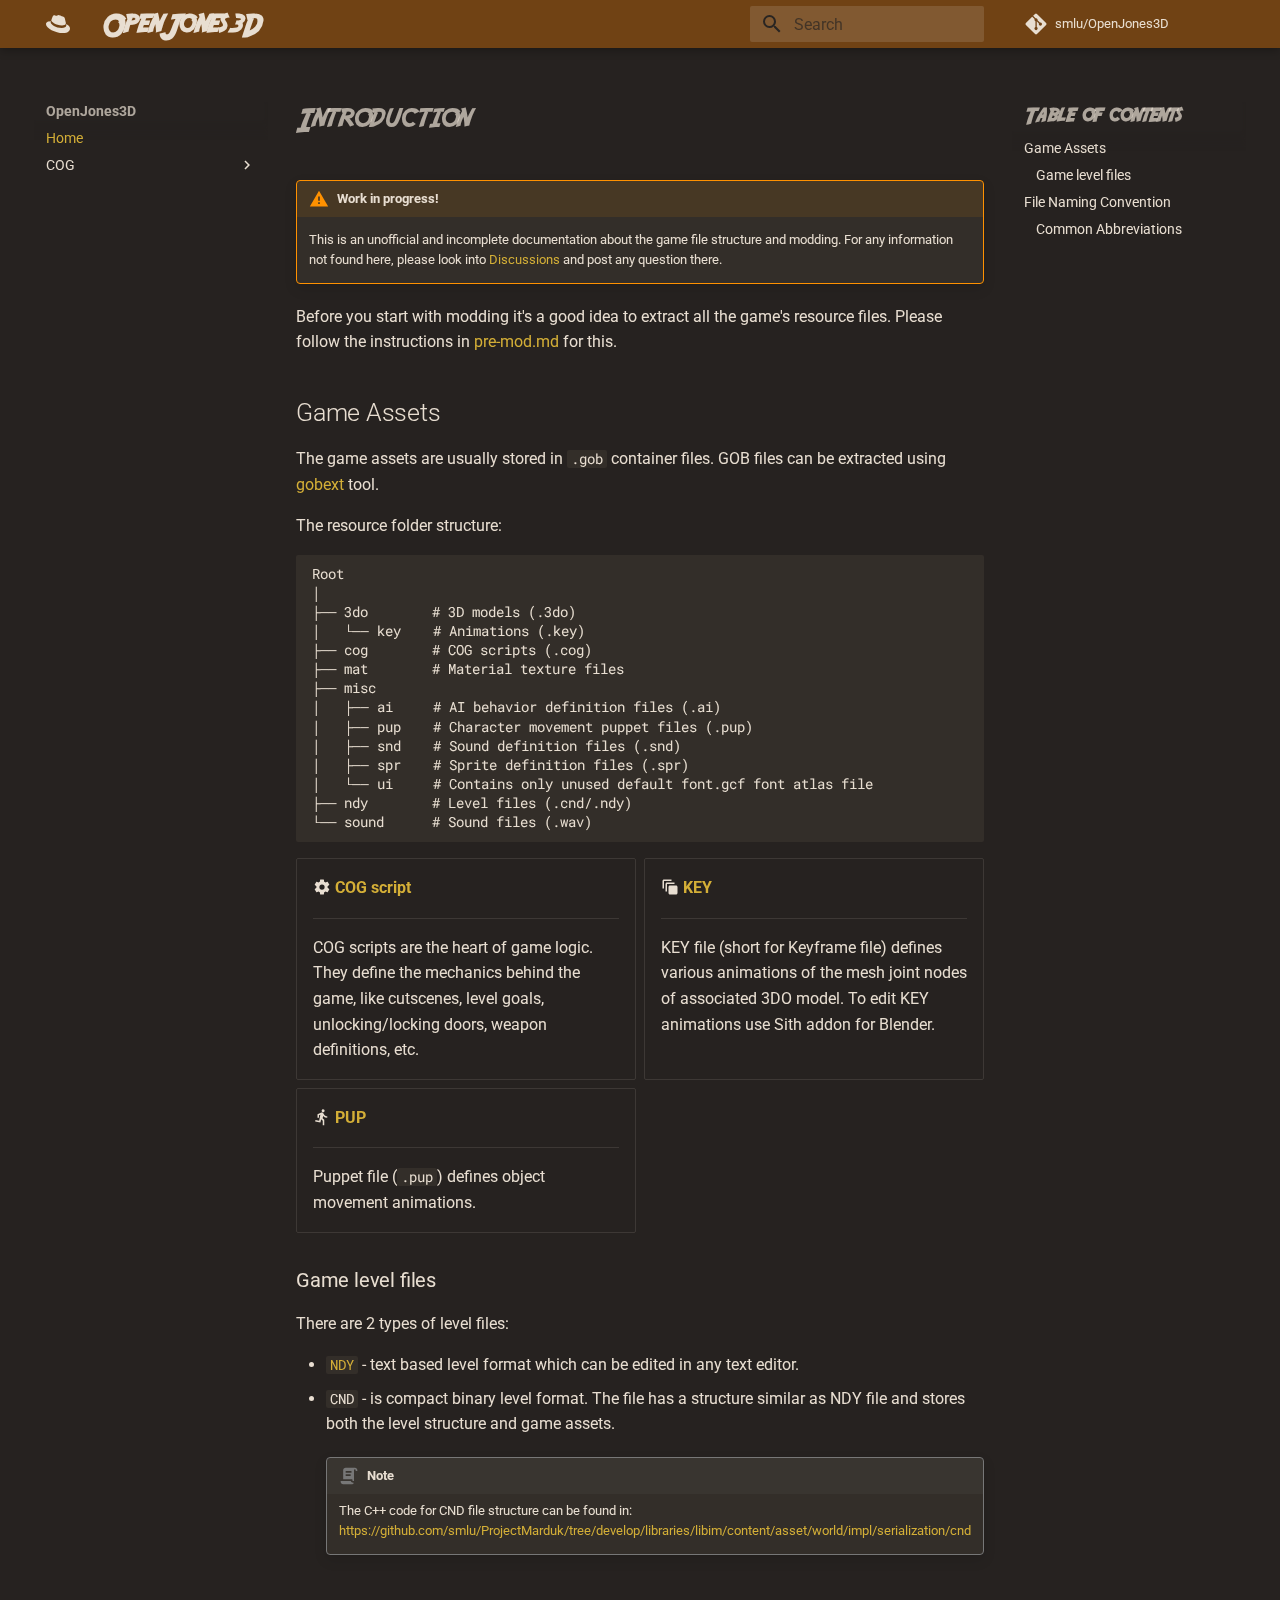
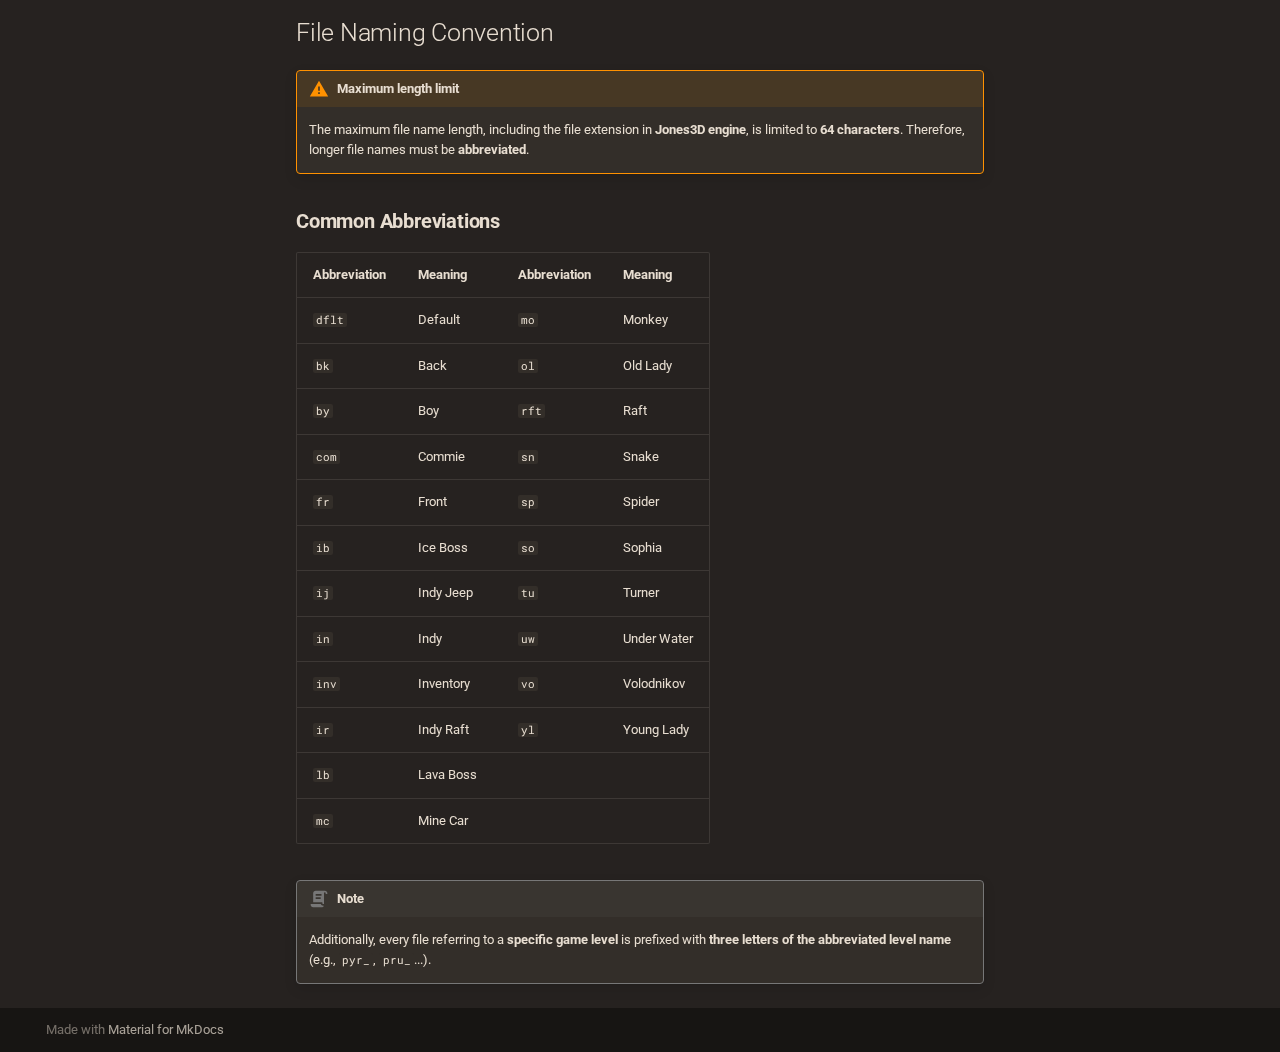
<file: index.html>
<!doctype html>
<html lang="en" class="no-js">
  <head>
    
      <meta charset="utf-8">
      <meta name="viewport" content="width=device-width,initial-scale=1">
      
      
      
      
      
        <link rel="next" href="cog/">
      
      
      <link rel="icon" href="assets/img/favicon.svg">
      <meta name="generator" content="mkdocs-1.6.1, mkdocs-material-9.6.9">
    
    
      
        <title>OpenJones3D</title>
      
    
    
      <link rel="stylesheet" href="assets/stylesheets/main.4af4bdda.min.css">
      
        
        <link rel="stylesheet" href="assets/stylesheets/palette.06af60db.min.css">
      
      
  
  
    
    
  
  
  <style>:root{--md-admonition-icon--note:url('data:image/svg+xml;charset=utf-8,%3Csvg%20xmlns%3D%22http%3A//www.w3.org/2000/svg%22%20viewBox%3D%220%200%2024%2024%22%3E%3Cpath%20d%3D%22M17.8%2020c-.4%201.2-1.5%202-2.8%202H5c-1.7%200-3-1.3-3-3v-1h12.2c.4%201.2%201.5%202%202.8%202zM19%202c1.7%200%203%201.3%203%203v1h-2V5c0-.6-.4-1-1-1s-1%20.4-1%201v13h-1c-.6%200-1-.4-1-1v-1H5V5c0-1.7%201.3-3%203-3zM8%206v2h7V6zm0%204v2h6v-2z%22/%3E%3C/svg%3E');}</style>



    
    
      
    
    
      
        
        
        <link rel="preconnect" href="https://fonts.gstatic.com" crossorigin>
        <link rel="stylesheet" href="https://fonts.googleapis.com/css?family=Roboto:300,300i,400,400i,700,700i%7CRoboto+Mono:400,400i,700,700i&display=fallback">
        <style>:root{--md-text-font:"Roboto";--md-code-font:"Roboto Mono"}</style>
      
    
    
      <link rel="stylesheet" href="assets/extra.css">
    
    <script>__md_scope=new URL(".",location),__md_hash=e=>[...e].reduce(((e,_)=>(e<<5)-e+_.charCodeAt(0)),0),__md_get=(e,_=localStorage,t=__md_scope)=>JSON.parse(_.getItem(t.pathname+"."+e)),__md_set=(e,_,t=localStorage,a=__md_scope)=>{try{t.setItem(a.pathname+"."+e,JSON.stringify(_))}catch(e){}}</script>
    
      

    
    
    
  </head>
  
  
    
    
    
    
    
    <body dir="ltr" data-md-color-scheme="indy" data-md-color-primary="indigo" data-md-color-accent="indigo">
  
    
    <input class="md-toggle" data-md-toggle="drawer" type="checkbox" id="__drawer" autocomplete="off">
    <input class="md-toggle" data-md-toggle="search" type="checkbox" id="__search" autocomplete="off">
    <label class="md-overlay" for="__drawer"></label>
    <div data-md-component="skip">
      
        
        <a href="#introduction" class="md-skip">
          Skip to content
        </a>
      
    </div>
    <div data-md-component="announce">
      
    </div>
    
    
      

  

<header class="md-header md-header--shadow" data-md-component="header">
  <nav class="md-header__inner md-grid" aria-label="Header">
    <a href="." title="OpenJones3D" class="md-header__button md-logo" aria-label="OpenJones3D" data-md-component="logo">
      
  
  <svg xmlns="http://www.w3.org/2000/svg" viewBox="0 0 24 24"><path d="M16.009 13.386c1.577 0 3.86-.326 3.86-2.202a1.8 1.8 0 0 0-.04-.431l-.94-4.08c-.216-.898-.406-1.305-1.982-2.093-1.223-.625-3.888-1.658-4.676-1.658-.733 0-.947.946-1.822.946-.842 0-1.467-.706-2.255-.706-.757 0-1.25.515-1.63 1.576 0 0-1.06 2.99-1.197 3.424a.8.8 0 0 0-.028.245c0 1.162 4.577 4.974 10.71 4.974m4.101-1.435c.218 1.032.218 1.14.218 1.277 0 1.765-1.984 2.745-4.593 2.745-5.895.004-11.06-3.451-11.06-5.734a2.3 2.3 0 0 1 .19-.925C2.746 9.415 0 9.794 0 12.217c0 3.969 9.405 8.861 16.851 8.861 5.71 0 7.149-2.582 7.149-4.62 0-1.605-1.387-3.425-3.887-4.512"/></svg>

    </a>
    <label class="md-header__button md-icon" for="__drawer">
      
      <svg xmlns="http://www.w3.org/2000/svg" viewBox="0 0 24 24"><path d="M3 6h18v2H3zm0 5h18v2H3zm0 5h18v2H3z"/></svg>
    </label>
    <div class="md-header__title" data-md-component="header-title">
      <div class="md-header__ellipsis">
        <div class="md-header__topic">
          <span class="md-ellipsis">
            OpenJones3D
          </span>
        </div>
        <div class="md-header__topic" data-md-component="header-topic">
          <span class="md-ellipsis">
            
              Home
            
          </span>
        </div>
      </div>
    </div>
    
      
    
    
    
    
      <label class="md-header__button md-icon" for="__search">
        
        <svg xmlns="http://www.w3.org/2000/svg" viewBox="0 0 24 24"><path d="M9.5 3A6.5 6.5 0 0 1 16 9.5c0 1.61-.59 3.09-1.56 4.23l.27.27h.79l5 5-1.5 1.5-5-5v-.79l-.27-.27A6.52 6.52 0 0 1 9.5 16 6.5 6.5 0 0 1 3 9.5 6.5 6.5 0 0 1 9.5 3m0 2C7 5 5 7 5 9.5S7 14 9.5 14 14 12 14 9.5 12 5 9.5 5"/></svg>
      </label>
      <div class="md-search" data-md-component="search" role="dialog">
  <label class="md-search__overlay" for="__search"></label>
  <div class="md-search__inner" role="search">
    <form class="md-search__form" name="search">
      <input type="text" class="md-search__input" name="query" aria-label="Search" placeholder="Search" autocapitalize="off" autocorrect="off" autocomplete="off" spellcheck="false" data-md-component="search-query" required>
      <label class="md-search__icon md-icon" for="__search">
        
        <svg xmlns="http://www.w3.org/2000/svg" viewBox="0 0 24 24"><path d="M9.5 3A6.5 6.5 0 0 1 16 9.5c0 1.61-.59 3.09-1.56 4.23l.27.27h.79l5 5-1.5 1.5-5-5v-.79l-.27-.27A6.52 6.52 0 0 1 9.5 16 6.5 6.5 0 0 1 3 9.5 6.5 6.5 0 0 1 9.5 3m0 2C7 5 5 7 5 9.5S7 14 9.5 14 14 12 14 9.5 12 5 9.5 5"/></svg>
        
        <svg xmlns="http://www.w3.org/2000/svg" viewBox="0 0 24 24"><path d="M20 11v2H8l5.5 5.5-1.42 1.42L4.16 12l7.92-7.92L13.5 5.5 8 11z"/></svg>
      </label>
      <nav class="md-search__options" aria-label="Search">
        
        <button type="reset" class="md-search__icon md-icon" title="Clear" aria-label="Clear" tabindex="-1">
          
          <svg xmlns="http://www.w3.org/2000/svg" viewBox="0 0 24 24"><path d="M19 6.41 17.59 5 12 10.59 6.41 5 5 6.41 10.59 12 5 17.59 6.41 19 12 13.41 17.59 19 19 17.59 13.41 12z"/></svg>
        </button>
      </nav>
      
    </form>
    <div class="md-search__output">
      <div class="md-search__scrollwrap" tabindex="0" data-md-scrollfix>
        <div class="md-search-result" data-md-component="search-result">
          <div class="md-search-result__meta">
            Initializing search
          </div>
          <ol class="md-search-result__list" role="presentation"></ol>
        </div>
      </div>
    </div>
  </div>
</div>
    
    
      <div class="md-header__source">
        <a href="https://github.com/smlu/OpenJones3D/" title="Go to repository" class="md-source" data-md-component="source">
  <div class="md-source__icon md-icon">
    
    <svg xmlns="http://www.w3.org/2000/svg" viewBox="0 0 448 512"><!--! Font Awesome Free 6.7.2 by @fontawesome - https://fontawesome.com License - https://fontawesome.com/license/free (Icons: CC BY 4.0, Fonts: SIL OFL 1.1, Code: MIT License) Copyright 2024 Fonticons, Inc.--><path d="M439.55 236.05 244 40.45a28.87 28.87 0 0 0-40.81 0l-40.66 40.63 51.52 51.52c27.06-9.14 52.68 16.77 43.39 43.68l49.66 49.66c34.23-11.8 61.18 31 35.47 56.69-26.49 26.49-70.21-2.87-56-37.34L240.22 199v121.85c25.3 12.54 22.26 41.85 9.08 55a34.34 34.34 0 0 1-48.55 0c-17.57-17.6-11.07-46.91 11.25-56v-123c-20.8-8.51-24.6-30.74-18.64-45L142.57 101 8.45 235.14a28.86 28.86 0 0 0 0 40.81l195.61 195.6a28.86 28.86 0 0 0 40.8 0l194.69-194.69a28.86 28.86 0 0 0 0-40.81"/></svg>
  </div>
  <div class="md-source__repository">
    smlu/OpenJones3D
  </div>
</a>
      </div>
    
  </nav>
  
</header>
    
    <div class="md-container" data-md-component="container">
      
      
        
          
        
      
      <main class="md-main" data-md-component="main">
        <div class="md-main__inner md-grid">
          
            
              
              <div class="md-sidebar md-sidebar--primary" data-md-component="sidebar" data-md-type="navigation" >
                <div class="md-sidebar__scrollwrap">
                  <div class="md-sidebar__inner">
                    



<nav class="md-nav md-nav--primary" aria-label="Navigation" data-md-level="0">
  <label class="md-nav__title" for="__drawer">
    <a href="." title="OpenJones3D" class="md-nav__button md-logo" aria-label="OpenJones3D" data-md-component="logo">
      
  
  <svg xmlns="http://www.w3.org/2000/svg" viewBox="0 0 24 24"><path d="M16.009 13.386c1.577 0 3.86-.326 3.86-2.202a1.8 1.8 0 0 0-.04-.431l-.94-4.08c-.216-.898-.406-1.305-1.982-2.093-1.223-.625-3.888-1.658-4.676-1.658-.733 0-.947.946-1.822.946-.842 0-1.467-.706-2.255-.706-.757 0-1.25.515-1.63 1.576 0 0-1.06 2.99-1.197 3.424a.8.8 0 0 0-.028.245c0 1.162 4.577 4.974 10.71 4.974m4.101-1.435c.218 1.032.218 1.14.218 1.277 0 1.765-1.984 2.745-4.593 2.745-5.895.004-11.06-3.451-11.06-5.734a2.3 2.3 0 0 1 .19-.925C2.746 9.415 0 9.794 0 12.217c0 3.969 9.405 8.861 16.851 8.861 5.71 0 7.149-2.582 7.149-4.62 0-1.605-1.387-3.425-3.887-4.512"/></svg>

    </a>
    OpenJones3D
  </label>
  
    <div class="md-nav__source">
      <a href="https://github.com/smlu/OpenJones3D/" title="Go to repository" class="md-source" data-md-component="source">
  <div class="md-source__icon md-icon">
    
    <svg xmlns="http://www.w3.org/2000/svg" viewBox="0 0 448 512"><!--! Font Awesome Free 6.7.2 by @fontawesome - https://fontawesome.com License - https://fontawesome.com/license/free (Icons: CC BY 4.0, Fonts: SIL OFL 1.1, Code: MIT License) Copyright 2024 Fonticons, Inc.--><path d="M439.55 236.05 244 40.45a28.87 28.87 0 0 0-40.81 0l-40.66 40.63 51.52 51.52c27.06-9.14 52.68 16.77 43.39 43.68l49.66 49.66c34.23-11.8 61.18 31 35.47 56.69-26.49 26.49-70.21-2.87-56-37.34L240.22 199v121.85c25.3 12.54 22.26 41.85 9.08 55a34.34 34.34 0 0 1-48.55 0c-17.57-17.6-11.07-46.91 11.25-56v-123c-20.8-8.51-24.6-30.74-18.64-45L142.57 101 8.45 235.14a28.86 28.86 0 0 0 0 40.81l195.61 195.6a28.86 28.86 0 0 0 40.8 0l194.69-194.69a28.86 28.86 0 0 0 0-40.81"/></svg>
  </div>
  <div class="md-source__repository">
    smlu/OpenJones3D
  </div>
</a>
    </div>
  
  <ul class="md-nav__list" data-md-scrollfix>
    
      
      
  
  
    
  
  
  
    <li class="md-nav__item md-nav__item--active">
      
      <input class="md-nav__toggle md-toggle" type="checkbox" id="__toc">
      
      
        
      
      
        <label class="md-nav__link md-nav__link--active" for="__toc">
          
  
  <span class="md-ellipsis">
    Home
    
  </span>
  

          <span class="md-nav__icon md-icon"></span>
        </label>
      
      <a href="." class="md-nav__link md-nav__link--active">
        
  
  <span class="md-ellipsis">
    Home
    
  </span>
  

      </a>
      
        

<nav class="md-nav md-nav--secondary" aria-label="Table of contents">
  
  
  
    
  
  
    <label class="md-nav__title" for="__toc">
      <span class="md-nav__icon md-icon"></span>
      Table of contents
    </label>
    <ul class="md-nav__list" data-md-component="toc" data-md-scrollfix>
      
        <li class="md-nav__item">
  <a href="#game-assets" class="md-nav__link">
    <span class="md-ellipsis">
      Game Assets
    </span>
  </a>
  
    <nav class="md-nav" aria-label="Game Assets">
      <ul class="md-nav__list">
        
          <li class="md-nav__item">
  <a href="#game-level-files" class="md-nav__link">
    <span class="md-ellipsis">
      Game level files
    </span>
  </a>
  
</li>
        
      </ul>
    </nav>
  
</li>
      
        <li class="md-nav__item">
  <a href="#file-naming-convention" class="md-nav__link">
    <span class="md-ellipsis">
      File Naming Convention
    </span>
  </a>
  
    <nav class="md-nav" aria-label="File Naming Convention">
      <ul class="md-nav__list">
        
          <li class="md-nav__item">
  <a href="#common-abbreviations" class="md-nav__link">
    <span class="md-ellipsis">
      Common Abbreviations
    </span>
  </a>
  
</li>
        
      </ul>
    </nav>
  
</li>
      
    </ul>
  
</nav>
      
    </li>
  

    
      
      
  
  
  
  
    
    
      
        
          
        
      
        
      
        
      
        
      
        
      
        
      
        
      
        
      
        
      
        
      
    
    
    
    <li class="md-nav__item md-nav__item--nested">
      
        
        
        <input class="md-nav__toggle md-toggle " type="checkbox" id="__nav_2" >
        
          
          
          <div class="md-nav__link md-nav__container">
            <a href="cog/" class="md-nav__link ">
              
  
  <span class="md-ellipsis">
    COG
    
  </span>
  

            </a>
            
              
              <label class="md-nav__link " for="__nav_2" id="__nav_2_label" tabindex="0">
                <span class="md-nav__icon md-icon"></span>
              </label>
            
          </div>
        
        <nav class="md-nav" data-md-level="1" aria-labelledby="__nav_2_label" aria-expanded="false">
          <label class="md-nav__title" for="__nav_2">
            <span class="md-nav__icon md-icon"></span>
            COG
          </label>
          <ul class="md-nav__list" data-md-scrollfix>
            
              
            
              
                
  
  
  
  
    <li class="md-nav__item">
      <a href="cog/cog_ai/" class="md-nav__link">
        
  
  <span class="md-ellipsis">
    AI COG functions
    
  </span>
  

      </a>
    </li>
  

              
            
              
                
  
  
  
  
    <li class="md-nav__item">
      <a href="cog/cog_jones/" class="md-nav__link">
        
  
  <span class="md-ellipsis">
    Jones System COG functions
    
  </span>
  

      </a>
    </li>
  

              
            
              
                
  
  
  
  
    <li class="md-nav__item">
      <a href="cog/cog_player/" class="md-nav__link">
        
  
  <span class="md-ellipsis">
    Player COG functions
    
  </span>
  

      </a>
    </li>
  

              
            
              
                
  
  
  
  
    <li class="md-nav__item">
      <a href="cog/cog_sector/" class="md-nav__link">
        
  
  <span class="md-ellipsis">
    Sector COG functions
    
  </span>
  

      </a>
    </li>
  

              
            
              
                
  
  
  
  
    <li class="md-nav__item">
      <a href="cog/cog_sound/" class="md-nav__link">
        
  
  <span class="md-ellipsis">
    Sound COG functions
    
  </span>
  

      </a>
    </li>
  

              
            
              
                
  
  
  
  
    <li class="md-nav__item">
      <a href="cog/cog_surface/" class="md-nav__link">
        
  
  <span class="md-ellipsis">
    Surface COG functions
    
  </span>
  

      </a>
    </li>
  

              
            
              
                
  
  
  
  
    <li class="md-nav__item">
      <a href="cog/cog_system/" class="md-nav__link">
        
  
  <span class="md-ellipsis">
    System COG functions
    
  </span>
  

      </a>
    </li>
  

              
            
              
                
  
  
  
  
    <li class="md-nav__item">
      <a href="cog/cog_thing/" class="md-nav__link">
        
  
  <span class="md-ellipsis">
    Thing COG functions
    
  </span>
  

      </a>
    </li>
  

              
            
              
                
  
  
  
  
    <li class="md-nav__item">
      <a href="cog/cog_voice/" class="md-nav__link">
        
  
  <span class="md-ellipsis">
    Voice COG functions
    
  </span>
  

      </a>
    </li>
  

              
            
          </ul>
        </nav>
      
    </li>
  

    
  </ul>
</nav>
                  </div>
                </div>
              </div>
            
            
              
              <div class="md-sidebar md-sidebar--secondary" data-md-component="sidebar" data-md-type="toc" >
                <div class="md-sidebar__scrollwrap">
                  <div class="md-sidebar__inner">
                    

<nav class="md-nav md-nav--secondary" aria-label="Table of contents">
  
  
  
    
  
  
    <label class="md-nav__title" for="__toc">
      <span class="md-nav__icon md-icon"></span>
      Table of contents
    </label>
    <ul class="md-nav__list" data-md-component="toc" data-md-scrollfix>
      
        <li class="md-nav__item">
  <a href="#game-assets" class="md-nav__link">
    <span class="md-ellipsis">
      Game Assets
    </span>
  </a>
  
    <nav class="md-nav" aria-label="Game Assets">
      <ul class="md-nav__list">
        
          <li class="md-nav__item">
  <a href="#game-level-files" class="md-nav__link">
    <span class="md-ellipsis">
      Game level files
    </span>
  </a>
  
</li>
        
      </ul>
    </nav>
  
</li>
      
        <li class="md-nav__item">
  <a href="#file-naming-convention" class="md-nav__link">
    <span class="md-ellipsis">
      File Naming Convention
    </span>
  </a>
  
    <nav class="md-nav" aria-label="File Naming Convention">
      <ul class="md-nav__list">
        
          <li class="md-nav__item">
  <a href="#common-abbreviations" class="md-nav__link">
    <span class="md-ellipsis">
      Common Abbreviations
    </span>
  </a>
  
</li>
        
      </ul>
    </nav>
  
</li>
      
    </ul>
  
</nav>
                  </div>
                </div>
              </div>
            
          
          
            <div class="md-content" data-md-component="content">
              <article class="md-content__inner md-typeset">
                
                  


  
  


<h1 id="introduction">Introduction</h1>
<div class="admonition warning">
<p class="admonition-title">Work in progress!</p>
<p>This is an unofficial and incomplete documentation about the game file structure and modding. For any information not found here, please look into <a href="https://github.com/Jones3D-The-Infernal-Engine/Documentation/discussions">Discussions</a> and post any question there.</p>
</div>
<p>Before you start with modding it's a good idea to extract all the game's resource files. Please follow the instructions in <a href="pre-mod.md">pre-mod.md</a> for this.</p>
<h2 id="game-assets">Game Assets</h2>
<p>The game assets are usually stored in <code>.gob</code> container files.
GOB files can be extracted using <a href="https://github.com/smlu/ProjectMarduk/releases">gobext</a> tool.</p>
<p>The resource folder structure:</p>
<div class="highlight"><pre><span></span><code>Root
│
├── 3do        # 3D models (.3do)
│   └── key    # Animations (.key)
├── cog        # COG scripts (.cog)
├── mat        # Material texture files
├── misc
│   ├── ai     # AI behavior definition files (.ai)
│   ├── pup    # Character movement puppet files (.pup)
│   ├── snd    # Sound definition files (.snd)
│   ├── spr    # Sprite definition files (.spr)
│   └── ui     # Contains only unused default font.gcf font atlas file
├── ndy        # Level files (.cnd/.ndy)
└── sound      # Sound files (.wav)
</code></pre></div>
<div class="grid cards">
<ul>
<li>
<p><span class="twemoji"><svg xmlns="http://www.w3.org/2000/svg" viewBox="0 0 24 24"><path d="M12 15.5A3.5 3.5 0 0 1 8.5 12 3.5 3.5 0 0 1 12 8.5a3.5 3.5 0 0 1 3.5 3.5 3.5 3.5 0 0 1-3.5 3.5m7.43-2.53c.04-.32.07-.64.07-.97s-.03-.66-.07-1l2.11-1.63c.19-.15.24-.42.12-.64l-2-3.46c-.12-.22-.39-.31-.61-.22l-2.49 1c-.52-.39-1.06-.73-1.69-.98l-.37-2.65A.506.506 0 0 0 14 2h-4c-.25 0-.46.18-.5.42l-.37 2.65c-.63.25-1.17.59-1.69.98l-2.49-1c-.22-.09-.49 0-.61.22l-2 3.46c-.13.22-.07.49.12.64L4.57 11c-.04.34-.07.67-.07 1s.03.65.07.97l-2.11 1.66c-.19.15-.25.42-.12.64l2 3.46c.12.22.39.3.61.22l2.49-1.01c.52.4 1.06.74 1.69.99l.37 2.65c.04.24.25.42.5.42h4c.25 0 .46-.18.5-.42l.37-2.65c.63-.26 1.17-.59 1.69-.99l2.49 1.01c.22.08.49 0 .61-.22l2-3.46c.12-.22.07-.49-.12-.64z"/></svg></span> <a href="cog/"><strong>COG script</strong></a></p>
<hr />
<p>COG scripts are the heart of game logic. They define the mechanics behind the game, like cutscenes, level goals, unlocking/locking doors, weapon definitions, etc.</p>
</li>
<li>
<p><span class="twemoji"><svg xmlns="http://www.w3.org/2000/svg" viewBox="0 0 24 24"><path d="M4 2c-1.11 0-2 .89-2 2v10h2V4h10V2zm4 4c-1.11 0-2 .89-2 2v10h2V8h10V6zm4 4c-1.11 0-2 .89-2 2v8c0 1.11.89 2 2 2h8c1.11 0 2-.89 2-2v-8c0-1.11-.89-2-2-2z"/></svg></span> <a href="key.md"><strong>KEY</strong></a></p>
<hr />
<p>KEY file (short for Keyframe file) defines various animations of the mesh joint nodes of associated 3DO model. To edit KEY animations use Sith addon for Blender.</p>
</li>
<li>
<p><span class="twemoji"><svg xmlns="http://www.w3.org/2000/svg" viewBox="0 0 24 24"><path d="M13.5 5.5c1.09 0 2-.92 2-2a2 2 0 0 0-2-2c-1.11 0-2 .88-2 2 0 1.08.89 2 2 2M9.89 19.38l1-4.38L13 17v6h2v-7.5l-2.11-2 .61-3A7.3 7.3 0 0 0 19 13v-2c-1.91 0-3.5-1-4.31-2.42l-1-1.58c-.4-.62-1-1-1.69-1-.31 0-.5.08-.81.08L6 8.28V13h2V9.58l1.79-.7L8.19 17l-4.9-1-.4 2z"/></svg></span> <a href="pup.md"><strong>PUP</strong></a></p>
<hr />
<p>Puppet file (<code>.pup</code>) defines object movement animations.</p>
</li>
</ul>
</div>
<h3 id="game-level-files">Game level files</h3>
<p>There are 2 types of level files:</p>
<ul>
<li><a href="ndy.md"><code>NDY</code></a> - text based level format which can be edited in any text editor.</li>
<li>
<p><code>CND</code> - is compact binary level format. The file has a structure similar as NDY file and stores both the level structure and game assets.</p>
<div class="admonition note">
<p class="admonition-title">Note</p>
<p>The C++ code for CND file structure can be found in: <a href="https://github.com/smlu/ProjectMarduk/tree/develop/libraries/libim/content/asset/world/impl/serialization/cnd">https://github.com/smlu/ProjectMarduk/tree/develop/libraries/libim/content/asset/world/impl/serialization/cnd</a></p>
</div>
</li>
</ul>
<h2 id="file-naming-convention">File Naming Convention</h2>
<div class="admonition warning">
<p class="admonition-title">Maximum length limit</p>
<p>The maximum file name length, including the file extension in <strong>Jones3D engine</strong>, is limited to <strong>64 characters</strong>. Therefore, longer file names must be <strong>abbreviated</strong>.  </p>
</div>
<h3 id="common-abbreviations"><strong>Common Abbreviations</strong></h3>
<table>
<thead>
<tr>
<th>Abbreviation</th>
<th>Meaning</th>
<th>Abbreviation</th>
<th>Meaning</th>
</tr>
</thead>
<tbody>
<tr>
<td><code>dflt</code></td>
<td>Default</td>
<td><code>mo</code></td>
<td>Monkey</td>
</tr>
<tr>
<td><code>bk</code></td>
<td>Back</td>
<td><code>ol</code></td>
<td>Old Lady</td>
</tr>
<tr>
<td><code>by</code></td>
<td>Boy</td>
<td><code>rft</code></td>
<td>Raft</td>
</tr>
<tr>
<td><code>com</code></td>
<td>Commie</td>
<td><code>sn</code></td>
<td>Snake</td>
</tr>
<tr>
<td><code>fr</code></td>
<td>Front</td>
<td><code>sp</code></td>
<td>Spider</td>
</tr>
<tr>
<td><code>ib</code></td>
<td>Ice Boss</td>
<td><code>so</code></td>
<td>Sophia</td>
</tr>
<tr>
<td><code>ij</code></td>
<td>Indy Jeep</td>
<td><code>tu</code></td>
<td>Turner</td>
</tr>
<tr>
<td><code>in</code></td>
<td>Indy</td>
<td><code>uw</code></td>
<td>Under Water</td>
</tr>
<tr>
<td><code>inv</code></td>
<td>Inventory</td>
<td><code>vo</code></td>
<td>Volodnikov</td>
</tr>
<tr>
<td><code>ir</code></td>
<td>Indy Raft</td>
<td><code>yl</code></td>
<td>Young Lady</td>
</tr>
<tr>
<td><code>lb</code></td>
<td>Lava Boss</td>
<td></td>
<td></td>
</tr>
<tr>
<td><code>mc</code></td>
<td>Mine Car</td>
<td></td>
<td></td>
</tr>
</tbody>
</table>
<div class="admonition note">
<p class="admonition-title">Note</p>
<p>Additionally, every file referring to a <strong>specific game level</strong> is prefixed with <strong>three letters of the abbreviated level name</strong> (e.g., <code>pyr_</code>, <code>pru_</code>...).</p>
</div>












                
              </article>
            </div>
          
          
<script>var target=document.getElementById(location.hash.slice(1));target&&target.name&&(target.checked=target.name.startsWith("__tabbed_"))</script>
        </div>
        
          <button type="button" class="md-top md-icon" data-md-component="top" hidden>
  
  <svg xmlns="http://www.w3.org/2000/svg" viewBox="0 0 24 24"><path d="M13 20h-2V8l-5.5 5.5-1.42-1.42L12 4.16l7.92 7.92-1.42 1.42L13 8z"/></svg>
  Back to top
</button>
        
      </main>
      
        <footer class="md-footer">
  
  <div class="md-footer-meta md-typeset">
    <div class="md-footer-meta__inner md-grid">
      <div class="md-copyright">
  
  
    Made with
    <a href="https://squidfunk.github.io/mkdocs-material/" target="_blank" rel="noopener">
      Material for MkDocs
    </a>
  
</div>
      
    </div>
  </div>
</footer>
      
    </div>
    <div class="md-dialog" data-md-component="dialog">
      <div class="md-dialog__inner md-typeset"></div>
    </div>
    
    
    <script id="__config" type="application/json">{"base": ".", "features": ["navigation.indexes", "navigation.top"], "search": "assets/javascripts/workers/search.f8cc74c7.min.js", "translations": {"clipboard.copied": "Copied to clipboard", "clipboard.copy": "Copy to clipboard", "search.result.more.one": "1 more on this page", "search.result.more.other": "# more on this page", "search.result.none": "No matching documents", "search.result.one": "1 matching document", "search.result.other": "# matching documents", "search.result.placeholder": "Type to start searching", "search.result.term.missing": "Missing", "select.version": "Select version"}}</script>
    
    
      <script src="assets/javascripts/bundle.c8b220af.min.js"></script>
      
    
  </body>
</html>
</file>
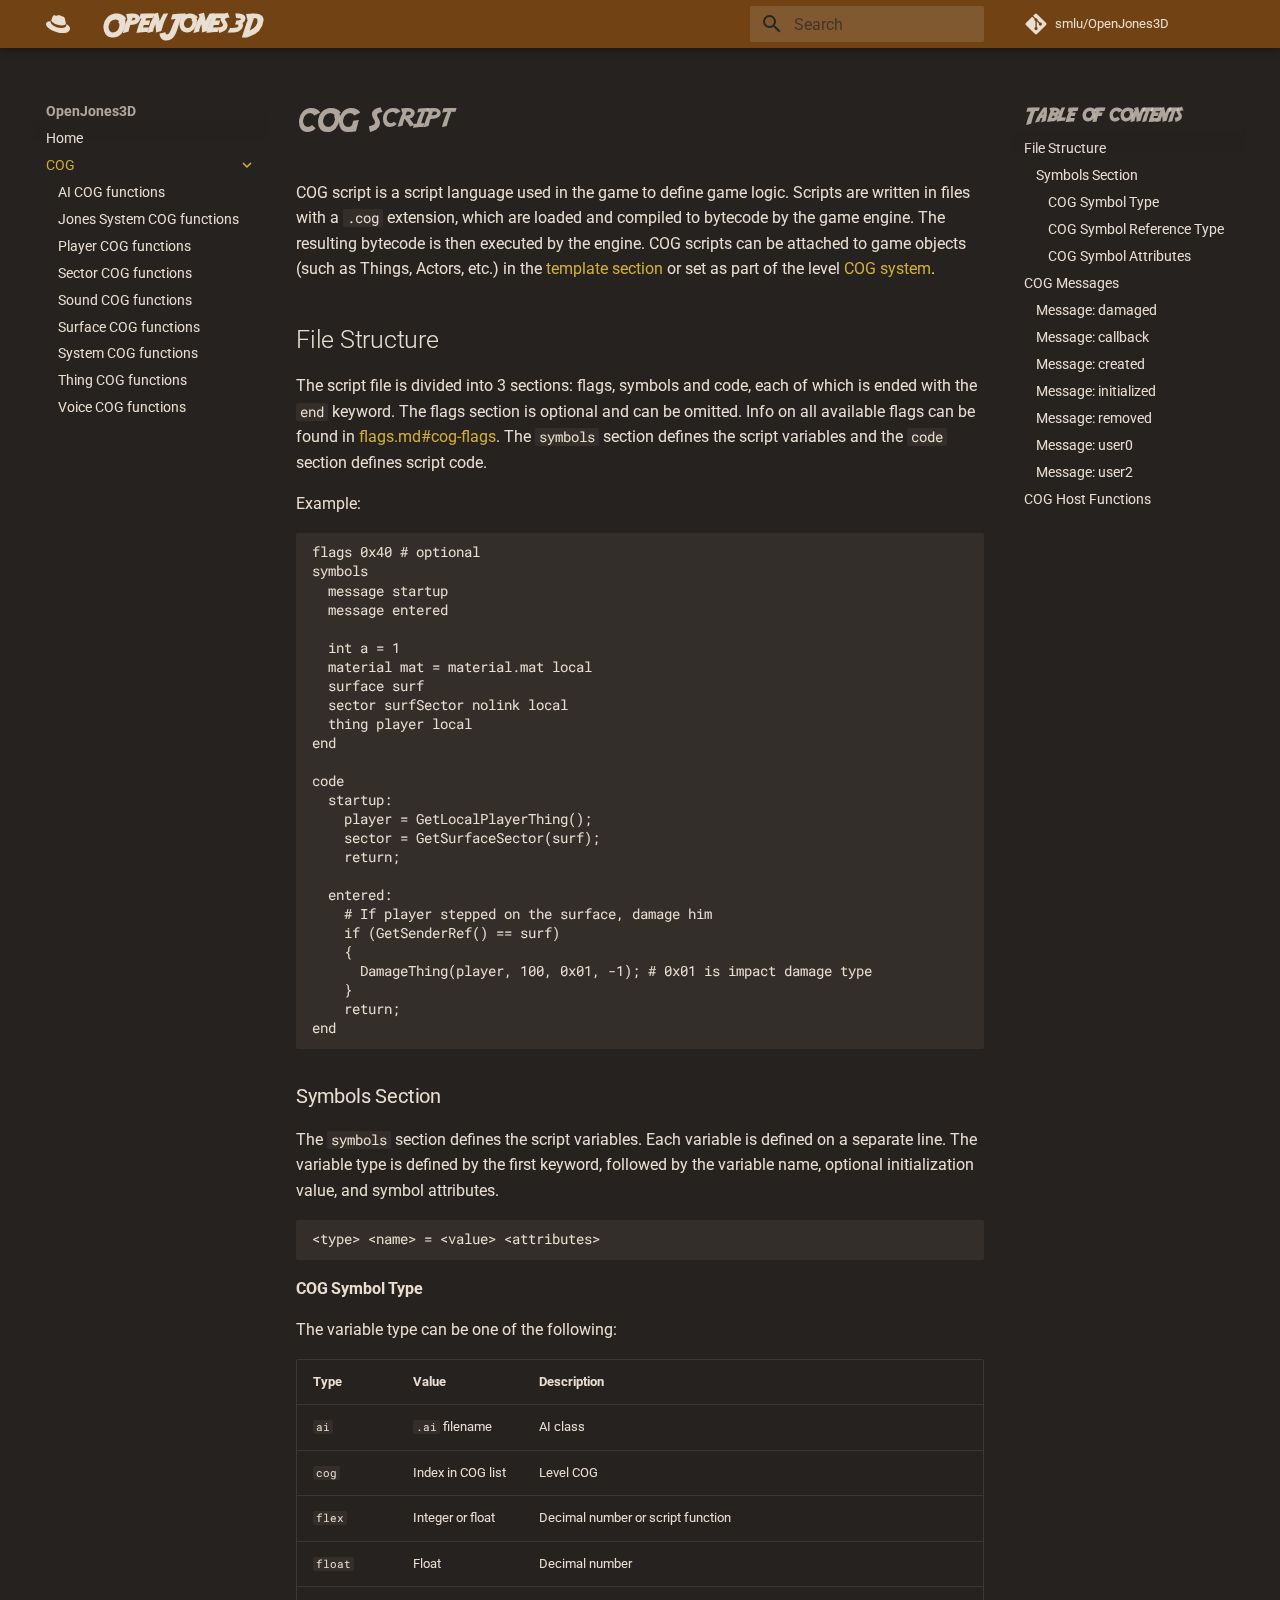
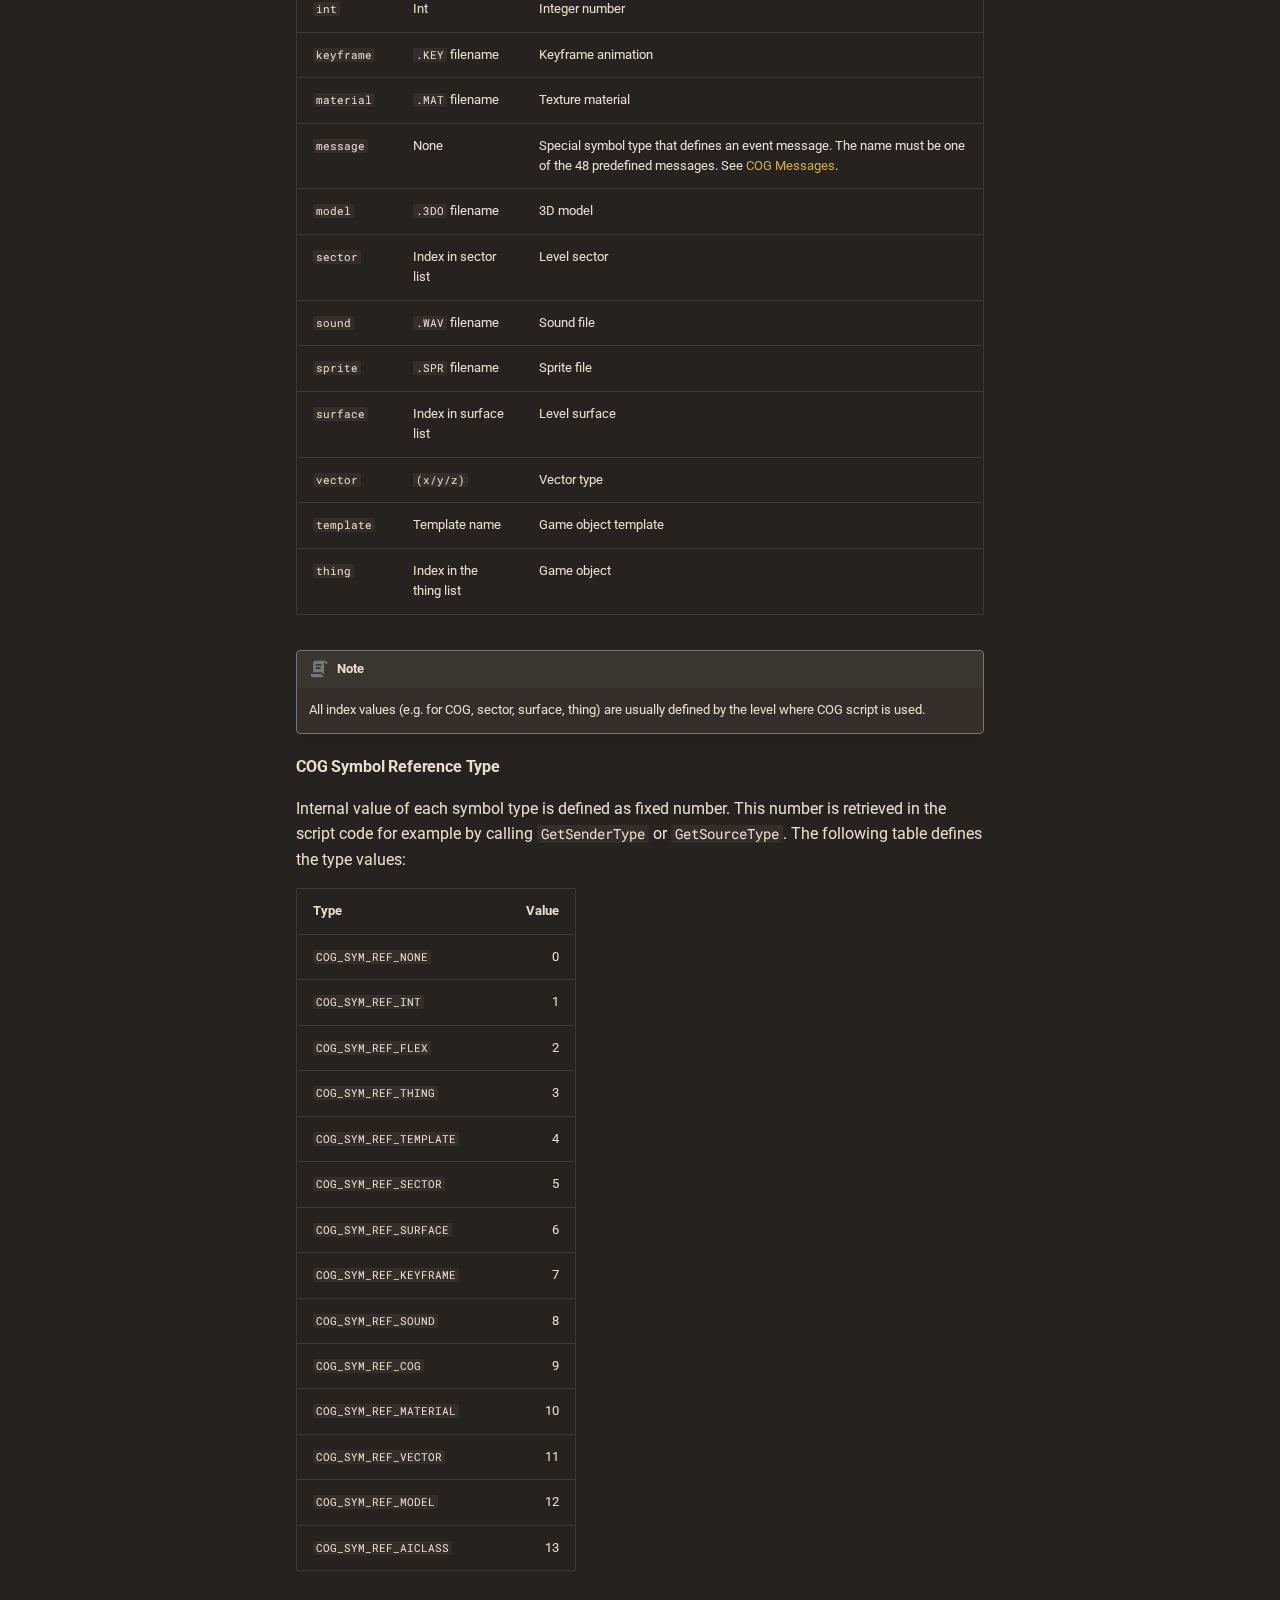
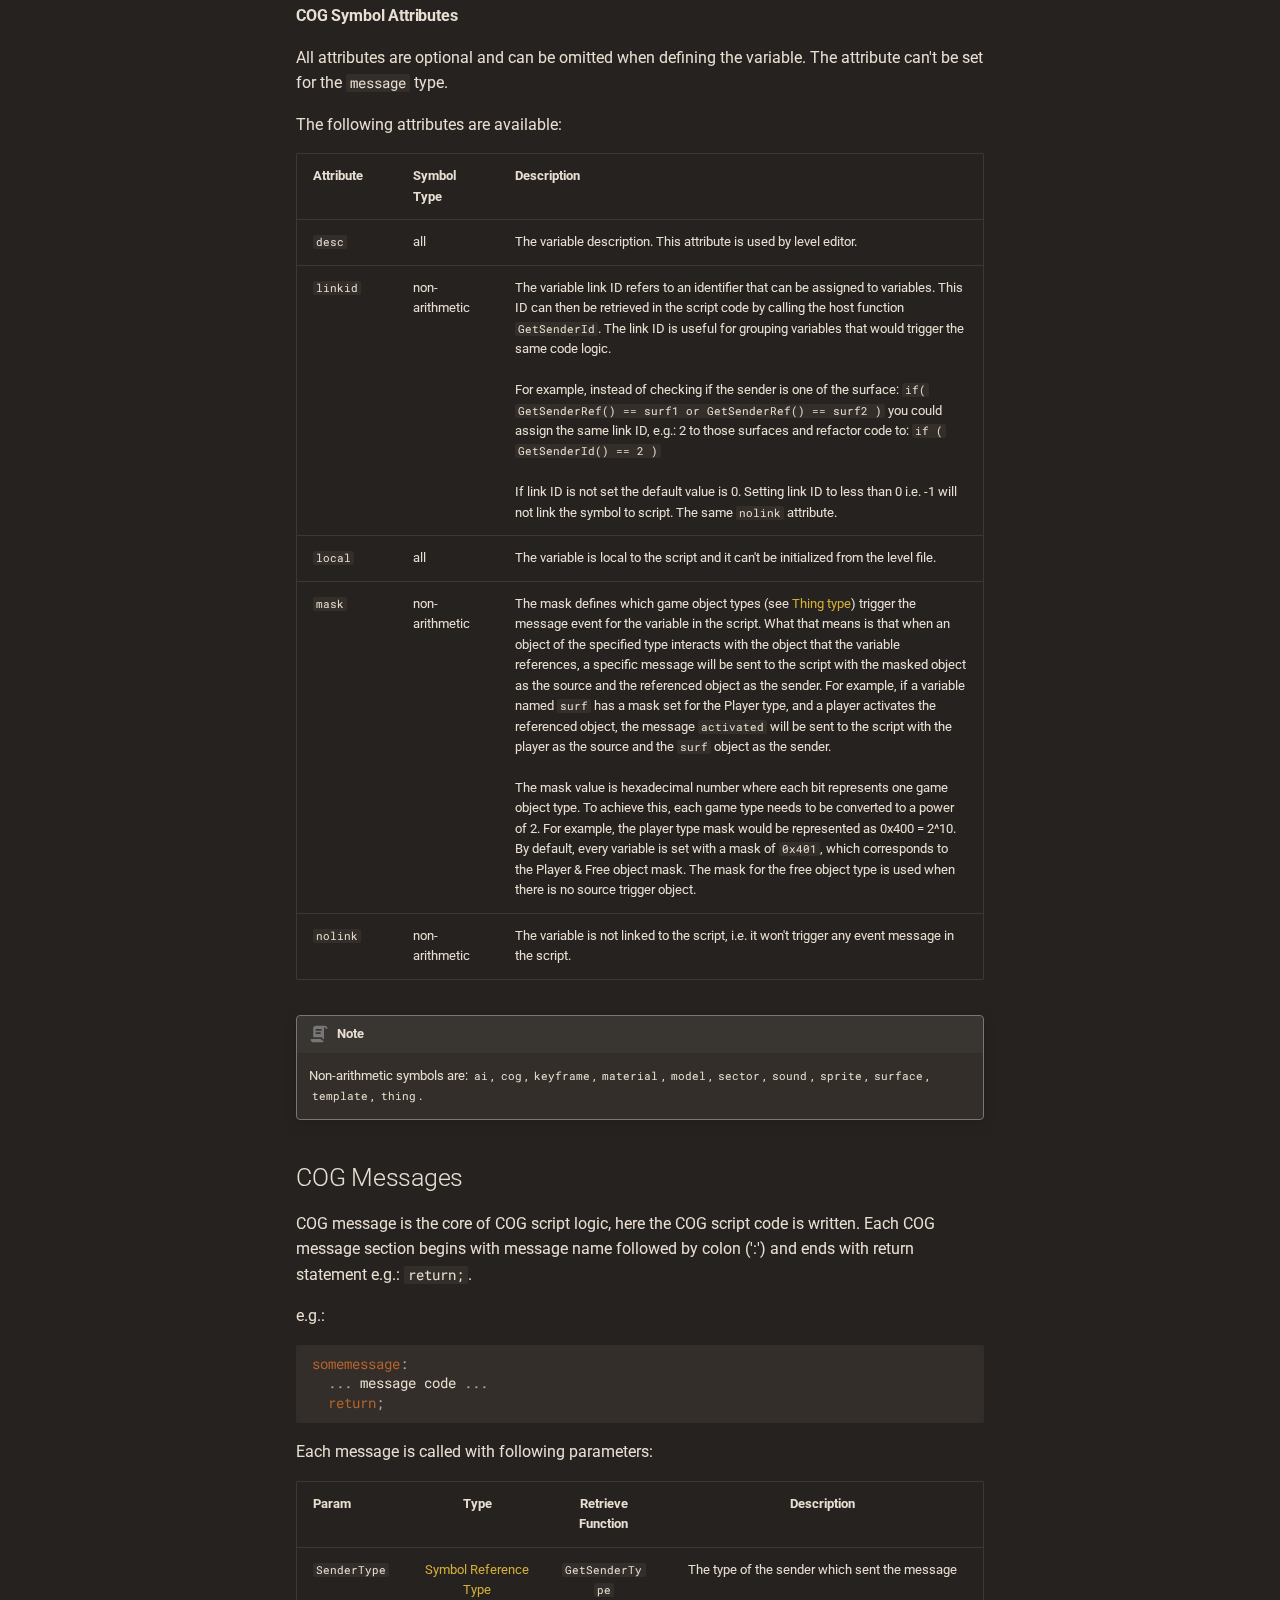
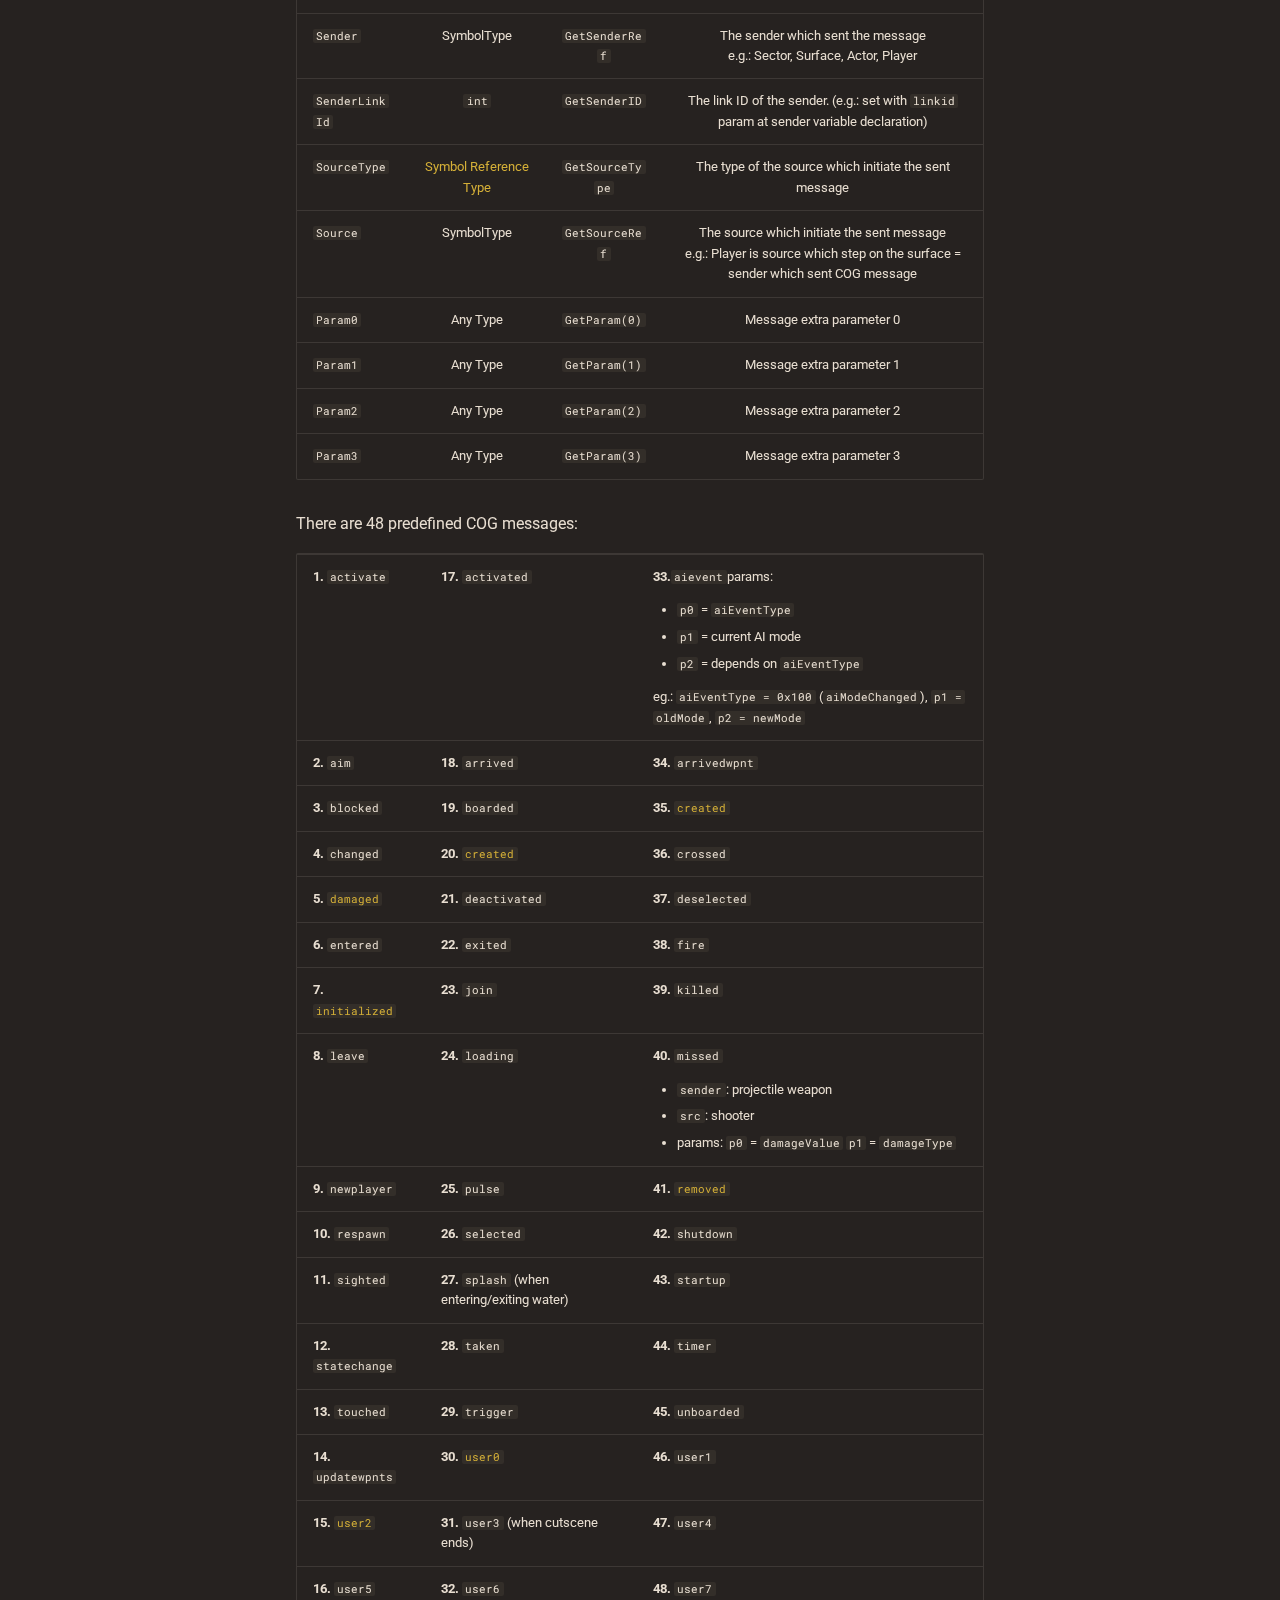
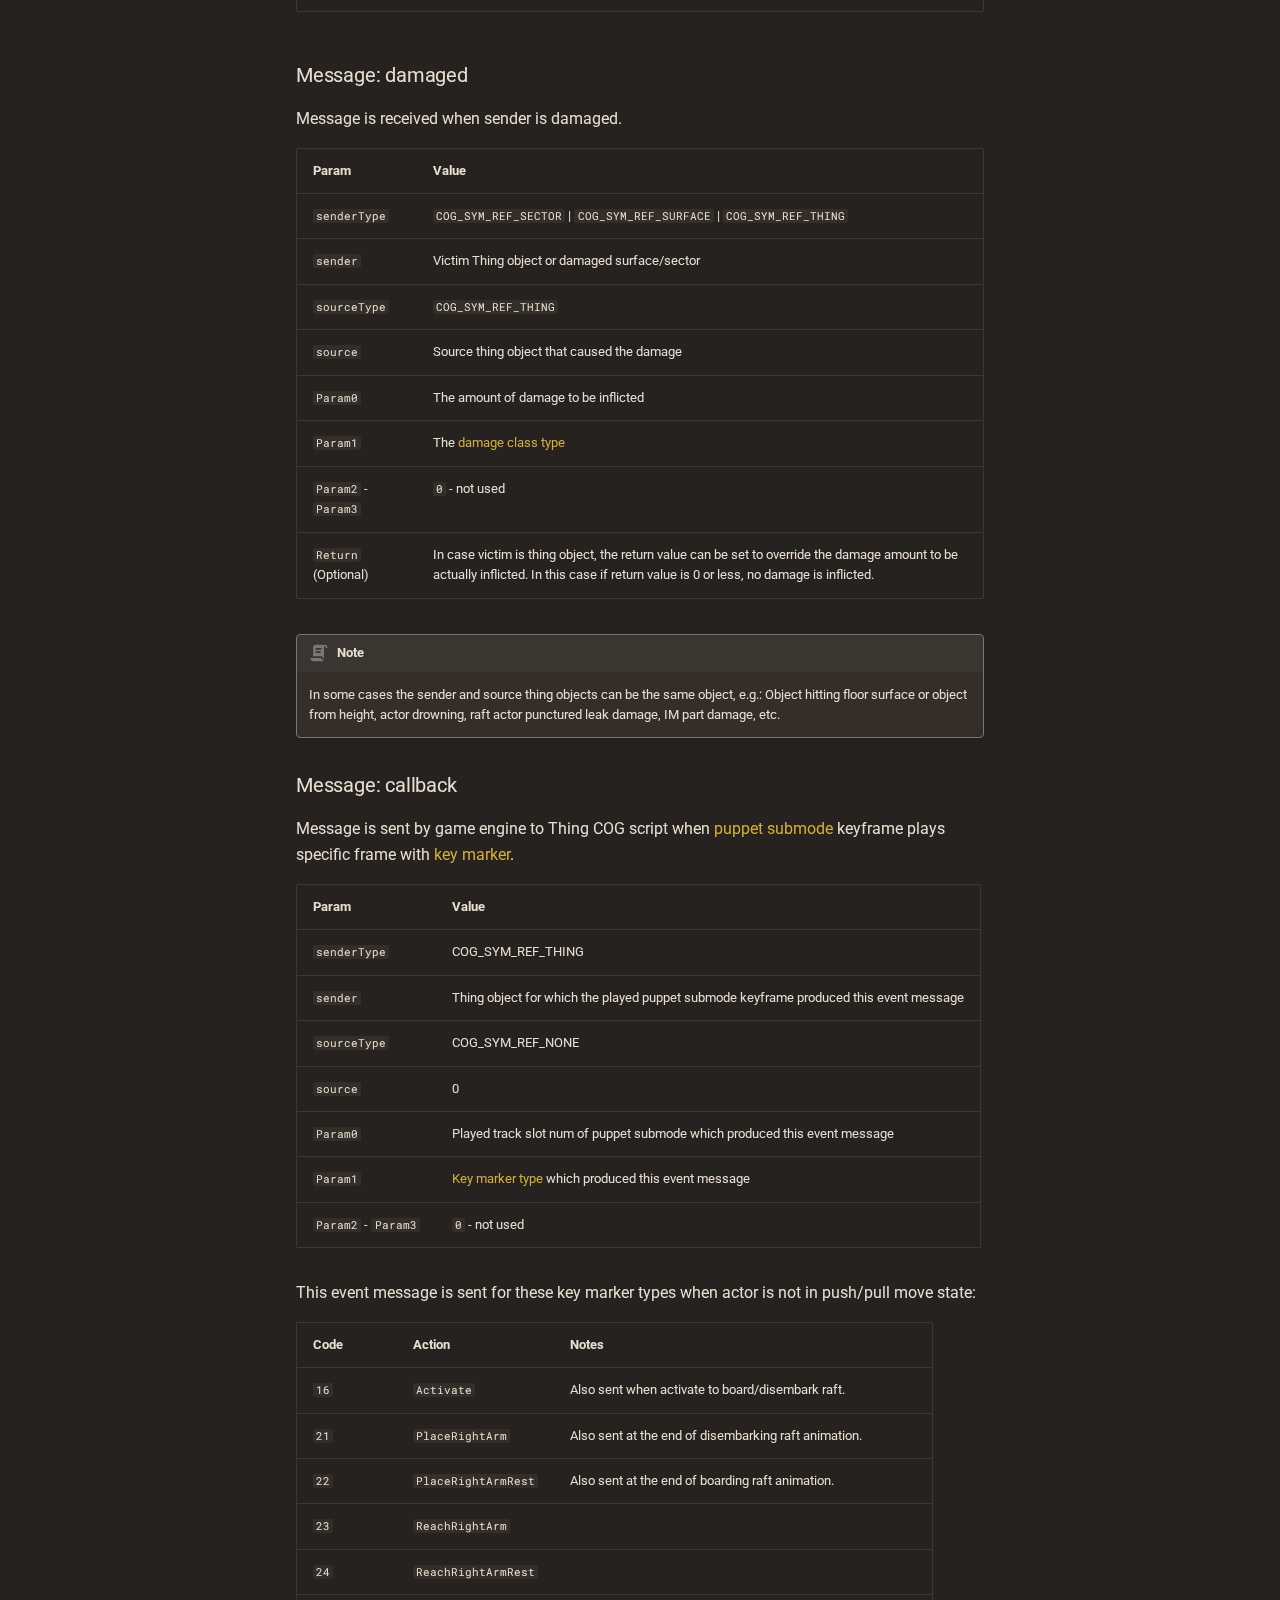
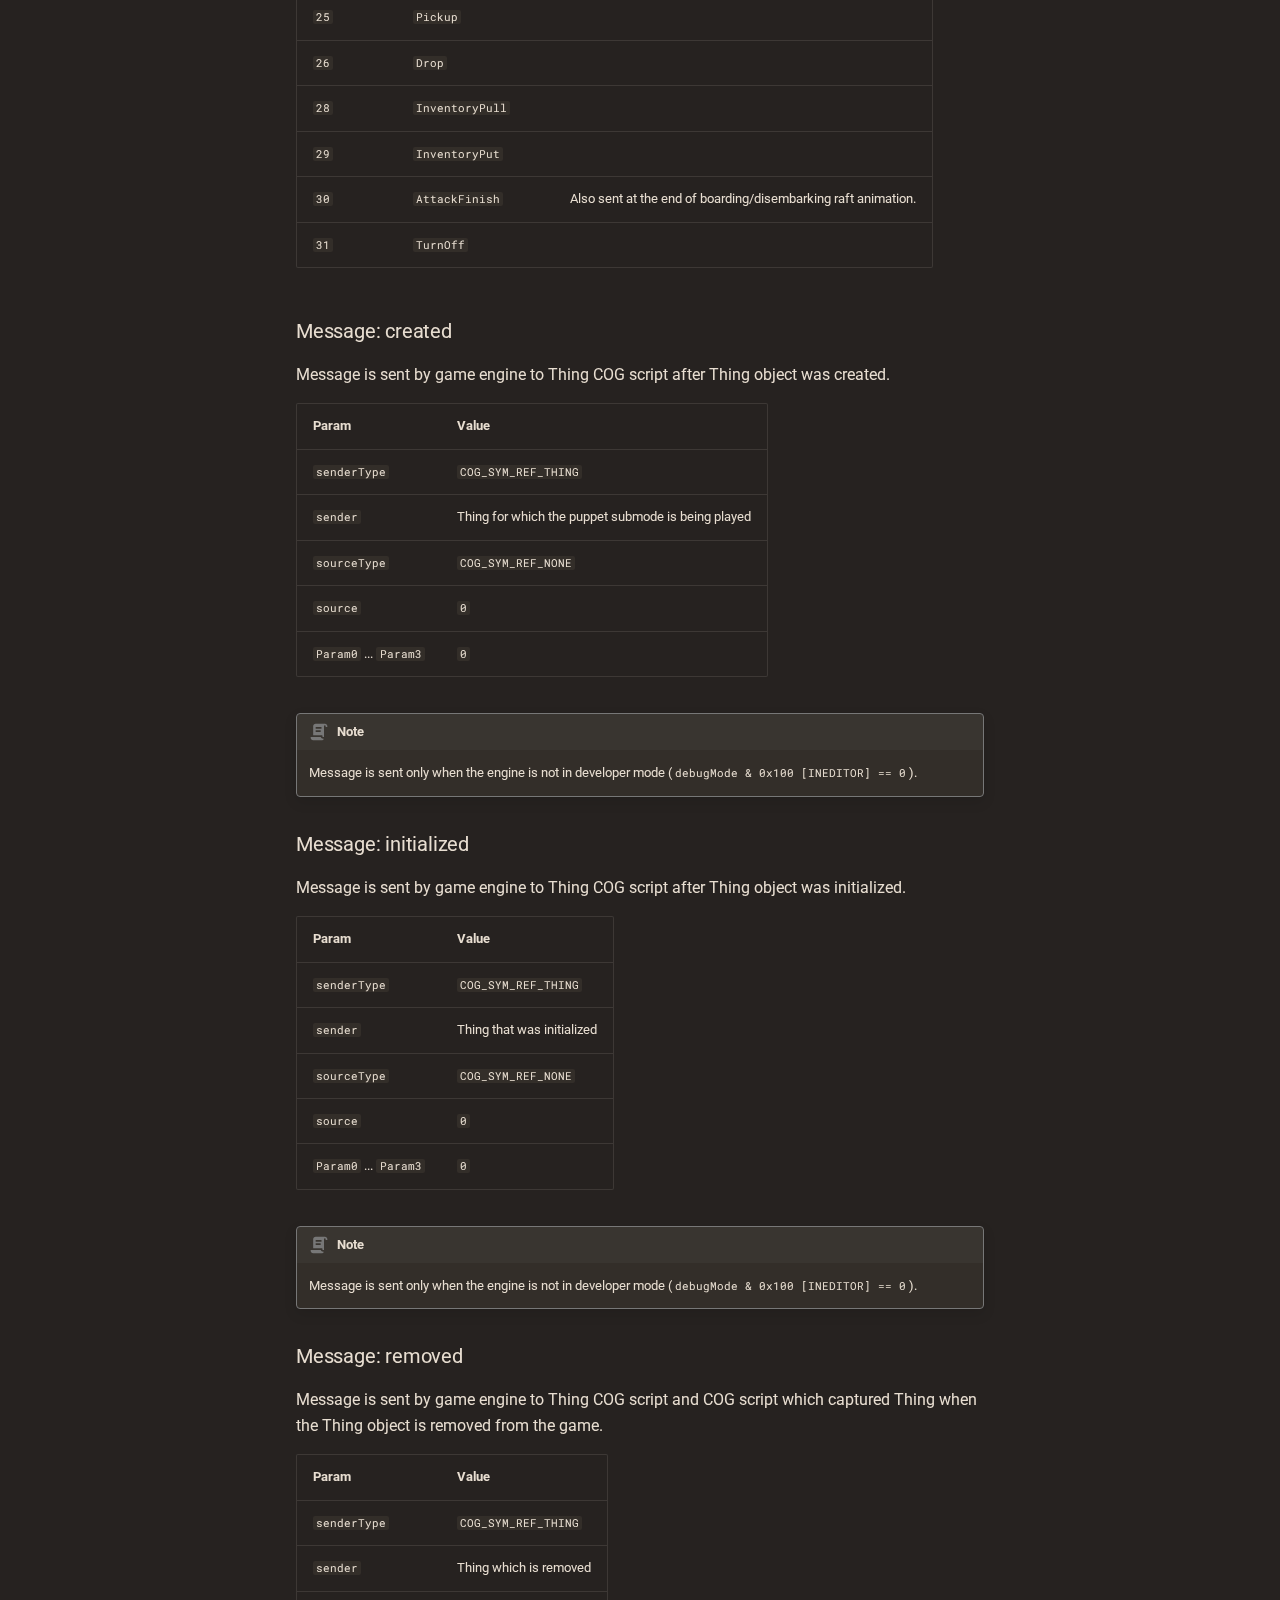
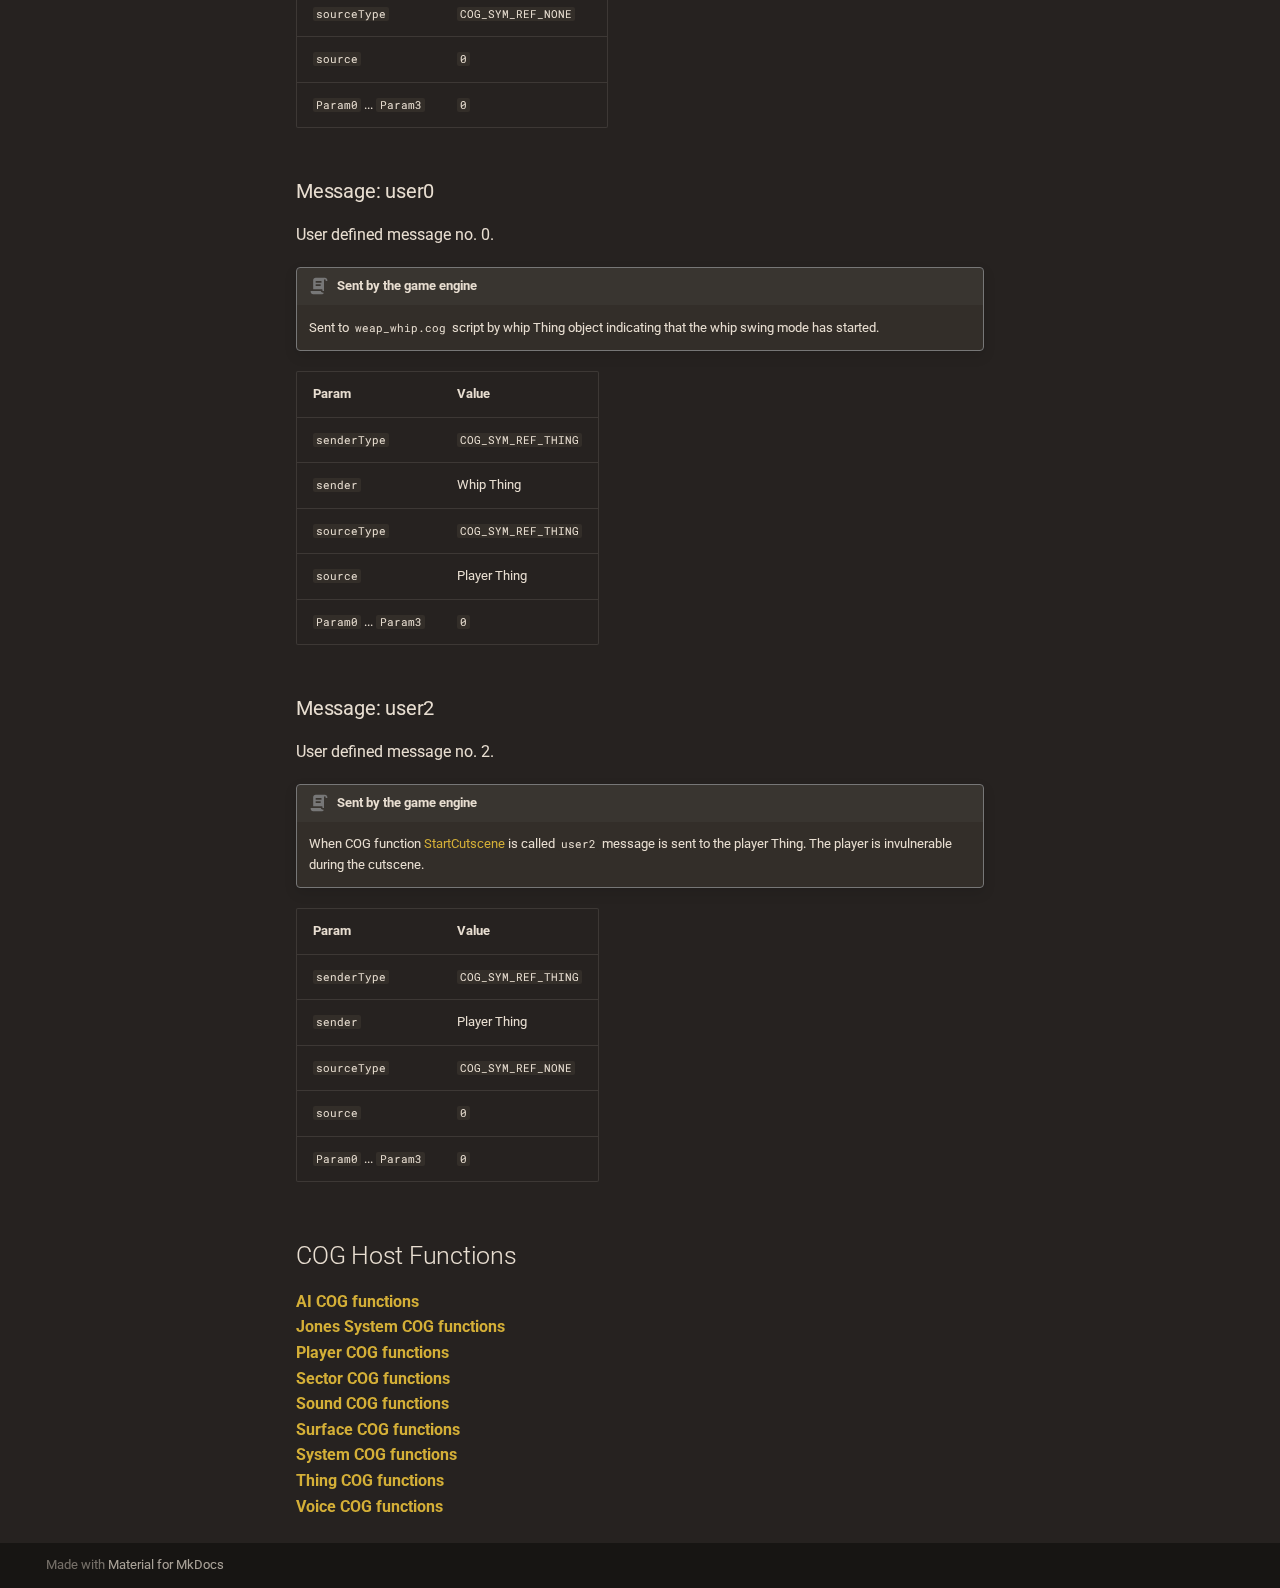
<file: cog/index.html>
<!doctype html>
<html lang="en" class="no-js">
  <head>
    
      <meta charset="utf-8">
      <meta name="viewport" content="width=device-width,initial-scale=1">
      
      
      
      
        <link rel="prev" href="..">
      
      
        <link rel="next" href="cog_ai/">
      
      
      <link rel="icon" href="../assets/img/favicon.svg">
      <meta name="generator" content="mkdocs-1.6.1, mkdocs-material-9.6.9">
    
    
      
        <title>COG Script - OpenJones3D</title>
      
    
    
      <link rel="stylesheet" href="../assets/stylesheets/main.4af4bdda.min.css">
      
        
        <link rel="stylesheet" href="../assets/stylesheets/palette.06af60db.min.css">
      
      
  
  
    
    
  
  
  <style>:root{--md-admonition-icon--note:url('data:image/svg+xml;charset=utf-8,%3Csvg%20xmlns%3D%22http%3A//www.w3.org/2000/svg%22%20viewBox%3D%220%200%2024%2024%22%3E%3Cpath%20d%3D%22M17.8%2020c-.4%201.2-1.5%202-2.8%202H5c-1.7%200-3-1.3-3-3v-1h12.2c.4%201.2%201.5%202%202.8%202zM19%202c1.7%200%203%201.3%203%203v1h-2V5c0-.6-.4-1-1-1s-1%20.4-1%201v13h-1c-.6%200-1-.4-1-1v-1H5V5c0-1.7%201.3-3%203-3zM8%206v2h7V6zm0%204v2h6v-2z%22/%3E%3C/svg%3E');}</style>



    
    
      
    
    
      
        
        
        <link rel="preconnect" href="https://fonts.gstatic.com" crossorigin>
        <link rel="stylesheet" href="https://fonts.googleapis.com/css?family=Roboto:300,300i,400,400i,700,700i%7CRoboto+Mono:400,400i,700,700i&display=fallback">
        <style>:root{--md-text-font:"Roboto";--md-code-font:"Roboto Mono"}</style>
      
    
    
      <link rel="stylesheet" href="../assets/extra.css">
    
    <script>__md_scope=new URL("..",location),__md_hash=e=>[...e].reduce(((e,_)=>(e<<5)-e+_.charCodeAt(0)),0),__md_get=(e,_=localStorage,t=__md_scope)=>JSON.parse(_.getItem(t.pathname+"."+e)),__md_set=(e,_,t=localStorage,a=__md_scope)=>{try{t.setItem(a.pathname+"."+e,JSON.stringify(_))}catch(e){}}</script>
    
      

    
    
    
  </head>
  
  
    
    
    
    
    
    <body dir="ltr" data-md-color-scheme="indy" data-md-color-primary="indigo" data-md-color-accent="indigo">
  
    
    <input class="md-toggle" data-md-toggle="drawer" type="checkbox" id="__drawer" autocomplete="off">
    <input class="md-toggle" data-md-toggle="search" type="checkbox" id="__search" autocomplete="off">
    <label class="md-overlay" for="__drawer"></label>
    <div data-md-component="skip">
      
        
        <a href="#cog-script" class="md-skip">
          Skip to content
        </a>
      
    </div>
    <div data-md-component="announce">
      
    </div>
    
    
      

  

<header class="md-header md-header--shadow" data-md-component="header">
  <nav class="md-header__inner md-grid" aria-label="Header">
    <a href=".." title="OpenJones3D" class="md-header__button md-logo" aria-label="OpenJones3D" data-md-component="logo">
      
  
  <svg xmlns="http://www.w3.org/2000/svg" viewBox="0 0 24 24"><path d="M16.009 13.386c1.577 0 3.86-.326 3.86-2.202a1.8 1.8 0 0 0-.04-.431l-.94-4.08c-.216-.898-.406-1.305-1.982-2.093-1.223-.625-3.888-1.658-4.676-1.658-.733 0-.947.946-1.822.946-.842 0-1.467-.706-2.255-.706-.757 0-1.25.515-1.63 1.576 0 0-1.06 2.99-1.197 3.424a.8.8 0 0 0-.028.245c0 1.162 4.577 4.974 10.71 4.974m4.101-1.435c.218 1.032.218 1.14.218 1.277 0 1.765-1.984 2.745-4.593 2.745-5.895.004-11.06-3.451-11.06-5.734a2.3 2.3 0 0 1 .19-.925C2.746 9.415 0 9.794 0 12.217c0 3.969 9.405 8.861 16.851 8.861 5.71 0 7.149-2.582 7.149-4.62 0-1.605-1.387-3.425-3.887-4.512"/></svg>

    </a>
    <label class="md-header__button md-icon" for="__drawer">
      
      <svg xmlns="http://www.w3.org/2000/svg" viewBox="0 0 24 24"><path d="M3 6h18v2H3zm0 5h18v2H3zm0 5h18v2H3z"/></svg>
    </label>
    <div class="md-header__title" data-md-component="header-title">
      <div class="md-header__ellipsis">
        <div class="md-header__topic">
          <span class="md-ellipsis">
            OpenJones3D
          </span>
        </div>
        <div class="md-header__topic" data-md-component="header-topic">
          <span class="md-ellipsis">
            
              COG Script
            
          </span>
        </div>
      </div>
    </div>
    
      
    
    
    
    
      <label class="md-header__button md-icon" for="__search">
        
        <svg xmlns="http://www.w3.org/2000/svg" viewBox="0 0 24 24"><path d="M9.5 3A6.5 6.5 0 0 1 16 9.5c0 1.61-.59 3.09-1.56 4.23l.27.27h.79l5 5-1.5 1.5-5-5v-.79l-.27-.27A6.52 6.52 0 0 1 9.5 16 6.5 6.5 0 0 1 3 9.5 6.5 6.5 0 0 1 9.5 3m0 2C7 5 5 7 5 9.5S7 14 9.5 14 14 12 14 9.5 12 5 9.5 5"/></svg>
      </label>
      <div class="md-search" data-md-component="search" role="dialog">
  <label class="md-search__overlay" for="__search"></label>
  <div class="md-search__inner" role="search">
    <form class="md-search__form" name="search">
      <input type="text" class="md-search__input" name="query" aria-label="Search" placeholder="Search" autocapitalize="off" autocorrect="off" autocomplete="off" spellcheck="false" data-md-component="search-query" required>
      <label class="md-search__icon md-icon" for="__search">
        
        <svg xmlns="http://www.w3.org/2000/svg" viewBox="0 0 24 24"><path d="M9.5 3A6.5 6.5 0 0 1 16 9.5c0 1.61-.59 3.09-1.56 4.23l.27.27h.79l5 5-1.5 1.5-5-5v-.79l-.27-.27A6.52 6.52 0 0 1 9.5 16 6.5 6.5 0 0 1 3 9.5 6.5 6.5 0 0 1 9.5 3m0 2C7 5 5 7 5 9.5S7 14 9.5 14 14 12 14 9.5 12 5 9.5 5"/></svg>
        
        <svg xmlns="http://www.w3.org/2000/svg" viewBox="0 0 24 24"><path d="M20 11v2H8l5.5 5.5-1.42 1.42L4.16 12l7.92-7.92L13.5 5.5 8 11z"/></svg>
      </label>
      <nav class="md-search__options" aria-label="Search">
        
        <button type="reset" class="md-search__icon md-icon" title="Clear" aria-label="Clear" tabindex="-1">
          
          <svg xmlns="http://www.w3.org/2000/svg" viewBox="0 0 24 24"><path d="M19 6.41 17.59 5 12 10.59 6.41 5 5 6.41 10.59 12 5 17.59 6.41 19 12 13.41 17.59 19 19 17.59 13.41 12z"/></svg>
        </button>
      </nav>
      
    </form>
    <div class="md-search__output">
      <div class="md-search__scrollwrap" tabindex="0" data-md-scrollfix>
        <div class="md-search-result" data-md-component="search-result">
          <div class="md-search-result__meta">
            Initializing search
          </div>
          <ol class="md-search-result__list" role="presentation"></ol>
        </div>
      </div>
    </div>
  </div>
</div>
    
    
      <div class="md-header__source">
        <a href="https://github.com/smlu/OpenJones3D/" title="Go to repository" class="md-source" data-md-component="source">
  <div class="md-source__icon md-icon">
    
    <svg xmlns="http://www.w3.org/2000/svg" viewBox="0 0 448 512"><!--! Font Awesome Free 6.7.2 by @fontawesome - https://fontawesome.com License - https://fontawesome.com/license/free (Icons: CC BY 4.0, Fonts: SIL OFL 1.1, Code: MIT License) Copyright 2024 Fonticons, Inc.--><path d="M439.55 236.05 244 40.45a28.87 28.87 0 0 0-40.81 0l-40.66 40.63 51.52 51.52c27.06-9.14 52.68 16.77 43.39 43.68l49.66 49.66c34.23-11.8 61.18 31 35.47 56.69-26.49 26.49-70.21-2.87-56-37.34L240.22 199v121.85c25.3 12.54 22.26 41.85 9.08 55a34.34 34.34 0 0 1-48.55 0c-17.57-17.6-11.07-46.91 11.25-56v-123c-20.8-8.51-24.6-30.74-18.64-45L142.57 101 8.45 235.14a28.86 28.86 0 0 0 0 40.81l195.61 195.6a28.86 28.86 0 0 0 40.8 0l194.69-194.69a28.86 28.86 0 0 0 0-40.81"/></svg>
  </div>
  <div class="md-source__repository">
    smlu/OpenJones3D
  </div>
</a>
      </div>
    
  </nav>
  
</header>
    
    <div class="md-container" data-md-component="container">
      
      
        
          
        
      
      <main class="md-main" data-md-component="main">
        <div class="md-main__inner md-grid">
          
            
              
              <div class="md-sidebar md-sidebar--primary" data-md-component="sidebar" data-md-type="navigation" >
                <div class="md-sidebar__scrollwrap">
                  <div class="md-sidebar__inner">
                    



<nav class="md-nav md-nav--primary" aria-label="Navigation" data-md-level="0">
  <label class="md-nav__title" for="__drawer">
    <a href=".." title="OpenJones3D" class="md-nav__button md-logo" aria-label="OpenJones3D" data-md-component="logo">
      
  
  <svg xmlns="http://www.w3.org/2000/svg" viewBox="0 0 24 24"><path d="M16.009 13.386c1.577 0 3.86-.326 3.86-2.202a1.8 1.8 0 0 0-.04-.431l-.94-4.08c-.216-.898-.406-1.305-1.982-2.093-1.223-.625-3.888-1.658-4.676-1.658-.733 0-.947.946-1.822.946-.842 0-1.467-.706-2.255-.706-.757 0-1.25.515-1.63 1.576 0 0-1.06 2.99-1.197 3.424a.8.8 0 0 0-.028.245c0 1.162 4.577 4.974 10.71 4.974m4.101-1.435c.218 1.032.218 1.14.218 1.277 0 1.765-1.984 2.745-4.593 2.745-5.895.004-11.06-3.451-11.06-5.734a2.3 2.3 0 0 1 .19-.925C2.746 9.415 0 9.794 0 12.217c0 3.969 9.405 8.861 16.851 8.861 5.71 0 7.149-2.582 7.149-4.62 0-1.605-1.387-3.425-3.887-4.512"/></svg>

    </a>
    OpenJones3D
  </label>
  
    <div class="md-nav__source">
      <a href="https://github.com/smlu/OpenJones3D/" title="Go to repository" class="md-source" data-md-component="source">
  <div class="md-source__icon md-icon">
    
    <svg xmlns="http://www.w3.org/2000/svg" viewBox="0 0 448 512"><!--! Font Awesome Free 6.7.2 by @fontawesome - https://fontawesome.com License - https://fontawesome.com/license/free (Icons: CC BY 4.0, Fonts: SIL OFL 1.1, Code: MIT License) Copyright 2024 Fonticons, Inc.--><path d="M439.55 236.05 244 40.45a28.87 28.87 0 0 0-40.81 0l-40.66 40.63 51.52 51.52c27.06-9.14 52.68 16.77 43.39 43.68l49.66 49.66c34.23-11.8 61.18 31 35.47 56.69-26.49 26.49-70.21-2.87-56-37.34L240.22 199v121.85c25.3 12.54 22.26 41.85 9.08 55a34.34 34.34 0 0 1-48.55 0c-17.57-17.6-11.07-46.91 11.25-56v-123c-20.8-8.51-24.6-30.74-18.64-45L142.57 101 8.45 235.14a28.86 28.86 0 0 0 0 40.81l195.61 195.6a28.86 28.86 0 0 0 40.8 0l194.69-194.69a28.86 28.86 0 0 0 0-40.81"/></svg>
  </div>
  <div class="md-source__repository">
    smlu/OpenJones3D
  </div>
</a>
    </div>
  
  <ul class="md-nav__list" data-md-scrollfix>
    
      
      
  
  
  
  
    <li class="md-nav__item">
      <a href=".." class="md-nav__link">
        
  
  <span class="md-ellipsis">
    Home
    
  </span>
  

      </a>
    </li>
  

    
      
      
  
  
    
  
  
  
    
    
      
        
          
        
      
        
      
        
      
        
      
        
      
        
      
        
      
        
      
        
      
        
      
    
    
    
    <li class="md-nav__item md-nav__item--active md-nav__item--nested">
      
        
        
        <input class="md-nav__toggle md-toggle " type="checkbox" id="__nav_2" checked>
        
          
          
          <div class="md-nav__link md-nav__container">
            <a href="./" class="md-nav__link md-nav__link--active">
              
  
  <span class="md-ellipsis">
    COG
    
  </span>
  

            </a>
            
              
              <label class="md-nav__link md-nav__link--active" for="__nav_2" id="__nav_2_label" tabindex="0">
                <span class="md-nav__icon md-icon"></span>
              </label>
            
          </div>
        
        <nav class="md-nav" data-md-level="1" aria-labelledby="__nav_2_label" aria-expanded="true">
          <label class="md-nav__title" for="__nav_2">
            <span class="md-nav__icon md-icon"></span>
            COG
          </label>
          <ul class="md-nav__list" data-md-scrollfix>
            
              
            
              
                
  
  
  
  
    <li class="md-nav__item">
      <a href="cog_ai/" class="md-nav__link">
        
  
  <span class="md-ellipsis">
    AI COG functions
    
  </span>
  

      </a>
    </li>
  

              
            
              
                
  
  
  
  
    <li class="md-nav__item">
      <a href="cog_jones/" class="md-nav__link">
        
  
  <span class="md-ellipsis">
    Jones System COG functions
    
  </span>
  

      </a>
    </li>
  

              
            
              
                
  
  
  
  
    <li class="md-nav__item">
      <a href="cog_player/" class="md-nav__link">
        
  
  <span class="md-ellipsis">
    Player COG functions
    
  </span>
  

      </a>
    </li>
  

              
            
              
                
  
  
  
  
    <li class="md-nav__item">
      <a href="cog_sector/" class="md-nav__link">
        
  
  <span class="md-ellipsis">
    Sector COG functions
    
  </span>
  

      </a>
    </li>
  

              
            
              
                
  
  
  
  
    <li class="md-nav__item">
      <a href="cog_sound/" class="md-nav__link">
        
  
  <span class="md-ellipsis">
    Sound COG functions
    
  </span>
  

      </a>
    </li>
  

              
            
              
                
  
  
  
  
    <li class="md-nav__item">
      <a href="cog_surface/" class="md-nav__link">
        
  
  <span class="md-ellipsis">
    Surface COG functions
    
  </span>
  

      </a>
    </li>
  

              
            
              
                
  
  
  
  
    <li class="md-nav__item">
      <a href="cog_system/" class="md-nav__link">
        
  
  <span class="md-ellipsis">
    System COG functions
    
  </span>
  

      </a>
    </li>
  

              
            
              
                
  
  
  
  
    <li class="md-nav__item">
      <a href="cog_thing/" class="md-nav__link">
        
  
  <span class="md-ellipsis">
    Thing COG functions
    
  </span>
  

      </a>
    </li>
  

              
            
              
                
  
  
  
  
    <li class="md-nav__item">
      <a href="cog_voice/" class="md-nav__link">
        
  
  <span class="md-ellipsis">
    Voice COG functions
    
  </span>
  

      </a>
    </li>
  

              
            
          </ul>
        </nav>
      
    </li>
  

    
  </ul>
</nav>
                  </div>
                </div>
              </div>
            
            
              
              <div class="md-sidebar md-sidebar--secondary" data-md-component="sidebar" data-md-type="toc" >
                <div class="md-sidebar__scrollwrap">
                  <div class="md-sidebar__inner">
                    

<nav class="md-nav md-nav--secondary" aria-label="Table of contents">
  
  
  
    
  
  
    <label class="md-nav__title" for="__toc">
      <span class="md-nav__icon md-icon"></span>
      Table of contents
    </label>
    <ul class="md-nav__list" data-md-component="toc" data-md-scrollfix>
      
        <li class="md-nav__item">
  <a href="#file-structure" class="md-nav__link">
    <span class="md-ellipsis">
      File Structure
    </span>
  </a>
  
    <nav class="md-nav" aria-label="File Structure">
      <ul class="md-nav__list">
        
          <li class="md-nav__item">
  <a href="#symbols-section" class="md-nav__link">
    <span class="md-ellipsis">
      Symbols Section
    </span>
  </a>
  
    <nav class="md-nav" aria-label="Symbols Section">
      <ul class="md-nav__list">
        
          <li class="md-nav__item">
  <a href="#cog-symbol-type" class="md-nav__link">
    <span class="md-ellipsis">
      COG Symbol Type
    </span>
  </a>
  
</li>
        
          <li class="md-nav__item">
  <a href="#cog-symbol-reference-type" class="md-nav__link">
    <span class="md-ellipsis">
      COG Symbol Reference Type
    </span>
  </a>
  
</li>
        
          <li class="md-nav__item">
  <a href="#cog-symbol-attributes" class="md-nav__link">
    <span class="md-ellipsis">
      COG Symbol Attributes
    </span>
  </a>
  
</li>
        
      </ul>
    </nav>
  
</li>
        
      </ul>
    </nav>
  
</li>
      
        <li class="md-nav__item">
  <a href="#cog-messages" class="md-nav__link">
    <span class="md-ellipsis">
      COG Messages
    </span>
  </a>
  
    <nav class="md-nav" aria-label="COG Messages">
      <ul class="md-nav__list">
        
          <li class="md-nav__item">
  <a href="#message-damaged" class="md-nav__link">
    <span class="md-ellipsis">
      Message: damaged
    </span>
  </a>
  
</li>
        
          <li class="md-nav__item">
  <a href="#message-callback" class="md-nav__link">
    <span class="md-ellipsis">
      Message: callback
    </span>
  </a>
  
</li>
        
          <li class="md-nav__item">
  <a href="#message-created" class="md-nav__link">
    <span class="md-ellipsis">
      Message: created
    </span>
  </a>
  
</li>
        
          <li class="md-nav__item">
  <a href="#message-initialized" class="md-nav__link">
    <span class="md-ellipsis">
      Message: initialized
    </span>
  </a>
  
</li>
        
          <li class="md-nav__item">
  <a href="#message-removed" class="md-nav__link">
    <span class="md-ellipsis">
      Message: removed
    </span>
  </a>
  
</li>
        
          <li class="md-nav__item">
  <a href="#message-user0" class="md-nav__link">
    <span class="md-ellipsis">
      Message: user0
    </span>
  </a>
  
</li>
        
          <li class="md-nav__item">
  <a href="#message-user2" class="md-nav__link">
    <span class="md-ellipsis">
      Message: user2
    </span>
  </a>
  
</li>
        
      </ul>
    </nav>
  
</li>
      
        <li class="md-nav__item">
  <a href="#cog-host-functions" class="md-nav__link">
    <span class="md-ellipsis">
      COG Host Functions
    </span>
  </a>
  
</li>
      
    </ul>
  
</nav>
                  </div>
                </div>
              </div>
            
          
          
            <div class="md-content" data-md-component="content">
              <article class="md-content__inner md-typeset">
                
                  


  
  


<h1 id="cog-script">COG Script</h1>
<p>COG script is a script language used in the game to define game logic. Scripts are written in files with a <code>.cog</code> extension, which are loaded and compiled to bytecode by the game engine. The resulting bytecode is then executed by the engine. COG scripts can be attached to game objects (such as Things, Actors, etc.) in the <a href="ndy.md#section-templates">template section</a> or set as part of the level <a href="ndy.md#section-cogs">COG system</a>.</p>
<h2 id="file-structure">File Structure</h2>
<p>The script file is divided into 3 sections: flags, symbols and code, each of which is ended with the <code>end</code> keyword. The flags section is optional and can be omitted. Info on all available flags can be found in <a href="flags.md#cog-flags">flags.md#cog-flags</a>. The <code>symbols</code> section defines the script variables and the <code>code</code> section defines script code.</p>
<p>Example:
<div class="highlight"><pre><span></span><code>flags 0x40 # optional
symbols
  message startup
  message entered

  int a = 1  
  material mat = material.mat local
  surface surf
  sector surfSector nolink local
  thing player local
end

code
  startup:
    player = GetLocalPlayerThing();
    sector = GetSurfaceSector(surf);
    return;

  entered:
    # If player stepped on the surface, damage him
    if (GetSenderRef() == surf)
    {
      DamageThing(player, 100, 0x01, -1); # 0x01 is impact damage type
    }
    return;
end
</code></pre></div></p>
<h3 id="symbols-section">Symbols Section</h3>
<p>The <code>symbols</code> section defines the script variables. Each variable is defined on a separate line. The variable type is defined by the first keyword, followed by the variable name, optional initialization value, and symbol attributes. </p>
<div class="highlight"><pre><span></span><code>&lt;type&gt; &lt;name&gt; = &lt;value&gt; &lt;attributes&gt;
</code></pre></div>
<h4 id="cog-symbol-type">COG Symbol Type</h4>
<p>The variable type can be one of the following:</p>
<table>
<thead>
<tr>
<th>Type</th>
<th>Value</th>
<th>Description</th>
</tr>
</thead>
<tbody>
<tr>
<td><code>ai</code></td>
<td><code>.ai</code> filename</td>
<td>AI class</td>
</tr>
<tr>
<td><code>cog</code></td>
<td>Index in COG list</td>
<td>Level COG</td>
</tr>
<tr>
<td><code>flex</code></td>
<td>Integer or float</td>
<td>Decimal number or script function</td>
</tr>
<tr>
<td><code>float</code></td>
<td>Float</td>
<td>Decimal number</td>
</tr>
<tr>
<td><code>int</code></td>
<td>Int</td>
<td>Integer number</td>
</tr>
<tr>
<td><code>keyframe</code></td>
<td><code>.KEY</code> filename</td>
<td>Keyframe animation</td>
</tr>
<tr>
<td><code>material</code></td>
<td><code>.MAT</code> filename</td>
<td>Texture material</td>
</tr>
<tr>
<td><code>message</code></td>
<td>None</td>
<td>Special symbol type that defines an event message. The name must be one of the 48 predefined messages. See <a href="#cog-messages">COG Messages</a>.</td>
</tr>
<tr>
<td><code>model</code></td>
<td><code>.3DO</code> filename</td>
<td>3D model</td>
</tr>
<tr>
<td><code>sector</code></td>
<td>Index in sector list</td>
<td>Level sector</td>
</tr>
<tr>
<td><code>sound</code></td>
<td><code>.WAV</code> filename</td>
<td>Sound file</td>
</tr>
<tr>
<td><code>sprite</code></td>
<td><code>.SPR</code> filename</td>
<td>Sprite file</td>
</tr>
<tr>
<td><code>surface</code></td>
<td>Index in surface list</td>
<td>Level surface</td>
</tr>
<tr>
<td><code>vector</code></td>
<td><code>(x/y/z)</code></td>
<td>Vector type</td>
</tr>
<tr>
<td><code>template</code></td>
<td>Template name</td>
<td>Game object template</td>
</tr>
<tr>
<td><code>thing</code></td>
<td>Index in the thing list</td>
<td>Game object</td>
</tr>
</tbody>
</table>
<div class="admonition note">
<p class="admonition-title">Note</p>
<p>All index values (e.g. for COG, sector, surface, thing) are usually defined by the level where COG script is used.</p>
</div>
<h4 id="cog-symbol-reference-type">COG Symbol Reference Type</h4>
<p>Internal value of each symbol type is defined as fixed number. This number is retrieved in the script code for example by calling <code>GetSenderType</code> or <code>GetSourceType</code>. The following table defines the type values:</p>
<table>
<thead>
<tr>
<th>Type</th>
<th style="text-align: right;">Value</th>
</tr>
</thead>
<tbody>
<tr>
<td><code>COG_SYM_REF_NONE</code></td>
<td style="text-align: right;">0</td>
</tr>
<tr>
<td><code>COG_SYM_REF_INT</code></td>
<td style="text-align: right;">1</td>
</tr>
<tr>
<td><code>COG_SYM_REF_FLEX</code></td>
<td style="text-align: right;">2</td>
</tr>
<tr>
<td><code>COG_SYM_REF_THING</code></td>
<td style="text-align: right;">3</td>
</tr>
<tr>
<td><code>COG_SYM_REF_TEMPLATE</code></td>
<td style="text-align: right;">4</td>
</tr>
<tr>
<td><code>COG_SYM_REF_SECTOR</code></td>
<td style="text-align: right;">5</td>
</tr>
<tr>
<td><code>COG_SYM_REF_SURFACE</code></td>
<td style="text-align: right;">6</td>
</tr>
<tr>
<td><code>COG_SYM_REF_KEYFRAME</code></td>
<td style="text-align: right;">7</td>
</tr>
<tr>
<td><code>COG_SYM_REF_SOUND</code></td>
<td style="text-align: right;">8</td>
</tr>
<tr>
<td><code>COG_SYM_REF_COG</code></td>
<td style="text-align: right;">9</td>
</tr>
<tr>
<td><code>COG_SYM_REF_MATERIAL</code></td>
<td style="text-align: right;">10</td>
</tr>
<tr>
<td><code>COG_SYM_REF_VECTOR</code></td>
<td style="text-align: right;">11</td>
</tr>
<tr>
<td><code>COG_SYM_REF_MODEL</code></td>
<td style="text-align: right;">12</td>
</tr>
<tr>
<td><code>COG_SYM_REF_AICLASS</code></td>
<td style="text-align: right;">13</td>
</tr>
</tbody>
</table>
<h4 id="cog-symbol-attributes">COG Symbol Attributes</h4>
<p>All attributes are optional and can be omitted when defining the variable. The attribute can't be set for the <code>message</code> type.</p>
<p>The following attributes are available:</p>
<table>
<thead>
<tr>
<th>Attribute</th>
<th>Symbol Type</th>
<th>Description</th>
</tr>
</thead>
<tbody>
<tr>
<td><code>desc</code></td>
<td>all</td>
<td>The variable description. This attribute is used by level editor.</td>
</tr>
<tr>
<td><code>linkid</code></td>
<td>non-arithmetic</td>
<td>The variable link ID refers to an identifier that can be assigned to variables. This ID can then be retrieved in the script code by calling the host function <code>GetSenderId</code>. The link ID is useful for grouping variables that would trigger the same code logic.<br><br>For example, instead of checking if the sender is one of the surface: <code>if( GetSenderRef() == surf1 or GetSenderRef() == surf2 )</code> you could assign the same link ID, e.g.: 2 to those surfaces and refactor code to: <code>if ( GetSenderId() == 2 )</code> <br><br>If link ID is not set the default value is 0. Setting link ID to less than 0 i.e. -1 will not link the symbol to script. The same <code>nolink</code> attribute.</td>
</tr>
<tr>
<td><code>local</code></td>
<td>all</td>
<td>The variable is local to the script and it can't be initialized from the level file.</td>
</tr>
<tr>
<td><code>mask</code></td>
<td>non-arithmetic</td>
<td>The mask defines which game object types (see <a href="ndy.md#thing-type">Thing type</a>) trigger the message event for the variable in the script. What that means is that when an object of the specified type interacts with the object that the variable references, a specific message will be sent to the script with the masked object as the source and the referenced object as the sender. For example, if a variable named <code>surf</code> has a mask set for the Player type, and a player activates the referenced object, the message <code>activated</code> will be sent to the script with the player as the source and the <code>surf</code> object as the sender. <br><br>The mask value is hexadecimal number where each bit represents one game object type. To achieve this, each game type needs to be converted to a power of 2. For example, the player type mask would be represented as 0x400 = 2^10.<br>By default, every variable is set with a mask of <code>0x401</code>, which corresponds to the Player &amp; Free object mask. The mask for the free object type is used when there is no source trigger object.</td>
</tr>
<tr>
<td><code>nolink</code></td>
<td>non-arithmetic</td>
<td>The variable is not linked to the script, i.e. it won't trigger any event message in the script.</td>
</tr>
</tbody>
</table>
<div class="admonition note">
<p class="admonition-title">Note</p>
<p>Non-arithmetic symbols are: <code>ai</code>, <code>cog</code>, <code>keyframe</code>, <code>material</code>, <code>model</code>, <code>sector</code>, <code>sound</code>, <code>sprite</code>, <code>surface</code>, <code>template</code>, <code>thing</code>.</p>
</div>
<h2 id="cog-messages">COG Messages</h2>
<p>COG message is the core of COG script logic, here the COG script code is written. Each COG message section begins with message name followed by colon (':') and ends with return statement e.g.: <code>return;</code>.</p>
<p>e.g.:</p>
<p><div class="highlight"><pre><span></span><code><span class="nl">somemessage</span><span class="p">:</span>
<span class="w">  </span><span class="p">...</span><span class="w"> </span><span class="n">message</span><span class="w"> </span><span class="n">code</span><span class="w"> </span><span class="p">...</span>
<span class="w">  </span><span class="k">return</span><span class="p">;</span>
</code></pre></div>
Each message is called with following parameters:</p>
<table>
<thead>
<tr>
<th>Param</th>
<th style="text-align: center;">Type</th>
<th style="text-align: center;">Retrieve Function</th>
<th style="text-align: center;">Description</th>
</tr>
</thead>
<tbody>
<tr>
<td><code>SenderType</code></td>
<td style="text-align: center;"><a href="#cog-symbol-reference-type">Symbol Reference Type</a></td>
<td style="text-align: center;"><code>GetSenderType</code></td>
<td style="text-align: center;">The type of the sender which sent the message</td>
</tr>
<tr>
<td><code>Sender</code></td>
<td style="text-align: center;">SymbolType</td>
<td style="text-align: center;"><code>GetSenderRef</code></td>
<td style="text-align: center;">The sender which sent the message<br/>e.g.: Sector, Surface, Actor, Player</td>
</tr>
<tr>
<td><code>SenderLinkId</code></td>
<td style="text-align: center;"><code>int</code></td>
<td style="text-align: center;"><code>GetSenderID</code></td>
<td style="text-align: center;">The link ID of the sender. (e.g.: set with <code>linkid</code> param at sender variable declaration)</td>
</tr>
<tr>
<td><code>SourceType</code></td>
<td style="text-align: center;"><a href="#cog-symbol-reference-type">Symbol Reference Type</a></td>
<td style="text-align: center;"><code>GetSourceType</code></td>
<td style="text-align: center;">The type of the source which initiate the sent message</td>
</tr>
<tr>
<td><code>Source</code></td>
<td style="text-align: center;">SymbolType</td>
<td style="text-align: center;"><code>GetSourceRef</code></td>
<td style="text-align: center;">The source which initiate the sent message<br/>e.g.: Player is source which step on the surface = sender which sent COG message</td>
</tr>
<tr>
<td><code>Param0</code></td>
<td style="text-align: center;">Any Type</td>
<td style="text-align: center;"><code>GetParam(0)</code></td>
<td style="text-align: center;">Message extra parameter 0</td>
</tr>
<tr>
<td><code>Param1</code></td>
<td style="text-align: center;">Any Type</td>
<td style="text-align: center;"><code>GetParam(1)</code></td>
<td style="text-align: center;">Message extra parameter 1</td>
</tr>
<tr>
<td><code>Param2</code></td>
<td style="text-align: center;">Any Type</td>
<td style="text-align: center;"><code>GetParam(2)</code></td>
<td style="text-align: center;">Message extra parameter 2</td>
</tr>
<tr>
<td><code>Param3</code></td>
<td style="text-align: center;">Any Type</td>
<td style="text-align: center;"><code>GetParam(3)</code></td>
<td style="text-align: center;">Message extra parameter 3</td>
</tr>
</tbody>
</table>
<p>There are 48 predefined COG messages:</p>
<table id="cog-messages">
  <tr>
    <td><strong>1.</strong> <code>activate</code></td>
    <td><strong>17.</strong> <code>activated</code></td>
    <td><strong>33.</strong><code>aievent</code>params:
    <ul>
    <li><code>p0</code> = <code>aiEventType</code></li>
    <li><code>p1</code> = current AI mode</li>
    <li><code>p2</code> = depends on <code>aiEventType</code></li>
    </ul>
    eg.: <code>aiEventType = 0x100</code> (<code>aiModeChanged</code>), <code>p1 = oldMode</code>, <code>p2 = newMode</code></td>
  </tr>
  <tr>
    <td><strong>2.</strong> <code>aim</code></td>
    <td><strong>18.</strong> <code>arrived</code></td>
    <td><strong>34.</strong> <code>arrivedwpnt</code></td>
  </tr>
  <tr>
    <td><strong>3.</strong> <code>blocked</code></td>
    <td><strong>19.</strong> <code>boarded</code></td>
    <td><strong>35.</strong> <code><a href="#message-callback">created</a></code></td>
  </tr>
  <tr>
    <td><strong>4.</strong> <code>changed</code></td>
    <td><strong>20.</strong> <code><a href="#message-created">created</a></code></td>
    <td><strong>36.</strong> <code>crossed</code></td>
  </tr>
  <tr>
    <td><strong>5.</strong> <code><a href="#message-damaged">damaged</a></code></td>
    <td><strong>21.</strong> <code>deactivated</code></td>
    <td><strong>37.</strong> <code>deselected</code></td>
  </tr>
  <tr>
    <td><strong>6.</strong> <code>entered</code></td>
    <td><strong>22.</strong> <code>exited</code></td>
    <td><strong>38.</strong> <code>fire</code></td>
  </tr>
  <tr>
    <td><strong>7.</strong> <code><a href="#message-initialized">initialized</a></code></td>
    <td><strong>23.</strong> <code>join</code></td>
    <td><strong>39.</strong> <code>killed</code></td>
  </tr>
  <tr>
    <td><strong>8.</strong> <code>leave</code></td>
    <td><strong>24.</strong> <code>loading</code></td>
    <td><strong>40.</strong> <code>missed</code>
    <ul>
    <li><code>sender</code>: projectile weapon</li>
    <li><code>src</code>: shooter</li>
    <li>params: <code>p0</code> = <code>damageValue</code> <code>p1</code> = <code>damageType</code></li>
    </ul>

    </td>
  </tr>
  <tr>
    <td><strong>9.</strong> <code>newplayer</code></td>
    <td><strong>25.</strong> <code>pulse</code></td>
    <td><strong>41.</strong> <code><a href="#message-removed">removed</a></code></td>
  </tr>
  <tr>
    <td><strong>10.</strong> <code>respawn</code></td>
    <td><strong>26.</strong> <code>selected</code></td>
    <td><strong>42.</strong> <code>shutdown</code></td>
  </tr>
  <tr>
    <td><strong>11.</strong> <code>sighted</code></td>
    <td><strong>27.</strong> <code>splash</code> (when entering/exiting water)</td>
    <td><strong>43.</strong> <code>startup</code></td>
  </tr>
  <tr>
    <td><strong>12.</strong> <code>statechange</code></td>
    <td><strong>28.</strong> <code>taken</code></td>
    <td><strong>44.</strong> <code>timer</code></td>
  </tr>
  <tr>
    <td><strong>13.</strong> <code>touched</code></td>
    <td><strong>29.</strong> <code>trigger</code></td>
    <td><strong>45.</strong> <code>unboarded</code></td>
  </tr>
  <tr>
    <td><strong>14.</strong> <code>updatewpnts</code></td>
    <td><strong>30.</strong> <code><a href="#message-user0">user0</a></code></td>
    <td><strong>46.</strong> <code>user1</code></td>
  </tr>
  <tr>
    <td><strong>15.</strong> <code><a href="#message-user2">user2</a></code></td>
    <td><strong>31.</strong> <code>user3</code> (when cutscene ends)</td>
    <td><strong>47.</strong> <code>user4</code></td>
  </tr>
  <tr>
    <td><strong>16.</strong> <code>user5</code></td>
    <td><strong>32.</strong> <code>user6</code></td>
    <td><strong>48.</strong> <code>user7</code></td>
  </tr>
</table>

<h3 id="message-damaged">Message: damaged</h3>
<p>Message is received when sender is damaged.</p>
<table>
<thead>
<tr>
<th>Param</th>
<th style="text-align: left;">Value</th>
</tr>
</thead>
<tbody>
<tr>
<td><code>senderType</code></td>
<td style="text-align: left;"><code>COG_SYM_REF_SECTOR</code> | <code>COG_SYM_REF_SURFACE</code> | <code>COG_SYM_REF_THING</code></td>
</tr>
<tr>
<td><code>sender</code></td>
<td style="text-align: left;">Victim Thing object or damaged surface/sector</td>
</tr>
<tr>
<td><code>sourceType</code></td>
<td style="text-align: left;"><code>COG_SYM_REF_THING</code></td>
</tr>
<tr>
<td><code>source</code></td>
<td style="text-align: left;">Source thing object that caused the damage</td>
</tr>
<tr>
<td><code>Param0</code></td>
<td style="text-align: left;">The amount of damage to be inflicted</td>
</tr>
<tr>
<td><code>Param1</code></td>
<td style="text-align: left;">The <a href="flags.md#damage-class-flags">damage class type</a></td>
</tr>
<tr>
<td><code>Param2</code> - <code>Param3</code></td>
<td style="text-align: left;"><code>0</code> - not used</td>
</tr>
<tr>
<td><code>Return</code> (Optional)</td>
<td style="text-align: left;">In case victim is thing object, the return value can be set to override the damage amount to be actually inflicted. In this case if return value is 0 or less, no damage is inflicted.</td>
</tr>
</tbody>
</table>
<div class="admonition note">
<p class="admonition-title">Note</p>
<p>In some cases the sender and source thing objects can be the same object, e.g.: Object hitting floor surface or object from height, actor drowning, raft actor punctured leak damage, IM part damage, etc.</p>
</div>
<h3 id="message-callback">Message: callback</h3>
<p>Message is sent by game engine to Thing COG script when <a href="pup.md#sub-mode-list">puppet submode</a> keyframe plays specific frame with <a href="key.md#markers">key marker</a>.</p>
<table>
<thead>
<tr>
<th>Param</th>
<th style="text-align: left;">Value</th>
</tr>
</thead>
<tbody>
<tr>
<td><code>senderType</code></td>
<td style="text-align: left;">COG_SYM_REF_THING</td>
</tr>
<tr>
<td><code>sender</code></td>
<td style="text-align: left;">Thing object for which the played puppet submode keyframe produced this event message</td>
</tr>
<tr>
<td><code>sourceType</code></td>
<td style="text-align: left;">COG_SYM_REF_NONE</td>
</tr>
<tr>
<td><code>source</code></td>
<td style="text-align: left;">0</td>
</tr>
<tr>
<td><code>Param0</code></td>
<td style="text-align: left;">Played track slot num of puppet submode which produced this event message</td>
</tr>
<tr>
<td><code>Param1</code></td>
<td style="text-align: left;"><a href="key.md#marker-types">Key marker type</a> which produced this event message</td>
</tr>
<tr>
<td><code>Param2</code> - <code>Param3</code></td>
<td style="text-align: left;"><code>0</code> - not used</td>
</tr>
</tbody>
</table>
<p>This event message is sent for these key marker types when actor is not in push/pull move state:</p>
<table>
<thead>
<tr>
<th>Code</th>
<th>Action</th>
<th>Notes</th>
</tr>
</thead>
<tbody>
<tr>
<td><code>16</code></td>
<td><code>Activate</code></td>
<td>Also sent when activate to board/disembark raft.</td>
</tr>
<tr>
<td><code>21</code></td>
<td><code>PlaceRightArm</code></td>
<td>Also sent at the end of disembarking raft animation.</td>
</tr>
<tr>
<td><code>22</code></td>
<td><code>PlaceRightArmRest</code></td>
<td>Also sent at the end of boarding raft animation.</td>
</tr>
<tr>
<td><code>23</code></td>
<td><code>ReachRightArm</code></td>
<td></td>
</tr>
<tr>
<td><code>24</code></td>
<td><code>ReachRightArmRest</code></td>
<td></td>
</tr>
<tr>
<td><code>25</code></td>
<td><code>Pickup</code></td>
<td></td>
</tr>
<tr>
<td><code>26</code></td>
<td><code>Drop</code></td>
<td></td>
</tr>
<tr>
<td><code>28</code></td>
<td><code>InventoryPull</code></td>
<td></td>
</tr>
<tr>
<td><code>29</code></td>
<td><code>InventoryPut</code></td>
<td></td>
</tr>
<tr>
<td><code>30</code></td>
<td><code>AttackFinish</code></td>
<td>Also sent at the end of boarding/disembarking raft animation.</td>
</tr>
<tr>
<td><code>31</code></td>
<td><code>TurnOff</code></td>
<td></td>
</tr>
</tbody>
</table>
<h3 id="message-created">Message: created</h3>
<p>Message is sent by game engine to Thing COG script after Thing object was created.</p>
<table>
<thead>
<tr>
<th>Param</th>
<th style="text-align: left;">Value</th>
</tr>
</thead>
<tbody>
<tr>
<td><code>senderType</code></td>
<td style="text-align: left;"><code>COG_SYM_REF_THING</code></td>
</tr>
<tr>
<td><code>sender</code></td>
<td style="text-align: left;">Thing for which the puppet submode is being played</td>
</tr>
<tr>
<td><code>sourceType</code></td>
<td style="text-align: left;"><code>COG_SYM_REF_NONE</code></td>
</tr>
<tr>
<td><code>source</code></td>
<td style="text-align: left;"><code>0</code></td>
</tr>
<tr>
<td><code>Param0</code> ... <code>Param3</code></td>
<td style="text-align: left;"><code>0</code></td>
</tr>
</tbody>
</table>
<div class="admonition note">
<p class="admonition-title">Note</p>
<p>Message is sent only when the engine is not in developer mode (<code>debugMode &amp; 0x100 [INEDITOR] == 0</code>).</p>
</div>
<h3 id="message-initialized">Message: initialized</h3>
<p>Message is sent by  game engine to Thing COG script after Thing object was initialized.</p>
<table>
<thead>
<tr>
<th>Param</th>
<th style="text-align: left;">Value</th>
</tr>
</thead>
<tbody>
<tr>
<td><code>senderType</code></td>
<td style="text-align: left;"><code>COG_SYM_REF_THING</code></td>
</tr>
<tr>
<td><code>sender</code></td>
<td style="text-align: left;">Thing that was initialized</td>
</tr>
<tr>
<td><code>sourceType</code></td>
<td style="text-align: left;"><code>COG_SYM_REF_NONE</code></td>
</tr>
<tr>
<td><code>source</code></td>
<td style="text-align: left;"><code>0</code></td>
</tr>
<tr>
<td><code>Param0</code> ... <code>Param3</code></td>
<td style="text-align: left;"><code>0</code></td>
</tr>
</tbody>
</table>
<div class="admonition note">
<p class="admonition-title">Note</p>
<p>Message is sent only when the engine is not in developer mode (<code>debugMode &amp; 0x100 [INEDITOR] == 0</code>).</p>
</div>
<h3 id="message-removed">Message: removed</h3>
<p>Message is sent by game engine to Thing COG script and COG script which captured Thing when the Thing object is removed from the game.</p>
<table>
<thead>
<tr>
<th>Param</th>
<th>Value</th>
</tr>
</thead>
<tbody>
<tr>
<td><code>senderType</code></td>
<td><code>COG_SYM_REF_THING</code></td>
</tr>
<tr>
<td><code>sender</code></td>
<td>Thing which is removed</td>
</tr>
<tr>
<td><code>sourceType</code></td>
<td><code>COG_SYM_REF_NONE</code></td>
</tr>
<tr>
<td><code>source</code></td>
<td><code>0</code></td>
</tr>
<tr>
<td><code>Param0</code> ... <code>Param3</code></td>
<td><code>0</code></td>
</tr>
</tbody>
</table>
<h3 id="message-user0">Message: user0</h3>
<p>User defined message no. 0.</p>
<div class="admonition note">
<p class="admonition-title">Sent by the game engine</p>
<p>Sent to <code>weap_whip.cog</code> script by whip Thing object indicating that the whip swing mode has started.</p>
</div>
<table>
<thead>
<tr>
<th>Param</th>
<th style="text-align: left;">Value</th>
</tr>
</thead>
<tbody>
<tr>
<td><code>senderType</code></td>
<td style="text-align: left;"><code>COG_SYM_REF_THING</code></td>
</tr>
<tr>
<td><code>sender</code></td>
<td style="text-align: left;">Whip Thing</td>
</tr>
<tr>
<td><code>sourceType</code></td>
<td style="text-align: left;"><code>COG_SYM_REF_THING</code></td>
</tr>
<tr>
<td><code>source</code></td>
<td style="text-align: left;">Player Thing</td>
</tr>
<tr>
<td><code>Param0</code> ... <code>Param3</code></td>
<td style="text-align: left;"><code>0</code></td>
</tr>
</tbody>
</table>
<h3 id="message-user2">Message: user2</h3>
<p>User defined message no. 2.</p>
<div class="admonition note">
<p class="admonition-title">Sent by the game engine</p>
<p>When COG function <a href="#startcutscene-int-type-">StartCutscene</a> is called <code>user2</code> message is sent to the player Thing. The player is invulnerable during the cutscene.</p>
</div>
<table>
<thead>
<tr>
<th>Param</th>
<th style="text-align: left;">Value</th>
</tr>
</thead>
<tbody>
<tr>
<td><code>senderType</code></td>
<td style="text-align: left;"><code>COG_SYM_REF_THING</code></td>
</tr>
<tr>
<td><code>sender</code></td>
<td style="text-align: left;">Player Thing</td>
</tr>
<tr>
<td><code>sourceType</code></td>
<td style="text-align: left;"><code>COG_SYM_REF_NONE</code></td>
</tr>
<tr>
<td><code>source</code></td>
<td style="text-align: left;"><code>0</code></td>
</tr>
<tr>
<td><code>Param0</code> ... <code>Param3</code></td>
<td style="text-align: left;"><code>0</code></td>
</tr>
</tbody>
</table>
<h2 id="cog-host-functions">COG Host Functions</h2>
<p><strong><a href="cog_ai/">AI COG functions</a></strong><br />
<strong><a href="cog_jones/">Jones System COG functions</a></strong><br />
<strong><a href="cog_player/">Player COG functions</a></strong><br />
<strong><a href="cog_sector/">Sector COG functions</a></strong><br />
<strong><a href="cog_sound/">Sound COG functions</a></strong><br />
<strong><a href="cog_surface/">Surface COG functions</a></strong><br />
<strong><a href="cog_system/">System COG functions</a></strong><br />
<strong><a href="cog_thing/">Thing COG functions</a></strong><br />
<strong><a href="cog_voice/">Voice COG functions</a></strong></p>












                
              </article>
            </div>
          
          
<script>var target=document.getElementById(location.hash.slice(1));target&&target.name&&(target.checked=target.name.startsWith("__tabbed_"))</script>
        </div>
        
          <button type="button" class="md-top md-icon" data-md-component="top" hidden>
  
  <svg xmlns="http://www.w3.org/2000/svg" viewBox="0 0 24 24"><path d="M13 20h-2V8l-5.5 5.5-1.42-1.42L12 4.16l7.92 7.92-1.42 1.42L13 8z"/></svg>
  Back to top
</button>
        
      </main>
      
        <footer class="md-footer">
  
  <div class="md-footer-meta md-typeset">
    <div class="md-footer-meta__inner md-grid">
      <div class="md-copyright">
  
  
    Made with
    <a href="https://squidfunk.github.io/mkdocs-material/" target="_blank" rel="noopener">
      Material for MkDocs
    </a>
  
</div>
      
    </div>
  </div>
</footer>
      
    </div>
    <div class="md-dialog" data-md-component="dialog">
      <div class="md-dialog__inner md-typeset"></div>
    </div>
    
    
    <script id="__config" type="application/json">{"base": "..", "features": ["navigation.indexes", "navigation.top"], "search": "../assets/javascripts/workers/search.f8cc74c7.min.js", "translations": {"clipboard.copied": "Copied to clipboard", "clipboard.copy": "Copy to clipboard", "search.result.more.one": "1 more on this page", "search.result.more.other": "# more on this page", "search.result.none": "No matching documents", "search.result.one": "1 matching document", "search.result.other": "# matching documents", "search.result.placeholder": "Type to start searching", "search.result.term.missing": "Missing", "select.version": "Select version"}}</script>
    
    
      <script src="../assets/javascripts/bundle.c8b220af.min.js"></script>
      
    
  </body>
</html>
</file>
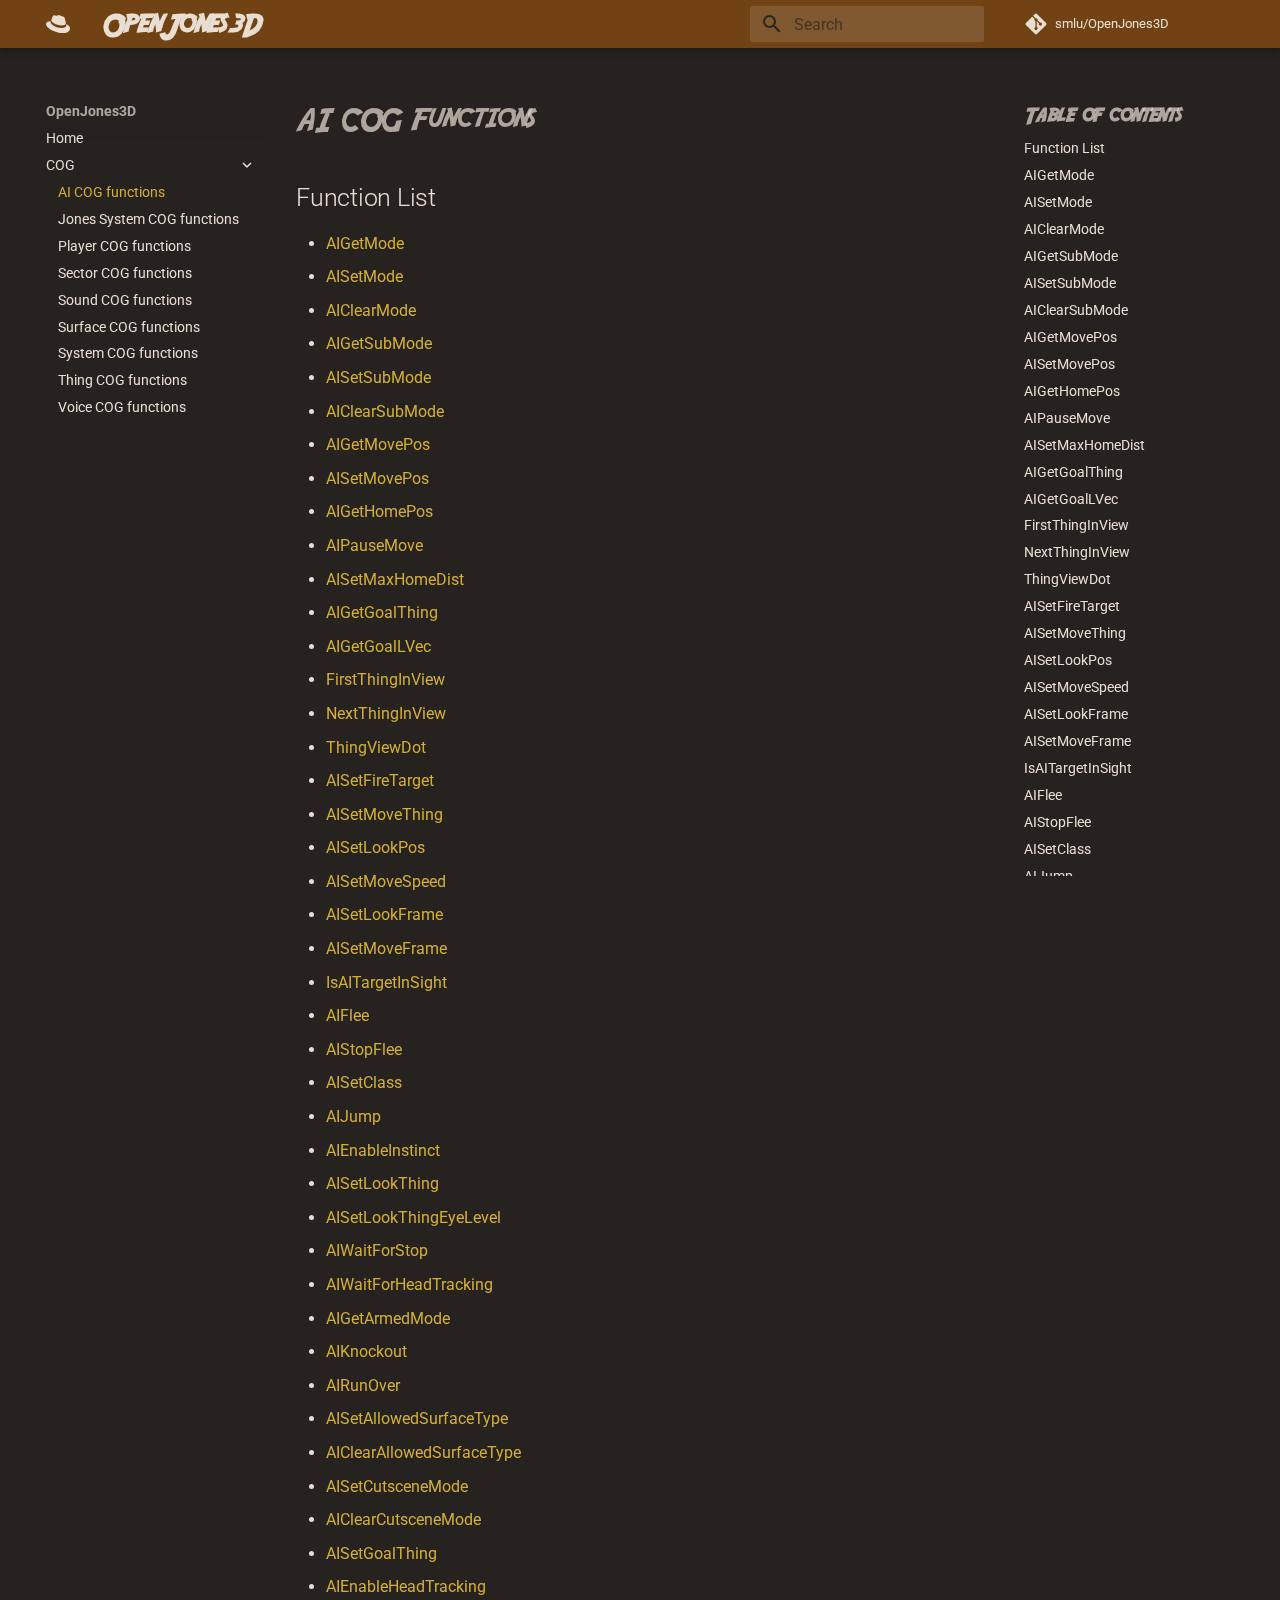
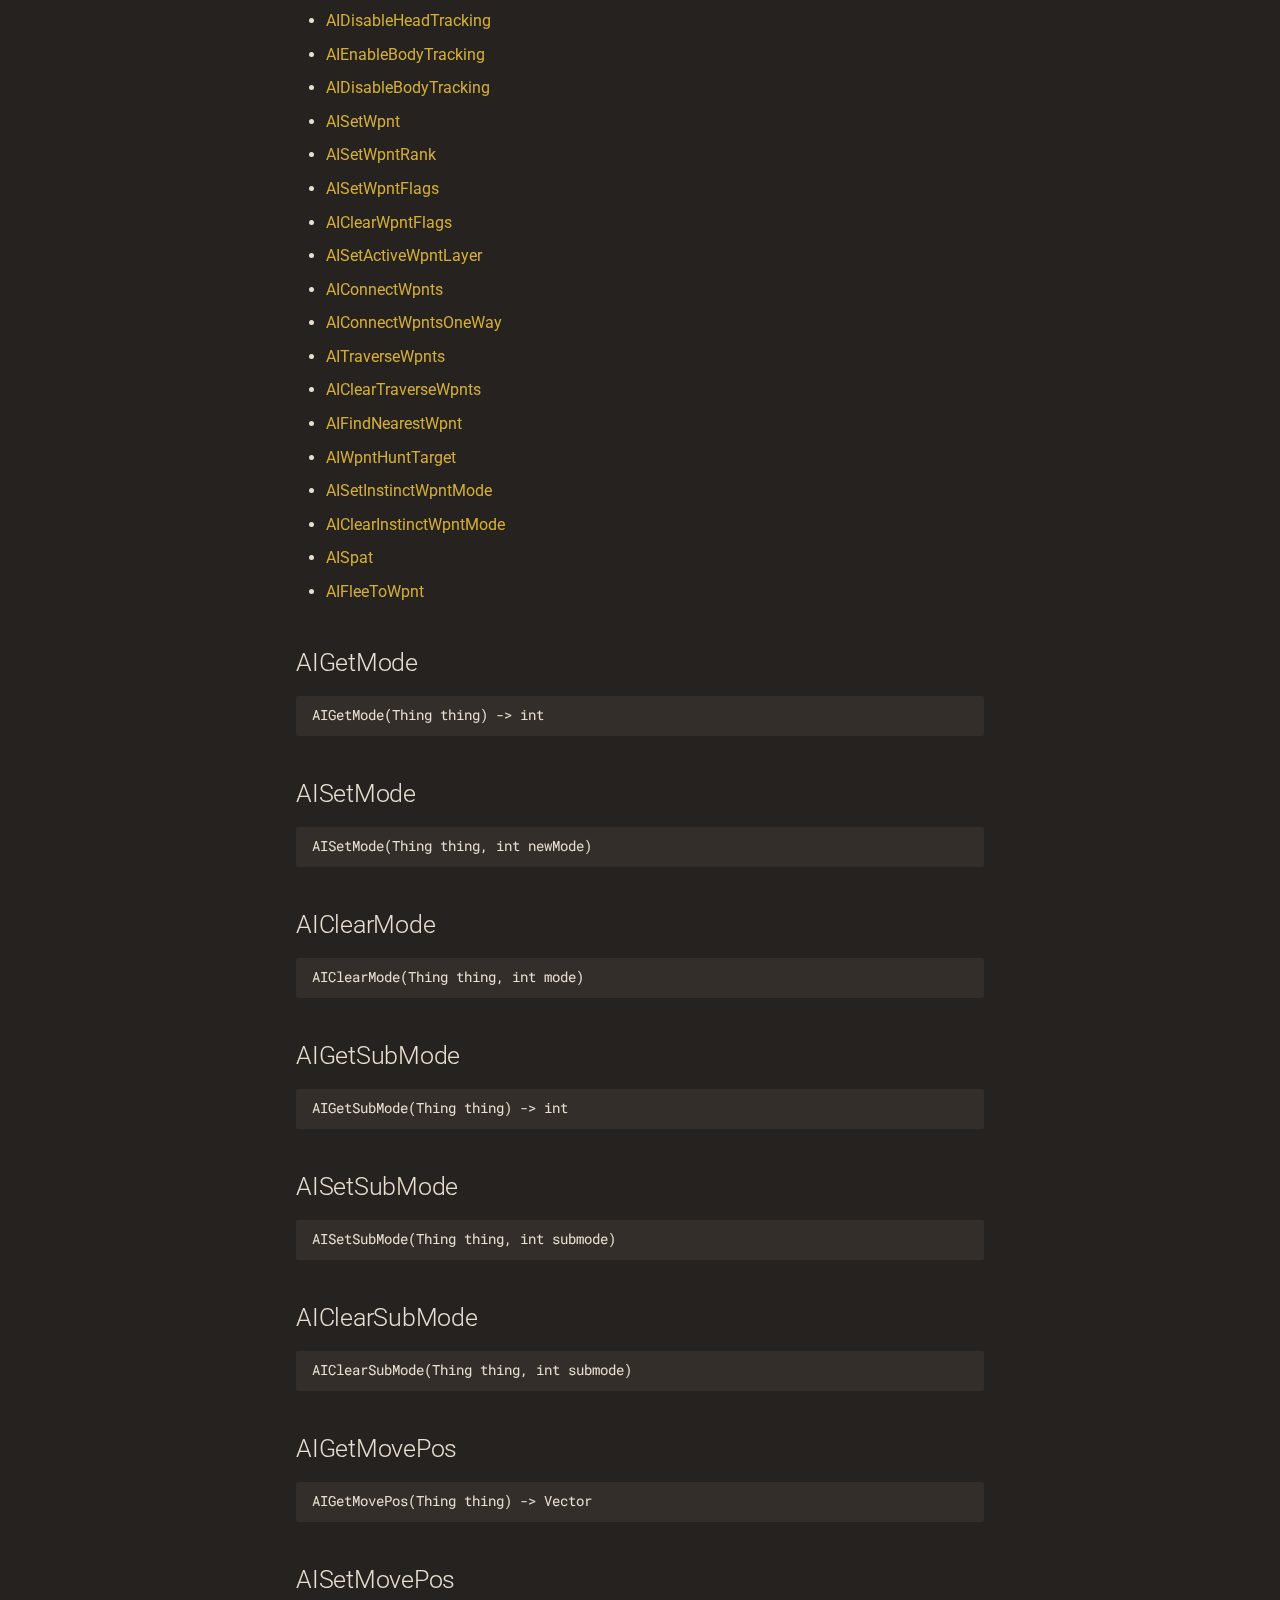
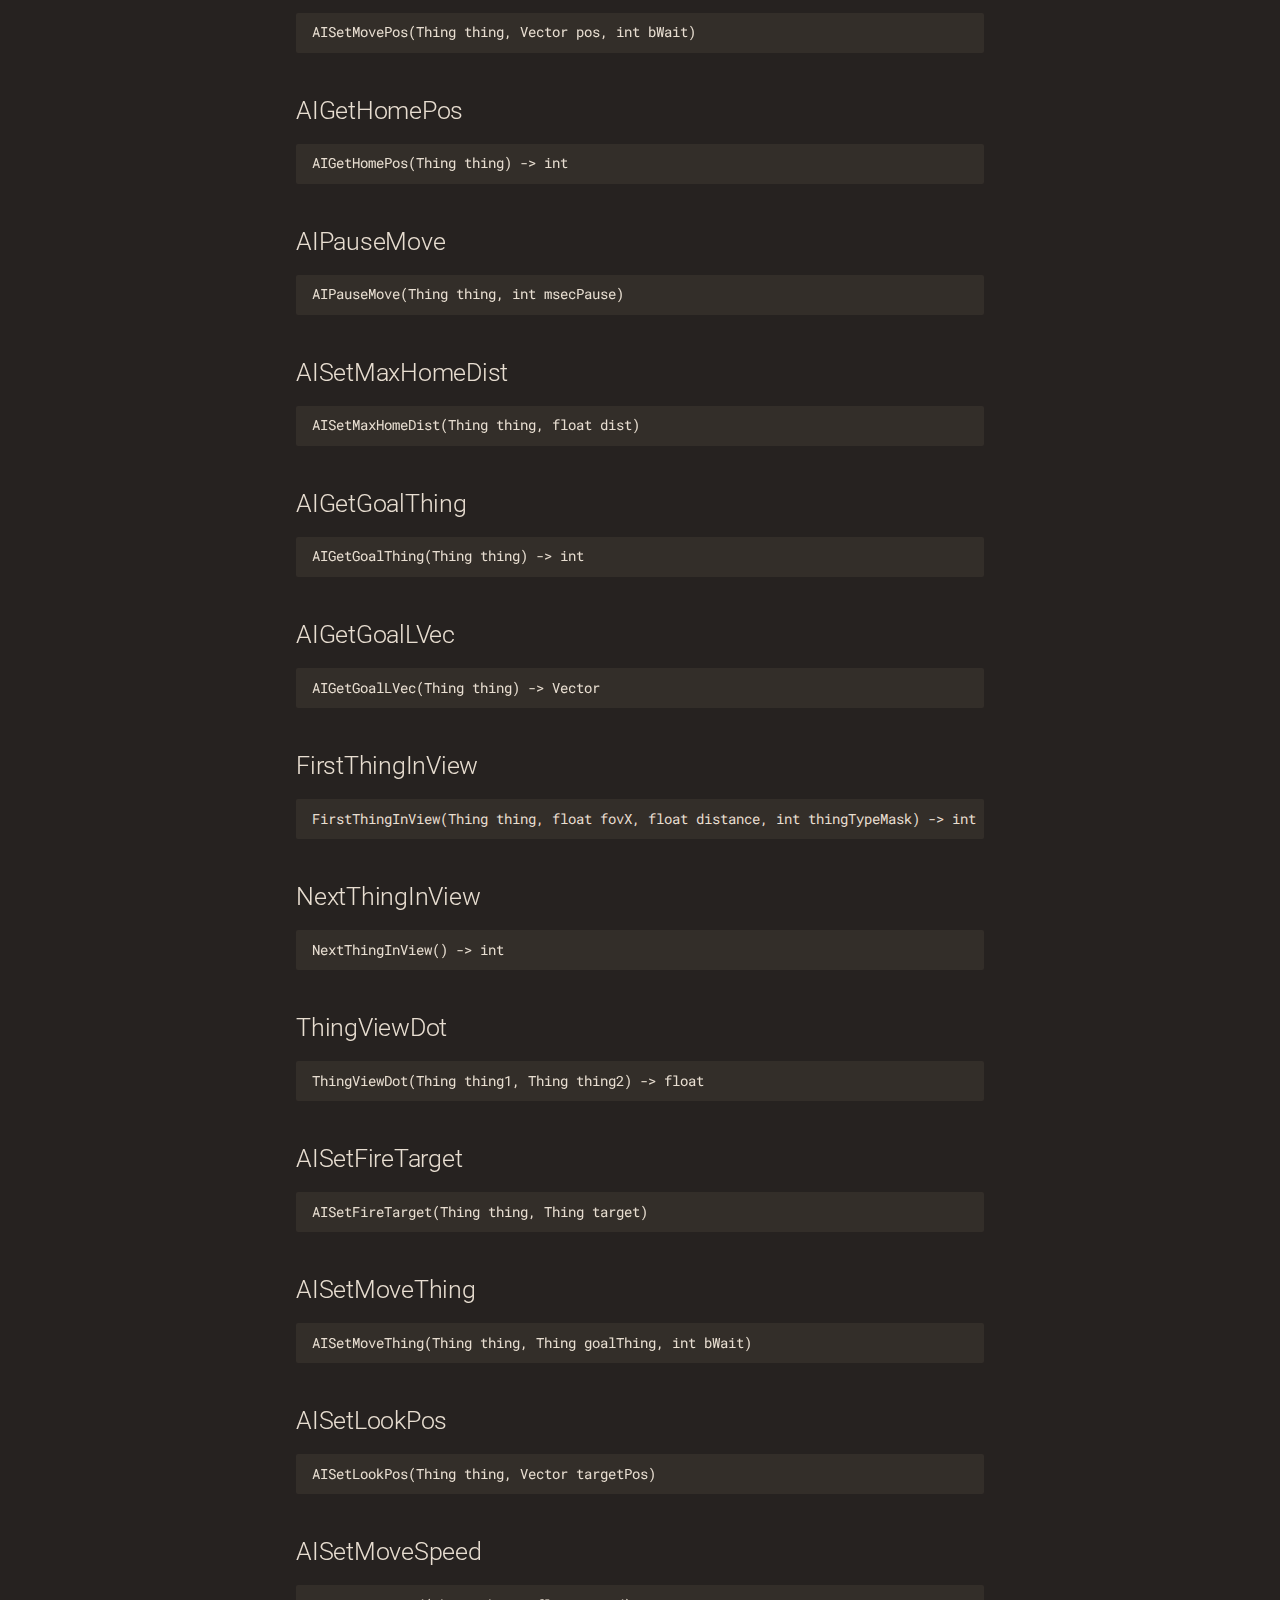
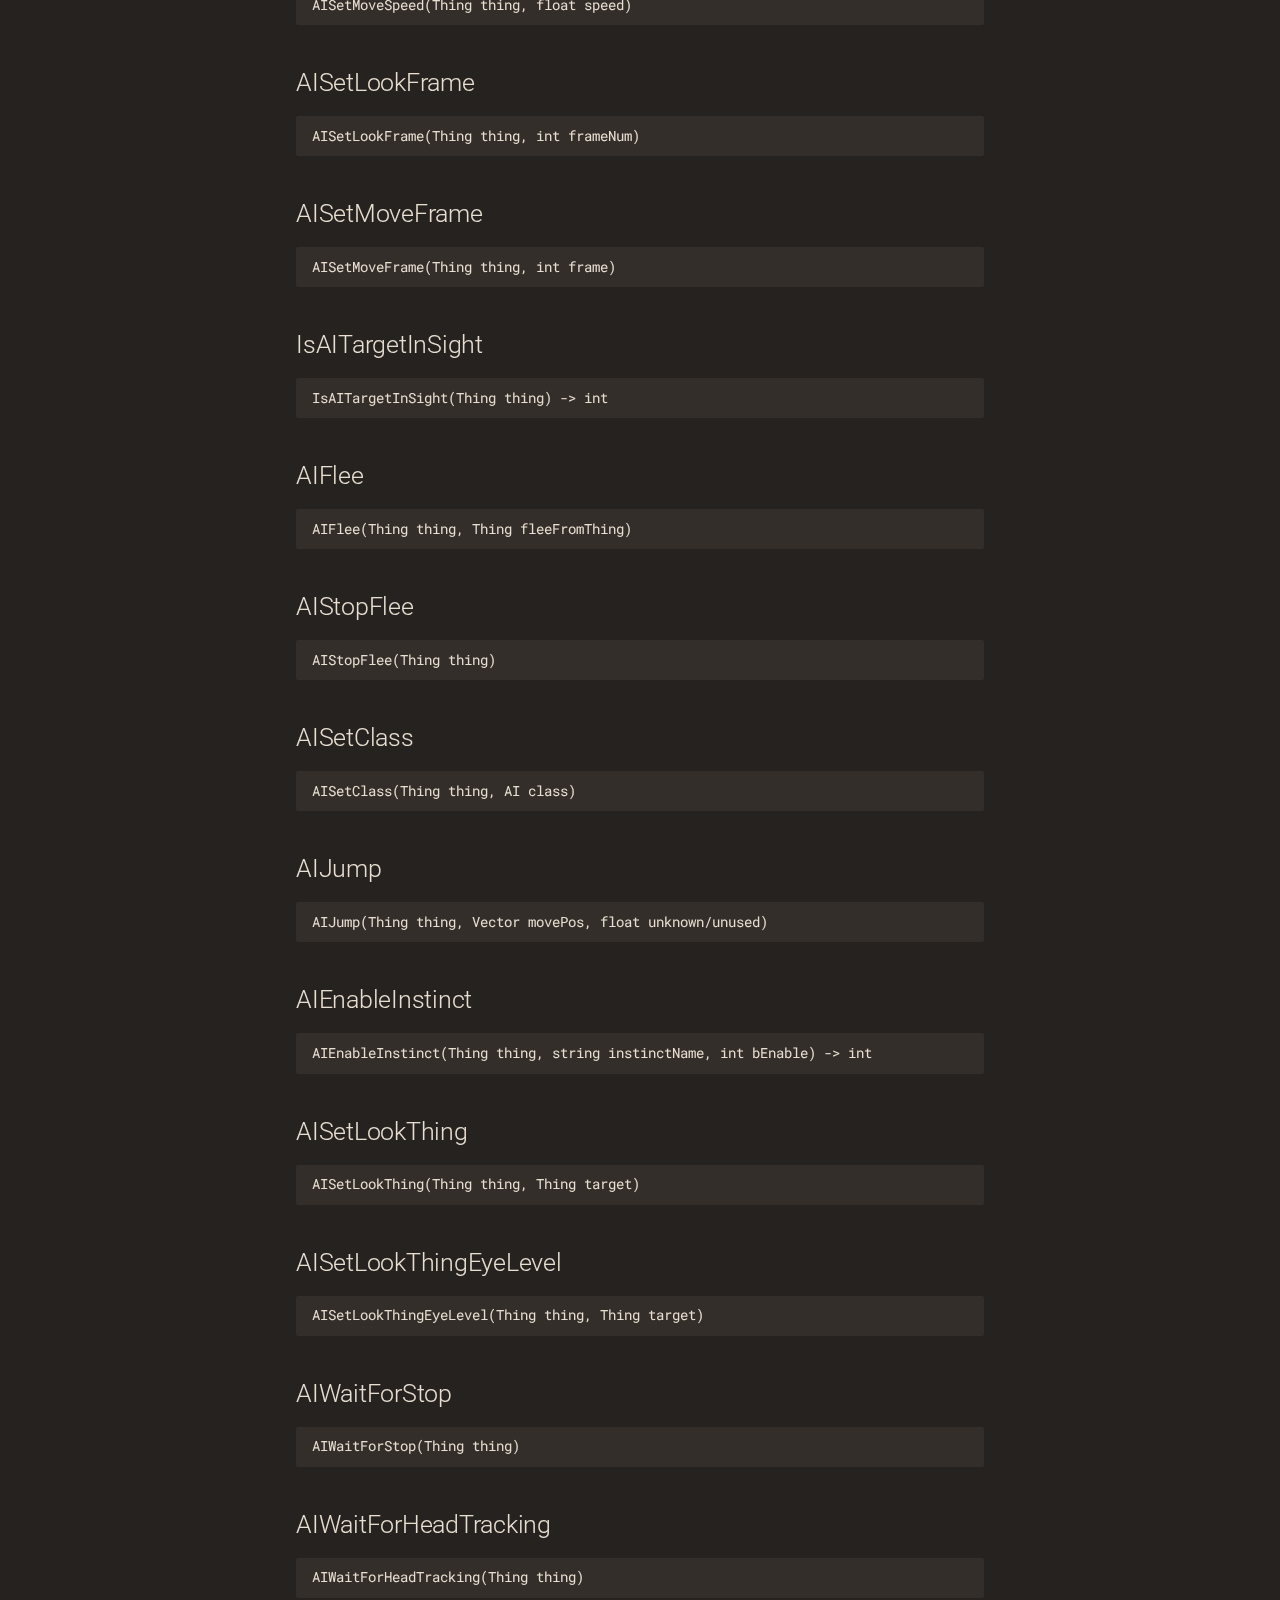
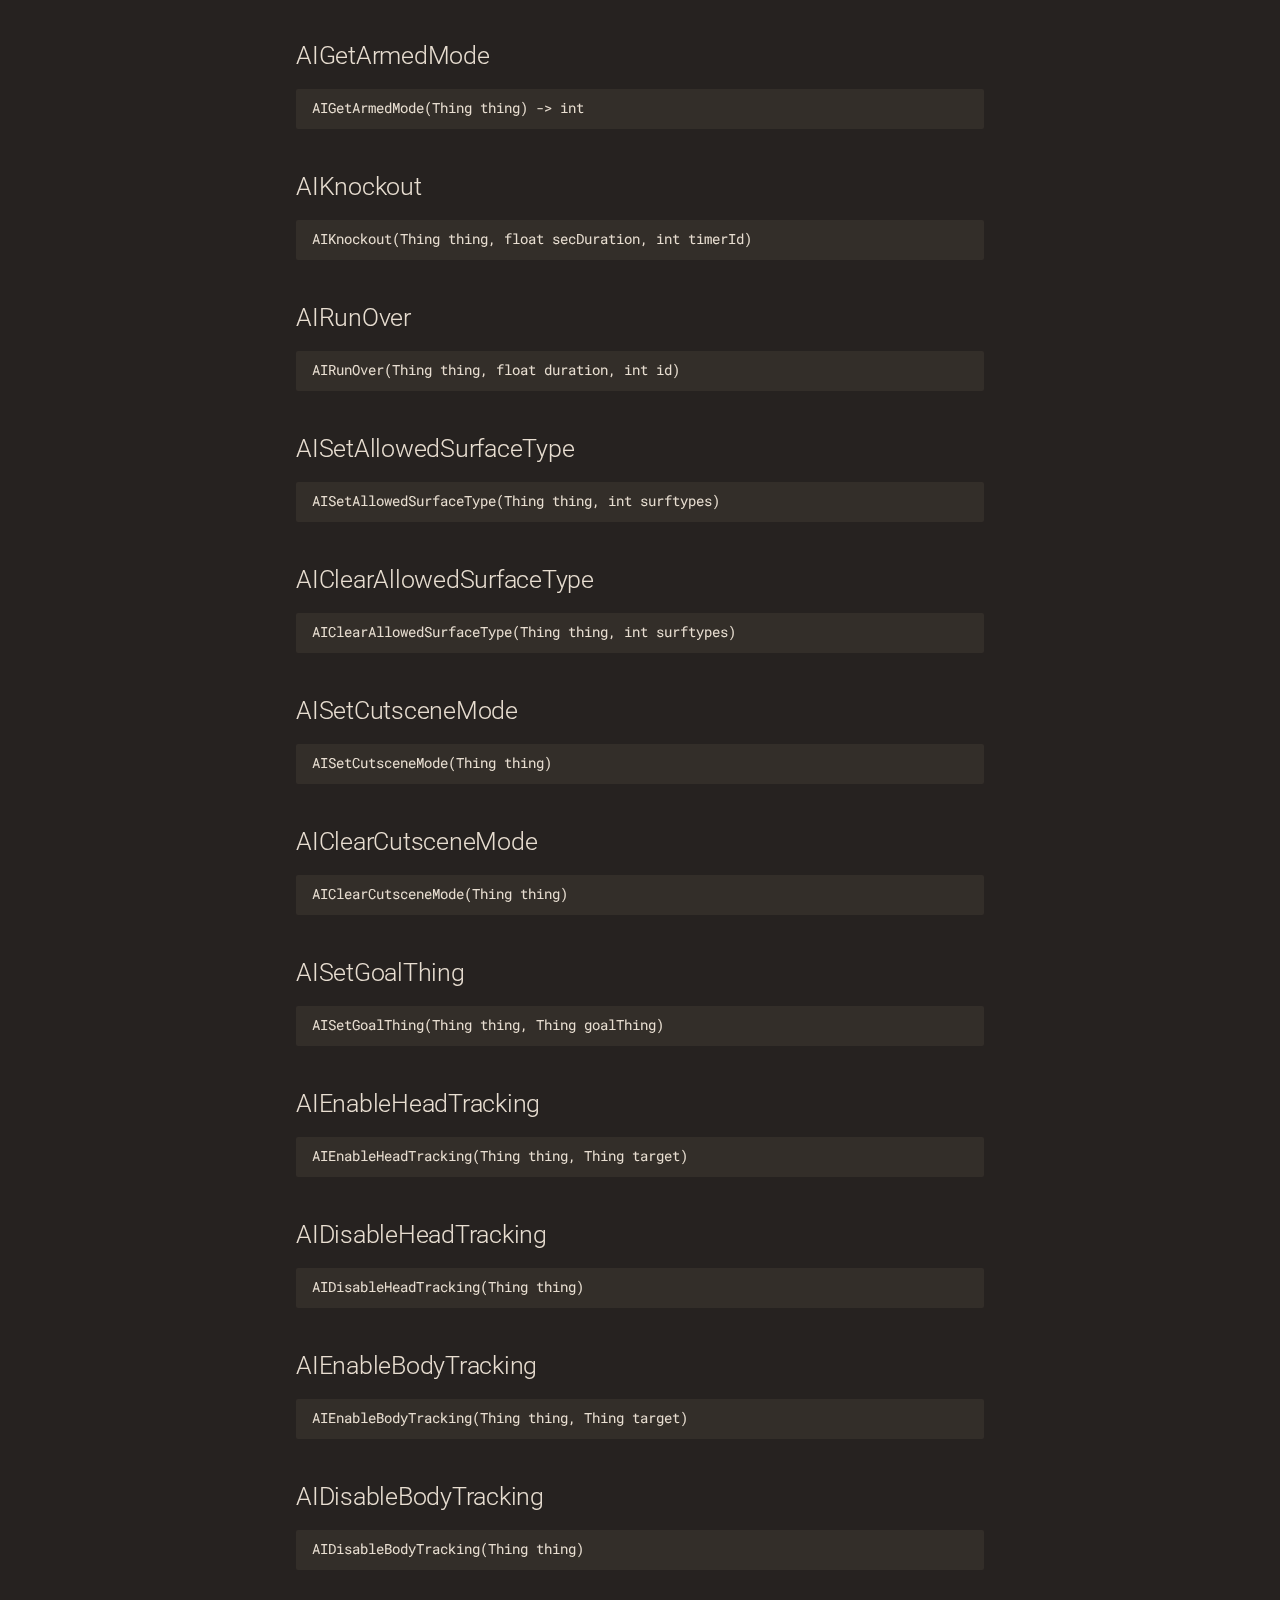
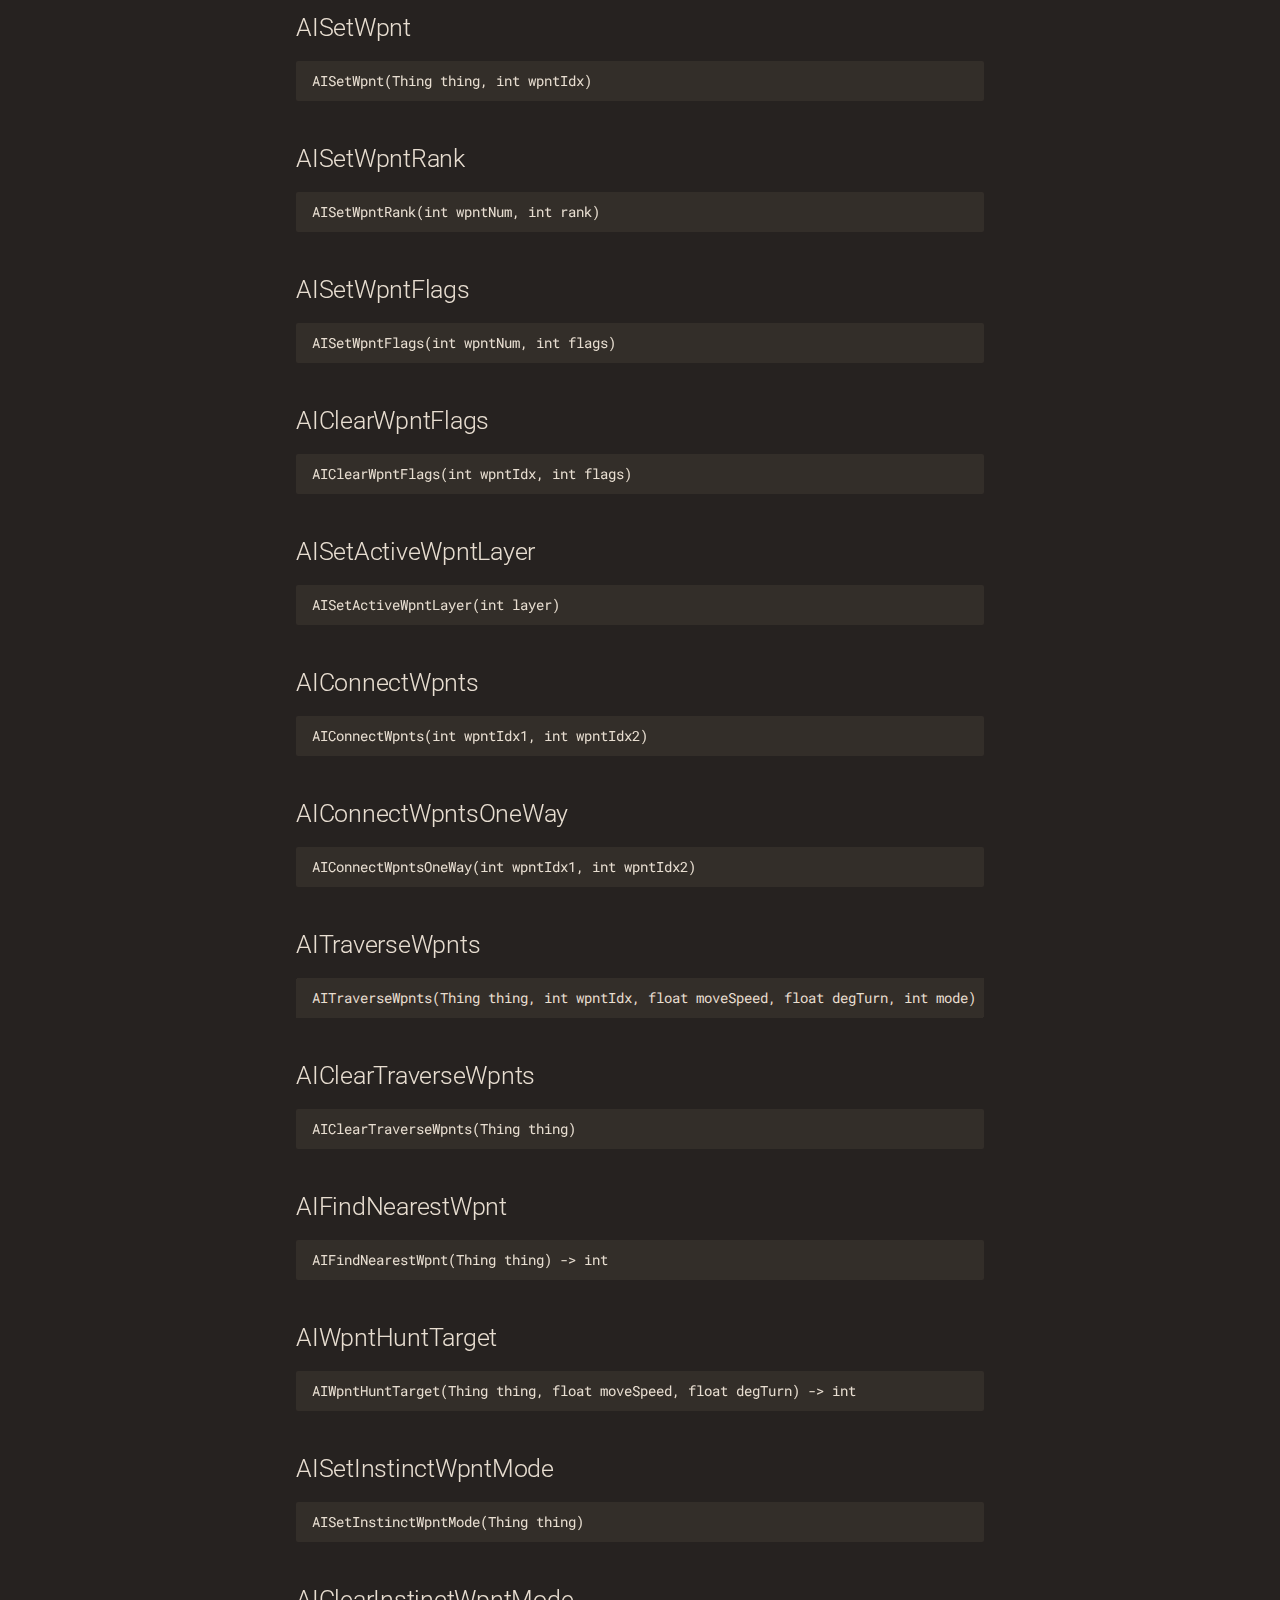
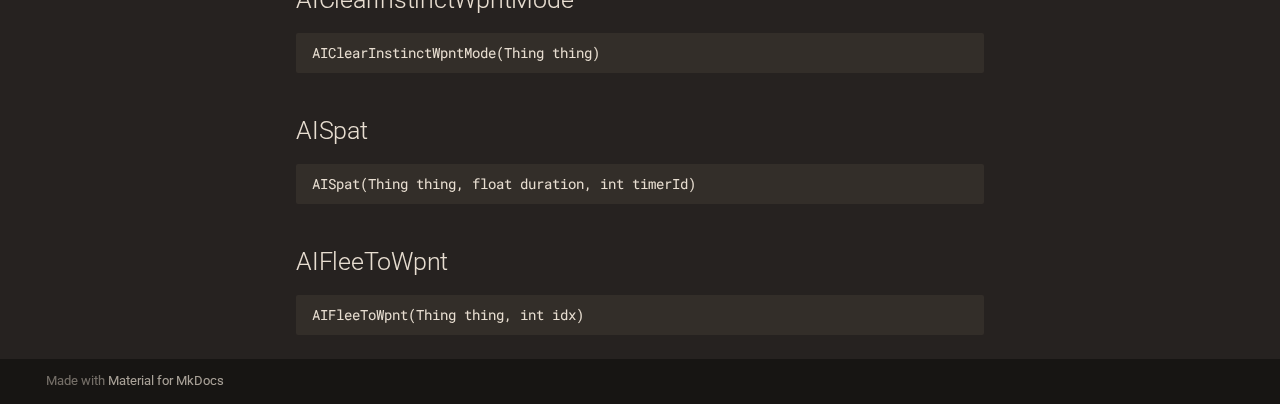
<file: cog/cog_ai/index.html>
<!doctype html>
<html lang="en" class="no-js">
  <head>
    
      <meta charset="utf-8">
      <meta name="viewport" content="width=device-width,initial-scale=1">
      
      
      
      
        <link rel="prev" href="../">
      
      
        <link rel="next" href="../cog_jones/">
      
      
      <link rel="icon" href="../../assets/img/favicon.svg">
      <meta name="generator" content="mkdocs-1.6.1, mkdocs-material-9.6.9">
    
    
      
        <title>AI COG functions - OpenJones3D</title>
      
    
    
      <link rel="stylesheet" href="../../assets/stylesheets/main.4af4bdda.min.css">
      
        
        <link rel="stylesheet" href="../../assets/stylesheets/palette.06af60db.min.css">
      
      
  
  
    
    
  
  
  <style>:root{--md-admonition-icon--note:url('data:image/svg+xml;charset=utf-8,%3Csvg%20xmlns%3D%22http%3A//www.w3.org/2000/svg%22%20viewBox%3D%220%200%2024%2024%22%3E%3Cpath%20d%3D%22M17.8%2020c-.4%201.2-1.5%202-2.8%202H5c-1.7%200-3-1.3-3-3v-1h12.2c.4%201.2%201.5%202%202.8%202zM19%202c1.7%200%203%201.3%203%203v1h-2V5c0-.6-.4-1-1-1s-1%20.4-1%201v13h-1c-.6%200-1-.4-1-1v-1H5V5c0-1.7%201.3-3%203-3zM8%206v2h7V6zm0%204v2h6v-2z%22/%3E%3C/svg%3E');}</style>



    
    
      
    
    
      
        
        
        <link rel="preconnect" href="https://fonts.gstatic.com" crossorigin>
        <link rel="stylesheet" href="https://fonts.googleapis.com/css?family=Roboto:300,300i,400,400i,700,700i%7CRoboto+Mono:400,400i,700,700i&display=fallback">
        <style>:root{--md-text-font:"Roboto";--md-code-font:"Roboto Mono"}</style>
      
    
    
      <link rel="stylesheet" href="../../assets/extra.css">
    
    <script>__md_scope=new URL("../..",location),__md_hash=e=>[...e].reduce(((e,_)=>(e<<5)-e+_.charCodeAt(0)),0),__md_get=(e,_=localStorage,t=__md_scope)=>JSON.parse(_.getItem(t.pathname+"."+e)),__md_set=(e,_,t=localStorage,a=__md_scope)=>{try{t.setItem(a.pathname+"."+e,JSON.stringify(_))}catch(e){}}</script>
    
      

    
    
    
  </head>
  
  
    
    
    
    
    
    <body dir="ltr" data-md-color-scheme="indy" data-md-color-primary="indigo" data-md-color-accent="indigo">
  
    
    <input class="md-toggle" data-md-toggle="drawer" type="checkbox" id="__drawer" autocomplete="off">
    <input class="md-toggle" data-md-toggle="search" type="checkbox" id="__search" autocomplete="off">
    <label class="md-overlay" for="__drawer"></label>
    <div data-md-component="skip">
      
        
        <a href="#ai-cog-functions" class="md-skip">
          Skip to content
        </a>
      
    </div>
    <div data-md-component="announce">
      
    </div>
    
    
      

  

<header class="md-header md-header--shadow" data-md-component="header">
  <nav class="md-header__inner md-grid" aria-label="Header">
    <a href="../.." title="OpenJones3D" class="md-header__button md-logo" aria-label="OpenJones3D" data-md-component="logo">
      
  
  <svg xmlns="http://www.w3.org/2000/svg" viewBox="0 0 24 24"><path d="M16.009 13.386c1.577 0 3.86-.326 3.86-2.202a1.8 1.8 0 0 0-.04-.431l-.94-4.08c-.216-.898-.406-1.305-1.982-2.093-1.223-.625-3.888-1.658-4.676-1.658-.733 0-.947.946-1.822.946-.842 0-1.467-.706-2.255-.706-.757 0-1.25.515-1.63 1.576 0 0-1.06 2.99-1.197 3.424a.8.8 0 0 0-.028.245c0 1.162 4.577 4.974 10.71 4.974m4.101-1.435c.218 1.032.218 1.14.218 1.277 0 1.765-1.984 2.745-4.593 2.745-5.895.004-11.06-3.451-11.06-5.734a2.3 2.3 0 0 1 .19-.925C2.746 9.415 0 9.794 0 12.217c0 3.969 9.405 8.861 16.851 8.861 5.71 0 7.149-2.582 7.149-4.62 0-1.605-1.387-3.425-3.887-4.512"/></svg>

    </a>
    <label class="md-header__button md-icon" for="__drawer">
      
      <svg xmlns="http://www.w3.org/2000/svg" viewBox="0 0 24 24"><path d="M3 6h18v2H3zm0 5h18v2H3zm0 5h18v2H3z"/></svg>
    </label>
    <div class="md-header__title" data-md-component="header-title">
      <div class="md-header__ellipsis">
        <div class="md-header__topic">
          <span class="md-ellipsis">
            OpenJones3D
          </span>
        </div>
        <div class="md-header__topic" data-md-component="header-topic">
          <span class="md-ellipsis">
            
              AI COG functions
            
          </span>
        </div>
      </div>
    </div>
    
      
    
    
    
    
      <label class="md-header__button md-icon" for="__search">
        
        <svg xmlns="http://www.w3.org/2000/svg" viewBox="0 0 24 24"><path d="M9.5 3A6.5 6.5 0 0 1 16 9.5c0 1.61-.59 3.09-1.56 4.23l.27.27h.79l5 5-1.5 1.5-5-5v-.79l-.27-.27A6.52 6.52 0 0 1 9.5 16 6.5 6.5 0 0 1 3 9.5 6.5 6.5 0 0 1 9.5 3m0 2C7 5 5 7 5 9.5S7 14 9.5 14 14 12 14 9.5 12 5 9.5 5"/></svg>
      </label>
      <div class="md-search" data-md-component="search" role="dialog">
  <label class="md-search__overlay" for="__search"></label>
  <div class="md-search__inner" role="search">
    <form class="md-search__form" name="search">
      <input type="text" class="md-search__input" name="query" aria-label="Search" placeholder="Search" autocapitalize="off" autocorrect="off" autocomplete="off" spellcheck="false" data-md-component="search-query" required>
      <label class="md-search__icon md-icon" for="__search">
        
        <svg xmlns="http://www.w3.org/2000/svg" viewBox="0 0 24 24"><path d="M9.5 3A6.5 6.5 0 0 1 16 9.5c0 1.61-.59 3.09-1.56 4.23l.27.27h.79l5 5-1.5 1.5-5-5v-.79l-.27-.27A6.52 6.52 0 0 1 9.5 16 6.5 6.5 0 0 1 3 9.5 6.5 6.5 0 0 1 9.5 3m0 2C7 5 5 7 5 9.5S7 14 9.5 14 14 12 14 9.5 12 5 9.5 5"/></svg>
        
        <svg xmlns="http://www.w3.org/2000/svg" viewBox="0 0 24 24"><path d="M20 11v2H8l5.5 5.5-1.42 1.42L4.16 12l7.92-7.92L13.5 5.5 8 11z"/></svg>
      </label>
      <nav class="md-search__options" aria-label="Search">
        
        <button type="reset" class="md-search__icon md-icon" title="Clear" aria-label="Clear" tabindex="-1">
          
          <svg xmlns="http://www.w3.org/2000/svg" viewBox="0 0 24 24"><path d="M19 6.41 17.59 5 12 10.59 6.41 5 5 6.41 10.59 12 5 17.59 6.41 19 12 13.41 17.59 19 19 17.59 13.41 12z"/></svg>
        </button>
      </nav>
      
    </form>
    <div class="md-search__output">
      <div class="md-search__scrollwrap" tabindex="0" data-md-scrollfix>
        <div class="md-search-result" data-md-component="search-result">
          <div class="md-search-result__meta">
            Initializing search
          </div>
          <ol class="md-search-result__list" role="presentation"></ol>
        </div>
      </div>
    </div>
  </div>
</div>
    
    
      <div class="md-header__source">
        <a href="https://github.com/smlu/OpenJones3D/" title="Go to repository" class="md-source" data-md-component="source">
  <div class="md-source__icon md-icon">
    
    <svg xmlns="http://www.w3.org/2000/svg" viewBox="0 0 448 512"><!--! Font Awesome Free 6.7.2 by @fontawesome - https://fontawesome.com License - https://fontawesome.com/license/free (Icons: CC BY 4.0, Fonts: SIL OFL 1.1, Code: MIT License) Copyright 2024 Fonticons, Inc.--><path d="M439.55 236.05 244 40.45a28.87 28.87 0 0 0-40.81 0l-40.66 40.63 51.52 51.52c27.06-9.14 52.68 16.77 43.39 43.68l49.66 49.66c34.23-11.8 61.18 31 35.47 56.69-26.49 26.49-70.21-2.87-56-37.34L240.22 199v121.85c25.3 12.54 22.26 41.85 9.08 55a34.34 34.34 0 0 1-48.55 0c-17.57-17.6-11.07-46.91 11.25-56v-123c-20.8-8.51-24.6-30.74-18.64-45L142.57 101 8.45 235.14a28.86 28.86 0 0 0 0 40.81l195.61 195.6a28.86 28.86 0 0 0 40.8 0l194.69-194.69a28.86 28.86 0 0 0 0-40.81"/></svg>
  </div>
  <div class="md-source__repository">
    smlu/OpenJones3D
  </div>
</a>
      </div>
    
  </nav>
  
</header>
    
    <div class="md-container" data-md-component="container">
      
      
        
          
        
      
      <main class="md-main" data-md-component="main">
        <div class="md-main__inner md-grid">
          
            
              
              <div class="md-sidebar md-sidebar--primary" data-md-component="sidebar" data-md-type="navigation" >
                <div class="md-sidebar__scrollwrap">
                  <div class="md-sidebar__inner">
                    



<nav class="md-nav md-nav--primary" aria-label="Navigation" data-md-level="0">
  <label class="md-nav__title" for="__drawer">
    <a href="../.." title="OpenJones3D" class="md-nav__button md-logo" aria-label="OpenJones3D" data-md-component="logo">
      
  
  <svg xmlns="http://www.w3.org/2000/svg" viewBox="0 0 24 24"><path d="M16.009 13.386c1.577 0 3.86-.326 3.86-2.202a1.8 1.8 0 0 0-.04-.431l-.94-4.08c-.216-.898-.406-1.305-1.982-2.093-1.223-.625-3.888-1.658-4.676-1.658-.733 0-.947.946-1.822.946-.842 0-1.467-.706-2.255-.706-.757 0-1.25.515-1.63 1.576 0 0-1.06 2.99-1.197 3.424a.8.8 0 0 0-.028.245c0 1.162 4.577 4.974 10.71 4.974m4.101-1.435c.218 1.032.218 1.14.218 1.277 0 1.765-1.984 2.745-4.593 2.745-5.895.004-11.06-3.451-11.06-5.734a2.3 2.3 0 0 1 .19-.925C2.746 9.415 0 9.794 0 12.217c0 3.969 9.405 8.861 16.851 8.861 5.71 0 7.149-2.582 7.149-4.62 0-1.605-1.387-3.425-3.887-4.512"/></svg>

    </a>
    OpenJones3D
  </label>
  
    <div class="md-nav__source">
      <a href="https://github.com/smlu/OpenJones3D/" title="Go to repository" class="md-source" data-md-component="source">
  <div class="md-source__icon md-icon">
    
    <svg xmlns="http://www.w3.org/2000/svg" viewBox="0 0 448 512"><!--! Font Awesome Free 6.7.2 by @fontawesome - https://fontawesome.com License - https://fontawesome.com/license/free (Icons: CC BY 4.0, Fonts: SIL OFL 1.1, Code: MIT License) Copyright 2024 Fonticons, Inc.--><path d="M439.55 236.05 244 40.45a28.87 28.87 0 0 0-40.81 0l-40.66 40.63 51.52 51.52c27.06-9.14 52.68 16.77 43.39 43.68l49.66 49.66c34.23-11.8 61.18 31 35.47 56.69-26.49 26.49-70.21-2.87-56-37.34L240.22 199v121.85c25.3 12.54 22.26 41.85 9.08 55a34.34 34.34 0 0 1-48.55 0c-17.57-17.6-11.07-46.91 11.25-56v-123c-20.8-8.51-24.6-30.74-18.64-45L142.57 101 8.45 235.14a28.86 28.86 0 0 0 0 40.81l195.61 195.6a28.86 28.86 0 0 0 40.8 0l194.69-194.69a28.86 28.86 0 0 0 0-40.81"/></svg>
  </div>
  <div class="md-source__repository">
    smlu/OpenJones3D
  </div>
</a>
    </div>
  
  <ul class="md-nav__list" data-md-scrollfix>
    
      
      
  
  
  
  
    <li class="md-nav__item">
      <a href="../.." class="md-nav__link">
        
  
  <span class="md-ellipsis">
    Home
    
  </span>
  

      </a>
    </li>
  

    
      
      
  
  
    
  
  
  
    
    
      
        
          
        
      
        
      
        
      
        
      
        
      
        
      
        
      
        
      
        
      
        
      
    
    
    
    <li class="md-nav__item md-nav__item--active md-nav__item--nested">
      
        
        
        <input class="md-nav__toggle md-toggle " type="checkbox" id="__nav_2" checked>
        
          
          
          <div class="md-nav__link md-nav__container">
            <a href="../" class="md-nav__link ">
              
  
  <span class="md-ellipsis">
    COG
    
  </span>
  

            </a>
            
              
              <label class="md-nav__link " for="__nav_2" id="__nav_2_label" tabindex="0">
                <span class="md-nav__icon md-icon"></span>
              </label>
            
          </div>
        
        <nav class="md-nav" data-md-level="1" aria-labelledby="__nav_2_label" aria-expanded="true">
          <label class="md-nav__title" for="__nav_2">
            <span class="md-nav__icon md-icon"></span>
            COG
          </label>
          <ul class="md-nav__list" data-md-scrollfix>
            
              
            
              
                
  
  
    
  
  
  
    <li class="md-nav__item md-nav__item--active">
      
      <input class="md-nav__toggle md-toggle" type="checkbox" id="__toc">
      
      
        
      
      
        <label class="md-nav__link md-nav__link--active" for="__toc">
          
  
  <span class="md-ellipsis">
    AI COG functions
    
  </span>
  

          <span class="md-nav__icon md-icon"></span>
        </label>
      
      <a href="./" class="md-nav__link md-nav__link--active">
        
  
  <span class="md-ellipsis">
    AI COG functions
    
  </span>
  

      </a>
      
        

<nav class="md-nav md-nav--secondary" aria-label="Table of contents">
  
  
  
    
  
  
    <label class="md-nav__title" for="__toc">
      <span class="md-nav__icon md-icon"></span>
      Table of contents
    </label>
    <ul class="md-nav__list" data-md-component="toc" data-md-scrollfix>
      
        <li class="md-nav__item">
  <a href="#function-list" class="md-nav__link">
    <span class="md-ellipsis">
      Function List
    </span>
  </a>
  
</li>
      
        <li class="md-nav__item">
  <a href="#aigetmode" class="md-nav__link">
    <span class="md-ellipsis">
      AIGetMode
    </span>
  </a>
  
</li>
      
        <li class="md-nav__item">
  <a href="#aisetmode" class="md-nav__link">
    <span class="md-ellipsis">
      AISetMode
    </span>
  </a>
  
</li>
      
        <li class="md-nav__item">
  <a href="#aiclearmode" class="md-nav__link">
    <span class="md-ellipsis">
      AIClearMode
    </span>
  </a>
  
</li>
      
        <li class="md-nav__item">
  <a href="#aigetsubmode" class="md-nav__link">
    <span class="md-ellipsis">
      AIGetSubMode
    </span>
  </a>
  
</li>
      
        <li class="md-nav__item">
  <a href="#aisetsubmode" class="md-nav__link">
    <span class="md-ellipsis">
      AISetSubMode
    </span>
  </a>
  
</li>
      
        <li class="md-nav__item">
  <a href="#aiclearsubmode" class="md-nav__link">
    <span class="md-ellipsis">
      AIClearSubMode
    </span>
  </a>
  
</li>
      
        <li class="md-nav__item">
  <a href="#aigetmovepos" class="md-nav__link">
    <span class="md-ellipsis">
      AIGetMovePos
    </span>
  </a>
  
</li>
      
        <li class="md-nav__item">
  <a href="#aisetmovepos" class="md-nav__link">
    <span class="md-ellipsis">
      AISetMovePos
    </span>
  </a>
  
</li>
      
        <li class="md-nav__item">
  <a href="#aigethomepos" class="md-nav__link">
    <span class="md-ellipsis">
      AIGetHomePos
    </span>
  </a>
  
</li>
      
        <li class="md-nav__item">
  <a href="#aipausemove" class="md-nav__link">
    <span class="md-ellipsis">
      AIPauseMove
    </span>
  </a>
  
</li>
      
        <li class="md-nav__item">
  <a href="#aisetmaxhomedist" class="md-nav__link">
    <span class="md-ellipsis">
      AISetMaxHomeDist
    </span>
  </a>
  
</li>
      
        <li class="md-nav__item">
  <a href="#aigetgoalthing" class="md-nav__link">
    <span class="md-ellipsis">
      AIGetGoalThing
    </span>
  </a>
  
</li>
      
        <li class="md-nav__item">
  <a href="#aigetgoallvec" class="md-nav__link">
    <span class="md-ellipsis">
      AIGetGoalLVec
    </span>
  </a>
  
</li>
      
        <li class="md-nav__item">
  <a href="#firstthinginview" class="md-nav__link">
    <span class="md-ellipsis">
      FirstThingInView
    </span>
  </a>
  
</li>
      
        <li class="md-nav__item">
  <a href="#nextthinginview" class="md-nav__link">
    <span class="md-ellipsis">
      NextThingInView
    </span>
  </a>
  
</li>
      
        <li class="md-nav__item">
  <a href="#thingviewdot" class="md-nav__link">
    <span class="md-ellipsis">
      ThingViewDot
    </span>
  </a>
  
</li>
      
        <li class="md-nav__item">
  <a href="#aisetfiretarget" class="md-nav__link">
    <span class="md-ellipsis">
      AISetFireTarget
    </span>
  </a>
  
</li>
      
        <li class="md-nav__item">
  <a href="#aisetmovething" class="md-nav__link">
    <span class="md-ellipsis">
      AISetMoveThing
    </span>
  </a>
  
</li>
      
        <li class="md-nav__item">
  <a href="#aisetlookpos" class="md-nav__link">
    <span class="md-ellipsis">
      AISetLookPos
    </span>
  </a>
  
</li>
      
        <li class="md-nav__item">
  <a href="#aisetmovespeed" class="md-nav__link">
    <span class="md-ellipsis">
      AISetMoveSpeed
    </span>
  </a>
  
</li>
      
        <li class="md-nav__item">
  <a href="#aisetlookframe" class="md-nav__link">
    <span class="md-ellipsis">
      AISetLookFrame
    </span>
  </a>
  
</li>
      
        <li class="md-nav__item">
  <a href="#aisetmoveframe" class="md-nav__link">
    <span class="md-ellipsis">
      AISetMoveFrame
    </span>
  </a>
  
</li>
      
        <li class="md-nav__item">
  <a href="#isaitargetinsight" class="md-nav__link">
    <span class="md-ellipsis">
      IsAITargetInSight
    </span>
  </a>
  
</li>
      
        <li class="md-nav__item">
  <a href="#aiflee" class="md-nav__link">
    <span class="md-ellipsis">
      AIFlee
    </span>
  </a>
  
</li>
      
        <li class="md-nav__item">
  <a href="#aistopflee" class="md-nav__link">
    <span class="md-ellipsis">
      AIStopFlee
    </span>
  </a>
  
</li>
      
        <li class="md-nav__item">
  <a href="#aisetclass" class="md-nav__link">
    <span class="md-ellipsis">
      AISetClass
    </span>
  </a>
  
</li>
      
        <li class="md-nav__item">
  <a href="#aijump" class="md-nav__link">
    <span class="md-ellipsis">
      AIJump
    </span>
  </a>
  
</li>
      
        <li class="md-nav__item">
  <a href="#aienableinstinct" class="md-nav__link">
    <span class="md-ellipsis">
      AIEnableInstinct
    </span>
  </a>
  
</li>
      
        <li class="md-nav__item">
  <a href="#aisetlookthing" class="md-nav__link">
    <span class="md-ellipsis">
      AISetLookThing
    </span>
  </a>
  
</li>
      
        <li class="md-nav__item">
  <a href="#aisetlookthingeyelevel" class="md-nav__link">
    <span class="md-ellipsis">
      AISetLookThingEyeLevel
    </span>
  </a>
  
</li>
      
        <li class="md-nav__item">
  <a href="#aiwaitforstop" class="md-nav__link">
    <span class="md-ellipsis">
      AIWaitForStop
    </span>
  </a>
  
</li>
      
        <li class="md-nav__item">
  <a href="#aiwaitforheadtracking" class="md-nav__link">
    <span class="md-ellipsis">
      AIWaitForHeadTracking
    </span>
  </a>
  
</li>
      
        <li class="md-nav__item">
  <a href="#aigetarmedmode" class="md-nav__link">
    <span class="md-ellipsis">
      AIGetArmedMode
    </span>
  </a>
  
</li>
      
        <li class="md-nav__item">
  <a href="#aiknockout" class="md-nav__link">
    <span class="md-ellipsis">
      AIKnockout
    </span>
  </a>
  
</li>
      
        <li class="md-nav__item">
  <a href="#airunover" class="md-nav__link">
    <span class="md-ellipsis">
      AIRunOver
    </span>
  </a>
  
</li>
      
        <li class="md-nav__item">
  <a href="#aisetallowedsurfacetype" class="md-nav__link">
    <span class="md-ellipsis">
      AISetAllowedSurfaceType
    </span>
  </a>
  
</li>
      
        <li class="md-nav__item">
  <a href="#aiclearallowedsurfacetype" class="md-nav__link">
    <span class="md-ellipsis">
      AIClearAllowedSurfaceType
    </span>
  </a>
  
</li>
      
        <li class="md-nav__item">
  <a href="#aisetcutscenemode" class="md-nav__link">
    <span class="md-ellipsis">
      AISetCutsceneMode
    </span>
  </a>
  
</li>
      
        <li class="md-nav__item">
  <a href="#aiclearcutscenemode" class="md-nav__link">
    <span class="md-ellipsis">
      AIClearCutsceneMode
    </span>
  </a>
  
</li>
      
        <li class="md-nav__item">
  <a href="#aisetgoalthing" class="md-nav__link">
    <span class="md-ellipsis">
      AISetGoalThing
    </span>
  </a>
  
</li>
      
        <li class="md-nav__item">
  <a href="#aienableheadtracking" class="md-nav__link">
    <span class="md-ellipsis">
      AIEnableHeadTracking
    </span>
  </a>
  
</li>
      
        <li class="md-nav__item">
  <a href="#aidisableheadtracking" class="md-nav__link">
    <span class="md-ellipsis">
      AIDisableHeadTracking
    </span>
  </a>
  
</li>
      
        <li class="md-nav__item">
  <a href="#aienablebodytracking" class="md-nav__link">
    <span class="md-ellipsis">
      AIEnableBodyTracking
    </span>
  </a>
  
</li>
      
        <li class="md-nav__item">
  <a href="#aidisablebodytracking" class="md-nav__link">
    <span class="md-ellipsis">
      AIDisableBodyTracking
    </span>
  </a>
  
</li>
      
        <li class="md-nav__item">
  <a href="#aisetwpnt" class="md-nav__link">
    <span class="md-ellipsis">
      AISetWpnt
    </span>
  </a>
  
</li>
      
        <li class="md-nav__item">
  <a href="#aisetwpntrank" class="md-nav__link">
    <span class="md-ellipsis">
      AISetWpntRank
    </span>
  </a>
  
</li>
      
        <li class="md-nav__item">
  <a href="#aisetwpntflags" class="md-nav__link">
    <span class="md-ellipsis">
      AISetWpntFlags
    </span>
  </a>
  
</li>
      
        <li class="md-nav__item">
  <a href="#aiclearwpntflags" class="md-nav__link">
    <span class="md-ellipsis">
      AIClearWpntFlags
    </span>
  </a>
  
</li>
      
        <li class="md-nav__item">
  <a href="#aisetactivewpntlayer" class="md-nav__link">
    <span class="md-ellipsis">
      AISetActiveWpntLayer
    </span>
  </a>
  
</li>
      
        <li class="md-nav__item">
  <a href="#aiconnectwpnts" class="md-nav__link">
    <span class="md-ellipsis">
      AIConnectWpnts
    </span>
  </a>
  
</li>
      
        <li class="md-nav__item">
  <a href="#aiconnectwpntsoneway" class="md-nav__link">
    <span class="md-ellipsis">
      AIConnectWpntsOneWay
    </span>
  </a>
  
</li>
      
        <li class="md-nav__item">
  <a href="#aitraversewpnts" class="md-nav__link">
    <span class="md-ellipsis">
      AITraverseWpnts
    </span>
  </a>
  
</li>
      
        <li class="md-nav__item">
  <a href="#aicleartraversewpnts" class="md-nav__link">
    <span class="md-ellipsis">
      AIClearTraverseWpnts
    </span>
  </a>
  
</li>
      
        <li class="md-nav__item">
  <a href="#aifindnearestwpnt" class="md-nav__link">
    <span class="md-ellipsis">
      AIFindNearestWpnt
    </span>
  </a>
  
</li>
      
        <li class="md-nav__item">
  <a href="#aiwpnthunttarget" class="md-nav__link">
    <span class="md-ellipsis">
      AIWpntHuntTarget
    </span>
  </a>
  
</li>
      
        <li class="md-nav__item">
  <a href="#aisetinstinctwpntmode" class="md-nav__link">
    <span class="md-ellipsis">
      AISetInstinctWpntMode
    </span>
  </a>
  
</li>
      
        <li class="md-nav__item">
  <a href="#aiclearinstinctwpntmode" class="md-nav__link">
    <span class="md-ellipsis">
      AIClearInstinctWpntMode
    </span>
  </a>
  
</li>
      
        <li class="md-nav__item">
  <a href="#aispat" class="md-nav__link">
    <span class="md-ellipsis">
      AISpat
    </span>
  </a>
  
</li>
      
        <li class="md-nav__item">
  <a href="#aifleetowpnt" class="md-nav__link">
    <span class="md-ellipsis">
      AIFleeToWpnt
    </span>
  </a>
  
</li>
      
    </ul>
  
</nav>
      
    </li>
  

              
            
              
                
  
  
  
  
    <li class="md-nav__item">
      <a href="../cog_jones/" class="md-nav__link">
        
  
  <span class="md-ellipsis">
    Jones System COG functions
    
  </span>
  

      </a>
    </li>
  

              
            
              
                
  
  
  
  
    <li class="md-nav__item">
      <a href="../cog_player/" class="md-nav__link">
        
  
  <span class="md-ellipsis">
    Player COG functions
    
  </span>
  

      </a>
    </li>
  

              
            
              
                
  
  
  
  
    <li class="md-nav__item">
      <a href="../cog_sector/" class="md-nav__link">
        
  
  <span class="md-ellipsis">
    Sector COG functions
    
  </span>
  

      </a>
    </li>
  

              
            
              
                
  
  
  
  
    <li class="md-nav__item">
      <a href="../cog_sound/" class="md-nav__link">
        
  
  <span class="md-ellipsis">
    Sound COG functions
    
  </span>
  

      </a>
    </li>
  

              
            
              
                
  
  
  
  
    <li class="md-nav__item">
      <a href="../cog_surface/" class="md-nav__link">
        
  
  <span class="md-ellipsis">
    Surface COG functions
    
  </span>
  

      </a>
    </li>
  

              
            
              
                
  
  
  
  
    <li class="md-nav__item">
      <a href="../cog_system/" class="md-nav__link">
        
  
  <span class="md-ellipsis">
    System COG functions
    
  </span>
  

      </a>
    </li>
  

              
            
              
                
  
  
  
  
    <li class="md-nav__item">
      <a href="../cog_thing/" class="md-nav__link">
        
  
  <span class="md-ellipsis">
    Thing COG functions
    
  </span>
  

      </a>
    </li>
  

              
            
              
                
  
  
  
  
    <li class="md-nav__item">
      <a href="../cog_voice/" class="md-nav__link">
        
  
  <span class="md-ellipsis">
    Voice COG functions
    
  </span>
  

      </a>
    </li>
  

              
            
          </ul>
        </nav>
      
    </li>
  

    
  </ul>
</nav>
                  </div>
                </div>
              </div>
            
            
              
              <div class="md-sidebar md-sidebar--secondary" data-md-component="sidebar" data-md-type="toc" >
                <div class="md-sidebar__scrollwrap">
                  <div class="md-sidebar__inner">
                    

<nav class="md-nav md-nav--secondary" aria-label="Table of contents">
  
  
  
    
  
  
    <label class="md-nav__title" for="__toc">
      <span class="md-nav__icon md-icon"></span>
      Table of contents
    </label>
    <ul class="md-nav__list" data-md-component="toc" data-md-scrollfix>
      
        <li class="md-nav__item">
  <a href="#function-list" class="md-nav__link">
    <span class="md-ellipsis">
      Function List
    </span>
  </a>
  
</li>
      
        <li class="md-nav__item">
  <a href="#aigetmode" class="md-nav__link">
    <span class="md-ellipsis">
      AIGetMode
    </span>
  </a>
  
</li>
      
        <li class="md-nav__item">
  <a href="#aisetmode" class="md-nav__link">
    <span class="md-ellipsis">
      AISetMode
    </span>
  </a>
  
</li>
      
        <li class="md-nav__item">
  <a href="#aiclearmode" class="md-nav__link">
    <span class="md-ellipsis">
      AIClearMode
    </span>
  </a>
  
</li>
      
        <li class="md-nav__item">
  <a href="#aigetsubmode" class="md-nav__link">
    <span class="md-ellipsis">
      AIGetSubMode
    </span>
  </a>
  
</li>
      
        <li class="md-nav__item">
  <a href="#aisetsubmode" class="md-nav__link">
    <span class="md-ellipsis">
      AISetSubMode
    </span>
  </a>
  
</li>
      
        <li class="md-nav__item">
  <a href="#aiclearsubmode" class="md-nav__link">
    <span class="md-ellipsis">
      AIClearSubMode
    </span>
  </a>
  
</li>
      
        <li class="md-nav__item">
  <a href="#aigetmovepos" class="md-nav__link">
    <span class="md-ellipsis">
      AIGetMovePos
    </span>
  </a>
  
</li>
      
        <li class="md-nav__item">
  <a href="#aisetmovepos" class="md-nav__link">
    <span class="md-ellipsis">
      AISetMovePos
    </span>
  </a>
  
</li>
      
        <li class="md-nav__item">
  <a href="#aigethomepos" class="md-nav__link">
    <span class="md-ellipsis">
      AIGetHomePos
    </span>
  </a>
  
</li>
      
        <li class="md-nav__item">
  <a href="#aipausemove" class="md-nav__link">
    <span class="md-ellipsis">
      AIPauseMove
    </span>
  </a>
  
</li>
      
        <li class="md-nav__item">
  <a href="#aisetmaxhomedist" class="md-nav__link">
    <span class="md-ellipsis">
      AISetMaxHomeDist
    </span>
  </a>
  
</li>
      
        <li class="md-nav__item">
  <a href="#aigetgoalthing" class="md-nav__link">
    <span class="md-ellipsis">
      AIGetGoalThing
    </span>
  </a>
  
</li>
      
        <li class="md-nav__item">
  <a href="#aigetgoallvec" class="md-nav__link">
    <span class="md-ellipsis">
      AIGetGoalLVec
    </span>
  </a>
  
</li>
      
        <li class="md-nav__item">
  <a href="#firstthinginview" class="md-nav__link">
    <span class="md-ellipsis">
      FirstThingInView
    </span>
  </a>
  
</li>
      
        <li class="md-nav__item">
  <a href="#nextthinginview" class="md-nav__link">
    <span class="md-ellipsis">
      NextThingInView
    </span>
  </a>
  
</li>
      
        <li class="md-nav__item">
  <a href="#thingviewdot" class="md-nav__link">
    <span class="md-ellipsis">
      ThingViewDot
    </span>
  </a>
  
</li>
      
        <li class="md-nav__item">
  <a href="#aisetfiretarget" class="md-nav__link">
    <span class="md-ellipsis">
      AISetFireTarget
    </span>
  </a>
  
</li>
      
        <li class="md-nav__item">
  <a href="#aisetmovething" class="md-nav__link">
    <span class="md-ellipsis">
      AISetMoveThing
    </span>
  </a>
  
</li>
      
        <li class="md-nav__item">
  <a href="#aisetlookpos" class="md-nav__link">
    <span class="md-ellipsis">
      AISetLookPos
    </span>
  </a>
  
</li>
      
        <li class="md-nav__item">
  <a href="#aisetmovespeed" class="md-nav__link">
    <span class="md-ellipsis">
      AISetMoveSpeed
    </span>
  </a>
  
</li>
      
        <li class="md-nav__item">
  <a href="#aisetlookframe" class="md-nav__link">
    <span class="md-ellipsis">
      AISetLookFrame
    </span>
  </a>
  
</li>
      
        <li class="md-nav__item">
  <a href="#aisetmoveframe" class="md-nav__link">
    <span class="md-ellipsis">
      AISetMoveFrame
    </span>
  </a>
  
</li>
      
        <li class="md-nav__item">
  <a href="#isaitargetinsight" class="md-nav__link">
    <span class="md-ellipsis">
      IsAITargetInSight
    </span>
  </a>
  
</li>
      
        <li class="md-nav__item">
  <a href="#aiflee" class="md-nav__link">
    <span class="md-ellipsis">
      AIFlee
    </span>
  </a>
  
</li>
      
        <li class="md-nav__item">
  <a href="#aistopflee" class="md-nav__link">
    <span class="md-ellipsis">
      AIStopFlee
    </span>
  </a>
  
</li>
      
        <li class="md-nav__item">
  <a href="#aisetclass" class="md-nav__link">
    <span class="md-ellipsis">
      AISetClass
    </span>
  </a>
  
</li>
      
        <li class="md-nav__item">
  <a href="#aijump" class="md-nav__link">
    <span class="md-ellipsis">
      AIJump
    </span>
  </a>
  
</li>
      
        <li class="md-nav__item">
  <a href="#aienableinstinct" class="md-nav__link">
    <span class="md-ellipsis">
      AIEnableInstinct
    </span>
  </a>
  
</li>
      
        <li class="md-nav__item">
  <a href="#aisetlookthing" class="md-nav__link">
    <span class="md-ellipsis">
      AISetLookThing
    </span>
  </a>
  
</li>
      
        <li class="md-nav__item">
  <a href="#aisetlookthingeyelevel" class="md-nav__link">
    <span class="md-ellipsis">
      AISetLookThingEyeLevel
    </span>
  </a>
  
</li>
      
        <li class="md-nav__item">
  <a href="#aiwaitforstop" class="md-nav__link">
    <span class="md-ellipsis">
      AIWaitForStop
    </span>
  </a>
  
</li>
      
        <li class="md-nav__item">
  <a href="#aiwaitforheadtracking" class="md-nav__link">
    <span class="md-ellipsis">
      AIWaitForHeadTracking
    </span>
  </a>
  
</li>
      
        <li class="md-nav__item">
  <a href="#aigetarmedmode" class="md-nav__link">
    <span class="md-ellipsis">
      AIGetArmedMode
    </span>
  </a>
  
</li>
      
        <li class="md-nav__item">
  <a href="#aiknockout" class="md-nav__link">
    <span class="md-ellipsis">
      AIKnockout
    </span>
  </a>
  
</li>
      
        <li class="md-nav__item">
  <a href="#airunover" class="md-nav__link">
    <span class="md-ellipsis">
      AIRunOver
    </span>
  </a>
  
</li>
      
        <li class="md-nav__item">
  <a href="#aisetallowedsurfacetype" class="md-nav__link">
    <span class="md-ellipsis">
      AISetAllowedSurfaceType
    </span>
  </a>
  
</li>
      
        <li class="md-nav__item">
  <a href="#aiclearallowedsurfacetype" class="md-nav__link">
    <span class="md-ellipsis">
      AIClearAllowedSurfaceType
    </span>
  </a>
  
</li>
      
        <li class="md-nav__item">
  <a href="#aisetcutscenemode" class="md-nav__link">
    <span class="md-ellipsis">
      AISetCutsceneMode
    </span>
  </a>
  
</li>
      
        <li class="md-nav__item">
  <a href="#aiclearcutscenemode" class="md-nav__link">
    <span class="md-ellipsis">
      AIClearCutsceneMode
    </span>
  </a>
  
</li>
      
        <li class="md-nav__item">
  <a href="#aisetgoalthing" class="md-nav__link">
    <span class="md-ellipsis">
      AISetGoalThing
    </span>
  </a>
  
</li>
      
        <li class="md-nav__item">
  <a href="#aienableheadtracking" class="md-nav__link">
    <span class="md-ellipsis">
      AIEnableHeadTracking
    </span>
  </a>
  
</li>
      
        <li class="md-nav__item">
  <a href="#aidisableheadtracking" class="md-nav__link">
    <span class="md-ellipsis">
      AIDisableHeadTracking
    </span>
  </a>
  
</li>
      
        <li class="md-nav__item">
  <a href="#aienablebodytracking" class="md-nav__link">
    <span class="md-ellipsis">
      AIEnableBodyTracking
    </span>
  </a>
  
</li>
      
        <li class="md-nav__item">
  <a href="#aidisablebodytracking" class="md-nav__link">
    <span class="md-ellipsis">
      AIDisableBodyTracking
    </span>
  </a>
  
</li>
      
        <li class="md-nav__item">
  <a href="#aisetwpnt" class="md-nav__link">
    <span class="md-ellipsis">
      AISetWpnt
    </span>
  </a>
  
</li>
      
        <li class="md-nav__item">
  <a href="#aisetwpntrank" class="md-nav__link">
    <span class="md-ellipsis">
      AISetWpntRank
    </span>
  </a>
  
</li>
      
        <li class="md-nav__item">
  <a href="#aisetwpntflags" class="md-nav__link">
    <span class="md-ellipsis">
      AISetWpntFlags
    </span>
  </a>
  
</li>
      
        <li class="md-nav__item">
  <a href="#aiclearwpntflags" class="md-nav__link">
    <span class="md-ellipsis">
      AIClearWpntFlags
    </span>
  </a>
  
</li>
      
        <li class="md-nav__item">
  <a href="#aisetactivewpntlayer" class="md-nav__link">
    <span class="md-ellipsis">
      AISetActiveWpntLayer
    </span>
  </a>
  
</li>
      
        <li class="md-nav__item">
  <a href="#aiconnectwpnts" class="md-nav__link">
    <span class="md-ellipsis">
      AIConnectWpnts
    </span>
  </a>
  
</li>
      
        <li class="md-nav__item">
  <a href="#aiconnectwpntsoneway" class="md-nav__link">
    <span class="md-ellipsis">
      AIConnectWpntsOneWay
    </span>
  </a>
  
</li>
      
        <li class="md-nav__item">
  <a href="#aitraversewpnts" class="md-nav__link">
    <span class="md-ellipsis">
      AITraverseWpnts
    </span>
  </a>
  
</li>
      
        <li class="md-nav__item">
  <a href="#aicleartraversewpnts" class="md-nav__link">
    <span class="md-ellipsis">
      AIClearTraverseWpnts
    </span>
  </a>
  
</li>
      
        <li class="md-nav__item">
  <a href="#aifindnearestwpnt" class="md-nav__link">
    <span class="md-ellipsis">
      AIFindNearestWpnt
    </span>
  </a>
  
</li>
      
        <li class="md-nav__item">
  <a href="#aiwpnthunttarget" class="md-nav__link">
    <span class="md-ellipsis">
      AIWpntHuntTarget
    </span>
  </a>
  
</li>
      
        <li class="md-nav__item">
  <a href="#aisetinstinctwpntmode" class="md-nav__link">
    <span class="md-ellipsis">
      AISetInstinctWpntMode
    </span>
  </a>
  
</li>
      
        <li class="md-nav__item">
  <a href="#aiclearinstinctwpntmode" class="md-nav__link">
    <span class="md-ellipsis">
      AIClearInstinctWpntMode
    </span>
  </a>
  
</li>
      
        <li class="md-nav__item">
  <a href="#aispat" class="md-nav__link">
    <span class="md-ellipsis">
      AISpat
    </span>
  </a>
  
</li>
      
        <li class="md-nav__item">
  <a href="#aifleetowpnt" class="md-nav__link">
    <span class="md-ellipsis">
      AIFleeToWpnt
    </span>
  </a>
  
</li>
      
    </ul>
  
</nav>
                  </div>
                </div>
              </div>
            
          
          
            <div class="md-content" data-md-component="content">
              <article class="md-content__inner md-typeset">
                
                  


  
  


<h1 id="ai-cog-functions">AI COG Functions</h1>
<h2 id="function-list">Function List</h2>
<ul>
<li><a href="#aigetmode">AIGetMode</a></li>
<li><a href="#aisetmode">AISetMode</a></li>
<li><a href="#aiclearmode">AIClearMode</a></li>
<li><a href="#aigetsubmode">AIGetSubMode</a></li>
<li><a href="#aisetsubmode">AISetSubMode</a></li>
<li><a href="#aiclearsubmode">AIClearSubMode</a></li>
<li><a href="#aigetmovepos">AIGetMovePos</a></li>
<li><a href="#aisetmovepos">AISetMovePos</a></li>
<li><a href="#aigethomepos">AIGetHomePos</a></li>
<li><a href="#aipausemove">AIPauseMove</a></li>
<li><a href="#aisetmaxhomedist">AISetMaxHomeDist</a></li>
<li><a href="#aigetgoalthing">AIGetGoalThing</a></li>
<li><a href="#aigetgoallvec">AIGetGoalLVec</a></li>
<li><a href="#firstthinginview">FirstThingInView</a></li>
<li><a href="#nextthinginview">NextThingInView</a></li>
<li><a href="#thingviewdot">ThingViewDot</a></li>
<li><a href="#aisetfiretarget">AISetFireTarget</a></li>
<li><a href="#aisetmovething">AISetMoveThing</a></li>
<li><a href="#aisetlookpos">AISetLookPos</a></li>
<li><a href="#aisetmovespeed">AISetMoveSpeed</a></li>
<li><a href="#aisetlookframe">AISetLookFrame</a></li>
<li><a href="#aisetmoveframe">AISetMoveFrame</a></li>
<li><a href="#isaitargetinsight">IsAITargetInSight</a></li>
<li><a href="#aiflee">AIFlee</a></li>
<li><a href="#aistopflee">AIStopFlee</a></li>
<li><a href="#aisetclass">AISetClass</a></li>
<li><a href="#aijump">AIJump</a></li>
<li><a href="#aienableinstinct">AIEnableInstinct</a></li>
<li><a href="#aisetlookthing">AISetLookThing</a></li>
<li><a href="#aisetlookthingeyelevel">AISetLookThingEyeLevel</a></li>
<li><a href="#aiwaitforstop">AIWaitForStop</a></li>
<li><a href="#aiwaitforheadtracking">AIWaitForHeadTracking</a></li>
<li><a href="#aigetarmedmode">AIGetArmedMode</a></li>
<li><a href="#aiknockout">AIKnockout</a></li>
<li><a href="#airunover">AIRunOver</a></li>
<li><a href="#aisetallowedsurfacetype">AISetAllowedSurfaceType</a></li>
<li><a href="#aiclearallowedsurfacetype">AIClearAllowedSurfaceType</a></li>
<li><a href="#aisetcutscenemode">AISetCutsceneMode</a></li>
<li><a href="#aiclearcutscenemode">AIClearCutsceneMode</a></li>
<li><a href="#aisetgoalthing">AISetGoalThing</a></li>
<li><a href="#aienableheadtracking">AIEnableHeadTracking</a></li>
<li><a href="#aidisableheadtracking">AIDisableHeadTracking</a></li>
<li><a href="#aienablebodytracking">AIEnableBodyTracking</a></li>
<li><a href="#aidisablebodytracking">AIDisableBodyTracking</a></li>
<li><a href="#aisetwpnt">AISetWpnt</a></li>
<li><a href="#aisetwpntrank">AISetWpntRank</a></li>
<li><a href="#aisetwpntflags">AISetWpntFlags</a></li>
<li><a href="#aiclearwpntflags">AIClearWpntFlags</a></li>
<li><a href="#aisetactivewpntlayer">AISetActiveWpntLayer</a></li>
<li><a href="#aiconnectwpnts">AIConnectWpnts</a></li>
<li><a href="#aiconnectwpntsoneway">AIConnectWpntsOneWay</a></li>
<li><a href="#aitraversewpnts">AITraverseWpnts</a></li>
<li><a href="#aicleartraversewpnts">AIClearTraverseWpnts</a></li>
<li><a href="#aifindnearestwpnt">AIFindNearestWpnt</a></li>
<li><a href="#aiwpnthunttarget">AIWpntHuntTarget</a></li>
<li><a href="#aisetinstinctwpntmode">AISetInstinctWpntMode</a></li>
<li><a href="#aiclearinstinctwpntmode">AIClearInstinctWpntMode</a></li>
<li><a href="#aispat">AISpat</a></li>
<li><a href="#aifleetowpnt">AIFleeToWpnt</a></li>
</ul>
<h2 id="aigetmode">AIGetMode</h2>
<div class="highlight"><pre><span></span><code>AIGetMode(Thing thing) -&gt; int
</code></pre></div>
<h2 id="aisetmode">AISetMode</h2>
<div class="highlight"><pre><span></span><code>AISetMode(Thing thing, int newMode)
</code></pre></div>
<h2 id="aiclearmode">AIClearMode</h2>
<div class="highlight"><pre><span></span><code>AIClearMode(Thing thing, int mode)
</code></pre></div>
<h2 id="aigetsubmode">AIGetSubMode</h2>
<div class="highlight"><pre><span></span><code>AIGetSubMode(Thing thing) -&gt; int
</code></pre></div>
<h2 id="aisetsubmode">AISetSubMode</h2>
<div class="highlight"><pre><span></span><code>AISetSubMode(Thing thing, int submode)
</code></pre></div>
<h2 id="aiclearsubmode">AIClearSubMode</h2>
<div class="highlight"><pre><span></span><code>AIClearSubMode(Thing thing, int submode)
</code></pre></div>
<h2 id="aigetmovepos">AIGetMovePos</h2>
<div class="highlight"><pre><span></span><code>AIGetMovePos(Thing thing) -&gt; Vector
</code></pre></div>
<h2 id="aisetmovepos">AISetMovePos</h2>
<div class="highlight"><pre><span></span><code>AISetMovePos(Thing thing, Vector pos, int bWait)
</code></pre></div>
<h2 id="aigethomepos">AIGetHomePos</h2>
<div class="highlight"><pre><span></span><code>AIGetHomePos(Thing thing) -&gt; int
</code></pre></div>
<h2 id="aipausemove">AIPauseMove</h2>
<div class="highlight"><pre><span></span><code>AIPauseMove(Thing thing, int msecPause)
</code></pre></div>
<h2 id="aisetmaxhomedist">AISetMaxHomeDist</h2>
<div class="highlight"><pre><span></span><code>AISetMaxHomeDist(Thing thing, float dist)
</code></pre></div>
<h2 id="aigetgoalthing">AIGetGoalThing</h2>
<div class="highlight"><pre><span></span><code>AIGetGoalThing(Thing thing) -&gt; int
</code></pre></div>
<h2 id="aigetgoallvec">AIGetGoalLVec</h2>
<div class="highlight"><pre><span></span><code>AIGetGoalLVec(Thing thing) -&gt; Vector
</code></pre></div>
<h2 id="firstthinginview">FirstThingInView</h2>
<div class="highlight"><pre><span></span><code>FirstThingInView(Thing thing, float fovX, float distance, int thingTypeMask) -&gt; int
</code></pre></div>
<h2 id="nextthinginview">NextThingInView</h2>
<div class="highlight"><pre><span></span><code>NextThingInView() -&gt; int
</code></pre></div>
<h2 id="thingviewdot">ThingViewDot</h2>
<div class="highlight"><pre><span></span><code>ThingViewDot(Thing thing1, Thing thing2) -&gt; float
</code></pre></div>
<h2 id="aisetfiretarget">AISetFireTarget</h2>
<div class="highlight"><pre><span></span><code>AISetFireTarget(Thing thing, Thing target)
</code></pre></div>
<h2 id="aisetmovething">AISetMoveThing</h2>
<div class="highlight"><pre><span></span><code>AISetMoveThing(Thing thing, Thing goalThing, int bWait)
</code></pre></div>
<h2 id="aisetlookpos">AISetLookPos</h2>
<div class="highlight"><pre><span></span><code>AISetLookPos(Thing thing, Vector targetPos)
</code></pre></div>
<h2 id="aisetmovespeed">AISetMoveSpeed</h2>
<div class="highlight"><pre><span></span><code>AISetMoveSpeed(Thing thing, float speed)
</code></pre></div>
<h2 id="aisetlookframe">AISetLookFrame</h2>
<div class="highlight"><pre><span></span><code>AISetLookFrame(Thing thing, int frameNum)
</code></pre></div>
<h2 id="aisetmoveframe">AISetMoveFrame</h2>
<div class="highlight"><pre><span></span><code>AISetMoveFrame(Thing thing, int frame)
</code></pre></div>
<h2 id="isaitargetinsight">IsAITargetInSight</h2>
<div class="highlight"><pre><span></span><code>IsAITargetInSight(Thing thing) -&gt; int
</code></pre></div>
<h2 id="aiflee">AIFlee</h2>
<div class="highlight"><pre><span></span><code>AIFlee(Thing thing, Thing fleeFromThing)
</code></pre></div>
<h2 id="aistopflee">AIStopFlee</h2>
<div class="highlight"><pre><span></span><code>AIStopFlee(Thing thing)
</code></pre></div>
<h2 id="aisetclass">AISetClass</h2>
<div class="highlight"><pre><span></span><code>AISetClass(Thing thing, AI class)
</code></pre></div>
<h2 id="aijump">AIJump</h2>
<div class="highlight"><pre><span></span><code>AIJump(Thing thing, Vector movePos, float unknown/unused)
</code></pre></div>
<h2 id="aienableinstinct">AIEnableInstinct</h2>
<div class="highlight"><pre><span></span><code>AIEnableInstinct(Thing thing, string instinctName, int bEnable) -&gt; int
</code></pre></div>
<h2 id="aisetlookthing">AISetLookThing</h2>
<div class="highlight"><pre><span></span><code>AISetLookThing(Thing thing, Thing target)
</code></pre></div>
<h2 id="aisetlookthingeyelevel">AISetLookThingEyeLevel</h2>
<div class="highlight"><pre><span></span><code>AISetLookThingEyeLevel(Thing thing, Thing target)
</code></pre></div>
<h2 id="aiwaitforstop">AIWaitForStop</h2>
<div class="highlight"><pre><span></span><code>AIWaitForStop(Thing thing)
</code></pre></div>
<h2 id="aiwaitforheadtracking">AIWaitForHeadTracking</h2>
<div class="highlight"><pre><span></span><code>AIWaitForHeadTracking(Thing thing)
</code></pre></div>
<h2 id="aigetarmedmode">AIGetArmedMode</h2>
<div class="highlight"><pre><span></span><code>AIGetArmedMode(Thing thing) -&gt; int
</code></pre></div>
<h2 id="aiknockout">AIKnockout</h2>
<div class="highlight"><pre><span></span><code>AIKnockout(Thing thing, float secDuration, int timerId)
</code></pre></div>
<h2 id="airunover">AIRunOver</h2>
<div class="highlight"><pre><span></span><code>AIRunOver(Thing thing, float duration, int id)
</code></pre></div>
<h2 id="aisetallowedsurfacetype">AISetAllowedSurfaceType</h2>
<div class="highlight"><pre><span></span><code>AISetAllowedSurfaceType(Thing thing, int surftypes)
</code></pre></div>
<h2 id="aiclearallowedsurfacetype">AIClearAllowedSurfaceType</h2>
<div class="highlight"><pre><span></span><code>AIClearAllowedSurfaceType(Thing thing, int surftypes)
</code></pre></div>
<h2 id="aisetcutscenemode">AISetCutsceneMode</h2>
<div class="highlight"><pre><span></span><code>AISetCutsceneMode(Thing thing)
</code></pre></div>
<h2 id="aiclearcutscenemode">AIClearCutsceneMode</h2>
<div class="highlight"><pre><span></span><code>AIClearCutsceneMode(Thing thing)
</code></pre></div>
<h2 id="aisetgoalthing">AISetGoalThing</h2>
<div class="highlight"><pre><span></span><code>AISetGoalThing(Thing thing, Thing goalThing)
</code></pre></div>
<h2 id="aienableheadtracking">AIEnableHeadTracking</h2>
<div class="highlight"><pre><span></span><code>AIEnableHeadTracking(Thing thing, Thing target)
</code></pre></div>
<h2 id="aidisableheadtracking">AIDisableHeadTracking</h2>
<div class="highlight"><pre><span></span><code>AIDisableHeadTracking(Thing thing)
</code></pre></div>
<h2 id="aienablebodytracking">AIEnableBodyTracking</h2>
<div class="highlight"><pre><span></span><code>AIEnableBodyTracking(Thing thing, Thing target)
</code></pre></div>
<h2 id="aidisablebodytracking">AIDisableBodyTracking</h2>
<div class="highlight"><pre><span></span><code>AIDisableBodyTracking(Thing thing)
</code></pre></div>
<h2 id="aisetwpnt">AISetWpnt</h2>
<div class="highlight"><pre><span></span><code>AISetWpnt(Thing thing, int wpntIdx)
</code></pre></div>
<h2 id="aisetwpntrank">AISetWpntRank</h2>
<div class="highlight"><pre><span></span><code>AISetWpntRank(int wpntNum, int rank)
</code></pre></div>
<h2 id="aisetwpntflags">AISetWpntFlags</h2>
<div class="highlight"><pre><span></span><code>AISetWpntFlags(int wpntNum, int flags)
</code></pre></div>
<h2 id="aiclearwpntflags">AIClearWpntFlags</h2>
<div class="highlight"><pre><span></span><code>AIClearWpntFlags(int wpntIdx, int flags)
</code></pre></div>
<h2 id="aisetactivewpntlayer">AISetActiveWpntLayer</h2>
<div class="highlight"><pre><span></span><code>AISetActiveWpntLayer(int layer)
</code></pre></div>
<h2 id="aiconnectwpnts">AIConnectWpnts</h2>
<div class="highlight"><pre><span></span><code>AIConnectWpnts(int wpntIdx1, int wpntIdx2)
</code></pre></div>
<h2 id="aiconnectwpntsoneway">AIConnectWpntsOneWay</h2>
<div class="highlight"><pre><span></span><code>AIConnectWpntsOneWay(int wpntIdx1, int wpntIdx2)
</code></pre></div>
<h2 id="aitraversewpnts">AITraverseWpnts</h2>
<div class="highlight"><pre><span></span><code>AITraverseWpnts(Thing thing, int wpntIdx, float moveSpeed, float degTurn, int mode) -&gt; int
</code></pre></div>
<h2 id="aicleartraversewpnts">AIClearTraverseWpnts</h2>
<div class="highlight"><pre><span></span><code>AIClearTraverseWpnts(Thing thing)
</code></pre></div>
<h2 id="aifindnearestwpnt">AIFindNearestWpnt</h2>
<div class="highlight"><pre><span></span><code>AIFindNearestWpnt(Thing thing) -&gt; int
</code></pre></div>
<h2 id="aiwpnthunttarget">AIWpntHuntTarget</h2>
<div class="highlight"><pre><span></span><code>AIWpntHuntTarget(Thing thing, float moveSpeed, float degTurn) -&gt; int
</code></pre></div>
<h2 id="aisetinstinctwpntmode">AISetInstinctWpntMode</h2>
<div class="highlight"><pre><span></span><code>AISetInstinctWpntMode(Thing thing)
</code></pre></div>
<h2 id="aiclearinstinctwpntmode">AIClearInstinctWpntMode</h2>
<div class="highlight"><pre><span></span><code>AIClearInstinctWpntMode(Thing thing)
</code></pre></div>
<h2 id="aispat">AISpat</h2>
<div class="highlight"><pre><span></span><code>AISpat(Thing thing, float duration, int timerId)
</code></pre></div>
<h2 id="aifleetowpnt">AIFleeToWpnt</h2>
<div class="highlight"><pre><span></span><code>AIFleeToWpnt(Thing thing, int idx)
</code></pre></div>












                
              </article>
            </div>
          
          
<script>var target=document.getElementById(location.hash.slice(1));target&&target.name&&(target.checked=target.name.startsWith("__tabbed_"))</script>
        </div>
        
          <button type="button" class="md-top md-icon" data-md-component="top" hidden>
  
  <svg xmlns="http://www.w3.org/2000/svg" viewBox="0 0 24 24"><path d="M13 20h-2V8l-5.5 5.5-1.42-1.42L12 4.16l7.92 7.92-1.42 1.42L13 8z"/></svg>
  Back to top
</button>
        
      </main>
      
        <footer class="md-footer">
  
  <div class="md-footer-meta md-typeset">
    <div class="md-footer-meta__inner md-grid">
      <div class="md-copyright">
  
  
    Made with
    <a href="https://squidfunk.github.io/mkdocs-material/" target="_blank" rel="noopener">
      Material for MkDocs
    </a>
  
</div>
      
    </div>
  </div>
</footer>
      
    </div>
    <div class="md-dialog" data-md-component="dialog">
      <div class="md-dialog__inner md-typeset"></div>
    </div>
    
    
    <script id="__config" type="application/json">{"base": "../..", "features": ["navigation.indexes", "navigation.top"], "search": "../../assets/javascripts/workers/search.f8cc74c7.min.js", "translations": {"clipboard.copied": "Copied to clipboard", "clipboard.copy": "Copy to clipboard", "search.result.more.one": "1 more on this page", "search.result.more.other": "# more on this page", "search.result.none": "No matching documents", "search.result.one": "1 matching document", "search.result.other": "# matching documents", "search.result.placeholder": "Type to start searching", "search.result.term.missing": "Missing", "select.version": "Select version"}}</script>
    
    
      <script src="../../assets/javascripts/bundle.c8b220af.min.js"></script>
      
    
  </body>
</html>
</file>
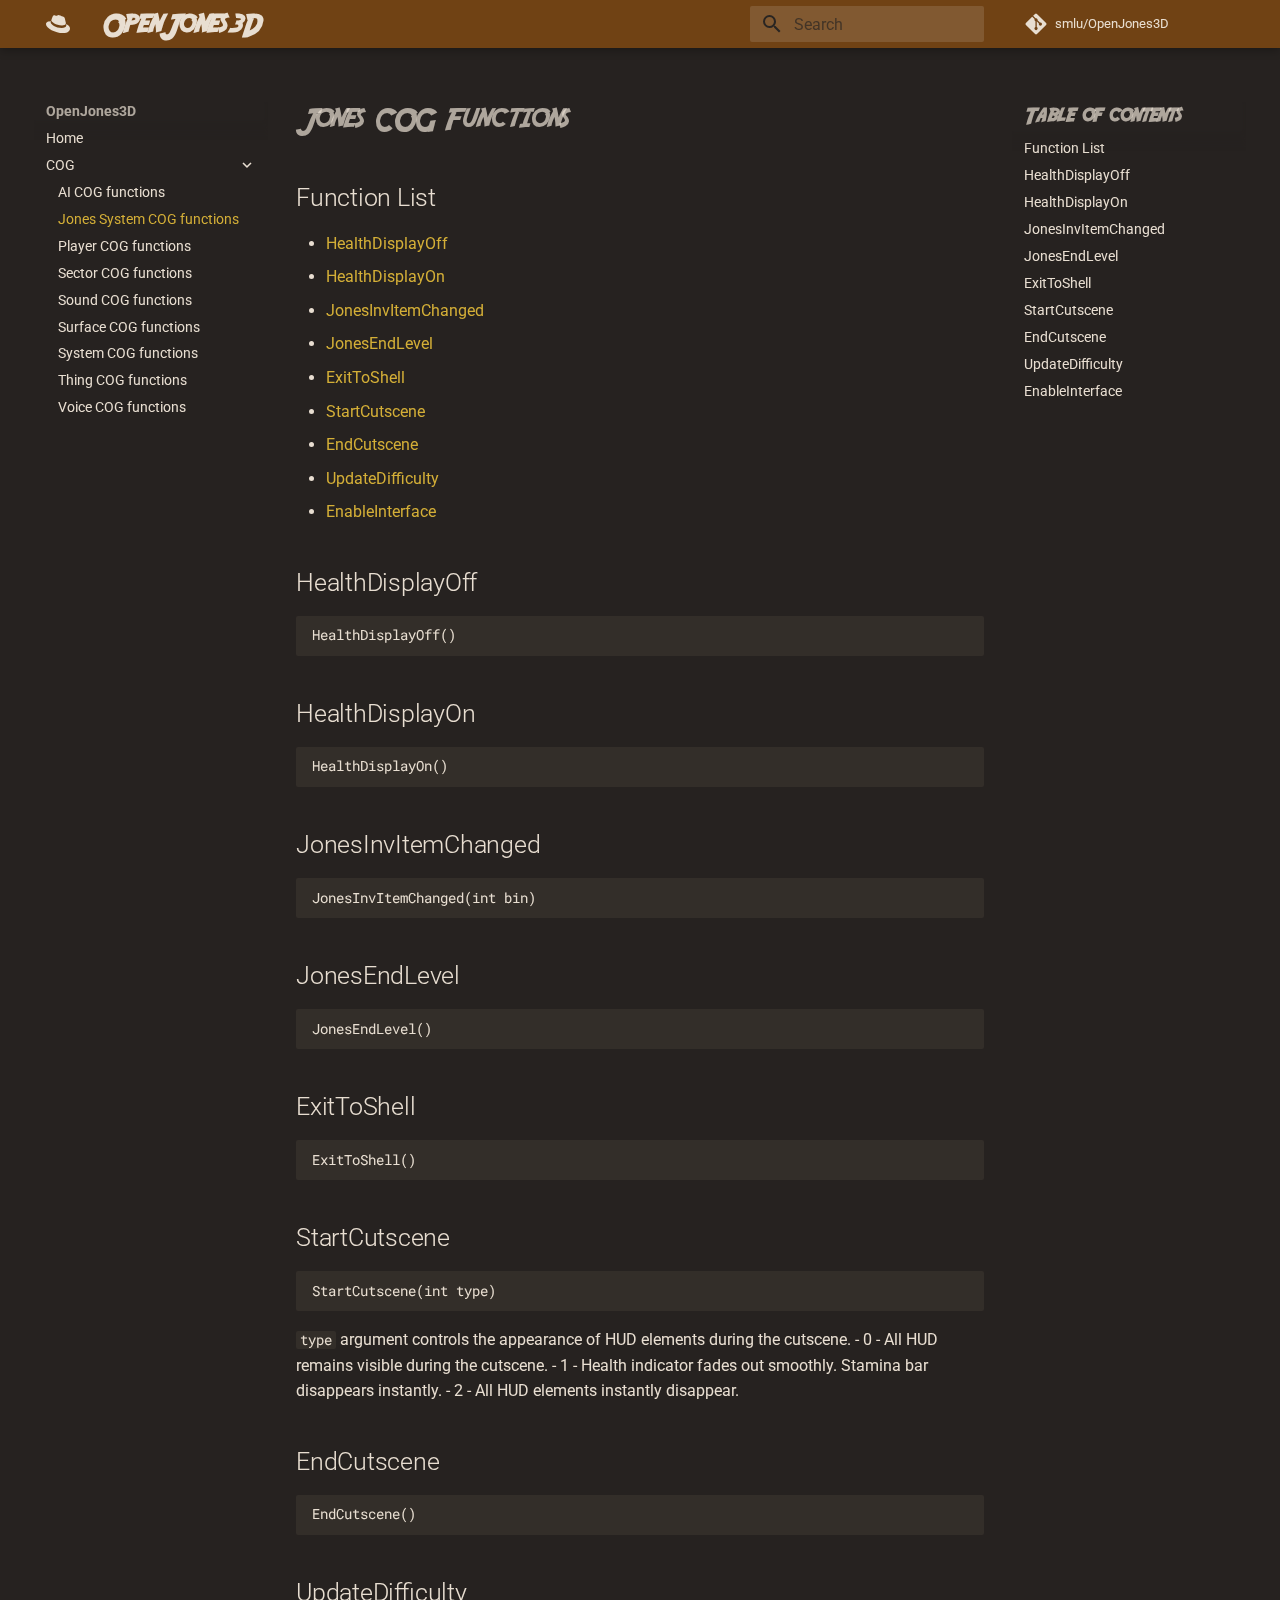
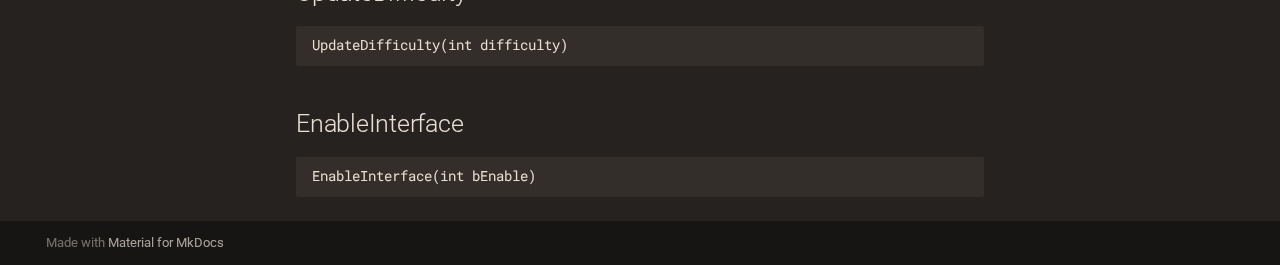
<file: cog/cog_jones/index.html>
<!doctype html>
<html lang="en" class="no-js">
  <head>
    
      <meta charset="utf-8">
      <meta name="viewport" content="width=device-width,initial-scale=1">
      
      
      
      
        <link rel="prev" href="../cog_ai/">
      
      
        <link rel="next" href="../cog_player/">
      
      
      <link rel="icon" href="../../assets/img/favicon.svg">
      <meta name="generator" content="mkdocs-1.6.1, mkdocs-material-9.6.9">
    
    
      
        <title>Jones System COG functions - OpenJones3D</title>
      
    
    
      <link rel="stylesheet" href="../../assets/stylesheets/main.4af4bdda.min.css">
      
        
        <link rel="stylesheet" href="../../assets/stylesheets/palette.06af60db.min.css">
      
      
  
  
    
    
  
  
  <style>:root{--md-admonition-icon--note:url('data:image/svg+xml;charset=utf-8,%3Csvg%20xmlns%3D%22http%3A//www.w3.org/2000/svg%22%20viewBox%3D%220%200%2024%2024%22%3E%3Cpath%20d%3D%22M17.8%2020c-.4%201.2-1.5%202-2.8%202H5c-1.7%200-3-1.3-3-3v-1h12.2c.4%201.2%201.5%202%202.8%202zM19%202c1.7%200%203%201.3%203%203v1h-2V5c0-.6-.4-1-1-1s-1%20.4-1%201v13h-1c-.6%200-1-.4-1-1v-1H5V5c0-1.7%201.3-3%203-3zM8%206v2h7V6zm0%204v2h6v-2z%22/%3E%3C/svg%3E');}</style>



    
    
      
    
    
      
        
        
        <link rel="preconnect" href="https://fonts.gstatic.com" crossorigin>
        <link rel="stylesheet" href="https://fonts.googleapis.com/css?family=Roboto:300,300i,400,400i,700,700i%7CRoboto+Mono:400,400i,700,700i&display=fallback">
        <style>:root{--md-text-font:"Roboto";--md-code-font:"Roboto Mono"}</style>
      
    
    
      <link rel="stylesheet" href="../../assets/extra.css">
    
    <script>__md_scope=new URL("../..",location),__md_hash=e=>[...e].reduce(((e,_)=>(e<<5)-e+_.charCodeAt(0)),0),__md_get=(e,_=localStorage,t=__md_scope)=>JSON.parse(_.getItem(t.pathname+"."+e)),__md_set=(e,_,t=localStorage,a=__md_scope)=>{try{t.setItem(a.pathname+"."+e,JSON.stringify(_))}catch(e){}}</script>
    
      

    
    
    
  </head>
  
  
    
    
    
    
    
    <body dir="ltr" data-md-color-scheme="indy" data-md-color-primary="indigo" data-md-color-accent="indigo">
  
    
    <input class="md-toggle" data-md-toggle="drawer" type="checkbox" id="__drawer" autocomplete="off">
    <input class="md-toggle" data-md-toggle="search" type="checkbox" id="__search" autocomplete="off">
    <label class="md-overlay" for="__drawer"></label>
    <div data-md-component="skip">
      
        
        <a href="#jones-cog-functions" class="md-skip">
          Skip to content
        </a>
      
    </div>
    <div data-md-component="announce">
      
    </div>
    
    
      

  

<header class="md-header md-header--shadow" data-md-component="header">
  <nav class="md-header__inner md-grid" aria-label="Header">
    <a href="../.." title="OpenJones3D" class="md-header__button md-logo" aria-label="OpenJones3D" data-md-component="logo">
      
  
  <svg xmlns="http://www.w3.org/2000/svg" viewBox="0 0 24 24"><path d="M16.009 13.386c1.577 0 3.86-.326 3.86-2.202a1.8 1.8 0 0 0-.04-.431l-.94-4.08c-.216-.898-.406-1.305-1.982-2.093-1.223-.625-3.888-1.658-4.676-1.658-.733 0-.947.946-1.822.946-.842 0-1.467-.706-2.255-.706-.757 0-1.25.515-1.63 1.576 0 0-1.06 2.99-1.197 3.424a.8.8 0 0 0-.028.245c0 1.162 4.577 4.974 10.71 4.974m4.101-1.435c.218 1.032.218 1.14.218 1.277 0 1.765-1.984 2.745-4.593 2.745-5.895.004-11.06-3.451-11.06-5.734a2.3 2.3 0 0 1 .19-.925C2.746 9.415 0 9.794 0 12.217c0 3.969 9.405 8.861 16.851 8.861 5.71 0 7.149-2.582 7.149-4.62 0-1.605-1.387-3.425-3.887-4.512"/></svg>

    </a>
    <label class="md-header__button md-icon" for="__drawer">
      
      <svg xmlns="http://www.w3.org/2000/svg" viewBox="0 0 24 24"><path d="M3 6h18v2H3zm0 5h18v2H3zm0 5h18v2H3z"/></svg>
    </label>
    <div class="md-header__title" data-md-component="header-title">
      <div class="md-header__ellipsis">
        <div class="md-header__topic">
          <span class="md-ellipsis">
            OpenJones3D
          </span>
        </div>
        <div class="md-header__topic" data-md-component="header-topic">
          <span class="md-ellipsis">
            
              Jones System COG functions
            
          </span>
        </div>
      </div>
    </div>
    
      
    
    
    
    
      <label class="md-header__button md-icon" for="__search">
        
        <svg xmlns="http://www.w3.org/2000/svg" viewBox="0 0 24 24"><path d="M9.5 3A6.5 6.5 0 0 1 16 9.5c0 1.61-.59 3.09-1.56 4.23l.27.27h.79l5 5-1.5 1.5-5-5v-.79l-.27-.27A6.52 6.52 0 0 1 9.5 16 6.5 6.5 0 0 1 3 9.5 6.5 6.5 0 0 1 9.5 3m0 2C7 5 5 7 5 9.5S7 14 9.5 14 14 12 14 9.5 12 5 9.5 5"/></svg>
      </label>
      <div class="md-search" data-md-component="search" role="dialog">
  <label class="md-search__overlay" for="__search"></label>
  <div class="md-search__inner" role="search">
    <form class="md-search__form" name="search">
      <input type="text" class="md-search__input" name="query" aria-label="Search" placeholder="Search" autocapitalize="off" autocorrect="off" autocomplete="off" spellcheck="false" data-md-component="search-query" required>
      <label class="md-search__icon md-icon" for="__search">
        
        <svg xmlns="http://www.w3.org/2000/svg" viewBox="0 0 24 24"><path d="M9.5 3A6.5 6.5 0 0 1 16 9.5c0 1.61-.59 3.09-1.56 4.23l.27.27h.79l5 5-1.5 1.5-5-5v-.79l-.27-.27A6.52 6.52 0 0 1 9.5 16 6.5 6.5 0 0 1 3 9.5 6.5 6.5 0 0 1 9.5 3m0 2C7 5 5 7 5 9.5S7 14 9.5 14 14 12 14 9.5 12 5 9.5 5"/></svg>
        
        <svg xmlns="http://www.w3.org/2000/svg" viewBox="0 0 24 24"><path d="M20 11v2H8l5.5 5.5-1.42 1.42L4.16 12l7.92-7.92L13.5 5.5 8 11z"/></svg>
      </label>
      <nav class="md-search__options" aria-label="Search">
        
        <button type="reset" class="md-search__icon md-icon" title="Clear" aria-label="Clear" tabindex="-1">
          
          <svg xmlns="http://www.w3.org/2000/svg" viewBox="0 0 24 24"><path d="M19 6.41 17.59 5 12 10.59 6.41 5 5 6.41 10.59 12 5 17.59 6.41 19 12 13.41 17.59 19 19 17.59 13.41 12z"/></svg>
        </button>
      </nav>
      
    </form>
    <div class="md-search__output">
      <div class="md-search__scrollwrap" tabindex="0" data-md-scrollfix>
        <div class="md-search-result" data-md-component="search-result">
          <div class="md-search-result__meta">
            Initializing search
          </div>
          <ol class="md-search-result__list" role="presentation"></ol>
        </div>
      </div>
    </div>
  </div>
</div>
    
    
      <div class="md-header__source">
        <a href="https://github.com/smlu/OpenJones3D/" title="Go to repository" class="md-source" data-md-component="source">
  <div class="md-source__icon md-icon">
    
    <svg xmlns="http://www.w3.org/2000/svg" viewBox="0 0 448 512"><!--! Font Awesome Free 6.7.2 by @fontawesome - https://fontawesome.com License - https://fontawesome.com/license/free (Icons: CC BY 4.0, Fonts: SIL OFL 1.1, Code: MIT License) Copyright 2024 Fonticons, Inc.--><path d="M439.55 236.05 244 40.45a28.87 28.87 0 0 0-40.81 0l-40.66 40.63 51.52 51.52c27.06-9.14 52.68 16.77 43.39 43.68l49.66 49.66c34.23-11.8 61.18 31 35.47 56.69-26.49 26.49-70.21-2.87-56-37.34L240.22 199v121.85c25.3 12.54 22.26 41.85 9.08 55a34.34 34.34 0 0 1-48.55 0c-17.57-17.6-11.07-46.91 11.25-56v-123c-20.8-8.51-24.6-30.74-18.64-45L142.57 101 8.45 235.14a28.86 28.86 0 0 0 0 40.81l195.61 195.6a28.86 28.86 0 0 0 40.8 0l194.69-194.69a28.86 28.86 0 0 0 0-40.81"/></svg>
  </div>
  <div class="md-source__repository">
    smlu/OpenJones3D
  </div>
</a>
      </div>
    
  </nav>
  
</header>
    
    <div class="md-container" data-md-component="container">
      
      
        
          
        
      
      <main class="md-main" data-md-component="main">
        <div class="md-main__inner md-grid">
          
            
              
              <div class="md-sidebar md-sidebar--primary" data-md-component="sidebar" data-md-type="navigation" >
                <div class="md-sidebar__scrollwrap">
                  <div class="md-sidebar__inner">
                    



<nav class="md-nav md-nav--primary" aria-label="Navigation" data-md-level="0">
  <label class="md-nav__title" for="__drawer">
    <a href="../.." title="OpenJones3D" class="md-nav__button md-logo" aria-label="OpenJones3D" data-md-component="logo">
      
  
  <svg xmlns="http://www.w3.org/2000/svg" viewBox="0 0 24 24"><path d="M16.009 13.386c1.577 0 3.86-.326 3.86-2.202a1.8 1.8 0 0 0-.04-.431l-.94-4.08c-.216-.898-.406-1.305-1.982-2.093-1.223-.625-3.888-1.658-4.676-1.658-.733 0-.947.946-1.822.946-.842 0-1.467-.706-2.255-.706-.757 0-1.25.515-1.63 1.576 0 0-1.06 2.99-1.197 3.424a.8.8 0 0 0-.028.245c0 1.162 4.577 4.974 10.71 4.974m4.101-1.435c.218 1.032.218 1.14.218 1.277 0 1.765-1.984 2.745-4.593 2.745-5.895.004-11.06-3.451-11.06-5.734a2.3 2.3 0 0 1 .19-.925C2.746 9.415 0 9.794 0 12.217c0 3.969 9.405 8.861 16.851 8.861 5.71 0 7.149-2.582 7.149-4.62 0-1.605-1.387-3.425-3.887-4.512"/></svg>

    </a>
    OpenJones3D
  </label>
  
    <div class="md-nav__source">
      <a href="https://github.com/smlu/OpenJones3D/" title="Go to repository" class="md-source" data-md-component="source">
  <div class="md-source__icon md-icon">
    
    <svg xmlns="http://www.w3.org/2000/svg" viewBox="0 0 448 512"><!--! Font Awesome Free 6.7.2 by @fontawesome - https://fontawesome.com License - https://fontawesome.com/license/free (Icons: CC BY 4.0, Fonts: SIL OFL 1.1, Code: MIT License) Copyright 2024 Fonticons, Inc.--><path d="M439.55 236.05 244 40.45a28.87 28.87 0 0 0-40.81 0l-40.66 40.63 51.52 51.52c27.06-9.14 52.68 16.77 43.39 43.68l49.66 49.66c34.23-11.8 61.18 31 35.47 56.69-26.49 26.49-70.21-2.87-56-37.34L240.22 199v121.85c25.3 12.54 22.26 41.85 9.08 55a34.34 34.34 0 0 1-48.55 0c-17.57-17.6-11.07-46.91 11.25-56v-123c-20.8-8.51-24.6-30.74-18.64-45L142.57 101 8.45 235.14a28.86 28.86 0 0 0 0 40.81l195.61 195.6a28.86 28.86 0 0 0 40.8 0l194.69-194.69a28.86 28.86 0 0 0 0-40.81"/></svg>
  </div>
  <div class="md-source__repository">
    smlu/OpenJones3D
  </div>
</a>
    </div>
  
  <ul class="md-nav__list" data-md-scrollfix>
    
      
      
  
  
  
  
    <li class="md-nav__item">
      <a href="../.." class="md-nav__link">
        
  
  <span class="md-ellipsis">
    Home
    
  </span>
  

      </a>
    </li>
  

    
      
      
  
  
    
  
  
  
    
    
      
        
          
        
      
        
      
        
      
        
      
        
      
        
      
        
      
        
      
        
      
        
      
    
    
    
    <li class="md-nav__item md-nav__item--active md-nav__item--nested">
      
        
        
        <input class="md-nav__toggle md-toggle " type="checkbox" id="__nav_2" checked>
        
          
          
          <div class="md-nav__link md-nav__container">
            <a href="../" class="md-nav__link ">
              
  
  <span class="md-ellipsis">
    COG
    
  </span>
  

            </a>
            
              
              <label class="md-nav__link " for="__nav_2" id="__nav_2_label" tabindex="0">
                <span class="md-nav__icon md-icon"></span>
              </label>
            
          </div>
        
        <nav class="md-nav" data-md-level="1" aria-labelledby="__nav_2_label" aria-expanded="true">
          <label class="md-nav__title" for="__nav_2">
            <span class="md-nav__icon md-icon"></span>
            COG
          </label>
          <ul class="md-nav__list" data-md-scrollfix>
            
              
            
              
                
  
  
  
  
    <li class="md-nav__item">
      <a href="../cog_ai/" class="md-nav__link">
        
  
  <span class="md-ellipsis">
    AI COG functions
    
  </span>
  

      </a>
    </li>
  

              
            
              
                
  
  
    
  
  
  
    <li class="md-nav__item md-nav__item--active">
      
      <input class="md-nav__toggle md-toggle" type="checkbox" id="__toc">
      
      
        
      
      
        <label class="md-nav__link md-nav__link--active" for="__toc">
          
  
  <span class="md-ellipsis">
    Jones System COG functions
    
  </span>
  

          <span class="md-nav__icon md-icon"></span>
        </label>
      
      <a href="./" class="md-nav__link md-nav__link--active">
        
  
  <span class="md-ellipsis">
    Jones System COG functions
    
  </span>
  

      </a>
      
        

<nav class="md-nav md-nav--secondary" aria-label="Table of contents">
  
  
  
    
  
  
    <label class="md-nav__title" for="__toc">
      <span class="md-nav__icon md-icon"></span>
      Table of contents
    </label>
    <ul class="md-nav__list" data-md-component="toc" data-md-scrollfix>
      
        <li class="md-nav__item">
  <a href="#function-list" class="md-nav__link">
    <span class="md-ellipsis">
      Function List
    </span>
  </a>
  
</li>
      
        <li class="md-nav__item">
  <a href="#healthdisplayoff" class="md-nav__link">
    <span class="md-ellipsis">
      HealthDisplayOff
    </span>
  </a>
  
</li>
      
        <li class="md-nav__item">
  <a href="#healthdisplayon" class="md-nav__link">
    <span class="md-ellipsis">
      HealthDisplayOn
    </span>
  </a>
  
</li>
      
        <li class="md-nav__item">
  <a href="#jonesinvitemchanged" class="md-nav__link">
    <span class="md-ellipsis">
      JonesInvItemChanged
    </span>
  </a>
  
</li>
      
        <li class="md-nav__item">
  <a href="#jonesendlevel" class="md-nav__link">
    <span class="md-ellipsis">
      JonesEndLevel
    </span>
  </a>
  
</li>
      
        <li class="md-nav__item">
  <a href="#exittoshell" class="md-nav__link">
    <span class="md-ellipsis">
      ExitToShell
    </span>
  </a>
  
</li>
      
        <li class="md-nav__item">
  <a href="#startcutscene" class="md-nav__link">
    <span class="md-ellipsis">
      StartCutscene
    </span>
  </a>
  
</li>
      
        <li class="md-nav__item">
  <a href="#endcutscene" class="md-nav__link">
    <span class="md-ellipsis">
      EndCutscene
    </span>
  </a>
  
</li>
      
        <li class="md-nav__item">
  <a href="#updatedifficulty" class="md-nav__link">
    <span class="md-ellipsis">
      UpdateDifficulty
    </span>
  </a>
  
</li>
      
        <li class="md-nav__item">
  <a href="#enableinterface" class="md-nav__link">
    <span class="md-ellipsis">
      EnableInterface
    </span>
  </a>
  
</li>
      
    </ul>
  
</nav>
      
    </li>
  

              
            
              
                
  
  
  
  
    <li class="md-nav__item">
      <a href="../cog_player/" class="md-nav__link">
        
  
  <span class="md-ellipsis">
    Player COG functions
    
  </span>
  

      </a>
    </li>
  

              
            
              
                
  
  
  
  
    <li class="md-nav__item">
      <a href="../cog_sector/" class="md-nav__link">
        
  
  <span class="md-ellipsis">
    Sector COG functions
    
  </span>
  

      </a>
    </li>
  

              
            
              
                
  
  
  
  
    <li class="md-nav__item">
      <a href="../cog_sound/" class="md-nav__link">
        
  
  <span class="md-ellipsis">
    Sound COG functions
    
  </span>
  

      </a>
    </li>
  

              
            
              
                
  
  
  
  
    <li class="md-nav__item">
      <a href="../cog_surface/" class="md-nav__link">
        
  
  <span class="md-ellipsis">
    Surface COG functions
    
  </span>
  

      </a>
    </li>
  

              
            
              
                
  
  
  
  
    <li class="md-nav__item">
      <a href="../cog_system/" class="md-nav__link">
        
  
  <span class="md-ellipsis">
    System COG functions
    
  </span>
  

      </a>
    </li>
  

              
            
              
                
  
  
  
  
    <li class="md-nav__item">
      <a href="../cog_thing/" class="md-nav__link">
        
  
  <span class="md-ellipsis">
    Thing COG functions
    
  </span>
  

      </a>
    </li>
  

              
            
              
                
  
  
  
  
    <li class="md-nav__item">
      <a href="../cog_voice/" class="md-nav__link">
        
  
  <span class="md-ellipsis">
    Voice COG functions
    
  </span>
  

      </a>
    </li>
  

              
            
          </ul>
        </nav>
      
    </li>
  

    
  </ul>
</nav>
                  </div>
                </div>
              </div>
            
            
              
              <div class="md-sidebar md-sidebar--secondary" data-md-component="sidebar" data-md-type="toc" >
                <div class="md-sidebar__scrollwrap">
                  <div class="md-sidebar__inner">
                    

<nav class="md-nav md-nav--secondary" aria-label="Table of contents">
  
  
  
    
  
  
    <label class="md-nav__title" for="__toc">
      <span class="md-nav__icon md-icon"></span>
      Table of contents
    </label>
    <ul class="md-nav__list" data-md-component="toc" data-md-scrollfix>
      
        <li class="md-nav__item">
  <a href="#function-list" class="md-nav__link">
    <span class="md-ellipsis">
      Function List
    </span>
  </a>
  
</li>
      
        <li class="md-nav__item">
  <a href="#healthdisplayoff" class="md-nav__link">
    <span class="md-ellipsis">
      HealthDisplayOff
    </span>
  </a>
  
</li>
      
        <li class="md-nav__item">
  <a href="#healthdisplayon" class="md-nav__link">
    <span class="md-ellipsis">
      HealthDisplayOn
    </span>
  </a>
  
</li>
      
        <li class="md-nav__item">
  <a href="#jonesinvitemchanged" class="md-nav__link">
    <span class="md-ellipsis">
      JonesInvItemChanged
    </span>
  </a>
  
</li>
      
        <li class="md-nav__item">
  <a href="#jonesendlevel" class="md-nav__link">
    <span class="md-ellipsis">
      JonesEndLevel
    </span>
  </a>
  
</li>
      
        <li class="md-nav__item">
  <a href="#exittoshell" class="md-nav__link">
    <span class="md-ellipsis">
      ExitToShell
    </span>
  </a>
  
</li>
      
        <li class="md-nav__item">
  <a href="#startcutscene" class="md-nav__link">
    <span class="md-ellipsis">
      StartCutscene
    </span>
  </a>
  
</li>
      
        <li class="md-nav__item">
  <a href="#endcutscene" class="md-nav__link">
    <span class="md-ellipsis">
      EndCutscene
    </span>
  </a>
  
</li>
      
        <li class="md-nav__item">
  <a href="#updatedifficulty" class="md-nav__link">
    <span class="md-ellipsis">
      UpdateDifficulty
    </span>
  </a>
  
</li>
      
        <li class="md-nav__item">
  <a href="#enableinterface" class="md-nav__link">
    <span class="md-ellipsis">
      EnableInterface
    </span>
  </a>
  
</li>
      
    </ul>
  
</nav>
                  </div>
                </div>
              </div>
            
          
          
            <div class="md-content" data-md-component="content">
              <article class="md-content__inner md-typeset">
                
                  


  
  


<h1 id="jones-cog-functions">Jones COG Functions</h1>
<h2 id="function-list">Function List</h2>
<ul>
<li><a href="#healthdisplayoff">HealthDisplayOff</a></li>
<li><a href="#healthdisplayon">HealthDisplayOn</a></li>
<li><a href="#jonesinvitemchanged">JonesInvItemChanged</a></li>
<li><a href="#jonesendlevel">JonesEndLevel</a></li>
<li><a href="#exittoshell">ExitToShell</a></li>
<li><a href="#startcutscene">StartCutscene</a></li>
<li><a href="#endcutscene">EndCutscene</a></li>
<li><a href="#updatedifficulty">UpdateDifficulty</a></li>
<li><a href="#enableinterface">EnableInterface</a></li>
</ul>
<h2 id="healthdisplayoff">HealthDisplayOff</h2>
<div class="highlight"><pre><span></span><code>HealthDisplayOff()
</code></pre></div>
<h2 id="healthdisplayon">HealthDisplayOn</h2>
<div class="highlight"><pre><span></span><code>HealthDisplayOn()
</code></pre></div>
<h2 id="jonesinvitemchanged">JonesInvItemChanged</h2>
<div class="highlight"><pre><span></span><code>JonesInvItemChanged(int bin)
</code></pre></div>
<h2 id="jonesendlevel">JonesEndLevel</h2>
<div class="highlight"><pre><span></span><code>JonesEndLevel()
</code></pre></div>
<h2 id="exittoshell">ExitToShell</h2>
<div class="highlight"><pre><span></span><code>ExitToShell()
</code></pre></div>
<h2 id="startcutscene">StartCutscene</h2>
<p><div class="highlight"><pre><span></span><code>StartCutscene(int type)
</code></pre></div>
<code>type</code> argument controls the appearance of HUD elements during the cutscene.
- 0 - All HUD remains visible during the cutscene.
- 1 - Health indicator fades out smoothly. Stamina bar disappears instantly.
- 2 - All HUD elements instantly disappear.</p>
<h2 id="endcutscene">EndCutscene</h2>
<div class="highlight"><pre><span></span><code>EndCutscene()
</code></pre></div>
<h2 id="updatedifficulty">UpdateDifficulty</h2>
<div class="highlight"><pre><span></span><code>UpdateDifficulty(int difficulty)
</code></pre></div>
<h2 id="enableinterface">EnableInterface</h2>
<div class="highlight"><pre><span></span><code>EnableInterface(int bEnable)
</code></pre></div>












                
              </article>
            </div>
          
          
<script>var target=document.getElementById(location.hash.slice(1));target&&target.name&&(target.checked=target.name.startsWith("__tabbed_"))</script>
        </div>
        
          <button type="button" class="md-top md-icon" data-md-component="top" hidden>
  
  <svg xmlns="http://www.w3.org/2000/svg" viewBox="0 0 24 24"><path d="M13 20h-2V8l-5.5 5.5-1.42-1.42L12 4.16l7.92 7.92-1.42 1.42L13 8z"/></svg>
  Back to top
</button>
        
      </main>
      
        <footer class="md-footer">
  
  <div class="md-footer-meta md-typeset">
    <div class="md-footer-meta__inner md-grid">
      <div class="md-copyright">
  
  
    Made with
    <a href="https://squidfunk.github.io/mkdocs-material/" target="_blank" rel="noopener">
      Material for MkDocs
    </a>
  
</div>
      
    </div>
  </div>
</footer>
      
    </div>
    <div class="md-dialog" data-md-component="dialog">
      <div class="md-dialog__inner md-typeset"></div>
    </div>
    
    
    <script id="__config" type="application/json">{"base": "../..", "features": ["navigation.indexes", "navigation.top"], "search": "../../assets/javascripts/workers/search.f8cc74c7.min.js", "translations": {"clipboard.copied": "Copied to clipboard", "clipboard.copy": "Copy to clipboard", "search.result.more.one": "1 more on this page", "search.result.more.other": "# more on this page", "search.result.none": "No matching documents", "search.result.one": "1 matching document", "search.result.other": "# matching documents", "search.result.placeholder": "Type to start searching", "search.result.term.missing": "Missing", "select.version": "Select version"}}</script>
    
    
      <script src="../../assets/javascripts/bundle.c8b220af.min.js"></script>
      
    
  </body>
</html>
</file>
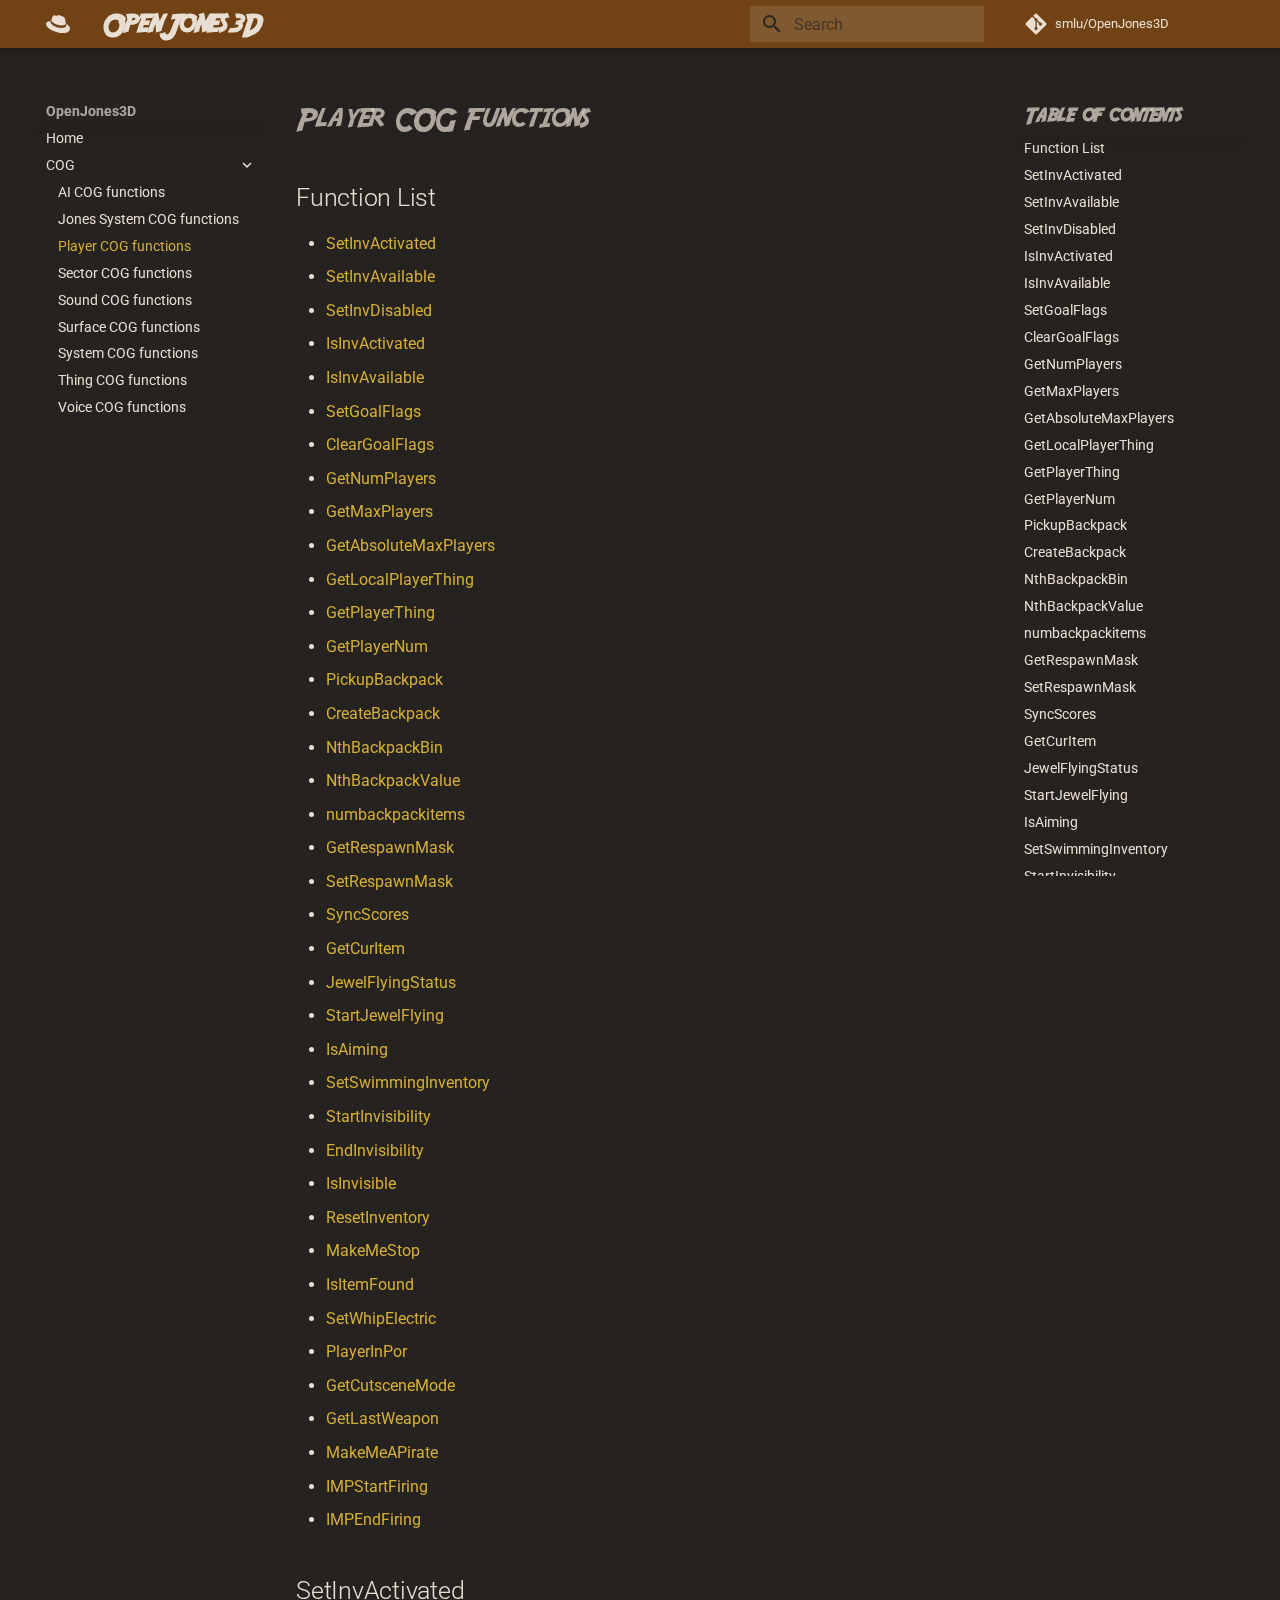
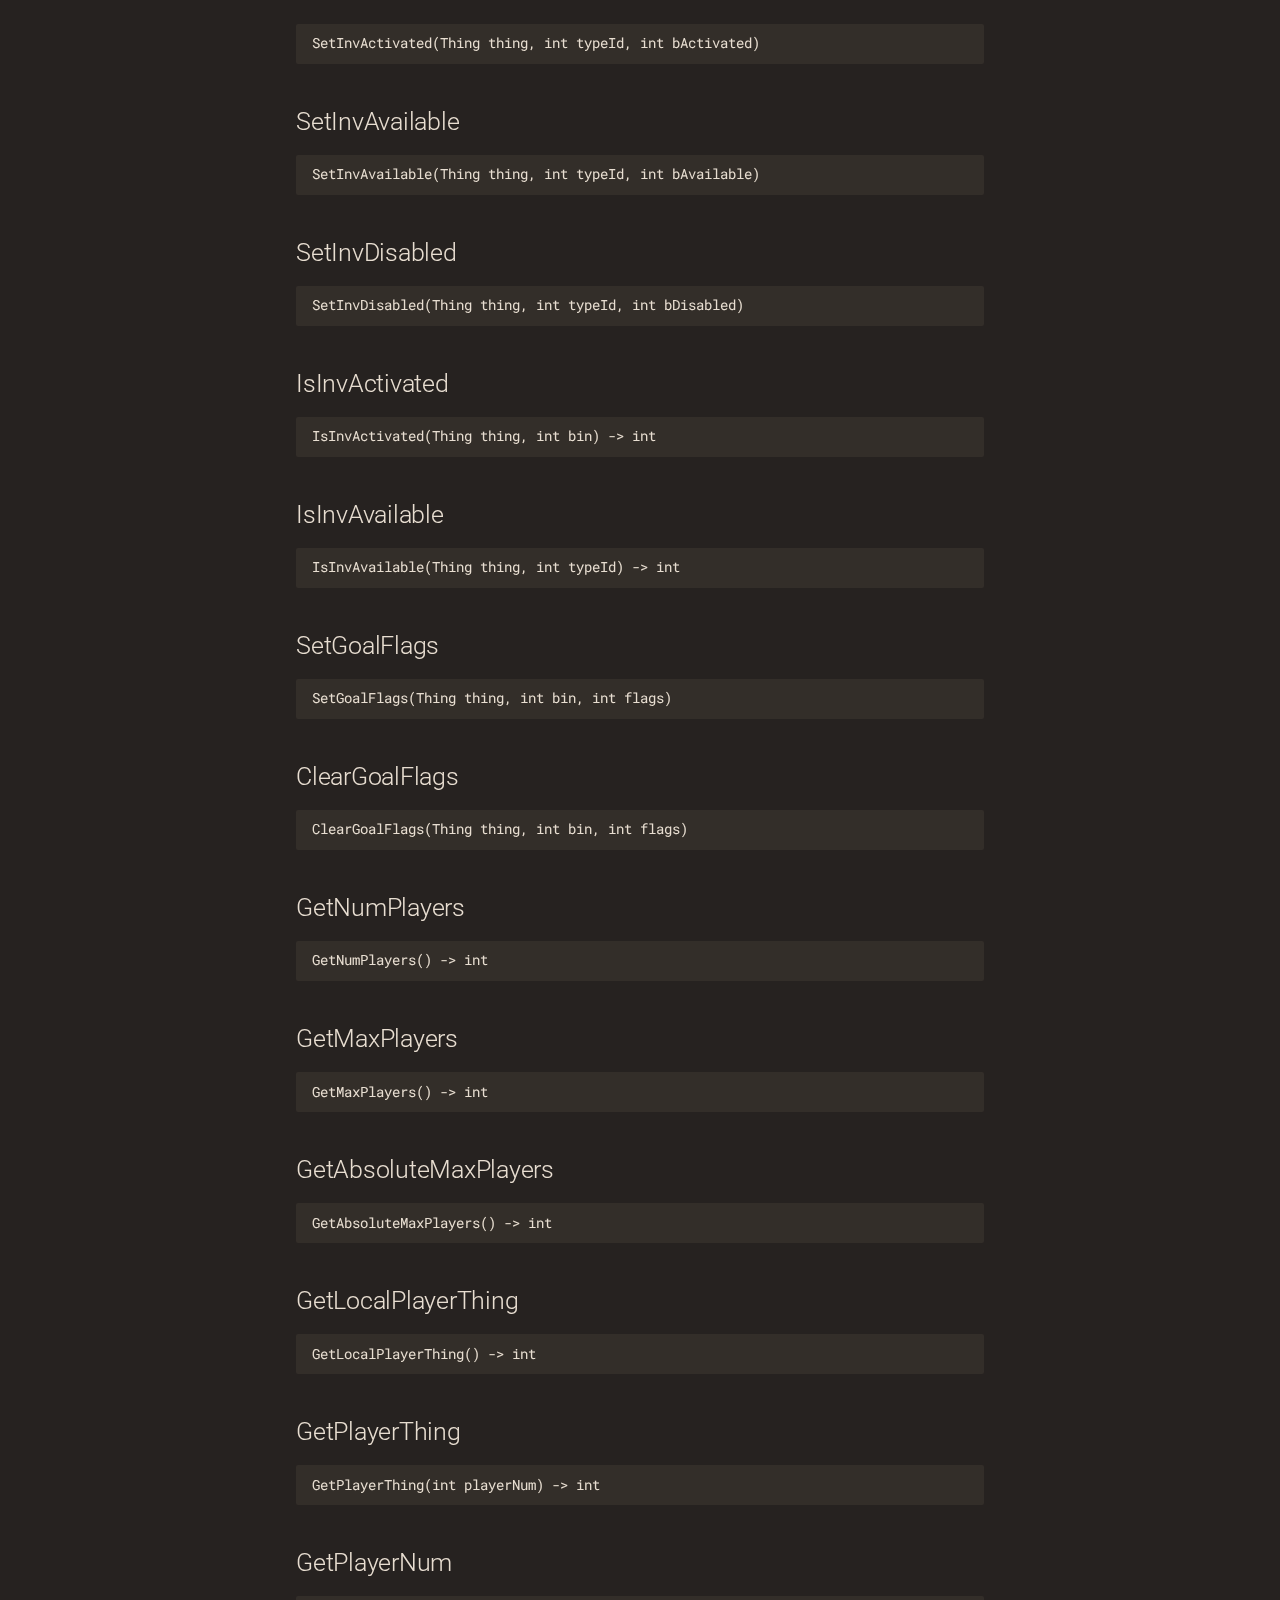
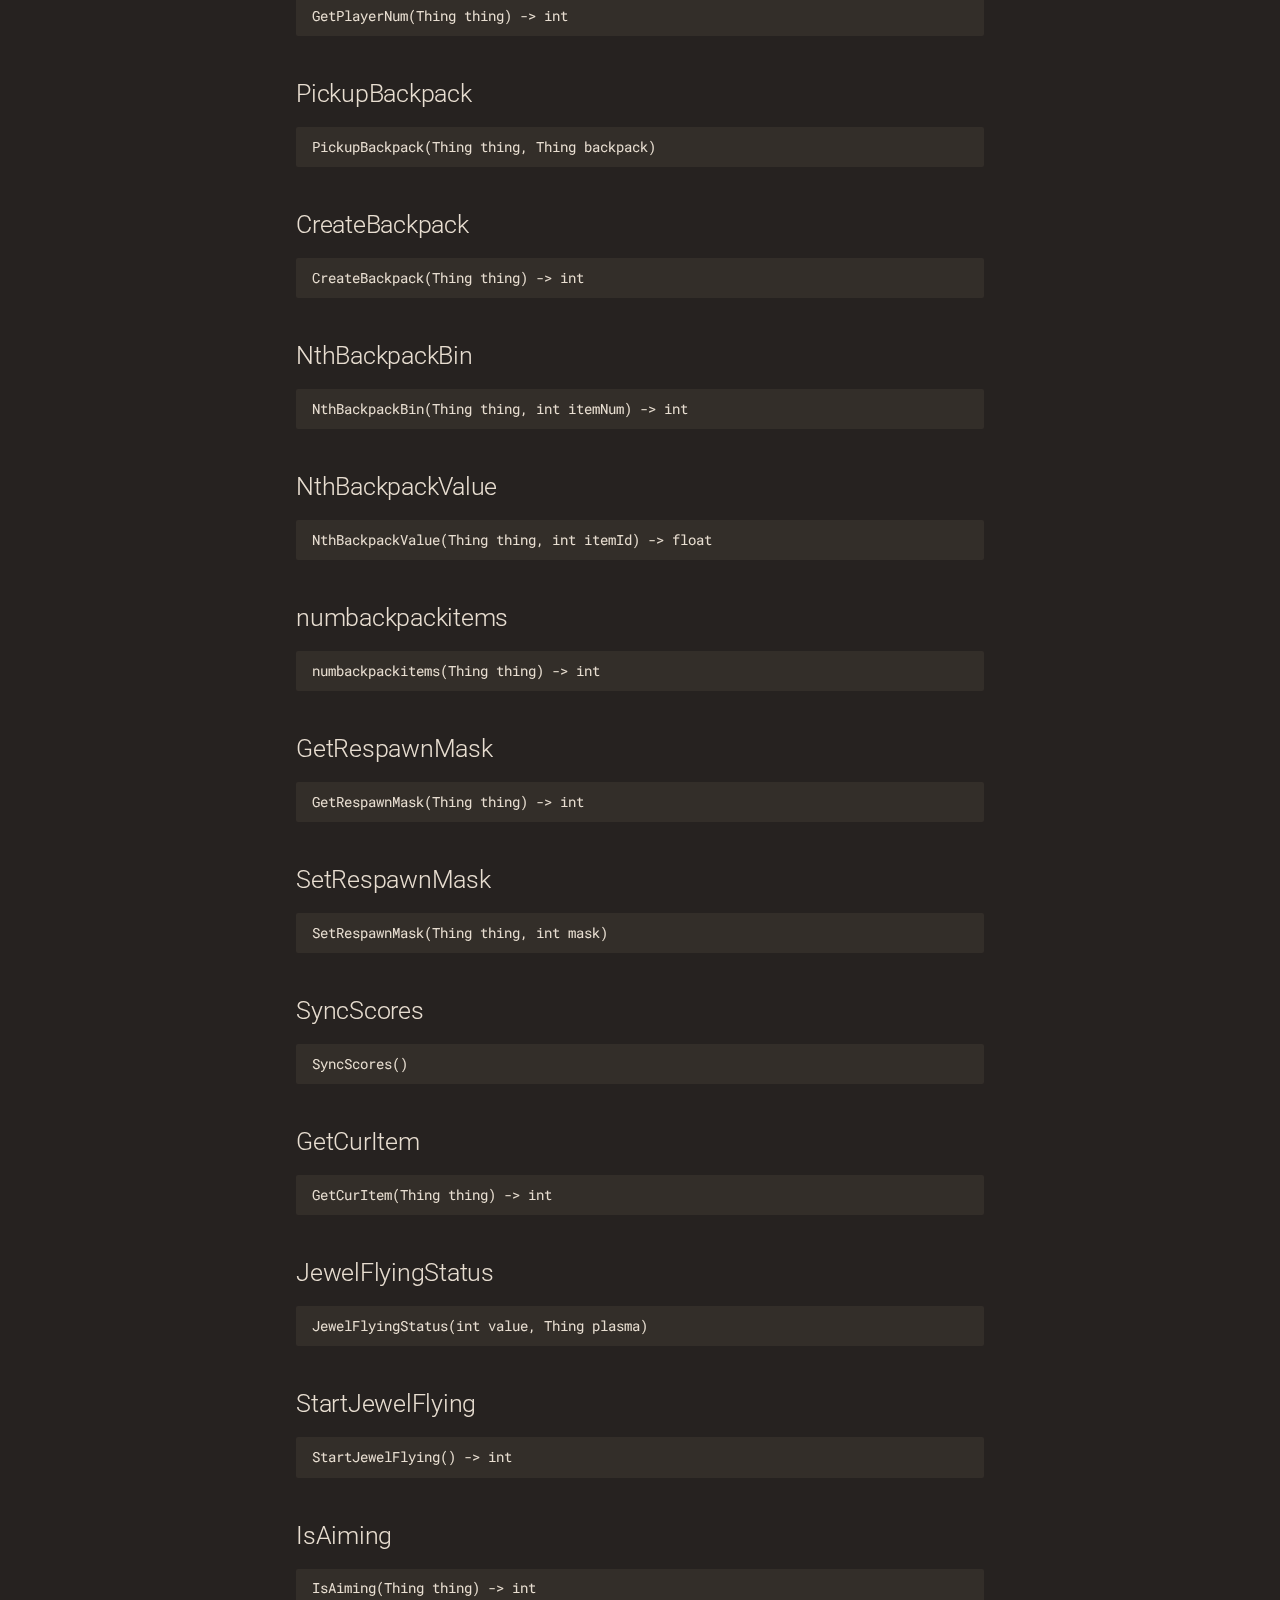
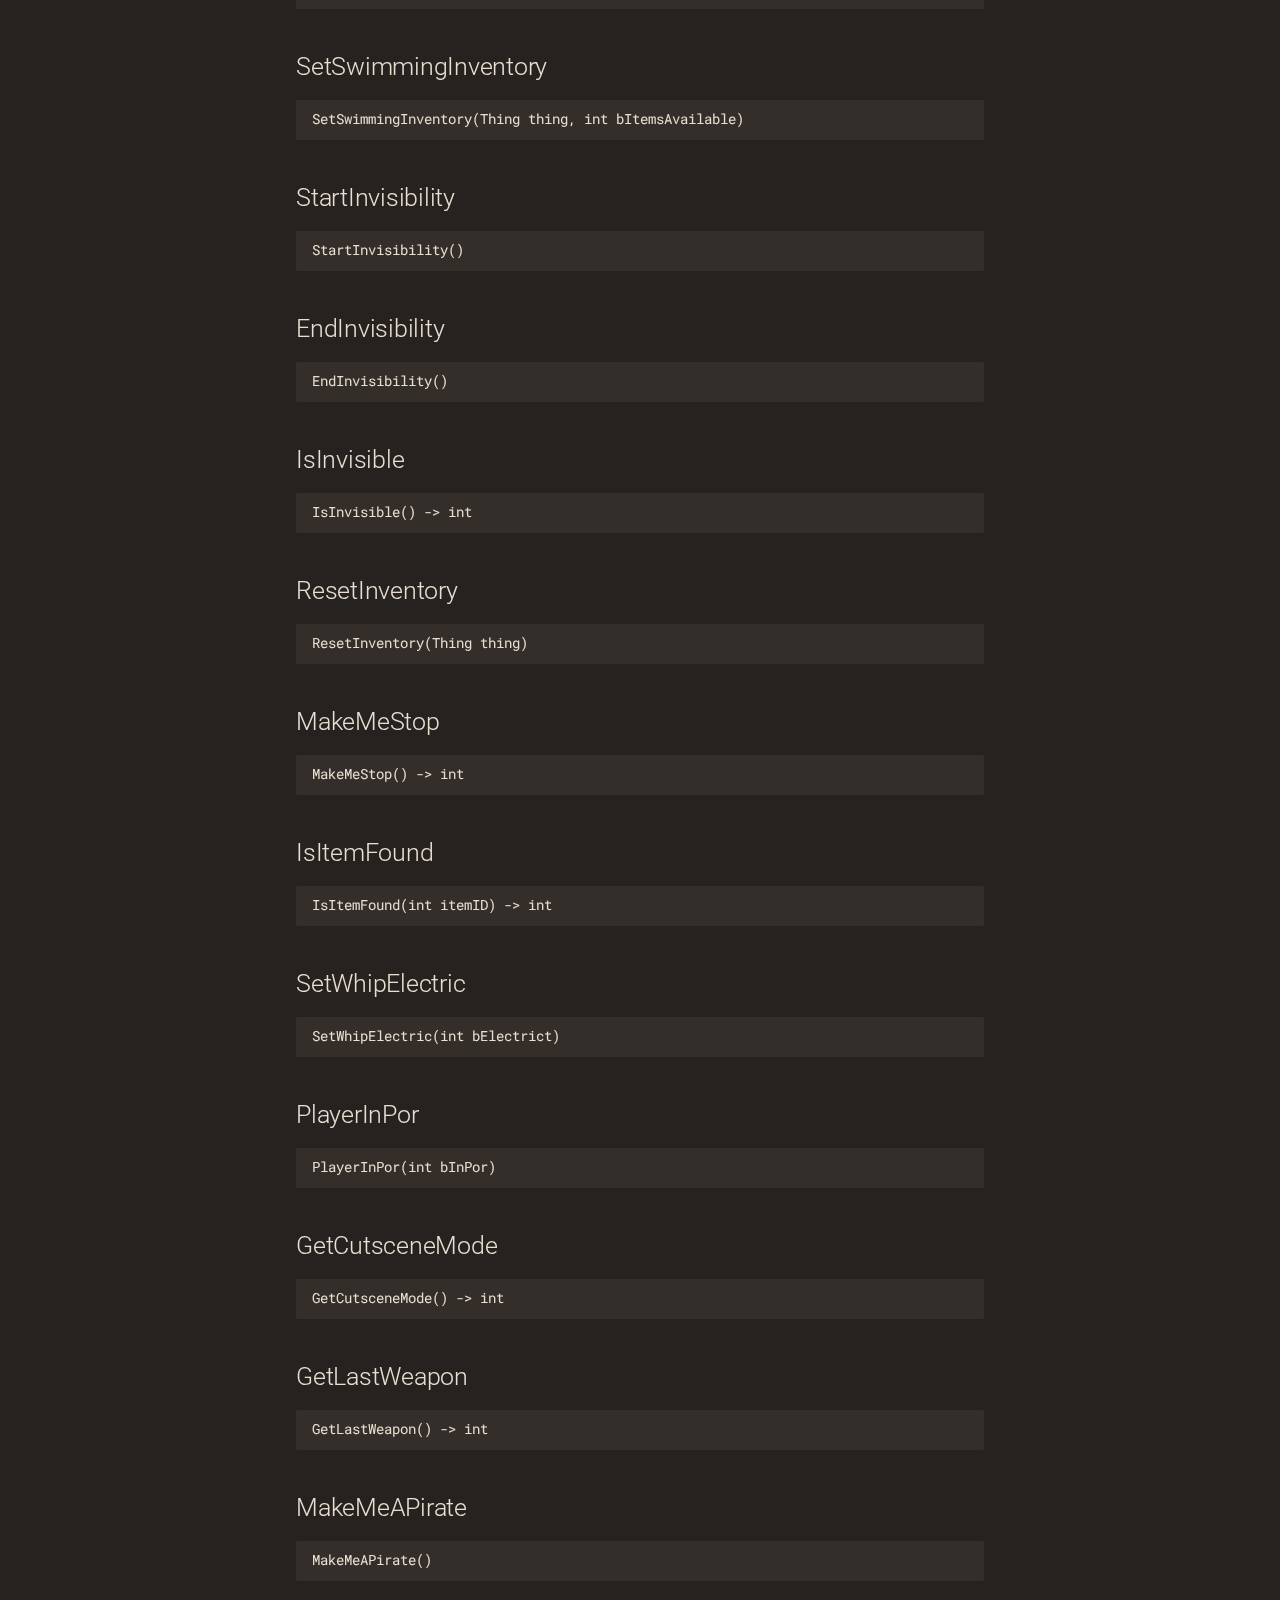
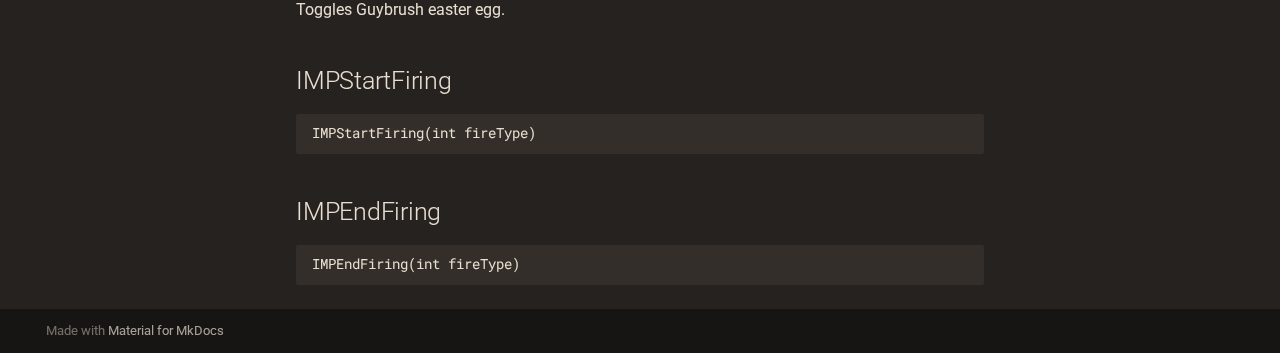
<file: cog/cog_player/index.html>
<!doctype html>
<html lang="en" class="no-js">
  <head>
    
      <meta charset="utf-8">
      <meta name="viewport" content="width=device-width,initial-scale=1">
      
      
      
      
        <link rel="prev" href="../cog_jones/">
      
      
        <link rel="next" href="../cog_sector/">
      
      
      <link rel="icon" href="../../assets/img/favicon.svg">
      <meta name="generator" content="mkdocs-1.6.1, mkdocs-material-9.6.9">
    
    
      
        <title>Player COG functions - OpenJones3D</title>
      
    
    
      <link rel="stylesheet" href="../../assets/stylesheets/main.4af4bdda.min.css">
      
        
        <link rel="stylesheet" href="../../assets/stylesheets/palette.06af60db.min.css">
      
      
  
  
    
    
  
  
  <style>:root{--md-admonition-icon--note:url('data:image/svg+xml;charset=utf-8,%3Csvg%20xmlns%3D%22http%3A//www.w3.org/2000/svg%22%20viewBox%3D%220%200%2024%2024%22%3E%3Cpath%20d%3D%22M17.8%2020c-.4%201.2-1.5%202-2.8%202H5c-1.7%200-3-1.3-3-3v-1h12.2c.4%201.2%201.5%202%202.8%202zM19%202c1.7%200%203%201.3%203%203v1h-2V5c0-.6-.4-1-1-1s-1%20.4-1%201v13h-1c-.6%200-1-.4-1-1v-1H5V5c0-1.7%201.3-3%203-3zM8%206v2h7V6zm0%204v2h6v-2z%22/%3E%3C/svg%3E');}</style>



    
    
      
    
    
      
        
        
        <link rel="preconnect" href="https://fonts.gstatic.com" crossorigin>
        <link rel="stylesheet" href="https://fonts.googleapis.com/css?family=Roboto:300,300i,400,400i,700,700i%7CRoboto+Mono:400,400i,700,700i&display=fallback">
        <style>:root{--md-text-font:"Roboto";--md-code-font:"Roboto Mono"}</style>
      
    
    
      <link rel="stylesheet" href="../../assets/extra.css">
    
    <script>__md_scope=new URL("../..",location),__md_hash=e=>[...e].reduce(((e,_)=>(e<<5)-e+_.charCodeAt(0)),0),__md_get=(e,_=localStorage,t=__md_scope)=>JSON.parse(_.getItem(t.pathname+"."+e)),__md_set=(e,_,t=localStorage,a=__md_scope)=>{try{t.setItem(a.pathname+"."+e,JSON.stringify(_))}catch(e){}}</script>
    
      

    
    
    
  </head>
  
  
    
    
    
    
    
    <body dir="ltr" data-md-color-scheme="indy" data-md-color-primary="indigo" data-md-color-accent="indigo">
  
    
    <input class="md-toggle" data-md-toggle="drawer" type="checkbox" id="__drawer" autocomplete="off">
    <input class="md-toggle" data-md-toggle="search" type="checkbox" id="__search" autocomplete="off">
    <label class="md-overlay" for="__drawer"></label>
    <div data-md-component="skip">
      
        
        <a href="#player-cog-functions" class="md-skip">
          Skip to content
        </a>
      
    </div>
    <div data-md-component="announce">
      
    </div>
    
    
      

  

<header class="md-header md-header--shadow" data-md-component="header">
  <nav class="md-header__inner md-grid" aria-label="Header">
    <a href="../.." title="OpenJones3D" class="md-header__button md-logo" aria-label="OpenJones3D" data-md-component="logo">
      
  
  <svg xmlns="http://www.w3.org/2000/svg" viewBox="0 0 24 24"><path d="M16.009 13.386c1.577 0 3.86-.326 3.86-2.202a1.8 1.8 0 0 0-.04-.431l-.94-4.08c-.216-.898-.406-1.305-1.982-2.093-1.223-.625-3.888-1.658-4.676-1.658-.733 0-.947.946-1.822.946-.842 0-1.467-.706-2.255-.706-.757 0-1.25.515-1.63 1.576 0 0-1.06 2.99-1.197 3.424a.8.8 0 0 0-.028.245c0 1.162 4.577 4.974 10.71 4.974m4.101-1.435c.218 1.032.218 1.14.218 1.277 0 1.765-1.984 2.745-4.593 2.745-5.895.004-11.06-3.451-11.06-5.734a2.3 2.3 0 0 1 .19-.925C2.746 9.415 0 9.794 0 12.217c0 3.969 9.405 8.861 16.851 8.861 5.71 0 7.149-2.582 7.149-4.62 0-1.605-1.387-3.425-3.887-4.512"/></svg>

    </a>
    <label class="md-header__button md-icon" for="__drawer">
      
      <svg xmlns="http://www.w3.org/2000/svg" viewBox="0 0 24 24"><path d="M3 6h18v2H3zm0 5h18v2H3zm0 5h18v2H3z"/></svg>
    </label>
    <div class="md-header__title" data-md-component="header-title">
      <div class="md-header__ellipsis">
        <div class="md-header__topic">
          <span class="md-ellipsis">
            OpenJones3D
          </span>
        </div>
        <div class="md-header__topic" data-md-component="header-topic">
          <span class="md-ellipsis">
            
              Player COG functions
            
          </span>
        </div>
      </div>
    </div>
    
      
    
    
    
    
      <label class="md-header__button md-icon" for="__search">
        
        <svg xmlns="http://www.w3.org/2000/svg" viewBox="0 0 24 24"><path d="M9.5 3A6.5 6.5 0 0 1 16 9.5c0 1.61-.59 3.09-1.56 4.23l.27.27h.79l5 5-1.5 1.5-5-5v-.79l-.27-.27A6.52 6.52 0 0 1 9.5 16 6.5 6.5 0 0 1 3 9.5 6.5 6.5 0 0 1 9.5 3m0 2C7 5 5 7 5 9.5S7 14 9.5 14 14 12 14 9.5 12 5 9.5 5"/></svg>
      </label>
      <div class="md-search" data-md-component="search" role="dialog">
  <label class="md-search__overlay" for="__search"></label>
  <div class="md-search__inner" role="search">
    <form class="md-search__form" name="search">
      <input type="text" class="md-search__input" name="query" aria-label="Search" placeholder="Search" autocapitalize="off" autocorrect="off" autocomplete="off" spellcheck="false" data-md-component="search-query" required>
      <label class="md-search__icon md-icon" for="__search">
        
        <svg xmlns="http://www.w3.org/2000/svg" viewBox="0 0 24 24"><path d="M9.5 3A6.5 6.5 0 0 1 16 9.5c0 1.61-.59 3.09-1.56 4.23l.27.27h.79l5 5-1.5 1.5-5-5v-.79l-.27-.27A6.52 6.52 0 0 1 9.5 16 6.5 6.5 0 0 1 3 9.5 6.5 6.5 0 0 1 9.5 3m0 2C7 5 5 7 5 9.5S7 14 9.5 14 14 12 14 9.5 12 5 9.5 5"/></svg>
        
        <svg xmlns="http://www.w3.org/2000/svg" viewBox="0 0 24 24"><path d="M20 11v2H8l5.5 5.5-1.42 1.42L4.16 12l7.92-7.92L13.5 5.5 8 11z"/></svg>
      </label>
      <nav class="md-search__options" aria-label="Search">
        
        <button type="reset" class="md-search__icon md-icon" title="Clear" aria-label="Clear" tabindex="-1">
          
          <svg xmlns="http://www.w3.org/2000/svg" viewBox="0 0 24 24"><path d="M19 6.41 17.59 5 12 10.59 6.41 5 5 6.41 10.59 12 5 17.59 6.41 19 12 13.41 17.59 19 19 17.59 13.41 12z"/></svg>
        </button>
      </nav>
      
    </form>
    <div class="md-search__output">
      <div class="md-search__scrollwrap" tabindex="0" data-md-scrollfix>
        <div class="md-search-result" data-md-component="search-result">
          <div class="md-search-result__meta">
            Initializing search
          </div>
          <ol class="md-search-result__list" role="presentation"></ol>
        </div>
      </div>
    </div>
  </div>
</div>
    
    
      <div class="md-header__source">
        <a href="https://github.com/smlu/OpenJones3D/" title="Go to repository" class="md-source" data-md-component="source">
  <div class="md-source__icon md-icon">
    
    <svg xmlns="http://www.w3.org/2000/svg" viewBox="0 0 448 512"><!--! Font Awesome Free 6.7.2 by @fontawesome - https://fontawesome.com License - https://fontawesome.com/license/free (Icons: CC BY 4.0, Fonts: SIL OFL 1.1, Code: MIT License) Copyright 2024 Fonticons, Inc.--><path d="M439.55 236.05 244 40.45a28.87 28.87 0 0 0-40.81 0l-40.66 40.63 51.52 51.52c27.06-9.14 52.68 16.77 43.39 43.68l49.66 49.66c34.23-11.8 61.18 31 35.47 56.69-26.49 26.49-70.21-2.87-56-37.34L240.22 199v121.85c25.3 12.54 22.26 41.85 9.08 55a34.34 34.34 0 0 1-48.55 0c-17.57-17.6-11.07-46.91 11.25-56v-123c-20.8-8.51-24.6-30.74-18.64-45L142.57 101 8.45 235.14a28.86 28.86 0 0 0 0 40.81l195.61 195.6a28.86 28.86 0 0 0 40.8 0l194.69-194.69a28.86 28.86 0 0 0 0-40.81"/></svg>
  </div>
  <div class="md-source__repository">
    smlu/OpenJones3D
  </div>
</a>
      </div>
    
  </nav>
  
</header>
    
    <div class="md-container" data-md-component="container">
      
      
        
          
        
      
      <main class="md-main" data-md-component="main">
        <div class="md-main__inner md-grid">
          
            
              
              <div class="md-sidebar md-sidebar--primary" data-md-component="sidebar" data-md-type="navigation" >
                <div class="md-sidebar__scrollwrap">
                  <div class="md-sidebar__inner">
                    



<nav class="md-nav md-nav--primary" aria-label="Navigation" data-md-level="0">
  <label class="md-nav__title" for="__drawer">
    <a href="../.." title="OpenJones3D" class="md-nav__button md-logo" aria-label="OpenJones3D" data-md-component="logo">
      
  
  <svg xmlns="http://www.w3.org/2000/svg" viewBox="0 0 24 24"><path d="M16.009 13.386c1.577 0 3.86-.326 3.86-2.202a1.8 1.8 0 0 0-.04-.431l-.94-4.08c-.216-.898-.406-1.305-1.982-2.093-1.223-.625-3.888-1.658-4.676-1.658-.733 0-.947.946-1.822.946-.842 0-1.467-.706-2.255-.706-.757 0-1.25.515-1.63 1.576 0 0-1.06 2.99-1.197 3.424a.8.8 0 0 0-.028.245c0 1.162 4.577 4.974 10.71 4.974m4.101-1.435c.218 1.032.218 1.14.218 1.277 0 1.765-1.984 2.745-4.593 2.745-5.895.004-11.06-3.451-11.06-5.734a2.3 2.3 0 0 1 .19-.925C2.746 9.415 0 9.794 0 12.217c0 3.969 9.405 8.861 16.851 8.861 5.71 0 7.149-2.582 7.149-4.62 0-1.605-1.387-3.425-3.887-4.512"/></svg>

    </a>
    OpenJones3D
  </label>
  
    <div class="md-nav__source">
      <a href="https://github.com/smlu/OpenJones3D/" title="Go to repository" class="md-source" data-md-component="source">
  <div class="md-source__icon md-icon">
    
    <svg xmlns="http://www.w3.org/2000/svg" viewBox="0 0 448 512"><!--! Font Awesome Free 6.7.2 by @fontawesome - https://fontawesome.com License - https://fontawesome.com/license/free (Icons: CC BY 4.0, Fonts: SIL OFL 1.1, Code: MIT License) Copyright 2024 Fonticons, Inc.--><path d="M439.55 236.05 244 40.45a28.87 28.87 0 0 0-40.81 0l-40.66 40.63 51.52 51.52c27.06-9.14 52.68 16.77 43.39 43.68l49.66 49.66c34.23-11.8 61.18 31 35.47 56.69-26.49 26.49-70.21-2.87-56-37.34L240.22 199v121.85c25.3 12.54 22.26 41.85 9.08 55a34.34 34.34 0 0 1-48.55 0c-17.57-17.6-11.07-46.91 11.25-56v-123c-20.8-8.51-24.6-30.74-18.64-45L142.57 101 8.45 235.14a28.86 28.86 0 0 0 0 40.81l195.61 195.6a28.86 28.86 0 0 0 40.8 0l194.69-194.69a28.86 28.86 0 0 0 0-40.81"/></svg>
  </div>
  <div class="md-source__repository">
    smlu/OpenJones3D
  </div>
</a>
    </div>
  
  <ul class="md-nav__list" data-md-scrollfix>
    
      
      
  
  
  
  
    <li class="md-nav__item">
      <a href="../.." class="md-nav__link">
        
  
  <span class="md-ellipsis">
    Home
    
  </span>
  

      </a>
    </li>
  

    
      
      
  
  
    
  
  
  
    
    
      
        
          
        
      
        
      
        
      
        
      
        
      
        
      
        
      
        
      
        
      
        
      
    
    
    
    <li class="md-nav__item md-nav__item--active md-nav__item--nested">
      
        
        
        <input class="md-nav__toggle md-toggle " type="checkbox" id="__nav_2" checked>
        
          
          
          <div class="md-nav__link md-nav__container">
            <a href="../" class="md-nav__link ">
              
  
  <span class="md-ellipsis">
    COG
    
  </span>
  

            </a>
            
              
              <label class="md-nav__link " for="__nav_2" id="__nav_2_label" tabindex="0">
                <span class="md-nav__icon md-icon"></span>
              </label>
            
          </div>
        
        <nav class="md-nav" data-md-level="1" aria-labelledby="__nav_2_label" aria-expanded="true">
          <label class="md-nav__title" for="__nav_2">
            <span class="md-nav__icon md-icon"></span>
            COG
          </label>
          <ul class="md-nav__list" data-md-scrollfix>
            
              
            
              
                
  
  
  
  
    <li class="md-nav__item">
      <a href="../cog_ai/" class="md-nav__link">
        
  
  <span class="md-ellipsis">
    AI COG functions
    
  </span>
  

      </a>
    </li>
  

              
            
              
                
  
  
  
  
    <li class="md-nav__item">
      <a href="../cog_jones/" class="md-nav__link">
        
  
  <span class="md-ellipsis">
    Jones System COG functions
    
  </span>
  

      </a>
    </li>
  

              
            
              
                
  
  
    
  
  
  
    <li class="md-nav__item md-nav__item--active">
      
      <input class="md-nav__toggle md-toggle" type="checkbox" id="__toc">
      
      
        
      
      
        <label class="md-nav__link md-nav__link--active" for="__toc">
          
  
  <span class="md-ellipsis">
    Player COG functions
    
  </span>
  

          <span class="md-nav__icon md-icon"></span>
        </label>
      
      <a href="./" class="md-nav__link md-nav__link--active">
        
  
  <span class="md-ellipsis">
    Player COG functions
    
  </span>
  

      </a>
      
        

<nav class="md-nav md-nav--secondary" aria-label="Table of contents">
  
  
  
    
  
  
    <label class="md-nav__title" for="__toc">
      <span class="md-nav__icon md-icon"></span>
      Table of contents
    </label>
    <ul class="md-nav__list" data-md-component="toc" data-md-scrollfix>
      
        <li class="md-nav__item">
  <a href="#function-list" class="md-nav__link">
    <span class="md-ellipsis">
      Function List
    </span>
  </a>
  
</li>
      
        <li class="md-nav__item">
  <a href="#setinvactivated" class="md-nav__link">
    <span class="md-ellipsis">
      SetInvActivated
    </span>
  </a>
  
</li>
      
        <li class="md-nav__item">
  <a href="#setinvavailable" class="md-nav__link">
    <span class="md-ellipsis">
      SetInvAvailable
    </span>
  </a>
  
</li>
      
        <li class="md-nav__item">
  <a href="#setinvdisabled" class="md-nav__link">
    <span class="md-ellipsis">
      SetInvDisabled
    </span>
  </a>
  
</li>
      
        <li class="md-nav__item">
  <a href="#isinvactivated" class="md-nav__link">
    <span class="md-ellipsis">
      IsInvActivated
    </span>
  </a>
  
</li>
      
        <li class="md-nav__item">
  <a href="#isinvavailable" class="md-nav__link">
    <span class="md-ellipsis">
      IsInvAvailable
    </span>
  </a>
  
</li>
      
        <li class="md-nav__item">
  <a href="#setgoalflags" class="md-nav__link">
    <span class="md-ellipsis">
      SetGoalFlags
    </span>
  </a>
  
</li>
      
        <li class="md-nav__item">
  <a href="#cleargoalflags" class="md-nav__link">
    <span class="md-ellipsis">
      ClearGoalFlags
    </span>
  </a>
  
</li>
      
        <li class="md-nav__item">
  <a href="#getnumplayers" class="md-nav__link">
    <span class="md-ellipsis">
      GetNumPlayers
    </span>
  </a>
  
</li>
      
        <li class="md-nav__item">
  <a href="#getmaxplayers" class="md-nav__link">
    <span class="md-ellipsis">
      GetMaxPlayers
    </span>
  </a>
  
</li>
      
        <li class="md-nav__item">
  <a href="#getabsolutemaxplayers" class="md-nav__link">
    <span class="md-ellipsis">
      GetAbsoluteMaxPlayers
    </span>
  </a>
  
</li>
      
        <li class="md-nav__item">
  <a href="#getlocalplayerthing" class="md-nav__link">
    <span class="md-ellipsis">
      GetLocalPlayerThing
    </span>
  </a>
  
</li>
      
        <li class="md-nav__item">
  <a href="#getplayerthing" class="md-nav__link">
    <span class="md-ellipsis">
      GetPlayerThing
    </span>
  </a>
  
</li>
      
        <li class="md-nav__item">
  <a href="#getplayernum" class="md-nav__link">
    <span class="md-ellipsis">
      GetPlayerNum
    </span>
  </a>
  
</li>
      
        <li class="md-nav__item">
  <a href="#pickupbackpack" class="md-nav__link">
    <span class="md-ellipsis">
      PickupBackpack
    </span>
  </a>
  
</li>
      
        <li class="md-nav__item">
  <a href="#createbackpack" class="md-nav__link">
    <span class="md-ellipsis">
      CreateBackpack
    </span>
  </a>
  
</li>
      
        <li class="md-nav__item">
  <a href="#nthbackpackbin" class="md-nav__link">
    <span class="md-ellipsis">
      NthBackpackBin
    </span>
  </a>
  
</li>
      
        <li class="md-nav__item">
  <a href="#nthbackpackvalue" class="md-nav__link">
    <span class="md-ellipsis">
      NthBackpackValue
    </span>
  </a>
  
</li>
      
        <li class="md-nav__item">
  <a href="#numbackpackitems" class="md-nav__link">
    <span class="md-ellipsis">
      numbackpackitems
    </span>
  </a>
  
</li>
      
        <li class="md-nav__item">
  <a href="#getrespawnmask" class="md-nav__link">
    <span class="md-ellipsis">
      GetRespawnMask
    </span>
  </a>
  
</li>
      
        <li class="md-nav__item">
  <a href="#setrespawnmask" class="md-nav__link">
    <span class="md-ellipsis">
      SetRespawnMask
    </span>
  </a>
  
</li>
      
        <li class="md-nav__item">
  <a href="#syncscores" class="md-nav__link">
    <span class="md-ellipsis">
      SyncScores
    </span>
  </a>
  
</li>
      
        <li class="md-nav__item">
  <a href="#getcuritem" class="md-nav__link">
    <span class="md-ellipsis">
      GetCurItem
    </span>
  </a>
  
</li>
      
        <li class="md-nav__item">
  <a href="#jewelflyingstatus" class="md-nav__link">
    <span class="md-ellipsis">
      JewelFlyingStatus
    </span>
  </a>
  
</li>
      
        <li class="md-nav__item">
  <a href="#startjewelflying" class="md-nav__link">
    <span class="md-ellipsis">
      StartJewelFlying
    </span>
  </a>
  
</li>
      
        <li class="md-nav__item">
  <a href="#isaiming" class="md-nav__link">
    <span class="md-ellipsis">
      IsAiming
    </span>
  </a>
  
</li>
      
        <li class="md-nav__item">
  <a href="#setswimminginventory" class="md-nav__link">
    <span class="md-ellipsis">
      SetSwimmingInventory
    </span>
  </a>
  
</li>
      
        <li class="md-nav__item">
  <a href="#startinvisibility" class="md-nav__link">
    <span class="md-ellipsis">
      StartInvisibility
    </span>
  </a>
  
</li>
      
        <li class="md-nav__item">
  <a href="#endinvisibility" class="md-nav__link">
    <span class="md-ellipsis">
      EndInvisibility
    </span>
  </a>
  
</li>
      
        <li class="md-nav__item">
  <a href="#isinvisible" class="md-nav__link">
    <span class="md-ellipsis">
      IsInvisible
    </span>
  </a>
  
</li>
      
        <li class="md-nav__item">
  <a href="#resetinventory" class="md-nav__link">
    <span class="md-ellipsis">
      ResetInventory
    </span>
  </a>
  
</li>
      
        <li class="md-nav__item">
  <a href="#makemestop" class="md-nav__link">
    <span class="md-ellipsis">
      MakeMeStop
    </span>
  </a>
  
</li>
      
        <li class="md-nav__item">
  <a href="#isitemfound" class="md-nav__link">
    <span class="md-ellipsis">
      IsItemFound
    </span>
  </a>
  
</li>
      
        <li class="md-nav__item">
  <a href="#setwhipelectric" class="md-nav__link">
    <span class="md-ellipsis">
      SetWhipElectric
    </span>
  </a>
  
</li>
      
        <li class="md-nav__item">
  <a href="#playerinpor" class="md-nav__link">
    <span class="md-ellipsis">
      PlayerInPor
    </span>
  </a>
  
</li>
      
        <li class="md-nav__item">
  <a href="#getcutscenemode" class="md-nav__link">
    <span class="md-ellipsis">
      GetCutsceneMode
    </span>
  </a>
  
</li>
      
        <li class="md-nav__item">
  <a href="#getlastweapon" class="md-nav__link">
    <span class="md-ellipsis">
      GetLastWeapon
    </span>
  </a>
  
</li>
      
        <li class="md-nav__item">
  <a href="#makemeapirate" class="md-nav__link">
    <span class="md-ellipsis">
      MakeMeAPirate
    </span>
  </a>
  
</li>
      
        <li class="md-nav__item">
  <a href="#impstartfiring" class="md-nav__link">
    <span class="md-ellipsis">
      IMPStartFiring
    </span>
  </a>
  
</li>
      
        <li class="md-nav__item">
  <a href="#impendfiring" class="md-nav__link">
    <span class="md-ellipsis">
      IMPEndFiring
    </span>
  </a>
  
</li>
      
    </ul>
  
</nav>
      
    </li>
  

              
            
              
                
  
  
  
  
    <li class="md-nav__item">
      <a href="../cog_sector/" class="md-nav__link">
        
  
  <span class="md-ellipsis">
    Sector COG functions
    
  </span>
  

      </a>
    </li>
  

              
            
              
                
  
  
  
  
    <li class="md-nav__item">
      <a href="../cog_sound/" class="md-nav__link">
        
  
  <span class="md-ellipsis">
    Sound COG functions
    
  </span>
  

      </a>
    </li>
  

              
            
              
                
  
  
  
  
    <li class="md-nav__item">
      <a href="../cog_surface/" class="md-nav__link">
        
  
  <span class="md-ellipsis">
    Surface COG functions
    
  </span>
  

      </a>
    </li>
  

              
            
              
                
  
  
  
  
    <li class="md-nav__item">
      <a href="../cog_system/" class="md-nav__link">
        
  
  <span class="md-ellipsis">
    System COG functions
    
  </span>
  

      </a>
    </li>
  

              
            
              
                
  
  
  
  
    <li class="md-nav__item">
      <a href="../cog_thing/" class="md-nav__link">
        
  
  <span class="md-ellipsis">
    Thing COG functions
    
  </span>
  

      </a>
    </li>
  

              
            
              
                
  
  
  
  
    <li class="md-nav__item">
      <a href="../cog_voice/" class="md-nav__link">
        
  
  <span class="md-ellipsis">
    Voice COG functions
    
  </span>
  

      </a>
    </li>
  

              
            
          </ul>
        </nav>
      
    </li>
  

    
  </ul>
</nav>
                  </div>
                </div>
              </div>
            
            
              
              <div class="md-sidebar md-sidebar--secondary" data-md-component="sidebar" data-md-type="toc" >
                <div class="md-sidebar__scrollwrap">
                  <div class="md-sidebar__inner">
                    

<nav class="md-nav md-nav--secondary" aria-label="Table of contents">
  
  
  
    
  
  
    <label class="md-nav__title" for="__toc">
      <span class="md-nav__icon md-icon"></span>
      Table of contents
    </label>
    <ul class="md-nav__list" data-md-component="toc" data-md-scrollfix>
      
        <li class="md-nav__item">
  <a href="#function-list" class="md-nav__link">
    <span class="md-ellipsis">
      Function List
    </span>
  </a>
  
</li>
      
        <li class="md-nav__item">
  <a href="#setinvactivated" class="md-nav__link">
    <span class="md-ellipsis">
      SetInvActivated
    </span>
  </a>
  
</li>
      
        <li class="md-nav__item">
  <a href="#setinvavailable" class="md-nav__link">
    <span class="md-ellipsis">
      SetInvAvailable
    </span>
  </a>
  
</li>
      
        <li class="md-nav__item">
  <a href="#setinvdisabled" class="md-nav__link">
    <span class="md-ellipsis">
      SetInvDisabled
    </span>
  </a>
  
</li>
      
        <li class="md-nav__item">
  <a href="#isinvactivated" class="md-nav__link">
    <span class="md-ellipsis">
      IsInvActivated
    </span>
  </a>
  
</li>
      
        <li class="md-nav__item">
  <a href="#isinvavailable" class="md-nav__link">
    <span class="md-ellipsis">
      IsInvAvailable
    </span>
  </a>
  
</li>
      
        <li class="md-nav__item">
  <a href="#setgoalflags" class="md-nav__link">
    <span class="md-ellipsis">
      SetGoalFlags
    </span>
  </a>
  
</li>
      
        <li class="md-nav__item">
  <a href="#cleargoalflags" class="md-nav__link">
    <span class="md-ellipsis">
      ClearGoalFlags
    </span>
  </a>
  
</li>
      
        <li class="md-nav__item">
  <a href="#getnumplayers" class="md-nav__link">
    <span class="md-ellipsis">
      GetNumPlayers
    </span>
  </a>
  
</li>
      
        <li class="md-nav__item">
  <a href="#getmaxplayers" class="md-nav__link">
    <span class="md-ellipsis">
      GetMaxPlayers
    </span>
  </a>
  
</li>
      
        <li class="md-nav__item">
  <a href="#getabsolutemaxplayers" class="md-nav__link">
    <span class="md-ellipsis">
      GetAbsoluteMaxPlayers
    </span>
  </a>
  
</li>
      
        <li class="md-nav__item">
  <a href="#getlocalplayerthing" class="md-nav__link">
    <span class="md-ellipsis">
      GetLocalPlayerThing
    </span>
  </a>
  
</li>
      
        <li class="md-nav__item">
  <a href="#getplayerthing" class="md-nav__link">
    <span class="md-ellipsis">
      GetPlayerThing
    </span>
  </a>
  
</li>
      
        <li class="md-nav__item">
  <a href="#getplayernum" class="md-nav__link">
    <span class="md-ellipsis">
      GetPlayerNum
    </span>
  </a>
  
</li>
      
        <li class="md-nav__item">
  <a href="#pickupbackpack" class="md-nav__link">
    <span class="md-ellipsis">
      PickupBackpack
    </span>
  </a>
  
</li>
      
        <li class="md-nav__item">
  <a href="#createbackpack" class="md-nav__link">
    <span class="md-ellipsis">
      CreateBackpack
    </span>
  </a>
  
</li>
      
        <li class="md-nav__item">
  <a href="#nthbackpackbin" class="md-nav__link">
    <span class="md-ellipsis">
      NthBackpackBin
    </span>
  </a>
  
</li>
      
        <li class="md-nav__item">
  <a href="#nthbackpackvalue" class="md-nav__link">
    <span class="md-ellipsis">
      NthBackpackValue
    </span>
  </a>
  
</li>
      
        <li class="md-nav__item">
  <a href="#numbackpackitems" class="md-nav__link">
    <span class="md-ellipsis">
      numbackpackitems
    </span>
  </a>
  
</li>
      
        <li class="md-nav__item">
  <a href="#getrespawnmask" class="md-nav__link">
    <span class="md-ellipsis">
      GetRespawnMask
    </span>
  </a>
  
</li>
      
        <li class="md-nav__item">
  <a href="#setrespawnmask" class="md-nav__link">
    <span class="md-ellipsis">
      SetRespawnMask
    </span>
  </a>
  
</li>
      
        <li class="md-nav__item">
  <a href="#syncscores" class="md-nav__link">
    <span class="md-ellipsis">
      SyncScores
    </span>
  </a>
  
</li>
      
        <li class="md-nav__item">
  <a href="#getcuritem" class="md-nav__link">
    <span class="md-ellipsis">
      GetCurItem
    </span>
  </a>
  
</li>
      
        <li class="md-nav__item">
  <a href="#jewelflyingstatus" class="md-nav__link">
    <span class="md-ellipsis">
      JewelFlyingStatus
    </span>
  </a>
  
</li>
      
        <li class="md-nav__item">
  <a href="#startjewelflying" class="md-nav__link">
    <span class="md-ellipsis">
      StartJewelFlying
    </span>
  </a>
  
</li>
      
        <li class="md-nav__item">
  <a href="#isaiming" class="md-nav__link">
    <span class="md-ellipsis">
      IsAiming
    </span>
  </a>
  
</li>
      
        <li class="md-nav__item">
  <a href="#setswimminginventory" class="md-nav__link">
    <span class="md-ellipsis">
      SetSwimmingInventory
    </span>
  </a>
  
</li>
      
        <li class="md-nav__item">
  <a href="#startinvisibility" class="md-nav__link">
    <span class="md-ellipsis">
      StartInvisibility
    </span>
  </a>
  
</li>
      
        <li class="md-nav__item">
  <a href="#endinvisibility" class="md-nav__link">
    <span class="md-ellipsis">
      EndInvisibility
    </span>
  </a>
  
</li>
      
        <li class="md-nav__item">
  <a href="#isinvisible" class="md-nav__link">
    <span class="md-ellipsis">
      IsInvisible
    </span>
  </a>
  
</li>
      
        <li class="md-nav__item">
  <a href="#resetinventory" class="md-nav__link">
    <span class="md-ellipsis">
      ResetInventory
    </span>
  </a>
  
</li>
      
        <li class="md-nav__item">
  <a href="#makemestop" class="md-nav__link">
    <span class="md-ellipsis">
      MakeMeStop
    </span>
  </a>
  
</li>
      
        <li class="md-nav__item">
  <a href="#isitemfound" class="md-nav__link">
    <span class="md-ellipsis">
      IsItemFound
    </span>
  </a>
  
</li>
      
        <li class="md-nav__item">
  <a href="#setwhipelectric" class="md-nav__link">
    <span class="md-ellipsis">
      SetWhipElectric
    </span>
  </a>
  
</li>
      
        <li class="md-nav__item">
  <a href="#playerinpor" class="md-nav__link">
    <span class="md-ellipsis">
      PlayerInPor
    </span>
  </a>
  
</li>
      
        <li class="md-nav__item">
  <a href="#getcutscenemode" class="md-nav__link">
    <span class="md-ellipsis">
      GetCutsceneMode
    </span>
  </a>
  
</li>
      
        <li class="md-nav__item">
  <a href="#getlastweapon" class="md-nav__link">
    <span class="md-ellipsis">
      GetLastWeapon
    </span>
  </a>
  
</li>
      
        <li class="md-nav__item">
  <a href="#makemeapirate" class="md-nav__link">
    <span class="md-ellipsis">
      MakeMeAPirate
    </span>
  </a>
  
</li>
      
        <li class="md-nav__item">
  <a href="#impstartfiring" class="md-nav__link">
    <span class="md-ellipsis">
      IMPStartFiring
    </span>
  </a>
  
</li>
      
        <li class="md-nav__item">
  <a href="#impendfiring" class="md-nav__link">
    <span class="md-ellipsis">
      IMPEndFiring
    </span>
  </a>
  
</li>
      
    </ul>
  
</nav>
                  </div>
                </div>
              </div>
            
          
          
            <div class="md-content" data-md-component="content">
              <article class="md-content__inner md-typeset">
                
                  


  
  


<h1 id="player-cog-functions">Player COG Functions</h1>
<h2 id="function-list">Function List</h2>
<ul>
<li><a href="#setinvactivated">SetInvActivated</a></li>
<li><a href="#setinvavailable">SetInvAvailable</a></li>
<li><a href="#setinvdisabled">SetInvDisabled</a></li>
<li><a href="#isinvactivated">IsInvActivated</a></li>
<li><a href="#isinvavailable">IsInvAvailable</a></li>
<li><a href="#setgoalflags">SetGoalFlags</a></li>
<li><a href="#cleargoalflags">ClearGoalFlags</a></li>
<li><a href="#getnumplayers">GetNumPlayers</a></li>
<li><a href="#getmaxplayers">GetMaxPlayers</a></li>
<li><a href="#getabsolutemaxplayers">GetAbsoluteMaxPlayers</a></li>
<li><a href="#getlocalplayerthing">GetLocalPlayerThing</a></li>
<li><a href="#getplayerthing">GetPlayerThing</a></li>
<li><a href="#getplayernum">GetPlayerNum</a></li>
<li><a href="#pickupbackpack">PickupBackpack</a></li>
<li><a href="#createbackpack">CreateBackpack</a></li>
<li><a href="#nthbackpackbin">NthBackpackBin</a></li>
<li><a href="#nthbackpackvalue">NthBackpackValue</a></li>
<li><a href="#numbackpackitems">numbackpackitems</a></li>
<li><a href="#getrespawnmask">GetRespawnMask</a></li>
<li><a href="#setrespawnmask">SetRespawnMask</a></li>
<li><a href="#syncscores">SyncScores</a></li>
<li><a href="#getcuritem">GetCurItem</a></li>
<li><a href="#jewelflyingstatus">JewelFlyingStatus</a></li>
<li><a href="#startjewelflying">StartJewelFlying</a></li>
<li><a href="#isaiming">IsAiming</a></li>
<li><a href="#setswimminginventory">SetSwimmingInventory</a></li>
<li><a href="#startinvisibility">StartInvisibility</a></li>
<li><a href="#endinvisibility">EndInvisibility</a></li>
<li><a href="#isinvisible">IsInvisible</a></li>
<li><a href="#resetinventory">ResetInventory</a></li>
<li><a href="#makemestop">MakeMeStop</a></li>
<li><a href="#isitemfound">IsItemFound</a></li>
<li><a href="#setwhipelectric">SetWhipElectric</a></li>
<li><a href="#playerinpor">PlayerInPor</a></li>
<li><a href="#getcutscenemode">GetCutsceneMode</a></li>
<li><a href="#getlastweapon">GetLastWeapon</a></li>
<li><a href="#makemeapirate">MakeMeAPirate</a></li>
<li><a href="#impstartfiring">IMPStartFiring</a></li>
<li><a href="#impendfiring">IMPEndFiring</a></li>
</ul>
<h2 id="setinvactivated">SetInvActivated</h2>
<div class="highlight"><pre><span></span><code>SetInvActivated(Thing thing, int typeId, int bActivated)
</code></pre></div>
<h2 id="setinvavailable">SetInvAvailable</h2>
<div class="highlight"><pre><span></span><code>SetInvAvailable(Thing thing, int typeId, int bAvailable)
</code></pre></div>
<h2 id="setinvdisabled">SetInvDisabled</h2>
<div class="highlight"><pre><span></span><code>SetInvDisabled(Thing thing, int typeId, int bDisabled)
</code></pre></div>
<h2 id="isinvactivated">IsInvActivated</h2>
<div class="highlight"><pre><span></span><code>IsInvActivated(Thing thing, int bin) -&gt; int
</code></pre></div>
<h2 id="isinvavailable">IsInvAvailable</h2>
<div class="highlight"><pre><span></span><code>IsInvAvailable(Thing thing, int typeId) -&gt; int
</code></pre></div>
<h2 id="setgoalflags">SetGoalFlags</h2>
<div class="highlight"><pre><span></span><code>SetGoalFlags(Thing thing, int bin, int flags)
</code></pre></div>
<h2 id="cleargoalflags">ClearGoalFlags</h2>
<div class="highlight"><pre><span></span><code>ClearGoalFlags(Thing thing, int bin, int flags)
</code></pre></div>
<h2 id="getnumplayers">GetNumPlayers</h2>
<div class="highlight"><pre><span></span><code>GetNumPlayers() -&gt; int
</code></pre></div>
<h2 id="getmaxplayers">GetMaxPlayers</h2>
<div class="highlight"><pre><span></span><code>GetMaxPlayers() -&gt; int
</code></pre></div>
<h2 id="getabsolutemaxplayers">GetAbsoluteMaxPlayers</h2>
<div class="highlight"><pre><span></span><code>GetAbsoluteMaxPlayers() -&gt; int
</code></pre></div>
<h2 id="getlocalplayerthing">GetLocalPlayerThing</h2>
<div class="highlight"><pre><span></span><code>GetLocalPlayerThing() -&gt; int
</code></pre></div>
<h2 id="getplayerthing">GetPlayerThing</h2>
<div class="highlight"><pre><span></span><code>GetPlayerThing(int playerNum) -&gt; int
</code></pre></div>
<h2 id="getplayernum">GetPlayerNum</h2>
<div class="highlight"><pre><span></span><code>GetPlayerNum(Thing thing) -&gt; int
</code></pre></div>
<h2 id="pickupbackpack">PickupBackpack</h2>
<div class="highlight"><pre><span></span><code>PickupBackpack(Thing thing, Thing backpack)
</code></pre></div>
<h2 id="createbackpack">CreateBackpack</h2>
<div class="highlight"><pre><span></span><code>CreateBackpack(Thing thing) -&gt; int
</code></pre></div>
<h2 id="nthbackpackbin">NthBackpackBin</h2>
<div class="highlight"><pre><span></span><code>NthBackpackBin(Thing thing, int itemNum) -&gt; int
</code></pre></div>
<h2 id="nthbackpackvalue">NthBackpackValue</h2>
<div class="highlight"><pre><span></span><code>NthBackpackValue(Thing thing, int itemId) -&gt; float
</code></pre></div>
<h2 id="numbackpackitems">numbackpackitems</h2>
<div class="highlight"><pre><span></span><code>numbackpackitems(Thing thing) -&gt; int
</code></pre></div>
<h2 id="getrespawnmask">GetRespawnMask</h2>
<div class="highlight"><pre><span></span><code>GetRespawnMask(Thing thing) -&gt; int
</code></pre></div>
<h2 id="setrespawnmask">SetRespawnMask</h2>
<div class="highlight"><pre><span></span><code>SetRespawnMask(Thing thing, int mask)
</code></pre></div>
<h2 id="syncscores">SyncScores</h2>
<div class="highlight"><pre><span></span><code>SyncScores()
</code></pre></div>
<h2 id="getcuritem">GetCurItem</h2>
<div class="highlight"><pre><span></span><code>GetCurItem(Thing thing) -&gt; int
</code></pre></div>
<h2 id="jewelflyingstatus">JewelFlyingStatus</h2>
<div class="highlight"><pre><span></span><code>JewelFlyingStatus(int value, Thing plasma)
</code></pre></div>
<h2 id="startjewelflying">StartJewelFlying</h2>
<div class="highlight"><pre><span></span><code>StartJewelFlying() -&gt; int
</code></pre></div>
<h2 id="isaiming">IsAiming</h2>
<div class="highlight"><pre><span></span><code>IsAiming(Thing thing) -&gt; int
</code></pre></div>
<h2 id="setswimminginventory">SetSwimmingInventory</h2>
<div class="highlight"><pre><span></span><code>SetSwimmingInventory(Thing thing, int bItemsAvailable)
</code></pre></div>
<h2 id="startinvisibility">StartInvisibility</h2>
<div class="highlight"><pre><span></span><code>StartInvisibility()
</code></pre></div>
<h2 id="endinvisibility">EndInvisibility</h2>
<div class="highlight"><pre><span></span><code>EndInvisibility()
</code></pre></div>
<h2 id="isinvisible">IsInvisible</h2>
<div class="highlight"><pre><span></span><code>IsInvisible() -&gt; int
</code></pre></div>
<h2 id="resetinventory">ResetInventory</h2>
<div class="highlight"><pre><span></span><code>ResetInventory(Thing thing)
</code></pre></div>
<h2 id="makemestop">MakeMeStop</h2>
<div class="highlight"><pre><span></span><code>MakeMeStop() -&gt; int
</code></pre></div>
<h2 id="isitemfound">IsItemFound</h2>
<div class="highlight"><pre><span></span><code>IsItemFound(int itemID) -&gt; int
</code></pre></div>
<h2 id="setwhipelectric">SetWhipElectric</h2>
<div class="highlight"><pre><span></span><code>SetWhipElectric(int bElectrict)
</code></pre></div>
<h2 id="playerinpor">PlayerInPor</h2>
<div class="highlight"><pre><span></span><code>PlayerInPor(int bInPor)
</code></pre></div>
<h2 id="getcutscenemode">GetCutsceneMode</h2>
<div class="highlight"><pre><span></span><code>GetCutsceneMode() -&gt; int
</code></pre></div>
<h2 id="getlastweapon">GetLastWeapon</h2>
<div class="highlight"><pre><span></span><code>GetLastWeapon() -&gt; int
</code></pre></div>
<h2 id="makemeapirate">MakeMeAPirate</h2>
<p><div class="highlight"><pre><span></span><code>MakeMeAPirate()
</code></pre></div>
Toggles Guybrush easter egg.</p>
<h2 id="impstartfiring">IMPStartFiring</h2>
<div class="highlight"><pre><span></span><code>IMPStartFiring(int fireType)
</code></pre></div>
<h2 id="impendfiring">IMPEndFiring</h2>
<div class="highlight"><pre><span></span><code>IMPEndFiring(int fireType)
</code></pre></div>












                
              </article>
            </div>
          
          
<script>var target=document.getElementById(location.hash.slice(1));target&&target.name&&(target.checked=target.name.startsWith("__tabbed_"))</script>
        </div>
        
          <button type="button" class="md-top md-icon" data-md-component="top" hidden>
  
  <svg xmlns="http://www.w3.org/2000/svg" viewBox="0 0 24 24"><path d="M13 20h-2V8l-5.5 5.5-1.42-1.42L12 4.16l7.92 7.92-1.42 1.42L13 8z"/></svg>
  Back to top
</button>
        
      </main>
      
        <footer class="md-footer">
  
  <div class="md-footer-meta md-typeset">
    <div class="md-footer-meta__inner md-grid">
      <div class="md-copyright">
  
  
    Made with
    <a href="https://squidfunk.github.io/mkdocs-material/" target="_blank" rel="noopener">
      Material for MkDocs
    </a>
  
</div>
      
    </div>
  </div>
</footer>
      
    </div>
    <div class="md-dialog" data-md-component="dialog">
      <div class="md-dialog__inner md-typeset"></div>
    </div>
    
    
    <script id="__config" type="application/json">{"base": "../..", "features": ["navigation.indexes", "navigation.top"], "search": "../../assets/javascripts/workers/search.f8cc74c7.min.js", "translations": {"clipboard.copied": "Copied to clipboard", "clipboard.copy": "Copy to clipboard", "search.result.more.one": "1 more on this page", "search.result.more.other": "# more on this page", "search.result.none": "No matching documents", "search.result.one": "1 matching document", "search.result.other": "# matching documents", "search.result.placeholder": "Type to start searching", "search.result.term.missing": "Missing", "select.version": "Select version"}}</script>
    
    
      <script src="../../assets/javascripts/bundle.c8b220af.min.js"></script>
      
    
  </body>
</html>
</file>
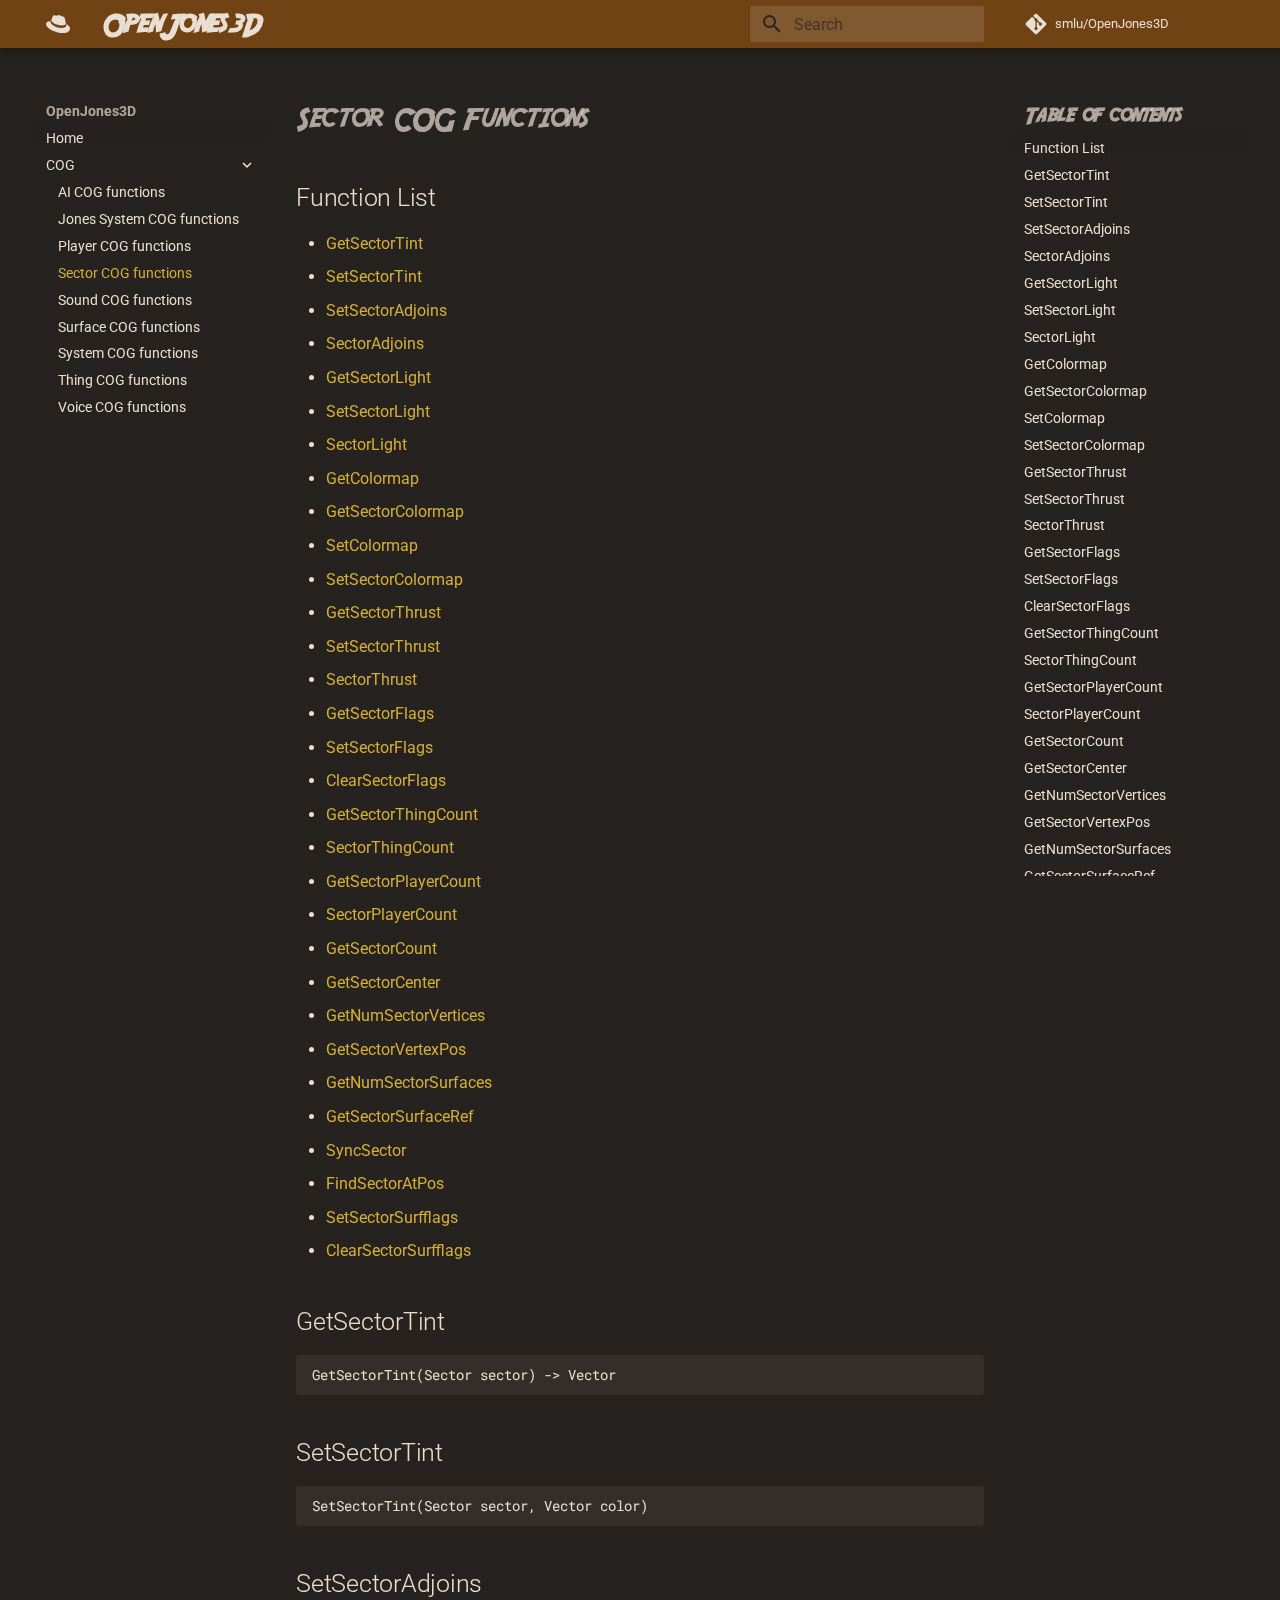
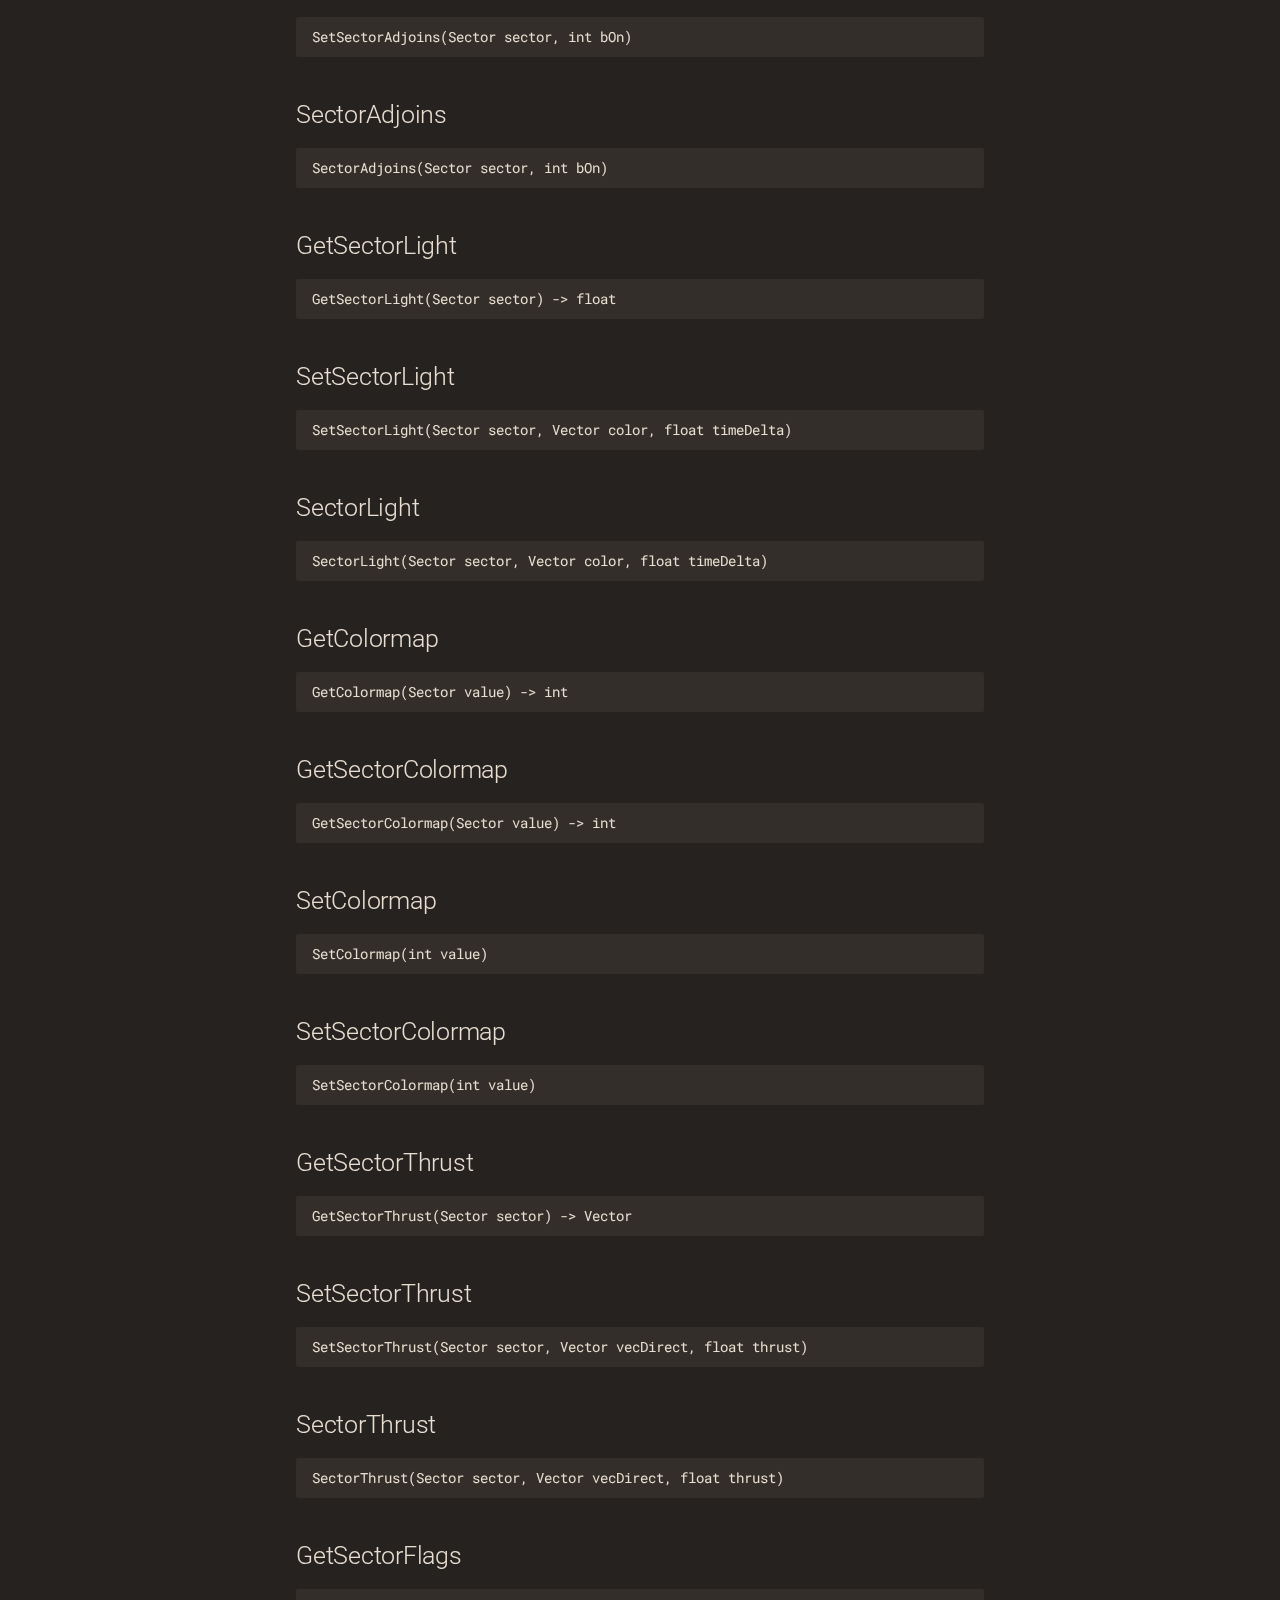
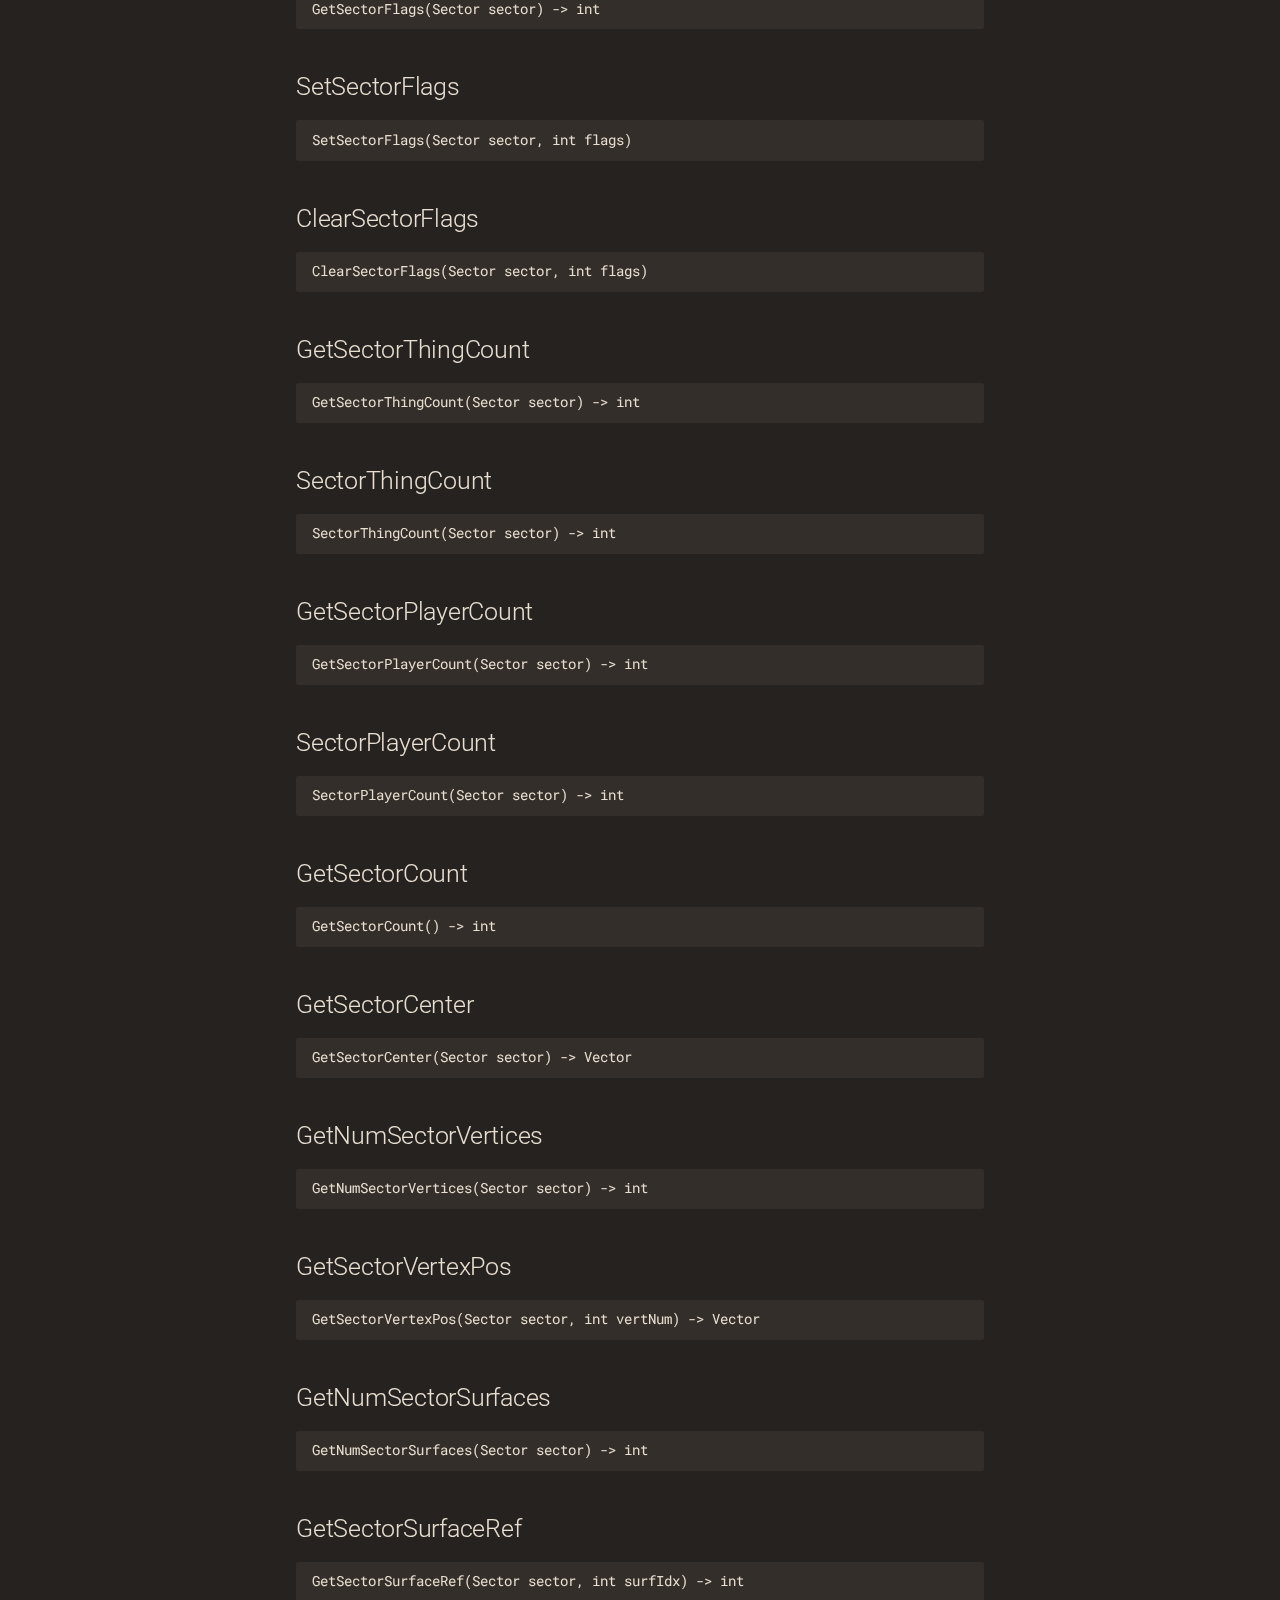
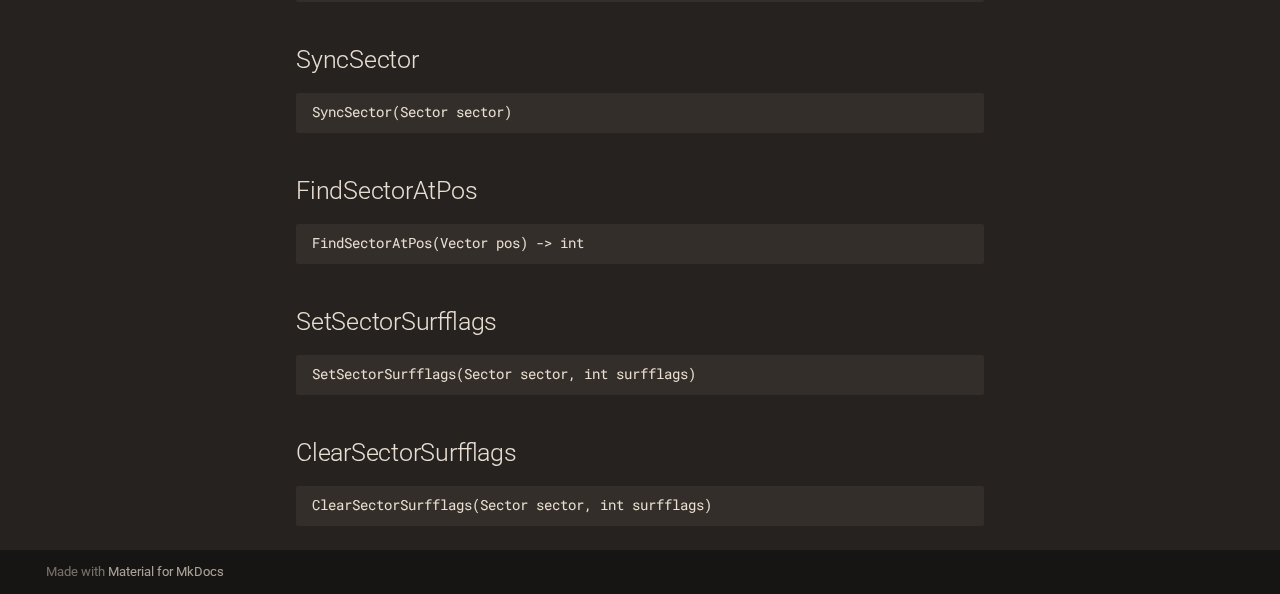
<file: cog/cog_sector/index.html>
<!doctype html>
<html lang="en" class="no-js">
  <head>
    
      <meta charset="utf-8">
      <meta name="viewport" content="width=device-width,initial-scale=1">
      
      
      
      
        <link rel="prev" href="../cog_player/">
      
      
        <link rel="next" href="../cog_sound/">
      
      
      <link rel="icon" href="../../assets/img/favicon.svg">
      <meta name="generator" content="mkdocs-1.6.1, mkdocs-material-9.6.9">
    
    
      
        <title>Sector COG functions - OpenJones3D</title>
      
    
    
      <link rel="stylesheet" href="../../assets/stylesheets/main.4af4bdda.min.css">
      
        
        <link rel="stylesheet" href="../../assets/stylesheets/palette.06af60db.min.css">
      
      
  
  
    
    
  
  
  <style>:root{--md-admonition-icon--note:url('data:image/svg+xml;charset=utf-8,%3Csvg%20xmlns%3D%22http%3A//www.w3.org/2000/svg%22%20viewBox%3D%220%200%2024%2024%22%3E%3Cpath%20d%3D%22M17.8%2020c-.4%201.2-1.5%202-2.8%202H5c-1.7%200-3-1.3-3-3v-1h12.2c.4%201.2%201.5%202%202.8%202zM19%202c1.7%200%203%201.3%203%203v1h-2V5c0-.6-.4-1-1-1s-1%20.4-1%201v13h-1c-.6%200-1-.4-1-1v-1H5V5c0-1.7%201.3-3%203-3zM8%206v2h7V6zm0%204v2h6v-2z%22/%3E%3C/svg%3E');}</style>



    
    
      
    
    
      
        
        
        <link rel="preconnect" href="https://fonts.gstatic.com" crossorigin>
        <link rel="stylesheet" href="https://fonts.googleapis.com/css?family=Roboto:300,300i,400,400i,700,700i%7CRoboto+Mono:400,400i,700,700i&display=fallback">
        <style>:root{--md-text-font:"Roboto";--md-code-font:"Roboto Mono"}</style>
      
    
    
      <link rel="stylesheet" href="../../assets/extra.css">
    
    <script>__md_scope=new URL("../..",location),__md_hash=e=>[...e].reduce(((e,_)=>(e<<5)-e+_.charCodeAt(0)),0),__md_get=(e,_=localStorage,t=__md_scope)=>JSON.parse(_.getItem(t.pathname+"."+e)),__md_set=(e,_,t=localStorage,a=__md_scope)=>{try{t.setItem(a.pathname+"."+e,JSON.stringify(_))}catch(e){}}</script>
    
      

    
    
    
  </head>
  
  
    
    
    
    
    
    <body dir="ltr" data-md-color-scheme="indy" data-md-color-primary="indigo" data-md-color-accent="indigo">
  
    
    <input class="md-toggle" data-md-toggle="drawer" type="checkbox" id="__drawer" autocomplete="off">
    <input class="md-toggle" data-md-toggle="search" type="checkbox" id="__search" autocomplete="off">
    <label class="md-overlay" for="__drawer"></label>
    <div data-md-component="skip">
      
        
        <a href="#sector-cog-functions" class="md-skip">
          Skip to content
        </a>
      
    </div>
    <div data-md-component="announce">
      
    </div>
    
    
      

  

<header class="md-header md-header--shadow" data-md-component="header">
  <nav class="md-header__inner md-grid" aria-label="Header">
    <a href="../.." title="OpenJones3D" class="md-header__button md-logo" aria-label="OpenJones3D" data-md-component="logo">
      
  
  <svg xmlns="http://www.w3.org/2000/svg" viewBox="0 0 24 24"><path d="M16.009 13.386c1.577 0 3.86-.326 3.86-2.202a1.8 1.8 0 0 0-.04-.431l-.94-4.08c-.216-.898-.406-1.305-1.982-2.093-1.223-.625-3.888-1.658-4.676-1.658-.733 0-.947.946-1.822.946-.842 0-1.467-.706-2.255-.706-.757 0-1.25.515-1.63 1.576 0 0-1.06 2.99-1.197 3.424a.8.8 0 0 0-.028.245c0 1.162 4.577 4.974 10.71 4.974m4.101-1.435c.218 1.032.218 1.14.218 1.277 0 1.765-1.984 2.745-4.593 2.745-5.895.004-11.06-3.451-11.06-5.734a2.3 2.3 0 0 1 .19-.925C2.746 9.415 0 9.794 0 12.217c0 3.969 9.405 8.861 16.851 8.861 5.71 0 7.149-2.582 7.149-4.62 0-1.605-1.387-3.425-3.887-4.512"/></svg>

    </a>
    <label class="md-header__button md-icon" for="__drawer">
      
      <svg xmlns="http://www.w3.org/2000/svg" viewBox="0 0 24 24"><path d="M3 6h18v2H3zm0 5h18v2H3zm0 5h18v2H3z"/></svg>
    </label>
    <div class="md-header__title" data-md-component="header-title">
      <div class="md-header__ellipsis">
        <div class="md-header__topic">
          <span class="md-ellipsis">
            OpenJones3D
          </span>
        </div>
        <div class="md-header__topic" data-md-component="header-topic">
          <span class="md-ellipsis">
            
              Sector COG functions
            
          </span>
        </div>
      </div>
    </div>
    
      
    
    
    
    
      <label class="md-header__button md-icon" for="__search">
        
        <svg xmlns="http://www.w3.org/2000/svg" viewBox="0 0 24 24"><path d="M9.5 3A6.5 6.5 0 0 1 16 9.5c0 1.61-.59 3.09-1.56 4.23l.27.27h.79l5 5-1.5 1.5-5-5v-.79l-.27-.27A6.52 6.52 0 0 1 9.5 16 6.5 6.5 0 0 1 3 9.5 6.5 6.5 0 0 1 9.5 3m0 2C7 5 5 7 5 9.5S7 14 9.5 14 14 12 14 9.5 12 5 9.5 5"/></svg>
      </label>
      <div class="md-search" data-md-component="search" role="dialog">
  <label class="md-search__overlay" for="__search"></label>
  <div class="md-search__inner" role="search">
    <form class="md-search__form" name="search">
      <input type="text" class="md-search__input" name="query" aria-label="Search" placeholder="Search" autocapitalize="off" autocorrect="off" autocomplete="off" spellcheck="false" data-md-component="search-query" required>
      <label class="md-search__icon md-icon" for="__search">
        
        <svg xmlns="http://www.w3.org/2000/svg" viewBox="0 0 24 24"><path d="M9.5 3A6.5 6.5 0 0 1 16 9.5c0 1.61-.59 3.09-1.56 4.23l.27.27h.79l5 5-1.5 1.5-5-5v-.79l-.27-.27A6.52 6.52 0 0 1 9.5 16 6.5 6.5 0 0 1 3 9.5 6.5 6.5 0 0 1 9.5 3m0 2C7 5 5 7 5 9.5S7 14 9.5 14 14 12 14 9.5 12 5 9.5 5"/></svg>
        
        <svg xmlns="http://www.w3.org/2000/svg" viewBox="0 0 24 24"><path d="M20 11v2H8l5.5 5.5-1.42 1.42L4.16 12l7.92-7.92L13.5 5.5 8 11z"/></svg>
      </label>
      <nav class="md-search__options" aria-label="Search">
        
        <button type="reset" class="md-search__icon md-icon" title="Clear" aria-label="Clear" tabindex="-1">
          
          <svg xmlns="http://www.w3.org/2000/svg" viewBox="0 0 24 24"><path d="M19 6.41 17.59 5 12 10.59 6.41 5 5 6.41 10.59 12 5 17.59 6.41 19 12 13.41 17.59 19 19 17.59 13.41 12z"/></svg>
        </button>
      </nav>
      
    </form>
    <div class="md-search__output">
      <div class="md-search__scrollwrap" tabindex="0" data-md-scrollfix>
        <div class="md-search-result" data-md-component="search-result">
          <div class="md-search-result__meta">
            Initializing search
          </div>
          <ol class="md-search-result__list" role="presentation"></ol>
        </div>
      </div>
    </div>
  </div>
</div>
    
    
      <div class="md-header__source">
        <a href="https://github.com/smlu/OpenJones3D/" title="Go to repository" class="md-source" data-md-component="source">
  <div class="md-source__icon md-icon">
    
    <svg xmlns="http://www.w3.org/2000/svg" viewBox="0 0 448 512"><!--! Font Awesome Free 6.7.2 by @fontawesome - https://fontawesome.com License - https://fontawesome.com/license/free (Icons: CC BY 4.0, Fonts: SIL OFL 1.1, Code: MIT License) Copyright 2024 Fonticons, Inc.--><path d="M439.55 236.05 244 40.45a28.87 28.87 0 0 0-40.81 0l-40.66 40.63 51.52 51.52c27.06-9.14 52.68 16.77 43.39 43.68l49.66 49.66c34.23-11.8 61.18 31 35.47 56.69-26.49 26.49-70.21-2.87-56-37.34L240.22 199v121.85c25.3 12.54 22.26 41.85 9.08 55a34.34 34.34 0 0 1-48.55 0c-17.57-17.6-11.07-46.91 11.25-56v-123c-20.8-8.51-24.6-30.74-18.64-45L142.57 101 8.45 235.14a28.86 28.86 0 0 0 0 40.81l195.61 195.6a28.86 28.86 0 0 0 40.8 0l194.69-194.69a28.86 28.86 0 0 0 0-40.81"/></svg>
  </div>
  <div class="md-source__repository">
    smlu/OpenJones3D
  </div>
</a>
      </div>
    
  </nav>
  
</header>
    
    <div class="md-container" data-md-component="container">
      
      
        
          
        
      
      <main class="md-main" data-md-component="main">
        <div class="md-main__inner md-grid">
          
            
              
              <div class="md-sidebar md-sidebar--primary" data-md-component="sidebar" data-md-type="navigation" >
                <div class="md-sidebar__scrollwrap">
                  <div class="md-sidebar__inner">
                    



<nav class="md-nav md-nav--primary" aria-label="Navigation" data-md-level="0">
  <label class="md-nav__title" for="__drawer">
    <a href="../.." title="OpenJones3D" class="md-nav__button md-logo" aria-label="OpenJones3D" data-md-component="logo">
      
  
  <svg xmlns="http://www.w3.org/2000/svg" viewBox="0 0 24 24"><path d="M16.009 13.386c1.577 0 3.86-.326 3.86-2.202a1.8 1.8 0 0 0-.04-.431l-.94-4.08c-.216-.898-.406-1.305-1.982-2.093-1.223-.625-3.888-1.658-4.676-1.658-.733 0-.947.946-1.822.946-.842 0-1.467-.706-2.255-.706-.757 0-1.25.515-1.63 1.576 0 0-1.06 2.99-1.197 3.424a.8.8 0 0 0-.028.245c0 1.162 4.577 4.974 10.71 4.974m4.101-1.435c.218 1.032.218 1.14.218 1.277 0 1.765-1.984 2.745-4.593 2.745-5.895.004-11.06-3.451-11.06-5.734a2.3 2.3 0 0 1 .19-.925C2.746 9.415 0 9.794 0 12.217c0 3.969 9.405 8.861 16.851 8.861 5.71 0 7.149-2.582 7.149-4.62 0-1.605-1.387-3.425-3.887-4.512"/></svg>

    </a>
    OpenJones3D
  </label>
  
    <div class="md-nav__source">
      <a href="https://github.com/smlu/OpenJones3D/" title="Go to repository" class="md-source" data-md-component="source">
  <div class="md-source__icon md-icon">
    
    <svg xmlns="http://www.w3.org/2000/svg" viewBox="0 0 448 512"><!--! Font Awesome Free 6.7.2 by @fontawesome - https://fontawesome.com License - https://fontawesome.com/license/free (Icons: CC BY 4.0, Fonts: SIL OFL 1.1, Code: MIT License) Copyright 2024 Fonticons, Inc.--><path d="M439.55 236.05 244 40.45a28.87 28.87 0 0 0-40.81 0l-40.66 40.63 51.52 51.52c27.06-9.14 52.68 16.77 43.39 43.68l49.66 49.66c34.23-11.8 61.18 31 35.47 56.69-26.49 26.49-70.21-2.87-56-37.34L240.22 199v121.85c25.3 12.54 22.26 41.85 9.08 55a34.34 34.34 0 0 1-48.55 0c-17.57-17.6-11.07-46.91 11.25-56v-123c-20.8-8.51-24.6-30.74-18.64-45L142.57 101 8.45 235.14a28.86 28.86 0 0 0 0 40.81l195.61 195.6a28.86 28.86 0 0 0 40.8 0l194.69-194.69a28.86 28.86 0 0 0 0-40.81"/></svg>
  </div>
  <div class="md-source__repository">
    smlu/OpenJones3D
  </div>
</a>
    </div>
  
  <ul class="md-nav__list" data-md-scrollfix>
    
      
      
  
  
  
  
    <li class="md-nav__item">
      <a href="../.." class="md-nav__link">
        
  
  <span class="md-ellipsis">
    Home
    
  </span>
  

      </a>
    </li>
  

    
      
      
  
  
    
  
  
  
    
    
      
        
          
        
      
        
      
        
      
        
      
        
      
        
      
        
      
        
      
        
      
        
      
    
    
    
    <li class="md-nav__item md-nav__item--active md-nav__item--nested">
      
        
        
        <input class="md-nav__toggle md-toggle " type="checkbox" id="__nav_2" checked>
        
          
          
          <div class="md-nav__link md-nav__container">
            <a href="../" class="md-nav__link ">
              
  
  <span class="md-ellipsis">
    COG
    
  </span>
  

            </a>
            
              
              <label class="md-nav__link " for="__nav_2" id="__nav_2_label" tabindex="0">
                <span class="md-nav__icon md-icon"></span>
              </label>
            
          </div>
        
        <nav class="md-nav" data-md-level="1" aria-labelledby="__nav_2_label" aria-expanded="true">
          <label class="md-nav__title" for="__nav_2">
            <span class="md-nav__icon md-icon"></span>
            COG
          </label>
          <ul class="md-nav__list" data-md-scrollfix>
            
              
            
              
                
  
  
  
  
    <li class="md-nav__item">
      <a href="../cog_ai/" class="md-nav__link">
        
  
  <span class="md-ellipsis">
    AI COG functions
    
  </span>
  

      </a>
    </li>
  

              
            
              
                
  
  
  
  
    <li class="md-nav__item">
      <a href="../cog_jones/" class="md-nav__link">
        
  
  <span class="md-ellipsis">
    Jones System COG functions
    
  </span>
  

      </a>
    </li>
  

              
            
              
                
  
  
  
  
    <li class="md-nav__item">
      <a href="../cog_player/" class="md-nav__link">
        
  
  <span class="md-ellipsis">
    Player COG functions
    
  </span>
  

      </a>
    </li>
  

              
            
              
                
  
  
    
  
  
  
    <li class="md-nav__item md-nav__item--active">
      
      <input class="md-nav__toggle md-toggle" type="checkbox" id="__toc">
      
      
        
      
      
        <label class="md-nav__link md-nav__link--active" for="__toc">
          
  
  <span class="md-ellipsis">
    Sector COG functions
    
  </span>
  

          <span class="md-nav__icon md-icon"></span>
        </label>
      
      <a href="./" class="md-nav__link md-nav__link--active">
        
  
  <span class="md-ellipsis">
    Sector COG functions
    
  </span>
  

      </a>
      
        

<nav class="md-nav md-nav--secondary" aria-label="Table of contents">
  
  
  
    
  
  
    <label class="md-nav__title" for="__toc">
      <span class="md-nav__icon md-icon"></span>
      Table of contents
    </label>
    <ul class="md-nav__list" data-md-component="toc" data-md-scrollfix>
      
        <li class="md-nav__item">
  <a href="#function-list" class="md-nav__link">
    <span class="md-ellipsis">
      Function List
    </span>
  </a>
  
</li>
      
        <li class="md-nav__item">
  <a href="#getsectortint" class="md-nav__link">
    <span class="md-ellipsis">
      GetSectorTint
    </span>
  </a>
  
</li>
      
        <li class="md-nav__item">
  <a href="#setsectortint" class="md-nav__link">
    <span class="md-ellipsis">
      SetSectorTint
    </span>
  </a>
  
</li>
      
        <li class="md-nav__item">
  <a href="#setsectoradjoins" class="md-nav__link">
    <span class="md-ellipsis">
      SetSectorAdjoins
    </span>
  </a>
  
</li>
      
        <li class="md-nav__item">
  <a href="#sectoradjoins" class="md-nav__link">
    <span class="md-ellipsis">
      SectorAdjoins
    </span>
  </a>
  
</li>
      
        <li class="md-nav__item">
  <a href="#getsectorlight" class="md-nav__link">
    <span class="md-ellipsis">
      GetSectorLight
    </span>
  </a>
  
</li>
      
        <li class="md-nav__item">
  <a href="#setsectorlight" class="md-nav__link">
    <span class="md-ellipsis">
      SetSectorLight
    </span>
  </a>
  
</li>
      
        <li class="md-nav__item">
  <a href="#sectorlight" class="md-nav__link">
    <span class="md-ellipsis">
      SectorLight
    </span>
  </a>
  
</li>
      
        <li class="md-nav__item">
  <a href="#getcolormap" class="md-nav__link">
    <span class="md-ellipsis">
      GetColormap
    </span>
  </a>
  
</li>
      
        <li class="md-nav__item">
  <a href="#getsectorcolormap" class="md-nav__link">
    <span class="md-ellipsis">
      GetSectorColormap
    </span>
  </a>
  
</li>
      
        <li class="md-nav__item">
  <a href="#setcolormap" class="md-nav__link">
    <span class="md-ellipsis">
      SetColormap
    </span>
  </a>
  
</li>
      
        <li class="md-nav__item">
  <a href="#setsectorcolormap" class="md-nav__link">
    <span class="md-ellipsis">
      SetSectorColormap
    </span>
  </a>
  
</li>
      
        <li class="md-nav__item">
  <a href="#getsectorthrust" class="md-nav__link">
    <span class="md-ellipsis">
      GetSectorThrust
    </span>
  </a>
  
</li>
      
        <li class="md-nav__item">
  <a href="#setsectorthrust" class="md-nav__link">
    <span class="md-ellipsis">
      SetSectorThrust
    </span>
  </a>
  
</li>
      
        <li class="md-nav__item">
  <a href="#sectorthrust" class="md-nav__link">
    <span class="md-ellipsis">
      SectorThrust
    </span>
  </a>
  
</li>
      
        <li class="md-nav__item">
  <a href="#getsectorflags" class="md-nav__link">
    <span class="md-ellipsis">
      GetSectorFlags
    </span>
  </a>
  
</li>
      
        <li class="md-nav__item">
  <a href="#setsectorflags" class="md-nav__link">
    <span class="md-ellipsis">
      SetSectorFlags
    </span>
  </a>
  
</li>
      
        <li class="md-nav__item">
  <a href="#clearsectorflags" class="md-nav__link">
    <span class="md-ellipsis">
      ClearSectorFlags
    </span>
  </a>
  
</li>
      
        <li class="md-nav__item">
  <a href="#getsectorthingcount" class="md-nav__link">
    <span class="md-ellipsis">
      GetSectorThingCount
    </span>
  </a>
  
</li>
      
        <li class="md-nav__item">
  <a href="#sectorthingcount" class="md-nav__link">
    <span class="md-ellipsis">
      SectorThingCount
    </span>
  </a>
  
</li>
      
        <li class="md-nav__item">
  <a href="#getsectorplayercount" class="md-nav__link">
    <span class="md-ellipsis">
      GetSectorPlayerCount
    </span>
  </a>
  
</li>
      
        <li class="md-nav__item">
  <a href="#sectorplayercount" class="md-nav__link">
    <span class="md-ellipsis">
      SectorPlayerCount
    </span>
  </a>
  
</li>
      
        <li class="md-nav__item">
  <a href="#getsectorcount" class="md-nav__link">
    <span class="md-ellipsis">
      GetSectorCount
    </span>
  </a>
  
</li>
      
        <li class="md-nav__item">
  <a href="#getsectorcenter" class="md-nav__link">
    <span class="md-ellipsis">
      GetSectorCenter
    </span>
  </a>
  
</li>
      
        <li class="md-nav__item">
  <a href="#getnumsectorvertices" class="md-nav__link">
    <span class="md-ellipsis">
      GetNumSectorVertices
    </span>
  </a>
  
</li>
      
        <li class="md-nav__item">
  <a href="#getsectorvertexpos" class="md-nav__link">
    <span class="md-ellipsis">
      GetSectorVertexPos
    </span>
  </a>
  
</li>
      
        <li class="md-nav__item">
  <a href="#getnumsectorsurfaces" class="md-nav__link">
    <span class="md-ellipsis">
      GetNumSectorSurfaces
    </span>
  </a>
  
</li>
      
        <li class="md-nav__item">
  <a href="#getsectorsurfaceref" class="md-nav__link">
    <span class="md-ellipsis">
      GetSectorSurfaceRef
    </span>
  </a>
  
</li>
      
        <li class="md-nav__item">
  <a href="#syncsector" class="md-nav__link">
    <span class="md-ellipsis">
      SyncSector
    </span>
  </a>
  
</li>
      
        <li class="md-nav__item">
  <a href="#findsectoratpos" class="md-nav__link">
    <span class="md-ellipsis">
      FindSectorAtPos
    </span>
  </a>
  
</li>
      
        <li class="md-nav__item">
  <a href="#setsectorsurfflags" class="md-nav__link">
    <span class="md-ellipsis">
      SetSectorSurfflags
    </span>
  </a>
  
</li>
      
        <li class="md-nav__item">
  <a href="#clearsectorsurfflags" class="md-nav__link">
    <span class="md-ellipsis">
      ClearSectorSurfflags
    </span>
  </a>
  
</li>
      
    </ul>
  
</nav>
      
    </li>
  

              
            
              
                
  
  
  
  
    <li class="md-nav__item">
      <a href="../cog_sound/" class="md-nav__link">
        
  
  <span class="md-ellipsis">
    Sound COG functions
    
  </span>
  

      </a>
    </li>
  

              
            
              
                
  
  
  
  
    <li class="md-nav__item">
      <a href="../cog_surface/" class="md-nav__link">
        
  
  <span class="md-ellipsis">
    Surface COG functions
    
  </span>
  

      </a>
    </li>
  

              
            
              
                
  
  
  
  
    <li class="md-nav__item">
      <a href="../cog_system/" class="md-nav__link">
        
  
  <span class="md-ellipsis">
    System COG functions
    
  </span>
  

      </a>
    </li>
  

              
            
              
                
  
  
  
  
    <li class="md-nav__item">
      <a href="../cog_thing/" class="md-nav__link">
        
  
  <span class="md-ellipsis">
    Thing COG functions
    
  </span>
  

      </a>
    </li>
  

              
            
              
                
  
  
  
  
    <li class="md-nav__item">
      <a href="../cog_voice/" class="md-nav__link">
        
  
  <span class="md-ellipsis">
    Voice COG functions
    
  </span>
  

      </a>
    </li>
  

              
            
          </ul>
        </nav>
      
    </li>
  

    
  </ul>
</nav>
                  </div>
                </div>
              </div>
            
            
              
              <div class="md-sidebar md-sidebar--secondary" data-md-component="sidebar" data-md-type="toc" >
                <div class="md-sidebar__scrollwrap">
                  <div class="md-sidebar__inner">
                    

<nav class="md-nav md-nav--secondary" aria-label="Table of contents">
  
  
  
    
  
  
    <label class="md-nav__title" for="__toc">
      <span class="md-nav__icon md-icon"></span>
      Table of contents
    </label>
    <ul class="md-nav__list" data-md-component="toc" data-md-scrollfix>
      
        <li class="md-nav__item">
  <a href="#function-list" class="md-nav__link">
    <span class="md-ellipsis">
      Function List
    </span>
  </a>
  
</li>
      
        <li class="md-nav__item">
  <a href="#getsectortint" class="md-nav__link">
    <span class="md-ellipsis">
      GetSectorTint
    </span>
  </a>
  
</li>
      
        <li class="md-nav__item">
  <a href="#setsectortint" class="md-nav__link">
    <span class="md-ellipsis">
      SetSectorTint
    </span>
  </a>
  
</li>
      
        <li class="md-nav__item">
  <a href="#setsectoradjoins" class="md-nav__link">
    <span class="md-ellipsis">
      SetSectorAdjoins
    </span>
  </a>
  
</li>
      
        <li class="md-nav__item">
  <a href="#sectoradjoins" class="md-nav__link">
    <span class="md-ellipsis">
      SectorAdjoins
    </span>
  </a>
  
</li>
      
        <li class="md-nav__item">
  <a href="#getsectorlight" class="md-nav__link">
    <span class="md-ellipsis">
      GetSectorLight
    </span>
  </a>
  
</li>
      
        <li class="md-nav__item">
  <a href="#setsectorlight" class="md-nav__link">
    <span class="md-ellipsis">
      SetSectorLight
    </span>
  </a>
  
</li>
      
        <li class="md-nav__item">
  <a href="#sectorlight" class="md-nav__link">
    <span class="md-ellipsis">
      SectorLight
    </span>
  </a>
  
</li>
      
        <li class="md-nav__item">
  <a href="#getcolormap" class="md-nav__link">
    <span class="md-ellipsis">
      GetColormap
    </span>
  </a>
  
</li>
      
        <li class="md-nav__item">
  <a href="#getsectorcolormap" class="md-nav__link">
    <span class="md-ellipsis">
      GetSectorColormap
    </span>
  </a>
  
</li>
      
        <li class="md-nav__item">
  <a href="#setcolormap" class="md-nav__link">
    <span class="md-ellipsis">
      SetColormap
    </span>
  </a>
  
</li>
      
        <li class="md-nav__item">
  <a href="#setsectorcolormap" class="md-nav__link">
    <span class="md-ellipsis">
      SetSectorColormap
    </span>
  </a>
  
</li>
      
        <li class="md-nav__item">
  <a href="#getsectorthrust" class="md-nav__link">
    <span class="md-ellipsis">
      GetSectorThrust
    </span>
  </a>
  
</li>
      
        <li class="md-nav__item">
  <a href="#setsectorthrust" class="md-nav__link">
    <span class="md-ellipsis">
      SetSectorThrust
    </span>
  </a>
  
</li>
      
        <li class="md-nav__item">
  <a href="#sectorthrust" class="md-nav__link">
    <span class="md-ellipsis">
      SectorThrust
    </span>
  </a>
  
</li>
      
        <li class="md-nav__item">
  <a href="#getsectorflags" class="md-nav__link">
    <span class="md-ellipsis">
      GetSectorFlags
    </span>
  </a>
  
</li>
      
        <li class="md-nav__item">
  <a href="#setsectorflags" class="md-nav__link">
    <span class="md-ellipsis">
      SetSectorFlags
    </span>
  </a>
  
</li>
      
        <li class="md-nav__item">
  <a href="#clearsectorflags" class="md-nav__link">
    <span class="md-ellipsis">
      ClearSectorFlags
    </span>
  </a>
  
</li>
      
        <li class="md-nav__item">
  <a href="#getsectorthingcount" class="md-nav__link">
    <span class="md-ellipsis">
      GetSectorThingCount
    </span>
  </a>
  
</li>
      
        <li class="md-nav__item">
  <a href="#sectorthingcount" class="md-nav__link">
    <span class="md-ellipsis">
      SectorThingCount
    </span>
  </a>
  
</li>
      
        <li class="md-nav__item">
  <a href="#getsectorplayercount" class="md-nav__link">
    <span class="md-ellipsis">
      GetSectorPlayerCount
    </span>
  </a>
  
</li>
      
        <li class="md-nav__item">
  <a href="#sectorplayercount" class="md-nav__link">
    <span class="md-ellipsis">
      SectorPlayerCount
    </span>
  </a>
  
</li>
      
        <li class="md-nav__item">
  <a href="#getsectorcount" class="md-nav__link">
    <span class="md-ellipsis">
      GetSectorCount
    </span>
  </a>
  
</li>
      
        <li class="md-nav__item">
  <a href="#getsectorcenter" class="md-nav__link">
    <span class="md-ellipsis">
      GetSectorCenter
    </span>
  </a>
  
</li>
      
        <li class="md-nav__item">
  <a href="#getnumsectorvertices" class="md-nav__link">
    <span class="md-ellipsis">
      GetNumSectorVertices
    </span>
  </a>
  
</li>
      
        <li class="md-nav__item">
  <a href="#getsectorvertexpos" class="md-nav__link">
    <span class="md-ellipsis">
      GetSectorVertexPos
    </span>
  </a>
  
</li>
      
        <li class="md-nav__item">
  <a href="#getnumsectorsurfaces" class="md-nav__link">
    <span class="md-ellipsis">
      GetNumSectorSurfaces
    </span>
  </a>
  
</li>
      
        <li class="md-nav__item">
  <a href="#getsectorsurfaceref" class="md-nav__link">
    <span class="md-ellipsis">
      GetSectorSurfaceRef
    </span>
  </a>
  
</li>
      
        <li class="md-nav__item">
  <a href="#syncsector" class="md-nav__link">
    <span class="md-ellipsis">
      SyncSector
    </span>
  </a>
  
</li>
      
        <li class="md-nav__item">
  <a href="#findsectoratpos" class="md-nav__link">
    <span class="md-ellipsis">
      FindSectorAtPos
    </span>
  </a>
  
</li>
      
        <li class="md-nav__item">
  <a href="#setsectorsurfflags" class="md-nav__link">
    <span class="md-ellipsis">
      SetSectorSurfflags
    </span>
  </a>
  
</li>
      
        <li class="md-nav__item">
  <a href="#clearsectorsurfflags" class="md-nav__link">
    <span class="md-ellipsis">
      ClearSectorSurfflags
    </span>
  </a>
  
</li>
      
    </ul>
  
</nav>
                  </div>
                </div>
              </div>
            
          
          
            <div class="md-content" data-md-component="content">
              <article class="md-content__inner md-typeset">
                
                  


  
  


<h1 id="sector-cog-functions">Sector COG Functions</h1>
<h2 id="function-list">Function List</h2>
<ul>
<li><a href="#getsectortint">GetSectorTint</a></li>
<li><a href="#setsectortint">SetSectorTint</a></li>
<li><a href="#setsectoradjoins">SetSectorAdjoins</a></li>
<li><a href="#sectoradjoins">SectorAdjoins</a></li>
<li><a href="#getsectorlight">GetSectorLight</a></li>
<li><a href="#setsectorlight">SetSectorLight</a></li>
<li><a href="#sectorlight">SectorLight</a></li>
<li><a href="#getcolormap">GetColormap</a></li>
<li><a href="#getsectorcolormap">GetSectorColormap</a></li>
<li><a href="#setcolormap">SetColormap</a></li>
<li><a href="#setsectorcolormap">SetSectorColormap</a></li>
<li><a href="#getsectorthrust">GetSectorThrust</a></li>
<li><a href="#setsectorthrust">SetSectorThrust</a></li>
<li><a href="#sectorthrust">SectorThrust</a></li>
<li><a href="#getsectorflags">GetSectorFlags</a></li>
<li><a href="#setsectorflags">SetSectorFlags</a></li>
<li><a href="#clearsectorflags">ClearSectorFlags</a></li>
<li><a href="#getsectorthingcount">GetSectorThingCount</a></li>
<li><a href="#sectorthingcount">SectorThingCount</a></li>
<li><a href="#getsectorplayercount">GetSectorPlayerCount</a></li>
<li><a href="#sectorplayercount">SectorPlayerCount</a></li>
<li><a href="#getsectorcount">GetSectorCount</a></li>
<li><a href="#getsectorcenter">GetSectorCenter</a></li>
<li><a href="#getnumsectorvertices">GetNumSectorVertices</a></li>
<li><a href="#getsectorvertexpos">GetSectorVertexPos</a></li>
<li><a href="#getnumsectorsurfaces">GetNumSectorSurfaces</a></li>
<li><a href="#getsectorsurfaceref">GetSectorSurfaceRef</a></li>
<li><a href="#syncsector">SyncSector</a></li>
<li><a href="#findsectoratpos">FindSectorAtPos</a></li>
<li><a href="#setsectorsurfflags">SetSectorSurfflags</a></li>
<li><a href="#clearsectorsurfflags">ClearSectorSurfflags</a></li>
</ul>
<h2 id="getsectortint">GetSectorTint</h2>
<div class="highlight"><pre><span></span><code>GetSectorTint(Sector sector) -&gt; Vector
</code></pre></div>
<h2 id="setsectortint">SetSectorTint</h2>
<div class="highlight"><pre><span></span><code>SetSectorTint(Sector sector, Vector color)
</code></pre></div>
<h2 id="setsectoradjoins">SetSectorAdjoins</h2>
<div class="highlight"><pre><span></span><code>SetSectorAdjoins(Sector sector, int bOn)
</code></pre></div>
<h2 id="sectoradjoins">SectorAdjoins</h2>
<div class="highlight"><pre><span></span><code>SectorAdjoins(Sector sector, int bOn)
</code></pre></div>
<h2 id="getsectorlight">GetSectorLight</h2>
<div class="highlight"><pre><span></span><code>GetSectorLight(Sector sector) -&gt; float
</code></pre></div>
<h2 id="setsectorlight">SetSectorLight</h2>
<div class="highlight"><pre><span></span><code>SetSectorLight(Sector sector, Vector color, float timeDelta)
</code></pre></div>
<h2 id="sectorlight">SectorLight</h2>
<div class="highlight"><pre><span></span><code>SectorLight(Sector sector, Vector color, float timeDelta)
</code></pre></div>
<h2 id="getcolormap">GetColormap</h2>
<div class="highlight"><pre><span></span><code>GetColormap(Sector value) -&gt; int
</code></pre></div>
<h2 id="getsectorcolormap">GetSectorColormap</h2>
<div class="highlight"><pre><span></span><code>GetSectorColormap(Sector value) -&gt; int
</code></pre></div>
<h2 id="setcolormap">SetColormap</h2>
<div class="highlight"><pre><span></span><code>SetColormap(int value)
</code></pre></div>
<h2 id="setsectorcolormap">SetSectorColormap</h2>
<div class="highlight"><pre><span></span><code>SetSectorColormap(int value)
</code></pre></div>
<h2 id="getsectorthrust">GetSectorThrust</h2>
<div class="highlight"><pre><span></span><code>GetSectorThrust(Sector sector) -&gt; Vector
</code></pre></div>
<h2 id="setsectorthrust">SetSectorThrust</h2>
<div class="highlight"><pre><span></span><code>SetSectorThrust(Sector sector, Vector vecDirect, float thrust)
</code></pre></div>
<h2 id="sectorthrust">SectorThrust</h2>
<div class="highlight"><pre><span></span><code>SectorThrust(Sector sector, Vector vecDirect, float thrust)
</code></pre></div>
<h2 id="getsectorflags">GetSectorFlags</h2>
<div class="highlight"><pre><span></span><code>GetSectorFlags(Sector sector) -&gt; int
</code></pre></div>
<h2 id="setsectorflags">SetSectorFlags</h2>
<div class="highlight"><pre><span></span><code>SetSectorFlags(Sector sector, int flags)
</code></pre></div>
<h2 id="clearsectorflags">ClearSectorFlags</h2>
<div class="highlight"><pre><span></span><code>ClearSectorFlags(Sector sector, int flags)
</code></pre></div>
<h2 id="getsectorthingcount">GetSectorThingCount</h2>
<div class="highlight"><pre><span></span><code>GetSectorThingCount(Sector sector) -&gt; int
</code></pre></div>
<h2 id="sectorthingcount">SectorThingCount</h2>
<div class="highlight"><pre><span></span><code>SectorThingCount(Sector sector) -&gt; int
</code></pre></div>
<h2 id="getsectorplayercount">GetSectorPlayerCount</h2>
<div class="highlight"><pre><span></span><code>GetSectorPlayerCount(Sector sector) -&gt; int
</code></pre></div>
<h2 id="sectorplayercount">SectorPlayerCount</h2>
<div class="highlight"><pre><span></span><code>SectorPlayerCount(Sector sector) -&gt; int
</code></pre></div>
<h2 id="getsectorcount">GetSectorCount</h2>
<div class="highlight"><pre><span></span><code>GetSectorCount() -&gt; int
</code></pre></div>
<h2 id="getsectorcenter">GetSectorCenter</h2>
<div class="highlight"><pre><span></span><code>GetSectorCenter(Sector sector) -&gt; Vector
</code></pre></div>
<h2 id="getnumsectorvertices">GetNumSectorVertices</h2>
<div class="highlight"><pre><span></span><code>GetNumSectorVertices(Sector sector) -&gt; int
</code></pre></div>
<h2 id="getsectorvertexpos">GetSectorVertexPos</h2>
<div class="highlight"><pre><span></span><code>GetSectorVertexPos(Sector sector, int vertNum) -&gt; Vector
</code></pre></div>
<h2 id="getnumsectorsurfaces">GetNumSectorSurfaces</h2>
<div class="highlight"><pre><span></span><code>GetNumSectorSurfaces(Sector sector) -&gt; int
</code></pre></div>
<h2 id="getsectorsurfaceref">GetSectorSurfaceRef</h2>
<div class="highlight"><pre><span></span><code>GetSectorSurfaceRef(Sector sector, int surfIdx) -&gt; int
</code></pre></div>
<h2 id="syncsector">SyncSector</h2>
<div class="highlight"><pre><span></span><code>SyncSector(Sector sector)
</code></pre></div>
<h2 id="findsectoratpos">FindSectorAtPos</h2>
<div class="highlight"><pre><span></span><code>FindSectorAtPos(Vector pos) -&gt; int
</code></pre></div>
<h2 id="setsectorsurfflags">SetSectorSurfflags</h2>
<div class="highlight"><pre><span></span><code>SetSectorSurfflags(Sector sector, int surfflags)
</code></pre></div>
<h2 id="clearsectorsurfflags">ClearSectorSurfflags</h2>
<div class="highlight"><pre><span></span><code>ClearSectorSurfflags(Sector sector, int surfflags)
</code></pre></div>












                
              </article>
            </div>
          
          
<script>var target=document.getElementById(location.hash.slice(1));target&&target.name&&(target.checked=target.name.startsWith("__tabbed_"))</script>
        </div>
        
          <button type="button" class="md-top md-icon" data-md-component="top" hidden>
  
  <svg xmlns="http://www.w3.org/2000/svg" viewBox="0 0 24 24"><path d="M13 20h-2V8l-5.5 5.5-1.42-1.42L12 4.16l7.92 7.92-1.42 1.42L13 8z"/></svg>
  Back to top
</button>
        
      </main>
      
        <footer class="md-footer">
  
  <div class="md-footer-meta md-typeset">
    <div class="md-footer-meta__inner md-grid">
      <div class="md-copyright">
  
  
    Made with
    <a href="https://squidfunk.github.io/mkdocs-material/" target="_blank" rel="noopener">
      Material for MkDocs
    </a>
  
</div>
      
    </div>
  </div>
</footer>
      
    </div>
    <div class="md-dialog" data-md-component="dialog">
      <div class="md-dialog__inner md-typeset"></div>
    </div>
    
    
    <script id="__config" type="application/json">{"base": "../..", "features": ["navigation.indexes", "navigation.top"], "search": "../../assets/javascripts/workers/search.f8cc74c7.min.js", "translations": {"clipboard.copied": "Copied to clipboard", "clipboard.copy": "Copy to clipboard", "search.result.more.one": "1 more on this page", "search.result.more.other": "# more on this page", "search.result.none": "No matching documents", "search.result.one": "1 matching document", "search.result.other": "# matching documents", "search.result.placeholder": "Type to start searching", "search.result.term.missing": "Missing", "select.version": "Select version"}}</script>
    
    
      <script src="../../assets/javascripts/bundle.c8b220af.min.js"></script>
      
    
  </body>
</html>
</file>
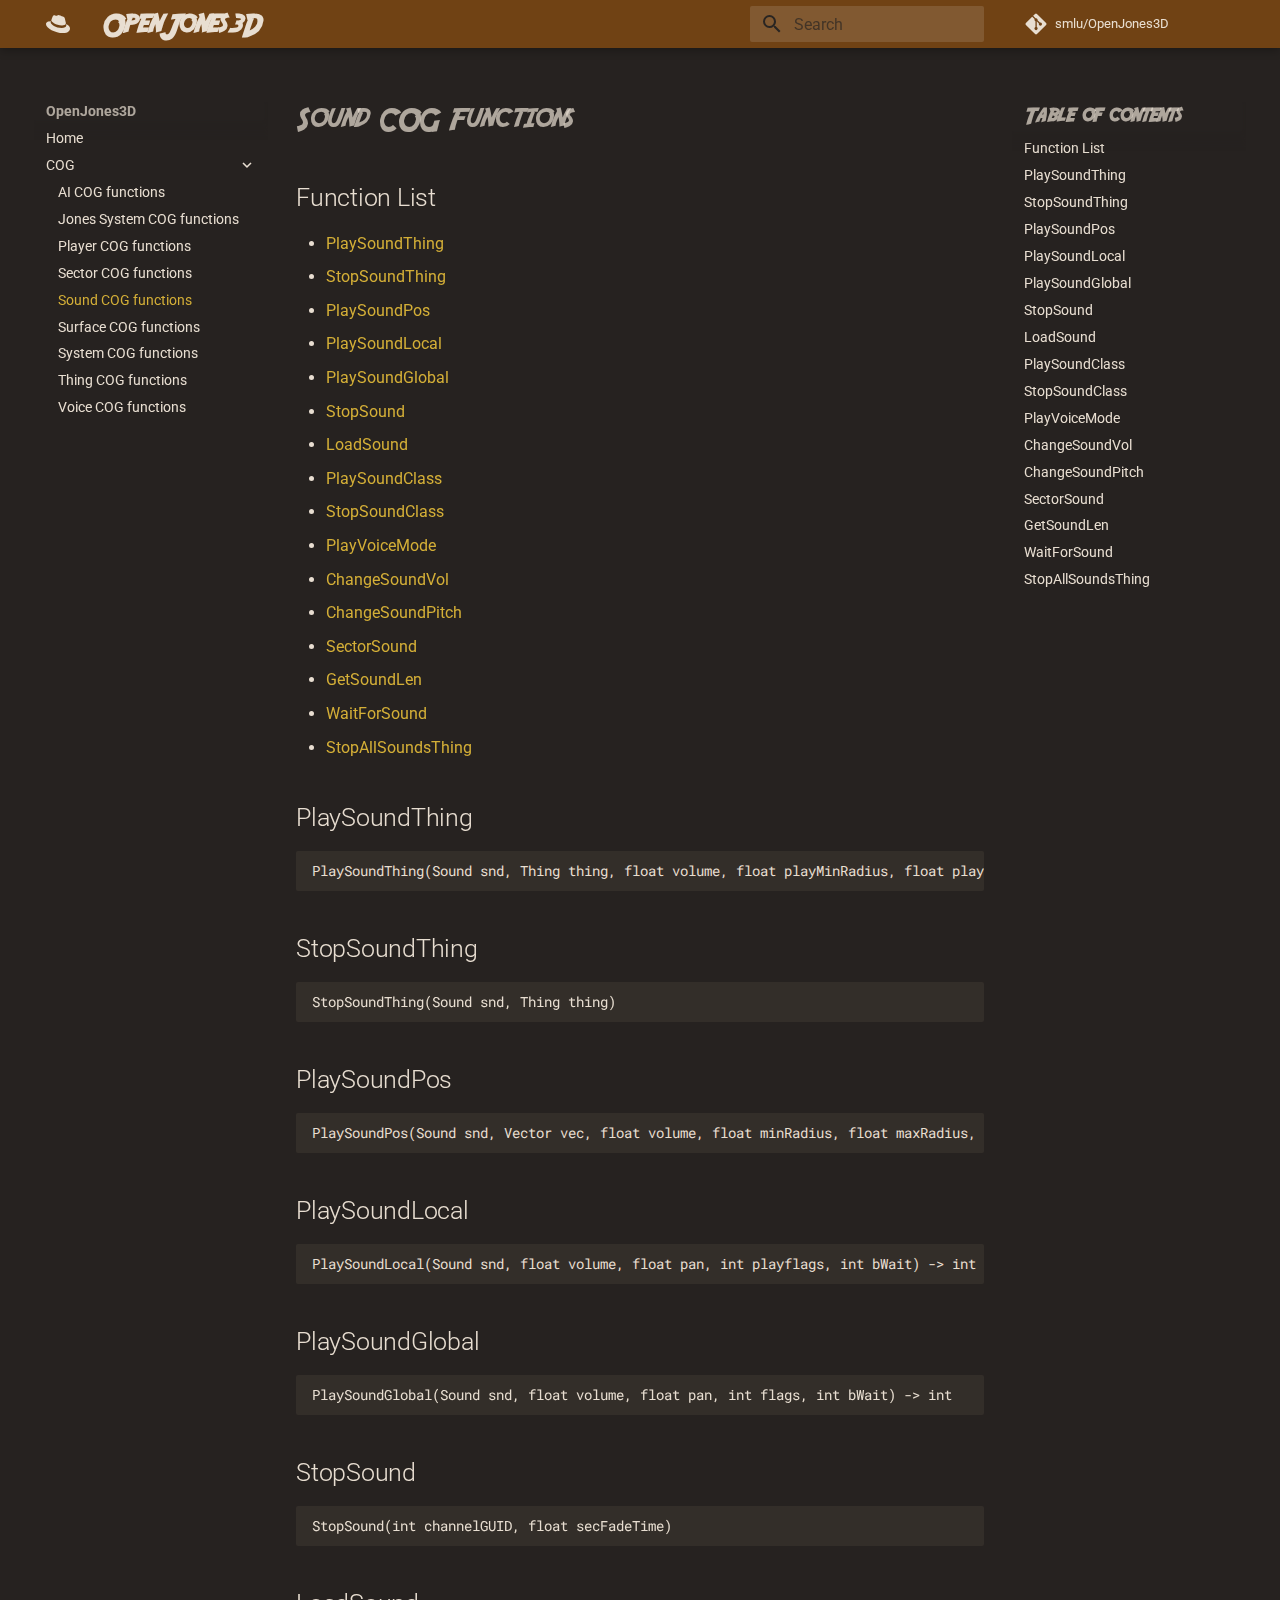
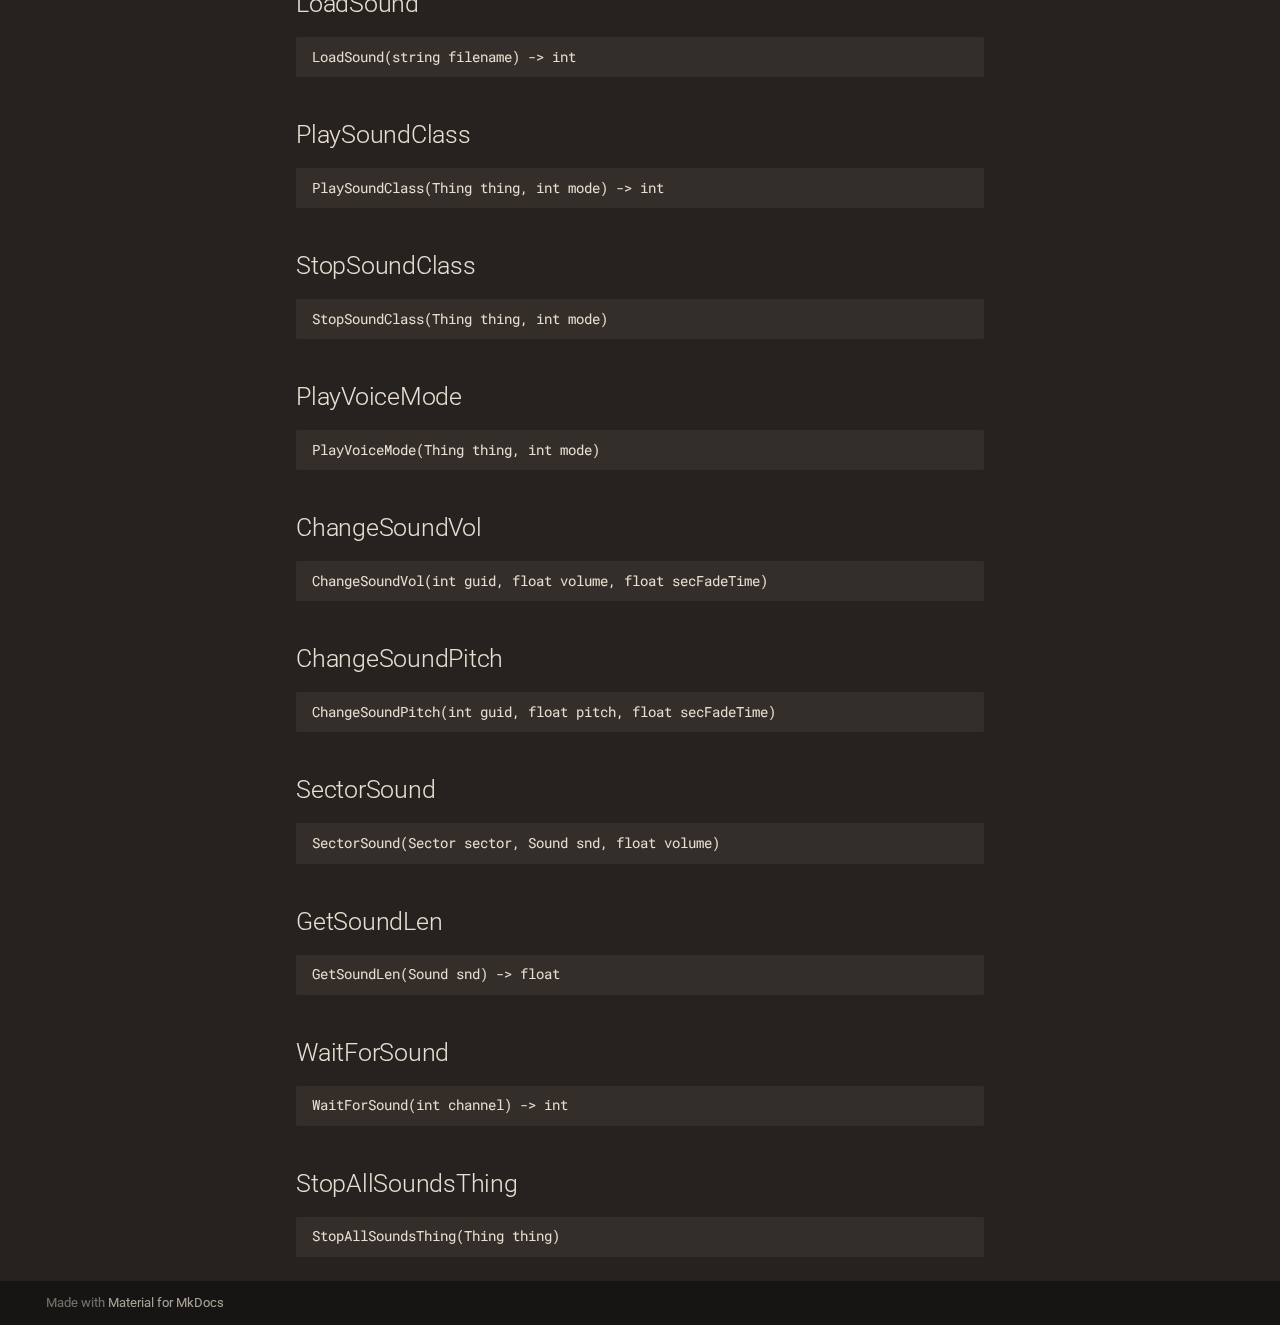
<file: cog/cog_sound/index.html>
<!doctype html>
<html lang="en" class="no-js">
  <head>
    
      <meta charset="utf-8">
      <meta name="viewport" content="width=device-width,initial-scale=1">
      
      
      
      
        <link rel="prev" href="../cog_sector/">
      
      
        <link rel="next" href="../cog_surface/">
      
      
      <link rel="icon" href="../../assets/img/favicon.svg">
      <meta name="generator" content="mkdocs-1.6.1, mkdocs-material-9.6.9">
    
    
      
        <title>Sound COG functions - OpenJones3D</title>
      
    
    
      <link rel="stylesheet" href="../../assets/stylesheets/main.4af4bdda.min.css">
      
        
        <link rel="stylesheet" href="../../assets/stylesheets/palette.06af60db.min.css">
      
      
  
  
    
    
  
  
  <style>:root{--md-admonition-icon--note:url('data:image/svg+xml;charset=utf-8,%3Csvg%20xmlns%3D%22http%3A//www.w3.org/2000/svg%22%20viewBox%3D%220%200%2024%2024%22%3E%3Cpath%20d%3D%22M17.8%2020c-.4%201.2-1.5%202-2.8%202H5c-1.7%200-3-1.3-3-3v-1h12.2c.4%201.2%201.5%202%202.8%202zM19%202c1.7%200%203%201.3%203%203v1h-2V5c0-.6-.4-1-1-1s-1%20.4-1%201v13h-1c-.6%200-1-.4-1-1v-1H5V5c0-1.7%201.3-3%203-3zM8%206v2h7V6zm0%204v2h6v-2z%22/%3E%3C/svg%3E');}</style>



    
    
      
    
    
      
        
        
        <link rel="preconnect" href="https://fonts.gstatic.com" crossorigin>
        <link rel="stylesheet" href="https://fonts.googleapis.com/css?family=Roboto:300,300i,400,400i,700,700i%7CRoboto+Mono:400,400i,700,700i&display=fallback">
        <style>:root{--md-text-font:"Roboto";--md-code-font:"Roboto Mono"}</style>
      
    
    
      <link rel="stylesheet" href="../../assets/extra.css">
    
    <script>__md_scope=new URL("../..",location),__md_hash=e=>[...e].reduce(((e,_)=>(e<<5)-e+_.charCodeAt(0)),0),__md_get=(e,_=localStorage,t=__md_scope)=>JSON.parse(_.getItem(t.pathname+"."+e)),__md_set=(e,_,t=localStorage,a=__md_scope)=>{try{t.setItem(a.pathname+"."+e,JSON.stringify(_))}catch(e){}}</script>
    
      

    
    
    
  </head>
  
  
    
    
    
    
    
    <body dir="ltr" data-md-color-scheme="indy" data-md-color-primary="indigo" data-md-color-accent="indigo">
  
    
    <input class="md-toggle" data-md-toggle="drawer" type="checkbox" id="__drawer" autocomplete="off">
    <input class="md-toggle" data-md-toggle="search" type="checkbox" id="__search" autocomplete="off">
    <label class="md-overlay" for="__drawer"></label>
    <div data-md-component="skip">
      
        
        <a href="#sound-cog-functions" class="md-skip">
          Skip to content
        </a>
      
    </div>
    <div data-md-component="announce">
      
    </div>
    
    
      

  

<header class="md-header md-header--shadow" data-md-component="header">
  <nav class="md-header__inner md-grid" aria-label="Header">
    <a href="../.." title="OpenJones3D" class="md-header__button md-logo" aria-label="OpenJones3D" data-md-component="logo">
      
  
  <svg xmlns="http://www.w3.org/2000/svg" viewBox="0 0 24 24"><path d="M16.009 13.386c1.577 0 3.86-.326 3.86-2.202a1.8 1.8 0 0 0-.04-.431l-.94-4.08c-.216-.898-.406-1.305-1.982-2.093-1.223-.625-3.888-1.658-4.676-1.658-.733 0-.947.946-1.822.946-.842 0-1.467-.706-2.255-.706-.757 0-1.25.515-1.63 1.576 0 0-1.06 2.99-1.197 3.424a.8.8 0 0 0-.028.245c0 1.162 4.577 4.974 10.71 4.974m4.101-1.435c.218 1.032.218 1.14.218 1.277 0 1.765-1.984 2.745-4.593 2.745-5.895.004-11.06-3.451-11.06-5.734a2.3 2.3 0 0 1 .19-.925C2.746 9.415 0 9.794 0 12.217c0 3.969 9.405 8.861 16.851 8.861 5.71 0 7.149-2.582 7.149-4.62 0-1.605-1.387-3.425-3.887-4.512"/></svg>

    </a>
    <label class="md-header__button md-icon" for="__drawer">
      
      <svg xmlns="http://www.w3.org/2000/svg" viewBox="0 0 24 24"><path d="M3 6h18v2H3zm0 5h18v2H3zm0 5h18v2H3z"/></svg>
    </label>
    <div class="md-header__title" data-md-component="header-title">
      <div class="md-header__ellipsis">
        <div class="md-header__topic">
          <span class="md-ellipsis">
            OpenJones3D
          </span>
        </div>
        <div class="md-header__topic" data-md-component="header-topic">
          <span class="md-ellipsis">
            
              Sound COG functions
            
          </span>
        </div>
      </div>
    </div>
    
      
    
    
    
    
      <label class="md-header__button md-icon" for="__search">
        
        <svg xmlns="http://www.w3.org/2000/svg" viewBox="0 0 24 24"><path d="M9.5 3A6.5 6.5 0 0 1 16 9.5c0 1.61-.59 3.09-1.56 4.23l.27.27h.79l5 5-1.5 1.5-5-5v-.79l-.27-.27A6.52 6.52 0 0 1 9.5 16 6.5 6.5 0 0 1 3 9.5 6.5 6.5 0 0 1 9.5 3m0 2C7 5 5 7 5 9.5S7 14 9.5 14 14 12 14 9.5 12 5 9.5 5"/></svg>
      </label>
      <div class="md-search" data-md-component="search" role="dialog">
  <label class="md-search__overlay" for="__search"></label>
  <div class="md-search__inner" role="search">
    <form class="md-search__form" name="search">
      <input type="text" class="md-search__input" name="query" aria-label="Search" placeholder="Search" autocapitalize="off" autocorrect="off" autocomplete="off" spellcheck="false" data-md-component="search-query" required>
      <label class="md-search__icon md-icon" for="__search">
        
        <svg xmlns="http://www.w3.org/2000/svg" viewBox="0 0 24 24"><path d="M9.5 3A6.5 6.5 0 0 1 16 9.5c0 1.61-.59 3.09-1.56 4.23l.27.27h.79l5 5-1.5 1.5-5-5v-.79l-.27-.27A6.52 6.52 0 0 1 9.5 16 6.5 6.5 0 0 1 3 9.5 6.5 6.5 0 0 1 9.5 3m0 2C7 5 5 7 5 9.5S7 14 9.5 14 14 12 14 9.5 12 5 9.5 5"/></svg>
        
        <svg xmlns="http://www.w3.org/2000/svg" viewBox="0 0 24 24"><path d="M20 11v2H8l5.5 5.5-1.42 1.42L4.16 12l7.92-7.92L13.5 5.5 8 11z"/></svg>
      </label>
      <nav class="md-search__options" aria-label="Search">
        
        <button type="reset" class="md-search__icon md-icon" title="Clear" aria-label="Clear" tabindex="-1">
          
          <svg xmlns="http://www.w3.org/2000/svg" viewBox="0 0 24 24"><path d="M19 6.41 17.59 5 12 10.59 6.41 5 5 6.41 10.59 12 5 17.59 6.41 19 12 13.41 17.59 19 19 17.59 13.41 12z"/></svg>
        </button>
      </nav>
      
    </form>
    <div class="md-search__output">
      <div class="md-search__scrollwrap" tabindex="0" data-md-scrollfix>
        <div class="md-search-result" data-md-component="search-result">
          <div class="md-search-result__meta">
            Initializing search
          </div>
          <ol class="md-search-result__list" role="presentation"></ol>
        </div>
      </div>
    </div>
  </div>
</div>
    
    
      <div class="md-header__source">
        <a href="https://github.com/smlu/OpenJones3D/" title="Go to repository" class="md-source" data-md-component="source">
  <div class="md-source__icon md-icon">
    
    <svg xmlns="http://www.w3.org/2000/svg" viewBox="0 0 448 512"><!--! Font Awesome Free 6.7.2 by @fontawesome - https://fontawesome.com License - https://fontawesome.com/license/free (Icons: CC BY 4.0, Fonts: SIL OFL 1.1, Code: MIT License) Copyright 2024 Fonticons, Inc.--><path d="M439.55 236.05 244 40.45a28.87 28.87 0 0 0-40.81 0l-40.66 40.63 51.52 51.52c27.06-9.14 52.68 16.77 43.39 43.68l49.66 49.66c34.23-11.8 61.18 31 35.47 56.69-26.49 26.49-70.21-2.87-56-37.34L240.22 199v121.85c25.3 12.54 22.26 41.85 9.08 55a34.34 34.34 0 0 1-48.55 0c-17.57-17.6-11.07-46.91 11.25-56v-123c-20.8-8.51-24.6-30.74-18.64-45L142.57 101 8.45 235.14a28.86 28.86 0 0 0 0 40.81l195.61 195.6a28.86 28.86 0 0 0 40.8 0l194.69-194.69a28.86 28.86 0 0 0 0-40.81"/></svg>
  </div>
  <div class="md-source__repository">
    smlu/OpenJones3D
  </div>
</a>
      </div>
    
  </nav>
  
</header>
    
    <div class="md-container" data-md-component="container">
      
      
        
          
        
      
      <main class="md-main" data-md-component="main">
        <div class="md-main__inner md-grid">
          
            
              
              <div class="md-sidebar md-sidebar--primary" data-md-component="sidebar" data-md-type="navigation" >
                <div class="md-sidebar__scrollwrap">
                  <div class="md-sidebar__inner">
                    



<nav class="md-nav md-nav--primary" aria-label="Navigation" data-md-level="0">
  <label class="md-nav__title" for="__drawer">
    <a href="../.." title="OpenJones3D" class="md-nav__button md-logo" aria-label="OpenJones3D" data-md-component="logo">
      
  
  <svg xmlns="http://www.w3.org/2000/svg" viewBox="0 0 24 24"><path d="M16.009 13.386c1.577 0 3.86-.326 3.86-2.202a1.8 1.8 0 0 0-.04-.431l-.94-4.08c-.216-.898-.406-1.305-1.982-2.093-1.223-.625-3.888-1.658-4.676-1.658-.733 0-.947.946-1.822.946-.842 0-1.467-.706-2.255-.706-.757 0-1.25.515-1.63 1.576 0 0-1.06 2.99-1.197 3.424a.8.8 0 0 0-.028.245c0 1.162 4.577 4.974 10.71 4.974m4.101-1.435c.218 1.032.218 1.14.218 1.277 0 1.765-1.984 2.745-4.593 2.745-5.895.004-11.06-3.451-11.06-5.734a2.3 2.3 0 0 1 .19-.925C2.746 9.415 0 9.794 0 12.217c0 3.969 9.405 8.861 16.851 8.861 5.71 0 7.149-2.582 7.149-4.62 0-1.605-1.387-3.425-3.887-4.512"/></svg>

    </a>
    OpenJones3D
  </label>
  
    <div class="md-nav__source">
      <a href="https://github.com/smlu/OpenJones3D/" title="Go to repository" class="md-source" data-md-component="source">
  <div class="md-source__icon md-icon">
    
    <svg xmlns="http://www.w3.org/2000/svg" viewBox="0 0 448 512"><!--! Font Awesome Free 6.7.2 by @fontawesome - https://fontawesome.com License - https://fontawesome.com/license/free (Icons: CC BY 4.0, Fonts: SIL OFL 1.1, Code: MIT License) Copyright 2024 Fonticons, Inc.--><path d="M439.55 236.05 244 40.45a28.87 28.87 0 0 0-40.81 0l-40.66 40.63 51.52 51.52c27.06-9.14 52.68 16.77 43.39 43.68l49.66 49.66c34.23-11.8 61.18 31 35.47 56.69-26.49 26.49-70.21-2.87-56-37.34L240.22 199v121.85c25.3 12.54 22.26 41.85 9.08 55a34.34 34.34 0 0 1-48.55 0c-17.57-17.6-11.07-46.91 11.25-56v-123c-20.8-8.51-24.6-30.74-18.64-45L142.57 101 8.45 235.14a28.86 28.86 0 0 0 0 40.81l195.61 195.6a28.86 28.86 0 0 0 40.8 0l194.69-194.69a28.86 28.86 0 0 0 0-40.81"/></svg>
  </div>
  <div class="md-source__repository">
    smlu/OpenJones3D
  </div>
</a>
    </div>
  
  <ul class="md-nav__list" data-md-scrollfix>
    
      
      
  
  
  
  
    <li class="md-nav__item">
      <a href="../.." class="md-nav__link">
        
  
  <span class="md-ellipsis">
    Home
    
  </span>
  

      </a>
    </li>
  

    
      
      
  
  
    
  
  
  
    
    
      
        
          
        
      
        
      
        
      
        
      
        
      
        
      
        
      
        
      
        
      
        
      
    
    
    
    <li class="md-nav__item md-nav__item--active md-nav__item--nested">
      
        
        
        <input class="md-nav__toggle md-toggle " type="checkbox" id="__nav_2" checked>
        
          
          
          <div class="md-nav__link md-nav__container">
            <a href="../" class="md-nav__link ">
              
  
  <span class="md-ellipsis">
    COG
    
  </span>
  

            </a>
            
              
              <label class="md-nav__link " for="__nav_2" id="__nav_2_label" tabindex="0">
                <span class="md-nav__icon md-icon"></span>
              </label>
            
          </div>
        
        <nav class="md-nav" data-md-level="1" aria-labelledby="__nav_2_label" aria-expanded="true">
          <label class="md-nav__title" for="__nav_2">
            <span class="md-nav__icon md-icon"></span>
            COG
          </label>
          <ul class="md-nav__list" data-md-scrollfix>
            
              
            
              
                
  
  
  
  
    <li class="md-nav__item">
      <a href="../cog_ai/" class="md-nav__link">
        
  
  <span class="md-ellipsis">
    AI COG functions
    
  </span>
  

      </a>
    </li>
  

              
            
              
                
  
  
  
  
    <li class="md-nav__item">
      <a href="../cog_jones/" class="md-nav__link">
        
  
  <span class="md-ellipsis">
    Jones System COG functions
    
  </span>
  

      </a>
    </li>
  

              
            
              
                
  
  
  
  
    <li class="md-nav__item">
      <a href="../cog_player/" class="md-nav__link">
        
  
  <span class="md-ellipsis">
    Player COG functions
    
  </span>
  

      </a>
    </li>
  

              
            
              
                
  
  
  
  
    <li class="md-nav__item">
      <a href="../cog_sector/" class="md-nav__link">
        
  
  <span class="md-ellipsis">
    Sector COG functions
    
  </span>
  

      </a>
    </li>
  

              
            
              
                
  
  
    
  
  
  
    <li class="md-nav__item md-nav__item--active">
      
      <input class="md-nav__toggle md-toggle" type="checkbox" id="__toc">
      
      
        
      
      
        <label class="md-nav__link md-nav__link--active" for="__toc">
          
  
  <span class="md-ellipsis">
    Sound COG functions
    
  </span>
  

          <span class="md-nav__icon md-icon"></span>
        </label>
      
      <a href="./" class="md-nav__link md-nav__link--active">
        
  
  <span class="md-ellipsis">
    Sound COG functions
    
  </span>
  

      </a>
      
        

<nav class="md-nav md-nav--secondary" aria-label="Table of contents">
  
  
  
    
  
  
    <label class="md-nav__title" for="__toc">
      <span class="md-nav__icon md-icon"></span>
      Table of contents
    </label>
    <ul class="md-nav__list" data-md-component="toc" data-md-scrollfix>
      
        <li class="md-nav__item">
  <a href="#function-list" class="md-nav__link">
    <span class="md-ellipsis">
      Function List
    </span>
  </a>
  
</li>
      
        <li class="md-nav__item">
  <a href="#playsoundthing" class="md-nav__link">
    <span class="md-ellipsis">
      PlaySoundThing
    </span>
  </a>
  
</li>
      
        <li class="md-nav__item">
  <a href="#stopsoundthing" class="md-nav__link">
    <span class="md-ellipsis">
      StopSoundThing
    </span>
  </a>
  
</li>
      
        <li class="md-nav__item">
  <a href="#playsoundpos" class="md-nav__link">
    <span class="md-ellipsis">
      PlaySoundPos
    </span>
  </a>
  
</li>
      
        <li class="md-nav__item">
  <a href="#playsoundlocal" class="md-nav__link">
    <span class="md-ellipsis">
      PlaySoundLocal
    </span>
  </a>
  
</li>
      
        <li class="md-nav__item">
  <a href="#playsoundglobal" class="md-nav__link">
    <span class="md-ellipsis">
      PlaySoundGlobal
    </span>
  </a>
  
</li>
      
        <li class="md-nav__item">
  <a href="#stopsound" class="md-nav__link">
    <span class="md-ellipsis">
      StopSound
    </span>
  </a>
  
</li>
      
        <li class="md-nav__item">
  <a href="#loadsound" class="md-nav__link">
    <span class="md-ellipsis">
      LoadSound
    </span>
  </a>
  
</li>
      
        <li class="md-nav__item">
  <a href="#playsoundclass" class="md-nav__link">
    <span class="md-ellipsis">
      PlaySoundClass
    </span>
  </a>
  
</li>
      
        <li class="md-nav__item">
  <a href="#stopsoundclass" class="md-nav__link">
    <span class="md-ellipsis">
      StopSoundClass
    </span>
  </a>
  
</li>
      
        <li class="md-nav__item">
  <a href="#playvoicemode" class="md-nav__link">
    <span class="md-ellipsis">
      PlayVoiceMode
    </span>
  </a>
  
</li>
      
        <li class="md-nav__item">
  <a href="#changesoundvol" class="md-nav__link">
    <span class="md-ellipsis">
      ChangeSoundVol
    </span>
  </a>
  
</li>
      
        <li class="md-nav__item">
  <a href="#changesoundpitch" class="md-nav__link">
    <span class="md-ellipsis">
      ChangeSoundPitch
    </span>
  </a>
  
</li>
      
        <li class="md-nav__item">
  <a href="#sectorsound" class="md-nav__link">
    <span class="md-ellipsis">
      SectorSound
    </span>
  </a>
  
</li>
      
        <li class="md-nav__item">
  <a href="#getsoundlen" class="md-nav__link">
    <span class="md-ellipsis">
      GetSoundLen
    </span>
  </a>
  
</li>
      
        <li class="md-nav__item">
  <a href="#waitforsound" class="md-nav__link">
    <span class="md-ellipsis">
      WaitForSound
    </span>
  </a>
  
</li>
      
        <li class="md-nav__item">
  <a href="#stopallsoundsthing" class="md-nav__link">
    <span class="md-ellipsis">
      StopAllSoundsThing
    </span>
  </a>
  
</li>
      
    </ul>
  
</nav>
      
    </li>
  

              
            
              
                
  
  
  
  
    <li class="md-nav__item">
      <a href="../cog_surface/" class="md-nav__link">
        
  
  <span class="md-ellipsis">
    Surface COG functions
    
  </span>
  

      </a>
    </li>
  

              
            
              
                
  
  
  
  
    <li class="md-nav__item">
      <a href="../cog_system/" class="md-nav__link">
        
  
  <span class="md-ellipsis">
    System COG functions
    
  </span>
  

      </a>
    </li>
  

              
            
              
                
  
  
  
  
    <li class="md-nav__item">
      <a href="../cog_thing/" class="md-nav__link">
        
  
  <span class="md-ellipsis">
    Thing COG functions
    
  </span>
  

      </a>
    </li>
  

              
            
              
                
  
  
  
  
    <li class="md-nav__item">
      <a href="../cog_voice/" class="md-nav__link">
        
  
  <span class="md-ellipsis">
    Voice COG functions
    
  </span>
  

      </a>
    </li>
  

              
            
          </ul>
        </nav>
      
    </li>
  

    
  </ul>
</nav>
                  </div>
                </div>
              </div>
            
            
              
              <div class="md-sidebar md-sidebar--secondary" data-md-component="sidebar" data-md-type="toc" >
                <div class="md-sidebar__scrollwrap">
                  <div class="md-sidebar__inner">
                    

<nav class="md-nav md-nav--secondary" aria-label="Table of contents">
  
  
  
    
  
  
    <label class="md-nav__title" for="__toc">
      <span class="md-nav__icon md-icon"></span>
      Table of contents
    </label>
    <ul class="md-nav__list" data-md-component="toc" data-md-scrollfix>
      
        <li class="md-nav__item">
  <a href="#function-list" class="md-nav__link">
    <span class="md-ellipsis">
      Function List
    </span>
  </a>
  
</li>
      
        <li class="md-nav__item">
  <a href="#playsoundthing" class="md-nav__link">
    <span class="md-ellipsis">
      PlaySoundThing
    </span>
  </a>
  
</li>
      
        <li class="md-nav__item">
  <a href="#stopsoundthing" class="md-nav__link">
    <span class="md-ellipsis">
      StopSoundThing
    </span>
  </a>
  
</li>
      
        <li class="md-nav__item">
  <a href="#playsoundpos" class="md-nav__link">
    <span class="md-ellipsis">
      PlaySoundPos
    </span>
  </a>
  
</li>
      
        <li class="md-nav__item">
  <a href="#playsoundlocal" class="md-nav__link">
    <span class="md-ellipsis">
      PlaySoundLocal
    </span>
  </a>
  
</li>
      
        <li class="md-nav__item">
  <a href="#playsoundglobal" class="md-nav__link">
    <span class="md-ellipsis">
      PlaySoundGlobal
    </span>
  </a>
  
</li>
      
        <li class="md-nav__item">
  <a href="#stopsound" class="md-nav__link">
    <span class="md-ellipsis">
      StopSound
    </span>
  </a>
  
</li>
      
        <li class="md-nav__item">
  <a href="#loadsound" class="md-nav__link">
    <span class="md-ellipsis">
      LoadSound
    </span>
  </a>
  
</li>
      
        <li class="md-nav__item">
  <a href="#playsoundclass" class="md-nav__link">
    <span class="md-ellipsis">
      PlaySoundClass
    </span>
  </a>
  
</li>
      
        <li class="md-nav__item">
  <a href="#stopsoundclass" class="md-nav__link">
    <span class="md-ellipsis">
      StopSoundClass
    </span>
  </a>
  
</li>
      
        <li class="md-nav__item">
  <a href="#playvoicemode" class="md-nav__link">
    <span class="md-ellipsis">
      PlayVoiceMode
    </span>
  </a>
  
</li>
      
        <li class="md-nav__item">
  <a href="#changesoundvol" class="md-nav__link">
    <span class="md-ellipsis">
      ChangeSoundVol
    </span>
  </a>
  
</li>
      
        <li class="md-nav__item">
  <a href="#changesoundpitch" class="md-nav__link">
    <span class="md-ellipsis">
      ChangeSoundPitch
    </span>
  </a>
  
</li>
      
        <li class="md-nav__item">
  <a href="#sectorsound" class="md-nav__link">
    <span class="md-ellipsis">
      SectorSound
    </span>
  </a>
  
</li>
      
        <li class="md-nav__item">
  <a href="#getsoundlen" class="md-nav__link">
    <span class="md-ellipsis">
      GetSoundLen
    </span>
  </a>
  
</li>
      
        <li class="md-nav__item">
  <a href="#waitforsound" class="md-nav__link">
    <span class="md-ellipsis">
      WaitForSound
    </span>
  </a>
  
</li>
      
        <li class="md-nav__item">
  <a href="#stopallsoundsthing" class="md-nav__link">
    <span class="md-ellipsis">
      StopAllSoundsThing
    </span>
  </a>
  
</li>
      
    </ul>
  
</nav>
                  </div>
                </div>
              </div>
            
          
          
            <div class="md-content" data-md-component="content">
              <article class="md-content__inner md-typeset">
                
                  


  
  


<h1 id="sound-cog-functions">Sound COG Functions</h1>
<h2 id="function-list">Function List</h2>
<ul>
<li><a href="#playsoundthing">PlaySoundThing</a></li>
<li><a href="#stopsoundthing">StopSoundThing</a></li>
<li><a href="#playsoundpos">PlaySoundPos</a></li>
<li><a href="#playsoundlocal">PlaySoundLocal</a></li>
<li><a href="#playsoundglobal">PlaySoundGlobal</a></li>
<li><a href="#stopsound">StopSound</a></li>
<li><a href="#loadsound">LoadSound</a></li>
<li><a href="#playsoundclass">PlaySoundClass</a></li>
<li><a href="#stopsoundclass">StopSoundClass</a></li>
<li><a href="#playvoicemode">PlayVoiceMode</a></li>
<li><a href="#changesoundvol">ChangeSoundVol</a></li>
<li><a href="#changesoundpitch">ChangeSoundPitch</a></li>
<li><a href="#sectorsound">SectorSound</a></li>
<li><a href="#getsoundlen">GetSoundLen</a></li>
<li><a href="#waitforsound">WaitForSound</a></li>
<li><a href="#stopallsoundsthing">StopAllSoundsThing</a></li>
</ul>
<h2 id="playsoundthing">PlaySoundThing</h2>
<div class="highlight"><pre><span></span><code>PlaySoundThing(Sound snd, Thing thing, float volume, float playMinRadius, float playMaxRadius, int playflags) -&gt; int
</code></pre></div>
<h2 id="stopsoundthing">StopSoundThing</h2>
<div class="highlight"><pre><span></span><code>StopSoundThing(Sound snd, Thing thing)
</code></pre></div>
<h2 id="playsoundpos">PlaySoundPos</h2>
<div class="highlight"><pre><span></span><code>PlaySoundPos(Sound snd, Vector vec, float volume, float minRadius, float maxRadius, int playflags) -&gt; int
</code></pre></div>
<h2 id="playsoundlocal">PlaySoundLocal</h2>
<div class="highlight"><pre><span></span><code>PlaySoundLocal(Sound snd, float volume, float pan, int playflags, int bWait) -&gt; int
</code></pre></div>
<h2 id="playsoundglobal">PlaySoundGlobal</h2>
<div class="highlight"><pre><span></span><code>PlaySoundGlobal(Sound snd, float volume, float pan, int flags, int bWait) -&gt; int
</code></pre></div>
<h2 id="stopsound">StopSound</h2>
<div class="highlight"><pre><span></span><code>StopSound(int channelGUID, float secFadeTime)
</code></pre></div>
<h2 id="loadsound">LoadSound</h2>
<div class="highlight"><pre><span></span><code>LoadSound(string filename) -&gt; int
</code></pre></div>
<h2 id="playsoundclass">PlaySoundClass</h2>
<div class="highlight"><pre><span></span><code>PlaySoundClass(Thing thing, int mode) -&gt; int
</code></pre></div>
<h2 id="stopsoundclass">StopSoundClass</h2>
<div class="highlight"><pre><span></span><code>StopSoundClass(Thing thing, int mode)
</code></pre></div>
<h2 id="playvoicemode">PlayVoiceMode</h2>
<div class="highlight"><pre><span></span><code>PlayVoiceMode(Thing thing, int mode)
</code></pre></div>
<h2 id="changesoundvol">ChangeSoundVol</h2>
<div class="highlight"><pre><span></span><code>ChangeSoundVol(int guid, float volume, float secFadeTime)
</code></pre></div>
<h2 id="changesoundpitch">ChangeSoundPitch</h2>
<div class="highlight"><pre><span></span><code>ChangeSoundPitch(int guid, float pitch, float secFadeTime)
</code></pre></div>
<h2 id="sectorsound">SectorSound</h2>
<div class="highlight"><pre><span></span><code>SectorSound(Sector sector, Sound snd, float volume)
</code></pre></div>
<h2 id="getsoundlen">GetSoundLen</h2>
<div class="highlight"><pre><span></span><code>GetSoundLen(Sound snd) -&gt; float
</code></pre></div>
<h2 id="waitforsound">WaitForSound</h2>
<div class="highlight"><pre><span></span><code>WaitForSound(int channel) -&gt; int
</code></pre></div>
<h2 id="stopallsoundsthing">StopAllSoundsThing</h2>
<div class="highlight"><pre><span></span><code>StopAllSoundsThing(Thing thing)
</code></pre></div>












                
              </article>
            </div>
          
          
<script>var target=document.getElementById(location.hash.slice(1));target&&target.name&&(target.checked=target.name.startsWith("__tabbed_"))</script>
        </div>
        
          <button type="button" class="md-top md-icon" data-md-component="top" hidden>
  
  <svg xmlns="http://www.w3.org/2000/svg" viewBox="0 0 24 24"><path d="M13 20h-2V8l-5.5 5.5-1.42-1.42L12 4.16l7.92 7.92-1.42 1.42L13 8z"/></svg>
  Back to top
</button>
        
      </main>
      
        <footer class="md-footer">
  
  <div class="md-footer-meta md-typeset">
    <div class="md-footer-meta__inner md-grid">
      <div class="md-copyright">
  
  
    Made with
    <a href="https://squidfunk.github.io/mkdocs-material/" target="_blank" rel="noopener">
      Material for MkDocs
    </a>
  
</div>
      
    </div>
  </div>
</footer>
      
    </div>
    <div class="md-dialog" data-md-component="dialog">
      <div class="md-dialog__inner md-typeset"></div>
    </div>
    
    
    <script id="__config" type="application/json">{"base": "../..", "features": ["navigation.indexes", "navigation.top"], "search": "../../assets/javascripts/workers/search.f8cc74c7.min.js", "translations": {"clipboard.copied": "Copied to clipboard", "clipboard.copy": "Copy to clipboard", "search.result.more.one": "1 more on this page", "search.result.more.other": "# more on this page", "search.result.none": "No matching documents", "search.result.one": "1 matching document", "search.result.other": "# matching documents", "search.result.placeholder": "Type to start searching", "search.result.term.missing": "Missing", "select.version": "Select version"}}</script>
    
    
      <script src="../../assets/javascripts/bundle.c8b220af.min.js"></script>
      
    
  </body>
</html>
</file>
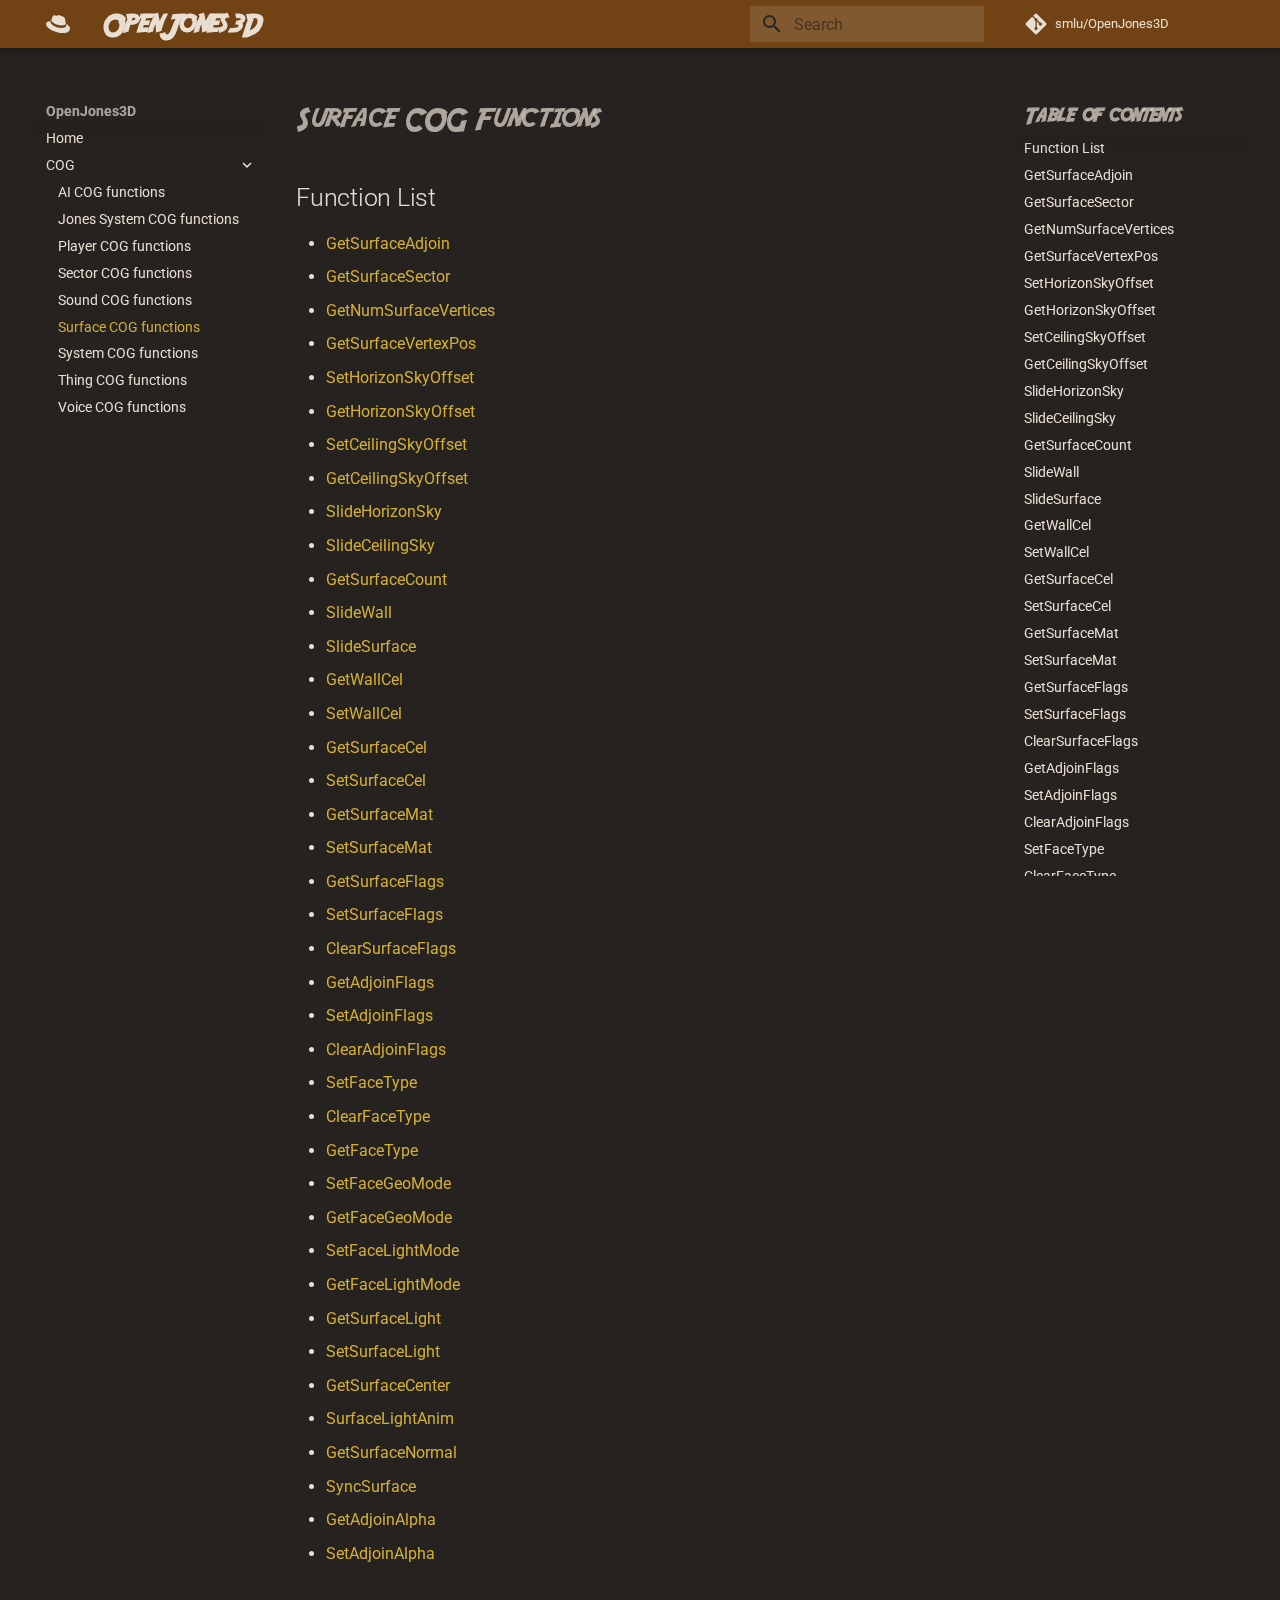
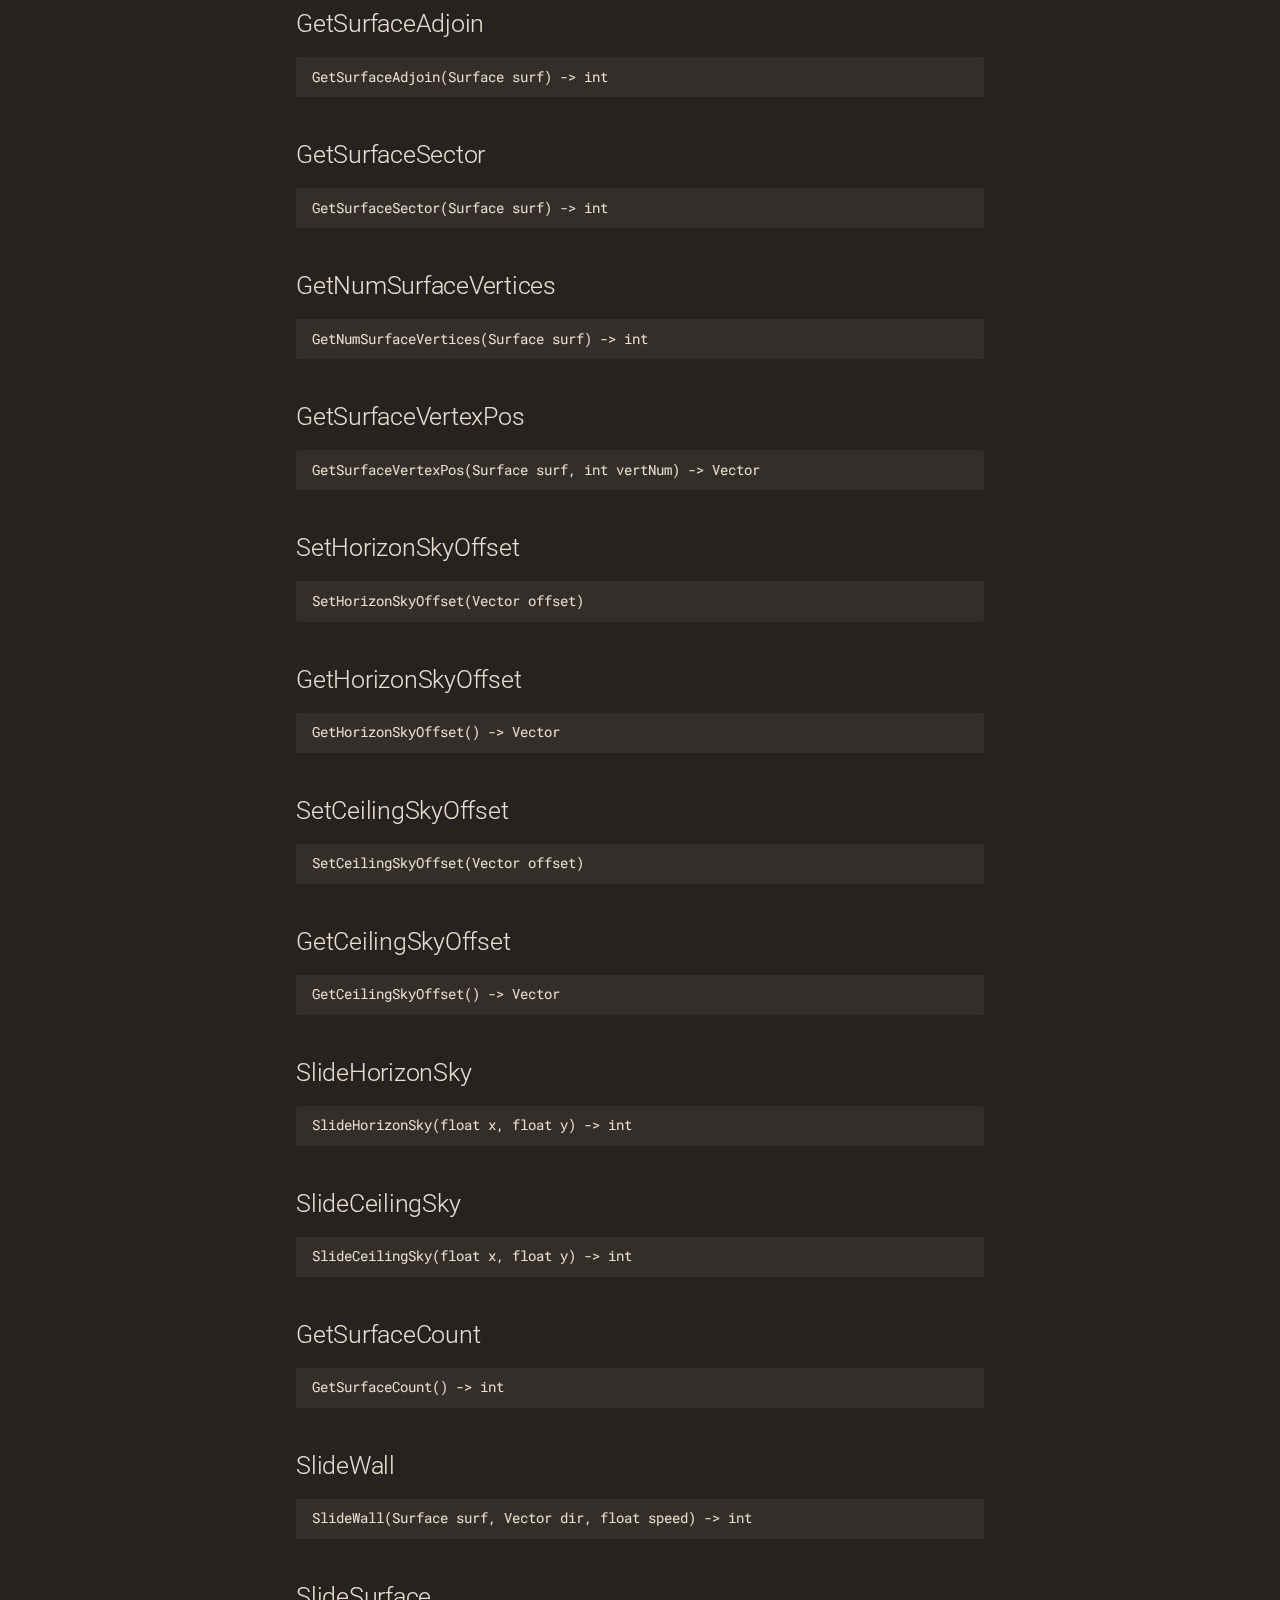
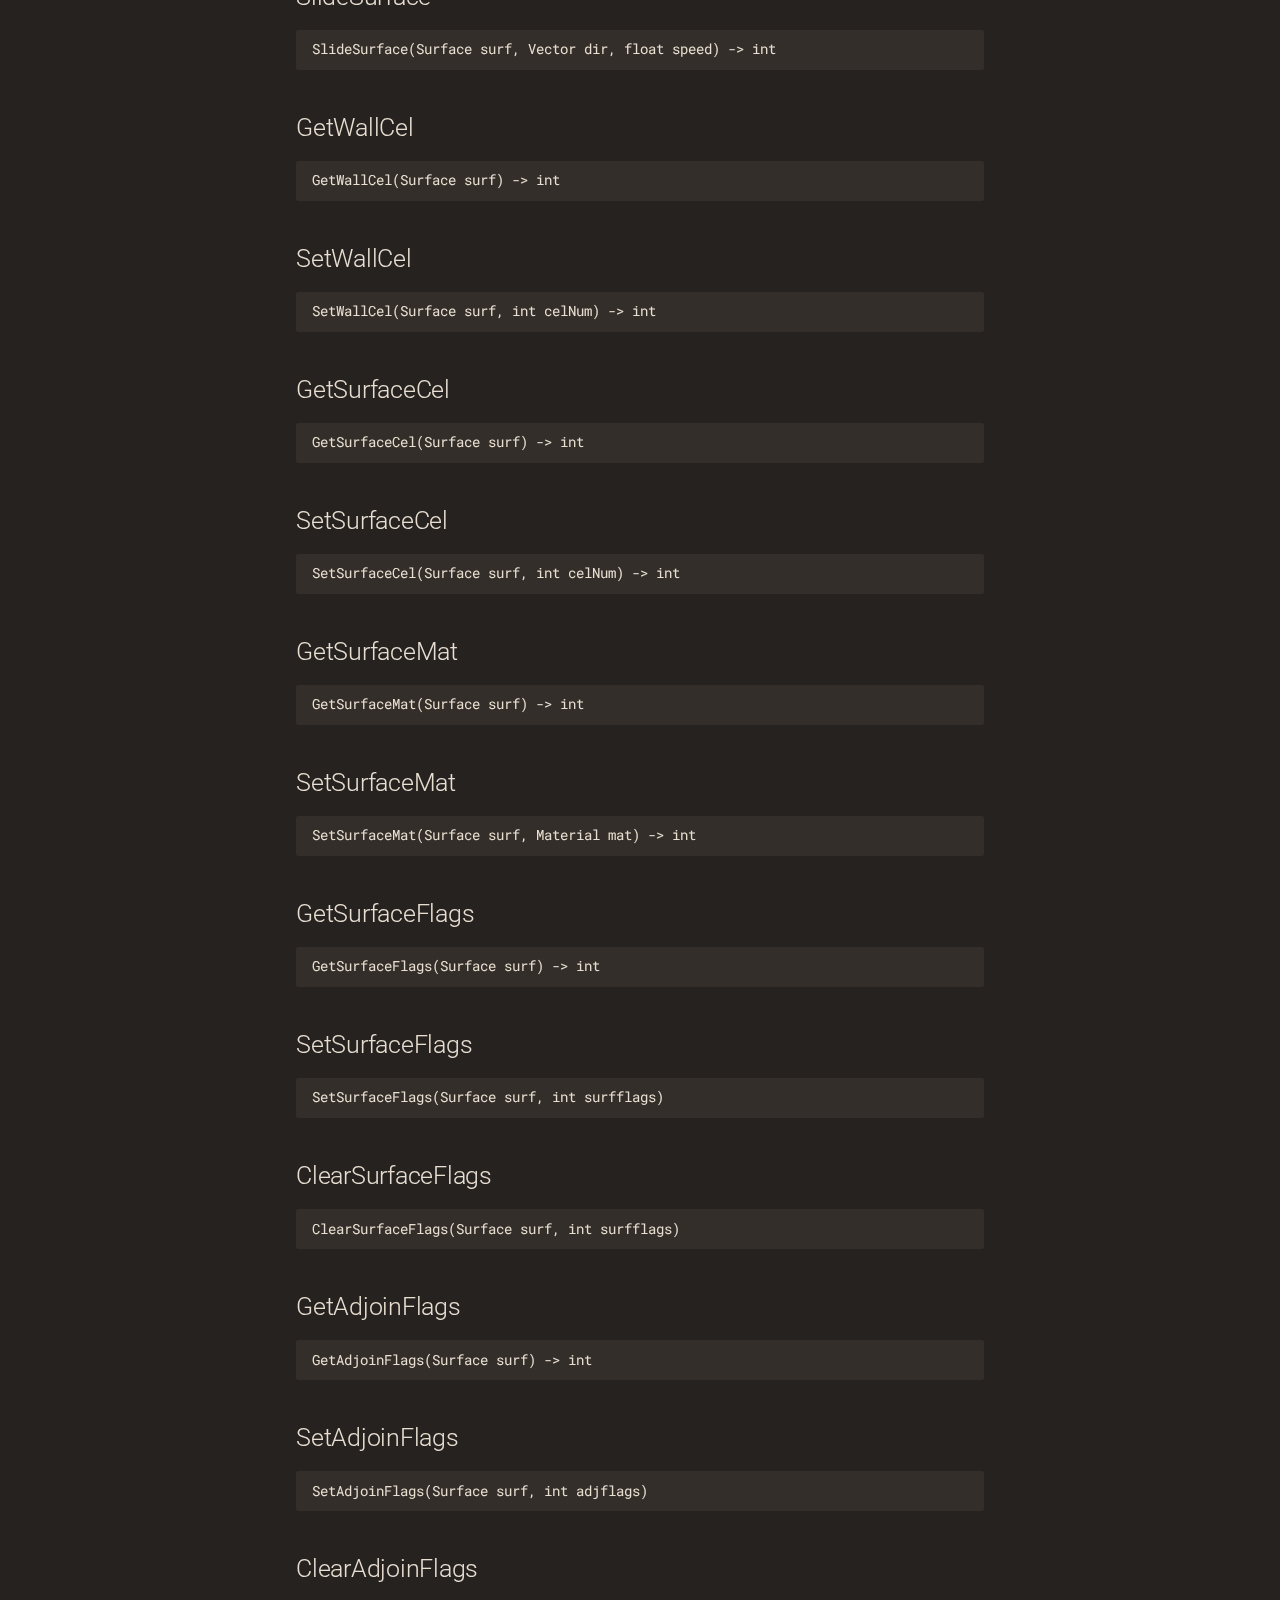
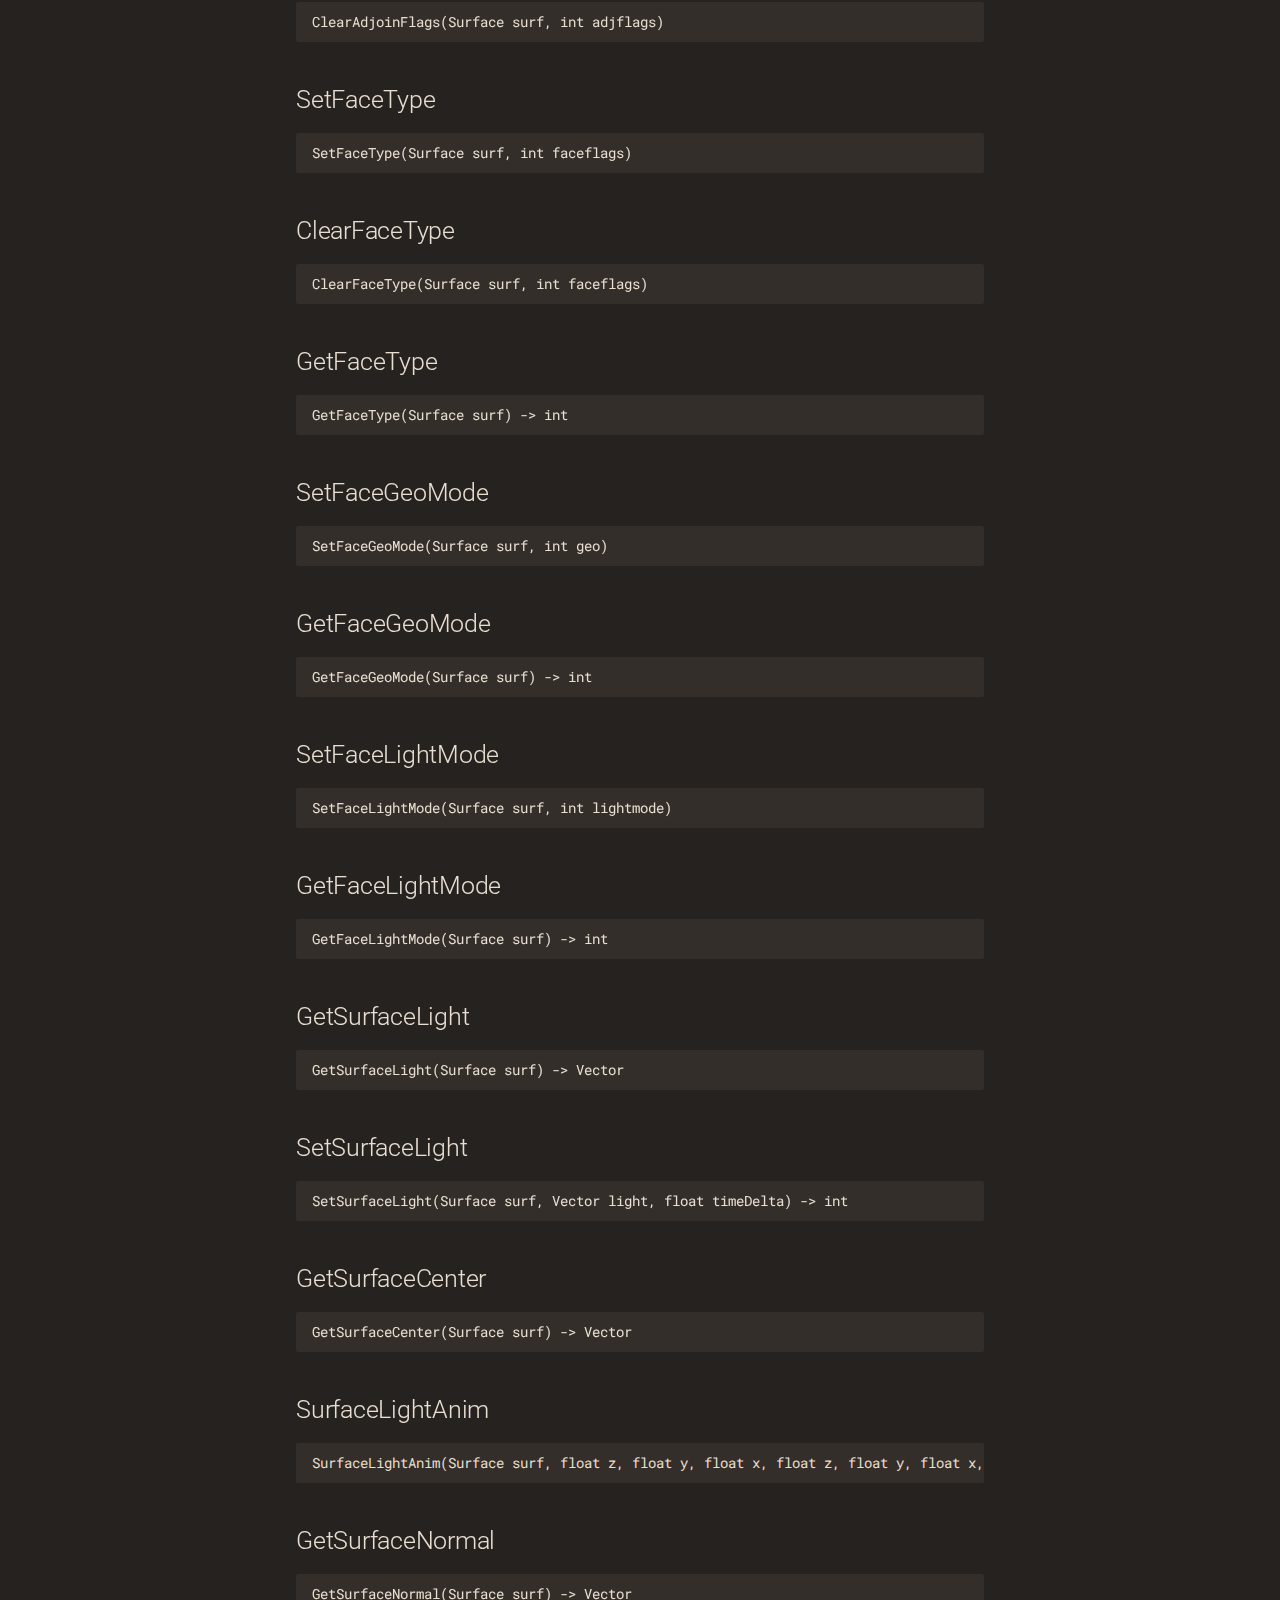
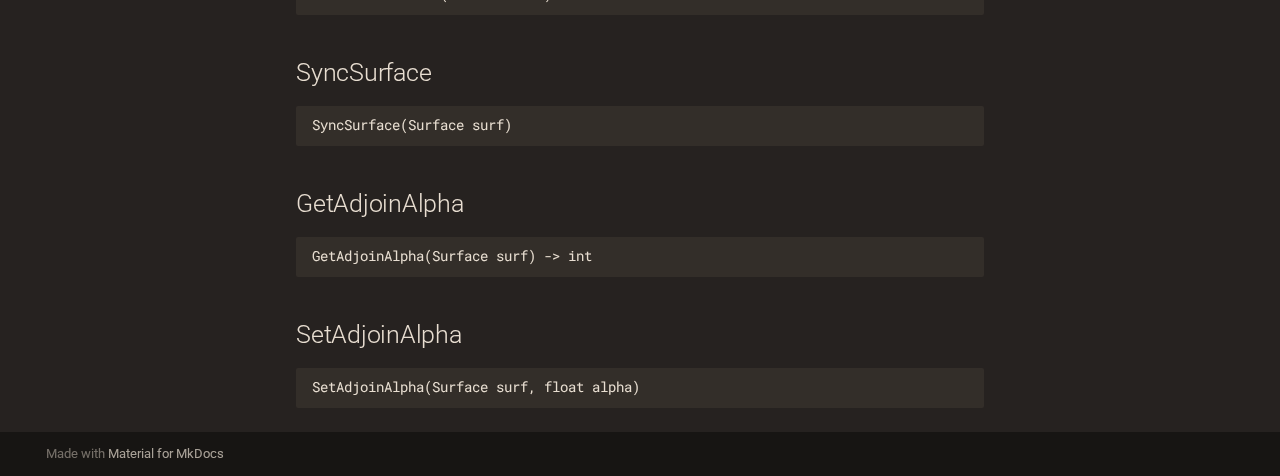
<file: cog/cog_surface/index.html>
<!doctype html>
<html lang="en" class="no-js">
  <head>
    
      <meta charset="utf-8">
      <meta name="viewport" content="width=device-width,initial-scale=1">
      
      
      
      
        <link rel="prev" href="../cog_sound/">
      
      
        <link rel="next" href="../cog_system/">
      
      
      <link rel="icon" href="../../assets/img/favicon.svg">
      <meta name="generator" content="mkdocs-1.6.1, mkdocs-material-9.6.9">
    
    
      
        <title>Surface COG functions - OpenJones3D</title>
      
    
    
      <link rel="stylesheet" href="../../assets/stylesheets/main.4af4bdda.min.css">
      
        
        <link rel="stylesheet" href="../../assets/stylesheets/palette.06af60db.min.css">
      
      
  
  
    
    
  
  
  <style>:root{--md-admonition-icon--note:url('data:image/svg+xml;charset=utf-8,%3Csvg%20xmlns%3D%22http%3A//www.w3.org/2000/svg%22%20viewBox%3D%220%200%2024%2024%22%3E%3Cpath%20d%3D%22M17.8%2020c-.4%201.2-1.5%202-2.8%202H5c-1.7%200-3-1.3-3-3v-1h12.2c.4%201.2%201.5%202%202.8%202zM19%202c1.7%200%203%201.3%203%203v1h-2V5c0-.6-.4-1-1-1s-1%20.4-1%201v13h-1c-.6%200-1-.4-1-1v-1H5V5c0-1.7%201.3-3%203-3zM8%206v2h7V6zm0%204v2h6v-2z%22/%3E%3C/svg%3E');}</style>



    
    
      
    
    
      
        
        
        <link rel="preconnect" href="https://fonts.gstatic.com" crossorigin>
        <link rel="stylesheet" href="https://fonts.googleapis.com/css?family=Roboto:300,300i,400,400i,700,700i%7CRoboto+Mono:400,400i,700,700i&display=fallback">
        <style>:root{--md-text-font:"Roboto";--md-code-font:"Roboto Mono"}</style>
      
    
    
      <link rel="stylesheet" href="../../assets/extra.css">
    
    <script>__md_scope=new URL("../..",location),__md_hash=e=>[...e].reduce(((e,_)=>(e<<5)-e+_.charCodeAt(0)),0),__md_get=(e,_=localStorage,t=__md_scope)=>JSON.parse(_.getItem(t.pathname+"."+e)),__md_set=(e,_,t=localStorage,a=__md_scope)=>{try{t.setItem(a.pathname+"."+e,JSON.stringify(_))}catch(e){}}</script>
    
      

    
    
    
  </head>
  
  
    
    
    
    
    
    <body dir="ltr" data-md-color-scheme="indy" data-md-color-primary="indigo" data-md-color-accent="indigo">
  
    
    <input class="md-toggle" data-md-toggle="drawer" type="checkbox" id="__drawer" autocomplete="off">
    <input class="md-toggle" data-md-toggle="search" type="checkbox" id="__search" autocomplete="off">
    <label class="md-overlay" for="__drawer"></label>
    <div data-md-component="skip">
      
        
        <a href="#surface-cog-functions" class="md-skip">
          Skip to content
        </a>
      
    </div>
    <div data-md-component="announce">
      
    </div>
    
    
      

  

<header class="md-header md-header--shadow" data-md-component="header">
  <nav class="md-header__inner md-grid" aria-label="Header">
    <a href="../.." title="OpenJones3D" class="md-header__button md-logo" aria-label="OpenJones3D" data-md-component="logo">
      
  
  <svg xmlns="http://www.w3.org/2000/svg" viewBox="0 0 24 24"><path d="M16.009 13.386c1.577 0 3.86-.326 3.86-2.202a1.8 1.8 0 0 0-.04-.431l-.94-4.08c-.216-.898-.406-1.305-1.982-2.093-1.223-.625-3.888-1.658-4.676-1.658-.733 0-.947.946-1.822.946-.842 0-1.467-.706-2.255-.706-.757 0-1.25.515-1.63 1.576 0 0-1.06 2.99-1.197 3.424a.8.8 0 0 0-.028.245c0 1.162 4.577 4.974 10.71 4.974m4.101-1.435c.218 1.032.218 1.14.218 1.277 0 1.765-1.984 2.745-4.593 2.745-5.895.004-11.06-3.451-11.06-5.734a2.3 2.3 0 0 1 .19-.925C2.746 9.415 0 9.794 0 12.217c0 3.969 9.405 8.861 16.851 8.861 5.71 0 7.149-2.582 7.149-4.62 0-1.605-1.387-3.425-3.887-4.512"/></svg>

    </a>
    <label class="md-header__button md-icon" for="__drawer">
      
      <svg xmlns="http://www.w3.org/2000/svg" viewBox="0 0 24 24"><path d="M3 6h18v2H3zm0 5h18v2H3zm0 5h18v2H3z"/></svg>
    </label>
    <div class="md-header__title" data-md-component="header-title">
      <div class="md-header__ellipsis">
        <div class="md-header__topic">
          <span class="md-ellipsis">
            OpenJones3D
          </span>
        </div>
        <div class="md-header__topic" data-md-component="header-topic">
          <span class="md-ellipsis">
            
              Surface COG functions
            
          </span>
        </div>
      </div>
    </div>
    
      
    
    
    
    
      <label class="md-header__button md-icon" for="__search">
        
        <svg xmlns="http://www.w3.org/2000/svg" viewBox="0 0 24 24"><path d="M9.5 3A6.5 6.5 0 0 1 16 9.5c0 1.61-.59 3.09-1.56 4.23l.27.27h.79l5 5-1.5 1.5-5-5v-.79l-.27-.27A6.52 6.52 0 0 1 9.5 16 6.5 6.5 0 0 1 3 9.5 6.5 6.5 0 0 1 9.5 3m0 2C7 5 5 7 5 9.5S7 14 9.5 14 14 12 14 9.5 12 5 9.5 5"/></svg>
      </label>
      <div class="md-search" data-md-component="search" role="dialog">
  <label class="md-search__overlay" for="__search"></label>
  <div class="md-search__inner" role="search">
    <form class="md-search__form" name="search">
      <input type="text" class="md-search__input" name="query" aria-label="Search" placeholder="Search" autocapitalize="off" autocorrect="off" autocomplete="off" spellcheck="false" data-md-component="search-query" required>
      <label class="md-search__icon md-icon" for="__search">
        
        <svg xmlns="http://www.w3.org/2000/svg" viewBox="0 0 24 24"><path d="M9.5 3A6.5 6.5 0 0 1 16 9.5c0 1.61-.59 3.09-1.56 4.23l.27.27h.79l5 5-1.5 1.5-5-5v-.79l-.27-.27A6.52 6.52 0 0 1 9.5 16 6.5 6.5 0 0 1 3 9.5 6.5 6.5 0 0 1 9.5 3m0 2C7 5 5 7 5 9.5S7 14 9.5 14 14 12 14 9.5 12 5 9.5 5"/></svg>
        
        <svg xmlns="http://www.w3.org/2000/svg" viewBox="0 0 24 24"><path d="M20 11v2H8l5.5 5.5-1.42 1.42L4.16 12l7.92-7.92L13.5 5.5 8 11z"/></svg>
      </label>
      <nav class="md-search__options" aria-label="Search">
        
        <button type="reset" class="md-search__icon md-icon" title="Clear" aria-label="Clear" tabindex="-1">
          
          <svg xmlns="http://www.w3.org/2000/svg" viewBox="0 0 24 24"><path d="M19 6.41 17.59 5 12 10.59 6.41 5 5 6.41 10.59 12 5 17.59 6.41 19 12 13.41 17.59 19 19 17.59 13.41 12z"/></svg>
        </button>
      </nav>
      
    </form>
    <div class="md-search__output">
      <div class="md-search__scrollwrap" tabindex="0" data-md-scrollfix>
        <div class="md-search-result" data-md-component="search-result">
          <div class="md-search-result__meta">
            Initializing search
          </div>
          <ol class="md-search-result__list" role="presentation"></ol>
        </div>
      </div>
    </div>
  </div>
</div>
    
    
      <div class="md-header__source">
        <a href="https://github.com/smlu/OpenJones3D/" title="Go to repository" class="md-source" data-md-component="source">
  <div class="md-source__icon md-icon">
    
    <svg xmlns="http://www.w3.org/2000/svg" viewBox="0 0 448 512"><!--! Font Awesome Free 6.7.2 by @fontawesome - https://fontawesome.com License - https://fontawesome.com/license/free (Icons: CC BY 4.0, Fonts: SIL OFL 1.1, Code: MIT License) Copyright 2024 Fonticons, Inc.--><path d="M439.55 236.05 244 40.45a28.87 28.87 0 0 0-40.81 0l-40.66 40.63 51.52 51.52c27.06-9.14 52.68 16.77 43.39 43.68l49.66 49.66c34.23-11.8 61.18 31 35.47 56.69-26.49 26.49-70.21-2.87-56-37.34L240.22 199v121.85c25.3 12.54 22.26 41.85 9.08 55a34.34 34.34 0 0 1-48.55 0c-17.57-17.6-11.07-46.91 11.25-56v-123c-20.8-8.51-24.6-30.74-18.64-45L142.57 101 8.45 235.14a28.86 28.86 0 0 0 0 40.81l195.61 195.6a28.86 28.86 0 0 0 40.8 0l194.69-194.69a28.86 28.86 0 0 0 0-40.81"/></svg>
  </div>
  <div class="md-source__repository">
    smlu/OpenJones3D
  </div>
</a>
      </div>
    
  </nav>
  
</header>
    
    <div class="md-container" data-md-component="container">
      
      
        
          
        
      
      <main class="md-main" data-md-component="main">
        <div class="md-main__inner md-grid">
          
            
              
              <div class="md-sidebar md-sidebar--primary" data-md-component="sidebar" data-md-type="navigation" >
                <div class="md-sidebar__scrollwrap">
                  <div class="md-sidebar__inner">
                    



<nav class="md-nav md-nav--primary" aria-label="Navigation" data-md-level="0">
  <label class="md-nav__title" for="__drawer">
    <a href="../.." title="OpenJones3D" class="md-nav__button md-logo" aria-label="OpenJones3D" data-md-component="logo">
      
  
  <svg xmlns="http://www.w3.org/2000/svg" viewBox="0 0 24 24"><path d="M16.009 13.386c1.577 0 3.86-.326 3.86-2.202a1.8 1.8 0 0 0-.04-.431l-.94-4.08c-.216-.898-.406-1.305-1.982-2.093-1.223-.625-3.888-1.658-4.676-1.658-.733 0-.947.946-1.822.946-.842 0-1.467-.706-2.255-.706-.757 0-1.25.515-1.63 1.576 0 0-1.06 2.99-1.197 3.424a.8.8 0 0 0-.028.245c0 1.162 4.577 4.974 10.71 4.974m4.101-1.435c.218 1.032.218 1.14.218 1.277 0 1.765-1.984 2.745-4.593 2.745-5.895.004-11.06-3.451-11.06-5.734a2.3 2.3 0 0 1 .19-.925C2.746 9.415 0 9.794 0 12.217c0 3.969 9.405 8.861 16.851 8.861 5.71 0 7.149-2.582 7.149-4.62 0-1.605-1.387-3.425-3.887-4.512"/></svg>

    </a>
    OpenJones3D
  </label>
  
    <div class="md-nav__source">
      <a href="https://github.com/smlu/OpenJones3D/" title="Go to repository" class="md-source" data-md-component="source">
  <div class="md-source__icon md-icon">
    
    <svg xmlns="http://www.w3.org/2000/svg" viewBox="0 0 448 512"><!--! Font Awesome Free 6.7.2 by @fontawesome - https://fontawesome.com License - https://fontawesome.com/license/free (Icons: CC BY 4.0, Fonts: SIL OFL 1.1, Code: MIT License) Copyright 2024 Fonticons, Inc.--><path d="M439.55 236.05 244 40.45a28.87 28.87 0 0 0-40.81 0l-40.66 40.63 51.52 51.52c27.06-9.14 52.68 16.77 43.39 43.68l49.66 49.66c34.23-11.8 61.18 31 35.47 56.69-26.49 26.49-70.21-2.87-56-37.34L240.22 199v121.85c25.3 12.54 22.26 41.85 9.08 55a34.34 34.34 0 0 1-48.55 0c-17.57-17.6-11.07-46.91 11.25-56v-123c-20.8-8.51-24.6-30.74-18.64-45L142.57 101 8.45 235.14a28.86 28.86 0 0 0 0 40.81l195.61 195.6a28.86 28.86 0 0 0 40.8 0l194.69-194.69a28.86 28.86 0 0 0 0-40.81"/></svg>
  </div>
  <div class="md-source__repository">
    smlu/OpenJones3D
  </div>
</a>
    </div>
  
  <ul class="md-nav__list" data-md-scrollfix>
    
      
      
  
  
  
  
    <li class="md-nav__item">
      <a href="../.." class="md-nav__link">
        
  
  <span class="md-ellipsis">
    Home
    
  </span>
  

      </a>
    </li>
  

    
      
      
  
  
    
  
  
  
    
    
      
        
          
        
      
        
      
        
      
        
      
        
      
        
      
        
      
        
      
        
      
        
      
    
    
    
    <li class="md-nav__item md-nav__item--active md-nav__item--nested">
      
        
        
        <input class="md-nav__toggle md-toggle " type="checkbox" id="__nav_2" checked>
        
          
          
          <div class="md-nav__link md-nav__container">
            <a href="../" class="md-nav__link ">
              
  
  <span class="md-ellipsis">
    COG
    
  </span>
  

            </a>
            
              
              <label class="md-nav__link " for="__nav_2" id="__nav_2_label" tabindex="0">
                <span class="md-nav__icon md-icon"></span>
              </label>
            
          </div>
        
        <nav class="md-nav" data-md-level="1" aria-labelledby="__nav_2_label" aria-expanded="true">
          <label class="md-nav__title" for="__nav_2">
            <span class="md-nav__icon md-icon"></span>
            COG
          </label>
          <ul class="md-nav__list" data-md-scrollfix>
            
              
            
              
                
  
  
  
  
    <li class="md-nav__item">
      <a href="../cog_ai/" class="md-nav__link">
        
  
  <span class="md-ellipsis">
    AI COG functions
    
  </span>
  

      </a>
    </li>
  

              
            
              
                
  
  
  
  
    <li class="md-nav__item">
      <a href="../cog_jones/" class="md-nav__link">
        
  
  <span class="md-ellipsis">
    Jones System COG functions
    
  </span>
  

      </a>
    </li>
  

              
            
              
                
  
  
  
  
    <li class="md-nav__item">
      <a href="../cog_player/" class="md-nav__link">
        
  
  <span class="md-ellipsis">
    Player COG functions
    
  </span>
  

      </a>
    </li>
  

              
            
              
                
  
  
  
  
    <li class="md-nav__item">
      <a href="../cog_sector/" class="md-nav__link">
        
  
  <span class="md-ellipsis">
    Sector COG functions
    
  </span>
  

      </a>
    </li>
  

              
            
              
                
  
  
  
  
    <li class="md-nav__item">
      <a href="../cog_sound/" class="md-nav__link">
        
  
  <span class="md-ellipsis">
    Sound COG functions
    
  </span>
  

      </a>
    </li>
  

              
            
              
                
  
  
    
  
  
  
    <li class="md-nav__item md-nav__item--active">
      
      <input class="md-nav__toggle md-toggle" type="checkbox" id="__toc">
      
      
        
      
      
        <label class="md-nav__link md-nav__link--active" for="__toc">
          
  
  <span class="md-ellipsis">
    Surface COG functions
    
  </span>
  

          <span class="md-nav__icon md-icon"></span>
        </label>
      
      <a href="./" class="md-nav__link md-nav__link--active">
        
  
  <span class="md-ellipsis">
    Surface COG functions
    
  </span>
  

      </a>
      
        

<nav class="md-nav md-nav--secondary" aria-label="Table of contents">
  
  
  
    
  
  
    <label class="md-nav__title" for="__toc">
      <span class="md-nav__icon md-icon"></span>
      Table of contents
    </label>
    <ul class="md-nav__list" data-md-component="toc" data-md-scrollfix>
      
        <li class="md-nav__item">
  <a href="#function-list" class="md-nav__link">
    <span class="md-ellipsis">
      Function List
    </span>
  </a>
  
</li>
      
        <li class="md-nav__item">
  <a href="#getsurfaceadjoin" class="md-nav__link">
    <span class="md-ellipsis">
      GetSurfaceAdjoin
    </span>
  </a>
  
</li>
      
        <li class="md-nav__item">
  <a href="#getsurfacesector" class="md-nav__link">
    <span class="md-ellipsis">
      GetSurfaceSector
    </span>
  </a>
  
</li>
      
        <li class="md-nav__item">
  <a href="#getnumsurfacevertices" class="md-nav__link">
    <span class="md-ellipsis">
      GetNumSurfaceVertices
    </span>
  </a>
  
</li>
      
        <li class="md-nav__item">
  <a href="#getsurfacevertexpos" class="md-nav__link">
    <span class="md-ellipsis">
      GetSurfaceVertexPos
    </span>
  </a>
  
</li>
      
        <li class="md-nav__item">
  <a href="#sethorizonskyoffset" class="md-nav__link">
    <span class="md-ellipsis">
      SetHorizonSkyOffset
    </span>
  </a>
  
</li>
      
        <li class="md-nav__item">
  <a href="#gethorizonskyoffset" class="md-nav__link">
    <span class="md-ellipsis">
      GetHorizonSkyOffset
    </span>
  </a>
  
</li>
      
        <li class="md-nav__item">
  <a href="#setceilingskyoffset" class="md-nav__link">
    <span class="md-ellipsis">
      SetCeilingSkyOffset
    </span>
  </a>
  
</li>
      
        <li class="md-nav__item">
  <a href="#getceilingskyoffset" class="md-nav__link">
    <span class="md-ellipsis">
      GetCeilingSkyOffset
    </span>
  </a>
  
</li>
      
        <li class="md-nav__item">
  <a href="#slidehorizonsky" class="md-nav__link">
    <span class="md-ellipsis">
      SlideHorizonSky
    </span>
  </a>
  
</li>
      
        <li class="md-nav__item">
  <a href="#slideceilingsky" class="md-nav__link">
    <span class="md-ellipsis">
      SlideCeilingSky
    </span>
  </a>
  
</li>
      
        <li class="md-nav__item">
  <a href="#getsurfacecount" class="md-nav__link">
    <span class="md-ellipsis">
      GetSurfaceCount
    </span>
  </a>
  
</li>
      
        <li class="md-nav__item">
  <a href="#slidewall" class="md-nav__link">
    <span class="md-ellipsis">
      SlideWall
    </span>
  </a>
  
</li>
      
        <li class="md-nav__item">
  <a href="#slidesurface" class="md-nav__link">
    <span class="md-ellipsis">
      SlideSurface
    </span>
  </a>
  
</li>
      
        <li class="md-nav__item">
  <a href="#getwallcel" class="md-nav__link">
    <span class="md-ellipsis">
      GetWallCel
    </span>
  </a>
  
</li>
      
        <li class="md-nav__item">
  <a href="#setwallcel" class="md-nav__link">
    <span class="md-ellipsis">
      SetWallCel
    </span>
  </a>
  
</li>
      
        <li class="md-nav__item">
  <a href="#getsurfacecel" class="md-nav__link">
    <span class="md-ellipsis">
      GetSurfaceCel
    </span>
  </a>
  
</li>
      
        <li class="md-nav__item">
  <a href="#setsurfacecel" class="md-nav__link">
    <span class="md-ellipsis">
      SetSurfaceCel
    </span>
  </a>
  
</li>
      
        <li class="md-nav__item">
  <a href="#getsurfacemat" class="md-nav__link">
    <span class="md-ellipsis">
      GetSurfaceMat
    </span>
  </a>
  
</li>
      
        <li class="md-nav__item">
  <a href="#setsurfacemat" class="md-nav__link">
    <span class="md-ellipsis">
      SetSurfaceMat
    </span>
  </a>
  
</li>
      
        <li class="md-nav__item">
  <a href="#getsurfaceflags" class="md-nav__link">
    <span class="md-ellipsis">
      GetSurfaceFlags
    </span>
  </a>
  
</li>
      
        <li class="md-nav__item">
  <a href="#setsurfaceflags" class="md-nav__link">
    <span class="md-ellipsis">
      SetSurfaceFlags
    </span>
  </a>
  
</li>
      
        <li class="md-nav__item">
  <a href="#clearsurfaceflags" class="md-nav__link">
    <span class="md-ellipsis">
      ClearSurfaceFlags
    </span>
  </a>
  
</li>
      
        <li class="md-nav__item">
  <a href="#getadjoinflags" class="md-nav__link">
    <span class="md-ellipsis">
      GetAdjoinFlags
    </span>
  </a>
  
</li>
      
        <li class="md-nav__item">
  <a href="#setadjoinflags" class="md-nav__link">
    <span class="md-ellipsis">
      SetAdjoinFlags
    </span>
  </a>
  
</li>
      
        <li class="md-nav__item">
  <a href="#clearadjoinflags" class="md-nav__link">
    <span class="md-ellipsis">
      ClearAdjoinFlags
    </span>
  </a>
  
</li>
      
        <li class="md-nav__item">
  <a href="#setfacetype" class="md-nav__link">
    <span class="md-ellipsis">
      SetFaceType
    </span>
  </a>
  
</li>
      
        <li class="md-nav__item">
  <a href="#clearfacetype" class="md-nav__link">
    <span class="md-ellipsis">
      ClearFaceType
    </span>
  </a>
  
</li>
      
        <li class="md-nav__item">
  <a href="#getfacetype" class="md-nav__link">
    <span class="md-ellipsis">
      GetFaceType
    </span>
  </a>
  
</li>
      
        <li class="md-nav__item">
  <a href="#setfacegeomode" class="md-nav__link">
    <span class="md-ellipsis">
      SetFaceGeoMode
    </span>
  </a>
  
</li>
      
        <li class="md-nav__item">
  <a href="#getfacegeomode" class="md-nav__link">
    <span class="md-ellipsis">
      GetFaceGeoMode
    </span>
  </a>
  
</li>
      
        <li class="md-nav__item">
  <a href="#setfacelightmode" class="md-nav__link">
    <span class="md-ellipsis">
      SetFaceLightMode
    </span>
  </a>
  
</li>
      
        <li class="md-nav__item">
  <a href="#getfacelightmode" class="md-nav__link">
    <span class="md-ellipsis">
      GetFaceLightMode
    </span>
  </a>
  
</li>
      
        <li class="md-nav__item">
  <a href="#getsurfacelight" class="md-nav__link">
    <span class="md-ellipsis">
      GetSurfaceLight
    </span>
  </a>
  
</li>
      
        <li class="md-nav__item">
  <a href="#setsurfacelight" class="md-nav__link">
    <span class="md-ellipsis">
      SetSurfaceLight
    </span>
  </a>
  
</li>
      
        <li class="md-nav__item">
  <a href="#getsurfacecenter" class="md-nav__link">
    <span class="md-ellipsis">
      GetSurfaceCenter
    </span>
  </a>
  
</li>
      
        <li class="md-nav__item">
  <a href="#surfacelightanim" class="md-nav__link">
    <span class="md-ellipsis">
      SurfaceLightAnim
    </span>
  </a>
  
</li>
      
        <li class="md-nav__item">
  <a href="#getsurfacenormal" class="md-nav__link">
    <span class="md-ellipsis">
      GetSurfaceNormal
    </span>
  </a>
  
</li>
      
        <li class="md-nav__item">
  <a href="#syncsurface" class="md-nav__link">
    <span class="md-ellipsis">
      SyncSurface
    </span>
  </a>
  
</li>
      
        <li class="md-nav__item">
  <a href="#getadjoinalpha" class="md-nav__link">
    <span class="md-ellipsis">
      GetAdjoinAlpha
    </span>
  </a>
  
</li>
      
        <li class="md-nav__item">
  <a href="#setadjoinalpha" class="md-nav__link">
    <span class="md-ellipsis">
      SetAdjoinAlpha
    </span>
  </a>
  
</li>
      
    </ul>
  
</nav>
      
    </li>
  

              
            
              
                
  
  
  
  
    <li class="md-nav__item">
      <a href="../cog_system/" class="md-nav__link">
        
  
  <span class="md-ellipsis">
    System COG functions
    
  </span>
  

      </a>
    </li>
  

              
            
              
                
  
  
  
  
    <li class="md-nav__item">
      <a href="../cog_thing/" class="md-nav__link">
        
  
  <span class="md-ellipsis">
    Thing COG functions
    
  </span>
  

      </a>
    </li>
  

              
            
              
                
  
  
  
  
    <li class="md-nav__item">
      <a href="../cog_voice/" class="md-nav__link">
        
  
  <span class="md-ellipsis">
    Voice COG functions
    
  </span>
  

      </a>
    </li>
  

              
            
          </ul>
        </nav>
      
    </li>
  

    
  </ul>
</nav>
                  </div>
                </div>
              </div>
            
            
              
              <div class="md-sidebar md-sidebar--secondary" data-md-component="sidebar" data-md-type="toc" >
                <div class="md-sidebar__scrollwrap">
                  <div class="md-sidebar__inner">
                    

<nav class="md-nav md-nav--secondary" aria-label="Table of contents">
  
  
  
    
  
  
    <label class="md-nav__title" for="__toc">
      <span class="md-nav__icon md-icon"></span>
      Table of contents
    </label>
    <ul class="md-nav__list" data-md-component="toc" data-md-scrollfix>
      
        <li class="md-nav__item">
  <a href="#function-list" class="md-nav__link">
    <span class="md-ellipsis">
      Function List
    </span>
  </a>
  
</li>
      
        <li class="md-nav__item">
  <a href="#getsurfaceadjoin" class="md-nav__link">
    <span class="md-ellipsis">
      GetSurfaceAdjoin
    </span>
  </a>
  
</li>
      
        <li class="md-nav__item">
  <a href="#getsurfacesector" class="md-nav__link">
    <span class="md-ellipsis">
      GetSurfaceSector
    </span>
  </a>
  
</li>
      
        <li class="md-nav__item">
  <a href="#getnumsurfacevertices" class="md-nav__link">
    <span class="md-ellipsis">
      GetNumSurfaceVertices
    </span>
  </a>
  
</li>
      
        <li class="md-nav__item">
  <a href="#getsurfacevertexpos" class="md-nav__link">
    <span class="md-ellipsis">
      GetSurfaceVertexPos
    </span>
  </a>
  
</li>
      
        <li class="md-nav__item">
  <a href="#sethorizonskyoffset" class="md-nav__link">
    <span class="md-ellipsis">
      SetHorizonSkyOffset
    </span>
  </a>
  
</li>
      
        <li class="md-nav__item">
  <a href="#gethorizonskyoffset" class="md-nav__link">
    <span class="md-ellipsis">
      GetHorizonSkyOffset
    </span>
  </a>
  
</li>
      
        <li class="md-nav__item">
  <a href="#setceilingskyoffset" class="md-nav__link">
    <span class="md-ellipsis">
      SetCeilingSkyOffset
    </span>
  </a>
  
</li>
      
        <li class="md-nav__item">
  <a href="#getceilingskyoffset" class="md-nav__link">
    <span class="md-ellipsis">
      GetCeilingSkyOffset
    </span>
  </a>
  
</li>
      
        <li class="md-nav__item">
  <a href="#slidehorizonsky" class="md-nav__link">
    <span class="md-ellipsis">
      SlideHorizonSky
    </span>
  </a>
  
</li>
      
        <li class="md-nav__item">
  <a href="#slideceilingsky" class="md-nav__link">
    <span class="md-ellipsis">
      SlideCeilingSky
    </span>
  </a>
  
</li>
      
        <li class="md-nav__item">
  <a href="#getsurfacecount" class="md-nav__link">
    <span class="md-ellipsis">
      GetSurfaceCount
    </span>
  </a>
  
</li>
      
        <li class="md-nav__item">
  <a href="#slidewall" class="md-nav__link">
    <span class="md-ellipsis">
      SlideWall
    </span>
  </a>
  
</li>
      
        <li class="md-nav__item">
  <a href="#slidesurface" class="md-nav__link">
    <span class="md-ellipsis">
      SlideSurface
    </span>
  </a>
  
</li>
      
        <li class="md-nav__item">
  <a href="#getwallcel" class="md-nav__link">
    <span class="md-ellipsis">
      GetWallCel
    </span>
  </a>
  
</li>
      
        <li class="md-nav__item">
  <a href="#setwallcel" class="md-nav__link">
    <span class="md-ellipsis">
      SetWallCel
    </span>
  </a>
  
</li>
      
        <li class="md-nav__item">
  <a href="#getsurfacecel" class="md-nav__link">
    <span class="md-ellipsis">
      GetSurfaceCel
    </span>
  </a>
  
</li>
      
        <li class="md-nav__item">
  <a href="#setsurfacecel" class="md-nav__link">
    <span class="md-ellipsis">
      SetSurfaceCel
    </span>
  </a>
  
</li>
      
        <li class="md-nav__item">
  <a href="#getsurfacemat" class="md-nav__link">
    <span class="md-ellipsis">
      GetSurfaceMat
    </span>
  </a>
  
</li>
      
        <li class="md-nav__item">
  <a href="#setsurfacemat" class="md-nav__link">
    <span class="md-ellipsis">
      SetSurfaceMat
    </span>
  </a>
  
</li>
      
        <li class="md-nav__item">
  <a href="#getsurfaceflags" class="md-nav__link">
    <span class="md-ellipsis">
      GetSurfaceFlags
    </span>
  </a>
  
</li>
      
        <li class="md-nav__item">
  <a href="#setsurfaceflags" class="md-nav__link">
    <span class="md-ellipsis">
      SetSurfaceFlags
    </span>
  </a>
  
</li>
      
        <li class="md-nav__item">
  <a href="#clearsurfaceflags" class="md-nav__link">
    <span class="md-ellipsis">
      ClearSurfaceFlags
    </span>
  </a>
  
</li>
      
        <li class="md-nav__item">
  <a href="#getadjoinflags" class="md-nav__link">
    <span class="md-ellipsis">
      GetAdjoinFlags
    </span>
  </a>
  
</li>
      
        <li class="md-nav__item">
  <a href="#setadjoinflags" class="md-nav__link">
    <span class="md-ellipsis">
      SetAdjoinFlags
    </span>
  </a>
  
</li>
      
        <li class="md-nav__item">
  <a href="#clearadjoinflags" class="md-nav__link">
    <span class="md-ellipsis">
      ClearAdjoinFlags
    </span>
  </a>
  
</li>
      
        <li class="md-nav__item">
  <a href="#setfacetype" class="md-nav__link">
    <span class="md-ellipsis">
      SetFaceType
    </span>
  </a>
  
</li>
      
        <li class="md-nav__item">
  <a href="#clearfacetype" class="md-nav__link">
    <span class="md-ellipsis">
      ClearFaceType
    </span>
  </a>
  
</li>
      
        <li class="md-nav__item">
  <a href="#getfacetype" class="md-nav__link">
    <span class="md-ellipsis">
      GetFaceType
    </span>
  </a>
  
</li>
      
        <li class="md-nav__item">
  <a href="#setfacegeomode" class="md-nav__link">
    <span class="md-ellipsis">
      SetFaceGeoMode
    </span>
  </a>
  
</li>
      
        <li class="md-nav__item">
  <a href="#getfacegeomode" class="md-nav__link">
    <span class="md-ellipsis">
      GetFaceGeoMode
    </span>
  </a>
  
</li>
      
        <li class="md-nav__item">
  <a href="#setfacelightmode" class="md-nav__link">
    <span class="md-ellipsis">
      SetFaceLightMode
    </span>
  </a>
  
</li>
      
        <li class="md-nav__item">
  <a href="#getfacelightmode" class="md-nav__link">
    <span class="md-ellipsis">
      GetFaceLightMode
    </span>
  </a>
  
</li>
      
        <li class="md-nav__item">
  <a href="#getsurfacelight" class="md-nav__link">
    <span class="md-ellipsis">
      GetSurfaceLight
    </span>
  </a>
  
</li>
      
        <li class="md-nav__item">
  <a href="#setsurfacelight" class="md-nav__link">
    <span class="md-ellipsis">
      SetSurfaceLight
    </span>
  </a>
  
</li>
      
        <li class="md-nav__item">
  <a href="#getsurfacecenter" class="md-nav__link">
    <span class="md-ellipsis">
      GetSurfaceCenter
    </span>
  </a>
  
</li>
      
        <li class="md-nav__item">
  <a href="#surfacelightanim" class="md-nav__link">
    <span class="md-ellipsis">
      SurfaceLightAnim
    </span>
  </a>
  
</li>
      
        <li class="md-nav__item">
  <a href="#getsurfacenormal" class="md-nav__link">
    <span class="md-ellipsis">
      GetSurfaceNormal
    </span>
  </a>
  
</li>
      
        <li class="md-nav__item">
  <a href="#syncsurface" class="md-nav__link">
    <span class="md-ellipsis">
      SyncSurface
    </span>
  </a>
  
</li>
      
        <li class="md-nav__item">
  <a href="#getadjoinalpha" class="md-nav__link">
    <span class="md-ellipsis">
      GetAdjoinAlpha
    </span>
  </a>
  
</li>
      
        <li class="md-nav__item">
  <a href="#setadjoinalpha" class="md-nav__link">
    <span class="md-ellipsis">
      SetAdjoinAlpha
    </span>
  </a>
  
</li>
      
    </ul>
  
</nav>
                  </div>
                </div>
              </div>
            
          
          
            <div class="md-content" data-md-component="content">
              <article class="md-content__inner md-typeset">
                
                  


  
  


<h1 id="surface-cog-functions">Surface COG Functions</h1>
<h2 id="function-list">Function List</h2>
<ul>
<li><a href="#getsurfaceadjoin">GetSurfaceAdjoin</a></li>
<li><a href="#getsurfacesector">GetSurfaceSector</a></li>
<li><a href="#getnumsurfacevertices">GetNumSurfaceVertices</a></li>
<li><a href="#getsurfacevertexpos">GetSurfaceVertexPos</a></li>
<li><a href="#sethorizonskyoffset">SetHorizonSkyOffset</a></li>
<li><a href="#gethorizonskyoffset">GetHorizonSkyOffset</a></li>
<li><a href="#setceilingskyoffset">SetCeilingSkyOffset</a></li>
<li><a href="#getceilingskyoffset">GetCeilingSkyOffset</a></li>
<li><a href="#slidehorizonsky">SlideHorizonSky</a></li>
<li><a href="#slideceilingsky">SlideCeilingSky</a></li>
<li><a href="#getsurfacecount">GetSurfaceCount</a></li>
<li><a href="#slidewall">SlideWall</a></li>
<li><a href="#slidesurface">SlideSurface</a></li>
<li><a href="#getwallcel">GetWallCel</a></li>
<li><a href="#setwallcel">SetWallCel</a></li>
<li><a href="#getsurfacecel">GetSurfaceCel</a></li>
<li><a href="#setsurfacecel">SetSurfaceCel</a></li>
<li><a href="#getsurfacemat">GetSurfaceMat</a></li>
<li><a href="#setsurfacemat">SetSurfaceMat</a></li>
<li><a href="#getsurfaceflags">GetSurfaceFlags</a></li>
<li><a href="#setsurfaceflags">SetSurfaceFlags</a></li>
<li><a href="#clearsurfaceflags">ClearSurfaceFlags</a></li>
<li><a href="#getadjoinflags">GetAdjoinFlags</a></li>
<li><a href="#setadjoinflags">SetAdjoinFlags</a></li>
<li><a href="#clearadjoinflags">ClearAdjoinFlags</a></li>
<li><a href="#setfacetype">SetFaceType</a></li>
<li><a href="#clearfacetype">ClearFaceType</a></li>
<li><a href="#getfacetype">GetFaceType</a></li>
<li><a href="#setfacegeomode">SetFaceGeoMode</a></li>
<li><a href="#getfacegeomode">GetFaceGeoMode</a></li>
<li><a href="#setfacelightmode">SetFaceLightMode</a></li>
<li><a href="#getfacelightmode">GetFaceLightMode</a></li>
<li><a href="#getsurfacelight">GetSurfaceLight</a></li>
<li><a href="#setsurfacelight">SetSurfaceLight</a></li>
<li><a href="#getsurfacecenter">GetSurfaceCenter</a></li>
<li><a href="#surfacelightanim">SurfaceLightAnim</a></li>
<li><a href="#getsurfacenormal">GetSurfaceNormal</a></li>
<li><a href="#syncsurface">SyncSurface</a></li>
<li><a href="#getadjoinalpha">GetAdjoinAlpha</a></li>
<li><a href="#setadjoinalpha">SetAdjoinAlpha</a></li>
</ul>
<h2 id="getsurfaceadjoin">GetSurfaceAdjoin</h2>
<div class="highlight"><pre><span></span><code>GetSurfaceAdjoin(Surface surf) -&gt; int
</code></pre></div>
<h2 id="getsurfacesector">GetSurfaceSector</h2>
<div class="highlight"><pre><span></span><code>GetSurfaceSector(Surface surf) -&gt; int
</code></pre></div>
<h2 id="getnumsurfacevertices">GetNumSurfaceVertices</h2>
<div class="highlight"><pre><span></span><code>GetNumSurfaceVertices(Surface surf) -&gt; int
</code></pre></div>
<h2 id="getsurfacevertexpos">GetSurfaceVertexPos</h2>
<div class="highlight"><pre><span></span><code>GetSurfaceVertexPos(Surface surf, int vertNum) -&gt; Vector
</code></pre></div>
<h2 id="sethorizonskyoffset">SetHorizonSkyOffset</h2>
<div class="highlight"><pre><span></span><code>SetHorizonSkyOffset(Vector offset)
</code></pre></div>
<h2 id="gethorizonskyoffset">GetHorizonSkyOffset</h2>
<div class="highlight"><pre><span></span><code>GetHorizonSkyOffset() -&gt; Vector
</code></pre></div>
<h2 id="setceilingskyoffset">SetCeilingSkyOffset</h2>
<div class="highlight"><pre><span></span><code>SetCeilingSkyOffset(Vector offset)
</code></pre></div>
<h2 id="getceilingskyoffset">GetCeilingSkyOffset</h2>
<div class="highlight"><pre><span></span><code>GetCeilingSkyOffset() -&gt; Vector
</code></pre></div>
<h2 id="slidehorizonsky">SlideHorizonSky</h2>
<div class="highlight"><pre><span></span><code>SlideHorizonSky(float x, float y) -&gt; int
</code></pre></div>
<h2 id="slideceilingsky">SlideCeilingSky</h2>
<div class="highlight"><pre><span></span><code>SlideCeilingSky(float x, float y) -&gt; int
</code></pre></div>
<h2 id="getsurfacecount">GetSurfaceCount</h2>
<div class="highlight"><pre><span></span><code>GetSurfaceCount() -&gt; int
</code></pre></div>
<h2 id="slidewall">SlideWall</h2>
<div class="highlight"><pre><span></span><code>SlideWall(Surface surf, Vector dir, float speed) -&gt; int
</code></pre></div>
<h2 id="slidesurface">SlideSurface</h2>
<div class="highlight"><pre><span></span><code>SlideSurface(Surface surf, Vector dir, float speed) -&gt; int
</code></pre></div>
<h2 id="getwallcel">GetWallCel</h2>
<div class="highlight"><pre><span></span><code>GetWallCel(Surface surf) -&gt; int
</code></pre></div>
<h2 id="setwallcel">SetWallCel</h2>
<div class="highlight"><pre><span></span><code>SetWallCel(Surface surf, int celNum) -&gt; int
</code></pre></div>
<h2 id="getsurfacecel">GetSurfaceCel</h2>
<div class="highlight"><pre><span></span><code>GetSurfaceCel(Surface surf) -&gt; int
</code></pre></div>
<h2 id="setsurfacecel">SetSurfaceCel</h2>
<div class="highlight"><pre><span></span><code>SetSurfaceCel(Surface surf, int celNum) -&gt; int
</code></pre></div>
<h2 id="getsurfacemat">GetSurfaceMat</h2>
<div class="highlight"><pre><span></span><code>GetSurfaceMat(Surface surf) -&gt; int
</code></pre></div>
<h2 id="setsurfacemat">SetSurfaceMat</h2>
<div class="highlight"><pre><span></span><code>SetSurfaceMat(Surface surf, Material mat) -&gt; int
</code></pre></div>
<h2 id="getsurfaceflags">GetSurfaceFlags</h2>
<div class="highlight"><pre><span></span><code>GetSurfaceFlags(Surface surf) -&gt; int
</code></pre></div>
<h2 id="setsurfaceflags">SetSurfaceFlags</h2>
<div class="highlight"><pre><span></span><code>SetSurfaceFlags(Surface surf, int surfflags)
</code></pre></div>
<h2 id="clearsurfaceflags">ClearSurfaceFlags</h2>
<div class="highlight"><pre><span></span><code>ClearSurfaceFlags(Surface surf, int surfflags)
</code></pre></div>
<h2 id="getadjoinflags">GetAdjoinFlags</h2>
<div class="highlight"><pre><span></span><code>GetAdjoinFlags(Surface surf) -&gt; int
</code></pre></div>
<h2 id="setadjoinflags">SetAdjoinFlags</h2>
<div class="highlight"><pre><span></span><code>SetAdjoinFlags(Surface surf, int adjflags)
</code></pre></div>
<h2 id="clearadjoinflags">ClearAdjoinFlags</h2>
<div class="highlight"><pre><span></span><code>ClearAdjoinFlags(Surface surf, int adjflags)
</code></pre></div>
<h2 id="setfacetype">SetFaceType</h2>
<div class="highlight"><pre><span></span><code>SetFaceType(Surface surf, int faceflags)
</code></pre></div>
<h2 id="clearfacetype">ClearFaceType</h2>
<div class="highlight"><pre><span></span><code>ClearFaceType(Surface surf, int faceflags)
</code></pre></div>
<h2 id="getfacetype">GetFaceType</h2>
<div class="highlight"><pre><span></span><code>GetFaceType(Surface surf) -&gt; int
</code></pre></div>
<h2 id="setfacegeomode">SetFaceGeoMode</h2>
<div class="highlight"><pre><span></span><code>SetFaceGeoMode(Surface surf, int geo)
</code></pre></div>
<h2 id="getfacegeomode">GetFaceGeoMode</h2>
<div class="highlight"><pre><span></span><code>GetFaceGeoMode(Surface surf) -&gt; int
</code></pre></div>
<h2 id="setfacelightmode">SetFaceLightMode</h2>
<div class="highlight"><pre><span></span><code>SetFaceLightMode(Surface surf, int lightmode)
</code></pre></div>
<h2 id="getfacelightmode">GetFaceLightMode</h2>
<div class="highlight"><pre><span></span><code>GetFaceLightMode(Surface surf) -&gt; int
</code></pre></div>
<h2 id="getsurfacelight">GetSurfaceLight</h2>
<div class="highlight"><pre><span></span><code>GetSurfaceLight(Surface surf) -&gt; Vector
</code></pre></div>
<h2 id="setsurfacelight">SetSurfaceLight</h2>
<div class="highlight"><pre><span></span><code>SetSurfaceLight(Surface surf, Vector light, float timeDelta) -&gt; int
</code></pre></div>
<h2 id="getsurfacecenter">GetSurfaceCenter</h2>
<div class="highlight"><pre><span></span><code>GetSurfaceCenter(Surface surf) -&gt; Vector
</code></pre></div>
<h2 id="surfacelightanim">SurfaceLightAnim</h2>
<div class="highlight"><pre><span></span><code>SurfaceLightAnim(Surface surf, float z, float y, float x, float z, float y, float x, float speed) -&gt; int
</code></pre></div>
<h2 id="getsurfacenormal">GetSurfaceNormal</h2>
<div class="highlight"><pre><span></span><code>GetSurfaceNormal(Surface surf) -&gt; Vector
</code></pre></div>
<h2 id="syncsurface">SyncSurface</h2>
<div class="highlight"><pre><span></span><code>SyncSurface(Surface surf)
</code></pre></div>
<h2 id="getadjoinalpha">GetAdjoinAlpha</h2>
<div class="highlight"><pre><span></span><code>GetAdjoinAlpha(Surface surf) -&gt; int
</code></pre></div>
<h2 id="setadjoinalpha">SetAdjoinAlpha</h2>
<div class="highlight"><pre><span></span><code>SetAdjoinAlpha(Surface surf, float alpha)
</code></pre></div>












                
              </article>
            </div>
          
          
<script>var target=document.getElementById(location.hash.slice(1));target&&target.name&&(target.checked=target.name.startsWith("__tabbed_"))</script>
        </div>
        
          <button type="button" class="md-top md-icon" data-md-component="top" hidden>
  
  <svg xmlns="http://www.w3.org/2000/svg" viewBox="0 0 24 24"><path d="M13 20h-2V8l-5.5 5.5-1.42-1.42L12 4.16l7.92 7.92-1.42 1.42L13 8z"/></svg>
  Back to top
</button>
        
      </main>
      
        <footer class="md-footer">
  
  <div class="md-footer-meta md-typeset">
    <div class="md-footer-meta__inner md-grid">
      <div class="md-copyright">
  
  
    Made with
    <a href="https://squidfunk.github.io/mkdocs-material/" target="_blank" rel="noopener">
      Material for MkDocs
    </a>
  
</div>
      
    </div>
  </div>
</footer>
      
    </div>
    <div class="md-dialog" data-md-component="dialog">
      <div class="md-dialog__inner md-typeset"></div>
    </div>
    
    
    <script id="__config" type="application/json">{"base": "../..", "features": ["navigation.indexes", "navigation.top"], "search": "../../assets/javascripts/workers/search.f8cc74c7.min.js", "translations": {"clipboard.copied": "Copied to clipboard", "clipboard.copy": "Copy to clipboard", "search.result.more.one": "1 more on this page", "search.result.more.other": "# more on this page", "search.result.none": "No matching documents", "search.result.one": "1 matching document", "search.result.other": "# matching documents", "search.result.placeholder": "Type to start searching", "search.result.term.missing": "Missing", "select.version": "Select version"}}</script>
    
    
      <script src="../../assets/javascripts/bundle.c8b220af.min.js"></script>
      
    
  </body>
</html>
</file>
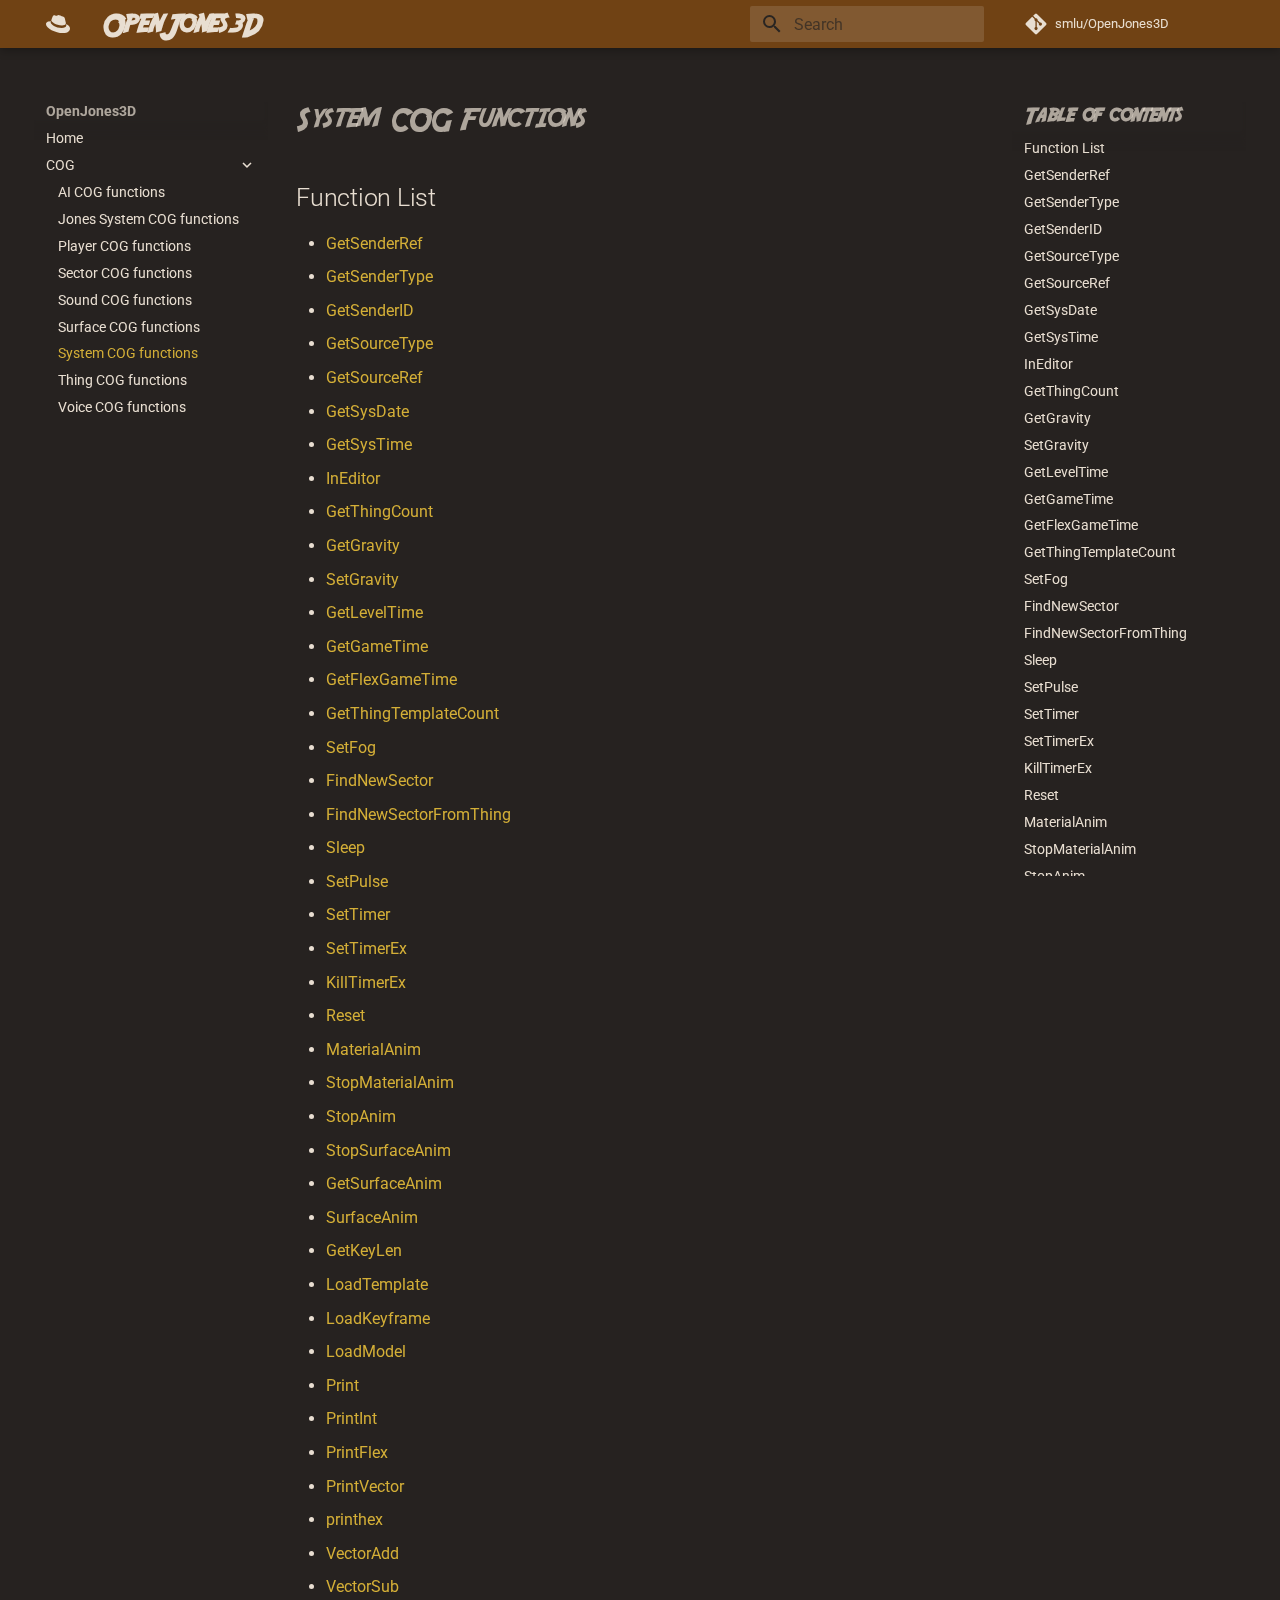
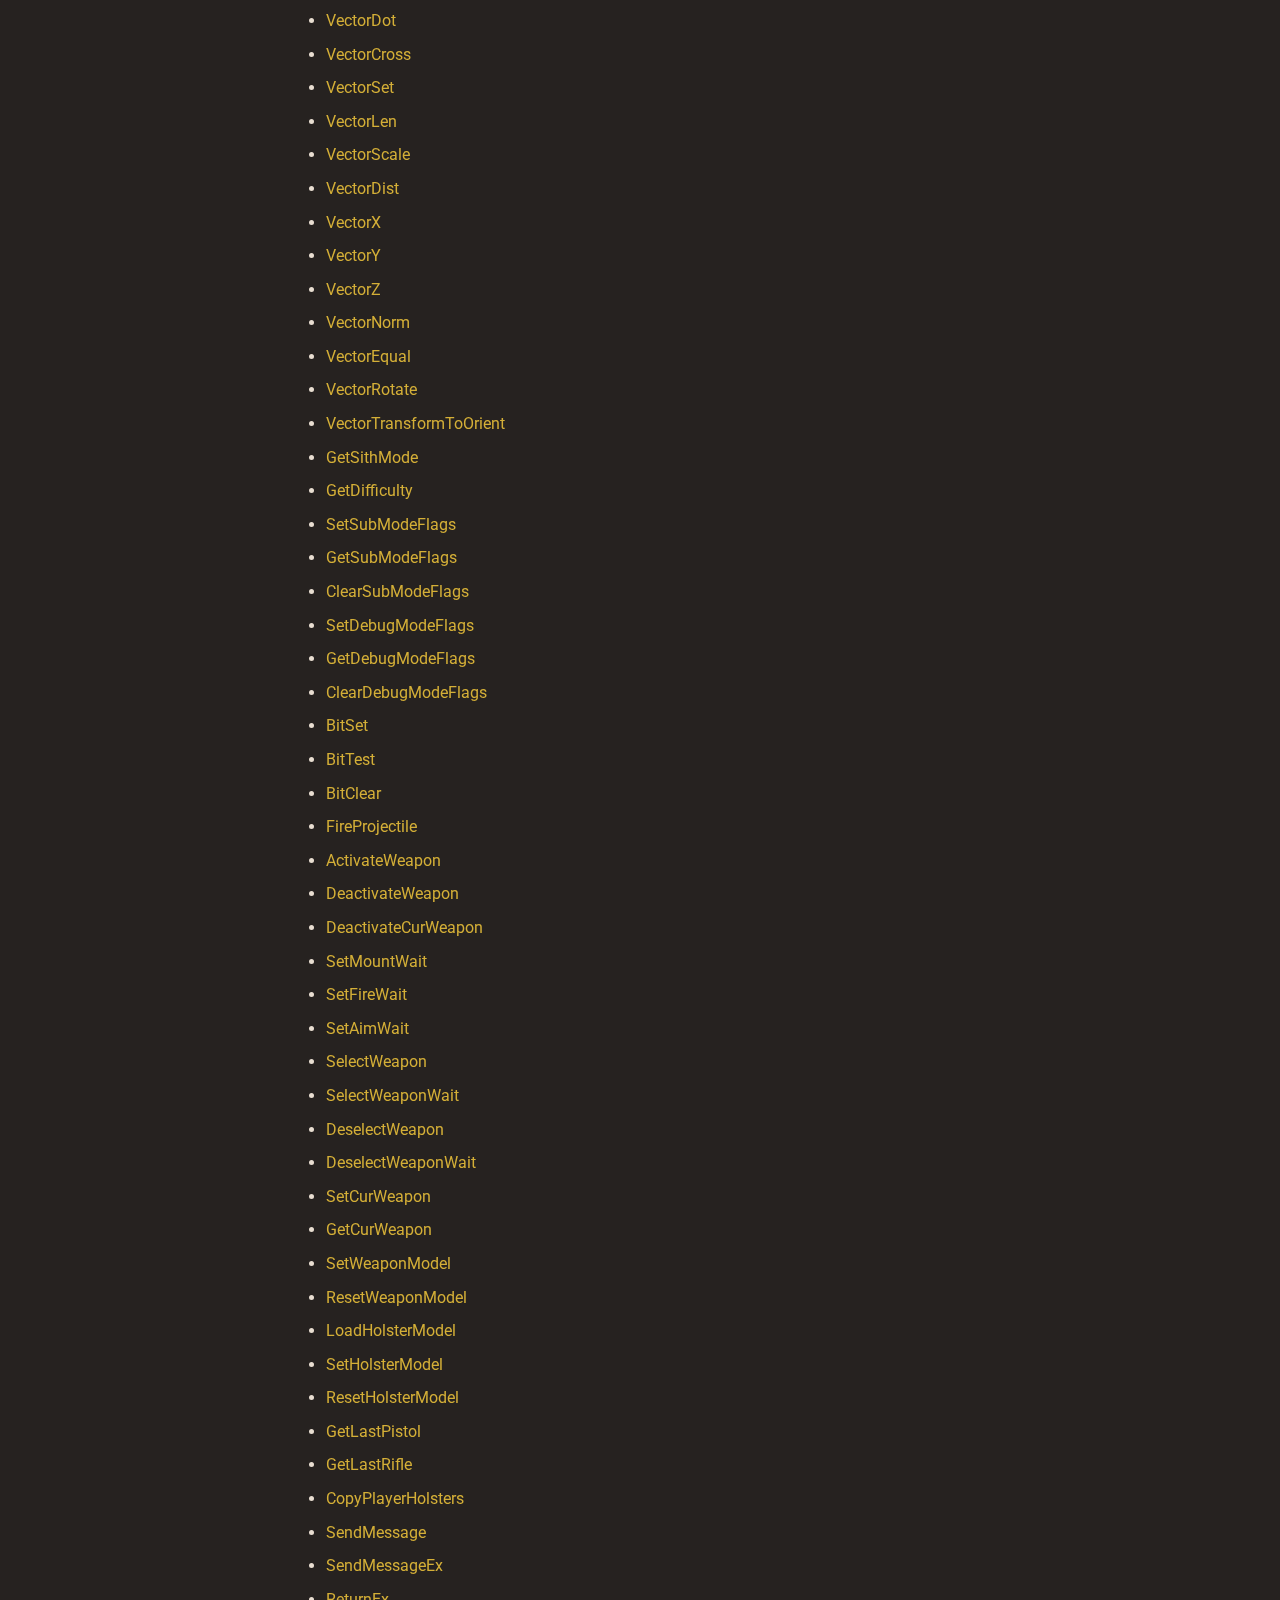
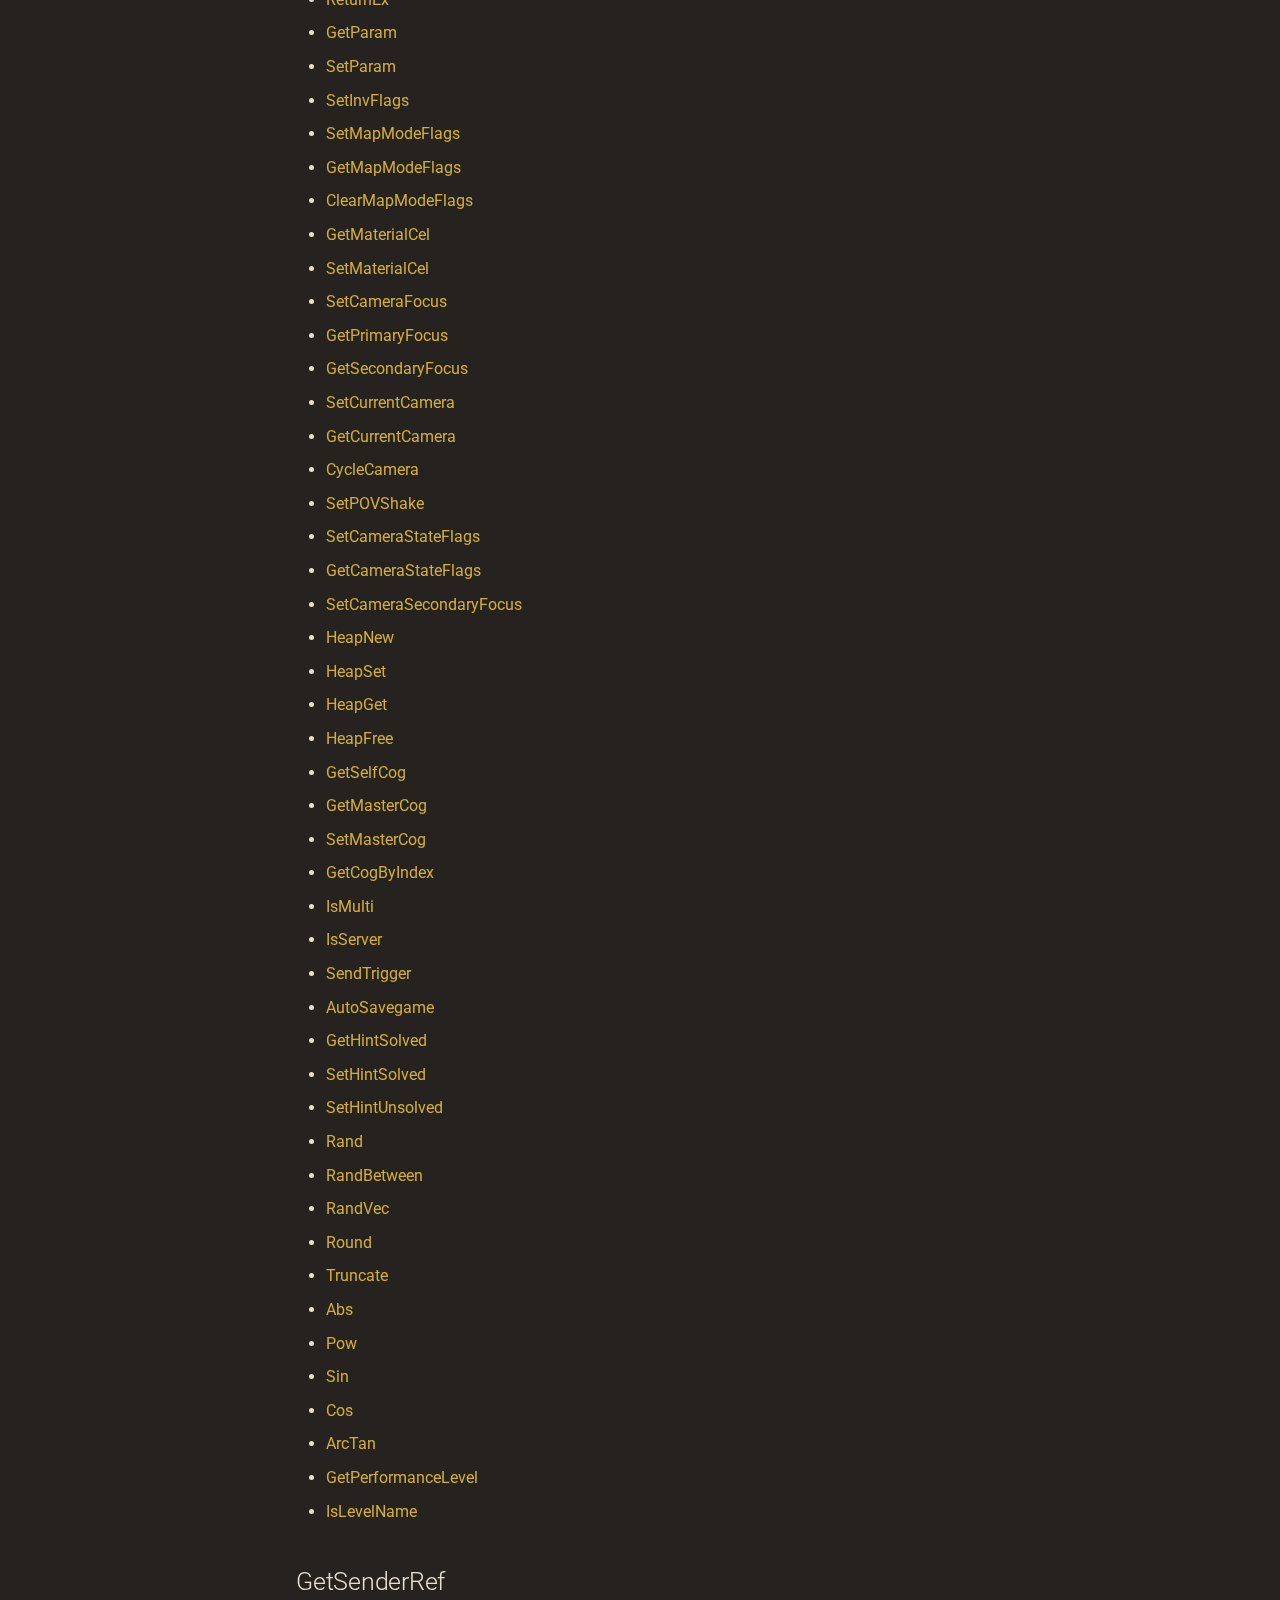
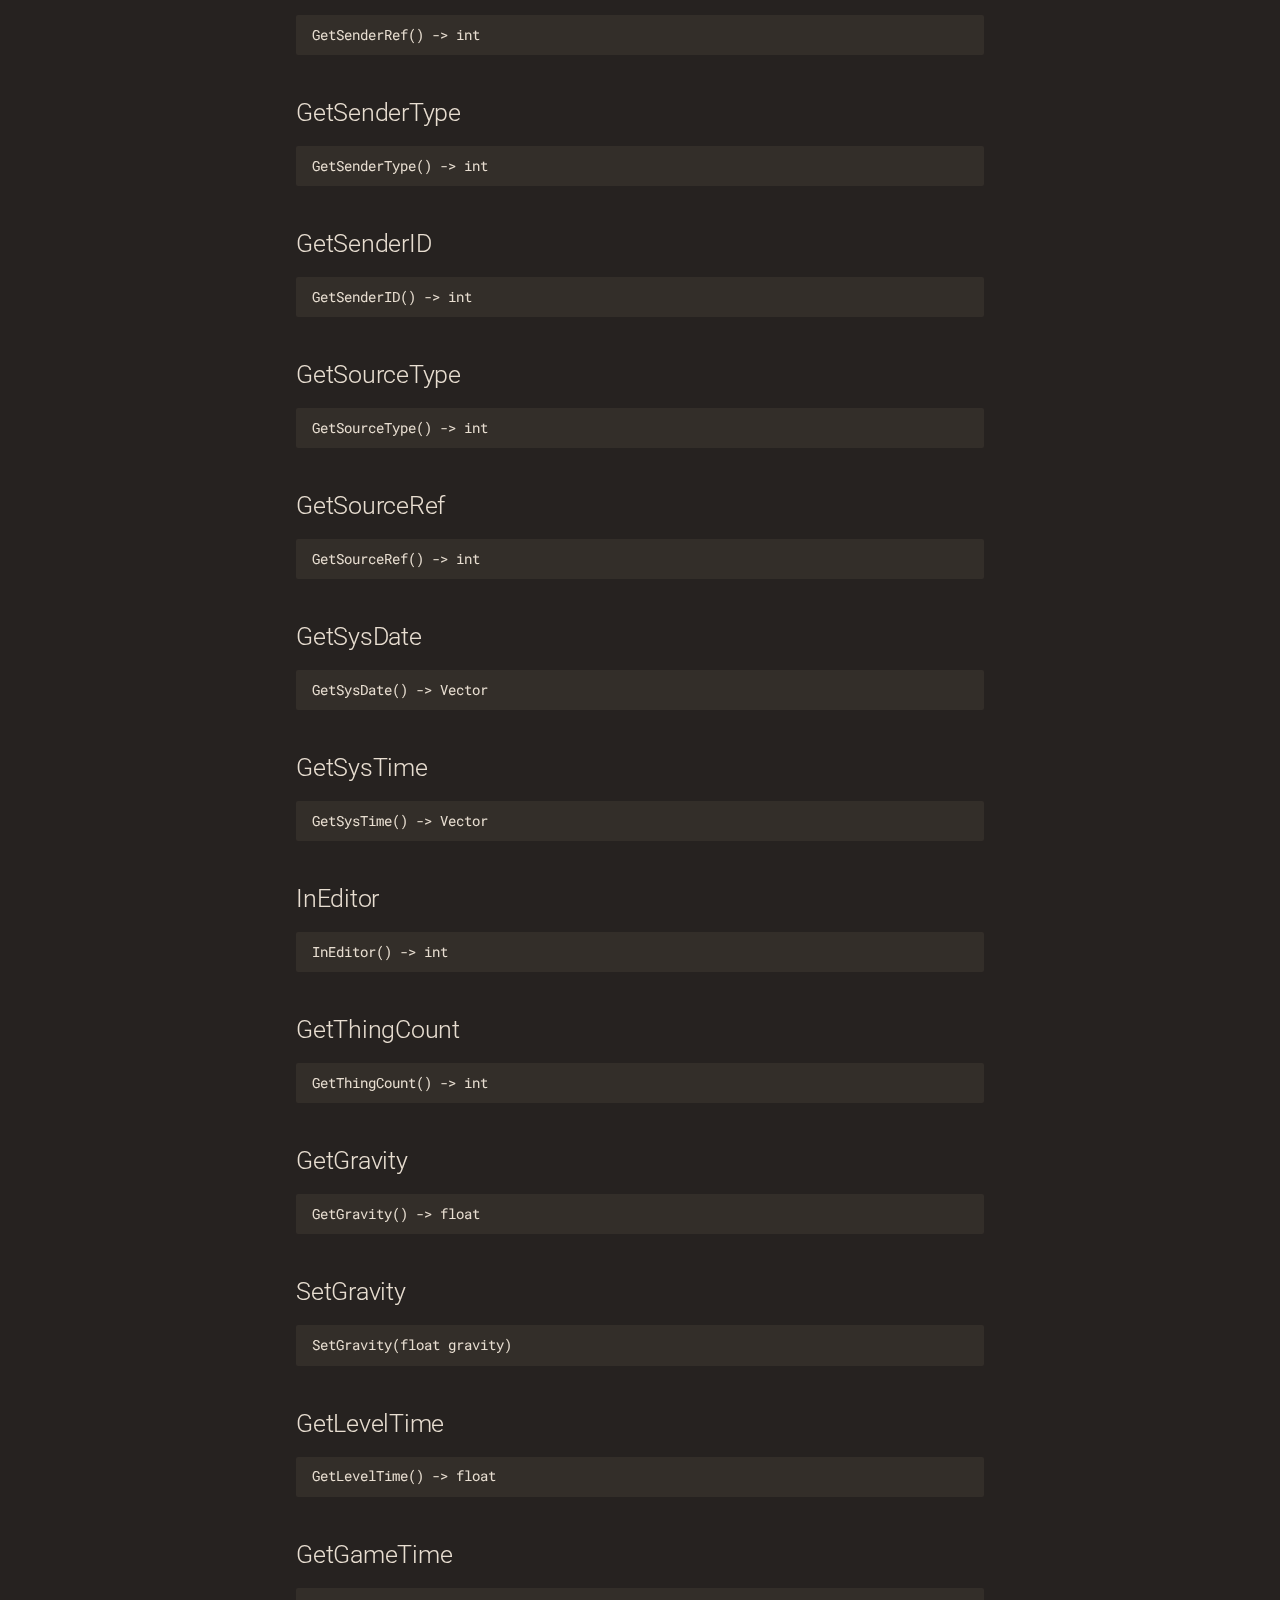
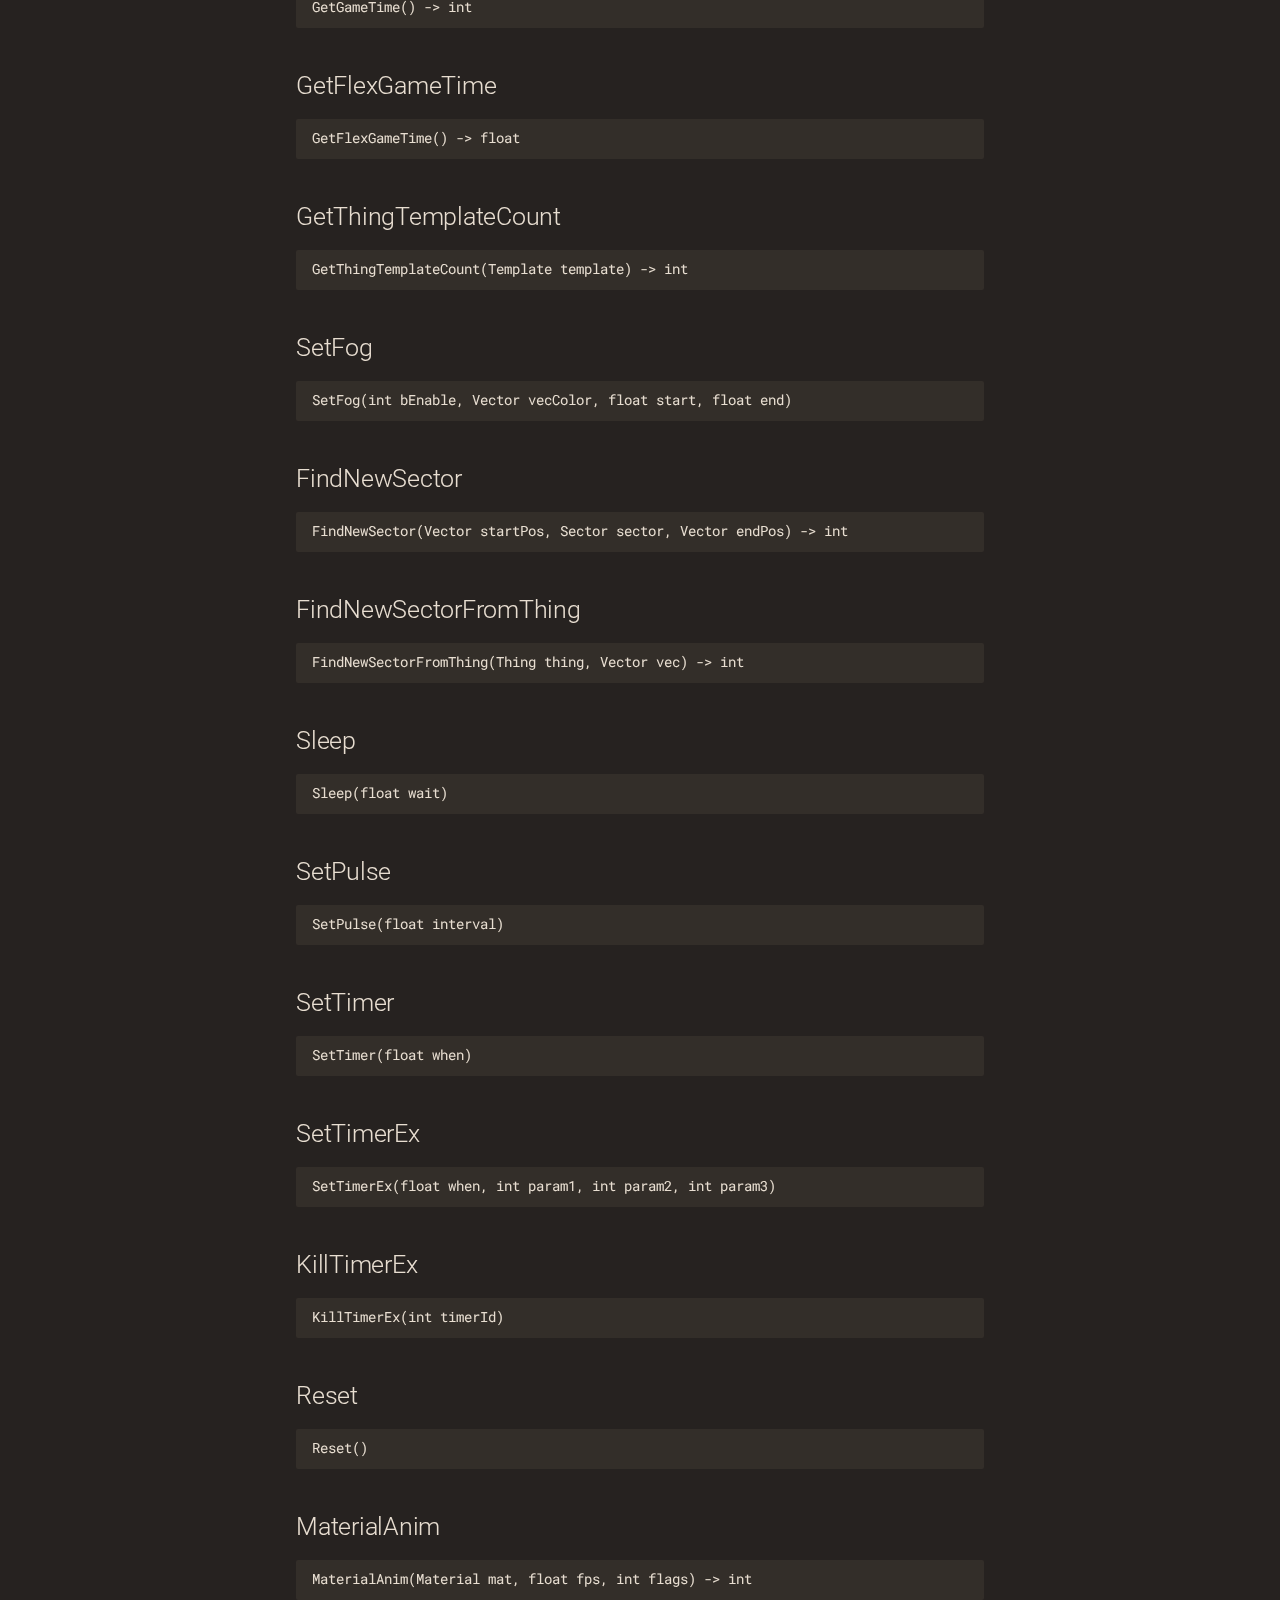
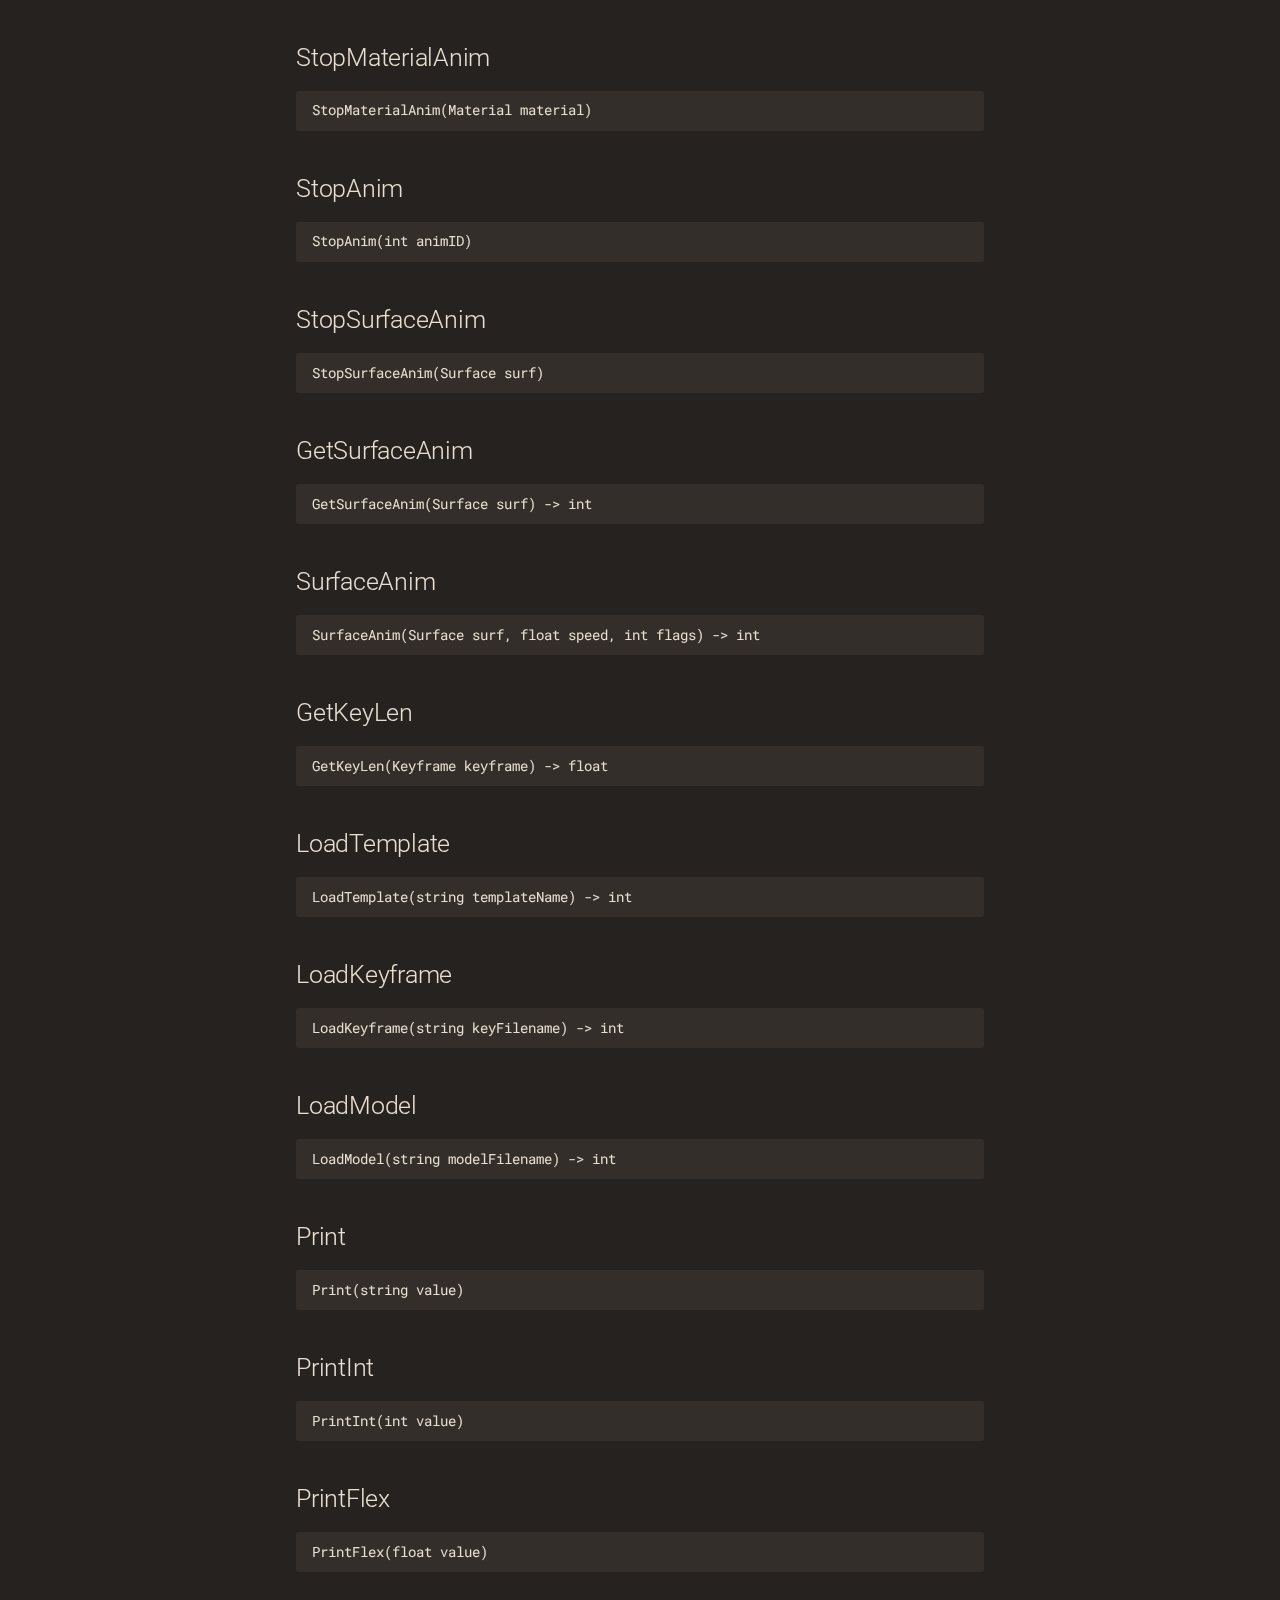
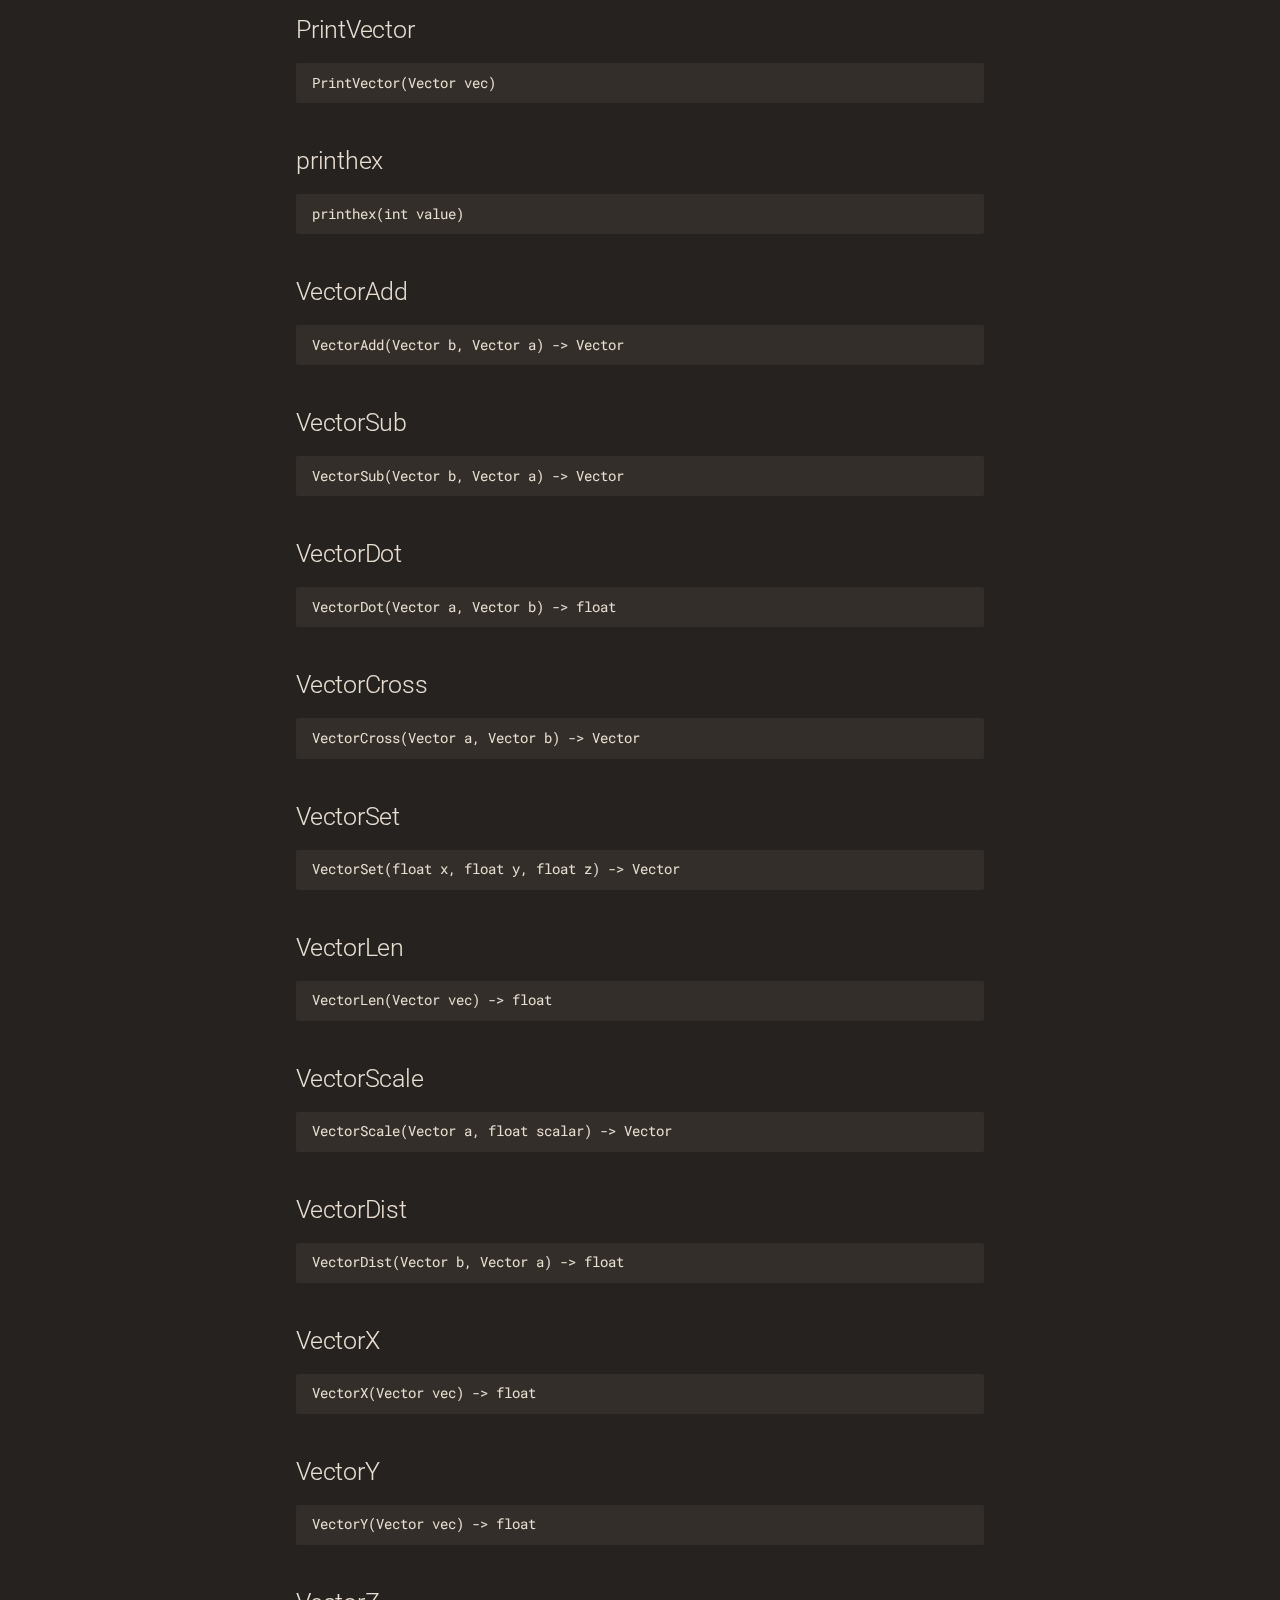
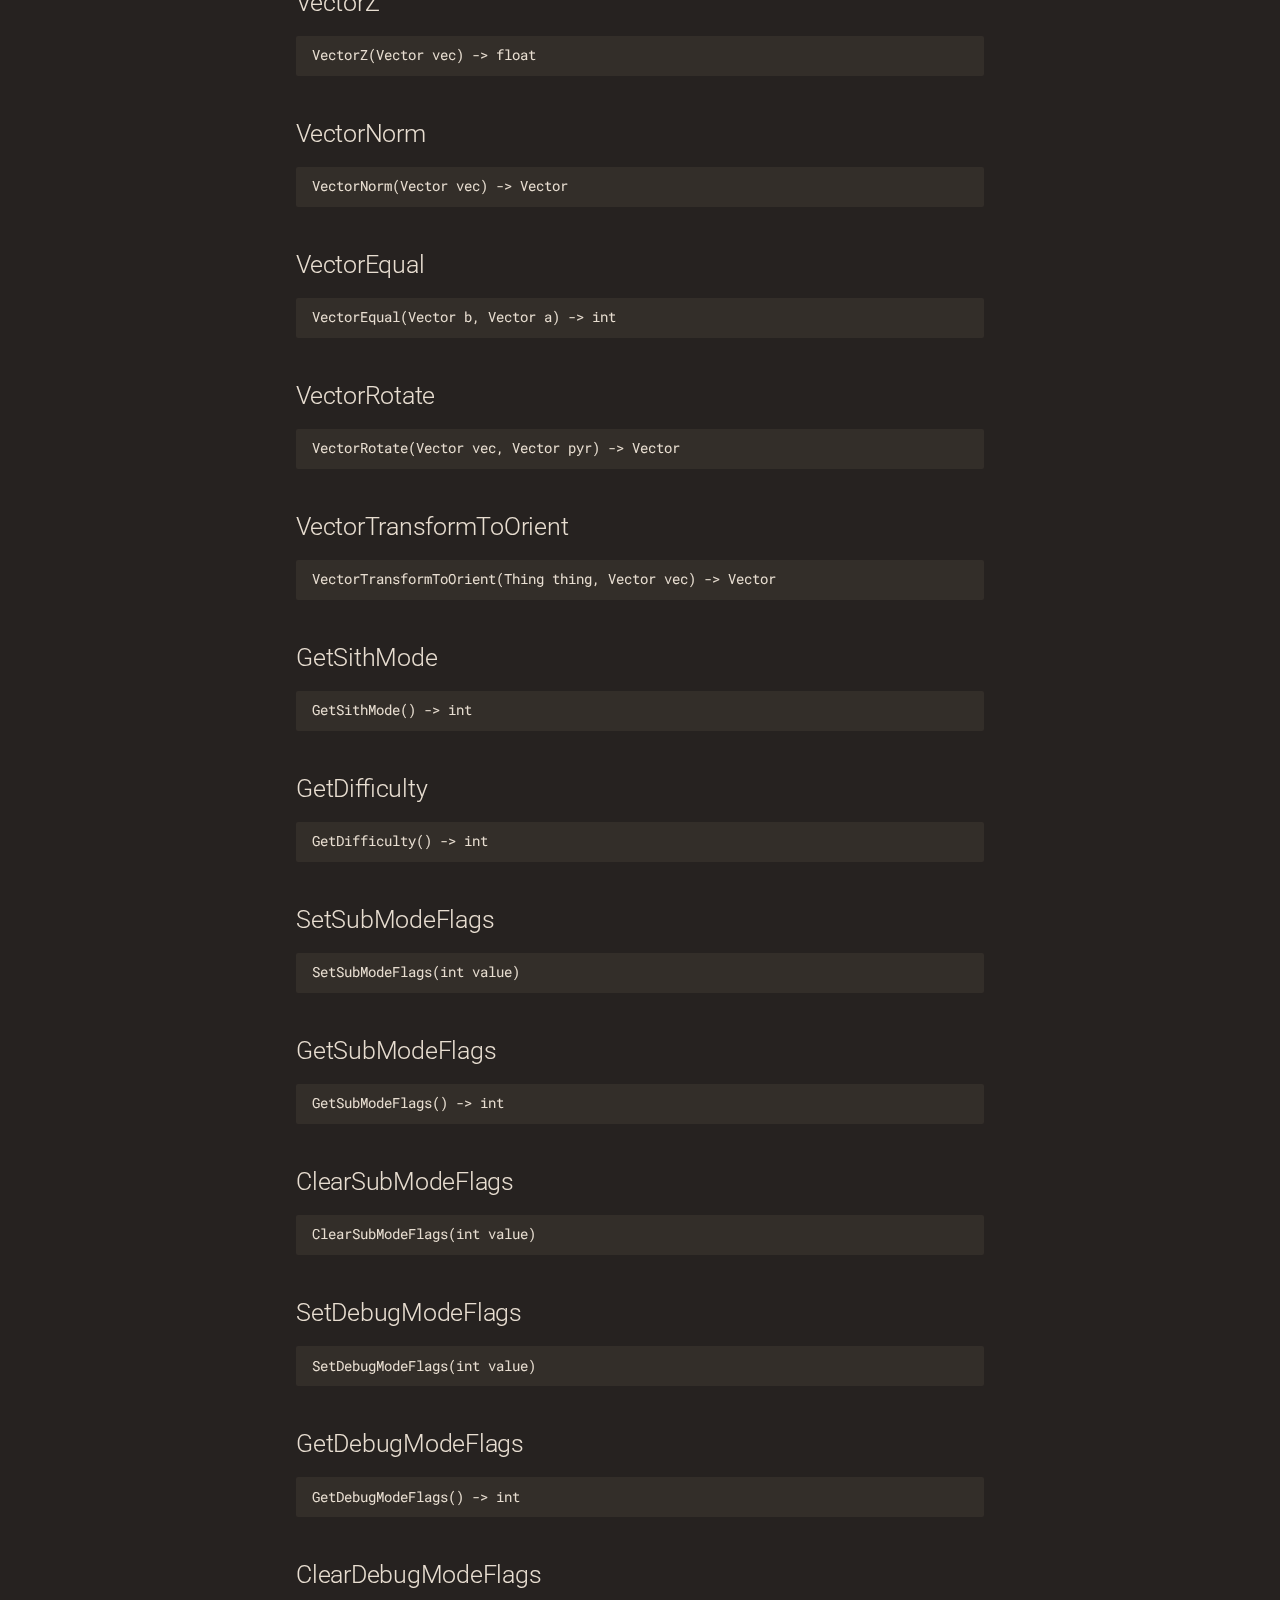
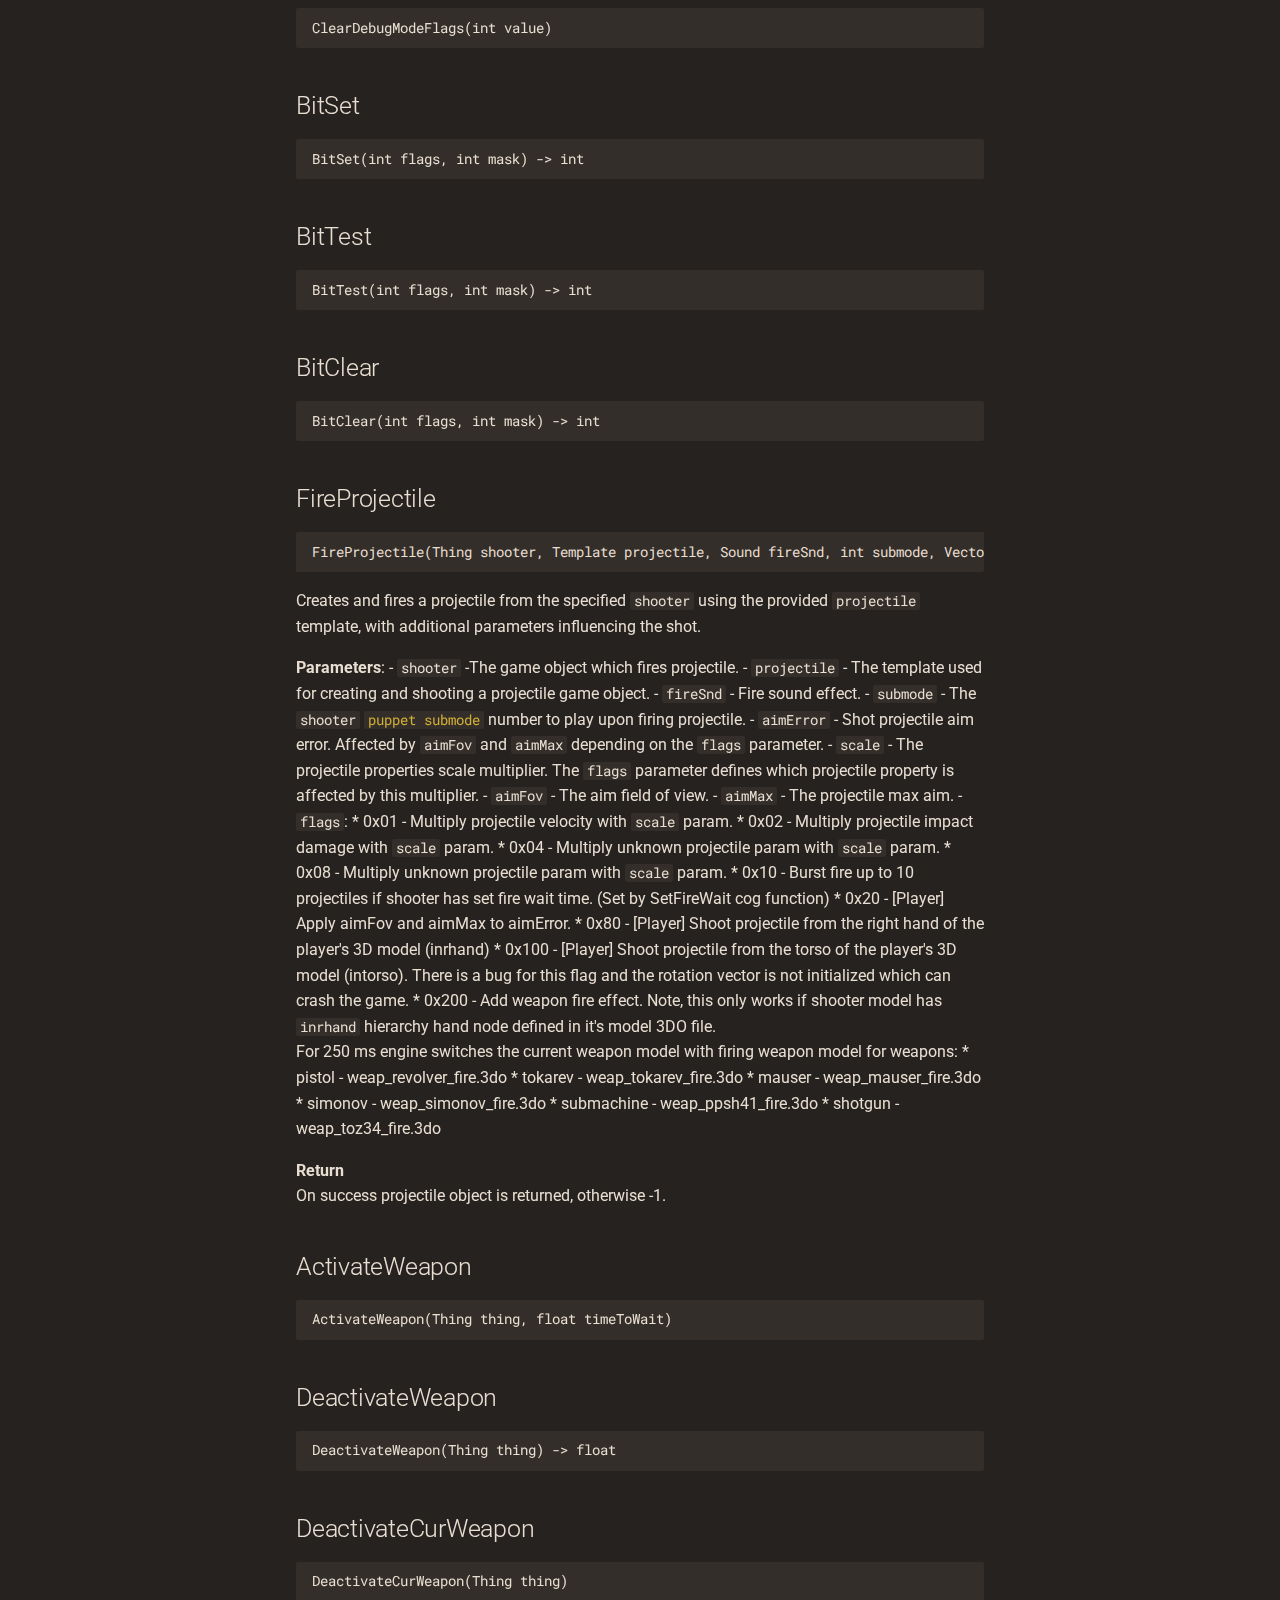
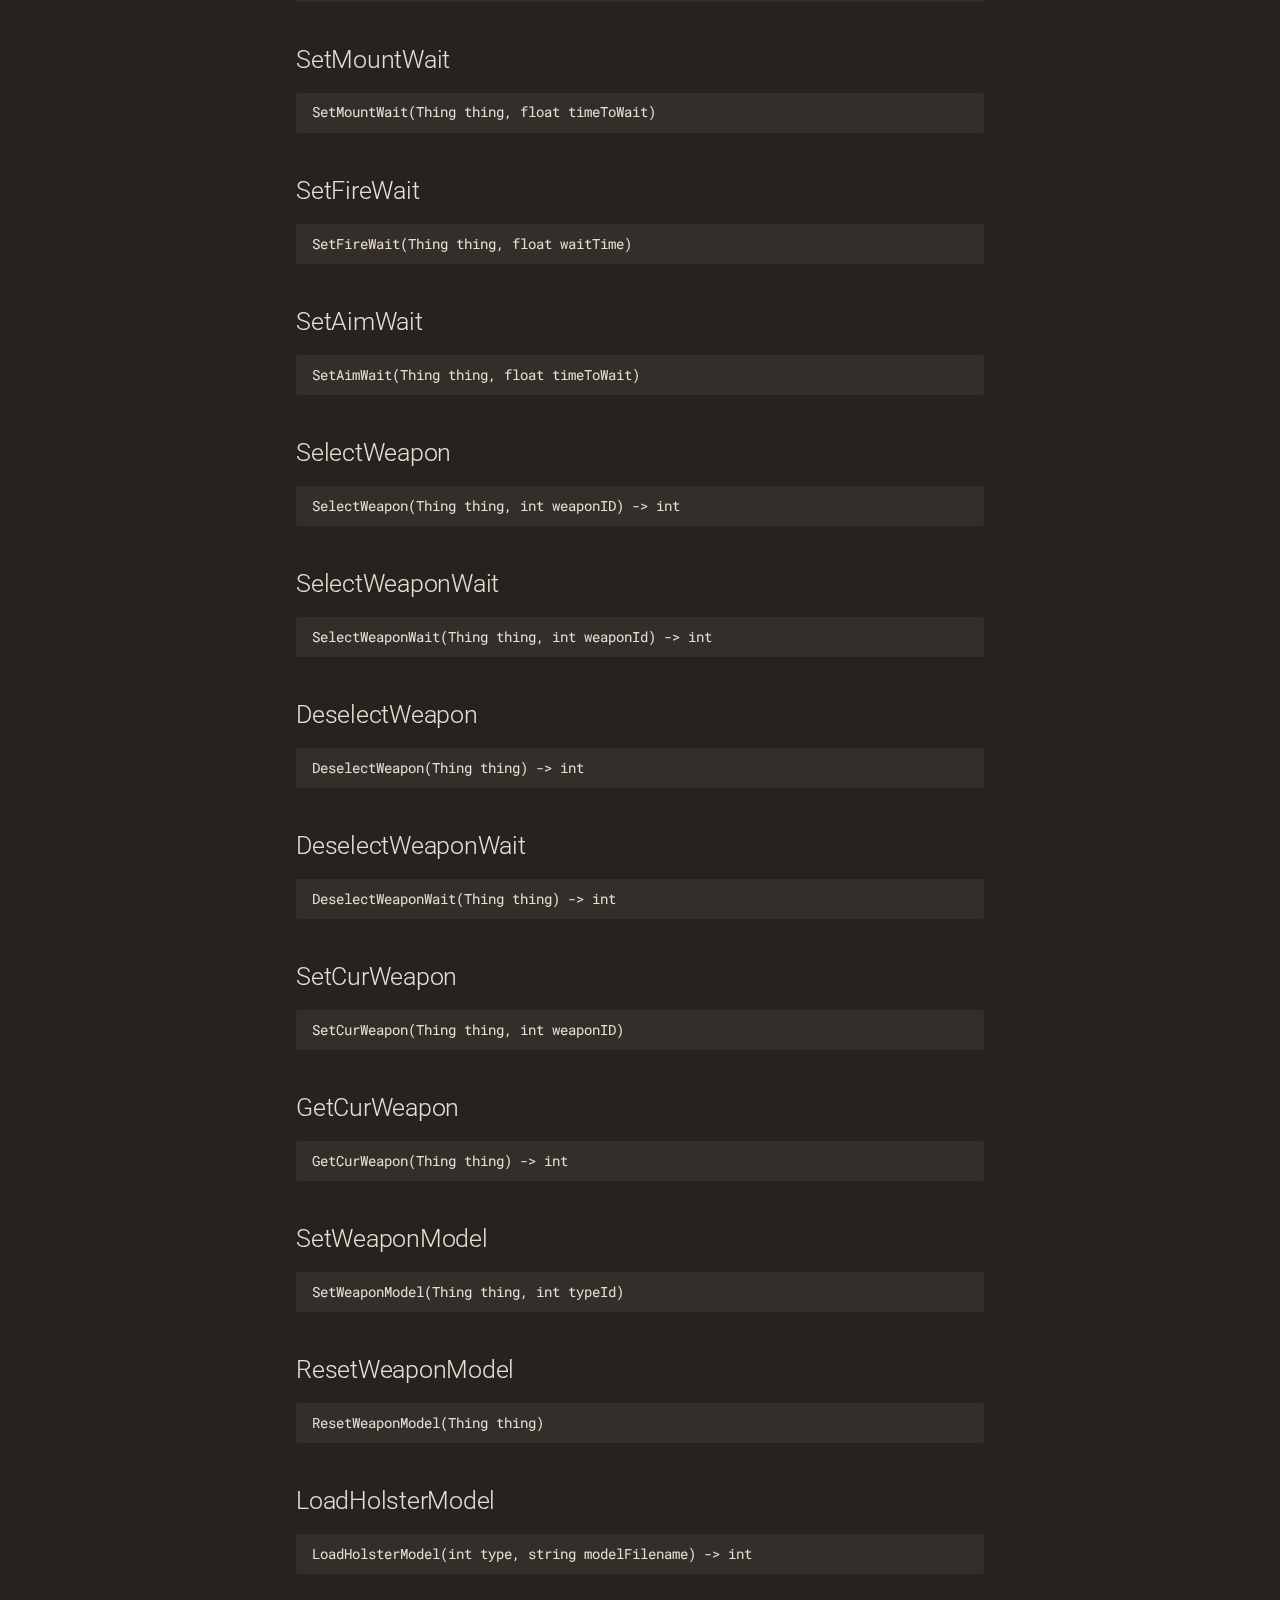
<file: cog/cog_system/index.html>
<!doctype html>
<html lang="en" class="no-js">
  <head>
    
      <meta charset="utf-8">
      <meta name="viewport" content="width=device-width,initial-scale=1">
      
      
      
      
        <link rel="prev" href="../cog_surface/">
      
      
        <link rel="next" href="../cog_thing/">
      
      
      <link rel="icon" href="../../assets/img/favicon.svg">
      <meta name="generator" content="mkdocs-1.6.1, mkdocs-material-9.6.9">
    
    
      
        <title>System COG functions - OpenJones3D</title>
      
    
    
      <link rel="stylesheet" href="../../assets/stylesheets/main.4af4bdda.min.css">
      
        
        <link rel="stylesheet" href="../../assets/stylesheets/palette.06af60db.min.css">
      
      
  
  
    
    
  
  
  <style>:root{--md-admonition-icon--note:url('data:image/svg+xml;charset=utf-8,%3Csvg%20xmlns%3D%22http%3A//www.w3.org/2000/svg%22%20viewBox%3D%220%200%2024%2024%22%3E%3Cpath%20d%3D%22M17.8%2020c-.4%201.2-1.5%202-2.8%202H5c-1.7%200-3-1.3-3-3v-1h12.2c.4%201.2%201.5%202%202.8%202zM19%202c1.7%200%203%201.3%203%203v1h-2V5c0-.6-.4-1-1-1s-1%20.4-1%201v13h-1c-.6%200-1-.4-1-1v-1H5V5c0-1.7%201.3-3%203-3zM8%206v2h7V6zm0%204v2h6v-2z%22/%3E%3C/svg%3E');}</style>



    
    
      
    
    
      
        
        
        <link rel="preconnect" href="https://fonts.gstatic.com" crossorigin>
        <link rel="stylesheet" href="https://fonts.googleapis.com/css?family=Roboto:300,300i,400,400i,700,700i%7CRoboto+Mono:400,400i,700,700i&display=fallback">
        <style>:root{--md-text-font:"Roboto";--md-code-font:"Roboto Mono"}</style>
      
    
    
      <link rel="stylesheet" href="../../assets/extra.css">
    
    <script>__md_scope=new URL("../..",location),__md_hash=e=>[...e].reduce(((e,_)=>(e<<5)-e+_.charCodeAt(0)),0),__md_get=(e,_=localStorage,t=__md_scope)=>JSON.parse(_.getItem(t.pathname+"."+e)),__md_set=(e,_,t=localStorage,a=__md_scope)=>{try{t.setItem(a.pathname+"."+e,JSON.stringify(_))}catch(e){}}</script>
    
      

    
    
    
  </head>
  
  
    
    
    
    
    
    <body dir="ltr" data-md-color-scheme="indy" data-md-color-primary="indigo" data-md-color-accent="indigo">
  
    
    <input class="md-toggle" data-md-toggle="drawer" type="checkbox" id="__drawer" autocomplete="off">
    <input class="md-toggle" data-md-toggle="search" type="checkbox" id="__search" autocomplete="off">
    <label class="md-overlay" for="__drawer"></label>
    <div data-md-component="skip">
      
        
        <a href="#system-cog-functions" class="md-skip">
          Skip to content
        </a>
      
    </div>
    <div data-md-component="announce">
      
    </div>
    
    
      

  

<header class="md-header md-header--shadow" data-md-component="header">
  <nav class="md-header__inner md-grid" aria-label="Header">
    <a href="../.." title="OpenJones3D" class="md-header__button md-logo" aria-label="OpenJones3D" data-md-component="logo">
      
  
  <svg xmlns="http://www.w3.org/2000/svg" viewBox="0 0 24 24"><path d="M16.009 13.386c1.577 0 3.86-.326 3.86-2.202a1.8 1.8 0 0 0-.04-.431l-.94-4.08c-.216-.898-.406-1.305-1.982-2.093-1.223-.625-3.888-1.658-4.676-1.658-.733 0-.947.946-1.822.946-.842 0-1.467-.706-2.255-.706-.757 0-1.25.515-1.63 1.576 0 0-1.06 2.99-1.197 3.424a.8.8 0 0 0-.028.245c0 1.162 4.577 4.974 10.71 4.974m4.101-1.435c.218 1.032.218 1.14.218 1.277 0 1.765-1.984 2.745-4.593 2.745-5.895.004-11.06-3.451-11.06-5.734a2.3 2.3 0 0 1 .19-.925C2.746 9.415 0 9.794 0 12.217c0 3.969 9.405 8.861 16.851 8.861 5.71 0 7.149-2.582 7.149-4.62 0-1.605-1.387-3.425-3.887-4.512"/></svg>

    </a>
    <label class="md-header__button md-icon" for="__drawer">
      
      <svg xmlns="http://www.w3.org/2000/svg" viewBox="0 0 24 24"><path d="M3 6h18v2H3zm0 5h18v2H3zm0 5h18v2H3z"/></svg>
    </label>
    <div class="md-header__title" data-md-component="header-title">
      <div class="md-header__ellipsis">
        <div class="md-header__topic">
          <span class="md-ellipsis">
            OpenJones3D
          </span>
        </div>
        <div class="md-header__topic" data-md-component="header-topic">
          <span class="md-ellipsis">
            
              System COG functions
            
          </span>
        </div>
      </div>
    </div>
    
      
    
    
    
    
      <label class="md-header__button md-icon" for="__search">
        
        <svg xmlns="http://www.w3.org/2000/svg" viewBox="0 0 24 24"><path d="M9.5 3A6.5 6.5 0 0 1 16 9.5c0 1.61-.59 3.09-1.56 4.23l.27.27h.79l5 5-1.5 1.5-5-5v-.79l-.27-.27A6.52 6.52 0 0 1 9.5 16 6.5 6.5 0 0 1 3 9.5 6.5 6.5 0 0 1 9.5 3m0 2C7 5 5 7 5 9.5S7 14 9.5 14 14 12 14 9.5 12 5 9.5 5"/></svg>
      </label>
      <div class="md-search" data-md-component="search" role="dialog">
  <label class="md-search__overlay" for="__search"></label>
  <div class="md-search__inner" role="search">
    <form class="md-search__form" name="search">
      <input type="text" class="md-search__input" name="query" aria-label="Search" placeholder="Search" autocapitalize="off" autocorrect="off" autocomplete="off" spellcheck="false" data-md-component="search-query" required>
      <label class="md-search__icon md-icon" for="__search">
        
        <svg xmlns="http://www.w3.org/2000/svg" viewBox="0 0 24 24"><path d="M9.5 3A6.5 6.5 0 0 1 16 9.5c0 1.61-.59 3.09-1.56 4.23l.27.27h.79l5 5-1.5 1.5-5-5v-.79l-.27-.27A6.52 6.52 0 0 1 9.5 16 6.5 6.5 0 0 1 3 9.5 6.5 6.5 0 0 1 9.5 3m0 2C7 5 5 7 5 9.5S7 14 9.5 14 14 12 14 9.5 12 5 9.5 5"/></svg>
        
        <svg xmlns="http://www.w3.org/2000/svg" viewBox="0 0 24 24"><path d="M20 11v2H8l5.5 5.5-1.42 1.42L4.16 12l7.92-7.92L13.5 5.5 8 11z"/></svg>
      </label>
      <nav class="md-search__options" aria-label="Search">
        
        <button type="reset" class="md-search__icon md-icon" title="Clear" aria-label="Clear" tabindex="-1">
          
          <svg xmlns="http://www.w3.org/2000/svg" viewBox="0 0 24 24"><path d="M19 6.41 17.59 5 12 10.59 6.41 5 5 6.41 10.59 12 5 17.59 6.41 19 12 13.41 17.59 19 19 17.59 13.41 12z"/></svg>
        </button>
      </nav>
      
    </form>
    <div class="md-search__output">
      <div class="md-search__scrollwrap" tabindex="0" data-md-scrollfix>
        <div class="md-search-result" data-md-component="search-result">
          <div class="md-search-result__meta">
            Initializing search
          </div>
          <ol class="md-search-result__list" role="presentation"></ol>
        </div>
      </div>
    </div>
  </div>
</div>
    
    
      <div class="md-header__source">
        <a href="https://github.com/smlu/OpenJones3D/" title="Go to repository" class="md-source" data-md-component="source">
  <div class="md-source__icon md-icon">
    
    <svg xmlns="http://www.w3.org/2000/svg" viewBox="0 0 448 512"><!--! Font Awesome Free 6.7.2 by @fontawesome - https://fontawesome.com License - https://fontawesome.com/license/free (Icons: CC BY 4.0, Fonts: SIL OFL 1.1, Code: MIT License) Copyright 2024 Fonticons, Inc.--><path d="M439.55 236.05 244 40.45a28.87 28.87 0 0 0-40.81 0l-40.66 40.63 51.52 51.52c27.06-9.14 52.68 16.77 43.39 43.68l49.66 49.66c34.23-11.8 61.18 31 35.47 56.69-26.49 26.49-70.21-2.87-56-37.34L240.22 199v121.85c25.3 12.54 22.26 41.85 9.08 55a34.34 34.34 0 0 1-48.55 0c-17.57-17.6-11.07-46.91 11.25-56v-123c-20.8-8.51-24.6-30.74-18.64-45L142.57 101 8.45 235.14a28.86 28.86 0 0 0 0 40.81l195.61 195.6a28.86 28.86 0 0 0 40.8 0l194.69-194.69a28.86 28.86 0 0 0 0-40.81"/></svg>
  </div>
  <div class="md-source__repository">
    smlu/OpenJones3D
  </div>
</a>
      </div>
    
  </nav>
  
</header>
    
    <div class="md-container" data-md-component="container">
      
      
        
          
        
      
      <main class="md-main" data-md-component="main">
        <div class="md-main__inner md-grid">
          
            
              
              <div class="md-sidebar md-sidebar--primary" data-md-component="sidebar" data-md-type="navigation" >
                <div class="md-sidebar__scrollwrap">
                  <div class="md-sidebar__inner">
                    



<nav class="md-nav md-nav--primary" aria-label="Navigation" data-md-level="0">
  <label class="md-nav__title" for="__drawer">
    <a href="../.." title="OpenJones3D" class="md-nav__button md-logo" aria-label="OpenJones3D" data-md-component="logo">
      
  
  <svg xmlns="http://www.w3.org/2000/svg" viewBox="0 0 24 24"><path d="M16.009 13.386c1.577 0 3.86-.326 3.86-2.202a1.8 1.8 0 0 0-.04-.431l-.94-4.08c-.216-.898-.406-1.305-1.982-2.093-1.223-.625-3.888-1.658-4.676-1.658-.733 0-.947.946-1.822.946-.842 0-1.467-.706-2.255-.706-.757 0-1.25.515-1.63 1.576 0 0-1.06 2.99-1.197 3.424a.8.8 0 0 0-.028.245c0 1.162 4.577 4.974 10.71 4.974m4.101-1.435c.218 1.032.218 1.14.218 1.277 0 1.765-1.984 2.745-4.593 2.745-5.895.004-11.06-3.451-11.06-5.734a2.3 2.3 0 0 1 .19-.925C2.746 9.415 0 9.794 0 12.217c0 3.969 9.405 8.861 16.851 8.861 5.71 0 7.149-2.582 7.149-4.62 0-1.605-1.387-3.425-3.887-4.512"/></svg>

    </a>
    OpenJones3D
  </label>
  
    <div class="md-nav__source">
      <a href="https://github.com/smlu/OpenJones3D/" title="Go to repository" class="md-source" data-md-component="source">
  <div class="md-source__icon md-icon">
    
    <svg xmlns="http://www.w3.org/2000/svg" viewBox="0 0 448 512"><!--! Font Awesome Free 6.7.2 by @fontawesome - https://fontawesome.com License - https://fontawesome.com/license/free (Icons: CC BY 4.0, Fonts: SIL OFL 1.1, Code: MIT License) Copyright 2024 Fonticons, Inc.--><path d="M439.55 236.05 244 40.45a28.87 28.87 0 0 0-40.81 0l-40.66 40.63 51.52 51.52c27.06-9.14 52.68 16.77 43.39 43.68l49.66 49.66c34.23-11.8 61.18 31 35.47 56.69-26.49 26.49-70.21-2.87-56-37.34L240.22 199v121.85c25.3 12.54 22.26 41.85 9.08 55a34.34 34.34 0 0 1-48.55 0c-17.57-17.6-11.07-46.91 11.25-56v-123c-20.8-8.51-24.6-30.74-18.64-45L142.57 101 8.45 235.14a28.86 28.86 0 0 0 0 40.81l195.61 195.6a28.86 28.86 0 0 0 40.8 0l194.69-194.69a28.86 28.86 0 0 0 0-40.81"/></svg>
  </div>
  <div class="md-source__repository">
    smlu/OpenJones3D
  </div>
</a>
    </div>
  
  <ul class="md-nav__list" data-md-scrollfix>
    
      
      
  
  
  
  
    <li class="md-nav__item">
      <a href="../.." class="md-nav__link">
        
  
  <span class="md-ellipsis">
    Home
    
  </span>
  

      </a>
    </li>
  

    
      
      
  
  
    
  
  
  
    
    
      
        
          
        
      
        
      
        
      
        
      
        
      
        
      
        
      
        
      
        
      
        
      
    
    
    
    <li class="md-nav__item md-nav__item--active md-nav__item--nested">
      
        
        
        <input class="md-nav__toggle md-toggle " type="checkbox" id="__nav_2" checked>
        
          
          
          <div class="md-nav__link md-nav__container">
            <a href="../" class="md-nav__link ">
              
  
  <span class="md-ellipsis">
    COG
    
  </span>
  

            </a>
            
              
              <label class="md-nav__link " for="__nav_2" id="__nav_2_label" tabindex="0">
                <span class="md-nav__icon md-icon"></span>
              </label>
            
          </div>
        
        <nav class="md-nav" data-md-level="1" aria-labelledby="__nav_2_label" aria-expanded="true">
          <label class="md-nav__title" for="__nav_2">
            <span class="md-nav__icon md-icon"></span>
            COG
          </label>
          <ul class="md-nav__list" data-md-scrollfix>
            
              
            
              
                
  
  
  
  
    <li class="md-nav__item">
      <a href="../cog_ai/" class="md-nav__link">
        
  
  <span class="md-ellipsis">
    AI COG functions
    
  </span>
  

      </a>
    </li>
  

              
            
              
                
  
  
  
  
    <li class="md-nav__item">
      <a href="../cog_jones/" class="md-nav__link">
        
  
  <span class="md-ellipsis">
    Jones System COG functions
    
  </span>
  

      </a>
    </li>
  

              
            
              
                
  
  
  
  
    <li class="md-nav__item">
      <a href="../cog_player/" class="md-nav__link">
        
  
  <span class="md-ellipsis">
    Player COG functions
    
  </span>
  

      </a>
    </li>
  

              
            
              
                
  
  
  
  
    <li class="md-nav__item">
      <a href="../cog_sector/" class="md-nav__link">
        
  
  <span class="md-ellipsis">
    Sector COG functions
    
  </span>
  

      </a>
    </li>
  

              
            
              
                
  
  
  
  
    <li class="md-nav__item">
      <a href="../cog_sound/" class="md-nav__link">
        
  
  <span class="md-ellipsis">
    Sound COG functions
    
  </span>
  

      </a>
    </li>
  

              
            
              
                
  
  
  
  
    <li class="md-nav__item">
      <a href="../cog_surface/" class="md-nav__link">
        
  
  <span class="md-ellipsis">
    Surface COG functions
    
  </span>
  

      </a>
    </li>
  

              
            
              
                
  
  
    
  
  
  
    <li class="md-nav__item md-nav__item--active">
      
      <input class="md-nav__toggle md-toggle" type="checkbox" id="__toc">
      
      
        
      
      
        <label class="md-nav__link md-nav__link--active" for="__toc">
          
  
  <span class="md-ellipsis">
    System COG functions
    
  </span>
  

          <span class="md-nav__icon md-icon"></span>
        </label>
      
      <a href="./" class="md-nav__link md-nav__link--active">
        
  
  <span class="md-ellipsis">
    System COG functions
    
  </span>
  

      </a>
      
        

<nav class="md-nav md-nav--secondary" aria-label="Table of contents">
  
  
  
    
  
  
    <label class="md-nav__title" for="__toc">
      <span class="md-nav__icon md-icon"></span>
      Table of contents
    </label>
    <ul class="md-nav__list" data-md-component="toc" data-md-scrollfix>
      
        <li class="md-nav__item">
  <a href="#function-list" class="md-nav__link">
    <span class="md-ellipsis">
      Function List
    </span>
  </a>
  
</li>
      
        <li class="md-nav__item">
  <a href="#getsenderref" class="md-nav__link">
    <span class="md-ellipsis">
      GetSenderRef
    </span>
  </a>
  
</li>
      
        <li class="md-nav__item">
  <a href="#getsendertype" class="md-nav__link">
    <span class="md-ellipsis">
      GetSenderType
    </span>
  </a>
  
</li>
      
        <li class="md-nav__item">
  <a href="#getsenderid" class="md-nav__link">
    <span class="md-ellipsis">
      GetSenderID
    </span>
  </a>
  
</li>
      
        <li class="md-nav__item">
  <a href="#getsourcetype" class="md-nav__link">
    <span class="md-ellipsis">
      GetSourceType
    </span>
  </a>
  
</li>
      
        <li class="md-nav__item">
  <a href="#getsourceref" class="md-nav__link">
    <span class="md-ellipsis">
      GetSourceRef
    </span>
  </a>
  
</li>
      
        <li class="md-nav__item">
  <a href="#getsysdate" class="md-nav__link">
    <span class="md-ellipsis">
      GetSysDate
    </span>
  </a>
  
</li>
      
        <li class="md-nav__item">
  <a href="#getsystime" class="md-nav__link">
    <span class="md-ellipsis">
      GetSysTime
    </span>
  </a>
  
</li>
      
        <li class="md-nav__item">
  <a href="#ineditor" class="md-nav__link">
    <span class="md-ellipsis">
      InEditor
    </span>
  </a>
  
</li>
      
        <li class="md-nav__item">
  <a href="#getthingcount" class="md-nav__link">
    <span class="md-ellipsis">
      GetThingCount
    </span>
  </a>
  
</li>
      
        <li class="md-nav__item">
  <a href="#getgravity" class="md-nav__link">
    <span class="md-ellipsis">
      GetGravity
    </span>
  </a>
  
</li>
      
        <li class="md-nav__item">
  <a href="#setgravity" class="md-nav__link">
    <span class="md-ellipsis">
      SetGravity
    </span>
  </a>
  
</li>
      
        <li class="md-nav__item">
  <a href="#getleveltime" class="md-nav__link">
    <span class="md-ellipsis">
      GetLevelTime
    </span>
  </a>
  
</li>
      
        <li class="md-nav__item">
  <a href="#getgametime" class="md-nav__link">
    <span class="md-ellipsis">
      GetGameTime
    </span>
  </a>
  
</li>
      
        <li class="md-nav__item">
  <a href="#getflexgametime" class="md-nav__link">
    <span class="md-ellipsis">
      GetFlexGameTime
    </span>
  </a>
  
</li>
      
        <li class="md-nav__item">
  <a href="#getthingtemplatecount" class="md-nav__link">
    <span class="md-ellipsis">
      GetThingTemplateCount
    </span>
  </a>
  
</li>
      
        <li class="md-nav__item">
  <a href="#setfog" class="md-nav__link">
    <span class="md-ellipsis">
      SetFog
    </span>
  </a>
  
</li>
      
        <li class="md-nav__item">
  <a href="#findnewsector" class="md-nav__link">
    <span class="md-ellipsis">
      FindNewSector
    </span>
  </a>
  
</li>
      
        <li class="md-nav__item">
  <a href="#findnewsectorfromthing" class="md-nav__link">
    <span class="md-ellipsis">
      FindNewSectorFromThing
    </span>
  </a>
  
</li>
      
        <li class="md-nav__item">
  <a href="#sleep" class="md-nav__link">
    <span class="md-ellipsis">
      Sleep
    </span>
  </a>
  
</li>
      
        <li class="md-nav__item">
  <a href="#setpulse" class="md-nav__link">
    <span class="md-ellipsis">
      SetPulse
    </span>
  </a>
  
</li>
      
        <li class="md-nav__item">
  <a href="#settimer" class="md-nav__link">
    <span class="md-ellipsis">
      SetTimer
    </span>
  </a>
  
</li>
      
        <li class="md-nav__item">
  <a href="#settimerex" class="md-nav__link">
    <span class="md-ellipsis">
      SetTimerEx
    </span>
  </a>
  
</li>
      
        <li class="md-nav__item">
  <a href="#killtimerex" class="md-nav__link">
    <span class="md-ellipsis">
      KillTimerEx
    </span>
  </a>
  
</li>
      
        <li class="md-nav__item">
  <a href="#reset" class="md-nav__link">
    <span class="md-ellipsis">
      Reset
    </span>
  </a>
  
</li>
      
        <li class="md-nav__item">
  <a href="#materialanim" class="md-nav__link">
    <span class="md-ellipsis">
      MaterialAnim
    </span>
  </a>
  
</li>
      
        <li class="md-nav__item">
  <a href="#stopmaterialanim" class="md-nav__link">
    <span class="md-ellipsis">
      StopMaterialAnim
    </span>
  </a>
  
</li>
      
        <li class="md-nav__item">
  <a href="#stopanim" class="md-nav__link">
    <span class="md-ellipsis">
      StopAnim
    </span>
  </a>
  
</li>
      
        <li class="md-nav__item">
  <a href="#stopsurfaceanim" class="md-nav__link">
    <span class="md-ellipsis">
      StopSurfaceAnim
    </span>
  </a>
  
</li>
      
        <li class="md-nav__item">
  <a href="#getsurfaceanim" class="md-nav__link">
    <span class="md-ellipsis">
      GetSurfaceAnim
    </span>
  </a>
  
</li>
      
        <li class="md-nav__item">
  <a href="#surfaceanim" class="md-nav__link">
    <span class="md-ellipsis">
      SurfaceAnim
    </span>
  </a>
  
</li>
      
        <li class="md-nav__item">
  <a href="#getkeylen" class="md-nav__link">
    <span class="md-ellipsis">
      GetKeyLen
    </span>
  </a>
  
</li>
      
        <li class="md-nav__item">
  <a href="#loadtemplate" class="md-nav__link">
    <span class="md-ellipsis">
      LoadTemplate
    </span>
  </a>
  
</li>
      
        <li class="md-nav__item">
  <a href="#loadkeyframe" class="md-nav__link">
    <span class="md-ellipsis">
      LoadKeyframe
    </span>
  </a>
  
</li>
      
        <li class="md-nav__item">
  <a href="#loadmodel" class="md-nav__link">
    <span class="md-ellipsis">
      LoadModel
    </span>
  </a>
  
</li>
      
        <li class="md-nav__item">
  <a href="#print" class="md-nav__link">
    <span class="md-ellipsis">
      Print
    </span>
  </a>
  
</li>
      
        <li class="md-nav__item">
  <a href="#printint" class="md-nav__link">
    <span class="md-ellipsis">
      PrintInt
    </span>
  </a>
  
</li>
      
        <li class="md-nav__item">
  <a href="#printflex" class="md-nav__link">
    <span class="md-ellipsis">
      PrintFlex
    </span>
  </a>
  
</li>
      
        <li class="md-nav__item">
  <a href="#printvector" class="md-nav__link">
    <span class="md-ellipsis">
      PrintVector
    </span>
  </a>
  
</li>
      
        <li class="md-nav__item">
  <a href="#printhex" class="md-nav__link">
    <span class="md-ellipsis">
      printhex
    </span>
  </a>
  
</li>
      
        <li class="md-nav__item">
  <a href="#vectoradd" class="md-nav__link">
    <span class="md-ellipsis">
      VectorAdd
    </span>
  </a>
  
</li>
      
        <li class="md-nav__item">
  <a href="#vectorsub" class="md-nav__link">
    <span class="md-ellipsis">
      VectorSub
    </span>
  </a>
  
</li>
      
        <li class="md-nav__item">
  <a href="#vectordot" class="md-nav__link">
    <span class="md-ellipsis">
      VectorDot
    </span>
  </a>
  
</li>
      
        <li class="md-nav__item">
  <a href="#vectorcross" class="md-nav__link">
    <span class="md-ellipsis">
      VectorCross
    </span>
  </a>
  
</li>
      
        <li class="md-nav__item">
  <a href="#vectorset" class="md-nav__link">
    <span class="md-ellipsis">
      VectorSet
    </span>
  </a>
  
</li>
      
        <li class="md-nav__item">
  <a href="#vectorlen" class="md-nav__link">
    <span class="md-ellipsis">
      VectorLen
    </span>
  </a>
  
</li>
      
        <li class="md-nav__item">
  <a href="#vectorscale" class="md-nav__link">
    <span class="md-ellipsis">
      VectorScale
    </span>
  </a>
  
</li>
      
        <li class="md-nav__item">
  <a href="#vectordist" class="md-nav__link">
    <span class="md-ellipsis">
      VectorDist
    </span>
  </a>
  
</li>
      
        <li class="md-nav__item">
  <a href="#vectorx" class="md-nav__link">
    <span class="md-ellipsis">
      VectorX
    </span>
  </a>
  
</li>
      
        <li class="md-nav__item">
  <a href="#vectory" class="md-nav__link">
    <span class="md-ellipsis">
      VectorY
    </span>
  </a>
  
</li>
      
        <li class="md-nav__item">
  <a href="#vectorz" class="md-nav__link">
    <span class="md-ellipsis">
      VectorZ
    </span>
  </a>
  
</li>
      
        <li class="md-nav__item">
  <a href="#vectornorm" class="md-nav__link">
    <span class="md-ellipsis">
      VectorNorm
    </span>
  </a>
  
</li>
      
        <li class="md-nav__item">
  <a href="#vectorequal" class="md-nav__link">
    <span class="md-ellipsis">
      VectorEqual
    </span>
  </a>
  
</li>
      
        <li class="md-nav__item">
  <a href="#vectorrotate" class="md-nav__link">
    <span class="md-ellipsis">
      VectorRotate
    </span>
  </a>
  
</li>
      
        <li class="md-nav__item">
  <a href="#vectortransformtoorient" class="md-nav__link">
    <span class="md-ellipsis">
      VectorTransformToOrient
    </span>
  </a>
  
</li>
      
        <li class="md-nav__item">
  <a href="#getsithmode" class="md-nav__link">
    <span class="md-ellipsis">
      GetSithMode
    </span>
  </a>
  
</li>
      
        <li class="md-nav__item">
  <a href="#getdifficulty" class="md-nav__link">
    <span class="md-ellipsis">
      GetDifficulty
    </span>
  </a>
  
</li>
      
        <li class="md-nav__item">
  <a href="#setsubmodeflags" class="md-nav__link">
    <span class="md-ellipsis">
      SetSubModeFlags
    </span>
  </a>
  
</li>
      
        <li class="md-nav__item">
  <a href="#getsubmodeflags" class="md-nav__link">
    <span class="md-ellipsis">
      GetSubModeFlags
    </span>
  </a>
  
</li>
      
        <li class="md-nav__item">
  <a href="#clearsubmodeflags" class="md-nav__link">
    <span class="md-ellipsis">
      ClearSubModeFlags
    </span>
  </a>
  
</li>
      
        <li class="md-nav__item">
  <a href="#setdebugmodeflags" class="md-nav__link">
    <span class="md-ellipsis">
      SetDebugModeFlags
    </span>
  </a>
  
</li>
      
        <li class="md-nav__item">
  <a href="#getdebugmodeflags" class="md-nav__link">
    <span class="md-ellipsis">
      GetDebugModeFlags
    </span>
  </a>
  
</li>
      
        <li class="md-nav__item">
  <a href="#cleardebugmodeflags" class="md-nav__link">
    <span class="md-ellipsis">
      ClearDebugModeFlags
    </span>
  </a>
  
</li>
      
        <li class="md-nav__item">
  <a href="#bitset" class="md-nav__link">
    <span class="md-ellipsis">
      BitSet
    </span>
  </a>
  
</li>
      
        <li class="md-nav__item">
  <a href="#bittest" class="md-nav__link">
    <span class="md-ellipsis">
      BitTest
    </span>
  </a>
  
</li>
      
        <li class="md-nav__item">
  <a href="#bitclear" class="md-nav__link">
    <span class="md-ellipsis">
      BitClear
    </span>
  </a>
  
</li>
      
        <li class="md-nav__item">
  <a href="#fireprojectile" class="md-nav__link">
    <span class="md-ellipsis">
      FireProjectile
    </span>
  </a>
  
</li>
      
        <li class="md-nav__item">
  <a href="#activateweapon" class="md-nav__link">
    <span class="md-ellipsis">
      ActivateWeapon
    </span>
  </a>
  
</li>
      
        <li class="md-nav__item">
  <a href="#deactivateweapon" class="md-nav__link">
    <span class="md-ellipsis">
      DeactivateWeapon
    </span>
  </a>
  
</li>
      
        <li class="md-nav__item">
  <a href="#deactivatecurweapon" class="md-nav__link">
    <span class="md-ellipsis">
      DeactivateCurWeapon
    </span>
  </a>
  
</li>
      
        <li class="md-nav__item">
  <a href="#setmountwait" class="md-nav__link">
    <span class="md-ellipsis">
      SetMountWait
    </span>
  </a>
  
</li>
      
        <li class="md-nav__item">
  <a href="#setfirewait" class="md-nav__link">
    <span class="md-ellipsis">
      SetFireWait
    </span>
  </a>
  
</li>
      
        <li class="md-nav__item">
  <a href="#setaimwait" class="md-nav__link">
    <span class="md-ellipsis">
      SetAimWait
    </span>
  </a>
  
</li>
      
        <li class="md-nav__item">
  <a href="#selectweapon" class="md-nav__link">
    <span class="md-ellipsis">
      SelectWeapon
    </span>
  </a>
  
</li>
      
        <li class="md-nav__item">
  <a href="#selectweaponwait" class="md-nav__link">
    <span class="md-ellipsis">
      SelectWeaponWait
    </span>
  </a>
  
</li>
      
        <li class="md-nav__item">
  <a href="#deselectweapon" class="md-nav__link">
    <span class="md-ellipsis">
      DeselectWeapon
    </span>
  </a>
  
</li>
      
        <li class="md-nav__item">
  <a href="#deselectweaponwait" class="md-nav__link">
    <span class="md-ellipsis">
      DeselectWeaponWait
    </span>
  </a>
  
</li>
      
        <li class="md-nav__item">
  <a href="#setcurweapon" class="md-nav__link">
    <span class="md-ellipsis">
      SetCurWeapon
    </span>
  </a>
  
</li>
      
        <li class="md-nav__item">
  <a href="#getcurweapon" class="md-nav__link">
    <span class="md-ellipsis">
      GetCurWeapon
    </span>
  </a>
  
</li>
      
        <li class="md-nav__item">
  <a href="#setweaponmodel" class="md-nav__link">
    <span class="md-ellipsis">
      SetWeaponModel
    </span>
  </a>
  
</li>
      
        <li class="md-nav__item">
  <a href="#resetweaponmodel" class="md-nav__link">
    <span class="md-ellipsis">
      ResetWeaponModel
    </span>
  </a>
  
</li>
      
        <li class="md-nav__item">
  <a href="#loadholstermodel" class="md-nav__link">
    <span class="md-ellipsis">
      LoadHolsterModel
    </span>
  </a>
  
</li>
      
        <li class="md-nav__item">
  <a href="#setholstermodel" class="md-nav__link">
    <span class="md-ellipsis">
      SetHolsterModel
    </span>
  </a>
  
</li>
      
        <li class="md-nav__item">
  <a href="#resetholstermodel" class="md-nav__link">
    <span class="md-ellipsis">
      ResetHolsterModel
    </span>
  </a>
  
</li>
      
        <li class="md-nav__item">
  <a href="#getlastpistol" class="md-nav__link">
    <span class="md-ellipsis">
      GetLastPistol
    </span>
  </a>
  
</li>
      
        <li class="md-nav__item">
  <a href="#getlastrifle" class="md-nav__link">
    <span class="md-ellipsis">
      GetLastRifle
    </span>
  </a>
  
</li>
      
        <li class="md-nav__item">
  <a href="#copyplayerholsters" class="md-nav__link">
    <span class="md-ellipsis">
      CopyPlayerHolsters
    </span>
  </a>
  
</li>
      
        <li class="md-nav__item">
  <a href="#sendmessage" class="md-nav__link">
    <span class="md-ellipsis">
      SendMessage
    </span>
  </a>
  
</li>
      
        <li class="md-nav__item">
  <a href="#sendmessageex" class="md-nav__link">
    <span class="md-ellipsis">
      SendMessageEx
    </span>
  </a>
  
</li>
      
        <li class="md-nav__item">
  <a href="#returnex" class="md-nav__link">
    <span class="md-ellipsis">
      ReturnEx
    </span>
  </a>
  
</li>
      
        <li class="md-nav__item">
  <a href="#getparam" class="md-nav__link">
    <span class="md-ellipsis">
      GetParam
    </span>
  </a>
  
</li>
      
        <li class="md-nav__item">
  <a href="#setparam" class="md-nav__link">
    <span class="md-ellipsis">
      SetParam
    </span>
  </a>
  
</li>
      
        <li class="md-nav__item">
  <a href="#setinvflags" class="md-nav__link">
    <span class="md-ellipsis">
      SetInvFlags
    </span>
  </a>
  
</li>
      
        <li class="md-nav__item">
  <a href="#setmapmodeflags" class="md-nav__link">
    <span class="md-ellipsis">
      SetMapModeFlags
    </span>
  </a>
  
</li>
      
        <li class="md-nav__item">
  <a href="#getmapmodeflags" class="md-nav__link">
    <span class="md-ellipsis">
      GetMapModeFlags
    </span>
  </a>
  
</li>
      
        <li class="md-nav__item">
  <a href="#clearmapmodeflags" class="md-nav__link">
    <span class="md-ellipsis">
      ClearMapModeFlags
    </span>
  </a>
  
</li>
      
        <li class="md-nav__item">
  <a href="#getmaterialcel" class="md-nav__link">
    <span class="md-ellipsis">
      GetMaterialCel
    </span>
  </a>
  
</li>
      
        <li class="md-nav__item">
  <a href="#setmaterialcel" class="md-nav__link">
    <span class="md-ellipsis">
      SetMaterialCel
    </span>
  </a>
  
</li>
      
        <li class="md-nav__item">
  <a href="#setcamerafocus" class="md-nav__link">
    <span class="md-ellipsis">
      SetCameraFocus
    </span>
  </a>
  
</li>
      
        <li class="md-nav__item">
  <a href="#getprimaryfocus" class="md-nav__link">
    <span class="md-ellipsis">
      GetPrimaryFocus
    </span>
  </a>
  
</li>
      
        <li class="md-nav__item">
  <a href="#getsecondaryfocus" class="md-nav__link">
    <span class="md-ellipsis">
      GetSecondaryFocus
    </span>
  </a>
  
</li>
      
        <li class="md-nav__item">
  <a href="#setcurrentcamera" class="md-nav__link">
    <span class="md-ellipsis">
      SetCurrentCamera
    </span>
  </a>
  
</li>
      
        <li class="md-nav__item">
  <a href="#getcurrentcamera" class="md-nav__link">
    <span class="md-ellipsis">
      GetCurrentCamera
    </span>
  </a>
  
</li>
      
        <li class="md-nav__item">
  <a href="#cyclecamera" class="md-nav__link">
    <span class="md-ellipsis">
      CycleCamera
    </span>
  </a>
  
</li>
      
        <li class="md-nav__item">
  <a href="#setpovshake" class="md-nav__link">
    <span class="md-ellipsis">
      SetPOVShake
    </span>
  </a>
  
</li>
      
        <li class="md-nav__item">
  <a href="#setcamerastateflags" class="md-nav__link">
    <span class="md-ellipsis">
      SetCameraStateFlags
    </span>
  </a>
  
</li>
      
        <li class="md-nav__item">
  <a href="#getcamerastateflags" class="md-nav__link">
    <span class="md-ellipsis">
      GetCameraStateFlags
    </span>
  </a>
  
</li>
      
        <li class="md-nav__item">
  <a href="#setcamerasecondaryfocus" class="md-nav__link">
    <span class="md-ellipsis">
      SetCameraSecondaryFocus
    </span>
  </a>
  
</li>
      
        <li class="md-nav__item">
  <a href="#heapnew" class="md-nav__link">
    <span class="md-ellipsis">
      HeapNew
    </span>
  </a>
  
</li>
      
        <li class="md-nav__item">
  <a href="#heapset" class="md-nav__link">
    <span class="md-ellipsis">
      HeapSet
    </span>
  </a>
  
</li>
      
        <li class="md-nav__item">
  <a href="#heapget" class="md-nav__link">
    <span class="md-ellipsis">
      HeapGet
    </span>
  </a>
  
</li>
      
        <li class="md-nav__item">
  <a href="#heapfree" class="md-nav__link">
    <span class="md-ellipsis">
      HeapFree
    </span>
  </a>
  
</li>
      
        <li class="md-nav__item">
  <a href="#getselfcog" class="md-nav__link">
    <span class="md-ellipsis">
      GetSelfCog
    </span>
  </a>
  
</li>
      
        <li class="md-nav__item">
  <a href="#getmastercog" class="md-nav__link">
    <span class="md-ellipsis">
      GetMasterCog
    </span>
  </a>
  
</li>
      
        <li class="md-nav__item">
  <a href="#setmastercog" class="md-nav__link">
    <span class="md-ellipsis">
      SetMasterCog
    </span>
  </a>
  
</li>
      
        <li class="md-nav__item">
  <a href="#getcogbyindex" class="md-nav__link">
    <span class="md-ellipsis">
      GetCogByIndex
    </span>
  </a>
  
</li>
      
        <li class="md-nav__item">
  <a href="#ismulti" class="md-nav__link">
    <span class="md-ellipsis">
      IsMulti
    </span>
  </a>
  
</li>
      
        <li class="md-nav__item">
  <a href="#isserver" class="md-nav__link">
    <span class="md-ellipsis">
      IsServer
    </span>
  </a>
  
</li>
      
        <li class="md-nav__item">
  <a href="#sendtrigger" class="md-nav__link">
    <span class="md-ellipsis">
      SendTrigger
    </span>
  </a>
  
</li>
      
        <li class="md-nav__item">
  <a href="#autosavegame" class="md-nav__link">
    <span class="md-ellipsis">
      AutoSavegame
    </span>
  </a>
  
</li>
      
        <li class="md-nav__item">
  <a href="#gethintsolved" class="md-nav__link">
    <span class="md-ellipsis">
      GetHintSolved
    </span>
  </a>
  
</li>
      
        <li class="md-nav__item">
  <a href="#sethintsolved" class="md-nav__link">
    <span class="md-ellipsis">
      SetHintSolved
    </span>
  </a>
  
</li>
      
        <li class="md-nav__item">
  <a href="#sethintunsolved" class="md-nav__link">
    <span class="md-ellipsis">
      SetHintUnsolved
    </span>
  </a>
  
</li>
      
        <li class="md-nav__item">
  <a href="#rand" class="md-nav__link">
    <span class="md-ellipsis">
      Rand
    </span>
  </a>
  
</li>
      
        <li class="md-nav__item">
  <a href="#randbetween" class="md-nav__link">
    <span class="md-ellipsis">
      RandBetween
    </span>
  </a>
  
</li>
      
        <li class="md-nav__item">
  <a href="#randvec" class="md-nav__link">
    <span class="md-ellipsis">
      RandVec
    </span>
  </a>
  
</li>
      
        <li class="md-nav__item">
  <a href="#round" class="md-nav__link">
    <span class="md-ellipsis">
      Round
    </span>
  </a>
  
</li>
      
        <li class="md-nav__item">
  <a href="#truncate" class="md-nav__link">
    <span class="md-ellipsis">
      Truncate
    </span>
  </a>
  
</li>
      
        <li class="md-nav__item">
  <a href="#abs" class="md-nav__link">
    <span class="md-ellipsis">
      Abs
    </span>
  </a>
  
</li>
      
        <li class="md-nav__item">
  <a href="#pow" class="md-nav__link">
    <span class="md-ellipsis">
      Pow
    </span>
  </a>
  
</li>
      
        <li class="md-nav__item">
  <a href="#sin" class="md-nav__link">
    <span class="md-ellipsis">
      Sin
    </span>
  </a>
  
</li>
      
        <li class="md-nav__item">
  <a href="#cos" class="md-nav__link">
    <span class="md-ellipsis">
      Cos
    </span>
  </a>
  
</li>
      
        <li class="md-nav__item">
  <a href="#arctan" class="md-nav__link">
    <span class="md-ellipsis">
      ArcTan
    </span>
  </a>
  
</li>
      
        <li class="md-nav__item">
  <a href="#getperformancelevel" class="md-nav__link">
    <span class="md-ellipsis">
      GetPerformanceLevel
    </span>
  </a>
  
</li>
      
        <li class="md-nav__item">
  <a href="#islevelname" class="md-nav__link">
    <span class="md-ellipsis">
      IsLevelName
    </span>
  </a>
  
</li>
      
    </ul>
  
</nav>
      
    </li>
  

              
            
              
                
  
  
  
  
    <li class="md-nav__item">
      <a href="../cog_thing/" class="md-nav__link">
        
  
  <span class="md-ellipsis">
    Thing COG functions
    
  </span>
  

      </a>
    </li>
  

              
            
              
                
  
  
  
  
    <li class="md-nav__item">
      <a href="../cog_voice/" class="md-nav__link">
        
  
  <span class="md-ellipsis">
    Voice COG functions
    
  </span>
  

      </a>
    </li>
  

              
            
          </ul>
        </nav>
      
    </li>
  

    
  </ul>
</nav>
                  </div>
                </div>
              </div>
            
            
              
              <div class="md-sidebar md-sidebar--secondary" data-md-component="sidebar" data-md-type="toc" >
                <div class="md-sidebar__scrollwrap">
                  <div class="md-sidebar__inner">
                    

<nav class="md-nav md-nav--secondary" aria-label="Table of contents">
  
  
  
    
  
  
    <label class="md-nav__title" for="__toc">
      <span class="md-nav__icon md-icon"></span>
      Table of contents
    </label>
    <ul class="md-nav__list" data-md-component="toc" data-md-scrollfix>
      
        <li class="md-nav__item">
  <a href="#function-list" class="md-nav__link">
    <span class="md-ellipsis">
      Function List
    </span>
  </a>
  
</li>
      
        <li class="md-nav__item">
  <a href="#getsenderref" class="md-nav__link">
    <span class="md-ellipsis">
      GetSenderRef
    </span>
  </a>
  
</li>
      
        <li class="md-nav__item">
  <a href="#getsendertype" class="md-nav__link">
    <span class="md-ellipsis">
      GetSenderType
    </span>
  </a>
  
</li>
      
        <li class="md-nav__item">
  <a href="#getsenderid" class="md-nav__link">
    <span class="md-ellipsis">
      GetSenderID
    </span>
  </a>
  
</li>
      
        <li class="md-nav__item">
  <a href="#getsourcetype" class="md-nav__link">
    <span class="md-ellipsis">
      GetSourceType
    </span>
  </a>
  
</li>
      
        <li class="md-nav__item">
  <a href="#getsourceref" class="md-nav__link">
    <span class="md-ellipsis">
      GetSourceRef
    </span>
  </a>
  
</li>
      
        <li class="md-nav__item">
  <a href="#getsysdate" class="md-nav__link">
    <span class="md-ellipsis">
      GetSysDate
    </span>
  </a>
  
</li>
      
        <li class="md-nav__item">
  <a href="#getsystime" class="md-nav__link">
    <span class="md-ellipsis">
      GetSysTime
    </span>
  </a>
  
</li>
      
        <li class="md-nav__item">
  <a href="#ineditor" class="md-nav__link">
    <span class="md-ellipsis">
      InEditor
    </span>
  </a>
  
</li>
      
        <li class="md-nav__item">
  <a href="#getthingcount" class="md-nav__link">
    <span class="md-ellipsis">
      GetThingCount
    </span>
  </a>
  
</li>
      
        <li class="md-nav__item">
  <a href="#getgravity" class="md-nav__link">
    <span class="md-ellipsis">
      GetGravity
    </span>
  </a>
  
</li>
      
        <li class="md-nav__item">
  <a href="#setgravity" class="md-nav__link">
    <span class="md-ellipsis">
      SetGravity
    </span>
  </a>
  
</li>
      
        <li class="md-nav__item">
  <a href="#getleveltime" class="md-nav__link">
    <span class="md-ellipsis">
      GetLevelTime
    </span>
  </a>
  
</li>
      
        <li class="md-nav__item">
  <a href="#getgametime" class="md-nav__link">
    <span class="md-ellipsis">
      GetGameTime
    </span>
  </a>
  
</li>
      
        <li class="md-nav__item">
  <a href="#getflexgametime" class="md-nav__link">
    <span class="md-ellipsis">
      GetFlexGameTime
    </span>
  </a>
  
</li>
      
        <li class="md-nav__item">
  <a href="#getthingtemplatecount" class="md-nav__link">
    <span class="md-ellipsis">
      GetThingTemplateCount
    </span>
  </a>
  
</li>
      
        <li class="md-nav__item">
  <a href="#setfog" class="md-nav__link">
    <span class="md-ellipsis">
      SetFog
    </span>
  </a>
  
</li>
      
        <li class="md-nav__item">
  <a href="#findnewsector" class="md-nav__link">
    <span class="md-ellipsis">
      FindNewSector
    </span>
  </a>
  
</li>
      
        <li class="md-nav__item">
  <a href="#findnewsectorfromthing" class="md-nav__link">
    <span class="md-ellipsis">
      FindNewSectorFromThing
    </span>
  </a>
  
</li>
      
        <li class="md-nav__item">
  <a href="#sleep" class="md-nav__link">
    <span class="md-ellipsis">
      Sleep
    </span>
  </a>
  
</li>
      
        <li class="md-nav__item">
  <a href="#setpulse" class="md-nav__link">
    <span class="md-ellipsis">
      SetPulse
    </span>
  </a>
  
</li>
      
        <li class="md-nav__item">
  <a href="#settimer" class="md-nav__link">
    <span class="md-ellipsis">
      SetTimer
    </span>
  </a>
  
</li>
      
        <li class="md-nav__item">
  <a href="#settimerex" class="md-nav__link">
    <span class="md-ellipsis">
      SetTimerEx
    </span>
  </a>
  
</li>
      
        <li class="md-nav__item">
  <a href="#killtimerex" class="md-nav__link">
    <span class="md-ellipsis">
      KillTimerEx
    </span>
  </a>
  
</li>
      
        <li class="md-nav__item">
  <a href="#reset" class="md-nav__link">
    <span class="md-ellipsis">
      Reset
    </span>
  </a>
  
</li>
      
        <li class="md-nav__item">
  <a href="#materialanim" class="md-nav__link">
    <span class="md-ellipsis">
      MaterialAnim
    </span>
  </a>
  
</li>
      
        <li class="md-nav__item">
  <a href="#stopmaterialanim" class="md-nav__link">
    <span class="md-ellipsis">
      StopMaterialAnim
    </span>
  </a>
  
</li>
      
        <li class="md-nav__item">
  <a href="#stopanim" class="md-nav__link">
    <span class="md-ellipsis">
      StopAnim
    </span>
  </a>
  
</li>
      
        <li class="md-nav__item">
  <a href="#stopsurfaceanim" class="md-nav__link">
    <span class="md-ellipsis">
      StopSurfaceAnim
    </span>
  </a>
  
</li>
      
        <li class="md-nav__item">
  <a href="#getsurfaceanim" class="md-nav__link">
    <span class="md-ellipsis">
      GetSurfaceAnim
    </span>
  </a>
  
</li>
      
        <li class="md-nav__item">
  <a href="#surfaceanim" class="md-nav__link">
    <span class="md-ellipsis">
      SurfaceAnim
    </span>
  </a>
  
</li>
      
        <li class="md-nav__item">
  <a href="#getkeylen" class="md-nav__link">
    <span class="md-ellipsis">
      GetKeyLen
    </span>
  </a>
  
</li>
      
        <li class="md-nav__item">
  <a href="#loadtemplate" class="md-nav__link">
    <span class="md-ellipsis">
      LoadTemplate
    </span>
  </a>
  
</li>
      
        <li class="md-nav__item">
  <a href="#loadkeyframe" class="md-nav__link">
    <span class="md-ellipsis">
      LoadKeyframe
    </span>
  </a>
  
</li>
      
        <li class="md-nav__item">
  <a href="#loadmodel" class="md-nav__link">
    <span class="md-ellipsis">
      LoadModel
    </span>
  </a>
  
</li>
      
        <li class="md-nav__item">
  <a href="#print" class="md-nav__link">
    <span class="md-ellipsis">
      Print
    </span>
  </a>
  
</li>
      
        <li class="md-nav__item">
  <a href="#printint" class="md-nav__link">
    <span class="md-ellipsis">
      PrintInt
    </span>
  </a>
  
</li>
      
        <li class="md-nav__item">
  <a href="#printflex" class="md-nav__link">
    <span class="md-ellipsis">
      PrintFlex
    </span>
  </a>
  
</li>
      
        <li class="md-nav__item">
  <a href="#printvector" class="md-nav__link">
    <span class="md-ellipsis">
      PrintVector
    </span>
  </a>
  
</li>
      
        <li class="md-nav__item">
  <a href="#printhex" class="md-nav__link">
    <span class="md-ellipsis">
      printhex
    </span>
  </a>
  
</li>
      
        <li class="md-nav__item">
  <a href="#vectoradd" class="md-nav__link">
    <span class="md-ellipsis">
      VectorAdd
    </span>
  </a>
  
</li>
      
        <li class="md-nav__item">
  <a href="#vectorsub" class="md-nav__link">
    <span class="md-ellipsis">
      VectorSub
    </span>
  </a>
  
</li>
      
        <li class="md-nav__item">
  <a href="#vectordot" class="md-nav__link">
    <span class="md-ellipsis">
      VectorDot
    </span>
  </a>
  
</li>
      
        <li class="md-nav__item">
  <a href="#vectorcross" class="md-nav__link">
    <span class="md-ellipsis">
      VectorCross
    </span>
  </a>
  
</li>
      
        <li class="md-nav__item">
  <a href="#vectorset" class="md-nav__link">
    <span class="md-ellipsis">
      VectorSet
    </span>
  </a>
  
</li>
      
        <li class="md-nav__item">
  <a href="#vectorlen" class="md-nav__link">
    <span class="md-ellipsis">
      VectorLen
    </span>
  </a>
  
</li>
      
        <li class="md-nav__item">
  <a href="#vectorscale" class="md-nav__link">
    <span class="md-ellipsis">
      VectorScale
    </span>
  </a>
  
</li>
      
        <li class="md-nav__item">
  <a href="#vectordist" class="md-nav__link">
    <span class="md-ellipsis">
      VectorDist
    </span>
  </a>
  
</li>
      
        <li class="md-nav__item">
  <a href="#vectorx" class="md-nav__link">
    <span class="md-ellipsis">
      VectorX
    </span>
  </a>
  
</li>
      
        <li class="md-nav__item">
  <a href="#vectory" class="md-nav__link">
    <span class="md-ellipsis">
      VectorY
    </span>
  </a>
  
</li>
      
        <li class="md-nav__item">
  <a href="#vectorz" class="md-nav__link">
    <span class="md-ellipsis">
      VectorZ
    </span>
  </a>
  
</li>
      
        <li class="md-nav__item">
  <a href="#vectornorm" class="md-nav__link">
    <span class="md-ellipsis">
      VectorNorm
    </span>
  </a>
  
</li>
      
        <li class="md-nav__item">
  <a href="#vectorequal" class="md-nav__link">
    <span class="md-ellipsis">
      VectorEqual
    </span>
  </a>
  
</li>
      
        <li class="md-nav__item">
  <a href="#vectorrotate" class="md-nav__link">
    <span class="md-ellipsis">
      VectorRotate
    </span>
  </a>
  
</li>
      
        <li class="md-nav__item">
  <a href="#vectortransformtoorient" class="md-nav__link">
    <span class="md-ellipsis">
      VectorTransformToOrient
    </span>
  </a>
  
</li>
      
        <li class="md-nav__item">
  <a href="#getsithmode" class="md-nav__link">
    <span class="md-ellipsis">
      GetSithMode
    </span>
  </a>
  
</li>
      
        <li class="md-nav__item">
  <a href="#getdifficulty" class="md-nav__link">
    <span class="md-ellipsis">
      GetDifficulty
    </span>
  </a>
  
</li>
      
        <li class="md-nav__item">
  <a href="#setsubmodeflags" class="md-nav__link">
    <span class="md-ellipsis">
      SetSubModeFlags
    </span>
  </a>
  
</li>
      
        <li class="md-nav__item">
  <a href="#getsubmodeflags" class="md-nav__link">
    <span class="md-ellipsis">
      GetSubModeFlags
    </span>
  </a>
  
</li>
      
        <li class="md-nav__item">
  <a href="#clearsubmodeflags" class="md-nav__link">
    <span class="md-ellipsis">
      ClearSubModeFlags
    </span>
  </a>
  
</li>
      
        <li class="md-nav__item">
  <a href="#setdebugmodeflags" class="md-nav__link">
    <span class="md-ellipsis">
      SetDebugModeFlags
    </span>
  </a>
  
</li>
      
        <li class="md-nav__item">
  <a href="#getdebugmodeflags" class="md-nav__link">
    <span class="md-ellipsis">
      GetDebugModeFlags
    </span>
  </a>
  
</li>
      
        <li class="md-nav__item">
  <a href="#cleardebugmodeflags" class="md-nav__link">
    <span class="md-ellipsis">
      ClearDebugModeFlags
    </span>
  </a>
  
</li>
      
        <li class="md-nav__item">
  <a href="#bitset" class="md-nav__link">
    <span class="md-ellipsis">
      BitSet
    </span>
  </a>
  
</li>
      
        <li class="md-nav__item">
  <a href="#bittest" class="md-nav__link">
    <span class="md-ellipsis">
      BitTest
    </span>
  </a>
  
</li>
      
        <li class="md-nav__item">
  <a href="#bitclear" class="md-nav__link">
    <span class="md-ellipsis">
      BitClear
    </span>
  </a>
  
</li>
      
        <li class="md-nav__item">
  <a href="#fireprojectile" class="md-nav__link">
    <span class="md-ellipsis">
      FireProjectile
    </span>
  </a>
  
</li>
      
        <li class="md-nav__item">
  <a href="#activateweapon" class="md-nav__link">
    <span class="md-ellipsis">
      ActivateWeapon
    </span>
  </a>
  
</li>
      
        <li class="md-nav__item">
  <a href="#deactivateweapon" class="md-nav__link">
    <span class="md-ellipsis">
      DeactivateWeapon
    </span>
  </a>
  
</li>
      
        <li class="md-nav__item">
  <a href="#deactivatecurweapon" class="md-nav__link">
    <span class="md-ellipsis">
      DeactivateCurWeapon
    </span>
  </a>
  
</li>
      
        <li class="md-nav__item">
  <a href="#setmountwait" class="md-nav__link">
    <span class="md-ellipsis">
      SetMountWait
    </span>
  </a>
  
</li>
      
        <li class="md-nav__item">
  <a href="#setfirewait" class="md-nav__link">
    <span class="md-ellipsis">
      SetFireWait
    </span>
  </a>
  
</li>
      
        <li class="md-nav__item">
  <a href="#setaimwait" class="md-nav__link">
    <span class="md-ellipsis">
      SetAimWait
    </span>
  </a>
  
</li>
      
        <li class="md-nav__item">
  <a href="#selectweapon" class="md-nav__link">
    <span class="md-ellipsis">
      SelectWeapon
    </span>
  </a>
  
</li>
      
        <li class="md-nav__item">
  <a href="#selectweaponwait" class="md-nav__link">
    <span class="md-ellipsis">
      SelectWeaponWait
    </span>
  </a>
  
</li>
      
        <li class="md-nav__item">
  <a href="#deselectweapon" class="md-nav__link">
    <span class="md-ellipsis">
      DeselectWeapon
    </span>
  </a>
  
</li>
      
        <li class="md-nav__item">
  <a href="#deselectweaponwait" class="md-nav__link">
    <span class="md-ellipsis">
      DeselectWeaponWait
    </span>
  </a>
  
</li>
      
        <li class="md-nav__item">
  <a href="#setcurweapon" class="md-nav__link">
    <span class="md-ellipsis">
      SetCurWeapon
    </span>
  </a>
  
</li>
      
        <li class="md-nav__item">
  <a href="#getcurweapon" class="md-nav__link">
    <span class="md-ellipsis">
      GetCurWeapon
    </span>
  </a>
  
</li>
      
        <li class="md-nav__item">
  <a href="#setweaponmodel" class="md-nav__link">
    <span class="md-ellipsis">
      SetWeaponModel
    </span>
  </a>
  
</li>
      
        <li class="md-nav__item">
  <a href="#resetweaponmodel" class="md-nav__link">
    <span class="md-ellipsis">
      ResetWeaponModel
    </span>
  </a>
  
</li>
      
        <li class="md-nav__item">
  <a href="#loadholstermodel" class="md-nav__link">
    <span class="md-ellipsis">
      LoadHolsterModel
    </span>
  </a>
  
</li>
      
        <li class="md-nav__item">
  <a href="#setholstermodel" class="md-nav__link">
    <span class="md-ellipsis">
      SetHolsterModel
    </span>
  </a>
  
</li>
      
        <li class="md-nav__item">
  <a href="#resetholstermodel" class="md-nav__link">
    <span class="md-ellipsis">
      ResetHolsterModel
    </span>
  </a>
  
</li>
      
        <li class="md-nav__item">
  <a href="#getlastpistol" class="md-nav__link">
    <span class="md-ellipsis">
      GetLastPistol
    </span>
  </a>
  
</li>
      
        <li class="md-nav__item">
  <a href="#getlastrifle" class="md-nav__link">
    <span class="md-ellipsis">
      GetLastRifle
    </span>
  </a>
  
</li>
      
        <li class="md-nav__item">
  <a href="#copyplayerholsters" class="md-nav__link">
    <span class="md-ellipsis">
      CopyPlayerHolsters
    </span>
  </a>
  
</li>
      
        <li class="md-nav__item">
  <a href="#sendmessage" class="md-nav__link">
    <span class="md-ellipsis">
      SendMessage
    </span>
  </a>
  
</li>
      
        <li class="md-nav__item">
  <a href="#sendmessageex" class="md-nav__link">
    <span class="md-ellipsis">
      SendMessageEx
    </span>
  </a>
  
</li>
      
        <li class="md-nav__item">
  <a href="#returnex" class="md-nav__link">
    <span class="md-ellipsis">
      ReturnEx
    </span>
  </a>
  
</li>
      
        <li class="md-nav__item">
  <a href="#getparam" class="md-nav__link">
    <span class="md-ellipsis">
      GetParam
    </span>
  </a>
  
</li>
      
        <li class="md-nav__item">
  <a href="#setparam" class="md-nav__link">
    <span class="md-ellipsis">
      SetParam
    </span>
  </a>
  
</li>
      
        <li class="md-nav__item">
  <a href="#setinvflags" class="md-nav__link">
    <span class="md-ellipsis">
      SetInvFlags
    </span>
  </a>
  
</li>
      
        <li class="md-nav__item">
  <a href="#setmapmodeflags" class="md-nav__link">
    <span class="md-ellipsis">
      SetMapModeFlags
    </span>
  </a>
  
</li>
      
        <li class="md-nav__item">
  <a href="#getmapmodeflags" class="md-nav__link">
    <span class="md-ellipsis">
      GetMapModeFlags
    </span>
  </a>
  
</li>
      
        <li class="md-nav__item">
  <a href="#clearmapmodeflags" class="md-nav__link">
    <span class="md-ellipsis">
      ClearMapModeFlags
    </span>
  </a>
  
</li>
      
        <li class="md-nav__item">
  <a href="#getmaterialcel" class="md-nav__link">
    <span class="md-ellipsis">
      GetMaterialCel
    </span>
  </a>
  
</li>
      
        <li class="md-nav__item">
  <a href="#setmaterialcel" class="md-nav__link">
    <span class="md-ellipsis">
      SetMaterialCel
    </span>
  </a>
  
</li>
      
        <li class="md-nav__item">
  <a href="#setcamerafocus" class="md-nav__link">
    <span class="md-ellipsis">
      SetCameraFocus
    </span>
  </a>
  
</li>
      
        <li class="md-nav__item">
  <a href="#getprimaryfocus" class="md-nav__link">
    <span class="md-ellipsis">
      GetPrimaryFocus
    </span>
  </a>
  
</li>
      
        <li class="md-nav__item">
  <a href="#getsecondaryfocus" class="md-nav__link">
    <span class="md-ellipsis">
      GetSecondaryFocus
    </span>
  </a>
  
</li>
      
        <li class="md-nav__item">
  <a href="#setcurrentcamera" class="md-nav__link">
    <span class="md-ellipsis">
      SetCurrentCamera
    </span>
  </a>
  
</li>
      
        <li class="md-nav__item">
  <a href="#getcurrentcamera" class="md-nav__link">
    <span class="md-ellipsis">
      GetCurrentCamera
    </span>
  </a>
  
</li>
      
        <li class="md-nav__item">
  <a href="#cyclecamera" class="md-nav__link">
    <span class="md-ellipsis">
      CycleCamera
    </span>
  </a>
  
</li>
      
        <li class="md-nav__item">
  <a href="#setpovshake" class="md-nav__link">
    <span class="md-ellipsis">
      SetPOVShake
    </span>
  </a>
  
</li>
      
        <li class="md-nav__item">
  <a href="#setcamerastateflags" class="md-nav__link">
    <span class="md-ellipsis">
      SetCameraStateFlags
    </span>
  </a>
  
</li>
      
        <li class="md-nav__item">
  <a href="#getcamerastateflags" class="md-nav__link">
    <span class="md-ellipsis">
      GetCameraStateFlags
    </span>
  </a>
  
</li>
      
        <li class="md-nav__item">
  <a href="#setcamerasecondaryfocus" class="md-nav__link">
    <span class="md-ellipsis">
      SetCameraSecondaryFocus
    </span>
  </a>
  
</li>
      
        <li class="md-nav__item">
  <a href="#heapnew" class="md-nav__link">
    <span class="md-ellipsis">
      HeapNew
    </span>
  </a>
  
</li>
      
        <li class="md-nav__item">
  <a href="#heapset" class="md-nav__link">
    <span class="md-ellipsis">
      HeapSet
    </span>
  </a>
  
</li>
      
        <li class="md-nav__item">
  <a href="#heapget" class="md-nav__link">
    <span class="md-ellipsis">
      HeapGet
    </span>
  </a>
  
</li>
      
        <li class="md-nav__item">
  <a href="#heapfree" class="md-nav__link">
    <span class="md-ellipsis">
      HeapFree
    </span>
  </a>
  
</li>
      
        <li class="md-nav__item">
  <a href="#getselfcog" class="md-nav__link">
    <span class="md-ellipsis">
      GetSelfCog
    </span>
  </a>
  
</li>
      
        <li class="md-nav__item">
  <a href="#getmastercog" class="md-nav__link">
    <span class="md-ellipsis">
      GetMasterCog
    </span>
  </a>
  
</li>
      
        <li class="md-nav__item">
  <a href="#setmastercog" class="md-nav__link">
    <span class="md-ellipsis">
      SetMasterCog
    </span>
  </a>
  
</li>
      
        <li class="md-nav__item">
  <a href="#getcogbyindex" class="md-nav__link">
    <span class="md-ellipsis">
      GetCogByIndex
    </span>
  </a>
  
</li>
      
        <li class="md-nav__item">
  <a href="#ismulti" class="md-nav__link">
    <span class="md-ellipsis">
      IsMulti
    </span>
  </a>
  
</li>
      
        <li class="md-nav__item">
  <a href="#isserver" class="md-nav__link">
    <span class="md-ellipsis">
      IsServer
    </span>
  </a>
  
</li>
      
        <li class="md-nav__item">
  <a href="#sendtrigger" class="md-nav__link">
    <span class="md-ellipsis">
      SendTrigger
    </span>
  </a>
  
</li>
      
        <li class="md-nav__item">
  <a href="#autosavegame" class="md-nav__link">
    <span class="md-ellipsis">
      AutoSavegame
    </span>
  </a>
  
</li>
      
        <li class="md-nav__item">
  <a href="#gethintsolved" class="md-nav__link">
    <span class="md-ellipsis">
      GetHintSolved
    </span>
  </a>
  
</li>
      
        <li class="md-nav__item">
  <a href="#sethintsolved" class="md-nav__link">
    <span class="md-ellipsis">
      SetHintSolved
    </span>
  </a>
  
</li>
      
        <li class="md-nav__item">
  <a href="#sethintunsolved" class="md-nav__link">
    <span class="md-ellipsis">
      SetHintUnsolved
    </span>
  </a>
  
</li>
      
        <li class="md-nav__item">
  <a href="#rand" class="md-nav__link">
    <span class="md-ellipsis">
      Rand
    </span>
  </a>
  
</li>
      
        <li class="md-nav__item">
  <a href="#randbetween" class="md-nav__link">
    <span class="md-ellipsis">
      RandBetween
    </span>
  </a>
  
</li>
      
        <li class="md-nav__item">
  <a href="#randvec" class="md-nav__link">
    <span class="md-ellipsis">
      RandVec
    </span>
  </a>
  
</li>
      
        <li class="md-nav__item">
  <a href="#round" class="md-nav__link">
    <span class="md-ellipsis">
      Round
    </span>
  </a>
  
</li>
      
        <li class="md-nav__item">
  <a href="#truncate" class="md-nav__link">
    <span class="md-ellipsis">
      Truncate
    </span>
  </a>
  
</li>
      
        <li class="md-nav__item">
  <a href="#abs" class="md-nav__link">
    <span class="md-ellipsis">
      Abs
    </span>
  </a>
  
</li>
      
        <li class="md-nav__item">
  <a href="#pow" class="md-nav__link">
    <span class="md-ellipsis">
      Pow
    </span>
  </a>
  
</li>
      
        <li class="md-nav__item">
  <a href="#sin" class="md-nav__link">
    <span class="md-ellipsis">
      Sin
    </span>
  </a>
  
</li>
      
        <li class="md-nav__item">
  <a href="#cos" class="md-nav__link">
    <span class="md-ellipsis">
      Cos
    </span>
  </a>
  
</li>
      
        <li class="md-nav__item">
  <a href="#arctan" class="md-nav__link">
    <span class="md-ellipsis">
      ArcTan
    </span>
  </a>
  
</li>
      
        <li class="md-nav__item">
  <a href="#getperformancelevel" class="md-nav__link">
    <span class="md-ellipsis">
      GetPerformanceLevel
    </span>
  </a>
  
</li>
      
        <li class="md-nav__item">
  <a href="#islevelname" class="md-nav__link">
    <span class="md-ellipsis">
      IsLevelName
    </span>
  </a>
  
</li>
      
    </ul>
  
</nav>
                  </div>
                </div>
              </div>
            
          
          
            <div class="md-content" data-md-component="content">
              <article class="md-content__inner md-typeset">
                
                  


  
  


<h1 id="system-cog-functions">System COG Functions</h1>
<h2 id="function-list">Function List</h2>
<ul>
<li><a href="#getsenderref">GetSenderRef</a></li>
<li><a href="#getsendertype">GetSenderType</a></li>
<li><a href="#getsenderid">GetSenderID</a></li>
<li><a href="#getsourcetype">GetSourceType</a></li>
<li><a href="#getsourceref">GetSourceRef</a></li>
<li><a href="#getsysdate">GetSysDate</a></li>
<li><a href="#getsystime">GetSysTime</a></li>
<li><a href="#ineditor">InEditor</a></li>
<li><a href="#getthingcount">GetThingCount</a></li>
<li><a href="#getgravity">GetGravity</a></li>
<li><a href="#setgravity">SetGravity</a></li>
<li><a href="#getleveltime">GetLevelTime</a></li>
<li><a href="#getgametime">GetGameTime</a></li>
<li><a href="#getflexgametime">GetFlexGameTime</a></li>
<li><a href="#getthingtemplatecount">GetThingTemplateCount</a></li>
<li><a href="#setfog">SetFog</a></li>
<li><a href="#findnewsector">FindNewSector</a></li>
<li><a href="#findnewsectorfromthing">FindNewSectorFromThing</a></li>
<li><a href="#sleep">Sleep</a></li>
<li><a href="#setpulse">SetPulse</a></li>
<li><a href="#settimer">SetTimer</a></li>
<li><a href="#settimerex">SetTimerEx</a></li>
<li><a href="#killtimerex">KillTimerEx</a></li>
<li><a href="#reset">Reset</a></li>
<li><a href="#materialanim">MaterialAnim</a></li>
<li><a href="#stopmaterialanim">StopMaterialAnim</a></li>
<li><a href="#stopanim">StopAnim</a></li>
<li><a href="#stopsurfaceanim">StopSurfaceAnim</a></li>
<li><a href="#getsurfaceanim">GetSurfaceAnim</a></li>
<li><a href="#surfaceanim">SurfaceAnim</a></li>
<li><a href="#getkeylen">GetKeyLen</a></li>
<li><a href="#loadtemplate">LoadTemplate</a></li>
<li><a href="#loadkeyframe">LoadKeyframe</a></li>
<li><a href="#loadmodel">LoadModel</a></li>
<li><a href="#print">Print</a></li>
<li><a href="#printint">PrintInt</a></li>
<li><a href="#printflex">PrintFlex</a></li>
<li><a href="#printvector">PrintVector</a></li>
<li><a href="#printhex">printhex</a></li>
<li><a href="#vectoradd">VectorAdd</a></li>
<li><a href="#vectorsub">VectorSub</a></li>
<li><a href="#vectordot">VectorDot</a></li>
<li><a href="#vectorcross">VectorCross</a></li>
<li><a href="#vectorset">VectorSet</a></li>
<li><a href="#vectorlen">VectorLen</a></li>
<li><a href="#vectorscale">VectorScale</a></li>
<li><a href="#vectordist">VectorDist</a></li>
<li><a href="#vectorx">VectorX</a></li>
<li><a href="#vectory">VectorY</a></li>
<li><a href="#vectorz">VectorZ</a></li>
<li><a href="#vectornorm">VectorNorm</a></li>
<li><a href="#vectorequal">VectorEqual</a></li>
<li><a href="#vectorrotate">VectorRotate</a></li>
<li><a href="#vectortransformtoorient">VectorTransformToOrient</a></li>
<li><a href="#getsithmode">GetSithMode</a></li>
<li><a href="#getdifficulty">GetDifficulty</a></li>
<li><a href="#setsubmodeflags">SetSubModeFlags</a></li>
<li><a href="#getsubmodeflags">GetSubModeFlags</a></li>
<li><a href="#clearsubmodeflags">ClearSubModeFlags</a></li>
<li><a href="#setdebugmodeflags">SetDebugModeFlags</a></li>
<li><a href="#getdebugmodeflags">GetDebugModeFlags</a></li>
<li><a href="#cleardebugmodeflags">ClearDebugModeFlags</a></li>
<li><a href="#bitset">BitSet</a></li>
<li><a href="#bittest">BitTest</a></li>
<li><a href="#bitclear">BitClear</a></li>
<li><a href="#fireprojectile">FireProjectile</a></li>
<li><a href="#activateweapon">ActivateWeapon</a></li>
<li><a href="#deactivateweapon">DeactivateWeapon</a></li>
<li><a href="#deactivatecurweapon">DeactivateCurWeapon</a></li>
<li><a href="#setmountwait">SetMountWait</a></li>
<li><a href="#setfirewait">SetFireWait</a></li>
<li><a href="#setaimwait">SetAimWait</a></li>
<li><a href="#selectweapon">SelectWeapon</a></li>
<li><a href="#selectweaponwait">SelectWeaponWait</a></li>
<li><a href="#deselectweapon">DeselectWeapon</a></li>
<li><a href="#deselectweaponwait">DeselectWeaponWait</a></li>
<li><a href="#setcurweapon">SetCurWeapon</a></li>
<li><a href="#getcurweapon">GetCurWeapon</a></li>
<li><a href="#setweaponmodel">SetWeaponModel</a></li>
<li><a href="#resetweaponmodel">ResetWeaponModel</a></li>
<li><a href="#loadholstermodel">LoadHolsterModel</a></li>
<li><a href="#setholstermodel">SetHolsterModel</a></li>
<li><a href="#resetholstermodel">ResetHolsterModel</a></li>
<li><a href="#getlastpistol">GetLastPistol</a></li>
<li><a href="#getlastrifle">GetLastRifle</a></li>
<li><a href="#copyplayerholsters">CopyPlayerHolsters</a></li>
<li><a href="#sendmessage">SendMessage</a></li>
<li><a href="#sendmessageex">SendMessageEx</a></li>
<li><a href="#returnex">ReturnEx</a></li>
<li><a href="#getparam">GetParam</a></li>
<li><a href="#setparam">SetParam</a></li>
<li><a href="#setinvflags">SetInvFlags</a></li>
<li><a href="#setmapmodeflags">SetMapModeFlags</a></li>
<li><a href="#getmapmodeflags">GetMapModeFlags</a></li>
<li><a href="#clearmapmodeflags">ClearMapModeFlags</a></li>
<li><a href="#getmaterialcel">GetMaterialCel</a></li>
<li><a href="#setmaterialcel">SetMaterialCel</a></li>
<li><a href="#setcamerafocus">SetCameraFocus</a></li>
<li><a href="#getprimaryfocus">GetPrimaryFocus</a></li>
<li><a href="#getsecondaryfocus">GetSecondaryFocus</a></li>
<li><a href="#setcurrentcamera">SetCurrentCamera</a></li>
<li><a href="#getcurrentcamera">GetCurrentCamera</a></li>
<li><a href="#cyclecamera">CycleCamera</a></li>
<li><a href="#setpovshake">SetPOVShake</a></li>
<li><a href="#setcamerastateflags">SetCameraStateFlags</a></li>
<li><a href="#getcamerastateflags">GetCameraStateFlags</a></li>
<li><a href="#setcamerasecondaryfocus">SetCameraSecondaryFocus</a></li>
<li><a href="#heapnew">HeapNew</a></li>
<li><a href="#heapset">HeapSet</a></li>
<li><a href="#heapget">HeapGet</a></li>
<li><a href="#heapfree">HeapFree</a></li>
<li><a href="#getselfcog">GetSelfCog</a></li>
<li><a href="#getmastercog">GetMasterCog</a></li>
<li><a href="#setmastercog">SetMasterCog</a></li>
<li><a href="#getcogbyindex">GetCogByIndex</a></li>
<li><a href="#ismulti">IsMulti</a></li>
<li><a href="#isserver">IsServer</a></li>
<li><a href="#sendtrigger">SendTrigger</a></li>
<li><a href="#autosavegame">AutoSavegame</a></li>
<li><a href="#gethintsolved">GetHintSolved</a></li>
<li><a href="#sethintsolved">SetHintSolved</a></li>
<li><a href="#sethintunsolved">SetHintUnsolved</a></li>
<li><a href="#rand">Rand</a></li>
<li><a href="#randbetween">RandBetween</a></li>
<li><a href="#randvec">RandVec</a></li>
<li><a href="#round">Round</a></li>
<li><a href="#truncate">Truncate</a></li>
<li><a href="#abs">Abs</a></li>
<li><a href="#pow">Pow</a></li>
<li><a href="#sin">Sin</a></li>
<li><a href="#cos">Cos</a></li>
<li><a href="#arctan">ArcTan</a></li>
<li><a href="#getperformancelevel">GetPerformanceLevel</a></li>
<li><a href="#islevelname">IsLevelName</a></li>
</ul>
<h2 id="getsenderref">GetSenderRef</h2>
<div class="highlight"><pre><span></span><code>GetSenderRef() -&gt; int
</code></pre></div>
<h2 id="getsendertype">GetSenderType</h2>
<div class="highlight"><pre><span></span><code>GetSenderType() -&gt; int
</code></pre></div>
<h2 id="getsenderid">GetSenderID</h2>
<div class="highlight"><pre><span></span><code>GetSenderID() -&gt; int
</code></pre></div>
<h2 id="getsourcetype">GetSourceType</h2>
<div class="highlight"><pre><span></span><code>GetSourceType() -&gt; int
</code></pre></div>
<h2 id="getsourceref">GetSourceRef</h2>
<div class="highlight"><pre><span></span><code>GetSourceRef() -&gt; int
</code></pre></div>
<h2 id="getsysdate">GetSysDate</h2>
<div class="highlight"><pre><span></span><code>GetSysDate() -&gt; Vector
</code></pre></div>
<h2 id="getsystime">GetSysTime</h2>
<div class="highlight"><pre><span></span><code>GetSysTime() -&gt; Vector
</code></pre></div>
<h2 id="ineditor">InEditor</h2>
<div class="highlight"><pre><span></span><code>InEditor() -&gt; int
</code></pre></div>
<h2 id="getthingcount">GetThingCount</h2>
<div class="highlight"><pre><span></span><code>GetThingCount() -&gt; int
</code></pre></div>
<h2 id="getgravity">GetGravity</h2>
<div class="highlight"><pre><span></span><code>GetGravity() -&gt; float
</code></pre></div>
<h2 id="setgravity">SetGravity</h2>
<div class="highlight"><pre><span></span><code>SetGravity(float gravity)
</code></pre></div>
<h2 id="getleveltime">GetLevelTime</h2>
<div class="highlight"><pre><span></span><code>GetLevelTime() -&gt; float
</code></pre></div>
<h2 id="getgametime">GetGameTime</h2>
<div class="highlight"><pre><span></span><code>GetGameTime() -&gt; int
</code></pre></div>
<h2 id="getflexgametime">GetFlexGameTime</h2>
<div class="highlight"><pre><span></span><code>GetFlexGameTime() -&gt; float
</code></pre></div>
<h2 id="getthingtemplatecount">GetThingTemplateCount</h2>
<div class="highlight"><pre><span></span><code>GetThingTemplateCount(Template template) -&gt; int
</code></pre></div>
<h2 id="setfog">SetFog</h2>
<div class="highlight"><pre><span></span><code>SetFog(int bEnable, Vector vecColor, float start, float end)
</code></pre></div>
<h2 id="findnewsector">FindNewSector</h2>
<div class="highlight"><pre><span></span><code>FindNewSector(Vector startPos, Sector sector, Vector endPos) -&gt; int
</code></pre></div>
<h2 id="findnewsectorfromthing">FindNewSectorFromThing</h2>
<div class="highlight"><pre><span></span><code>FindNewSectorFromThing(Thing thing, Vector vec) -&gt; int
</code></pre></div>
<h2 id="sleep">Sleep</h2>
<div class="highlight"><pre><span></span><code>Sleep(float wait)
</code></pre></div>
<h2 id="setpulse">SetPulse</h2>
<div class="highlight"><pre><span></span><code>SetPulse(float interval)
</code></pre></div>
<h2 id="settimer">SetTimer</h2>
<div class="highlight"><pre><span></span><code>SetTimer(float when)
</code></pre></div>
<h2 id="settimerex">SetTimerEx</h2>
<div class="highlight"><pre><span></span><code>SetTimerEx(float when, int param1, int param2, int param3)
</code></pre></div>
<h2 id="killtimerex">KillTimerEx</h2>
<div class="highlight"><pre><span></span><code>KillTimerEx(int timerId)
</code></pre></div>
<h2 id="reset">Reset</h2>
<div class="highlight"><pre><span></span><code>Reset()
</code></pre></div>
<h2 id="materialanim">MaterialAnim</h2>
<div class="highlight"><pre><span></span><code>MaterialAnim(Material mat, float fps, int flags) -&gt; int
</code></pre></div>
<h2 id="stopmaterialanim">StopMaterialAnim</h2>
<div class="highlight"><pre><span></span><code>StopMaterialAnim(Material material)
</code></pre></div>
<h2 id="stopanim">StopAnim</h2>
<div class="highlight"><pre><span></span><code>StopAnim(int animID)
</code></pre></div>
<h2 id="stopsurfaceanim">StopSurfaceAnim</h2>
<div class="highlight"><pre><span></span><code>StopSurfaceAnim(Surface surf)
</code></pre></div>
<h2 id="getsurfaceanim">GetSurfaceAnim</h2>
<div class="highlight"><pre><span></span><code>GetSurfaceAnim(Surface surf) -&gt; int
</code></pre></div>
<h2 id="surfaceanim">SurfaceAnim</h2>
<div class="highlight"><pre><span></span><code>SurfaceAnim(Surface surf, float speed, int flags) -&gt; int
</code></pre></div>
<h2 id="getkeylen">GetKeyLen</h2>
<div class="highlight"><pre><span></span><code>GetKeyLen(Keyframe keyframe) -&gt; float
</code></pre></div>
<h2 id="loadtemplate">LoadTemplate</h2>
<div class="highlight"><pre><span></span><code>LoadTemplate(string templateName) -&gt; int
</code></pre></div>
<h2 id="loadkeyframe">LoadKeyframe</h2>
<div class="highlight"><pre><span></span><code>LoadKeyframe(string keyFilename) -&gt; int
</code></pre></div>
<h2 id="loadmodel">LoadModel</h2>
<div class="highlight"><pre><span></span><code>LoadModel(string modelFilename) -&gt; int
</code></pre></div>
<h2 id="print">Print</h2>
<div class="highlight"><pre><span></span><code>Print(string value)
</code></pre></div>
<h2 id="printint">PrintInt</h2>
<div class="highlight"><pre><span></span><code>PrintInt(int value)
</code></pre></div>
<h2 id="printflex">PrintFlex</h2>
<div class="highlight"><pre><span></span><code>PrintFlex(float value)
</code></pre></div>
<h2 id="printvector">PrintVector</h2>
<div class="highlight"><pre><span></span><code>PrintVector(Vector vec)
</code></pre></div>
<h2 id="printhex">printhex</h2>
<div class="highlight"><pre><span></span><code>printhex(int value)
</code></pre></div>
<h2 id="vectoradd">VectorAdd</h2>
<div class="highlight"><pre><span></span><code>VectorAdd(Vector b, Vector a) -&gt; Vector
</code></pre></div>
<h2 id="vectorsub">VectorSub</h2>
<div class="highlight"><pre><span></span><code>VectorSub(Vector b, Vector a) -&gt; Vector
</code></pre></div>
<h2 id="vectordot">VectorDot</h2>
<div class="highlight"><pre><span></span><code>VectorDot(Vector a, Vector b) -&gt; float
</code></pre></div>
<h2 id="vectorcross">VectorCross</h2>
<div class="highlight"><pre><span></span><code>VectorCross(Vector a, Vector b) -&gt; Vector
</code></pre></div>
<h2 id="vectorset">VectorSet</h2>
<div class="highlight"><pre><span></span><code>VectorSet(float x, float y, float z) -&gt; Vector
</code></pre></div>
<h2 id="vectorlen">VectorLen</h2>
<div class="highlight"><pre><span></span><code>VectorLen(Vector vec) -&gt; float
</code></pre></div>
<h2 id="vectorscale">VectorScale</h2>
<div class="highlight"><pre><span></span><code>VectorScale(Vector a, float scalar) -&gt; Vector
</code></pre></div>
<h2 id="vectordist">VectorDist</h2>
<div class="highlight"><pre><span></span><code>VectorDist(Vector b, Vector a) -&gt; float
</code></pre></div>
<h2 id="vectorx">VectorX</h2>
<div class="highlight"><pre><span></span><code>VectorX(Vector vec) -&gt; float
</code></pre></div>
<h2 id="vectory">VectorY</h2>
<div class="highlight"><pre><span></span><code>VectorY(Vector vec) -&gt; float
</code></pre></div>
<h2 id="vectorz">VectorZ</h2>
<div class="highlight"><pre><span></span><code>VectorZ(Vector vec) -&gt; float
</code></pre></div>
<h2 id="vectornorm">VectorNorm</h2>
<div class="highlight"><pre><span></span><code>VectorNorm(Vector vec) -&gt; Vector
</code></pre></div>
<h2 id="vectorequal">VectorEqual</h2>
<div class="highlight"><pre><span></span><code>VectorEqual(Vector b, Vector a) -&gt; int
</code></pre></div>
<h2 id="vectorrotate">VectorRotate</h2>
<div class="highlight"><pre><span></span><code>VectorRotate(Vector vec, Vector pyr) -&gt; Vector
</code></pre></div>
<h2 id="vectortransformtoorient">VectorTransformToOrient</h2>
<div class="highlight"><pre><span></span><code>VectorTransformToOrient(Thing thing, Vector vec) -&gt; Vector
</code></pre></div>
<h2 id="getsithmode">GetSithMode</h2>
<div class="highlight"><pre><span></span><code>GetSithMode() -&gt; int
</code></pre></div>
<h2 id="getdifficulty">GetDifficulty</h2>
<div class="highlight"><pre><span></span><code>GetDifficulty() -&gt; int
</code></pre></div>
<h2 id="setsubmodeflags">SetSubModeFlags</h2>
<div class="highlight"><pre><span></span><code>SetSubModeFlags(int value)
</code></pre></div>
<h2 id="getsubmodeflags">GetSubModeFlags</h2>
<div class="highlight"><pre><span></span><code>GetSubModeFlags() -&gt; int
</code></pre></div>
<h2 id="clearsubmodeflags">ClearSubModeFlags</h2>
<div class="highlight"><pre><span></span><code>ClearSubModeFlags(int value)
</code></pre></div>
<h2 id="setdebugmodeflags">SetDebugModeFlags</h2>
<div class="highlight"><pre><span></span><code>SetDebugModeFlags(int value)
</code></pre></div>
<h2 id="getdebugmodeflags">GetDebugModeFlags</h2>
<div class="highlight"><pre><span></span><code>GetDebugModeFlags() -&gt; int
</code></pre></div>
<h2 id="cleardebugmodeflags">ClearDebugModeFlags</h2>
<div class="highlight"><pre><span></span><code>ClearDebugModeFlags(int value)
</code></pre></div>
<h2 id="bitset">BitSet</h2>
<div class="highlight"><pre><span></span><code>BitSet(int flags, int mask) -&gt; int
</code></pre></div>
<h2 id="bittest">BitTest</h2>
<div class="highlight"><pre><span></span><code>BitTest(int flags, int mask) -&gt; int
</code></pre></div>
<h2 id="bitclear">BitClear</h2>
<div class="highlight"><pre><span></span><code>BitClear(int flags, int mask) -&gt; int
</code></pre></div>
<h2 id="fireprojectile">FireProjectile</h2>
<p><div class="highlight"><pre><span></span><code>FireProjectile(Thing shooter, Template projectile, Sound fireSnd, int submode, Vector fireOffset, Vector fireError, float extra, int flags, float autoAimFovX, float autoAimFovZ) -&gt; Thing
</code></pre></div>
Creates and fires a projectile from the specified <code>shooter</code> using the provided <code>projectile</code> template, with additional parameters influencing the shot.</p>
<p><strong>Parameters</strong>:
 - <code>shooter</code> -The game object which fires projectile.
 - <code>projectile</code> - The template used for creating and shooting a projectile game object.
 - <code>fireSnd</code> - Fire sound effect.
 - <code>submode</code> - The <code>shooter</code> <a href="../pup.md#sub-mode-list"><code>puppet submode</code></a> number to play upon firing projectile.
 - <code>aimError</code> -  Shot projectile aim error. Affected by <code>aimFov</code> and <code>aimMax</code> depending on the <code>flags</code> parameter.
 - <code>scale</code> - The projectile properties scale multiplier. The <code>flags</code> parameter defines which projectile property is affected by this multiplier.
 - <code>aimFov</code> - The aim field of view.
 - <code>aimMax</code> - The projectile max aim.
 - <code>flags</code>:
    * 0x01  - Multiply projectile velocity with <code>scale</code> param.
    * 0x02  - Multiply projectile impact damage with <code>scale</code> param.
    * 0x04  - Multiply unknown projectile param with <code>scale</code> param.
    * 0x08  - Multiply unknown projectile param with <code>scale</code> param.
    * 0x10  - Burst fire up to 10 projectiles if shooter has set fire wait time. (Set by SetFireWait cog function) 
    * 0x20  - [Player] Apply aimFov and aimMax to aimError.
    * 0x80  - [Player] Shoot projectile from the right hand of the player's 3D model (inrhand)
    * 0x100 - [Player] Shoot projectile from the torso of the player's 3D model (intorso).
              There is a bug for this flag and the rotation vector is not initialized which can crash the game.
    * 0x200 - Add weapon fire effect. Note, this only works if shooter model has <code>inrhand</code> hierarchy hand node defined in it's model 3DO file.<br />
    For 250 ms engine switches the current weapon model with firing weapon model for weapons:
      * pistol - weap_revolver_fire.3do
      * tokarev - weap_tokarev_fire.3do
      * mauser - weap_mauser_fire.3do
      * simonov - weap_simonov_fire.3do
      * submachine - weap_ppsh41_fire.3do
      * shotgun - weap_toz34_fire.3do</p>
<p><strong>Return</strong><br />
On success projectile object is returned, otherwise -1.</p>
<h2 id="activateweapon">ActivateWeapon</h2>
<div class="highlight"><pre><span></span><code>ActivateWeapon(Thing thing, float timeToWait)
</code></pre></div>
<h2 id="deactivateweapon">DeactivateWeapon</h2>
<div class="highlight"><pre><span></span><code>DeactivateWeapon(Thing thing) -&gt; float
</code></pre></div>
<h2 id="deactivatecurweapon">DeactivateCurWeapon</h2>
<div class="highlight"><pre><span></span><code>DeactivateCurWeapon(Thing thing)
</code></pre></div>
<h2 id="setmountwait">SetMountWait</h2>
<div class="highlight"><pre><span></span><code>SetMountWait(Thing thing, float timeToWait)
</code></pre></div>
<h2 id="setfirewait">SetFireWait</h2>
<div class="highlight"><pre><span></span><code>SetFireWait(Thing thing, float waitTime)
</code></pre></div>
<h2 id="setaimwait">SetAimWait</h2>
<div class="highlight"><pre><span></span><code>SetAimWait(Thing thing, float timeToWait)
</code></pre></div>
<h2 id="selectweapon">SelectWeapon</h2>
<div class="highlight"><pre><span></span><code>SelectWeapon(Thing thing, int weaponID) -&gt; int
</code></pre></div>
<h2 id="selectweaponwait">SelectWeaponWait</h2>
<div class="highlight"><pre><span></span><code>SelectWeaponWait(Thing thing, int weaponId) -&gt; int
</code></pre></div>
<h2 id="deselectweapon">DeselectWeapon</h2>
<div class="highlight"><pre><span></span><code>DeselectWeapon(Thing thing) -&gt; int
</code></pre></div>
<h2 id="deselectweaponwait">DeselectWeaponWait</h2>
<div class="highlight"><pre><span></span><code>DeselectWeaponWait(Thing thing) -&gt; int
</code></pre></div>
<h2 id="setcurweapon">SetCurWeapon</h2>
<div class="highlight"><pre><span></span><code>SetCurWeapon(Thing thing, int weaponID)
</code></pre></div>
<h2 id="getcurweapon">GetCurWeapon</h2>
<div class="highlight"><pre><span></span><code>GetCurWeapon(Thing thing) -&gt; int
</code></pre></div>
<h2 id="setweaponmodel">SetWeaponModel</h2>
<div class="highlight"><pre><span></span><code>SetWeaponModel(Thing thing, int typeId)
</code></pre></div>
<h2 id="resetweaponmodel">ResetWeaponModel</h2>
<div class="highlight"><pre><span></span><code>ResetWeaponModel(Thing thing)
</code></pre></div>
<h2 id="loadholstermodel">LoadHolsterModel</h2>
<div class="highlight"><pre><span></span><code>LoadHolsterModel(int type, string modelFilename) -&gt; int
</code></pre></div>
<h2 id="setholstermodel">SetHolsterModel</h2>
<div class="highlight"><pre><span></span><code>SetHolsterModel(Thing thing, int weaponId, int meshNum)
</code></pre></div>
<h2 id="resetholstermodel">ResetHolsterModel</h2>
<div class="highlight"><pre><span></span><code>ResetHolsterModel(Thing thing, int holsterNum)
</code></pre></div>
<h2 id="getlastpistol">GetLastPistol</h2>
<div class="highlight"><pre><span></span><code>GetLastPistol(Thing thing) -&gt; int
</code></pre></div>
<h2 id="getlastrifle">GetLastRifle</h2>
<div class="highlight"><pre><span></span><code>GetLastRifle(Thing thing) -&gt; int
</code></pre></div>
<h2 id="copyplayerholsters">CopyPlayerHolsters</h2>
<div class="highlight"><pre><span></span><code>CopyPlayerHolsters(Thing sourceThing, Thing destThing)
</code></pre></div>
<h2 id="sendmessage">SendMessage</h2>
<div class="highlight"><pre><span></span><code>SendMessage(cog dstCog, int msgType)
</code></pre></div>
<h2 id="sendmessageex">SendMessageEx</h2>
<div class="highlight"><pre><span></span><code>SendMessageEx(cog dstCog, int msg, int param0, int param1, int param2, int param3) -&gt; int
</code></pre></div>
<h2 id="returnex">ReturnEx</h2>
<div class="highlight"><pre><span></span><code>ReturnEx(int returnValue)
</code></pre></div>
<h2 id="getparam">GetParam</h2>
<div class="highlight"><pre><span></span><code>GetParam(int idx) -&gt; int
</code></pre></div>
<h2 id="setparam">SetParam</h2>
<div class="highlight"><pre><span></span><code>SetParam(int num, int val)
</code></pre></div>
<h2 id="setinvflags">SetInvFlags</h2>
<div class="highlight"><pre><span></span><code>SetInvFlags(Thing thing, int bin, int flags)
</code></pre></div>
<h2 id="setmapmodeflags">SetMapModeFlags</h2>
<div class="highlight"><pre><span></span><code>SetMapModeFlags(int value)
</code></pre></div>
<h2 id="getmapmodeflags">GetMapModeFlags</h2>
<div class="highlight"><pre><span></span><code>GetMapModeFlags() -&gt; int
</code></pre></div>
<h2 id="clearmapmodeflags">ClearMapModeFlags</h2>
<div class="highlight"><pre><span></span><code>ClearMapModeFlags(int value)
</code></pre></div>
<h2 id="getmaterialcel">GetMaterialCel</h2>
<div class="highlight"><pre><span></span><code>GetMaterialCel(Material value) -&gt; int
</code></pre></div>
<h2 id="setmaterialcel">SetMaterialCel</h2>
<div class="highlight"><pre><span></span><code>SetMaterialCel(Material mat, int celNum) -&gt; int
</code></pre></div>
<h2 id="setcamerafocus">SetCameraFocus</h2>
<div class="highlight"><pre><span></span><code>SetCameraFocus(int camNum, Thing thing)
</code></pre></div>
<h2 id="getprimaryfocus">GetPrimaryFocus</h2>
<div class="highlight"><pre><span></span><code>GetPrimaryFocus(int camNum) -&gt; int
</code></pre></div>
<h2 id="getsecondaryfocus">GetSecondaryFocus</h2>
<div class="highlight"><pre><span></span><code>GetSecondaryFocus(int camNum) -&gt; int
</code></pre></div>
<h2 id="setcurrentcamera">SetCurrentCamera</h2>
<div class="highlight"><pre><span></span><code>SetCurrentCamera(int camNum)
</code></pre></div>
<h2 id="getcurrentcamera">GetCurrentCamera</h2>
<div class="highlight"><pre><span></span><code>GetCurrentCamera() -&gt; int
</code></pre></div>
<h2 id="cyclecamera">CycleCamera</h2>
<div class="highlight"><pre><span></span><code>CycleCamera()
</code></pre></div>
<h2 id="setpovshake">SetPOVShake</h2>
<div class="highlight"><pre><span></span><code>SetPOVShake(Vector posOffset, Vector angleOffset, float posDelta, float angDelta)
</code></pre></div>
<h2 id="setcamerastateflags">SetCameraStateFlags</h2>
<div class="highlight"><pre><span></span><code>SetCameraStateFlags(int flags)
</code></pre></div>
<h2 id="getcamerastateflags">GetCameraStateFlags</h2>
<div class="highlight"><pre><span></span><code>GetCameraStateFlags() -&gt; int
</code></pre></div>
<h2 id="setcamerasecondaryfocus">SetCameraSecondaryFocus</h2>
<div class="highlight"><pre><span></span><code>SetCameraSecondaryFocus(int camNum, Thing focus)
</code></pre></div>
<h2 id="heapnew">HeapNew</h2>
<div class="highlight"><pre><span></span><code>HeapNew(int size)
</code></pre></div>
<h2 id="heapset">HeapSet</h2>
<div class="highlight"><pre><span></span><code>HeapSet(int idx)
</code></pre></div>
<h2 id="heapget">HeapGet</h2>
<div class="highlight"><pre><span></span><code>HeapGet(int num) -&gt; int
</code></pre></div>
<h2 id="heapfree">HeapFree</h2>
<div class="highlight"><pre><span></span><code>HeapFree()
</code></pre></div>
<h2 id="getselfcog">GetSelfCog</h2>
<div class="highlight"><pre><span></span><code>GetSelfCog() -&gt; int
</code></pre></div>
<h2 id="getmastercog">GetMasterCog</h2>
<div class="highlight"><pre><span></span><code>GetMasterCog() -&gt; int
</code></pre></div>
<h2 id="setmastercog">SetMasterCog</h2>
<div class="highlight"><pre><span></span><code>SetMasterCog(cog sithCog_g_pMasterCog)
</code></pre></div>
<h2 id="getcogbyindex">GetCogByIndex</h2>
<div class="highlight"><pre><span></span><code>GetCogByIndex(int idx) -&gt; int
</code></pre></div>
<h2 id="ismulti">IsMulti</h2>
<div class="highlight"><pre><span></span><code>IsMulti() -&gt; int
</code></pre></div>
<h2 id="isserver">IsServer</h2>
<div class="highlight"><pre><span></span><code>IsServer() -&gt; int
</code></pre></div>
<h2 id="sendtrigger">SendTrigger</h2>
<div class="highlight"><pre><span></span><code>SendTrigger(Thing thing, int srcIdx, int param0, int param1, int param2, int param3)
</code></pre></div>
<h2 id="autosavegame">AutoSavegame</h2>
<div class="highlight"><pre><span></span><code>AutoSavegame()
</code></pre></div>
<h2 id="gethintsolved">GetHintSolved</h2>
<div class="highlight"><pre><span></span><code>GetHintSolved(Thing thing) -&gt; int
</code></pre></div>
<h2 id="sethintsolved">SetHintSolved</h2>
<div class="highlight"><pre><span></span><code>SetHintSolved(Thing thing)
</code></pre></div>
<h2 id="sethintunsolved">SetHintUnsolved</h2>
<div class="highlight"><pre><span></span><code>SetHintUnsolved(Thing thing)
</code></pre></div>
<h2 id="rand">Rand</h2>
<div class="highlight"><pre><span></span><code>Rand() -&gt; float
</code></pre></div>
<h2 id="randbetween">RandBetween</h2>
<div class="highlight"><pre><span></span><code>RandBetween(int min, int max) -&gt; int
</code></pre></div>
<h2 id="randvec">RandVec</h2>
<div class="highlight"><pre><span></span><code>RandVec() -&gt; Vector
</code></pre></div>
<h2 id="round">Round</h2>
<div class="highlight"><pre><span></span><code>Round(float val) -&gt; float
</code></pre></div>
<h2 id="truncate">Truncate</h2>
<div class="highlight"><pre><span></span><code>Truncate(float val) -&gt; float
</code></pre></div>
<h2 id="abs">Abs</h2>
<div class="highlight"><pre><span></span><code>Abs(float val) -&gt; float
</code></pre></div>
<h2 id="pow">Pow</h2>
<div class="highlight"><pre><span></span><code>Pow(float base, float exp) -&gt; float
</code></pre></div>
<h2 id="sin">Sin</h2>
<div class="highlight"><pre><span></span><code>Sin(float angle) -&gt; float
</code></pre></div>
<h2 id="cos">Cos</h2>
<div class="highlight"><pre><span></span><code>Cos(float angle) -&gt; float
</code></pre></div>
<h2 id="arctan">ArcTan</h2>
<div class="highlight"><pre><span></span><code>ArcTan(float x, float y) -&gt; float
</code></pre></div>
<h2 id="getperformancelevel">GetPerformanceLevel</h2>
<div class="highlight"><pre><span></span><code>GetPerformanceLevel() -&gt; int
</code></pre></div>
<h2 id="islevelname">IsLevelName</h2>
<div class="highlight"><pre><span></span><code>IsLevelName(string name) -&gt; int
</code></pre></div>












                
              </article>
            </div>
          
          
<script>var target=document.getElementById(location.hash.slice(1));target&&target.name&&(target.checked=target.name.startsWith("__tabbed_"))</script>
        </div>
        
          <button type="button" class="md-top md-icon" data-md-component="top" hidden>
  
  <svg xmlns="http://www.w3.org/2000/svg" viewBox="0 0 24 24"><path d="M13 20h-2V8l-5.5 5.5-1.42-1.42L12 4.16l7.92 7.92-1.42 1.42L13 8z"/></svg>
  Back to top
</button>
        
      </main>
      
        <footer class="md-footer">
  
  <div class="md-footer-meta md-typeset">
    <div class="md-footer-meta__inner md-grid">
      <div class="md-copyright">
  
  
    Made with
    <a href="https://squidfunk.github.io/mkdocs-material/" target="_blank" rel="noopener">
      Material for MkDocs
    </a>
  
</div>
      
    </div>
  </div>
</footer>
      
    </div>
    <div class="md-dialog" data-md-component="dialog">
      <div class="md-dialog__inner md-typeset"></div>
    </div>
    
    
    <script id="__config" type="application/json">{"base": "../..", "features": ["navigation.indexes", "navigation.top"], "search": "../../assets/javascripts/workers/search.f8cc74c7.min.js", "translations": {"clipboard.copied": "Copied to clipboard", "clipboard.copy": "Copy to clipboard", "search.result.more.one": "1 more on this page", "search.result.more.other": "# more on this page", "search.result.none": "No matching documents", "search.result.one": "1 matching document", "search.result.other": "# matching documents", "search.result.placeholder": "Type to start searching", "search.result.term.missing": "Missing", "select.version": "Select version"}}</script>
    
    
      <script src="../../assets/javascripts/bundle.c8b220af.min.js"></script>
      
    
  </body>
</html>
</file>
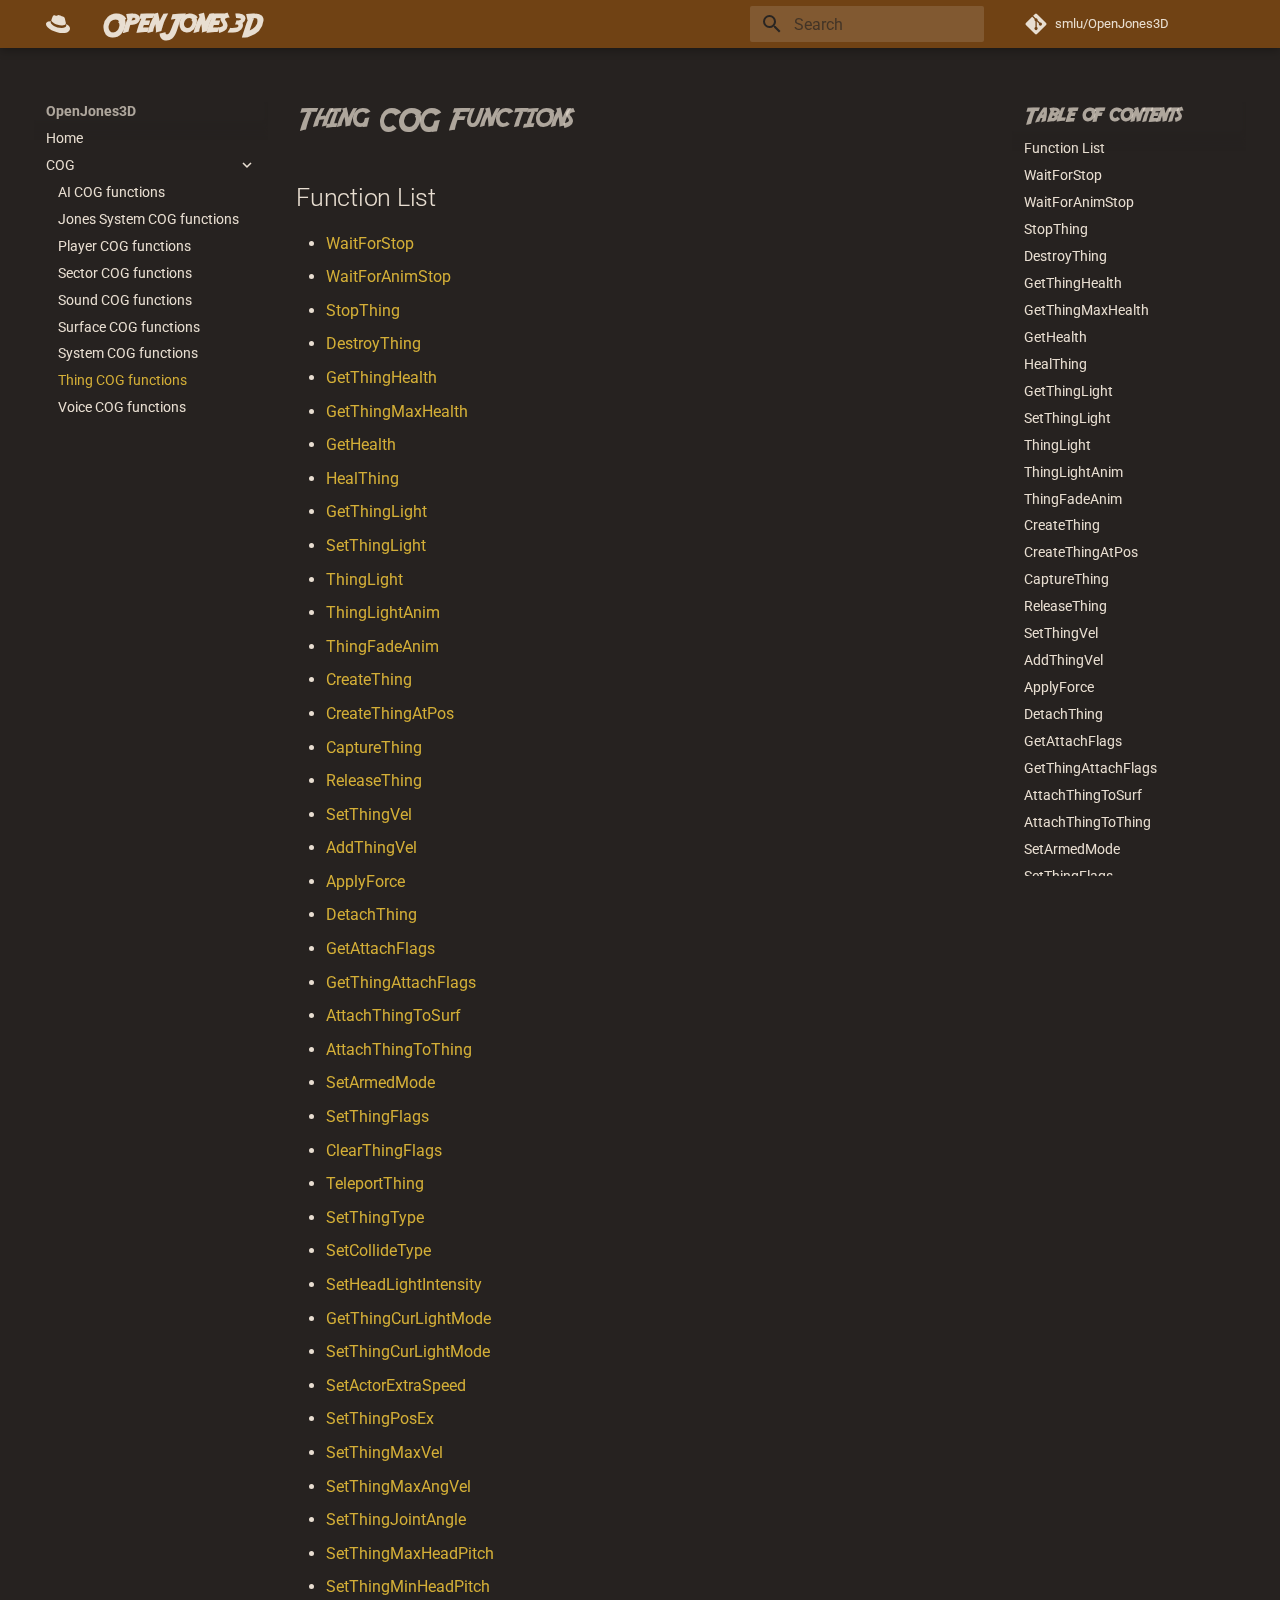
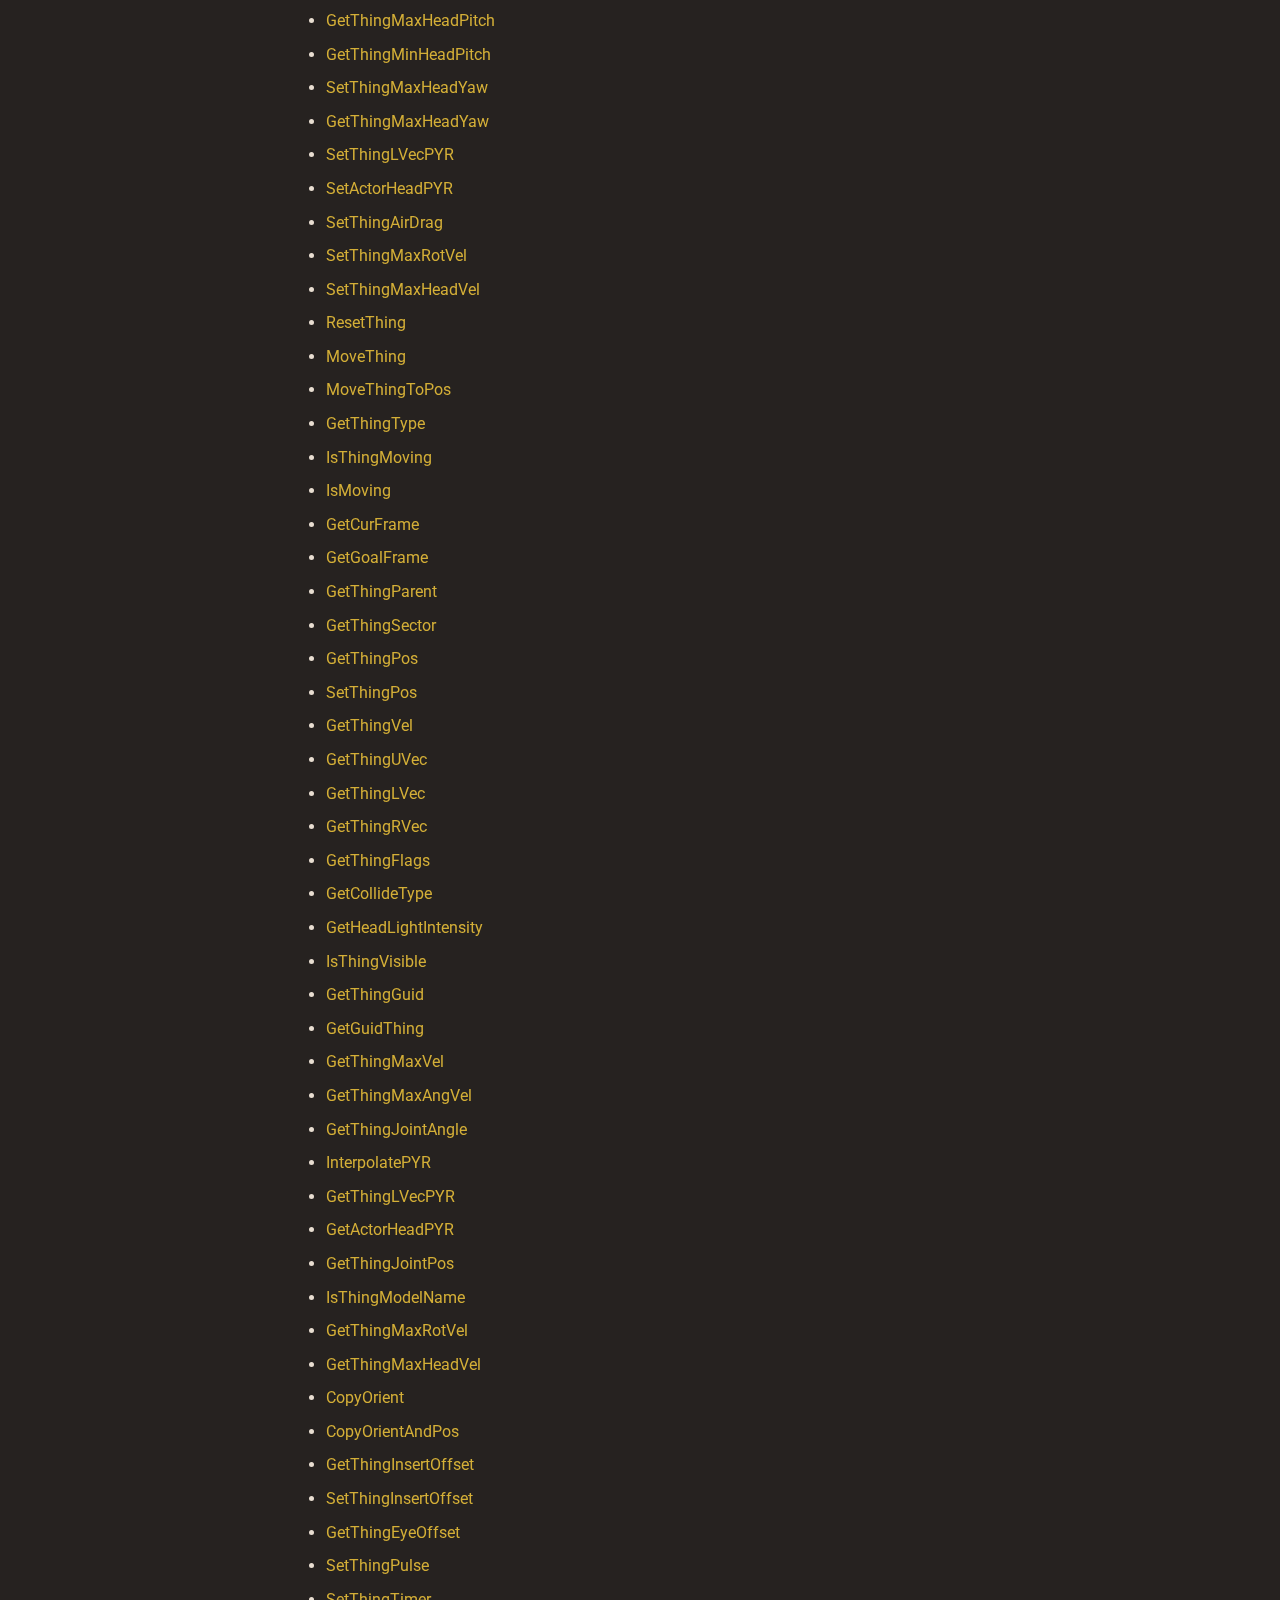
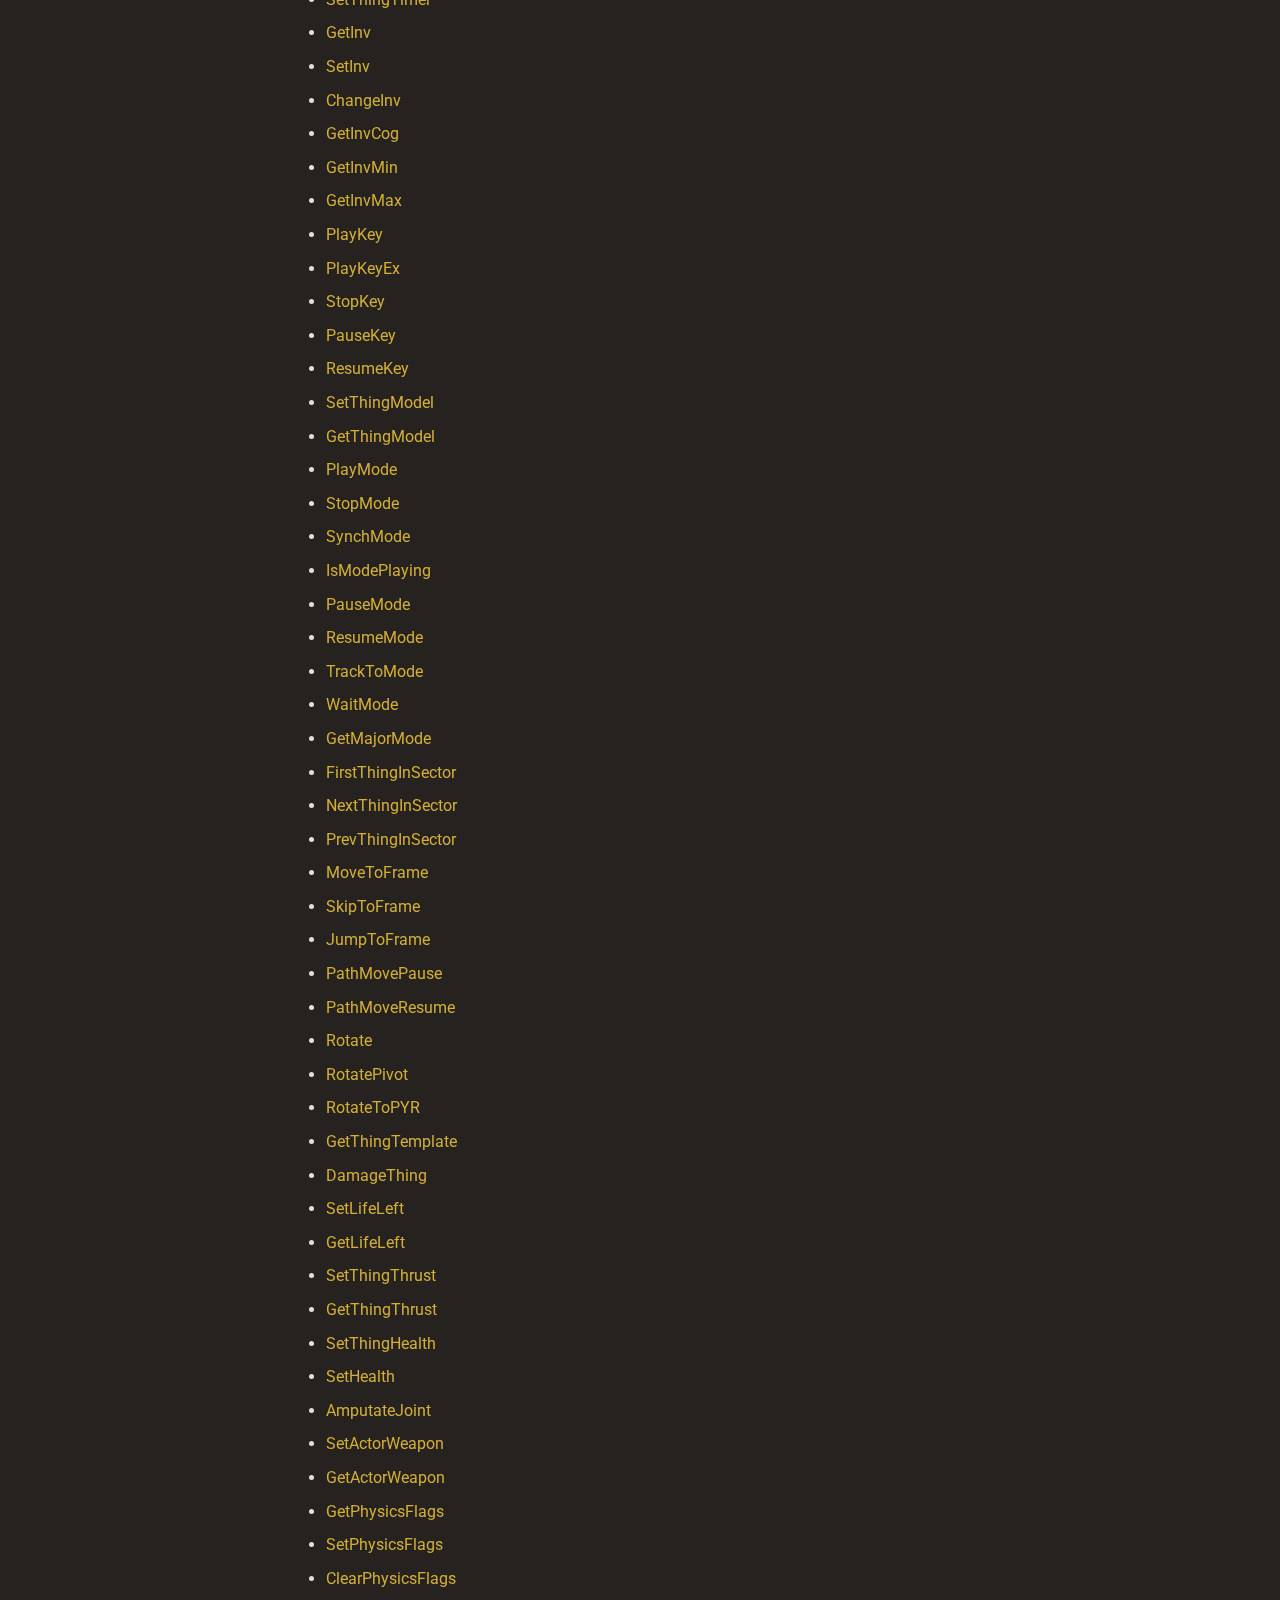
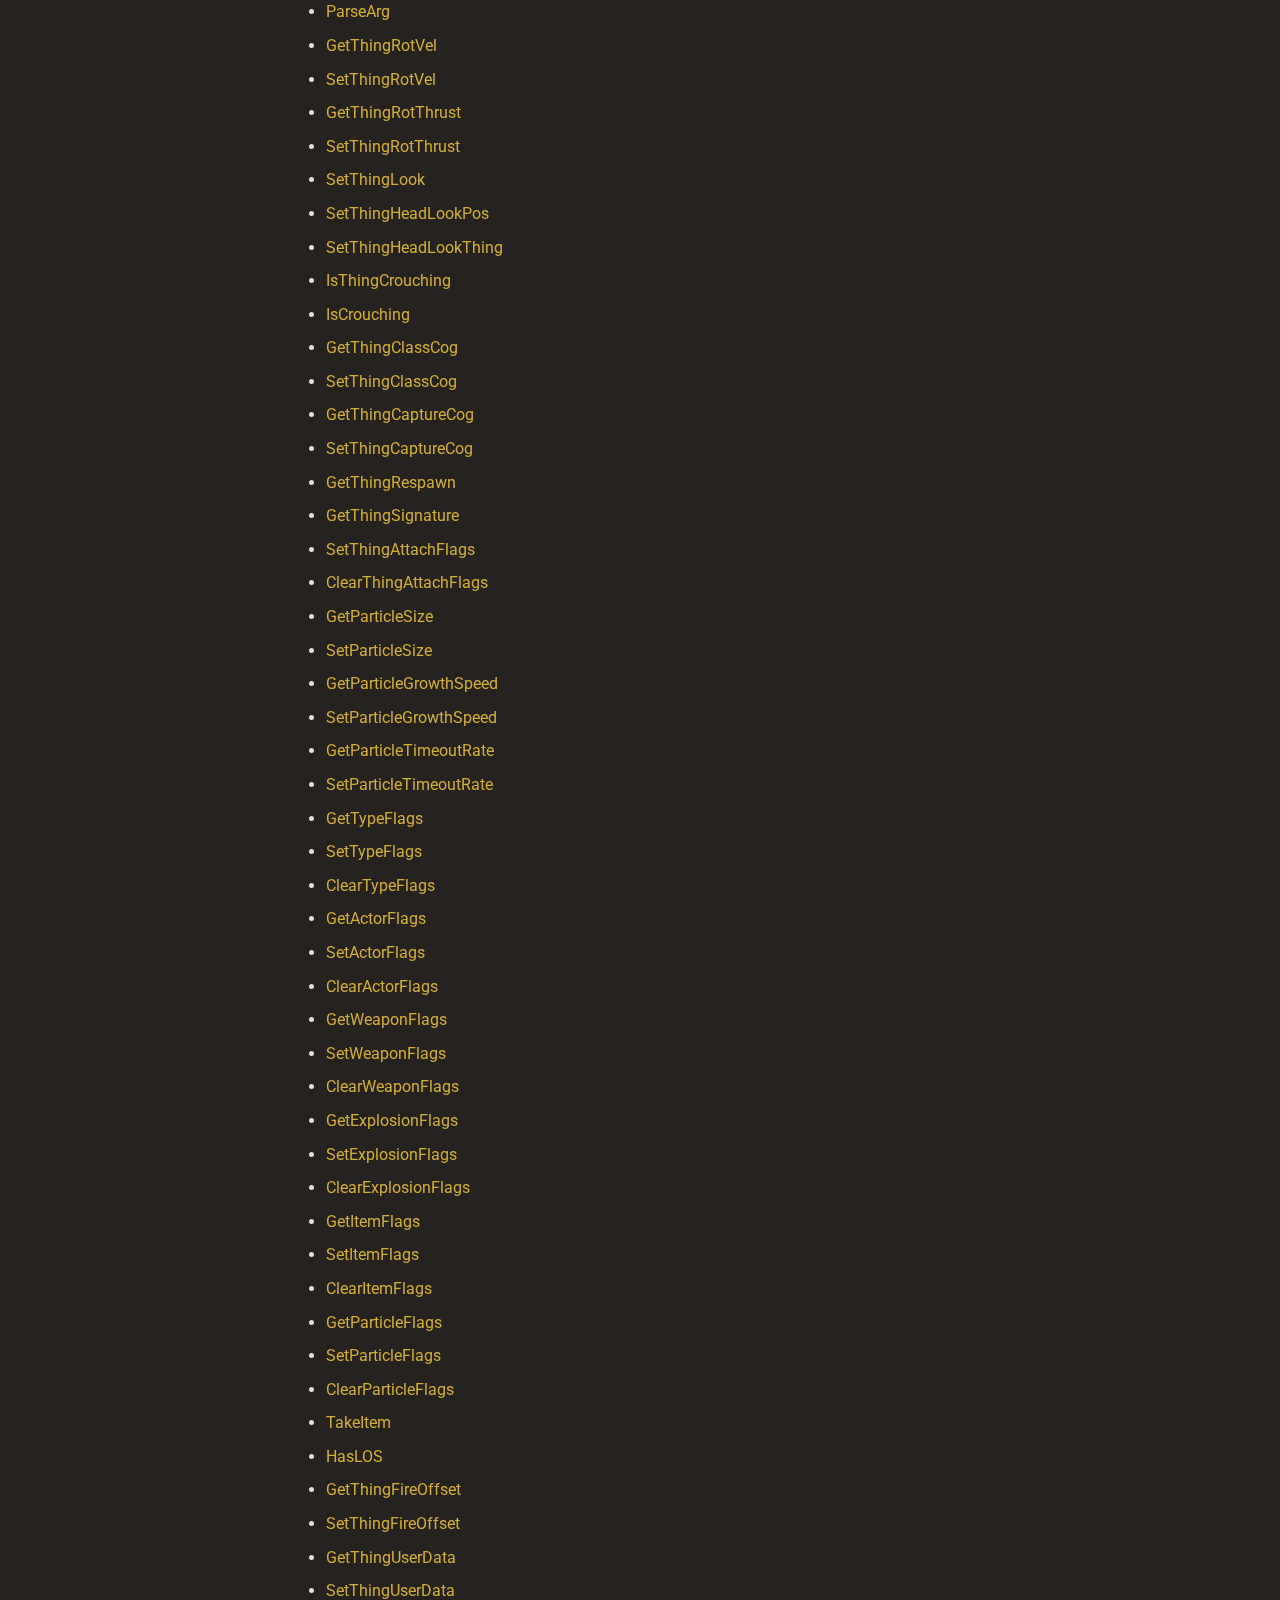
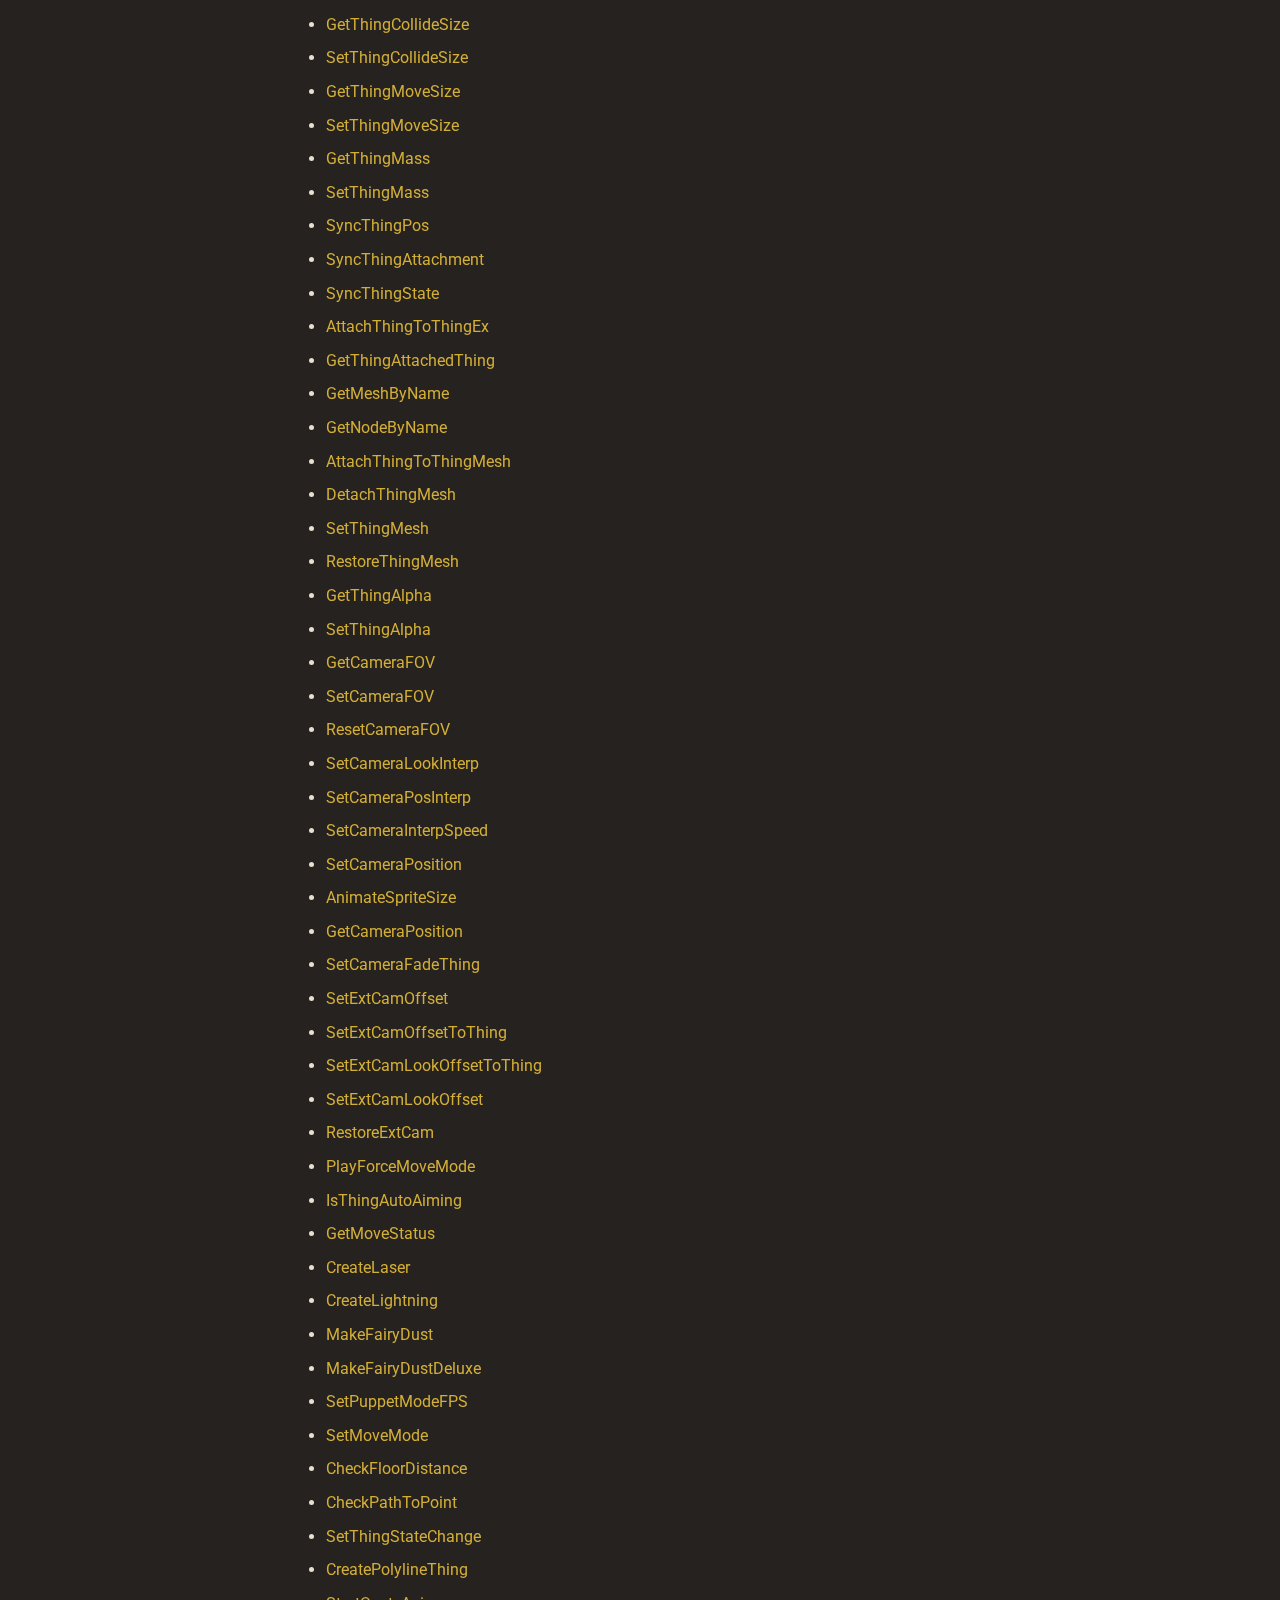
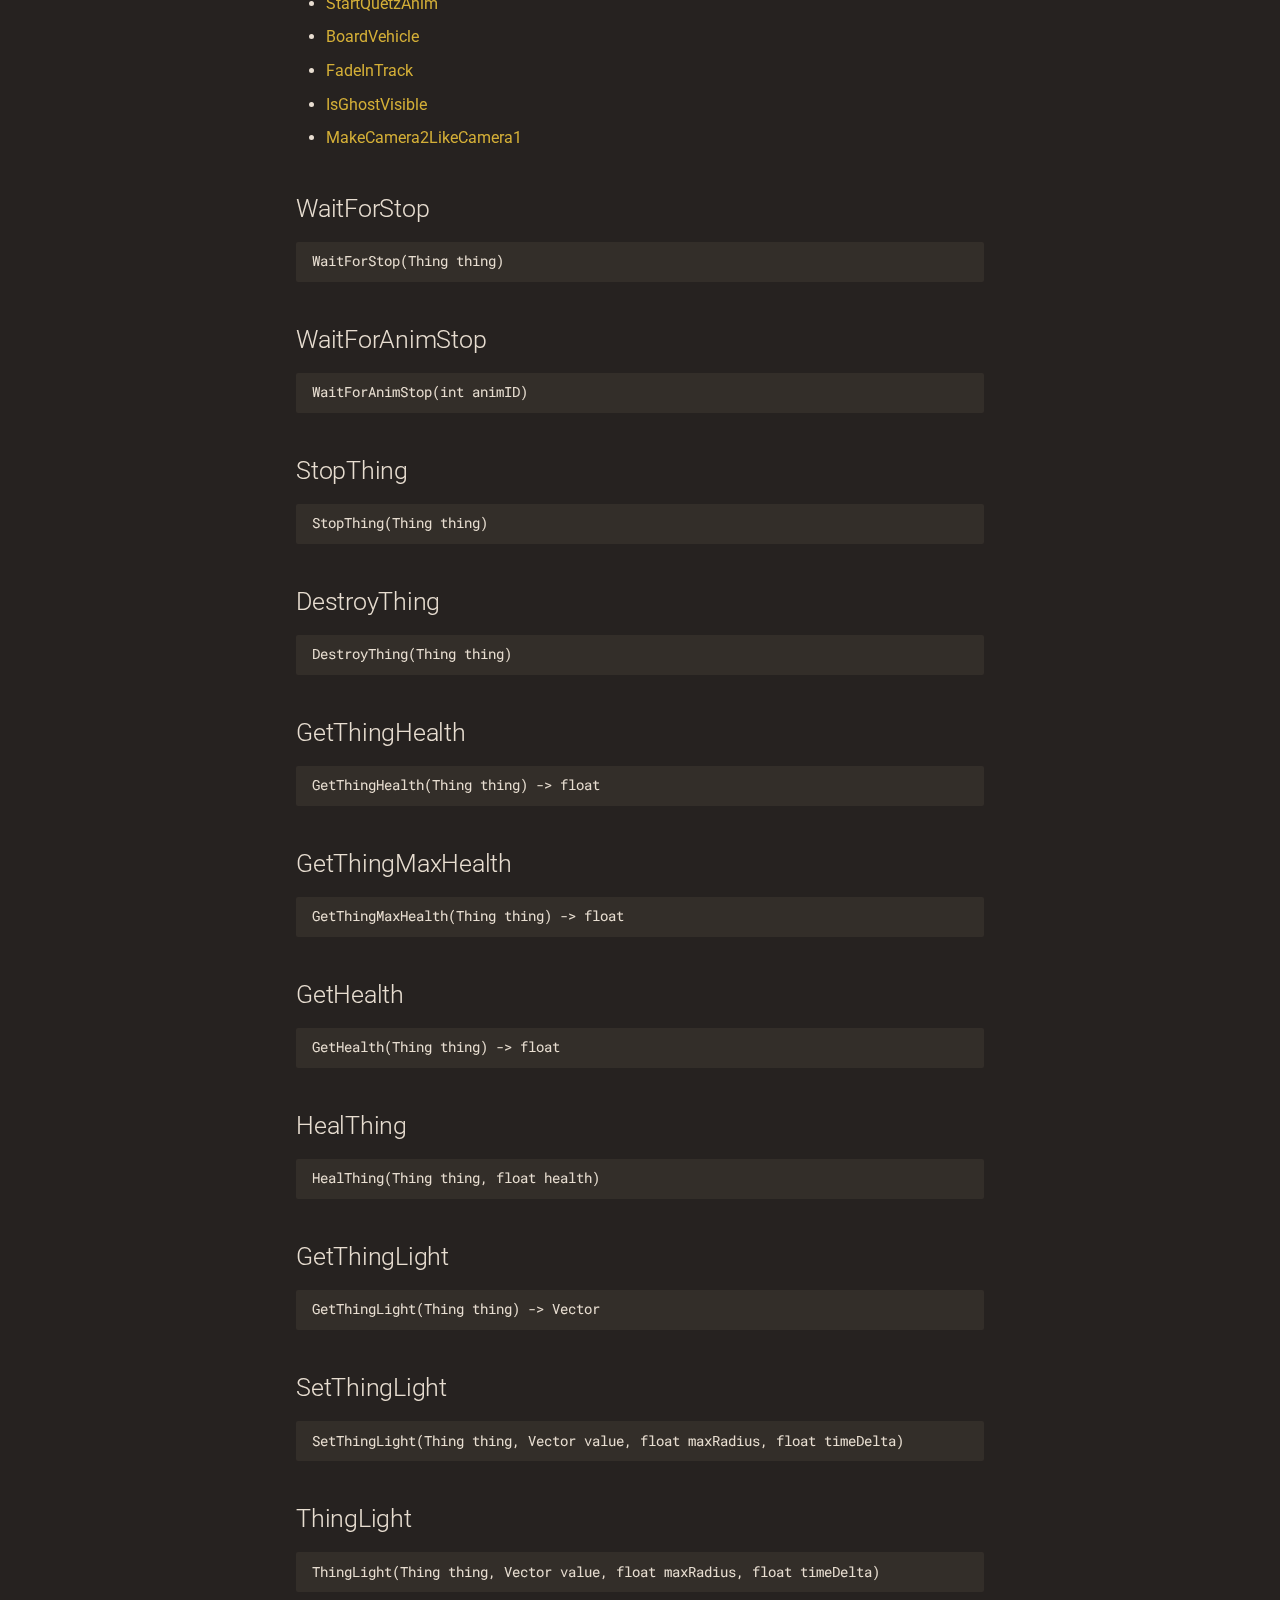
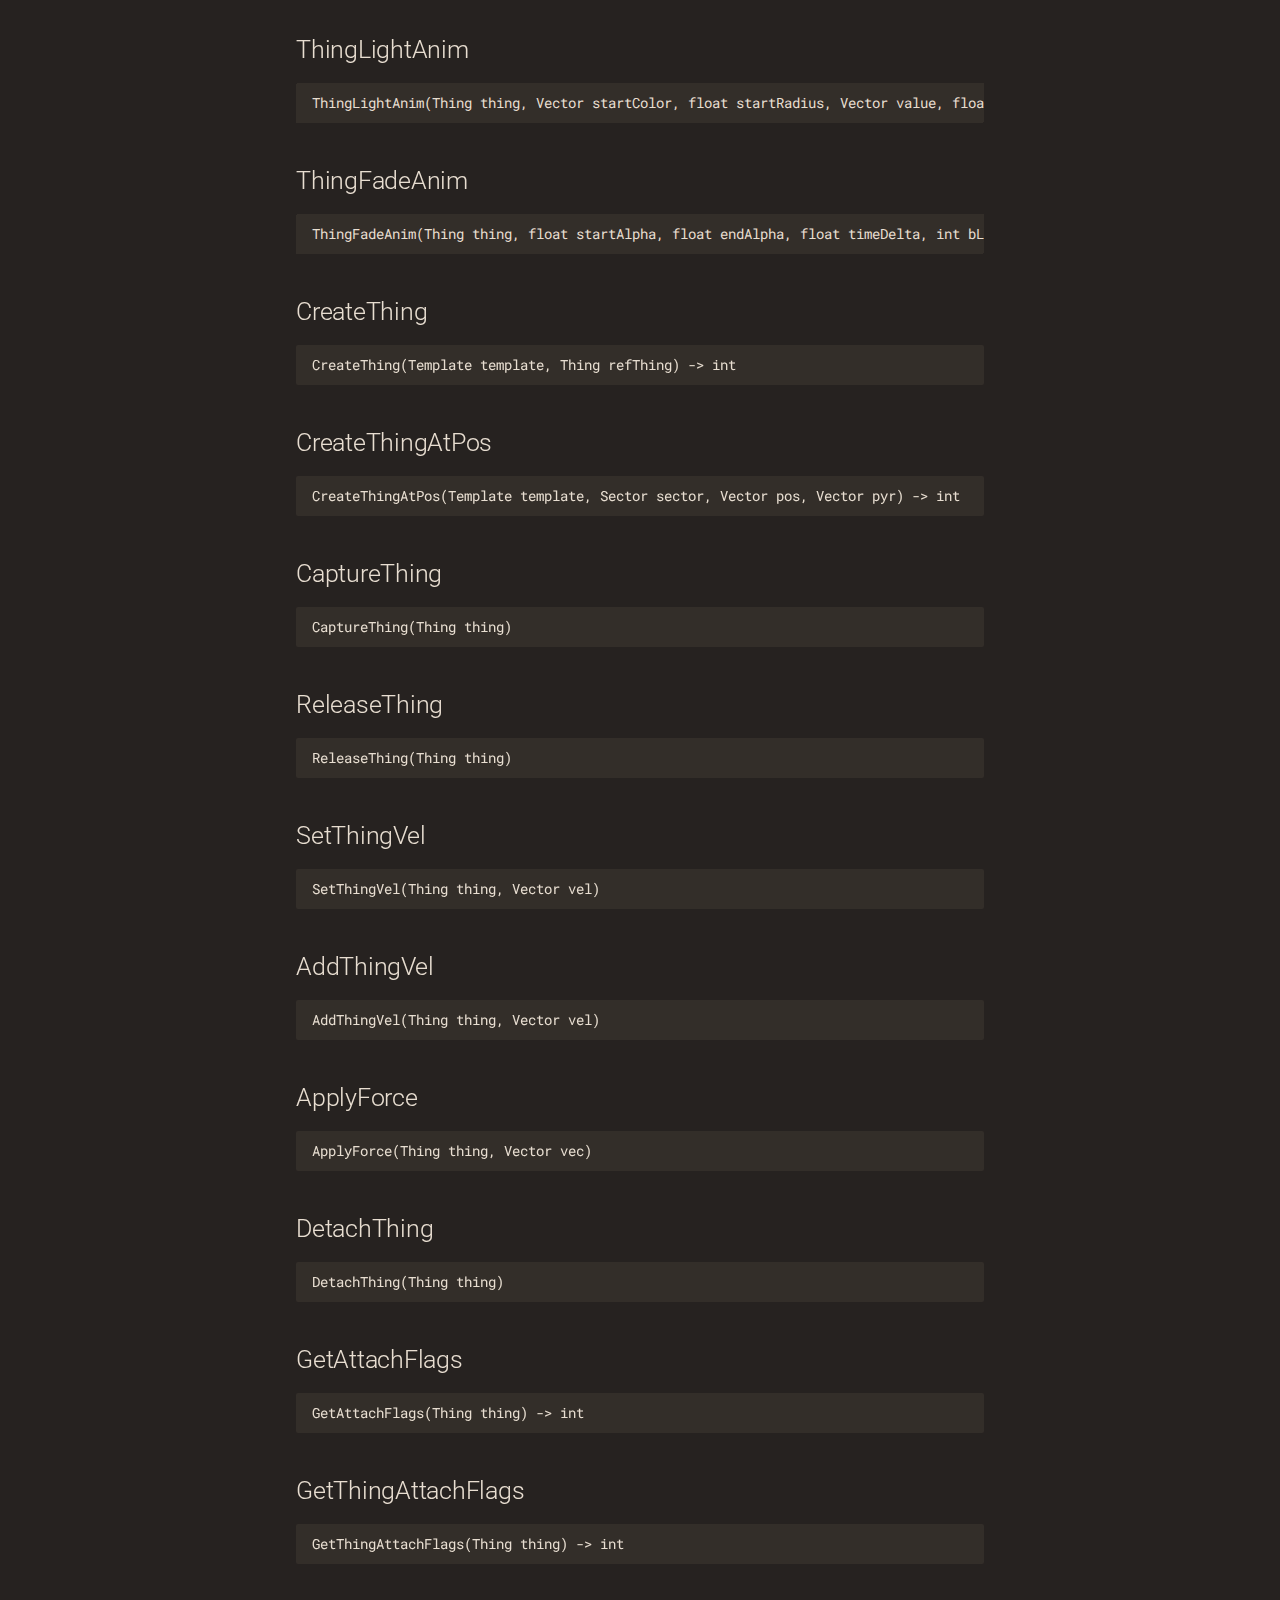
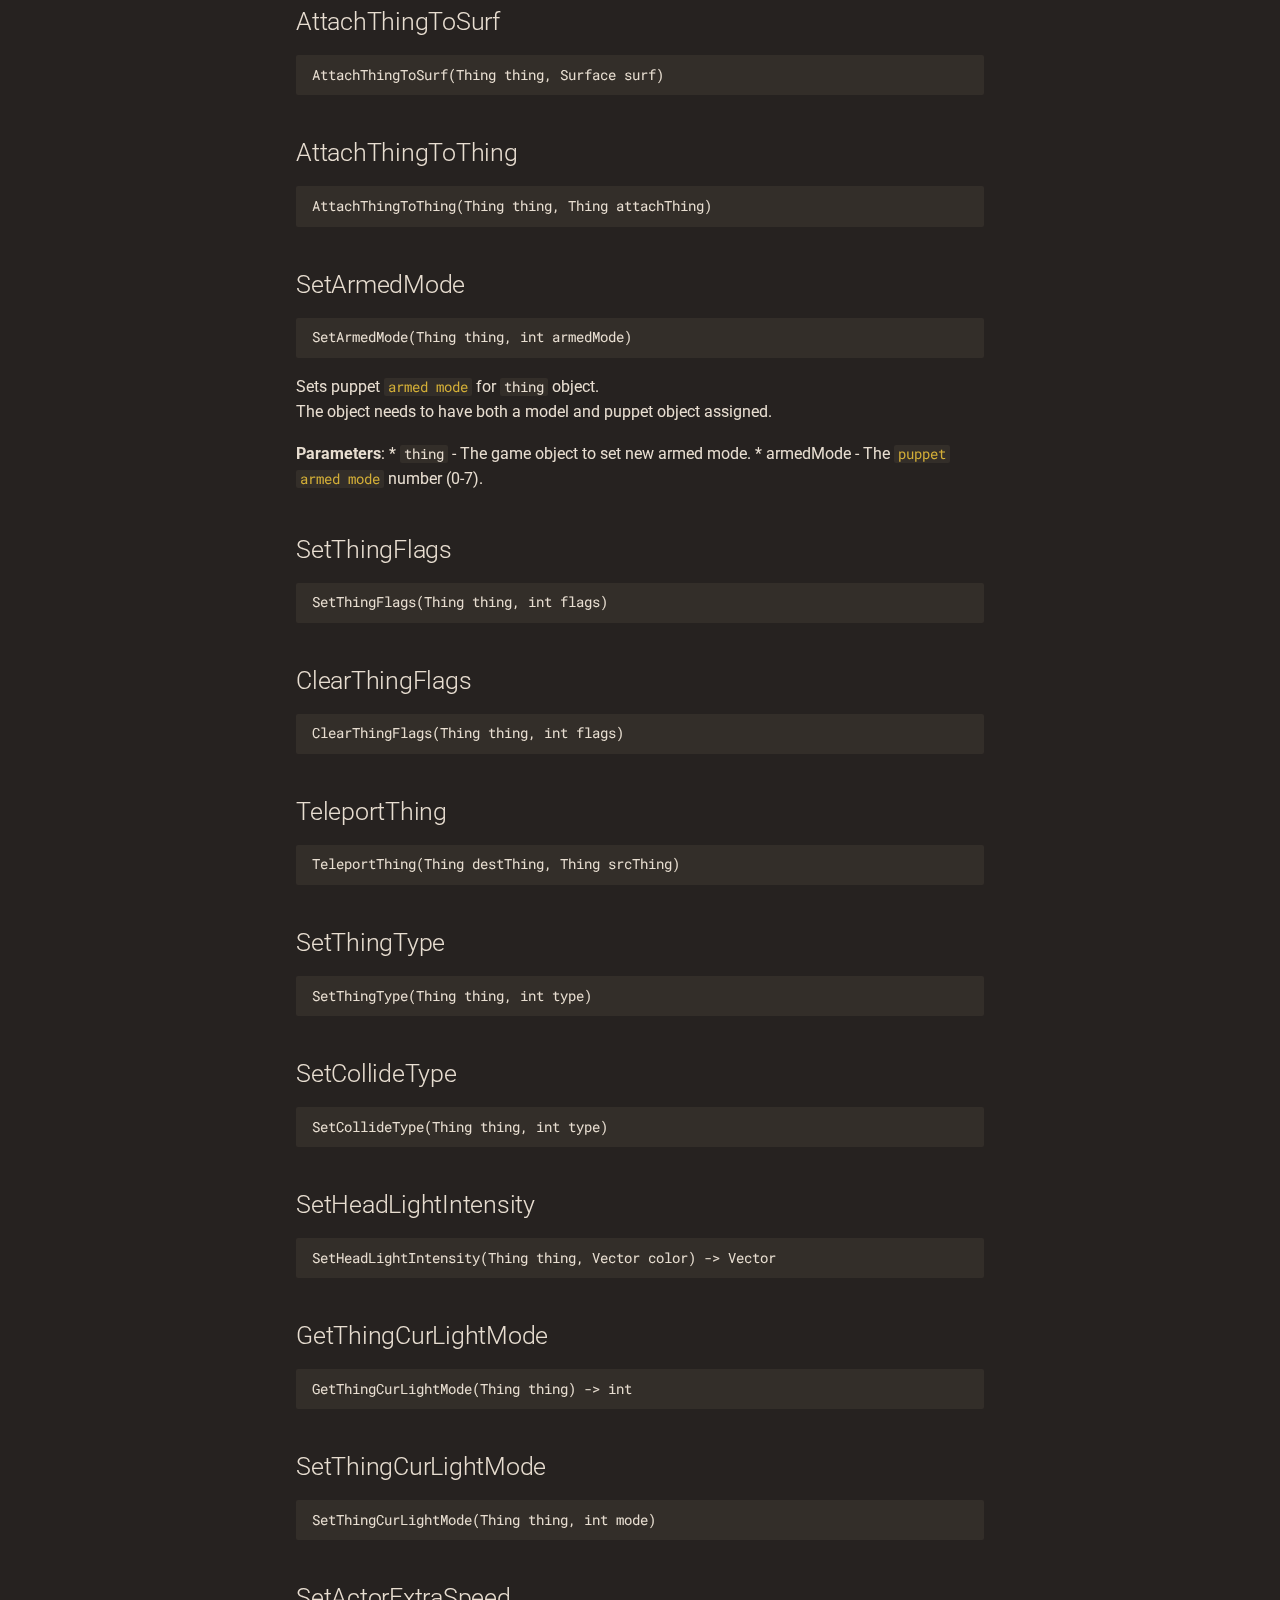
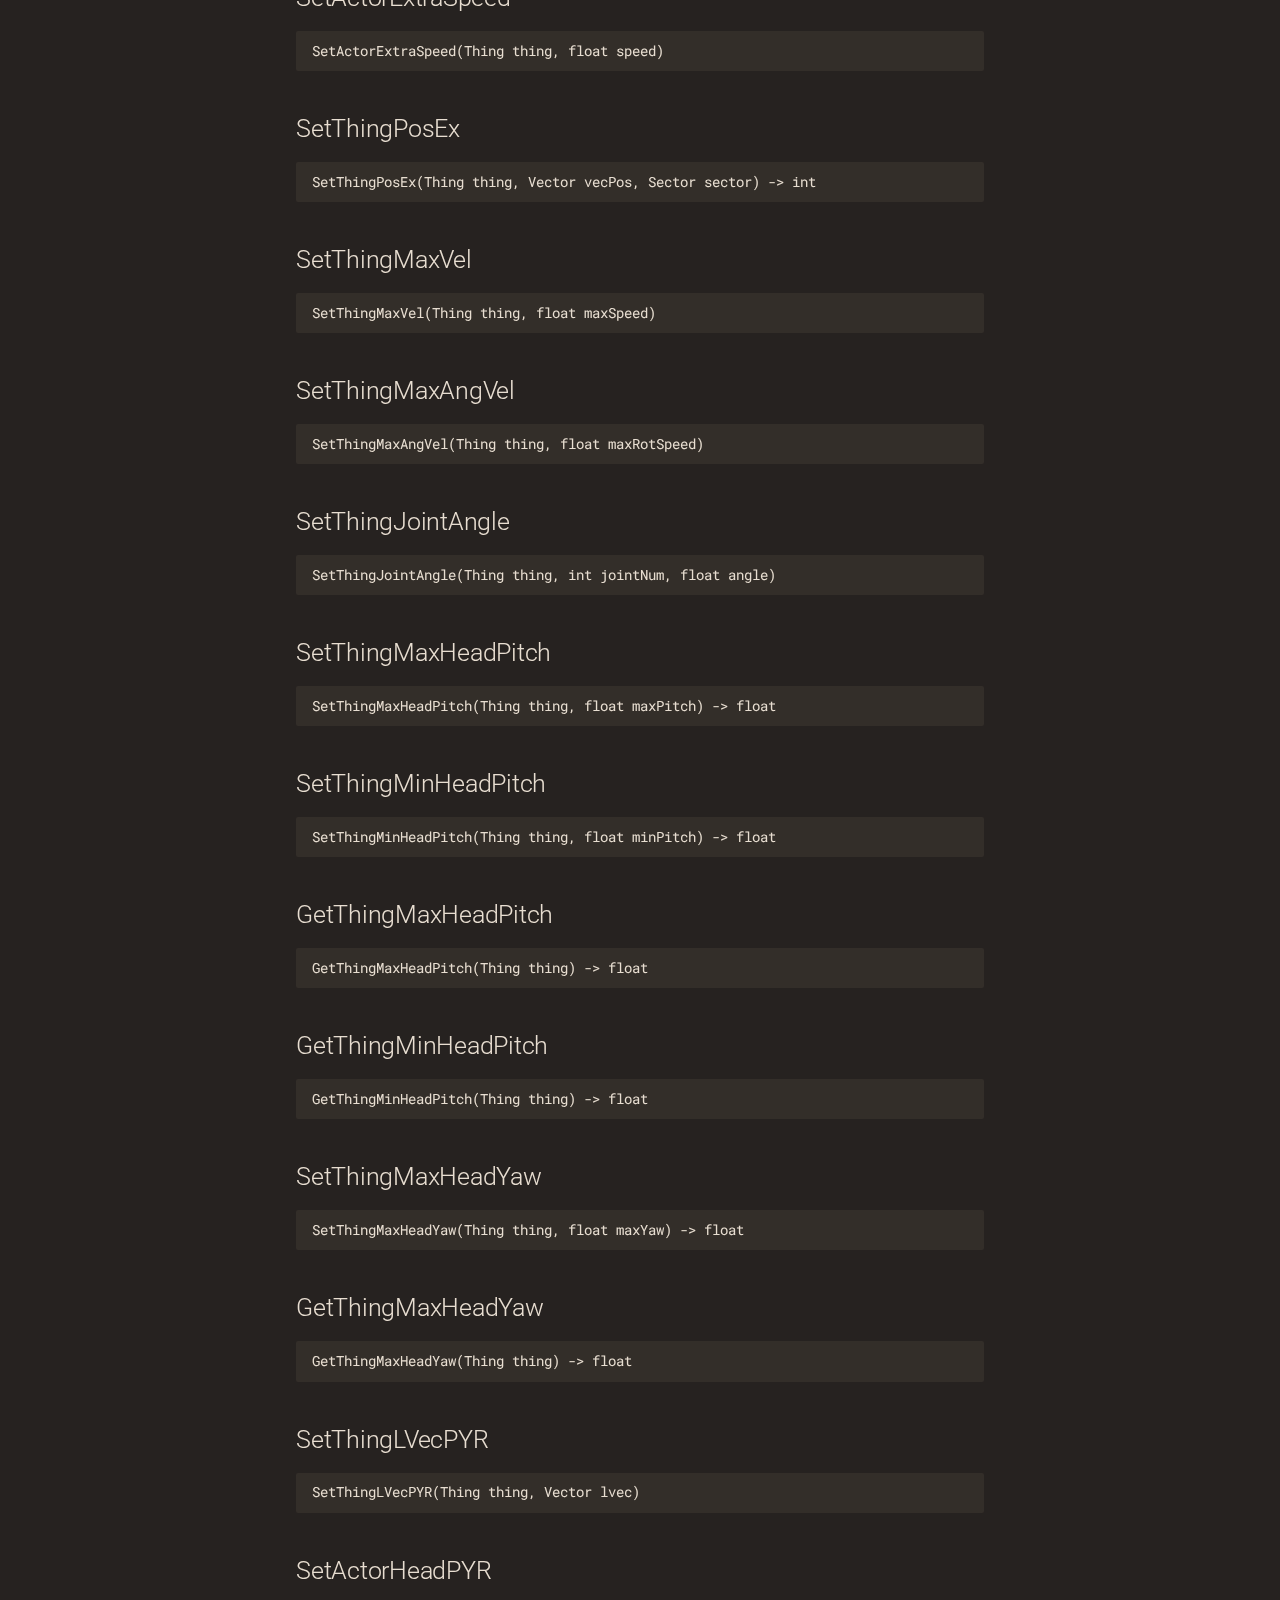
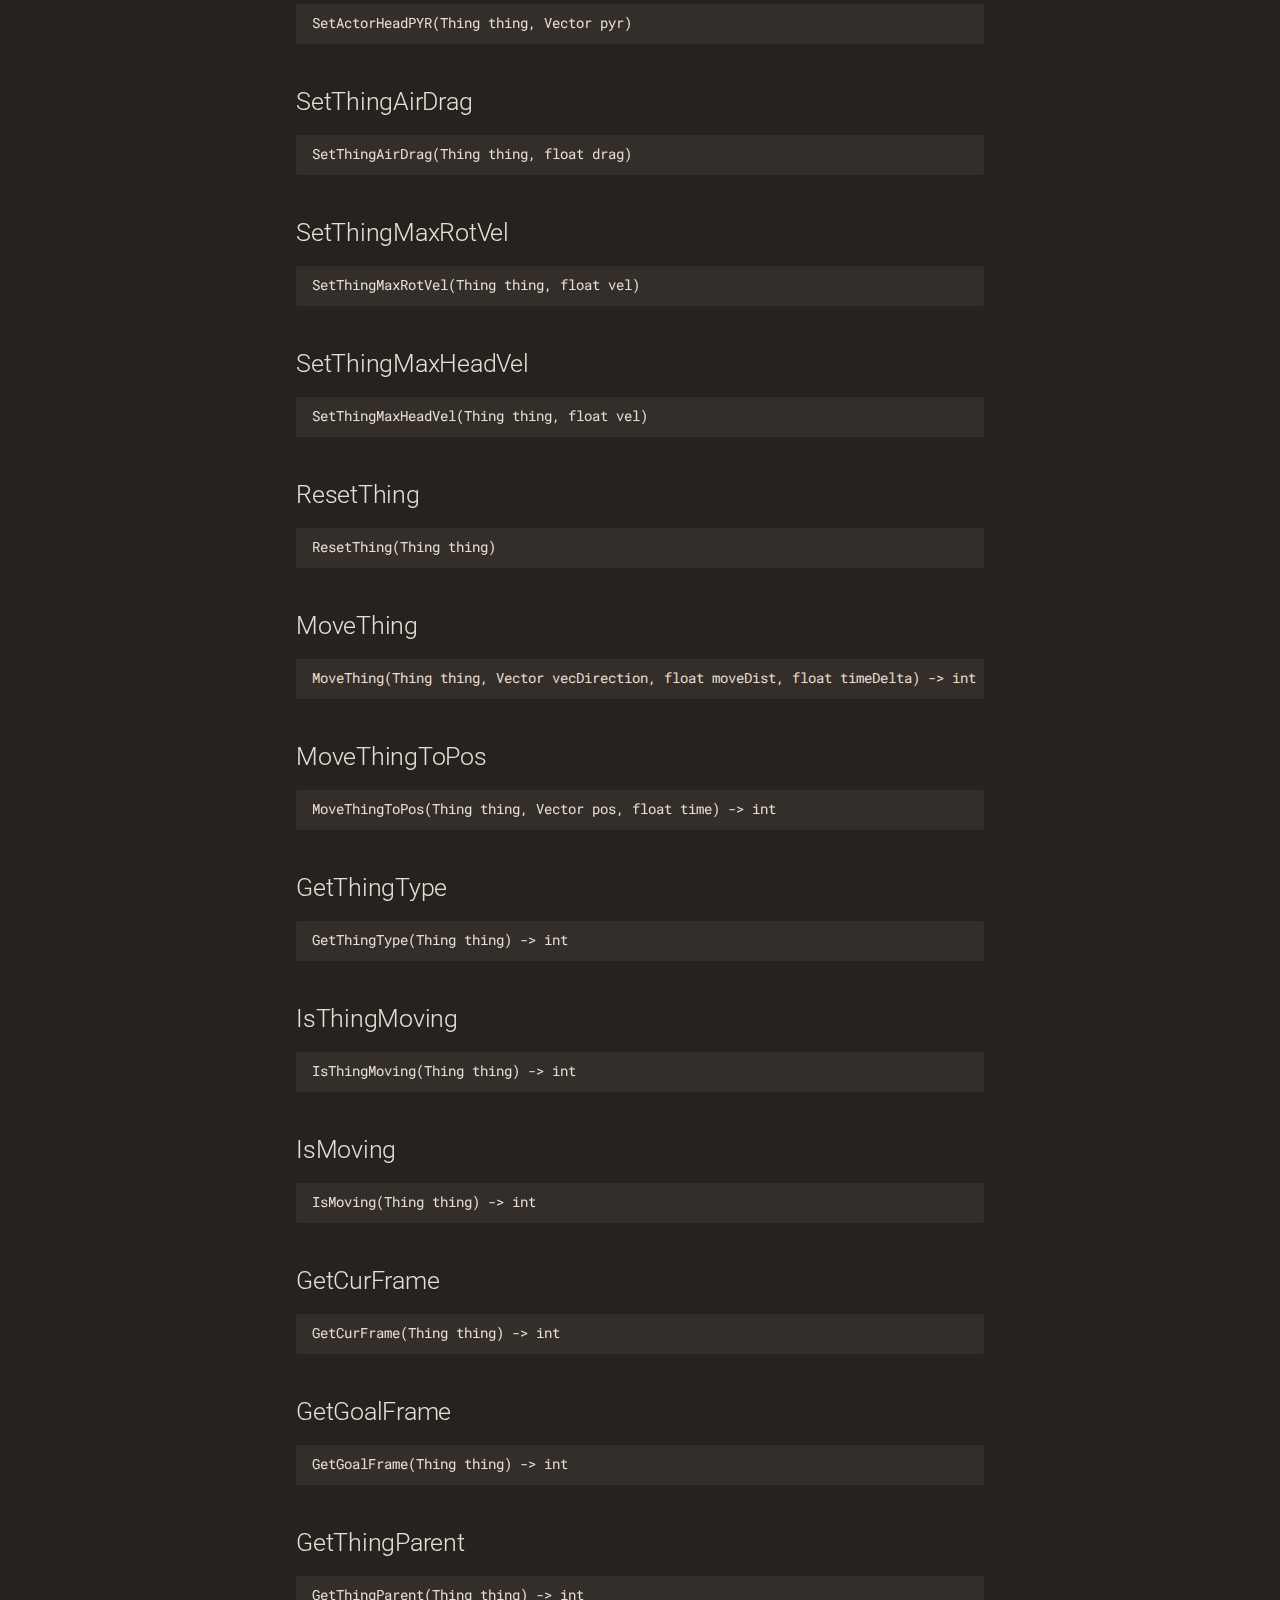
<file: cog/cog_thing/index.html>
<!doctype html>
<html lang="en" class="no-js">
  <head>
    
      <meta charset="utf-8">
      <meta name="viewport" content="width=device-width,initial-scale=1">
      
      
      
      
        <link rel="prev" href="../cog_system/">
      
      
        <link rel="next" href="../cog_voice/">
      
      
      <link rel="icon" href="../../assets/img/favicon.svg">
      <meta name="generator" content="mkdocs-1.6.1, mkdocs-material-9.6.9">
    
    
      
        <title>Thing COG functions - OpenJones3D</title>
      
    
    
      <link rel="stylesheet" href="../../assets/stylesheets/main.4af4bdda.min.css">
      
        
        <link rel="stylesheet" href="../../assets/stylesheets/palette.06af60db.min.css">
      
      
  
  
    
    
  
  
  <style>:root{--md-admonition-icon--note:url('data:image/svg+xml;charset=utf-8,%3Csvg%20xmlns%3D%22http%3A//www.w3.org/2000/svg%22%20viewBox%3D%220%200%2024%2024%22%3E%3Cpath%20d%3D%22M17.8%2020c-.4%201.2-1.5%202-2.8%202H5c-1.7%200-3-1.3-3-3v-1h12.2c.4%201.2%201.5%202%202.8%202zM19%202c1.7%200%203%201.3%203%203v1h-2V5c0-.6-.4-1-1-1s-1%20.4-1%201v13h-1c-.6%200-1-.4-1-1v-1H5V5c0-1.7%201.3-3%203-3zM8%206v2h7V6zm0%204v2h6v-2z%22/%3E%3C/svg%3E');}</style>



    
    
      
    
    
      
        
        
        <link rel="preconnect" href="https://fonts.gstatic.com" crossorigin>
        <link rel="stylesheet" href="https://fonts.googleapis.com/css?family=Roboto:300,300i,400,400i,700,700i%7CRoboto+Mono:400,400i,700,700i&display=fallback">
        <style>:root{--md-text-font:"Roboto";--md-code-font:"Roboto Mono"}</style>
      
    
    
      <link rel="stylesheet" href="../../assets/extra.css">
    
    <script>__md_scope=new URL("../..",location),__md_hash=e=>[...e].reduce(((e,_)=>(e<<5)-e+_.charCodeAt(0)),0),__md_get=(e,_=localStorage,t=__md_scope)=>JSON.parse(_.getItem(t.pathname+"."+e)),__md_set=(e,_,t=localStorage,a=__md_scope)=>{try{t.setItem(a.pathname+"."+e,JSON.stringify(_))}catch(e){}}</script>
    
      

    
    
    
  </head>
  
  
    
    
    
    
    
    <body dir="ltr" data-md-color-scheme="indy" data-md-color-primary="indigo" data-md-color-accent="indigo">
  
    
    <input class="md-toggle" data-md-toggle="drawer" type="checkbox" id="__drawer" autocomplete="off">
    <input class="md-toggle" data-md-toggle="search" type="checkbox" id="__search" autocomplete="off">
    <label class="md-overlay" for="__drawer"></label>
    <div data-md-component="skip">
      
        
        <a href="#thing-cog-functions" class="md-skip">
          Skip to content
        </a>
      
    </div>
    <div data-md-component="announce">
      
    </div>
    
    
      

  

<header class="md-header md-header--shadow" data-md-component="header">
  <nav class="md-header__inner md-grid" aria-label="Header">
    <a href="../.." title="OpenJones3D" class="md-header__button md-logo" aria-label="OpenJones3D" data-md-component="logo">
      
  
  <svg xmlns="http://www.w3.org/2000/svg" viewBox="0 0 24 24"><path d="M16.009 13.386c1.577 0 3.86-.326 3.86-2.202a1.8 1.8 0 0 0-.04-.431l-.94-4.08c-.216-.898-.406-1.305-1.982-2.093-1.223-.625-3.888-1.658-4.676-1.658-.733 0-.947.946-1.822.946-.842 0-1.467-.706-2.255-.706-.757 0-1.25.515-1.63 1.576 0 0-1.06 2.99-1.197 3.424a.8.8 0 0 0-.028.245c0 1.162 4.577 4.974 10.71 4.974m4.101-1.435c.218 1.032.218 1.14.218 1.277 0 1.765-1.984 2.745-4.593 2.745-5.895.004-11.06-3.451-11.06-5.734a2.3 2.3 0 0 1 .19-.925C2.746 9.415 0 9.794 0 12.217c0 3.969 9.405 8.861 16.851 8.861 5.71 0 7.149-2.582 7.149-4.62 0-1.605-1.387-3.425-3.887-4.512"/></svg>

    </a>
    <label class="md-header__button md-icon" for="__drawer">
      
      <svg xmlns="http://www.w3.org/2000/svg" viewBox="0 0 24 24"><path d="M3 6h18v2H3zm0 5h18v2H3zm0 5h18v2H3z"/></svg>
    </label>
    <div class="md-header__title" data-md-component="header-title">
      <div class="md-header__ellipsis">
        <div class="md-header__topic">
          <span class="md-ellipsis">
            OpenJones3D
          </span>
        </div>
        <div class="md-header__topic" data-md-component="header-topic">
          <span class="md-ellipsis">
            
              Thing COG functions
            
          </span>
        </div>
      </div>
    </div>
    
      
    
    
    
    
      <label class="md-header__button md-icon" for="__search">
        
        <svg xmlns="http://www.w3.org/2000/svg" viewBox="0 0 24 24"><path d="M9.5 3A6.5 6.5 0 0 1 16 9.5c0 1.61-.59 3.09-1.56 4.23l.27.27h.79l5 5-1.5 1.5-5-5v-.79l-.27-.27A6.52 6.52 0 0 1 9.5 16 6.5 6.5 0 0 1 3 9.5 6.5 6.5 0 0 1 9.5 3m0 2C7 5 5 7 5 9.5S7 14 9.5 14 14 12 14 9.5 12 5 9.5 5"/></svg>
      </label>
      <div class="md-search" data-md-component="search" role="dialog">
  <label class="md-search__overlay" for="__search"></label>
  <div class="md-search__inner" role="search">
    <form class="md-search__form" name="search">
      <input type="text" class="md-search__input" name="query" aria-label="Search" placeholder="Search" autocapitalize="off" autocorrect="off" autocomplete="off" spellcheck="false" data-md-component="search-query" required>
      <label class="md-search__icon md-icon" for="__search">
        
        <svg xmlns="http://www.w3.org/2000/svg" viewBox="0 0 24 24"><path d="M9.5 3A6.5 6.5 0 0 1 16 9.5c0 1.61-.59 3.09-1.56 4.23l.27.27h.79l5 5-1.5 1.5-5-5v-.79l-.27-.27A6.52 6.52 0 0 1 9.5 16 6.5 6.5 0 0 1 3 9.5 6.5 6.5 0 0 1 9.5 3m0 2C7 5 5 7 5 9.5S7 14 9.5 14 14 12 14 9.5 12 5 9.5 5"/></svg>
        
        <svg xmlns="http://www.w3.org/2000/svg" viewBox="0 0 24 24"><path d="M20 11v2H8l5.5 5.5-1.42 1.42L4.16 12l7.92-7.92L13.5 5.5 8 11z"/></svg>
      </label>
      <nav class="md-search__options" aria-label="Search">
        
        <button type="reset" class="md-search__icon md-icon" title="Clear" aria-label="Clear" tabindex="-1">
          
          <svg xmlns="http://www.w3.org/2000/svg" viewBox="0 0 24 24"><path d="M19 6.41 17.59 5 12 10.59 6.41 5 5 6.41 10.59 12 5 17.59 6.41 19 12 13.41 17.59 19 19 17.59 13.41 12z"/></svg>
        </button>
      </nav>
      
    </form>
    <div class="md-search__output">
      <div class="md-search__scrollwrap" tabindex="0" data-md-scrollfix>
        <div class="md-search-result" data-md-component="search-result">
          <div class="md-search-result__meta">
            Initializing search
          </div>
          <ol class="md-search-result__list" role="presentation"></ol>
        </div>
      </div>
    </div>
  </div>
</div>
    
    
      <div class="md-header__source">
        <a href="https://github.com/smlu/OpenJones3D/" title="Go to repository" class="md-source" data-md-component="source">
  <div class="md-source__icon md-icon">
    
    <svg xmlns="http://www.w3.org/2000/svg" viewBox="0 0 448 512"><!--! Font Awesome Free 6.7.2 by @fontawesome - https://fontawesome.com License - https://fontawesome.com/license/free (Icons: CC BY 4.0, Fonts: SIL OFL 1.1, Code: MIT License) Copyright 2024 Fonticons, Inc.--><path d="M439.55 236.05 244 40.45a28.87 28.87 0 0 0-40.81 0l-40.66 40.63 51.52 51.52c27.06-9.14 52.68 16.77 43.39 43.68l49.66 49.66c34.23-11.8 61.18 31 35.47 56.69-26.49 26.49-70.21-2.87-56-37.34L240.22 199v121.85c25.3 12.54 22.26 41.85 9.08 55a34.34 34.34 0 0 1-48.55 0c-17.57-17.6-11.07-46.91 11.25-56v-123c-20.8-8.51-24.6-30.74-18.64-45L142.57 101 8.45 235.14a28.86 28.86 0 0 0 0 40.81l195.61 195.6a28.86 28.86 0 0 0 40.8 0l194.69-194.69a28.86 28.86 0 0 0 0-40.81"/></svg>
  </div>
  <div class="md-source__repository">
    smlu/OpenJones3D
  </div>
</a>
      </div>
    
  </nav>
  
</header>
    
    <div class="md-container" data-md-component="container">
      
      
        
          
        
      
      <main class="md-main" data-md-component="main">
        <div class="md-main__inner md-grid">
          
            
              
              <div class="md-sidebar md-sidebar--primary" data-md-component="sidebar" data-md-type="navigation" >
                <div class="md-sidebar__scrollwrap">
                  <div class="md-sidebar__inner">
                    



<nav class="md-nav md-nav--primary" aria-label="Navigation" data-md-level="0">
  <label class="md-nav__title" for="__drawer">
    <a href="../.." title="OpenJones3D" class="md-nav__button md-logo" aria-label="OpenJones3D" data-md-component="logo">
      
  
  <svg xmlns="http://www.w3.org/2000/svg" viewBox="0 0 24 24"><path d="M16.009 13.386c1.577 0 3.86-.326 3.86-2.202a1.8 1.8 0 0 0-.04-.431l-.94-4.08c-.216-.898-.406-1.305-1.982-2.093-1.223-.625-3.888-1.658-4.676-1.658-.733 0-.947.946-1.822.946-.842 0-1.467-.706-2.255-.706-.757 0-1.25.515-1.63 1.576 0 0-1.06 2.99-1.197 3.424a.8.8 0 0 0-.028.245c0 1.162 4.577 4.974 10.71 4.974m4.101-1.435c.218 1.032.218 1.14.218 1.277 0 1.765-1.984 2.745-4.593 2.745-5.895.004-11.06-3.451-11.06-5.734a2.3 2.3 0 0 1 .19-.925C2.746 9.415 0 9.794 0 12.217c0 3.969 9.405 8.861 16.851 8.861 5.71 0 7.149-2.582 7.149-4.62 0-1.605-1.387-3.425-3.887-4.512"/></svg>

    </a>
    OpenJones3D
  </label>
  
    <div class="md-nav__source">
      <a href="https://github.com/smlu/OpenJones3D/" title="Go to repository" class="md-source" data-md-component="source">
  <div class="md-source__icon md-icon">
    
    <svg xmlns="http://www.w3.org/2000/svg" viewBox="0 0 448 512"><!--! Font Awesome Free 6.7.2 by @fontawesome - https://fontawesome.com License - https://fontawesome.com/license/free (Icons: CC BY 4.0, Fonts: SIL OFL 1.1, Code: MIT License) Copyright 2024 Fonticons, Inc.--><path d="M439.55 236.05 244 40.45a28.87 28.87 0 0 0-40.81 0l-40.66 40.63 51.52 51.52c27.06-9.14 52.68 16.77 43.39 43.68l49.66 49.66c34.23-11.8 61.18 31 35.47 56.69-26.49 26.49-70.21-2.87-56-37.34L240.22 199v121.85c25.3 12.54 22.26 41.85 9.08 55a34.34 34.34 0 0 1-48.55 0c-17.57-17.6-11.07-46.91 11.25-56v-123c-20.8-8.51-24.6-30.74-18.64-45L142.57 101 8.45 235.14a28.86 28.86 0 0 0 0 40.81l195.61 195.6a28.86 28.86 0 0 0 40.8 0l194.69-194.69a28.86 28.86 0 0 0 0-40.81"/></svg>
  </div>
  <div class="md-source__repository">
    smlu/OpenJones3D
  </div>
</a>
    </div>
  
  <ul class="md-nav__list" data-md-scrollfix>
    
      
      
  
  
  
  
    <li class="md-nav__item">
      <a href="../.." class="md-nav__link">
        
  
  <span class="md-ellipsis">
    Home
    
  </span>
  

      </a>
    </li>
  

    
      
      
  
  
    
  
  
  
    
    
      
        
          
        
      
        
      
        
      
        
      
        
      
        
      
        
      
        
      
        
      
        
      
    
    
    
    <li class="md-nav__item md-nav__item--active md-nav__item--nested">
      
        
        
        <input class="md-nav__toggle md-toggle " type="checkbox" id="__nav_2" checked>
        
          
          
          <div class="md-nav__link md-nav__container">
            <a href="../" class="md-nav__link ">
              
  
  <span class="md-ellipsis">
    COG
    
  </span>
  

            </a>
            
              
              <label class="md-nav__link " for="__nav_2" id="__nav_2_label" tabindex="0">
                <span class="md-nav__icon md-icon"></span>
              </label>
            
          </div>
        
        <nav class="md-nav" data-md-level="1" aria-labelledby="__nav_2_label" aria-expanded="true">
          <label class="md-nav__title" for="__nav_2">
            <span class="md-nav__icon md-icon"></span>
            COG
          </label>
          <ul class="md-nav__list" data-md-scrollfix>
            
              
            
              
                
  
  
  
  
    <li class="md-nav__item">
      <a href="../cog_ai/" class="md-nav__link">
        
  
  <span class="md-ellipsis">
    AI COG functions
    
  </span>
  

      </a>
    </li>
  

              
            
              
                
  
  
  
  
    <li class="md-nav__item">
      <a href="../cog_jones/" class="md-nav__link">
        
  
  <span class="md-ellipsis">
    Jones System COG functions
    
  </span>
  

      </a>
    </li>
  

              
            
              
                
  
  
  
  
    <li class="md-nav__item">
      <a href="../cog_player/" class="md-nav__link">
        
  
  <span class="md-ellipsis">
    Player COG functions
    
  </span>
  

      </a>
    </li>
  

              
            
              
                
  
  
  
  
    <li class="md-nav__item">
      <a href="../cog_sector/" class="md-nav__link">
        
  
  <span class="md-ellipsis">
    Sector COG functions
    
  </span>
  

      </a>
    </li>
  

              
            
              
                
  
  
  
  
    <li class="md-nav__item">
      <a href="../cog_sound/" class="md-nav__link">
        
  
  <span class="md-ellipsis">
    Sound COG functions
    
  </span>
  

      </a>
    </li>
  

              
            
              
                
  
  
  
  
    <li class="md-nav__item">
      <a href="../cog_surface/" class="md-nav__link">
        
  
  <span class="md-ellipsis">
    Surface COG functions
    
  </span>
  

      </a>
    </li>
  

              
            
              
                
  
  
  
  
    <li class="md-nav__item">
      <a href="../cog_system/" class="md-nav__link">
        
  
  <span class="md-ellipsis">
    System COG functions
    
  </span>
  

      </a>
    </li>
  

              
            
              
                
  
  
    
  
  
  
    <li class="md-nav__item md-nav__item--active">
      
      <input class="md-nav__toggle md-toggle" type="checkbox" id="__toc">
      
      
        
      
      
        <label class="md-nav__link md-nav__link--active" for="__toc">
          
  
  <span class="md-ellipsis">
    Thing COG functions
    
  </span>
  

          <span class="md-nav__icon md-icon"></span>
        </label>
      
      <a href="./" class="md-nav__link md-nav__link--active">
        
  
  <span class="md-ellipsis">
    Thing COG functions
    
  </span>
  

      </a>
      
        

<nav class="md-nav md-nav--secondary" aria-label="Table of contents">
  
  
  
    
  
  
    <label class="md-nav__title" for="__toc">
      <span class="md-nav__icon md-icon"></span>
      Table of contents
    </label>
    <ul class="md-nav__list" data-md-component="toc" data-md-scrollfix>
      
        <li class="md-nav__item">
  <a href="#function-list" class="md-nav__link">
    <span class="md-ellipsis">
      Function List
    </span>
  </a>
  
</li>
      
        <li class="md-nav__item">
  <a href="#waitforstop" class="md-nav__link">
    <span class="md-ellipsis">
      WaitForStop
    </span>
  </a>
  
</li>
      
        <li class="md-nav__item">
  <a href="#waitforanimstop" class="md-nav__link">
    <span class="md-ellipsis">
      WaitForAnimStop
    </span>
  </a>
  
</li>
      
        <li class="md-nav__item">
  <a href="#stopthing" class="md-nav__link">
    <span class="md-ellipsis">
      StopThing
    </span>
  </a>
  
</li>
      
        <li class="md-nav__item">
  <a href="#destroything" class="md-nav__link">
    <span class="md-ellipsis">
      DestroyThing
    </span>
  </a>
  
</li>
      
        <li class="md-nav__item">
  <a href="#getthinghealth" class="md-nav__link">
    <span class="md-ellipsis">
      GetThingHealth
    </span>
  </a>
  
</li>
      
        <li class="md-nav__item">
  <a href="#getthingmaxhealth" class="md-nav__link">
    <span class="md-ellipsis">
      GetThingMaxHealth
    </span>
  </a>
  
</li>
      
        <li class="md-nav__item">
  <a href="#gethealth" class="md-nav__link">
    <span class="md-ellipsis">
      GetHealth
    </span>
  </a>
  
</li>
      
        <li class="md-nav__item">
  <a href="#healthing" class="md-nav__link">
    <span class="md-ellipsis">
      HealThing
    </span>
  </a>
  
</li>
      
        <li class="md-nav__item">
  <a href="#getthinglight" class="md-nav__link">
    <span class="md-ellipsis">
      GetThingLight
    </span>
  </a>
  
</li>
      
        <li class="md-nav__item">
  <a href="#setthinglight" class="md-nav__link">
    <span class="md-ellipsis">
      SetThingLight
    </span>
  </a>
  
</li>
      
        <li class="md-nav__item">
  <a href="#thinglight" class="md-nav__link">
    <span class="md-ellipsis">
      ThingLight
    </span>
  </a>
  
</li>
      
        <li class="md-nav__item">
  <a href="#thinglightanim" class="md-nav__link">
    <span class="md-ellipsis">
      ThingLightAnim
    </span>
  </a>
  
</li>
      
        <li class="md-nav__item">
  <a href="#thingfadeanim" class="md-nav__link">
    <span class="md-ellipsis">
      ThingFadeAnim
    </span>
  </a>
  
</li>
      
        <li class="md-nav__item">
  <a href="#creatething" class="md-nav__link">
    <span class="md-ellipsis">
      CreateThing
    </span>
  </a>
  
</li>
      
        <li class="md-nav__item">
  <a href="#createthingatpos" class="md-nav__link">
    <span class="md-ellipsis">
      CreateThingAtPos
    </span>
  </a>
  
</li>
      
        <li class="md-nav__item">
  <a href="#capturething" class="md-nav__link">
    <span class="md-ellipsis">
      CaptureThing
    </span>
  </a>
  
</li>
      
        <li class="md-nav__item">
  <a href="#releasething" class="md-nav__link">
    <span class="md-ellipsis">
      ReleaseThing
    </span>
  </a>
  
</li>
      
        <li class="md-nav__item">
  <a href="#setthingvel" class="md-nav__link">
    <span class="md-ellipsis">
      SetThingVel
    </span>
  </a>
  
</li>
      
        <li class="md-nav__item">
  <a href="#addthingvel" class="md-nav__link">
    <span class="md-ellipsis">
      AddThingVel
    </span>
  </a>
  
</li>
      
        <li class="md-nav__item">
  <a href="#applyforce" class="md-nav__link">
    <span class="md-ellipsis">
      ApplyForce
    </span>
  </a>
  
</li>
      
        <li class="md-nav__item">
  <a href="#detachthing" class="md-nav__link">
    <span class="md-ellipsis">
      DetachThing
    </span>
  </a>
  
</li>
      
        <li class="md-nav__item">
  <a href="#getattachflags" class="md-nav__link">
    <span class="md-ellipsis">
      GetAttachFlags
    </span>
  </a>
  
</li>
      
        <li class="md-nav__item">
  <a href="#getthingattachflags" class="md-nav__link">
    <span class="md-ellipsis">
      GetThingAttachFlags
    </span>
  </a>
  
</li>
      
        <li class="md-nav__item">
  <a href="#attachthingtosurf" class="md-nav__link">
    <span class="md-ellipsis">
      AttachThingToSurf
    </span>
  </a>
  
</li>
      
        <li class="md-nav__item">
  <a href="#attachthingtothing" class="md-nav__link">
    <span class="md-ellipsis">
      AttachThingToThing
    </span>
  </a>
  
</li>
      
        <li class="md-nav__item">
  <a href="#setarmedmode" class="md-nav__link">
    <span class="md-ellipsis">
      SetArmedMode
    </span>
  </a>
  
</li>
      
        <li class="md-nav__item">
  <a href="#setthingflags" class="md-nav__link">
    <span class="md-ellipsis">
      SetThingFlags
    </span>
  </a>
  
</li>
      
        <li class="md-nav__item">
  <a href="#clearthingflags" class="md-nav__link">
    <span class="md-ellipsis">
      ClearThingFlags
    </span>
  </a>
  
</li>
      
        <li class="md-nav__item">
  <a href="#teleportthing" class="md-nav__link">
    <span class="md-ellipsis">
      TeleportThing
    </span>
  </a>
  
</li>
      
        <li class="md-nav__item">
  <a href="#setthingtype" class="md-nav__link">
    <span class="md-ellipsis">
      SetThingType
    </span>
  </a>
  
</li>
      
        <li class="md-nav__item">
  <a href="#setcollidetype" class="md-nav__link">
    <span class="md-ellipsis">
      SetCollideType
    </span>
  </a>
  
</li>
      
        <li class="md-nav__item">
  <a href="#setheadlightintensity" class="md-nav__link">
    <span class="md-ellipsis">
      SetHeadLightIntensity
    </span>
  </a>
  
</li>
      
        <li class="md-nav__item">
  <a href="#getthingcurlightmode" class="md-nav__link">
    <span class="md-ellipsis">
      GetThingCurLightMode
    </span>
  </a>
  
</li>
      
        <li class="md-nav__item">
  <a href="#setthingcurlightmode" class="md-nav__link">
    <span class="md-ellipsis">
      SetThingCurLightMode
    </span>
  </a>
  
</li>
      
        <li class="md-nav__item">
  <a href="#setactorextraspeed" class="md-nav__link">
    <span class="md-ellipsis">
      SetActorExtraSpeed
    </span>
  </a>
  
</li>
      
        <li class="md-nav__item">
  <a href="#setthingposex" class="md-nav__link">
    <span class="md-ellipsis">
      SetThingPosEx
    </span>
  </a>
  
</li>
      
        <li class="md-nav__item">
  <a href="#setthingmaxvel" class="md-nav__link">
    <span class="md-ellipsis">
      SetThingMaxVel
    </span>
  </a>
  
</li>
      
        <li class="md-nav__item">
  <a href="#setthingmaxangvel" class="md-nav__link">
    <span class="md-ellipsis">
      SetThingMaxAngVel
    </span>
  </a>
  
</li>
      
        <li class="md-nav__item">
  <a href="#setthingjointangle" class="md-nav__link">
    <span class="md-ellipsis">
      SetThingJointAngle
    </span>
  </a>
  
</li>
      
        <li class="md-nav__item">
  <a href="#setthingmaxheadpitch" class="md-nav__link">
    <span class="md-ellipsis">
      SetThingMaxHeadPitch
    </span>
  </a>
  
</li>
      
        <li class="md-nav__item">
  <a href="#setthingminheadpitch" class="md-nav__link">
    <span class="md-ellipsis">
      SetThingMinHeadPitch
    </span>
  </a>
  
</li>
      
        <li class="md-nav__item">
  <a href="#getthingmaxheadpitch" class="md-nav__link">
    <span class="md-ellipsis">
      GetThingMaxHeadPitch
    </span>
  </a>
  
</li>
      
        <li class="md-nav__item">
  <a href="#getthingminheadpitch" class="md-nav__link">
    <span class="md-ellipsis">
      GetThingMinHeadPitch
    </span>
  </a>
  
</li>
      
        <li class="md-nav__item">
  <a href="#setthingmaxheadyaw" class="md-nav__link">
    <span class="md-ellipsis">
      SetThingMaxHeadYaw
    </span>
  </a>
  
</li>
      
        <li class="md-nav__item">
  <a href="#getthingmaxheadyaw" class="md-nav__link">
    <span class="md-ellipsis">
      GetThingMaxHeadYaw
    </span>
  </a>
  
</li>
      
        <li class="md-nav__item">
  <a href="#setthinglvecpyr" class="md-nav__link">
    <span class="md-ellipsis">
      SetThingLVecPYR
    </span>
  </a>
  
</li>
      
        <li class="md-nav__item">
  <a href="#setactorheadpyr" class="md-nav__link">
    <span class="md-ellipsis">
      SetActorHeadPYR
    </span>
  </a>
  
</li>
      
        <li class="md-nav__item">
  <a href="#setthingairdrag" class="md-nav__link">
    <span class="md-ellipsis">
      SetThingAirDrag
    </span>
  </a>
  
</li>
      
        <li class="md-nav__item">
  <a href="#setthingmaxrotvel" class="md-nav__link">
    <span class="md-ellipsis">
      SetThingMaxRotVel
    </span>
  </a>
  
</li>
      
        <li class="md-nav__item">
  <a href="#setthingmaxheadvel" class="md-nav__link">
    <span class="md-ellipsis">
      SetThingMaxHeadVel
    </span>
  </a>
  
</li>
      
        <li class="md-nav__item">
  <a href="#resetthing" class="md-nav__link">
    <span class="md-ellipsis">
      ResetThing
    </span>
  </a>
  
</li>
      
        <li class="md-nav__item">
  <a href="#movething" class="md-nav__link">
    <span class="md-ellipsis">
      MoveThing
    </span>
  </a>
  
</li>
      
        <li class="md-nav__item">
  <a href="#movethingtopos" class="md-nav__link">
    <span class="md-ellipsis">
      MoveThingToPos
    </span>
  </a>
  
</li>
      
        <li class="md-nav__item">
  <a href="#getthingtype" class="md-nav__link">
    <span class="md-ellipsis">
      GetThingType
    </span>
  </a>
  
</li>
      
        <li class="md-nav__item">
  <a href="#isthingmoving" class="md-nav__link">
    <span class="md-ellipsis">
      IsThingMoving
    </span>
  </a>
  
</li>
      
        <li class="md-nav__item">
  <a href="#ismoving" class="md-nav__link">
    <span class="md-ellipsis">
      IsMoving
    </span>
  </a>
  
</li>
      
        <li class="md-nav__item">
  <a href="#getcurframe" class="md-nav__link">
    <span class="md-ellipsis">
      GetCurFrame
    </span>
  </a>
  
</li>
      
        <li class="md-nav__item">
  <a href="#getgoalframe" class="md-nav__link">
    <span class="md-ellipsis">
      GetGoalFrame
    </span>
  </a>
  
</li>
      
        <li class="md-nav__item">
  <a href="#getthingparent" class="md-nav__link">
    <span class="md-ellipsis">
      GetThingParent
    </span>
  </a>
  
</li>
      
        <li class="md-nav__item">
  <a href="#getthingsector" class="md-nav__link">
    <span class="md-ellipsis">
      GetThingSector
    </span>
  </a>
  
</li>
      
        <li class="md-nav__item">
  <a href="#getthingpos" class="md-nav__link">
    <span class="md-ellipsis">
      GetThingPos
    </span>
  </a>
  
</li>
      
        <li class="md-nav__item">
  <a href="#setthingpos" class="md-nav__link">
    <span class="md-ellipsis">
      SetThingPos
    </span>
  </a>
  
</li>
      
        <li class="md-nav__item">
  <a href="#getthingvel" class="md-nav__link">
    <span class="md-ellipsis">
      GetThingVel
    </span>
  </a>
  
</li>
      
        <li class="md-nav__item">
  <a href="#getthinguvec" class="md-nav__link">
    <span class="md-ellipsis">
      GetThingUVec
    </span>
  </a>
  
</li>
      
        <li class="md-nav__item">
  <a href="#getthinglvec" class="md-nav__link">
    <span class="md-ellipsis">
      GetThingLVec
    </span>
  </a>
  
</li>
      
        <li class="md-nav__item">
  <a href="#getthingrvec" class="md-nav__link">
    <span class="md-ellipsis">
      GetThingRVec
    </span>
  </a>
  
</li>
      
        <li class="md-nav__item">
  <a href="#getthingflags" class="md-nav__link">
    <span class="md-ellipsis">
      GetThingFlags
    </span>
  </a>
  
</li>
      
        <li class="md-nav__item">
  <a href="#getcollidetype" class="md-nav__link">
    <span class="md-ellipsis">
      GetCollideType
    </span>
  </a>
  
</li>
      
        <li class="md-nav__item">
  <a href="#getheadlightintensity" class="md-nav__link">
    <span class="md-ellipsis">
      GetHeadLightIntensity
    </span>
  </a>
  
</li>
      
        <li class="md-nav__item">
  <a href="#isthingvisible" class="md-nav__link">
    <span class="md-ellipsis">
      IsThingVisible
    </span>
  </a>
  
</li>
      
        <li class="md-nav__item">
  <a href="#getthingguid" class="md-nav__link">
    <span class="md-ellipsis">
      GetThingGuid
    </span>
  </a>
  
</li>
      
        <li class="md-nav__item">
  <a href="#getguidthing" class="md-nav__link">
    <span class="md-ellipsis">
      GetGuidThing
    </span>
  </a>
  
</li>
      
        <li class="md-nav__item">
  <a href="#getthingmaxvel" class="md-nav__link">
    <span class="md-ellipsis">
      GetThingMaxVel
    </span>
  </a>
  
</li>
      
        <li class="md-nav__item">
  <a href="#getthingmaxangvel" class="md-nav__link">
    <span class="md-ellipsis">
      GetThingMaxAngVel
    </span>
  </a>
  
</li>
      
        <li class="md-nav__item">
  <a href="#getthingjointangle" class="md-nav__link">
    <span class="md-ellipsis">
      GetThingJointAngle
    </span>
  </a>
  
</li>
      
        <li class="md-nav__item">
  <a href="#interpolatepyr" class="md-nav__link">
    <span class="md-ellipsis">
      InterpolatePYR
    </span>
  </a>
  
</li>
      
        <li class="md-nav__item">
  <a href="#getthinglvecpyr" class="md-nav__link">
    <span class="md-ellipsis">
      GetThingLVecPYR
    </span>
  </a>
  
</li>
      
        <li class="md-nav__item">
  <a href="#getactorheadpyr" class="md-nav__link">
    <span class="md-ellipsis">
      GetActorHeadPYR
    </span>
  </a>
  
</li>
      
        <li class="md-nav__item">
  <a href="#getthingjointpos" class="md-nav__link">
    <span class="md-ellipsis">
      GetThingJointPos
    </span>
  </a>
  
</li>
      
        <li class="md-nav__item">
  <a href="#isthingmodelname" class="md-nav__link">
    <span class="md-ellipsis">
      IsThingModelName
    </span>
  </a>
  
</li>
      
        <li class="md-nav__item">
  <a href="#getthingmaxrotvel" class="md-nav__link">
    <span class="md-ellipsis">
      GetThingMaxRotVel
    </span>
  </a>
  
</li>
      
        <li class="md-nav__item">
  <a href="#getthingmaxheadvel" class="md-nav__link">
    <span class="md-ellipsis">
      GetThingMaxHeadVel
    </span>
  </a>
  
</li>
      
        <li class="md-nav__item">
  <a href="#copyorient" class="md-nav__link">
    <span class="md-ellipsis">
      CopyOrient
    </span>
  </a>
  
</li>
      
        <li class="md-nav__item">
  <a href="#copyorientandpos" class="md-nav__link">
    <span class="md-ellipsis">
      CopyOrientAndPos
    </span>
  </a>
  
</li>
      
        <li class="md-nav__item">
  <a href="#getthinginsertoffset" class="md-nav__link">
    <span class="md-ellipsis">
      GetThingInsertOffset
    </span>
  </a>
  
</li>
      
        <li class="md-nav__item">
  <a href="#setthinginsertoffset" class="md-nav__link">
    <span class="md-ellipsis">
      SetThingInsertOffset
    </span>
  </a>
  
</li>
      
        <li class="md-nav__item">
  <a href="#getthingeyeoffset" class="md-nav__link">
    <span class="md-ellipsis">
      GetThingEyeOffset
    </span>
  </a>
  
</li>
      
        <li class="md-nav__item">
  <a href="#setthingpulse" class="md-nav__link">
    <span class="md-ellipsis">
      SetThingPulse
    </span>
  </a>
  
</li>
      
        <li class="md-nav__item">
  <a href="#setthingtimer" class="md-nav__link">
    <span class="md-ellipsis">
      SetThingTimer
    </span>
  </a>
  
</li>
      
        <li class="md-nav__item">
  <a href="#getinv" class="md-nav__link">
    <span class="md-ellipsis">
      GetInv
    </span>
  </a>
  
</li>
      
        <li class="md-nav__item">
  <a href="#setinv" class="md-nav__link">
    <span class="md-ellipsis">
      SetInv
    </span>
  </a>
  
</li>
      
        <li class="md-nav__item">
  <a href="#changeinv" class="md-nav__link">
    <span class="md-ellipsis">
      ChangeInv
    </span>
  </a>
  
</li>
      
        <li class="md-nav__item">
  <a href="#getinvcog" class="md-nav__link">
    <span class="md-ellipsis">
      GetInvCog
    </span>
  </a>
  
</li>
      
        <li class="md-nav__item">
  <a href="#getinvmin" class="md-nav__link">
    <span class="md-ellipsis">
      GetInvMin
    </span>
  </a>
  
</li>
      
        <li class="md-nav__item">
  <a href="#getinvmax" class="md-nav__link">
    <span class="md-ellipsis">
      GetInvMax
    </span>
  </a>
  
</li>
      
        <li class="md-nav__item">
  <a href="#playkey" class="md-nav__link">
    <span class="md-ellipsis">
      PlayKey
    </span>
  </a>
  
</li>
      
        <li class="md-nav__item">
  <a href="#playkeyex" class="md-nav__link">
    <span class="md-ellipsis">
      PlayKeyEx
    </span>
  </a>
  
</li>
      
        <li class="md-nav__item">
  <a href="#stopkey" class="md-nav__link">
    <span class="md-ellipsis">
      StopKey
    </span>
  </a>
  
</li>
      
        <li class="md-nav__item">
  <a href="#pausekey" class="md-nav__link">
    <span class="md-ellipsis">
      PauseKey
    </span>
  </a>
  
</li>
      
        <li class="md-nav__item">
  <a href="#resumekey" class="md-nav__link">
    <span class="md-ellipsis">
      ResumeKey
    </span>
  </a>
  
</li>
      
        <li class="md-nav__item">
  <a href="#setthingmodel" class="md-nav__link">
    <span class="md-ellipsis">
      SetThingModel
    </span>
  </a>
  
</li>
      
        <li class="md-nav__item">
  <a href="#getthingmodel" class="md-nav__link">
    <span class="md-ellipsis">
      GetThingModel
    </span>
  </a>
  
</li>
      
        <li class="md-nav__item">
  <a href="#playmode" class="md-nav__link">
    <span class="md-ellipsis">
      PlayMode
    </span>
  </a>
  
</li>
      
        <li class="md-nav__item">
  <a href="#stopmode" class="md-nav__link">
    <span class="md-ellipsis">
      StopMode
    </span>
  </a>
  
</li>
      
        <li class="md-nav__item">
  <a href="#synchmode" class="md-nav__link">
    <span class="md-ellipsis">
      SynchMode
    </span>
  </a>
  
</li>
      
        <li class="md-nav__item">
  <a href="#ismodeplaying" class="md-nav__link">
    <span class="md-ellipsis">
      IsModePlaying
    </span>
  </a>
  
</li>
      
        <li class="md-nav__item">
  <a href="#pausemode" class="md-nav__link">
    <span class="md-ellipsis">
      PauseMode
    </span>
  </a>
  
</li>
      
        <li class="md-nav__item">
  <a href="#resumemode" class="md-nav__link">
    <span class="md-ellipsis">
      ResumeMode
    </span>
  </a>
  
</li>
      
        <li class="md-nav__item">
  <a href="#tracktomode" class="md-nav__link">
    <span class="md-ellipsis">
      TrackToMode
    </span>
  </a>
  
</li>
      
        <li class="md-nav__item">
  <a href="#waitmode" class="md-nav__link">
    <span class="md-ellipsis">
      WaitMode
    </span>
  </a>
  
</li>
      
        <li class="md-nav__item">
  <a href="#getmajormode" class="md-nav__link">
    <span class="md-ellipsis">
      GetMajorMode
    </span>
  </a>
  
</li>
      
        <li class="md-nav__item">
  <a href="#firstthinginsector" class="md-nav__link">
    <span class="md-ellipsis">
      FirstThingInSector
    </span>
  </a>
  
</li>
      
        <li class="md-nav__item">
  <a href="#nextthinginsector" class="md-nav__link">
    <span class="md-ellipsis">
      NextThingInSector
    </span>
  </a>
  
</li>
      
        <li class="md-nav__item">
  <a href="#prevthinginsector" class="md-nav__link">
    <span class="md-ellipsis">
      PrevThingInSector
    </span>
  </a>
  
</li>
      
        <li class="md-nav__item">
  <a href="#movetoframe" class="md-nav__link">
    <span class="md-ellipsis">
      MoveToFrame
    </span>
  </a>
  
</li>
      
        <li class="md-nav__item">
  <a href="#skiptoframe" class="md-nav__link">
    <span class="md-ellipsis">
      SkipToFrame
    </span>
  </a>
  
</li>
      
        <li class="md-nav__item">
  <a href="#jumptoframe" class="md-nav__link">
    <span class="md-ellipsis">
      JumpToFrame
    </span>
  </a>
  
</li>
      
        <li class="md-nav__item">
  <a href="#pathmovepause" class="md-nav__link">
    <span class="md-ellipsis">
      PathMovePause
    </span>
  </a>
  
</li>
      
        <li class="md-nav__item">
  <a href="#pathmoveresume" class="md-nav__link">
    <span class="md-ellipsis">
      PathMoveResume
    </span>
  </a>
  
</li>
      
        <li class="md-nav__item">
  <a href="#rotate" class="md-nav__link">
    <span class="md-ellipsis">
      Rotate
    </span>
  </a>
  
</li>
      
        <li class="md-nav__item">
  <a href="#rotatepivot" class="md-nav__link">
    <span class="md-ellipsis">
      RotatePivot
    </span>
  </a>
  
</li>
      
        <li class="md-nav__item">
  <a href="#rotatetopyr" class="md-nav__link">
    <span class="md-ellipsis">
      RotateToPYR
    </span>
  </a>
  
</li>
      
        <li class="md-nav__item">
  <a href="#getthingtemplate" class="md-nav__link">
    <span class="md-ellipsis">
      GetThingTemplate
    </span>
  </a>
  
</li>
      
        <li class="md-nav__item">
  <a href="#damagething" class="md-nav__link">
    <span class="md-ellipsis">
      DamageThing
    </span>
  </a>
  
</li>
      
        <li class="md-nav__item">
  <a href="#setlifeleft" class="md-nav__link">
    <span class="md-ellipsis">
      SetLifeLeft
    </span>
  </a>
  
</li>
      
        <li class="md-nav__item">
  <a href="#getlifeleft" class="md-nav__link">
    <span class="md-ellipsis">
      GetLifeLeft
    </span>
  </a>
  
</li>
      
        <li class="md-nav__item">
  <a href="#setthingthrust" class="md-nav__link">
    <span class="md-ellipsis">
      SetThingThrust
    </span>
  </a>
  
</li>
      
        <li class="md-nav__item">
  <a href="#getthingthrust" class="md-nav__link">
    <span class="md-ellipsis">
      GetThingThrust
    </span>
  </a>
  
</li>
      
        <li class="md-nav__item">
  <a href="#setthinghealth" class="md-nav__link">
    <span class="md-ellipsis">
      SetThingHealth
    </span>
  </a>
  
</li>
      
        <li class="md-nav__item">
  <a href="#sethealth" class="md-nav__link">
    <span class="md-ellipsis">
      SetHealth
    </span>
  </a>
  
</li>
      
        <li class="md-nav__item">
  <a href="#amputatejoint" class="md-nav__link">
    <span class="md-ellipsis">
      AmputateJoint
    </span>
  </a>
  
</li>
      
        <li class="md-nav__item">
  <a href="#setactorweapon" class="md-nav__link">
    <span class="md-ellipsis">
      SetActorWeapon
    </span>
  </a>
  
</li>
      
        <li class="md-nav__item">
  <a href="#getactorweapon" class="md-nav__link">
    <span class="md-ellipsis">
      GetActorWeapon
    </span>
  </a>
  
</li>
      
        <li class="md-nav__item">
  <a href="#getphysicsflags" class="md-nav__link">
    <span class="md-ellipsis">
      GetPhysicsFlags
    </span>
  </a>
  
</li>
      
        <li class="md-nav__item">
  <a href="#setphysicsflags" class="md-nav__link">
    <span class="md-ellipsis">
      SetPhysicsFlags
    </span>
  </a>
  
</li>
      
        <li class="md-nav__item">
  <a href="#clearphysicsflags" class="md-nav__link">
    <span class="md-ellipsis">
      ClearPhysicsFlags
    </span>
  </a>
  
</li>
      
        <li class="md-nav__item">
  <a href="#parsearg" class="md-nav__link">
    <span class="md-ellipsis">
      ParseArg
    </span>
  </a>
  
</li>
      
        <li class="md-nav__item">
  <a href="#getthingrotvel" class="md-nav__link">
    <span class="md-ellipsis">
      GetThingRotVel
    </span>
  </a>
  
</li>
      
        <li class="md-nav__item">
  <a href="#setthingrotvel" class="md-nav__link">
    <span class="md-ellipsis">
      SetThingRotVel
    </span>
  </a>
  
</li>
      
        <li class="md-nav__item">
  <a href="#getthingrotthrust" class="md-nav__link">
    <span class="md-ellipsis">
      GetThingRotThrust
    </span>
  </a>
  
</li>
      
        <li class="md-nav__item">
  <a href="#setthingrotthrust" class="md-nav__link">
    <span class="md-ellipsis">
      SetThingRotThrust
    </span>
  </a>
  
</li>
      
        <li class="md-nav__item">
  <a href="#setthinglook" class="md-nav__link">
    <span class="md-ellipsis">
      SetThingLook
    </span>
  </a>
  
</li>
      
        <li class="md-nav__item">
  <a href="#setthingheadlookpos" class="md-nav__link">
    <span class="md-ellipsis">
      SetThingHeadLookPos
    </span>
  </a>
  
</li>
      
        <li class="md-nav__item">
  <a href="#setthingheadlookthing" class="md-nav__link">
    <span class="md-ellipsis">
      SetThingHeadLookThing
    </span>
  </a>
  
</li>
      
        <li class="md-nav__item">
  <a href="#isthingcrouching" class="md-nav__link">
    <span class="md-ellipsis">
      IsThingCrouching
    </span>
  </a>
  
</li>
      
        <li class="md-nav__item">
  <a href="#iscrouching" class="md-nav__link">
    <span class="md-ellipsis">
      IsCrouching
    </span>
  </a>
  
</li>
      
        <li class="md-nav__item">
  <a href="#getthingclasscog" class="md-nav__link">
    <span class="md-ellipsis">
      GetThingClassCog
    </span>
  </a>
  
</li>
      
        <li class="md-nav__item">
  <a href="#setthingclasscog" class="md-nav__link">
    <span class="md-ellipsis">
      SetThingClassCog
    </span>
  </a>
  
</li>
      
        <li class="md-nav__item">
  <a href="#getthingcapturecog" class="md-nav__link">
    <span class="md-ellipsis">
      GetThingCaptureCog
    </span>
  </a>
  
</li>
      
        <li class="md-nav__item">
  <a href="#setthingcapturecog" class="md-nav__link">
    <span class="md-ellipsis">
      SetThingCaptureCog
    </span>
  </a>
  
</li>
      
        <li class="md-nav__item">
  <a href="#getthingrespawn" class="md-nav__link">
    <span class="md-ellipsis">
      GetThingRespawn
    </span>
  </a>
  
</li>
      
        <li class="md-nav__item">
  <a href="#getthingsignature" class="md-nav__link">
    <span class="md-ellipsis">
      GetThingSignature
    </span>
  </a>
  
</li>
      
        <li class="md-nav__item">
  <a href="#setthingattachflags" class="md-nav__link">
    <span class="md-ellipsis">
      SetThingAttachFlags
    </span>
  </a>
  
</li>
      
        <li class="md-nav__item">
  <a href="#clearthingattachflags" class="md-nav__link">
    <span class="md-ellipsis">
      ClearThingAttachFlags
    </span>
  </a>
  
</li>
      
        <li class="md-nav__item">
  <a href="#getparticlesize" class="md-nav__link">
    <span class="md-ellipsis">
      GetParticleSize
    </span>
  </a>
  
</li>
      
        <li class="md-nav__item">
  <a href="#setparticlesize" class="md-nav__link">
    <span class="md-ellipsis">
      SetParticleSize
    </span>
  </a>
  
</li>
      
        <li class="md-nav__item">
  <a href="#getparticlegrowthspeed" class="md-nav__link">
    <span class="md-ellipsis">
      GetParticleGrowthSpeed
    </span>
  </a>
  
</li>
      
        <li class="md-nav__item">
  <a href="#setparticlegrowthspeed" class="md-nav__link">
    <span class="md-ellipsis">
      SetParticleGrowthSpeed
    </span>
  </a>
  
</li>
      
        <li class="md-nav__item">
  <a href="#getparticletimeoutrate" class="md-nav__link">
    <span class="md-ellipsis">
      GetParticleTimeoutRate
    </span>
  </a>
  
</li>
      
        <li class="md-nav__item">
  <a href="#setparticletimeoutrate" class="md-nav__link">
    <span class="md-ellipsis">
      SetParticleTimeoutRate
    </span>
  </a>
  
</li>
      
        <li class="md-nav__item">
  <a href="#gettypeflags" class="md-nav__link">
    <span class="md-ellipsis">
      GetTypeFlags
    </span>
  </a>
  
</li>
      
        <li class="md-nav__item">
  <a href="#settypeflags" class="md-nav__link">
    <span class="md-ellipsis">
      SetTypeFlags
    </span>
  </a>
  
</li>
      
        <li class="md-nav__item">
  <a href="#cleartypeflags" class="md-nav__link">
    <span class="md-ellipsis">
      ClearTypeFlags
    </span>
  </a>
  
</li>
      
        <li class="md-nav__item">
  <a href="#getactorflags" class="md-nav__link">
    <span class="md-ellipsis">
      GetActorFlags
    </span>
  </a>
  
</li>
      
        <li class="md-nav__item">
  <a href="#setactorflags" class="md-nav__link">
    <span class="md-ellipsis">
      SetActorFlags
    </span>
  </a>
  
</li>
      
        <li class="md-nav__item">
  <a href="#clearactorflags" class="md-nav__link">
    <span class="md-ellipsis">
      ClearActorFlags
    </span>
  </a>
  
</li>
      
        <li class="md-nav__item">
  <a href="#getweaponflags" class="md-nav__link">
    <span class="md-ellipsis">
      GetWeaponFlags
    </span>
  </a>
  
</li>
      
        <li class="md-nav__item">
  <a href="#setweaponflags" class="md-nav__link">
    <span class="md-ellipsis">
      SetWeaponFlags
    </span>
  </a>
  
</li>
      
        <li class="md-nav__item">
  <a href="#clearweaponflags" class="md-nav__link">
    <span class="md-ellipsis">
      ClearWeaponFlags
    </span>
  </a>
  
</li>
      
        <li class="md-nav__item">
  <a href="#getexplosionflags" class="md-nav__link">
    <span class="md-ellipsis">
      GetExplosionFlags
    </span>
  </a>
  
</li>
      
        <li class="md-nav__item">
  <a href="#setexplosionflags" class="md-nav__link">
    <span class="md-ellipsis">
      SetExplosionFlags
    </span>
  </a>
  
</li>
      
        <li class="md-nav__item">
  <a href="#clearexplosionflags" class="md-nav__link">
    <span class="md-ellipsis">
      ClearExplosionFlags
    </span>
  </a>
  
</li>
      
        <li class="md-nav__item">
  <a href="#getitemflags" class="md-nav__link">
    <span class="md-ellipsis">
      GetItemFlags
    </span>
  </a>
  
</li>
      
        <li class="md-nav__item">
  <a href="#setitemflags" class="md-nav__link">
    <span class="md-ellipsis">
      SetItemFlags
    </span>
  </a>
  
</li>
      
        <li class="md-nav__item">
  <a href="#clearitemflags" class="md-nav__link">
    <span class="md-ellipsis">
      ClearItemFlags
    </span>
  </a>
  
</li>
      
        <li class="md-nav__item">
  <a href="#getparticleflags" class="md-nav__link">
    <span class="md-ellipsis">
      GetParticleFlags
    </span>
  </a>
  
</li>
      
        <li class="md-nav__item">
  <a href="#setparticleflags" class="md-nav__link">
    <span class="md-ellipsis">
      SetParticleFlags
    </span>
  </a>
  
</li>
      
        <li class="md-nav__item">
  <a href="#clearparticleflags" class="md-nav__link">
    <span class="md-ellipsis">
      ClearParticleFlags
    </span>
  </a>
  
</li>
      
        <li class="md-nav__item">
  <a href="#takeitem" class="md-nav__link">
    <span class="md-ellipsis">
      TakeItem
    </span>
  </a>
  
</li>
      
        <li class="md-nav__item">
  <a href="#haslos" class="md-nav__link">
    <span class="md-ellipsis">
      HasLOS
    </span>
  </a>
  
</li>
      
        <li class="md-nav__item">
  <a href="#getthingfireoffset" class="md-nav__link">
    <span class="md-ellipsis">
      GetThingFireOffset
    </span>
  </a>
  
</li>
      
        <li class="md-nav__item">
  <a href="#setthingfireoffset" class="md-nav__link">
    <span class="md-ellipsis">
      SetThingFireOffset
    </span>
  </a>
  
</li>
      
        <li class="md-nav__item">
  <a href="#getthinguserdata" class="md-nav__link">
    <span class="md-ellipsis">
      GetThingUserData
    </span>
  </a>
  
</li>
      
        <li class="md-nav__item">
  <a href="#setthinguserdata" class="md-nav__link">
    <span class="md-ellipsis">
      SetThingUserData
    </span>
  </a>
  
</li>
      
        <li class="md-nav__item">
  <a href="#getthingcollidesize" class="md-nav__link">
    <span class="md-ellipsis">
      GetThingCollideSize
    </span>
  </a>
  
</li>
      
        <li class="md-nav__item">
  <a href="#setthingcollidesize" class="md-nav__link">
    <span class="md-ellipsis">
      SetThingCollideSize
    </span>
  </a>
  
</li>
      
        <li class="md-nav__item">
  <a href="#getthingmovesize" class="md-nav__link">
    <span class="md-ellipsis">
      GetThingMoveSize
    </span>
  </a>
  
</li>
      
        <li class="md-nav__item">
  <a href="#setthingmovesize" class="md-nav__link">
    <span class="md-ellipsis">
      SetThingMoveSize
    </span>
  </a>
  
</li>
      
        <li class="md-nav__item">
  <a href="#getthingmass" class="md-nav__link">
    <span class="md-ellipsis">
      GetThingMass
    </span>
  </a>
  
</li>
      
        <li class="md-nav__item">
  <a href="#setthingmass" class="md-nav__link">
    <span class="md-ellipsis">
      SetThingMass
    </span>
  </a>
  
</li>
      
        <li class="md-nav__item">
  <a href="#syncthingpos" class="md-nav__link">
    <span class="md-ellipsis">
      SyncThingPos
    </span>
  </a>
  
</li>
      
        <li class="md-nav__item">
  <a href="#syncthingattachment" class="md-nav__link">
    <span class="md-ellipsis">
      SyncThingAttachment
    </span>
  </a>
  
</li>
      
        <li class="md-nav__item">
  <a href="#syncthingstate" class="md-nav__link">
    <span class="md-ellipsis">
      SyncThingState
    </span>
  </a>
  
</li>
      
        <li class="md-nav__item">
  <a href="#attachthingtothingex" class="md-nav__link">
    <span class="md-ellipsis">
      AttachThingToThingEx
    </span>
  </a>
  
</li>
      
        <li class="md-nav__item">
  <a href="#getthingattachedthing" class="md-nav__link">
    <span class="md-ellipsis">
      GetThingAttachedThing
    </span>
  </a>
  
</li>
      
        <li class="md-nav__item">
  <a href="#getmeshbyname" class="md-nav__link">
    <span class="md-ellipsis">
      GetMeshByName
    </span>
  </a>
  
</li>
      
        <li class="md-nav__item">
  <a href="#getnodebyname" class="md-nav__link">
    <span class="md-ellipsis">
      GetNodeByName
    </span>
  </a>
  
</li>
      
        <li class="md-nav__item">
  <a href="#attachthingtothingmesh" class="md-nav__link">
    <span class="md-ellipsis">
      AttachThingToThingMesh
    </span>
  </a>
  
</li>
      
        <li class="md-nav__item">
  <a href="#detachthingmesh" class="md-nav__link">
    <span class="md-ellipsis">
      DetachThingMesh
    </span>
  </a>
  
</li>
      
        <li class="md-nav__item">
  <a href="#setthingmesh" class="md-nav__link">
    <span class="md-ellipsis">
      SetThingMesh
    </span>
  </a>
  
</li>
      
        <li class="md-nav__item">
  <a href="#restorethingmesh" class="md-nav__link">
    <span class="md-ellipsis">
      RestoreThingMesh
    </span>
  </a>
  
</li>
      
        <li class="md-nav__item">
  <a href="#getthingalpha" class="md-nav__link">
    <span class="md-ellipsis">
      GetThingAlpha
    </span>
  </a>
  
</li>
      
        <li class="md-nav__item">
  <a href="#setthingalpha" class="md-nav__link">
    <span class="md-ellipsis">
      SetThingAlpha
    </span>
  </a>
  
</li>
      
        <li class="md-nav__item">
  <a href="#getcamerafov" class="md-nav__link">
    <span class="md-ellipsis">
      GetCameraFOV
    </span>
  </a>
  
</li>
      
        <li class="md-nav__item">
  <a href="#setcamerafov" class="md-nav__link">
    <span class="md-ellipsis">
      SetCameraFOV
    </span>
  </a>
  
</li>
      
        <li class="md-nav__item">
  <a href="#resetcamerafov" class="md-nav__link">
    <span class="md-ellipsis">
      ResetCameraFOV
    </span>
  </a>
  
</li>
      
        <li class="md-nav__item">
  <a href="#setcameralookinterp" class="md-nav__link">
    <span class="md-ellipsis">
      SetCameraLookInterp
    </span>
  </a>
  
</li>
      
        <li class="md-nav__item">
  <a href="#setcameraposinterp" class="md-nav__link">
    <span class="md-ellipsis">
      SetCameraPosInterp
    </span>
  </a>
  
</li>
      
        <li class="md-nav__item">
  <a href="#setcamerainterpspeed" class="md-nav__link">
    <span class="md-ellipsis">
      SetCameraInterpSpeed
    </span>
  </a>
  
</li>
      
        <li class="md-nav__item">
  <a href="#setcameraposition" class="md-nav__link">
    <span class="md-ellipsis">
      SetCameraPosition
    </span>
  </a>
  
</li>
      
        <li class="md-nav__item">
  <a href="#animatespritesize" class="md-nav__link">
    <span class="md-ellipsis">
      AnimateSpriteSize
    </span>
  </a>
  
</li>
      
        <li class="md-nav__item">
  <a href="#getcameraposition" class="md-nav__link">
    <span class="md-ellipsis">
      GetCameraPosition
    </span>
  </a>
  
</li>
      
        <li class="md-nav__item">
  <a href="#setcamerafadething" class="md-nav__link">
    <span class="md-ellipsis">
      SetCameraFadeThing
    </span>
  </a>
  
</li>
      
        <li class="md-nav__item">
  <a href="#setextcamoffset" class="md-nav__link">
    <span class="md-ellipsis">
      SetExtCamOffset
    </span>
  </a>
  
</li>
      
        <li class="md-nav__item">
  <a href="#setextcamoffsettothing" class="md-nav__link">
    <span class="md-ellipsis">
      SetExtCamOffsetToThing
    </span>
  </a>
  
</li>
      
        <li class="md-nav__item">
  <a href="#setextcamlookoffsettothing" class="md-nav__link">
    <span class="md-ellipsis">
      SetExtCamLookOffsetToThing
    </span>
  </a>
  
</li>
      
        <li class="md-nav__item">
  <a href="#setextcamlookoffset" class="md-nav__link">
    <span class="md-ellipsis">
      SetExtCamLookOffset
    </span>
  </a>
  
</li>
      
        <li class="md-nav__item">
  <a href="#restoreextcam" class="md-nav__link">
    <span class="md-ellipsis">
      RestoreExtCam
    </span>
  </a>
  
</li>
      
        <li class="md-nav__item">
  <a href="#playforcemovemode" class="md-nav__link">
    <span class="md-ellipsis">
      PlayForceMoveMode
    </span>
  </a>
  
</li>
      
        <li class="md-nav__item">
  <a href="#isthingautoaiming" class="md-nav__link">
    <span class="md-ellipsis">
      IsThingAutoAiming
    </span>
  </a>
  
</li>
      
        <li class="md-nav__item">
  <a href="#getmovestatus" class="md-nav__link">
    <span class="md-ellipsis">
      GetMoveStatus
    </span>
  </a>
  
</li>
      
        <li class="md-nav__item">
  <a href="#createlaser" class="md-nav__link">
    <span class="md-ellipsis">
      CreateLaser
    </span>
  </a>
  
</li>
      
        <li class="md-nav__item">
  <a href="#createlightning" class="md-nav__link">
    <span class="md-ellipsis">
      CreateLightning
    </span>
  </a>
  
</li>
      
        <li class="md-nav__item">
  <a href="#makefairydust" class="md-nav__link">
    <span class="md-ellipsis">
      MakeFairyDust
    </span>
  </a>
  
</li>
      
        <li class="md-nav__item">
  <a href="#makefairydustdeluxe" class="md-nav__link">
    <span class="md-ellipsis">
      MakeFairyDustDeluxe
    </span>
  </a>
  
</li>
      
        <li class="md-nav__item">
  <a href="#setpuppetmodefps" class="md-nav__link">
    <span class="md-ellipsis">
      SetPuppetModeFPS
    </span>
  </a>
  
</li>
      
        <li class="md-nav__item">
  <a href="#setmovemode" class="md-nav__link">
    <span class="md-ellipsis">
      SetMoveMode
    </span>
  </a>
  
</li>
      
        <li class="md-nav__item">
  <a href="#checkfloordistance" class="md-nav__link">
    <span class="md-ellipsis">
      CheckFloorDistance
    </span>
  </a>
  
</li>
      
        <li class="md-nav__item">
  <a href="#checkpathtopoint" class="md-nav__link">
    <span class="md-ellipsis">
      CheckPathToPoint
    </span>
  </a>
  
</li>
      
        <li class="md-nav__item">
  <a href="#setthingstatechange" class="md-nav__link">
    <span class="md-ellipsis">
      SetThingStateChange
    </span>
  </a>
  
</li>
      
        <li class="md-nav__item">
  <a href="#createpolylinething" class="md-nav__link">
    <span class="md-ellipsis">
      CreatePolylineThing
    </span>
  </a>
  
</li>
      
        <li class="md-nav__item">
  <a href="#startquetzanim" class="md-nav__link">
    <span class="md-ellipsis">
      StartQuetzAnim
    </span>
  </a>
  
</li>
      
        <li class="md-nav__item">
  <a href="#boardvehicle" class="md-nav__link">
    <span class="md-ellipsis">
      BoardVehicle
    </span>
  </a>
  
</li>
      
        <li class="md-nav__item">
  <a href="#fadeintrack" class="md-nav__link">
    <span class="md-ellipsis">
      FadeInTrack
    </span>
  </a>
  
</li>
      
        <li class="md-nav__item">
  <a href="#isghostvisible" class="md-nav__link">
    <span class="md-ellipsis">
      IsGhostVisible
    </span>
  </a>
  
</li>
      
        <li class="md-nav__item">
  <a href="#makecamera2likecamera1" class="md-nav__link">
    <span class="md-ellipsis">
      MakeCamera2LikeCamera1
    </span>
  </a>
  
</li>
      
    </ul>
  
</nav>
      
    </li>
  

              
            
              
                
  
  
  
  
    <li class="md-nav__item">
      <a href="../cog_voice/" class="md-nav__link">
        
  
  <span class="md-ellipsis">
    Voice COG functions
    
  </span>
  

      </a>
    </li>
  

              
            
          </ul>
        </nav>
      
    </li>
  

    
  </ul>
</nav>
                  </div>
                </div>
              </div>
            
            
              
              <div class="md-sidebar md-sidebar--secondary" data-md-component="sidebar" data-md-type="toc" >
                <div class="md-sidebar__scrollwrap">
                  <div class="md-sidebar__inner">
                    

<nav class="md-nav md-nav--secondary" aria-label="Table of contents">
  
  
  
    
  
  
    <label class="md-nav__title" for="__toc">
      <span class="md-nav__icon md-icon"></span>
      Table of contents
    </label>
    <ul class="md-nav__list" data-md-component="toc" data-md-scrollfix>
      
        <li class="md-nav__item">
  <a href="#function-list" class="md-nav__link">
    <span class="md-ellipsis">
      Function List
    </span>
  </a>
  
</li>
      
        <li class="md-nav__item">
  <a href="#waitforstop" class="md-nav__link">
    <span class="md-ellipsis">
      WaitForStop
    </span>
  </a>
  
</li>
      
        <li class="md-nav__item">
  <a href="#waitforanimstop" class="md-nav__link">
    <span class="md-ellipsis">
      WaitForAnimStop
    </span>
  </a>
  
</li>
      
        <li class="md-nav__item">
  <a href="#stopthing" class="md-nav__link">
    <span class="md-ellipsis">
      StopThing
    </span>
  </a>
  
</li>
      
        <li class="md-nav__item">
  <a href="#destroything" class="md-nav__link">
    <span class="md-ellipsis">
      DestroyThing
    </span>
  </a>
  
</li>
      
        <li class="md-nav__item">
  <a href="#getthinghealth" class="md-nav__link">
    <span class="md-ellipsis">
      GetThingHealth
    </span>
  </a>
  
</li>
      
        <li class="md-nav__item">
  <a href="#getthingmaxhealth" class="md-nav__link">
    <span class="md-ellipsis">
      GetThingMaxHealth
    </span>
  </a>
  
</li>
      
        <li class="md-nav__item">
  <a href="#gethealth" class="md-nav__link">
    <span class="md-ellipsis">
      GetHealth
    </span>
  </a>
  
</li>
      
        <li class="md-nav__item">
  <a href="#healthing" class="md-nav__link">
    <span class="md-ellipsis">
      HealThing
    </span>
  </a>
  
</li>
      
        <li class="md-nav__item">
  <a href="#getthinglight" class="md-nav__link">
    <span class="md-ellipsis">
      GetThingLight
    </span>
  </a>
  
</li>
      
        <li class="md-nav__item">
  <a href="#setthinglight" class="md-nav__link">
    <span class="md-ellipsis">
      SetThingLight
    </span>
  </a>
  
</li>
      
        <li class="md-nav__item">
  <a href="#thinglight" class="md-nav__link">
    <span class="md-ellipsis">
      ThingLight
    </span>
  </a>
  
</li>
      
        <li class="md-nav__item">
  <a href="#thinglightanim" class="md-nav__link">
    <span class="md-ellipsis">
      ThingLightAnim
    </span>
  </a>
  
</li>
      
        <li class="md-nav__item">
  <a href="#thingfadeanim" class="md-nav__link">
    <span class="md-ellipsis">
      ThingFadeAnim
    </span>
  </a>
  
</li>
      
        <li class="md-nav__item">
  <a href="#creatething" class="md-nav__link">
    <span class="md-ellipsis">
      CreateThing
    </span>
  </a>
  
</li>
      
        <li class="md-nav__item">
  <a href="#createthingatpos" class="md-nav__link">
    <span class="md-ellipsis">
      CreateThingAtPos
    </span>
  </a>
  
</li>
      
        <li class="md-nav__item">
  <a href="#capturething" class="md-nav__link">
    <span class="md-ellipsis">
      CaptureThing
    </span>
  </a>
  
</li>
      
        <li class="md-nav__item">
  <a href="#releasething" class="md-nav__link">
    <span class="md-ellipsis">
      ReleaseThing
    </span>
  </a>
  
</li>
      
        <li class="md-nav__item">
  <a href="#setthingvel" class="md-nav__link">
    <span class="md-ellipsis">
      SetThingVel
    </span>
  </a>
  
</li>
      
        <li class="md-nav__item">
  <a href="#addthingvel" class="md-nav__link">
    <span class="md-ellipsis">
      AddThingVel
    </span>
  </a>
  
</li>
      
        <li class="md-nav__item">
  <a href="#applyforce" class="md-nav__link">
    <span class="md-ellipsis">
      ApplyForce
    </span>
  </a>
  
</li>
      
        <li class="md-nav__item">
  <a href="#detachthing" class="md-nav__link">
    <span class="md-ellipsis">
      DetachThing
    </span>
  </a>
  
</li>
      
        <li class="md-nav__item">
  <a href="#getattachflags" class="md-nav__link">
    <span class="md-ellipsis">
      GetAttachFlags
    </span>
  </a>
  
</li>
      
        <li class="md-nav__item">
  <a href="#getthingattachflags" class="md-nav__link">
    <span class="md-ellipsis">
      GetThingAttachFlags
    </span>
  </a>
  
</li>
      
        <li class="md-nav__item">
  <a href="#attachthingtosurf" class="md-nav__link">
    <span class="md-ellipsis">
      AttachThingToSurf
    </span>
  </a>
  
</li>
      
        <li class="md-nav__item">
  <a href="#attachthingtothing" class="md-nav__link">
    <span class="md-ellipsis">
      AttachThingToThing
    </span>
  </a>
  
</li>
      
        <li class="md-nav__item">
  <a href="#setarmedmode" class="md-nav__link">
    <span class="md-ellipsis">
      SetArmedMode
    </span>
  </a>
  
</li>
      
        <li class="md-nav__item">
  <a href="#setthingflags" class="md-nav__link">
    <span class="md-ellipsis">
      SetThingFlags
    </span>
  </a>
  
</li>
      
        <li class="md-nav__item">
  <a href="#clearthingflags" class="md-nav__link">
    <span class="md-ellipsis">
      ClearThingFlags
    </span>
  </a>
  
</li>
      
        <li class="md-nav__item">
  <a href="#teleportthing" class="md-nav__link">
    <span class="md-ellipsis">
      TeleportThing
    </span>
  </a>
  
</li>
      
        <li class="md-nav__item">
  <a href="#setthingtype" class="md-nav__link">
    <span class="md-ellipsis">
      SetThingType
    </span>
  </a>
  
</li>
      
        <li class="md-nav__item">
  <a href="#setcollidetype" class="md-nav__link">
    <span class="md-ellipsis">
      SetCollideType
    </span>
  </a>
  
</li>
      
        <li class="md-nav__item">
  <a href="#setheadlightintensity" class="md-nav__link">
    <span class="md-ellipsis">
      SetHeadLightIntensity
    </span>
  </a>
  
</li>
      
        <li class="md-nav__item">
  <a href="#getthingcurlightmode" class="md-nav__link">
    <span class="md-ellipsis">
      GetThingCurLightMode
    </span>
  </a>
  
</li>
      
        <li class="md-nav__item">
  <a href="#setthingcurlightmode" class="md-nav__link">
    <span class="md-ellipsis">
      SetThingCurLightMode
    </span>
  </a>
  
</li>
      
        <li class="md-nav__item">
  <a href="#setactorextraspeed" class="md-nav__link">
    <span class="md-ellipsis">
      SetActorExtraSpeed
    </span>
  </a>
  
</li>
      
        <li class="md-nav__item">
  <a href="#setthingposex" class="md-nav__link">
    <span class="md-ellipsis">
      SetThingPosEx
    </span>
  </a>
  
</li>
      
        <li class="md-nav__item">
  <a href="#setthingmaxvel" class="md-nav__link">
    <span class="md-ellipsis">
      SetThingMaxVel
    </span>
  </a>
  
</li>
      
        <li class="md-nav__item">
  <a href="#setthingmaxangvel" class="md-nav__link">
    <span class="md-ellipsis">
      SetThingMaxAngVel
    </span>
  </a>
  
</li>
      
        <li class="md-nav__item">
  <a href="#setthingjointangle" class="md-nav__link">
    <span class="md-ellipsis">
      SetThingJointAngle
    </span>
  </a>
  
</li>
      
        <li class="md-nav__item">
  <a href="#setthingmaxheadpitch" class="md-nav__link">
    <span class="md-ellipsis">
      SetThingMaxHeadPitch
    </span>
  </a>
  
</li>
      
        <li class="md-nav__item">
  <a href="#setthingminheadpitch" class="md-nav__link">
    <span class="md-ellipsis">
      SetThingMinHeadPitch
    </span>
  </a>
  
</li>
      
        <li class="md-nav__item">
  <a href="#getthingmaxheadpitch" class="md-nav__link">
    <span class="md-ellipsis">
      GetThingMaxHeadPitch
    </span>
  </a>
  
</li>
      
        <li class="md-nav__item">
  <a href="#getthingminheadpitch" class="md-nav__link">
    <span class="md-ellipsis">
      GetThingMinHeadPitch
    </span>
  </a>
  
</li>
      
        <li class="md-nav__item">
  <a href="#setthingmaxheadyaw" class="md-nav__link">
    <span class="md-ellipsis">
      SetThingMaxHeadYaw
    </span>
  </a>
  
</li>
      
        <li class="md-nav__item">
  <a href="#getthingmaxheadyaw" class="md-nav__link">
    <span class="md-ellipsis">
      GetThingMaxHeadYaw
    </span>
  </a>
  
</li>
      
        <li class="md-nav__item">
  <a href="#setthinglvecpyr" class="md-nav__link">
    <span class="md-ellipsis">
      SetThingLVecPYR
    </span>
  </a>
  
</li>
      
        <li class="md-nav__item">
  <a href="#setactorheadpyr" class="md-nav__link">
    <span class="md-ellipsis">
      SetActorHeadPYR
    </span>
  </a>
  
</li>
      
        <li class="md-nav__item">
  <a href="#setthingairdrag" class="md-nav__link">
    <span class="md-ellipsis">
      SetThingAirDrag
    </span>
  </a>
  
</li>
      
        <li class="md-nav__item">
  <a href="#setthingmaxrotvel" class="md-nav__link">
    <span class="md-ellipsis">
      SetThingMaxRotVel
    </span>
  </a>
  
</li>
      
        <li class="md-nav__item">
  <a href="#setthingmaxheadvel" class="md-nav__link">
    <span class="md-ellipsis">
      SetThingMaxHeadVel
    </span>
  </a>
  
</li>
      
        <li class="md-nav__item">
  <a href="#resetthing" class="md-nav__link">
    <span class="md-ellipsis">
      ResetThing
    </span>
  </a>
  
</li>
      
        <li class="md-nav__item">
  <a href="#movething" class="md-nav__link">
    <span class="md-ellipsis">
      MoveThing
    </span>
  </a>
  
</li>
      
        <li class="md-nav__item">
  <a href="#movethingtopos" class="md-nav__link">
    <span class="md-ellipsis">
      MoveThingToPos
    </span>
  </a>
  
</li>
      
        <li class="md-nav__item">
  <a href="#getthingtype" class="md-nav__link">
    <span class="md-ellipsis">
      GetThingType
    </span>
  </a>
  
</li>
      
        <li class="md-nav__item">
  <a href="#isthingmoving" class="md-nav__link">
    <span class="md-ellipsis">
      IsThingMoving
    </span>
  </a>
  
</li>
      
        <li class="md-nav__item">
  <a href="#ismoving" class="md-nav__link">
    <span class="md-ellipsis">
      IsMoving
    </span>
  </a>
  
</li>
      
        <li class="md-nav__item">
  <a href="#getcurframe" class="md-nav__link">
    <span class="md-ellipsis">
      GetCurFrame
    </span>
  </a>
  
</li>
      
        <li class="md-nav__item">
  <a href="#getgoalframe" class="md-nav__link">
    <span class="md-ellipsis">
      GetGoalFrame
    </span>
  </a>
  
</li>
      
        <li class="md-nav__item">
  <a href="#getthingparent" class="md-nav__link">
    <span class="md-ellipsis">
      GetThingParent
    </span>
  </a>
  
</li>
      
        <li class="md-nav__item">
  <a href="#getthingsector" class="md-nav__link">
    <span class="md-ellipsis">
      GetThingSector
    </span>
  </a>
  
</li>
      
        <li class="md-nav__item">
  <a href="#getthingpos" class="md-nav__link">
    <span class="md-ellipsis">
      GetThingPos
    </span>
  </a>
  
</li>
      
        <li class="md-nav__item">
  <a href="#setthingpos" class="md-nav__link">
    <span class="md-ellipsis">
      SetThingPos
    </span>
  </a>
  
</li>
      
        <li class="md-nav__item">
  <a href="#getthingvel" class="md-nav__link">
    <span class="md-ellipsis">
      GetThingVel
    </span>
  </a>
  
</li>
      
        <li class="md-nav__item">
  <a href="#getthinguvec" class="md-nav__link">
    <span class="md-ellipsis">
      GetThingUVec
    </span>
  </a>
  
</li>
      
        <li class="md-nav__item">
  <a href="#getthinglvec" class="md-nav__link">
    <span class="md-ellipsis">
      GetThingLVec
    </span>
  </a>
  
</li>
      
        <li class="md-nav__item">
  <a href="#getthingrvec" class="md-nav__link">
    <span class="md-ellipsis">
      GetThingRVec
    </span>
  </a>
  
</li>
      
        <li class="md-nav__item">
  <a href="#getthingflags" class="md-nav__link">
    <span class="md-ellipsis">
      GetThingFlags
    </span>
  </a>
  
</li>
      
        <li class="md-nav__item">
  <a href="#getcollidetype" class="md-nav__link">
    <span class="md-ellipsis">
      GetCollideType
    </span>
  </a>
  
</li>
      
        <li class="md-nav__item">
  <a href="#getheadlightintensity" class="md-nav__link">
    <span class="md-ellipsis">
      GetHeadLightIntensity
    </span>
  </a>
  
</li>
      
        <li class="md-nav__item">
  <a href="#isthingvisible" class="md-nav__link">
    <span class="md-ellipsis">
      IsThingVisible
    </span>
  </a>
  
</li>
      
        <li class="md-nav__item">
  <a href="#getthingguid" class="md-nav__link">
    <span class="md-ellipsis">
      GetThingGuid
    </span>
  </a>
  
</li>
      
        <li class="md-nav__item">
  <a href="#getguidthing" class="md-nav__link">
    <span class="md-ellipsis">
      GetGuidThing
    </span>
  </a>
  
</li>
      
        <li class="md-nav__item">
  <a href="#getthingmaxvel" class="md-nav__link">
    <span class="md-ellipsis">
      GetThingMaxVel
    </span>
  </a>
  
</li>
      
        <li class="md-nav__item">
  <a href="#getthingmaxangvel" class="md-nav__link">
    <span class="md-ellipsis">
      GetThingMaxAngVel
    </span>
  </a>
  
</li>
      
        <li class="md-nav__item">
  <a href="#getthingjointangle" class="md-nav__link">
    <span class="md-ellipsis">
      GetThingJointAngle
    </span>
  </a>
  
</li>
      
        <li class="md-nav__item">
  <a href="#interpolatepyr" class="md-nav__link">
    <span class="md-ellipsis">
      InterpolatePYR
    </span>
  </a>
  
</li>
      
        <li class="md-nav__item">
  <a href="#getthinglvecpyr" class="md-nav__link">
    <span class="md-ellipsis">
      GetThingLVecPYR
    </span>
  </a>
  
</li>
      
        <li class="md-nav__item">
  <a href="#getactorheadpyr" class="md-nav__link">
    <span class="md-ellipsis">
      GetActorHeadPYR
    </span>
  </a>
  
</li>
      
        <li class="md-nav__item">
  <a href="#getthingjointpos" class="md-nav__link">
    <span class="md-ellipsis">
      GetThingJointPos
    </span>
  </a>
  
</li>
      
        <li class="md-nav__item">
  <a href="#isthingmodelname" class="md-nav__link">
    <span class="md-ellipsis">
      IsThingModelName
    </span>
  </a>
  
</li>
      
        <li class="md-nav__item">
  <a href="#getthingmaxrotvel" class="md-nav__link">
    <span class="md-ellipsis">
      GetThingMaxRotVel
    </span>
  </a>
  
</li>
      
        <li class="md-nav__item">
  <a href="#getthingmaxheadvel" class="md-nav__link">
    <span class="md-ellipsis">
      GetThingMaxHeadVel
    </span>
  </a>
  
</li>
      
        <li class="md-nav__item">
  <a href="#copyorient" class="md-nav__link">
    <span class="md-ellipsis">
      CopyOrient
    </span>
  </a>
  
</li>
      
        <li class="md-nav__item">
  <a href="#copyorientandpos" class="md-nav__link">
    <span class="md-ellipsis">
      CopyOrientAndPos
    </span>
  </a>
  
</li>
      
        <li class="md-nav__item">
  <a href="#getthinginsertoffset" class="md-nav__link">
    <span class="md-ellipsis">
      GetThingInsertOffset
    </span>
  </a>
  
</li>
      
        <li class="md-nav__item">
  <a href="#setthinginsertoffset" class="md-nav__link">
    <span class="md-ellipsis">
      SetThingInsertOffset
    </span>
  </a>
  
</li>
      
        <li class="md-nav__item">
  <a href="#getthingeyeoffset" class="md-nav__link">
    <span class="md-ellipsis">
      GetThingEyeOffset
    </span>
  </a>
  
</li>
      
        <li class="md-nav__item">
  <a href="#setthingpulse" class="md-nav__link">
    <span class="md-ellipsis">
      SetThingPulse
    </span>
  </a>
  
</li>
      
        <li class="md-nav__item">
  <a href="#setthingtimer" class="md-nav__link">
    <span class="md-ellipsis">
      SetThingTimer
    </span>
  </a>
  
</li>
      
        <li class="md-nav__item">
  <a href="#getinv" class="md-nav__link">
    <span class="md-ellipsis">
      GetInv
    </span>
  </a>
  
</li>
      
        <li class="md-nav__item">
  <a href="#setinv" class="md-nav__link">
    <span class="md-ellipsis">
      SetInv
    </span>
  </a>
  
</li>
      
        <li class="md-nav__item">
  <a href="#changeinv" class="md-nav__link">
    <span class="md-ellipsis">
      ChangeInv
    </span>
  </a>
  
</li>
      
        <li class="md-nav__item">
  <a href="#getinvcog" class="md-nav__link">
    <span class="md-ellipsis">
      GetInvCog
    </span>
  </a>
  
</li>
      
        <li class="md-nav__item">
  <a href="#getinvmin" class="md-nav__link">
    <span class="md-ellipsis">
      GetInvMin
    </span>
  </a>
  
</li>
      
        <li class="md-nav__item">
  <a href="#getinvmax" class="md-nav__link">
    <span class="md-ellipsis">
      GetInvMax
    </span>
  </a>
  
</li>
      
        <li class="md-nav__item">
  <a href="#playkey" class="md-nav__link">
    <span class="md-ellipsis">
      PlayKey
    </span>
  </a>
  
</li>
      
        <li class="md-nav__item">
  <a href="#playkeyex" class="md-nav__link">
    <span class="md-ellipsis">
      PlayKeyEx
    </span>
  </a>
  
</li>
      
        <li class="md-nav__item">
  <a href="#stopkey" class="md-nav__link">
    <span class="md-ellipsis">
      StopKey
    </span>
  </a>
  
</li>
      
        <li class="md-nav__item">
  <a href="#pausekey" class="md-nav__link">
    <span class="md-ellipsis">
      PauseKey
    </span>
  </a>
  
</li>
      
        <li class="md-nav__item">
  <a href="#resumekey" class="md-nav__link">
    <span class="md-ellipsis">
      ResumeKey
    </span>
  </a>
  
</li>
      
        <li class="md-nav__item">
  <a href="#setthingmodel" class="md-nav__link">
    <span class="md-ellipsis">
      SetThingModel
    </span>
  </a>
  
</li>
      
        <li class="md-nav__item">
  <a href="#getthingmodel" class="md-nav__link">
    <span class="md-ellipsis">
      GetThingModel
    </span>
  </a>
  
</li>
      
        <li class="md-nav__item">
  <a href="#playmode" class="md-nav__link">
    <span class="md-ellipsis">
      PlayMode
    </span>
  </a>
  
</li>
      
        <li class="md-nav__item">
  <a href="#stopmode" class="md-nav__link">
    <span class="md-ellipsis">
      StopMode
    </span>
  </a>
  
</li>
      
        <li class="md-nav__item">
  <a href="#synchmode" class="md-nav__link">
    <span class="md-ellipsis">
      SynchMode
    </span>
  </a>
  
</li>
      
        <li class="md-nav__item">
  <a href="#ismodeplaying" class="md-nav__link">
    <span class="md-ellipsis">
      IsModePlaying
    </span>
  </a>
  
</li>
      
        <li class="md-nav__item">
  <a href="#pausemode" class="md-nav__link">
    <span class="md-ellipsis">
      PauseMode
    </span>
  </a>
  
</li>
      
        <li class="md-nav__item">
  <a href="#resumemode" class="md-nav__link">
    <span class="md-ellipsis">
      ResumeMode
    </span>
  </a>
  
</li>
      
        <li class="md-nav__item">
  <a href="#tracktomode" class="md-nav__link">
    <span class="md-ellipsis">
      TrackToMode
    </span>
  </a>
  
</li>
      
        <li class="md-nav__item">
  <a href="#waitmode" class="md-nav__link">
    <span class="md-ellipsis">
      WaitMode
    </span>
  </a>
  
</li>
      
        <li class="md-nav__item">
  <a href="#getmajormode" class="md-nav__link">
    <span class="md-ellipsis">
      GetMajorMode
    </span>
  </a>
  
</li>
      
        <li class="md-nav__item">
  <a href="#firstthinginsector" class="md-nav__link">
    <span class="md-ellipsis">
      FirstThingInSector
    </span>
  </a>
  
</li>
      
        <li class="md-nav__item">
  <a href="#nextthinginsector" class="md-nav__link">
    <span class="md-ellipsis">
      NextThingInSector
    </span>
  </a>
  
</li>
      
        <li class="md-nav__item">
  <a href="#prevthinginsector" class="md-nav__link">
    <span class="md-ellipsis">
      PrevThingInSector
    </span>
  </a>
  
</li>
      
        <li class="md-nav__item">
  <a href="#movetoframe" class="md-nav__link">
    <span class="md-ellipsis">
      MoveToFrame
    </span>
  </a>
  
</li>
      
        <li class="md-nav__item">
  <a href="#skiptoframe" class="md-nav__link">
    <span class="md-ellipsis">
      SkipToFrame
    </span>
  </a>
  
</li>
      
        <li class="md-nav__item">
  <a href="#jumptoframe" class="md-nav__link">
    <span class="md-ellipsis">
      JumpToFrame
    </span>
  </a>
  
</li>
      
        <li class="md-nav__item">
  <a href="#pathmovepause" class="md-nav__link">
    <span class="md-ellipsis">
      PathMovePause
    </span>
  </a>
  
</li>
      
        <li class="md-nav__item">
  <a href="#pathmoveresume" class="md-nav__link">
    <span class="md-ellipsis">
      PathMoveResume
    </span>
  </a>
  
</li>
      
        <li class="md-nav__item">
  <a href="#rotate" class="md-nav__link">
    <span class="md-ellipsis">
      Rotate
    </span>
  </a>
  
</li>
      
        <li class="md-nav__item">
  <a href="#rotatepivot" class="md-nav__link">
    <span class="md-ellipsis">
      RotatePivot
    </span>
  </a>
  
</li>
      
        <li class="md-nav__item">
  <a href="#rotatetopyr" class="md-nav__link">
    <span class="md-ellipsis">
      RotateToPYR
    </span>
  </a>
  
</li>
      
        <li class="md-nav__item">
  <a href="#getthingtemplate" class="md-nav__link">
    <span class="md-ellipsis">
      GetThingTemplate
    </span>
  </a>
  
</li>
      
        <li class="md-nav__item">
  <a href="#damagething" class="md-nav__link">
    <span class="md-ellipsis">
      DamageThing
    </span>
  </a>
  
</li>
      
        <li class="md-nav__item">
  <a href="#setlifeleft" class="md-nav__link">
    <span class="md-ellipsis">
      SetLifeLeft
    </span>
  </a>
  
</li>
      
        <li class="md-nav__item">
  <a href="#getlifeleft" class="md-nav__link">
    <span class="md-ellipsis">
      GetLifeLeft
    </span>
  </a>
  
</li>
      
        <li class="md-nav__item">
  <a href="#setthingthrust" class="md-nav__link">
    <span class="md-ellipsis">
      SetThingThrust
    </span>
  </a>
  
</li>
      
        <li class="md-nav__item">
  <a href="#getthingthrust" class="md-nav__link">
    <span class="md-ellipsis">
      GetThingThrust
    </span>
  </a>
  
</li>
      
        <li class="md-nav__item">
  <a href="#setthinghealth" class="md-nav__link">
    <span class="md-ellipsis">
      SetThingHealth
    </span>
  </a>
  
</li>
      
        <li class="md-nav__item">
  <a href="#sethealth" class="md-nav__link">
    <span class="md-ellipsis">
      SetHealth
    </span>
  </a>
  
</li>
      
        <li class="md-nav__item">
  <a href="#amputatejoint" class="md-nav__link">
    <span class="md-ellipsis">
      AmputateJoint
    </span>
  </a>
  
</li>
      
        <li class="md-nav__item">
  <a href="#setactorweapon" class="md-nav__link">
    <span class="md-ellipsis">
      SetActorWeapon
    </span>
  </a>
  
</li>
      
        <li class="md-nav__item">
  <a href="#getactorweapon" class="md-nav__link">
    <span class="md-ellipsis">
      GetActorWeapon
    </span>
  </a>
  
</li>
      
        <li class="md-nav__item">
  <a href="#getphysicsflags" class="md-nav__link">
    <span class="md-ellipsis">
      GetPhysicsFlags
    </span>
  </a>
  
</li>
      
        <li class="md-nav__item">
  <a href="#setphysicsflags" class="md-nav__link">
    <span class="md-ellipsis">
      SetPhysicsFlags
    </span>
  </a>
  
</li>
      
        <li class="md-nav__item">
  <a href="#clearphysicsflags" class="md-nav__link">
    <span class="md-ellipsis">
      ClearPhysicsFlags
    </span>
  </a>
  
</li>
      
        <li class="md-nav__item">
  <a href="#parsearg" class="md-nav__link">
    <span class="md-ellipsis">
      ParseArg
    </span>
  </a>
  
</li>
      
        <li class="md-nav__item">
  <a href="#getthingrotvel" class="md-nav__link">
    <span class="md-ellipsis">
      GetThingRotVel
    </span>
  </a>
  
</li>
      
        <li class="md-nav__item">
  <a href="#setthingrotvel" class="md-nav__link">
    <span class="md-ellipsis">
      SetThingRotVel
    </span>
  </a>
  
</li>
      
        <li class="md-nav__item">
  <a href="#getthingrotthrust" class="md-nav__link">
    <span class="md-ellipsis">
      GetThingRotThrust
    </span>
  </a>
  
</li>
      
        <li class="md-nav__item">
  <a href="#setthingrotthrust" class="md-nav__link">
    <span class="md-ellipsis">
      SetThingRotThrust
    </span>
  </a>
  
</li>
      
        <li class="md-nav__item">
  <a href="#setthinglook" class="md-nav__link">
    <span class="md-ellipsis">
      SetThingLook
    </span>
  </a>
  
</li>
      
        <li class="md-nav__item">
  <a href="#setthingheadlookpos" class="md-nav__link">
    <span class="md-ellipsis">
      SetThingHeadLookPos
    </span>
  </a>
  
</li>
      
        <li class="md-nav__item">
  <a href="#setthingheadlookthing" class="md-nav__link">
    <span class="md-ellipsis">
      SetThingHeadLookThing
    </span>
  </a>
  
</li>
      
        <li class="md-nav__item">
  <a href="#isthingcrouching" class="md-nav__link">
    <span class="md-ellipsis">
      IsThingCrouching
    </span>
  </a>
  
</li>
      
        <li class="md-nav__item">
  <a href="#iscrouching" class="md-nav__link">
    <span class="md-ellipsis">
      IsCrouching
    </span>
  </a>
  
</li>
      
        <li class="md-nav__item">
  <a href="#getthingclasscog" class="md-nav__link">
    <span class="md-ellipsis">
      GetThingClassCog
    </span>
  </a>
  
</li>
      
        <li class="md-nav__item">
  <a href="#setthingclasscog" class="md-nav__link">
    <span class="md-ellipsis">
      SetThingClassCog
    </span>
  </a>
  
</li>
      
        <li class="md-nav__item">
  <a href="#getthingcapturecog" class="md-nav__link">
    <span class="md-ellipsis">
      GetThingCaptureCog
    </span>
  </a>
  
</li>
      
        <li class="md-nav__item">
  <a href="#setthingcapturecog" class="md-nav__link">
    <span class="md-ellipsis">
      SetThingCaptureCog
    </span>
  </a>
  
</li>
      
        <li class="md-nav__item">
  <a href="#getthingrespawn" class="md-nav__link">
    <span class="md-ellipsis">
      GetThingRespawn
    </span>
  </a>
  
</li>
      
        <li class="md-nav__item">
  <a href="#getthingsignature" class="md-nav__link">
    <span class="md-ellipsis">
      GetThingSignature
    </span>
  </a>
  
</li>
      
        <li class="md-nav__item">
  <a href="#setthingattachflags" class="md-nav__link">
    <span class="md-ellipsis">
      SetThingAttachFlags
    </span>
  </a>
  
</li>
      
        <li class="md-nav__item">
  <a href="#clearthingattachflags" class="md-nav__link">
    <span class="md-ellipsis">
      ClearThingAttachFlags
    </span>
  </a>
  
</li>
      
        <li class="md-nav__item">
  <a href="#getparticlesize" class="md-nav__link">
    <span class="md-ellipsis">
      GetParticleSize
    </span>
  </a>
  
</li>
      
        <li class="md-nav__item">
  <a href="#setparticlesize" class="md-nav__link">
    <span class="md-ellipsis">
      SetParticleSize
    </span>
  </a>
  
</li>
      
        <li class="md-nav__item">
  <a href="#getparticlegrowthspeed" class="md-nav__link">
    <span class="md-ellipsis">
      GetParticleGrowthSpeed
    </span>
  </a>
  
</li>
      
        <li class="md-nav__item">
  <a href="#setparticlegrowthspeed" class="md-nav__link">
    <span class="md-ellipsis">
      SetParticleGrowthSpeed
    </span>
  </a>
  
</li>
      
        <li class="md-nav__item">
  <a href="#getparticletimeoutrate" class="md-nav__link">
    <span class="md-ellipsis">
      GetParticleTimeoutRate
    </span>
  </a>
  
</li>
      
        <li class="md-nav__item">
  <a href="#setparticletimeoutrate" class="md-nav__link">
    <span class="md-ellipsis">
      SetParticleTimeoutRate
    </span>
  </a>
  
</li>
      
        <li class="md-nav__item">
  <a href="#gettypeflags" class="md-nav__link">
    <span class="md-ellipsis">
      GetTypeFlags
    </span>
  </a>
  
</li>
      
        <li class="md-nav__item">
  <a href="#settypeflags" class="md-nav__link">
    <span class="md-ellipsis">
      SetTypeFlags
    </span>
  </a>
  
</li>
      
        <li class="md-nav__item">
  <a href="#cleartypeflags" class="md-nav__link">
    <span class="md-ellipsis">
      ClearTypeFlags
    </span>
  </a>
  
</li>
      
        <li class="md-nav__item">
  <a href="#getactorflags" class="md-nav__link">
    <span class="md-ellipsis">
      GetActorFlags
    </span>
  </a>
  
</li>
      
        <li class="md-nav__item">
  <a href="#setactorflags" class="md-nav__link">
    <span class="md-ellipsis">
      SetActorFlags
    </span>
  </a>
  
</li>
      
        <li class="md-nav__item">
  <a href="#clearactorflags" class="md-nav__link">
    <span class="md-ellipsis">
      ClearActorFlags
    </span>
  </a>
  
</li>
      
        <li class="md-nav__item">
  <a href="#getweaponflags" class="md-nav__link">
    <span class="md-ellipsis">
      GetWeaponFlags
    </span>
  </a>
  
</li>
      
        <li class="md-nav__item">
  <a href="#setweaponflags" class="md-nav__link">
    <span class="md-ellipsis">
      SetWeaponFlags
    </span>
  </a>
  
</li>
      
        <li class="md-nav__item">
  <a href="#clearweaponflags" class="md-nav__link">
    <span class="md-ellipsis">
      ClearWeaponFlags
    </span>
  </a>
  
</li>
      
        <li class="md-nav__item">
  <a href="#getexplosionflags" class="md-nav__link">
    <span class="md-ellipsis">
      GetExplosionFlags
    </span>
  </a>
  
</li>
      
        <li class="md-nav__item">
  <a href="#setexplosionflags" class="md-nav__link">
    <span class="md-ellipsis">
      SetExplosionFlags
    </span>
  </a>
  
</li>
      
        <li class="md-nav__item">
  <a href="#clearexplosionflags" class="md-nav__link">
    <span class="md-ellipsis">
      ClearExplosionFlags
    </span>
  </a>
  
</li>
      
        <li class="md-nav__item">
  <a href="#getitemflags" class="md-nav__link">
    <span class="md-ellipsis">
      GetItemFlags
    </span>
  </a>
  
</li>
      
        <li class="md-nav__item">
  <a href="#setitemflags" class="md-nav__link">
    <span class="md-ellipsis">
      SetItemFlags
    </span>
  </a>
  
</li>
      
        <li class="md-nav__item">
  <a href="#clearitemflags" class="md-nav__link">
    <span class="md-ellipsis">
      ClearItemFlags
    </span>
  </a>
  
</li>
      
        <li class="md-nav__item">
  <a href="#getparticleflags" class="md-nav__link">
    <span class="md-ellipsis">
      GetParticleFlags
    </span>
  </a>
  
</li>
      
        <li class="md-nav__item">
  <a href="#setparticleflags" class="md-nav__link">
    <span class="md-ellipsis">
      SetParticleFlags
    </span>
  </a>
  
</li>
      
        <li class="md-nav__item">
  <a href="#clearparticleflags" class="md-nav__link">
    <span class="md-ellipsis">
      ClearParticleFlags
    </span>
  </a>
  
</li>
      
        <li class="md-nav__item">
  <a href="#takeitem" class="md-nav__link">
    <span class="md-ellipsis">
      TakeItem
    </span>
  </a>
  
</li>
      
        <li class="md-nav__item">
  <a href="#haslos" class="md-nav__link">
    <span class="md-ellipsis">
      HasLOS
    </span>
  </a>
  
</li>
      
        <li class="md-nav__item">
  <a href="#getthingfireoffset" class="md-nav__link">
    <span class="md-ellipsis">
      GetThingFireOffset
    </span>
  </a>
  
</li>
      
        <li class="md-nav__item">
  <a href="#setthingfireoffset" class="md-nav__link">
    <span class="md-ellipsis">
      SetThingFireOffset
    </span>
  </a>
  
</li>
      
        <li class="md-nav__item">
  <a href="#getthinguserdata" class="md-nav__link">
    <span class="md-ellipsis">
      GetThingUserData
    </span>
  </a>
  
</li>
      
        <li class="md-nav__item">
  <a href="#setthinguserdata" class="md-nav__link">
    <span class="md-ellipsis">
      SetThingUserData
    </span>
  </a>
  
</li>
      
        <li class="md-nav__item">
  <a href="#getthingcollidesize" class="md-nav__link">
    <span class="md-ellipsis">
      GetThingCollideSize
    </span>
  </a>
  
</li>
      
        <li class="md-nav__item">
  <a href="#setthingcollidesize" class="md-nav__link">
    <span class="md-ellipsis">
      SetThingCollideSize
    </span>
  </a>
  
</li>
      
        <li class="md-nav__item">
  <a href="#getthingmovesize" class="md-nav__link">
    <span class="md-ellipsis">
      GetThingMoveSize
    </span>
  </a>
  
</li>
      
        <li class="md-nav__item">
  <a href="#setthingmovesize" class="md-nav__link">
    <span class="md-ellipsis">
      SetThingMoveSize
    </span>
  </a>
  
</li>
      
        <li class="md-nav__item">
  <a href="#getthingmass" class="md-nav__link">
    <span class="md-ellipsis">
      GetThingMass
    </span>
  </a>
  
</li>
      
        <li class="md-nav__item">
  <a href="#setthingmass" class="md-nav__link">
    <span class="md-ellipsis">
      SetThingMass
    </span>
  </a>
  
</li>
      
        <li class="md-nav__item">
  <a href="#syncthingpos" class="md-nav__link">
    <span class="md-ellipsis">
      SyncThingPos
    </span>
  </a>
  
</li>
      
        <li class="md-nav__item">
  <a href="#syncthingattachment" class="md-nav__link">
    <span class="md-ellipsis">
      SyncThingAttachment
    </span>
  </a>
  
</li>
      
        <li class="md-nav__item">
  <a href="#syncthingstate" class="md-nav__link">
    <span class="md-ellipsis">
      SyncThingState
    </span>
  </a>
  
</li>
      
        <li class="md-nav__item">
  <a href="#attachthingtothingex" class="md-nav__link">
    <span class="md-ellipsis">
      AttachThingToThingEx
    </span>
  </a>
  
</li>
      
        <li class="md-nav__item">
  <a href="#getthingattachedthing" class="md-nav__link">
    <span class="md-ellipsis">
      GetThingAttachedThing
    </span>
  </a>
  
</li>
      
        <li class="md-nav__item">
  <a href="#getmeshbyname" class="md-nav__link">
    <span class="md-ellipsis">
      GetMeshByName
    </span>
  </a>
  
</li>
      
        <li class="md-nav__item">
  <a href="#getnodebyname" class="md-nav__link">
    <span class="md-ellipsis">
      GetNodeByName
    </span>
  </a>
  
</li>
      
        <li class="md-nav__item">
  <a href="#attachthingtothingmesh" class="md-nav__link">
    <span class="md-ellipsis">
      AttachThingToThingMesh
    </span>
  </a>
  
</li>
      
        <li class="md-nav__item">
  <a href="#detachthingmesh" class="md-nav__link">
    <span class="md-ellipsis">
      DetachThingMesh
    </span>
  </a>
  
</li>
      
        <li class="md-nav__item">
  <a href="#setthingmesh" class="md-nav__link">
    <span class="md-ellipsis">
      SetThingMesh
    </span>
  </a>
  
</li>
      
        <li class="md-nav__item">
  <a href="#restorethingmesh" class="md-nav__link">
    <span class="md-ellipsis">
      RestoreThingMesh
    </span>
  </a>
  
</li>
      
        <li class="md-nav__item">
  <a href="#getthingalpha" class="md-nav__link">
    <span class="md-ellipsis">
      GetThingAlpha
    </span>
  </a>
  
</li>
      
        <li class="md-nav__item">
  <a href="#setthingalpha" class="md-nav__link">
    <span class="md-ellipsis">
      SetThingAlpha
    </span>
  </a>
  
</li>
      
        <li class="md-nav__item">
  <a href="#getcamerafov" class="md-nav__link">
    <span class="md-ellipsis">
      GetCameraFOV
    </span>
  </a>
  
</li>
      
        <li class="md-nav__item">
  <a href="#setcamerafov" class="md-nav__link">
    <span class="md-ellipsis">
      SetCameraFOV
    </span>
  </a>
  
</li>
      
        <li class="md-nav__item">
  <a href="#resetcamerafov" class="md-nav__link">
    <span class="md-ellipsis">
      ResetCameraFOV
    </span>
  </a>
  
</li>
      
        <li class="md-nav__item">
  <a href="#setcameralookinterp" class="md-nav__link">
    <span class="md-ellipsis">
      SetCameraLookInterp
    </span>
  </a>
  
</li>
      
        <li class="md-nav__item">
  <a href="#setcameraposinterp" class="md-nav__link">
    <span class="md-ellipsis">
      SetCameraPosInterp
    </span>
  </a>
  
</li>
      
        <li class="md-nav__item">
  <a href="#setcamerainterpspeed" class="md-nav__link">
    <span class="md-ellipsis">
      SetCameraInterpSpeed
    </span>
  </a>
  
</li>
      
        <li class="md-nav__item">
  <a href="#setcameraposition" class="md-nav__link">
    <span class="md-ellipsis">
      SetCameraPosition
    </span>
  </a>
  
</li>
      
        <li class="md-nav__item">
  <a href="#animatespritesize" class="md-nav__link">
    <span class="md-ellipsis">
      AnimateSpriteSize
    </span>
  </a>
  
</li>
      
        <li class="md-nav__item">
  <a href="#getcameraposition" class="md-nav__link">
    <span class="md-ellipsis">
      GetCameraPosition
    </span>
  </a>
  
</li>
      
        <li class="md-nav__item">
  <a href="#setcamerafadething" class="md-nav__link">
    <span class="md-ellipsis">
      SetCameraFadeThing
    </span>
  </a>
  
</li>
      
        <li class="md-nav__item">
  <a href="#setextcamoffset" class="md-nav__link">
    <span class="md-ellipsis">
      SetExtCamOffset
    </span>
  </a>
  
</li>
      
        <li class="md-nav__item">
  <a href="#setextcamoffsettothing" class="md-nav__link">
    <span class="md-ellipsis">
      SetExtCamOffsetToThing
    </span>
  </a>
  
</li>
      
        <li class="md-nav__item">
  <a href="#setextcamlookoffsettothing" class="md-nav__link">
    <span class="md-ellipsis">
      SetExtCamLookOffsetToThing
    </span>
  </a>
  
</li>
      
        <li class="md-nav__item">
  <a href="#setextcamlookoffset" class="md-nav__link">
    <span class="md-ellipsis">
      SetExtCamLookOffset
    </span>
  </a>
  
</li>
      
        <li class="md-nav__item">
  <a href="#restoreextcam" class="md-nav__link">
    <span class="md-ellipsis">
      RestoreExtCam
    </span>
  </a>
  
</li>
      
        <li class="md-nav__item">
  <a href="#playforcemovemode" class="md-nav__link">
    <span class="md-ellipsis">
      PlayForceMoveMode
    </span>
  </a>
  
</li>
      
        <li class="md-nav__item">
  <a href="#isthingautoaiming" class="md-nav__link">
    <span class="md-ellipsis">
      IsThingAutoAiming
    </span>
  </a>
  
</li>
      
        <li class="md-nav__item">
  <a href="#getmovestatus" class="md-nav__link">
    <span class="md-ellipsis">
      GetMoveStatus
    </span>
  </a>
  
</li>
      
        <li class="md-nav__item">
  <a href="#createlaser" class="md-nav__link">
    <span class="md-ellipsis">
      CreateLaser
    </span>
  </a>
  
</li>
      
        <li class="md-nav__item">
  <a href="#createlightning" class="md-nav__link">
    <span class="md-ellipsis">
      CreateLightning
    </span>
  </a>
  
</li>
      
        <li class="md-nav__item">
  <a href="#makefairydust" class="md-nav__link">
    <span class="md-ellipsis">
      MakeFairyDust
    </span>
  </a>
  
</li>
      
        <li class="md-nav__item">
  <a href="#makefairydustdeluxe" class="md-nav__link">
    <span class="md-ellipsis">
      MakeFairyDustDeluxe
    </span>
  </a>
  
</li>
      
        <li class="md-nav__item">
  <a href="#setpuppetmodefps" class="md-nav__link">
    <span class="md-ellipsis">
      SetPuppetModeFPS
    </span>
  </a>
  
</li>
      
        <li class="md-nav__item">
  <a href="#setmovemode" class="md-nav__link">
    <span class="md-ellipsis">
      SetMoveMode
    </span>
  </a>
  
</li>
      
        <li class="md-nav__item">
  <a href="#checkfloordistance" class="md-nav__link">
    <span class="md-ellipsis">
      CheckFloorDistance
    </span>
  </a>
  
</li>
      
        <li class="md-nav__item">
  <a href="#checkpathtopoint" class="md-nav__link">
    <span class="md-ellipsis">
      CheckPathToPoint
    </span>
  </a>
  
</li>
      
        <li class="md-nav__item">
  <a href="#setthingstatechange" class="md-nav__link">
    <span class="md-ellipsis">
      SetThingStateChange
    </span>
  </a>
  
</li>
      
        <li class="md-nav__item">
  <a href="#createpolylinething" class="md-nav__link">
    <span class="md-ellipsis">
      CreatePolylineThing
    </span>
  </a>
  
</li>
      
        <li class="md-nav__item">
  <a href="#startquetzanim" class="md-nav__link">
    <span class="md-ellipsis">
      StartQuetzAnim
    </span>
  </a>
  
</li>
      
        <li class="md-nav__item">
  <a href="#boardvehicle" class="md-nav__link">
    <span class="md-ellipsis">
      BoardVehicle
    </span>
  </a>
  
</li>
      
        <li class="md-nav__item">
  <a href="#fadeintrack" class="md-nav__link">
    <span class="md-ellipsis">
      FadeInTrack
    </span>
  </a>
  
</li>
      
        <li class="md-nav__item">
  <a href="#isghostvisible" class="md-nav__link">
    <span class="md-ellipsis">
      IsGhostVisible
    </span>
  </a>
  
</li>
      
        <li class="md-nav__item">
  <a href="#makecamera2likecamera1" class="md-nav__link">
    <span class="md-ellipsis">
      MakeCamera2LikeCamera1
    </span>
  </a>
  
</li>
      
    </ul>
  
</nav>
                  </div>
                </div>
              </div>
            
          
          
            <div class="md-content" data-md-component="content">
              <article class="md-content__inner md-typeset">
                
                  


  
  


<h1 id="thing-cog-functions">Thing COG Functions</h1>
<h2 id="function-list">Function List</h2>
<ul>
<li><a href="#waitforstop">WaitForStop</a></li>
<li><a href="#waitforanimstop">WaitForAnimStop</a></li>
<li><a href="#stopthing">StopThing</a></li>
<li><a href="#destroything">DestroyThing</a></li>
<li><a href="#getthinghealth">GetThingHealth</a></li>
<li><a href="#getthingmaxhealth">GetThingMaxHealth</a></li>
<li><a href="#gethealth">GetHealth</a></li>
<li><a href="#healthing">HealThing</a></li>
<li><a href="#getthinglight">GetThingLight</a></li>
<li><a href="#setthinglight">SetThingLight</a></li>
<li><a href="#thinglight">ThingLight</a></li>
<li><a href="#thinglightanim">ThingLightAnim</a></li>
<li><a href="#thingfadeanim">ThingFadeAnim</a></li>
<li><a href="#creatething">CreateThing</a></li>
<li><a href="#createthingatpos">CreateThingAtPos</a></li>
<li><a href="#capturething">CaptureThing</a></li>
<li><a href="#releasething">ReleaseThing</a></li>
<li><a href="#setthingvel">SetThingVel</a></li>
<li><a href="#addthingvel">AddThingVel</a></li>
<li><a href="#applyforce">ApplyForce</a></li>
<li><a href="#detachthing">DetachThing</a></li>
<li><a href="#getattachflags">GetAttachFlags</a></li>
<li><a href="#getthingattachflags">GetThingAttachFlags</a></li>
<li><a href="#attachthingtosurf">AttachThingToSurf</a></li>
<li><a href="#attachthingtothing">AttachThingToThing</a></li>
<li><a href="#setarmedmode">SetArmedMode</a></li>
<li><a href="#setthingflags">SetThingFlags</a></li>
<li><a href="#clearthingflags">ClearThingFlags</a></li>
<li><a href="#teleportthing">TeleportThing</a></li>
<li><a href="#setthingtype">SetThingType</a></li>
<li><a href="#setcollidetype">SetCollideType</a></li>
<li><a href="#setheadlightintensity">SetHeadLightIntensity</a></li>
<li><a href="#getthingcurlightmode">GetThingCurLightMode</a></li>
<li><a href="#setthingcurlightmode">SetThingCurLightMode</a></li>
<li><a href="#setactorextraspeed">SetActorExtraSpeed</a></li>
<li><a href="#setthingposex">SetThingPosEx</a></li>
<li><a href="#setthingmaxvel">SetThingMaxVel</a></li>
<li><a href="#setthingmaxangvel">SetThingMaxAngVel</a></li>
<li><a href="#setthingjointangle">SetThingJointAngle</a></li>
<li><a href="#setthingmaxheadpitch">SetThingMaxHeadPitch</a></li>
<li><a href="#setthingminheadpitch">SetThingMinHeadPitch</a></li>
<li><a href="#getthingmaxheadpitch">GetThingMaxHeadPitch</a></li>
<li><a href="#getthingminheadpitch">GetThingMinHeadPitch</a></li>
<li><a href="#setthingmaxheadyaw">SetThingMaxHeadYaw</a></li>
<li><a href="#getthingmaxheadyaw">GetThingMaxHeadYaw</a></li>
<li><a href="#setthinglvecpyr">SetThingLVecPYR</a></li>
<li><a href="#setactorheadpyr">SetActorHeadPYR</a></li>
<li><a href="#setthingairdrag">SetThingAirDrag</a></li>
<li><a href="#setthingmaxrotvel">SetThingMaxRotVel</a></li>
<li><a href="#setthingmaxheadvel">SetThingMaxHeadVel</a></li>
<li><a href="#resetthing">ResetThing</a></li>
<li><a href="#movething">MoveThing</a></li>
<li><a href="#movethingtopos">MoveThingToPos</a></li>
<li><a href="#getthingtype">GetThingType</a></li>
<li><a href="#isthingmoving">IsThingMoving</a></li>
<li><a href="#ismoving">IsMoving</a></li>
<li><a href="#getcurframe">GetCurFrame</a></li>
<li><a href="#getgoalframe">GetGoalFrame</a></li>
<li><a href="#getthingparent">GetThingParent</a></li>
<li><a href="#getthingsector">GetThingSector</a></li>
<li><a href="#getthingpos">GetThingPos</a></li>
<li><a href="#setthingpos">SetThingPos</a></li>
<li><a href="#getthingvel">GetThingVel</a></li>
<li><a href="#getthinguvec">GetThingUVec</a></li>
<li><a href="#getthinglvec">GetThingLVec</a></li>
<li><a href="#getthingrvec">GetThingRVec</a></li>
<li><a href="#getthingflags">GetThingFlags</a></li>
<li><a href="#getcollidetype">GetCollideType</a></li>
<li><a href="#getheadlightintensity">GetHeadLightIntensity</a></li>
<li><a href="#isthingvisible">IsThingVisible</a></li>
<li><a href="#getthingguid">GetThingGuid</a></li>
<li><a href="#getguidthing">GetGuidThing</a></li>
<li><a href="#getthingmaxvel">GetThingMaxVel</a></li>
<li><a href="#getthingmaxangvel">GetThingMaxAngVel</a></li>
<li><a href="#getthingjointangle">GetThingJointAngle</a></li>
<li><a href="#interpolatepyr">InterpolatePYR</a></li>
<li><a href="#getthinglvecpyr">GetThingLVecPYR</a></li>
<li><a href="#getactorheadpyr">GetActorHeadPYR</a></li>
<li><a href="#getthingjointpos">GetThingJointPos</a></li>
<li><a href="#isthingmodelname">IsThingModelName</a></li>
<li><a href="#getthingmaxrotvel">GetThingMaxRotVel</a></li>
<li><a href="#getthingmaxheadvel">GetThingMaxHeadVel</a></li>
<li><a href="#copyorient">CopyOrient</a></li>
<li><a href="#copyorientandpos">CopyOrientAndPos</a></li>
<li><a href="#getthinginsertoffset">GetThingInsertOffset</a></li>
<li><a href="#setthinginsertoffset">SetThingInsertOffset</a></li>
<li><a href="#getthingeyeoffset">GetThingEyeOffset</a></li>
<li><a href="#setthingpulse">SetThingPulse</a></li>
<li><a href="#setthingtimer">SetThingTimer</a></li>
<li><a href="#getinv">GetInv</a></li>
<li><a href="#setinv">SetInv</a></li>
<li><a href="#changeinv">ChangeInv</a></li>
<li><a href="#getinvcog">GetInvCog</a></li>
<li><a href="#getinvmin">GetInvMin</a></li>
<li><a href="#getinvmax">GetInvMax</a></li>
<li><a href="#playkey">PlayKey</a></li>
<li><a href="#playkeyex">PlayKeyEx</a></li>
<li><a href="#stopkey">StopKey</a></li>
<li><a href="#pausekey">PauseKey</a></li>
<li><a href="#resumekey">ResumeKey</a></li>
<li><a href="#setthingmodel">SetThingModel</a></li>
<li><a href="#getthingmodel">GetThingModel</a></li>
<li><a href="#playmode">PlayMode</a></li>
<li><a href="#stopmode">StopMode</a></li>
<li><a href="#synchmode">SynchMode</a></li>
<li><a href="#ismodeplaying">IsModePlaying</a></li>
<li><a href="#pausemode">PauseMode</a></li>
<li><a href="#resumemode">ResumeMode</a></li>
<li><a href="#tracktomode">TrackToMode</a></li>
<li><a href="#waitmode">WaitMode</a></li>
<li><a href="#getmajormode">GetMajorMode</a></li>
<li><a href="#firstthinginsector">FirstThingInSector</a></li>
<li><a href="#nextthinginsector">NextThingInSector</a></li>
<li><a href="#prevthinginsector">PrevThingInSector</a></li>
<li><a href="#movetoframe">MoveToFrame</a></li>
<li><a href="#skiptoframe">SkipToFrame</a></li>
<li><a href="#jumptoframe">JumpToFrame</a></li>
<li><a href="#pathmovepause">PathMovePause</a></li>
<li><a href="#pathmoveresume">PathMoveResume</a></li>
<li><a href="#rotate">Rotate</a></li>
<li><a href="#rotatepivot">RotatePivot</a></li>
<li><a href="#rotatetopyr">RotateToPYR</a></li>
<li><a href="#getthingtemplate">GetThingTemplate</a></li>
<li><a href="#damagething">DamageThing</a></li>
<li><a href="#setlifeleft">SetLifeLeft</a></li>
<li><a href="#getlifeleft">GetLifeLeft</a></li>
<li><a href="#setthingthrust">SetThingThrust</a></li>
<li><a href="#getthingthrust">GetThingThrust</a></li>
<li><a href="#setthinghealth">SetThingHealth</a></li>
<li><a href="#sethealth">SetHealth</a></li>
<li><a href="#amputatejoint">AmputateJoint</a></li>
<li><a href="#setactorweapon">SetActorWeapon</a></li>
<li><a href="#getactorweapon">GetActorWeapon</a></li>
<li><a href="#getphysicsflags">GetPhysicsFlags</a></li>
<li><a href="#setphysicsflags">SetPhysicsFlags</a></li>
<li><a href="#clearphysicsflags">ClearPhysicsFlags</a></li>
<li><a href="#parsearg">ParseArg</a></li>
<li><a href="#getthingrotvel">GetThingRotVel</a></li>
<li><a href="#setthingrotvel">SetThingRotVel</a></li>
<li><a href="#getthingrotthrust">GetThingRotThrust</a></li>
<li><a href="#setthingrotthrust">SetThingRotThrust</a></li>
<li><a href="#setthinglook">SetThingLook</a></li>
<li><a href="#setthingheadlookpos">SetThingHeadLookPos</a></li>
<li><a href="#setthingheadlookthing">SetThingHeadLookThing</a></li>
<li><a href="#isthingcrouching">IsThingCrouching</a></li>
<li><a href="#iscrouching">IsCrouching</a></li>
<li><a href="#getthingclasscog">GetThingClassCog</a></li>
<li><a href="#setthingclasscog">SetThingClassCog</a></li>
<li><a href="#getthingcapturecog">GetThingCaptureCog</a></li>
<li><a href="#setthingcapturecog">SetThingCaptureCog</a></li>
<li><a href="#getthingrespawn">GetThingRespawn</a></li>
<li><a href="#getthingsignature">GetThingSignature</a></li>
<li><a href="#setthingattachflags">SetThingAttachFlags</a></li>
<li><a href="#clearthingattachflags">ClearThingAttachFlags</a></li>
<li><a href="#getparticlesize">GetParticleSize</a></li>
<li><a href="#setparticlesize">SetParticleSize</a></li>
<li><a href="#getparticlegrowthspeed">GetParticleGrowthSpeed</a></li>
<li><a href="#setparticlegrowthspeed">SetParticleGrowthSpeed</a></li>
<li><a href="#getparticletimeoutrate">GetParticleTimeoutRate</a></li>
<li><a href="#setparticletimeoutrate">SetParticleTimeoutRate</a></li>
<li><a href="#gettypeflags">GetTypeFlags</a></li>
<li><a href="#settypeflags">SetTypeFlags</a></li>
<li><a href="#cleartypeflags">ClearTypeFlags</a></li>
<li><a href="#getactorflags">GetActorFlags</a></li>
<li><a href="#setactorflags">SetActorFlags</a></li>
<li><a href="#clearactorflags">ClearActorFlags</a></li>
<li><a href="#getweaponflags">GetWeaponFlags</a></li>
<li><a href="#setweaponflags">SetWeaponFlags</a></li>
<li><a href="#clearweaponflags">ClearWeaponFlags</a></li>
<li><a href="#getexplosionflags">GetExplosionFlags</a></li>
<li><a href="#setexplosionflags">SetExplosionFlags</a></li>
<li><a href="#clearexplosionflags">ClearExplosionFlags</a></li>
<li><a href="#getitemflags">GetItemFlags</a></li>
<li><a href="#setitemflags">SetItemFlags</a></li>
<li><a href="#clearitemflags">ClearItemFlags</a></li>
<li><a href="#getparticleflags">GetParticleFlags</a></li>
<li><a href="#setparticleflags">SetParticleFlags</a></li>
<li><a href="#clearparticleflags">ClearParticleFlags</a></li>
<li><a href="#takeitem">TakeItem</a></li>
<li><a href="#haslos">HasLOS</a></li>
<li><a href="#getthingfireoffset">GetThingFireOffset</a></li>
<li><a href="#setthingfireoffset">SetThingFireOffset</a></li>
<li><a href="#getthinguserdata">GetThingUserData</a></li>
<li><a href="#setthinguserdata">SetThingUserData</a></li>
<li><a href="#getthingcollidesize">GetThingCollideSize</a></li>
<li><a href="#setthingcollidesize">SetThingCollideSize</a></li>
<li><a href="#getthingmovesize">GetThingMoveSize</a></li>
<li><a href="#setthingmovesize">SetThingMoveSize</a></li>
<li><a href="#getthingmass">GetThingMass</a></li>
<li><a href="#setthingmass">SetThingMass</a></li>
<li><a href="#syncthingpos">SyncThingPos</a></li>
<li><a href="#syncthingattachment">SyncThingAttachment</a></li>
<li><a href="#syncthingstate">SyncThingState</a></li>
<li><a href="#attachthingtothingex">AttachThingToThingEx</a></li>
<li><a href="#getthingattachedthing">GetThingAttachedThing</a></li>
<li><a href="#getmeshbyname">GetMeshByName</a></li>
<li><a href="#getnodebyname">GetNodeByName</a></li>
<li><a href="#attachthingtothingmesh">AttachThingToThingMesh</a></li>
<li><a href="#detachthingmesh">DetachThingMesh</a></li>
<li><a href="#setthingmesh">SetThingMesh</a></li>
<li><a href="#restorethingmesh">RestoreThingMesh</a></li>
<li><a href="#getthingalpha">GetThingAlpha</a></li>
<li><a href="#setthingalpha">SetThingAlpha</a></li>
<li><a href="#getcamerafov">GetCameraFOV</a></li>
<li><a href="#setcamerafov">SetCameraFOV</a></li>
<li><a href="#resetcamerafov">ResetCameraFOV</a></li>
<li><a href="#setcameralookinterp">SetCameraLookInterp</a></li>
<li><a href="#setcameraposinterp">SetCameraPosInterp</a></li>
<li><a href="#setcamerainterpspeed">SetCameraInterpSpeed</a></li>
<li><a href="#setcameraposition">SetCameraPosition</a></li>
<li><a href="#animatespritesize">AnimateSpriteSize</a></li>
<li><a href="#getcameraposition">GetCameraPosition</a></li>
<li><a href="#setcamerafadething">SetCameraFadeThing</a></li>
<li><a href="#setextcamoffset">SetExtCamOffset</a></li>
<li><a href="#setextcamoffsettothing">SetExtCamOffsetToThing</a></li>
<li><a href="#setextcamlookoffsettothing">SetExtCamLookOffsetToThing</a></li>
<li><a href="#setextcamlookoffset">SetExtCamLookOffset</a></li>
<li><a href="#restoreextcam">RestoreExtCam</a></li>
<li><a href="#playforcemovemode">PlayForceMoveMode</a></li>
<li><a href="#isthingautoaiming">IsThingAutoAiming</a></li>
<li><a href="#getmovestatus">GetMoveStatus</a></li>
<li><a href="#createlaser">CreateLaser</a></li>
<li><a href="#createlightning">CreateLightning</a></li>
<li><a href="#makefairydust">MakeFairyDust</a></li>
<li><a href="#makefairydustdeluxe">MakeFairyDustDeluxe</a></li>
<li><a href="#setpuppetmodefps">SetPuppetModeFPS</a></li>
<li><a href="#setmovemode">SetMoveMode</a></li>
<li><a href="#checkfloordistance">CheckFloorDistance</a></li>
<li><a href="#checkpathtopoint">CheckPathToPoint</a></li>
<li><a href="#setthingstatechange">SetThingStateChange</a></li>
<li><a href="#createpolylinething">CreatePolylineThing</a></li>
<li><a href="#startquetzanim">StartQuetzAnim</a></li>
<li><a href="#boardvehicle">BoardVehicle</a></li>
<li><a href="#fadeintrack">FadeInTrack</a></li>
<li><a href="#isghostvisible">IsGhostVisible</a></li>
<li><a href="#makecamera2likecamera1">MakeCamera2LikeCamera1</a></li>
</ul>
<h2 id="waitforstop">WaitForStop</h2>
<div class="highlight"><pre><span></span><code>WaitForStop(Thing thing)
</code></pre></div>
<h2 id="waitforanimstop">WaitForAnimStop</h2>
<div class="highlight"><pre><span></span><code>WaitForAnimStop(int animID)
</code></pre></div>
<h2 id="stopthing">StopThing</h2>
<div class="highlight"><pre><span></span><code>StopThing(Thing thing)
</code></pre></div>
<h2 id="destroything">DestroyThing</h2>
<div class="highlight"><pre><span></span><code>DestroyThing(Thing thing)
</code></pre></div>
<h2 id="getthinghealth">GetThingHealth</h2>
<div class="highlight"><pre><span></span><code>GetThingHealth(Thing thing) -&gt; float
</code></pre></div>
<h2 id="getthingmaxhealth">GetThingMaxHealth</h2>
<div class="highlight"><pre><span></span><code>GetThingMaxHealth(Thing thing) -&gt; float
</code></pre></div>
<h2 id="gethealth">GetHealth</h2>
<div class="highlight"><pre><span></span><code>GetHealth(Thing thing) -&gt; float
</code></pre></div>
<h2 id="healthing">HealThing</h2>
<div class="highlight"><pre><span></span><code>HealThing(Thing thing, float health)
</code></pre></div>
<h2 id="getthinglight">GetThingLight</h2>
<div class="highlight"><pre><span></span><code>GetThingLight(Thing thing) -&gt; Vector
</code></pre></div>
<h2 id="setthinglight">SetThingLight</h2>
<div class="highlight"><pre><span></span><code>SetThingLight(Thing thing, Vector value, float maxRadius, float timeDelta)
</code></pre></div>
<h2 id="thinglight">ThingLight</h2>
<div class="highlight"><pre><span></span><code>ThingLight(Thing thing, Vector value, float maxRadius, float timeDelta)
</code></pre></div>
<h2 id="thinglightanim">ThingLightAnim</h2>
<div class="highlight"><pre><span></span><code>ThingLightAnim(Thing thing, Vector startColor, float startRadius, Vector value, float endRadius, float speed) -&gt; int
</code></pre></div>
<h2 id="thingfadeanim">ThingFadeAnim</h2>
<div class="highlight"><pre><span></span><code>ThingFadeAnim(Thing thing, float startAlpha, float endAlpha, float timeDelta, int bLoop) -&gt; int
</code></pre></div>
<h2 id="creatething">CreateThing</h2>
<div class="highlight"><pre><span></span><code>CreateThing(Template template, Thing refThing) -&gt; int
</code></pre></div>
<h2 id="createthingatpos">CreateThingAtPos</h2>
<div class="highlight"><pre><span></span><code>CreateThingAtPos(Template template, Sector sector, Vector pos, Vector pyr) -&gt; int
</code></pre></div>
<h2 id="capturething">CaptureThing</h2>
<div class="highlight"><pre><span></span><code>CaptureThing(Thing thing)
</code></pre></div>
<h2 id="releasething">ReleaseThing</h2>
<div class="highlight"><pre><span></span><code>ReleaseThing(Thing thing)
</code></pre></div>
<h2 id="setthingvel">SetThingVel</h2>
<div class="highlight"><pre><span></span><code>SetThingVel(Thing thing, Vector vel)
</code></pre></div>
<h2 id="addthingvel">AddThingVel</h2>
<div class="highlight"><pre><span></span><code>AddThingVel(Thing thing, Vector vel)
</code></pre></div>
<h2 id="applyforce">ApplyForce</h2>
<div class="highlight"><pre><span></span><code>ApplyForce(Thing thing, Vector vec)
</code></pre></div>
<h2 id="detachthing">DetachThing</h2>
<div class="highlight"><pre><span></span><code>DetachThing(Thing thing)
</code></pre></div>
<h2 id="getattachflags">GetAttachFlags</h2>
<div class="highlight"><pre><span></span><code>GetAttachFlags(Thing thing) -&gt; int
</code></pre></div>
<h2 id="getthingattachflags">GetThingAttachFlags</h2>
<div class="highlight"><pre><span></span><code>GetThingAttachFlags(Thing thing) -&gt; int
</code></pre></div>
<h2 id="attachthingtosurf">AttachThingToSurf</h2>
<div class="highlight"><pre><span></span><code>AttachThingToSurf(Thing thing, Surface surf)
</code></pre></div>
<h2 id="attachthingtothing">AttachThingToThing</h2>
<div class="highlight"><pre><span></span><code>AttachThingToThing(Thing thing, Thing attachThing)
</code></pre></div>
<h2 id="setarmedmode">SetArmedMode</h2>
<p><div class="highlight"><pre><span></span><code>SetArmedMode(Thing thing, int armedMode)
</code></pre></div>
Sets puppet <a href="../pup.md#pup-armed-modes"><code>armed mode</code></a> for <code>thing</code> object.<br />
The object needs to have both a model and puppet object assigned.</p>
<p><strong>Parameters</strong>:
 * <code>thing</code> - The game object to set new armed mode.
 * armedMode - The <a href="../pup.md#pup-move-modes"><code>puppet armed mode</code></a> number (0-7).</p>
<h2 id="setthingflags">SetThingFlags</h2>
<div class="highlight"><pre><span></span><code>SetThingFlags(Thing thing, int flags)
</code></pre></div>
<h2 id="clearthingflags">ClearThingFlags</h2>
<div class="highlight"><pre><span></span><code>ClearThingFlags(Thing thing, int flags)
</code></pre></div>
<h2 id="teleportthing">TeleportThing</h2>
<div class="highlight"><pre><span></span><code>TeleportThing(Thing destThing, Thing srcThing)
</code></pre></div>
<h2 id="setthingtype">SetThingType</h2>
<div class="highlight"><pre><span></span><code>SetThingType(Thing thing, int type)
</code></pre></div>
<h2 id="setcollidetype">SetCollideType</h2>
<div class="highlight"><pre><span></span><code>SetCollideType(Thing thing, int type)
</code></pre></div>
<h2 id="setheadlightintensity">SetHeadLightIntensity</h2>
<div class="highlight"><pre><span></span><code>SetHeadLightIntensity(Thing thing, Vector color) -&gt; Vector
</code></pre></div>
<h2 id="getthingcurlightmode">GetThingCurLightMode</h2>
<div class="highlight"><pre><span></span><code>GetThingCurLightMode(Thing thing) -&gt; int
</code></pre></div>
<h2 id="setthingcurlightmode">SetThingCurLightMode</h2>
<div class="highlight"><pre><span></span><code>SetThingCurLightMode(Thing thing, int mode)
</code></pre></div>
<h2 id="setactorextraspeed">SetActorExtraSpeed</h2>
<div class="highlight"><pre><span></span><code>SetActorExtraSpeed(Thing thing, float speed)
</code></pre></div>
<h2 id="setthingposex">SetThingPosEx</h2>
<div class="highlight"><pre><span></span><code>SetThingPosEx(Thing thing, Vector vecPos, Sector sector) -&gt; int
</code></pre></div>
<h2 id="setthingmaxvel">SetThingMaxVel</h2>
<div class="highlight"><pre><span></span><code>SetThingMaxVel(Thing thing, float maxSpeed)
</code></pre></div>
<h2 id="setthingmaxangvel">SetThingMaxAngVel</h2>
<div class="highlight"><pre><span></span><code>SetThingMaxAngVel(Thing thing, float maxRotSpeed)
</code></pre></div>
<h2 id="setthingjointangle">SetThingJointAngle</h2>
<div class="highlight"><pre><span></span><code>SetThingJointAngle(Thing thing, int jointNum, float angle)
</code></pre></div>
<h2 id="setthingmaxheadpitch">SetThingMaxHeadPitch</h2>
<div class="highlight"><pre><span></span><code>SetThingMaxHeadPitch(Thing thing, float maxPitch) -&gt; float
</code></pre></div>
<h2 id="setthingminheadpitch">SetThingMinHeadPitch</h2>
<div class="highlight"><pre><span></span><code>SetThingMinHeadPitch(Thing thing, float minPitch) -&gt; float
</code></pre></div>
<h2 id="getthingmaxheadpitch">GetThingMaxHeadPitch</h2>
<div class="highlight"><pre><span></span><code>GetThingMaxHeadPitch(Thing thing) -&gt; float
</code></pre></div>
<h2 id="getthingminheadpitch">GetThingMinHeadPitch</h2>
<div class="highlight"><pre><span></span><code>GetThingMinHeadPitch(Thing thing) -&gt; float
</code></pre></div>
<h2 id="setthingmaxheadyaw">SetThingMaxHeadYaw</h2>
<div class="highlight"><pre><span></span><code>SetThingMaxHeadYaw(Thing thing, float maxYaw) -&gt; float
</code></pre></div>
<h2 id="getthingmaxheadyaw">GetThingMaxHeadYaw</h2>
<div class="highlight"><pre><span></span><code>GetThingMaxHeadYaw(Thing thing) -&gt; float
</code></pre></div>
<h2 id="setthinglvecpyr">SetThingLVecPYR</h2>
<div class="highlight"><pre><span></span><code>SetThingLVecPYR(Thing thing, Vector lvec)
</code></pre></div>
<h2 id="setactorheadpyr">SetActorHeadPYR</h2>
<div class="highlight"><pre><span></span><code>SetActorHeadPYR(Thing thing, Vector pyr)
</code></pre></div>
<h2 id="setthingairdrag">SetThingAirDrag</h2>
<div class="highlight"><pre><span></span><code>SetThingAirDrag(Thing thing, float drag)
</code></pre></div>
<h2 id="setthingmaxrotvel">SetThingMaxRotVel</h2>
<div class="highlight"><pre><span></span><code>SetThingMaxRotVel(Thing thing, float vel)
</code></pre></div>
<h2 id="setthingmaxheadvel">SetThingMaxHeadVel</h2>
<div class="highlight"><pre><span></span><code>SetThingMaxHeadVel(Thing thing, float vel)
</code></pre></div>
<h2 id="resetthing">ResetThing</h2>
<div class="highlight"><pre><span></span><code>ResetThing(Thing thing)
</code></pre></div>
<h2 id="movething">MoveThing</h2>
<div class="highlight"><pre><span></span><code>MoveThing(Thing thing, Vector vecDirection, float moveDist, float timeDelta) -&gt; int
</code></pre></div>
<h2 id="movethingtopos">MoveThingToPos</h2>
<div class="highlight"><pre><span></span><code>MoveThingToPos(Thing thing, Vector pos, float time) -&gt; int
</code></pre></div>
<h2 id="getthingtype">GetThingType</h2>
<div class="highlight"><pre><span></span><code>GetThingType(Thing thing) -&gt; int
</code></pre></div>
<h2 id="isthingmoving">IsThingMoving</h2>
<div class="highlight"><pre><span></span><code>IsThingMoving(Thing thing) -&gt; int
</code></pre></div>
<h2 id="ismoving">IsMoving</h2>
<div class="highlight"><pre><span></span><code>IsMoving(Thing thing) -&gt; int
</code></pre></div>
<h2 id="getcurframe">GetCurFrame</h2>
<div class="highlight"><pre><span></span><code>GetCurFrame(Thing thing) -&gt; int
</code></pre></div>
<h2 id="getgoalframe">GetGoalFrame</h2>
<div class="highlight"><pre><span></span><code>GetGoalFrame(Thing thing) -&gt; int
</code></pre></div>
<h2 id="getthingparent">GetThingParent</h2>
<div class="highlight"><pre><span></span><code>GetThingParent(Thing thing) -&gt; int
</code></pre></div>
<h2 id="getthingsector">GetThingSector</h2>
<div class="highlight"><pre><span></span><code>GetThingSector(Thing thing) -&gt; int
</code></pre></div>
<h2 id="getthingpos">GetThingPos</h2>
<div class="highlight"><pre><span></span><code>GetThingPos(Thing thing) -&gt; Vector
</code></pre></div>
<h2 id="setthingpos">SetThingPos</h2>
<div class="highlight"><pre><span></span><code>SetThingPos(Thing thing, Vector newPos) -&gt; int
</code></pre></div>
<h2 id="getthingvel">GetThingVel</h2>
<div class="highlight"><pre><span></span><code>GetThingVel(Thing thing) -&gt; Vector
</code></pre></div>
<h2 id="getthinguvec">GetThingUVec</h2>
<div class="highlight"><pre><span></span><code>GetThingUVec(Thing thing) -&gt; Vector
</code></pre></div>
<h2 id="getthinglvec">GetThingLVec</h2>
<div class="highlight"><pre><span></span><code>GetThingLVec(Thing thing) -&gt; Vector
</code></pre></div>
<h2 id="getthingrvec">GetThingRVec</h2>
<div class="highlight"><pre><span></span><code>GetThingRVec(Thing thing) -&gt; Vector
</code></pre></div>
<h2 id="getthingflags">GetThingFlags</h2>
<div class="highlight"><pre><span></span><code>GetThingFlags(Thing thing) -&gt; int
</code></pre></div>
<h2 id="getcollidetype">GetCollideType</h2>
<div class="highlight"><pre><span></span><code>GetCollideType(Thing thing) -&gt; int
</code></pre></div>
<h2 id="getheadlightintensity">GetHeadLightIntensity</h2>
<div class="highlight"><pre><span></span><code>GetHeadLightIntensity(Thing thing, Vector color) -&gt; Vector
</code></pre></div>
<h2 id="isthingvisible">IsThingVisible</h2>
<div class="highlight"><pre><span></span><code>IsThingVisible(Thing thing) -&gt; int
</code></pre></div>
<h2 id="getthingguid">GetThingGuid</h2>
<div class="highlight"><pre><span></span><code>GetThingGuid(Thing thing) -&gt; int
</code></pre></div>
<h2 id="getguidthing">GetGuidThing</h2>
<div class="highlight"><pre><span></span><code>GetGuidThing(int guid) -&gt; int
</code></pre></div>
<h2 id="getthingmaxvel">GetThingMaxVel</h2>
<div class="highlight"><pre><span></span><code>GetThingMaxVel(Thing thing) -&gt; float
</code></pre></div>
<h2 id="getthingmaxangvel">GetThingMaxAngVel</h2>
<div class="highlight"><pre><span></span><code>GetThingMaxAngVel(Thing thing) -&gt; float
</code></pre></div>
<h2 id="getthingjointangle">GetThingJointAngle</h2>
<div class="highlight"><pre><span></span><code>GetThingJointAngle(Thing thing, int jointNum) -&gt; float
</code></pre></div>
<h2 id="interpolatepyr">InterpolatePYR</h2>
<div class="highlight"><pre><span></span><code>InterpolatePYR(Vector axisX, Vector axisY, Vector axisZ, float angle) -&gt; Vector
</code></pre></div>
<h2 id="getthinglvecpyr">GetThingLVecPYR</h2>
<div class="highlight"><pre><span></span><code>GetThingLVecPYR(Thing thing) -&gt; Vector
</code></pre></div>
<h2 id="getactorheadpyr">GetActorHeadPYR</h2>
<div class="highlight"><pre><span></span><code>GetActorHeadPYR(Thing thing) -&gt; Vector
</code></pre></div>
<h2 id="getthingjointpos">GetThingJointPos</h2>
<div class="highlight"><pre><span></span><code>GetThingJointPos(Thing thing, int jointNum) -&gt; Vector
</code></pre></div>
<h2 id="isthingmodelname">IsThingModelName</h2>
<div class="highlight"><pre><span></span><code>IsThingModelName(Thing thing, string modelName) -&gt; int
</code></pre></div>
<h2 id="getthingmaxrotvel">GetThingMaxRotVel</h2>
<div class="highlight"><pre><span></span><code>GetThingMaxRotVel(Thing thing) -&gt; float
</code></pre></div>
<h2 id="getthingmaxheadvel">GetThingMaxHeadVel</h2>
<div class="highlight"><pre><span></span><code>GetThingMaxHeadVel(Thing thing) -&gt; float
</code></pre></div>
<h2 id="copyorient">CopyOrient</h2>
<div class="highlight"><pre><span></span><code>CopyOrient(Thing srcThing, Thing destThing)
</code></pre></div>
<h2 id="copyorientandpos">CopyOrientAndPos</h2>
<div class="highlight"><pre><span></span><code>CopyOrientAndPos(Thing srcThing, Thing dstThing)
</code></pre></div>
<h2 id="getthinginsertoffset">GetThingInsertOffset</h2>
<div class="highlight"><pre><span></span><code>GetThingInsertOffset(Thing thing) -&gt; Vector
</code></pre></div>
<h2 id="setthinginsertoffset">SetThingInsertOffset</h2>
<div class="highlight"><pre><span></span><code>SetThingInsertOffset(Thing thing, Vector offset) -&gt; Vector
</code></pre></div>
<h2 id="getthingeyeoffset">GetThingEyeOffset</h2>
<div class="highlight"><pre><span></span><code>GetThingEyeOffset(Thing thing) -&gt; Vector
</code></pre></div>
<h2 id="setthingpulse">SetThingPulse</h2>
<div class="highlight"><pre><span></span><code>SetThingPulse(Thing thing, float secPulse)
</code></pre></div>
<h2 id="setthingtimer">SetThingTimer</h2>
<div class="highlight"><pre><span></span><code>SetThingTimer(Thing thing, float secTimer)
</code></pre></div>
<h2 id="getinv">GetInv</h2>
<div class="highlight"><pre><span></span><code>GetInv(Thing thing, int typeId) -&gt; float
</code></pre></div>
<h2 id="setinv">SetInv</h2>
<div class="highlight"><pre><span></span><code>SetInv(Thing thing, int typeId, float amount)
</code></pre></div>
<h2 id="changeinv">ChangeInv</h2>
<div class="highlight"><pre><span></span><code>ChangeInv(Thing thing, int typeId, float amount) -&gt; float
</code></pre></div>
<h2 id="getinvcog">GetInvCog</h2>
<div class="highlight"><pre><span></span><code>GetInvCog(Thing thing, int typeId) -&gt; int
</code></pre></div>
<h2 id="getinvmin">GetInvMin</h2>
<div class="highlight"><pre><span></span><code>GetInvMin(Thing thing, int bin) -&gt; float
</code></pre></div>
<h2 id="getinvmax">GetInvMax</h2>
<div class="highlight"><pre><span></span><code>GetInvMax(Thing thing, int bin) -&gt; float
</code></pre></div>
<h2 id="playkey">PlayKey</h2>
<p><div class="highlight"><pre><span></span><code>PlayKey(Thing thing, Keyframe key, int lowPriority, int playFlags, int bWait) -&gt; int
</code></pre></div>
Plays puppet <code>key</code> animation for <code>thing</code> object.<br />
The object needs to have both a model and puppet object assigned.</p>
<p><strong>Parameters</strong>:
 * <code>thing</code> -  The game object to play the <code>key</code> animation. The object has to have model and puppet set.
 * <code>key</code> - The keyframe animation to play.
 * <code>lowPriority</code>- The <a href="../pup.md#pup-low-pri">low-priority</a> value of puppet animated joints with low priority.<br />
  The high priority is set to <code>lowPriority</code> + 2.
 * <code>playFlags</code> - The <a href="../pup.md#pup-flags">puppet track flags</a>.
 * <code>bWait</code> -  If 1 - True wait for the animation to finish playing.</p>
<p><strong>Return</strong><br />
  Returns the track number where the <code>key</code> is being played.</p>
<h2 id="playkeyex">PlayKeyEx</h2>
<p><div class="highlight"><pre><span></span><code>PlayKeyEx(Thing thing, Keyframe key, int lowPriority, int highPriority, int playFlags, int bWait) -&gt; int
</code></pre></div>
Plays puppet <code>key</code> animation for <code>thing</code> object.<br />
The object needs to have both a model and puppet object assigned.</p>
<p><strong>Parameters</strong>:
 * <code>thing</code> -  The game object to play the <code>key</code> animation.
 * <code>key</code> - The keyframe animation to play.
 * <code>lowPriority</code>- The <a href="../pup.md#pup-low-pri">low-priority</a> value of puppet animated joints with low priority.
 * <code>highPriority</code>- The <a href="../pup.md#pup-low-pri">heigh-priority</a> value of puppet animated joints with high priority.
 * <code>playFlags</code> - The <a href="../pup.md#pup-flags">puppet track flags</a>.
 * <code>bWait</code> -  If 1 - True wait for the animation to finish playing.</p>
<p><strong>Return</strong><br />
  Returns the track number where the <code>key</code> is being played.</p>
<h2 id="stopkey">StopKey</h2>
<p><div class="highlight"><pre><span></span><code>StopKey(Thing thing, int trackNum, float fadeTime)
</code></pre></div>
Stops the playback of the animation track for the <code>thing</code> object.</p>
<p><strong>Parameters</strong>:
 * <code>thing</code> - The game object to stop the <code>track</code> animation. The object has to have model and puppet set.
 * <code>trackNum</code> - Puppet track number to stop playing.
 * <code>fadeTime</code> - Animation stop fade-out time in seconds. Must be greater than or equal to 0.</p>
<h2 id="pausekey">PauseKey</h2>
<p><div class="highlight"><pre><span></span><code>PauseKey(Thing thing, int trackNum) -&gt; int
</code></pre></div>
Pauses <code>thing</code>'s puppet track animation.</p>
<p><strong>Parameters</strong>:
 * <code>thing</code> - The game object to pause the <code>track</code> animation.
 * <code>trackNum</code> - Puppet track number to pause playing.</p>
<p><strong>Return</strong><br />
  On success 1 is returned, otherwise -1.</p>
<h2 id="resumekey">ResumeKey</h2>
<p><div class="highlight"><pre><span></span><code>ResumeKey(Thing thing, int trackNum) -&gt; int
</code></pre></div>
Resumes paused <code>thing</code> puppet <code>track</code> animation.</p>
<p><strong>Parameters</strong>:
 * <code>thing</code> - The game object to resume the <code>track</code> animation.
 * <code>trackNum</code> - Puppet track number to resume playing.</p>
<p><strong>Return</strong><br />
  On success 1 is returned, otherwise -1.</p>
<h2 id="setthingmodel">SetThingModel</h2>
<div class="highlight"><pre><span></span><code>SetThingModel(Thing thing, Model model) -&gt; int
</code></pre></div>
<h2 id="getthingmodel">GetThingModel</h2>
<div class="highlight"><pre><span></span><code>GetThingModel(Thing thing) -&gt; int
</code></pre></div>
<h2 id="playmode">PlayMode</h2>
<p><div class="highlight"><pre><span></span><code>PlayMode(Thing thing, int submode, int bWait) -&gt; int
</code></pre></div>
Plays <a href="../pup.md#sub-mode-list">puppet submode</a> animation for <code>thing</code> object.<br />
The object needs to have both a model and puppet object assigned.</p>
<p><strong>Parameters</strong>:
 * <code>thing</code> - The game object to play the <code>submode</code> track.
 * <code>submode</code>- The <a href="../pup.md#sub-mode-state-table">puppet submode</a> number to play.
 * <code>bWait</code> - If 1 - True wait for the submode animation to finish playing.</p>
<p><strong>Return</strong><br />
  Returns the track number where the <code>submode</code> animation is being played.</p>
<h2 id="stopmode">StopMode</h2>
<p><div class="highlight"><pre><span></span><code>StopMode(Thing thing, int submode, float fadeTime)
</code></pre></div>
Stops playing <a href="../pup.md#sub-mode-list"><code>puppet submode</code></a> track for <code>thing</code> object.</p>
<p><strong>Parameters</strong>:
 * <code>thing</code> - The game object to stop the <code>submode</code> track.
 * <code>submode</code> - The <a href="../pup.md#sub-mode-state-table">puppet submode</a> number to stop playing. 
 * <code>fadeTime</code> - Animation stop fade-out time in seconds. Must be greater than or equal to 0.</p>
<h2 id="synchmode">SynchMode</h2>
<p><div class="highlight"><pre><span></span><code>SynchMode(Thing thing, int oldMode, int newMode, float unknown/unused, int bReverse)
</code></pre></div>
Synchronizes <a href="../pup.md#sub-mode-list">puppet submode</a> track from old to new for <code>thing</code> object.<br />
That is, stops playing <code>old</code> submode track and starts playing the <code>new</code> submode track at the same animation frame where the <code>old</code> was stopped.</p>
<p>Synchronizes the puppet <a href="../pup.md#sub-mode-list"><code>submode</code> track</a> track from the old mode to the new mode for the <code>thing</code> object. This stops playing the old <a href="../pup.md#sub-mode-list"><code>submode</code> track</a> track and starts playing the new <a href="../pup.md#sub-mode-list"><code>submode</code> track</a> track from the same animation frame where the old track was stopped.</p>
<p><strong>Parameters</strong>:
 * <code>thing</code> - The game object to play the <code>submode</code> track.
 * <code>oldMode</code> - The <a href="../pup.md#sub-mode-state-table">puppet submode</a> number to sync from.
 * <code>newMode</code> - The <a href="../pup.md#sub-mode-state-table">puppet submode</a> number to sync to.
 * <code>unused</code> - Not used
 * <code>bReversed</code></p>
<h2 id="ismodeplaying">IsModePlaying</h2>
<p><div class="highlight"><pre><span></span><code>IsModePlaying(Thing thing, int submode) -&gt; int
</code></pre></div>
Checks if <a href="../pup.md#sub-mode-list"><code>puppet submode</code></a> track is playing at the moment for the <code>thing</code>.</p>
<p><strong>Parameters</strong>:
 * <code>thing</code> - The game object to check the <code>submode</code> track. The object has to have model and puppet set.
 * <code>submode</code> - The <a href="../pup.md#sub-mode-state-table">puppet submode</a> number to check.</p>
<p><strong>Return</strong><br />
  Returns 0 if submode track is not playing, 1 if submode track is playing and 2 if submode track is paused. On error -1 is returned.</p>
<h2 id="pausemode">PauseMode</h2>
<p><div class="highlight"><pre><span></span><code>PauseMode(Thing thing, int submode) -&gt; int
</code></pre></div>
Pauses the <a href="../pup.md#sub-mode-list"><code>puppet submode</code></a> track for <code>thing</code>.</p>
<p><strong>Parameters</strong>:
 * <code>thing</code> - The game object to pause the <code>submode</code> track. The object has to have model and puppet set.
 * <code>submode</code> - The <a href="../pup.md#sub-mode-state-table">puppet submode</a> number to pause playing.</p>
<p><strong>Return</strong><br />
  Returns 0 if submode track is not playing, 1 if submode track was paused and 2 if submode track is already paused. On error -1 is returned.</p>
<h2 id="resumemode">ResumeMode</h2>
<p><div class="highlight"><pre><span></span><code>ResumeMode(Thing thing, int submode) -&gt; int
</code></pre></div>
Resumes playing <a href="../pup.md#sub-mode-list"><code>puppet submode</code></a> track animation for <code>thing</code> object.</p>
<p><strong>Parameters</strong>:
 * <code>thing</code> - The game object to resume playing the <code>submode</code> track.
* <code>submode</code> - The <a href="../pup.md#sub-mode-state-table">puppet submode</a> number to resume playing.</p>
<p><strong>Return</strong>
   - 0 if submode track is not playing
   - 1 if submode track is resumed to play
   - 2 if submode track is not paused</p>
<p>On error -1 is returned.</p>
<h2 id="tracktomode">TrackToMode</h2>
<p><div class="highlight"><pre><span></span><code>TrackToMode(Thing thing, int trackNum) -&gt; int
</code></pre></div>
Returns the <a href="../pup.md#sub-mode-list"><code>puppet submode</code></a> number of the <code>thing</code> object for the specified track number.</p>
<p><strong>Parameters</strong>:
 * <code>thing</code> - Playing track number to retrieve <a href="../pup.md#sub-mode-list"><code>submode</code></a>.
 * <code>trackNum</code> - Track number of the playing track from which to retrieve the <a href="../pup.md#sub-mode-list"><code>submode</code></a>.</p>
<p><strong>Return</strong><br />
  On success <a href="../pup.md#sub-mode-list"><code>puppet submode</code></a> number is returned.<br />
  On error -1 is returned e.g. invalid <code>track</code> number.</p>
<h2 id="waitmode">WaitMode</h2>
<p><div class="highlight"><pre><span></span><code>WaitMode(Thing thing, int submode) -&gt; int
</code></pre></div>
Waits for the <a href="../pup.md#pup-move-modes"><code>puppet submode</code></a> track to finish playing.</p>
<p><strong>Parameters</strong>:
 * <code>thing</code> - The game object for which to wait until the track has finished playing.
 * <code>submode</code> - The <a href="../pup.md#sub-mode-state-table">puppet submode</a> number.</p>
<p><strong>Return</strong><br />
  If <code>submode</code> is playing 1 is returned, otherwise 0.<br />
  On error -1 is returned.</p>
<h2 id="getmajormode">GetMajorMode</h2>
<p><div class="highlight"><pre><span></span><code>GetMajorMode(Thing thing) -&gt; int
</code></pre></div>
Returns the current <a href="../pup.md#mode"><code>major mode</code></a> for the <code>object</code>'s puppet.</p>
<p><strong>Parameters</strong>:
 * <code>thing</code> - The game object to retrieve the current major mode. The object has to have model and puppet set.</p>
<p><strong>Return</strong><br />
  On success current major mode number is returned. On error -1 is returned.</p>
<h2 id="firstthinginsector">FirstThingInSector</h2>
<div class="highlight"><pre><span></span><code>FirstThingInSector(Sector thing) -&gt; int
</code></pre></div>
<h2 id="nextthinginsector">NextThingInSector</h2>
<div class="highlight"><pre><span></span><code>NextThingInSector(Thing thing) -&gt; int
</code></pre></div>
<h2 id="prevthinginsector">PrevThingInSector</h2>
<div class="highlight"><pre><span></span><code>PrevThingInSector(Thing thing) -&gt; int
</code></pre></div>
<h2 id="movetoframe">MoveToFrame</h2>
<div class="highlight"><pre><span></span><code>MoveToFrame(Thing thing, int frame, float speed)
</code></pre></div>
<h2 id="skiptoframe">SkipToFrame</h2>
<div class="highlight"><pre><span></span><code>SkipToFrame(Thing thing, int frame, float speed)
</code></pre></div>
<h2 id="jumptoframe">JumpToFrame</h2>
<div class="highlight"><pre><span></span><code>JumpToFrame(Thing thing, int frame, Sector sector)
</code></pre></div>
<h2 id="pathmovepause">PathMovePause</h2>
<div class="highlight"><pre><span></span><code>PathMovePause(Thing thing) -&gt; int
</code></pre></div>
<h2 id="pathmoveresume">PathMoveResume</h2>
<div class="highlight"><pre><span></span><code>PathMoveResume(Thing thing) -&gt; int
</code></pre></div>
<h2 id="rotate">Rotate</h2>
<div class="highlight"><pre><span></span><code>Rotate(Thing thing, float degrees, int axis, float rotTime)
</code></pre></div>
<h2 id="rotatepivot">RotatePivot</h2>
<div class="highlight"><pre><span></span><code>RotatePivot(Thing thing, int frame, float v7)
</code></pre></div>
<h2 id="rotatetopyr">RotateToPYR</h2>
<div class="highlight"><pre><span></span><code>RotateToPYR(Thing thing, Vector pyr, float time)
</code></pre></div>
<h2 id="getthingtemplate">GetThingTemplate</h2>
<div class="highlight"><pre><span></span><code>GetThingTemplate(Thing thing) -&gt; int
</code></pre></div>
<h2 id="damagething">DamageThing</h2>
<p><div class="highlight"><pre><span></span><code>DamageThing(Thing victim, float damage, int damageclass, Thing source) -&gt; float
</code></pre></div>
Damages <code>victim</code> game object.</p>
<p><strong>Parameters</strong>:
 * <code>victim</code> - The game object to damage.
 * <code>damage</code> - The amount of damage to apply to <code>victim</code>.
 * <code>damageclass</code> - The <a href="../flags.md#damage-class-flags">damage class type</a> to use for damage.
 * <code>source</code> - The game object that inflicted the damage.</p>
<p><strong>Return</strong><br />
  Returns the amount of actual damage applied to <code>victim</code>.</p>
<h2 id="setlifeleft">SetLifeLeft</h2>
<p><div class="highlight"><pre><span></span><code>SetLifeLeft(Thing thing, float secLeft)
</code></pre></div>
Sets the time to live for a game object.</p>
<p><strong>Parameters</strong>:
 * <code>thing</code> - The game object whose life left is being set.
 * <code>secLeft</code> - The number of seconds the object will live for.</p>
<h2 id="getlifeleft">GetLifeLeft</h2>
<p><div class="highlight"><pre><span></span><code>GetLifeLeft(Thing thing) -&gt; float
</code></pre></div>
Gets the remaining time to live for a game object.</p>
<p><strong>Parameters</strong>:
 * <code>thing</code> - The game object whose remaining life time is being retrieved.</p>
<p><strong>Return</strong><br />
The number of seconds the object has left to live.</p>
<h2 id="setthingthrust">SetThingThrust</h2>
<div class="highlight"><pre><span></span><code>SetThingThrust(Thing thing, Vector thrust) -&gt; Vector
</code></pre></div>
<h2 id="getthingthrust">GetThingThrust</h2>
<div class="highlight"><pre><span></span><code>GetThingThrust(Thing thing) -&gt; Vector
</code></pre></div>
<h2 id="setthinghealth">SetThingHealth</h2>
<div class="highlight"><pre><span></span><code>SetThingHealth(Thing thing, float health)
</code></pre></div>
<h2 id="sethealth">SetHealth</h2>
<div class="highlight"><pre><span></span><code>SetHealth(Thing thing, float health)
</code></pre></div>
<h2 id="amputatejoint">AmputateJoint</h2>
<div class="highlight"><pre><span></span><code>AmputateJoint(Thing thing, int joint)
</code></pre></div>
<h2 id="setactorweapon">SetActorWeapon</h2>
<div class="highlight"><pre><span></span><code>SetActorWeapon(Thing actor, Template weapon)
</code></pre></div>
<h2 id="getactorweapon">GetActorWeapon</h2>
<div class="highlight"><pre><span></span><code>GetActorWeapon(Thing actor) -&gt; int
</code></pre></div>
<h2 id="getphysicsflags">GetPhysicsFlags</h2>
<div class="highlight"><pre><span></span><code>GetPhysicsFlags(Thing thing) -&gt; int
</code></pre></div>
<h2 id="setphysicsflags">SetPhysicsFlags</h2>
<div class="highlight"><pre><span></span><code>SetPhysicsFlags(Thing thing, int physflags)
</code></pre></div>
<h2 id="clearphysicsflags">ClearPhysicsFlags</h2>
<div class="highlight"><pre><span></span><code>ClearPhysicsFlags(Thing thing, int physflags)
</code></pre></div>
<h2 id="parsearg">ParseArg</h2>
<div class="highlight"><pre><span></span><code>ParseArg(Thing thing, string args)
</code></pre></div>
<h2 id="getthingrotvel">GetThingRotVel</h2>
<div class="highlight"><pre><span></span><code>GetThingRotVel(Thing thing) -&gt; Vector
</code></pre></div>
<h2 id="setthingrotvel">SetThingRotVel</h2>
<div class="highlight"><pre><span></span><code>SetThingRotVel(Thing thing, Vector vel)
</code></pre></div>
<h2 id="getthingrotthrust">GetThingRotThrust</h2>
<div class="highlight"><pre><span></span><code>GetThingRotThrust(Thing thing) -&gt; Vector
</code></pre></div>
<h2 id="setthingrotthrust">SetThingRotThrust</h2>
<div class="highlight"><pre><span></span><code>SetThingRotThrust(Thing thing, Vector vec)
</code></pre></div>
<h2 id="setthinglook">SetThingLook</h2>
<div class="highlight"><pre><span></span><code>SetThingLook(Thing thing, Vector look)
</code></pre></div>
<h2 id="setthingheadlookpos">SetThingHeadLookPos</h2>
<div class="highlight"><pre><span></span><code>SetThingHeadLookPos(Thing thing, Vector look)
</code></pre></div>
<h2 id="setthingheadlookthing">SetThingHeadLookThing</h2>
<div class="highlight"><pre><span></span><code>SetThingHeadLookThing(Thing thing, Thing lookThing)
</code></pre></div>
<h2 id="isthingcrouching">IsThingCrouching</h2>
<div class="highlight"><pre><span></span><code>IsThingCrouching(Thing thing) -&gt; int
</code></pre></div>
<h2 id="iscrouching">IsCrouching</h2>
<div class="highlight"><pre><span></span><code>IsCrouching(Thing thing) -&gt; int
</code></pre></div>
<h2 id="getthingclasscog">GetThingClassCog</h2>
<div class="highlight"><pre><span></span><code>GetThingClassCog(Thing thing) -&gt; int
</code></pre></div>
<h2 id="setthingclasscog">SetThingClassCog</h2>
<div class="highlight"><pre><span></span><code>SetThingClassCog(Thing thing, cog thingCog)
</code></pre></div>
<h2 id="getthingcapturecog">GetThingCaptureCog</h2>
<div class="highlight"><pre><span></span><code>GetThingCaptureCog(Thing thing) -&gt; int
</code></pre></div>
<h2 id="setthingcapturecog">SetThingCaptureCog</h2>
<div class="highlight"><pre><span></span><code>SetThingCaptureCog(Thing thing, cog captureCog)
</code></pre></div>
<h2 id="getthingrespawn">GetThingRespawn</h2>
<div class="highlight"><pre><span></span><code>GetThingRespawn(Thing thing) -&gt; float
</code></pre></div>
<h2 id="getthingsignature">GetThingSignature</h2>
<div class="highlight"><pre><span></span><code>GetThingSignature(Thing thing) -&gt; int
</code></pre></div>
<h2 id="setthingattachflags">SetThingAttachFlags</h2>
<div class="highlight"><pre><span></span><code>SetThingAttachFlags(Thing thing, int attflags)
</code></pre></div>
<h2 id="clearthingattachflags">ClearThingAttachFlags</h2>
<div class="highlight"><pre><span></span><code>ClearThingAttachFlags(Thing thing, int attflags)
</code></pre></div>
<h2 id="getparticlesize">GetParticleSize</h2>
<div class="highlight"><pre><span></span><code>GetParticleSize(Thing thing) -&gt; float
</code></pre></div>
<h2 id="setparticlesize">SetParticleSize</h2>
<div class="highlight"><pre><span></span><code>SetParticleSize(Thing thing, float size)
</code></pre></div>
<h2 id="getparticlegrowthspeed">GetParticleGrowthSpeed</h2>
<div class="highlight"><pre><span></span><code>GetParticleGrowthSpeed(Thing thing) -&gt; float
</code></pre></div>
<h2 id="setparticlegrowthspeed">SetParticleGrowthSpeed</h2>
<div class="highlight"><pre><span></span><code>SetParticleGrowthSpeed(Thing thing, float speed)
</code></pre></div>
<h2 id="getparticletimeoutrate">GetParticleTimeoutRate</h2>
<div class="highlight"><pre><span></span><code>GetParticleTimeoutRate(Thing thing) -&gt; float
</code></pre></div>
<h2 id="setparticletimeoutrate">SetParticleTimeoutRate</h2>
<div class="highlight"><pre><span></span><code>SetParticleTimeoutRate(Thing thing, float timeoutRate)
</code></pre></div>
<h2 id="gettypeflags">GetTypeFlags</h2>
<div class="highlight"><pre><span></span><code>GetTypeFlags(Thing thing) -&gt; int
</code></pre></div>
<h2 id="settypeflags">SetTypeFlags</h2>
<div class="highlight"><pre><span></span><code>SetTypeFlags(Thing thing, int flags)
</code></pre></div>
<h2 id="cleartypeflags">ClearTypeFlags</h2>
<div class="highlight"><pre><span></span><code>ClearTypeFlags(Thing thing, int flags)
</code></pre></div>
<h2 id="getactorflags">GetActorFlags</h2>
<div class="highlight"><pre><span></span><code>GetActorFlags(Thing thing) -&gt; int
</code></pre></div>
<h2 id="setactorflags">SetActorFlags</h2>
<div class="highlight"><pre><span></span><code>SetActorFlags(Thing thing, int flags)
</code></pre></div>
<h2 id="clearactorflags">ClearActorFlags</h2>
<div class="highlight"><pre><span></span><code>ClearActorFlags(Thing thing, int flags)
</code></pre></div>
<h2 id="getweaponflags">GetWeaponFlags</h2>
<div class="highlight"><pre><span></span><code>GetWeaponFlags(Thing thing) -&gt; int
</code></pre></div>
<h2 id="setweaponflags">SetWeaponFlags</h2>
<div class="highlight"><pre><span></span><code>SetWeaponFlags(Thing thing, int flags)
</code></pre></div>
<h2 id="clearweaponflags">ClearWeaponFlags</h2>
<div class="highlight"><pre><span></span><code>ClearWeaponFlags(Thing thing, int flags)
</code></pre></div>
<h2 id="getexplosionflags">GetExplosionFlags</h2>
<div class="highlight"><pre><span></span><code>GetExplosionFlags(Thing thing) -&gt; int
</code></pre></div>
<h2 id="setexplosionflags">SetExplosionFlags</h2>
<div class="highlight"><pre><span></span><code>SetExplosionFlags(Thing thing, int flags)
</code></pre></div>
<h2 id="clearexplosionflags">ClearExplosionFlags</h2>
<div class="highlight"><pre><span></span><code>ClearExplosionFlags(Thing thing, int flags)
</code></pre></div>
<h2 id="getitemflags">GetItemFlags</h2>
<div class="highlight"><pre><span></span><code>GetItemFlags(Thing thing) -&gt; int
</code></pre></div>
<h2 id="setitemflags">SetItemFlags</h2>
<div class="highlight"><pre><span></span><code>SetItemFlags(Thing thing, int flags)
</code></pre></div>
<h2 id="clearitemflags">ClearItemFlags</h2>
<div class="highlight"><pre><span></span><code>ClearItemFlags(Thing thing, int flags)
</code></pre></div>
<h2 id="getparticleflags">GetParticleFlags</h2>
<div class="highlight"><pre><span></span><code>GetParticleFlags(Thing thing) -&gt; int
</code></pre></div>
<h2 id="setparticleflags">SetParticleFlags</h2>
<div class="highlight"><pre><span></span><code>SetParticleFlags(Thing thing, int flags)
</code></pre></div>
<h2 id="clearparticleflags">ClearParticleFlags</h2>
<div class="highlight"><pre><span></span><code>ClearParticleFlags(Thing thing, int flags)
</code></pre></div>
<h2 id="takeitem">TakeItem</h2>
<div class="highlight"><pre><span></span><code>TakeItem(Thing item, Thing thing)
</code></pre></div>
<h2 id="haslos">HasLOS</h2>
<div class="highlight"><pre><span></span><code>HasLOS(Thing viewer, Thing target) -&gt; int
</code></pre></div>
<h2 id="getthingfireoffset">GetThingFireOffset</h2>
<div class="highlight"><pre><span></span><code>GetThingFireOffset(Thing thing) -&gt; Vector
</code></pre></div>
<h2 id="setthingfireoffset">SetThingFireOffset</h2>
<div class="highlight"><pre><span></span><code>SetThingFireOffset(Thing thing, Vector offset)
</code></pre></div>
<h2 id="getthinguserdata">GetThingUserData</h2>
<div class="highlight"><pre><span></span><code>GetThingUserData(Thing thing) -&gt; float
</code></pre></div>
<h2 id="setthinguserdata">SetThingUserData</h2>
<div class="highlight"><pre><span></span><code>SetThingUserData(Thing thing, float userval)
</code></pre></div>
<h2 id="getthingcollidesize">GetThingCollideSize</h2>
<div class="highlight"><pre><span></span><code>GetThingCollideSize(Thing thing) -&gt; float
</code></pre></div>
<h2 id="setthingcollidesize">SetThingCollideSize</h2>
<div class="highlight"><pre><span></span><code>SetThingCollideSize(Thing thing, float size)
</code></pre></div>
<h2 id="getthingmovesize">GetThingMoveSize</h2>
<div class="highlight"><pre><span></span><code>GetThingMoveSize(Thing thing) -&gt; float
</code></pre></div>
<h2 id="setthingmovesize">SetThingMoveSize</h2>
<div class="highlight"><pre><span></span><code>SetThingMoveSize(Thing thing, float movesize)
</code></pre></div>
<h2 id="getthingmass">GetThingMass</h2>
<div class="highlight"><pre><span></span><code>GetThingMass(Thing thing) -&gt; float
</code></pre></div>
<h2 id="setthingmass">SetThingMass</h2>
<div class="highlight"><pre><span></span><code>SetThingMass(Thing thing, float mass)
</code></pre></div>
<h2 id="syncthingpos">SyncThingPos</h2>
<div class="highlight"><pre><span></span><code>SyncThingPos(Thing thing)
</code></pre></div>
<h2 id="syncthingattachment">SyncThingAttachment</h2>
<div class="highlight"><pre><span></span><code>SyncThingAttachment(Thing thing)
</code></pre></div>
<h2 id="syncthingstate">SyncThingState</h2>
<div class="highlight"><pre><span></span><code>SyncThingState(Thing thing)
</code></pre></div>
<h2 id="attachthingtothingex">AttachThingToThingEx</h2>
<div class="highlight"><pre><span></span><code>AttachThingToThingEx(Thing thing, Thing attachThing, int attflags)
</code></pre></div>
<h2 id="getthingattachedthing">GetThingAttachedThing</h2>
<div class="highlight"><pre><span></span><code>GetThingAttachedThing(Thing thing, int attype) -&gt; int
</code></pre></div>
<h2 id="getmeshbyname">GetMeshByName</h2>
<div class="highlight"><pre><span></span><code>GetMeshByName(Thing thing, string meshName) -&gt; int
</code></pre></div>
<h2 id="getnodebyname">GetNodeByName</h2>
<div class="highlight"><pre><span></span><code>GetNodeByName(Thing thing, string nodeName) -&gt; int
</code></pre></div>
<h2 id="attachthingtothingmesh">AttachThingToThingMesh</h2>
<div class="highlight"><pre><span></span><code>AttachThingToThingMesh(Thing attachThing, Template template, int meshNum) -&gt; int
</code></pre></div>
<h2 id="detachthingmesh">DetachThingMesh</h2>
<div class="highlight"><pre><span></span><code>DetachThingMesh(Thing thing)
</code></pre></div>
<h2 id="setthingmesh">SetThingMesh</h2>
<div class="highlight"><pre><span></span><code>SetThingMesh(Thing thing, int meshNum, Model model, int meshNumSrc) -&gt; int
</code></pre></div>
<h2 id="restorethingmesh">RestoreThingMesh</h2>
<div class="highlight"><pre><span></span><code>RestoreThingMesh(Thing thing, int refnum)
</code></pre></div>
<h2 id="getthingalpha">GetThingAlpha</h2>
<div class="highlight"><pre><span></span><code>GetThingAlpha(Thing thing) -&gt; float
</code></pre></div>
<h2 id="setthingalpha">SetThingAlpha</h2>
<div class="highlight"><pre><span></span><code>SetThingAlpha(Thing thing, float alpha) -&gt; float
</code></pre></div>
<h2 id="getcamerafov">GetCameraFOV</h2>
<div class="highlight"><pre><span></span><code>GetCameraFOV() -&gt; float
</code></pre></div>
<h2 id="setcamerafov">SetCameraFOV</h2>
<div class="highlight"><pre><span></span><code>SetCameraFOV(float fov, int bInterp, float timeDelta)
</code></pre></div>
<h2 id="resetcamerafov">ResetCameraFOV</h2>
<div class="highlight"><pre><span></span><code>ResetCameraFOV(int bInterp, float time)
</code></pre></div>
<h2 id="setcameralookinterp">SetCameraLookInterp</h2>
<div class="highlight"><pre><span></span><code>SetCameraLookInterp(int camNum, int bEnable)
</code></pre></div>
<h2 id="setcameraposinterp">SetCameraPosInterp</h2>
<div class="highlight"><pre><span></span><code>SetCameraPosInterp(int camNum, int bDollyMode)
</code></pre></div>
<h2 id="setcamerainterpspeed">SetCameraInterpSpeed</h2>
<div class="highlight"><pre><span></span><code>SetCameraInterpSpeed(int camNum, float speed)
</code></pre></div>
<h2 id="setcameraposition">SetCameraPosition</h2>
<div class="highlight"><pre><span></span><code>SetCameraPosition(int camNum, Vector vec)
</code></pre></div>
<h2 id="animatespritesize">AnimateSpriteSize</h2>
<div class="highlight"><pre><span></span><code>AnimateSpriteSize(Thing sprite, Vector vecStart, Vector vecEnd, float deltaTime) -&gt; int
</code></pre></div>
<h2 id="getcameraposition">GetCameraPosition</h2>
<div class="highlight"><pre><span></span><code>GetCameraPosition(int camNum) -&gt; Vector
</code></pre></div>
<h2 id="setcamerafadething">SetCameraFadeThing</h2>
<p><div class="highlight"><pre><span></span><code>SetCameraFadeThing(int camNum, Thing fadeThing, Thing camPosThing, int bWhiteFade)
</code></pre></div>
Sets fade thing for camera at <code>camNum</code>.
<strong>Parameters</strong>:
  - <code>camNum</code> - The camera number for which to set the fade thing for.
  - <code>fadeThing</code> - The fade plate thing
  - <code>camPosThing</code> - The thing to be used as camera postition thing (primary thing).<br />
      The thing position and orientation will be changed to the camera pose. Can be daynamic thinf created in script.
  - <code>bWhiteFade</code> - If true the white side of the fade plate will face the camera.</p>
<h2 id="setextcamoffset">SetExtCamOffset</h2>
<div class="highlight"><pre><span></span><code>SetExtCamOffset(Vector vec)
</code></pre></div>
<h2 id="setextcamoffsettothing">SetExtCamOffsetToThing</h2>
<div class="highlight"><pre><span></span><code>SetExtCamOffsetToThing(Thing thing)
</code></pre></div>
<h2 id="setextcamlookoffsettothing">SetExtCamLookOffsetToThing</h2>
<div class="highlight"><pre><span></span><code>SetExtCamLookOffsetToThing(Thing thing)
</code></pre></div>
<h2 id="setextcamlookoffset">SetExtCamLookOffset</h2>
<div class="highlight"><pre><span></span><code>SetExtCamLookOffset(Vector vec)
</code></pre></div>
<h2 id="restoreextcam">RestoreExtCam</h2>
<div class="highlight"><pre><span></span><code>RestoreExtCam()
</code></pre></div>
<h2 id="playforcemovemode">PlayForceMoveMode</h2>
<div class="highlight"><pre><span></span><code>PlayForceMoveMode(Thing thing, int submode) -&gt; int
</code></pre></div>
<h2 id="isthingautoaiming">IsThingAutoAiming</h2>
<p><div class="highlight"><pre><span></span><code>IsThingAutoAiming()
</code></pre></div>
Not used.</p>
<h2 id="getmovestatus">GetMoveStatus</h2>
<div class="highlight"><pre><span></span><code>GetMoveStatus(Thing thing) -&gt; int
</code></pre></div>
<h2 id="createlaser">CreateLaser</h2>
<div class="highlight"><pre><span></span><code>CreateLaser(Thing srcThing, Vector offset, Vector endPos, float baseRadius, float tipRadius, float duration) -&gt; int
</code></pre></div>
<h2 id="createlightning">CreateLightning</h2>
<div class="highlight"><pre><span></span><code>CreateLightning(Thing sourceThing, Vector offset, Vector endPos, float baseRadius, float tipRadius, float duration) -&gt; int
</code></pre></div>
<h2 id="makefairydust">MakeFairyDust</h2>
<div class="highlight"><pre><span></span><code>MakeFairyDust(Thing thing, Vector pos)
</code></pre></div>
<h2 id="makefairydustdeluxe">MakeFairyDustDeluxe</h2>
<div class="highlight"><pre><span></span><code>MakeFairyDustDeluxe(Thing thing, Vector pos)
</code></pre></div>
<h2 id="setpuppetmodefps">SetPuppetModeFPS</h2>
<p><div class="highlight"><pre><span></span><code>SetPuppetModeFPS(Thing thing, int mode, int submode, float fps) -&gt; float
</code></pre></div>
Sets a new FPS for the <a href="../pup.md#mode-types">puppet mode</a> and <a href="../pup.md#sub-mode-list">puppet submode</a> animation track of the <code>thing</code> object.</p>
<p><strong>Parameters</strong>:
 * <code>thing</code> - The game object to set the keyframe FPS.
 * <code>mode</code> - The <a href="../pup.md#mode-types number"><code>puppet mode</code></a> number.
 * <code>submode</code> - The <a href="../pup.md#sub-mode-state-table">puppet submode</a> number.
 * <code>fps</code> - The new keyframe FPS</p>
<p><strong>Return</strong><br />
  Returns previous track FPS.</p>
<h2 id="setmovemode">SetMoveMode</h2>
<p><div class="highlight"><pre><span></span><code>SetMoveMode(Thing thing, int newMode) -&gt; int
</code></pre></div>
Sets <a href="../pup.md#pup-move-modes"><code>puppet move mode</code></a> for <code>thing</code> object.<br />
The object needs to have both a model and puppet object assigned.</p>
<p><strong>Parameters</strong>:
 * <code>thing</code> - The game object to set new move mode.
 * <code>moveMode</code> - The <a href="../pup.md#pup-move-modes"><code>puppet move mode</code></a> number (0-2).</p>
<p><strong>Return</strong><br />
  On success 0 is returned, otherwise -1.</p>
<h2 id="checkfloordistance">CheckFloorDistance</h2>
<div class="highlight"><pre><span></span><code>CheckFloorDistance(Thing thing) -&gt; float
</code></pre></div>
<h2 id="checkpathtopoint">CheckPathToPoint</h2>
<div class="highlight"><pre><span></span><code>CheckPathToPoint(Thing viewer, Vector vecTarget, int bDetectThings, int bSkipFloor) -&gt; float
</code></pre></div>
<h2 id="setthingstatechange">SetThingStateChange</h2>
<div class="highlight"><pre><span></span><code>SetThingStateChange(Thing thing, int state, int armModeState)
</code></pre></div>
<h2 id="createpolylinething">CreatePolylineThing</h2>
<div class="highlight"><pre><span></span><code>CreatePolylineThing(Thing srcThing, Optional[Thing] destThing, Vector endPos, Material material, float baseRadius, float tipRadius, float duration) -&gt; int
</code></pre></div>
<h2 id="startquetzanim">StartQuetzAnim</h2>
<div class="highlight"><pre><span></span><code>StartQuetzAnim(Thing thing, int mode) -&gt; int
</code></pre></div>
<h2 id="boardvehicle">BoardVehicle</h2>
<div class="highlight"><pre><span></span><code>BoardVehicle(Thing thing) -&gt; int
</code></pre></div>
<h2 id="fadeintrack">FadeInTrack</h2>
<p><div class="highlight"><pre><span></span><code>FadeInTrack(Thing thing, int trackNum, float speed) -&gt; int
</code></pre></div>
Causes the track animation to fade-in for the thing object.<br />
The object needs to have both a model and puppet object assigned.</p>
<p><strong>Parameters</strong>:
 * <code>thing</code> - The game object to fade-in puppet <code>track</code> animation.
 * <code>trackNum</code> - Puppet track number to play fade-in mode.
 * <code>fadeTime</code> - Track fade-in speed. Should be greater than 0, else 1 is set.</p>
<p><strong>Return</strong><br />
  On success 1 is returned, otherwise -1.</p>
<h2 id="isghostvisible">IsGhostVisible</h2>
<div class="highlight"><pre><span></span><code>IsGhostVisible(Thing thing, Thing ghostThing, float angle) -&gt; int
</code></pre></div>
<h2 id="makecamera2likecamera1">MakeCamera2LikeCamera1</h2>
<p><div class="highlight"><pre><span></span><code>MakeCamera2LikeCamera1(Thing cam1Pos, Thing cam1Look) -&gt; int
</code></pre></div>
Assigns the position and focus of camera 1 aka external camera (3rd person) to the <code>cam1Pos</code> and <code>can1Look</code> objects.</p>
<p><strong>Parameters</strong>:
 * <code>cam1Pos</code> - The game object to which camera 1's position is assigned. Must be a valid, non-free object.
 * <code>cam1Look</code> - The game object to which camera 1's focus is assigned. Must be a valid, non-free object.</p>
<p><strong>Return</strong><br />
  On success 1 is returned, otherwise -1.</p>












                
              </article>
            </div>
          
          
<script>var target=document.getElementById(location.hash.slice(1));target&&target.name&&(target.checked=target.name.startsWith("__tabbed_"))</script>
        </div>
        
          <button type="button" class="md-top md-icon" data-md-component="top" hidden>
  
  <svg xmlns="http://www.w3.org/2000/svg" viewBox="0 0 24 24"><path d="M13 20h-2V8l-5.5 5.5-1.42-1.42L12 4.16l7.92 7.92-1.42 1.42L13 8z"/></svg>
  Back to top
</button>
        
      </main>
      
        <footer class="md-footer">
  
  <div class="md-footer-meta md-typeset">
    <div class="md-footer-meta__inner md-grid">
      <div class="md-copyright">
  
  
    Made with
    <a href="https://squidfunk.github.io/mkdocs-material/" target="_blank" rel="noopener">
      Material for MkDocs
    </a>
  
</div>
      
    </div>
  </div>
</footer>
      
    </div>
    <div class="md-dialog" data-md-component="dialog">
      <div class="md-dialog__inner md-typeset"></div>
    </div>
    
    
    <script id="__config" type="application/json">{"base": "../..", "features": ["navigation.indexes", "navigation.top"], "search": "../../assets/javascripts/workers/search.f8cc74c7.min.js", "translations": {"clipboard.copied": "Copied to clipboard", "clipboard.copy": "Copy to clipboard", "search.result.more.one": "1 more on this page", "search.result.more.other": "# more on this page", "search.result.none": "No matching documents", "search.result.one": "1 matching document", "search.result.other": "# matching documents", "search.result.placeholder": "Type to start searching", "search.result.term.missing": "Missing", "select.version": "Select version"}}</script>
    
    
      <script src="../../assets/javascripts/bundle.c8b220af.min.js"></script>
      
    
  </body>
</html>
</file>
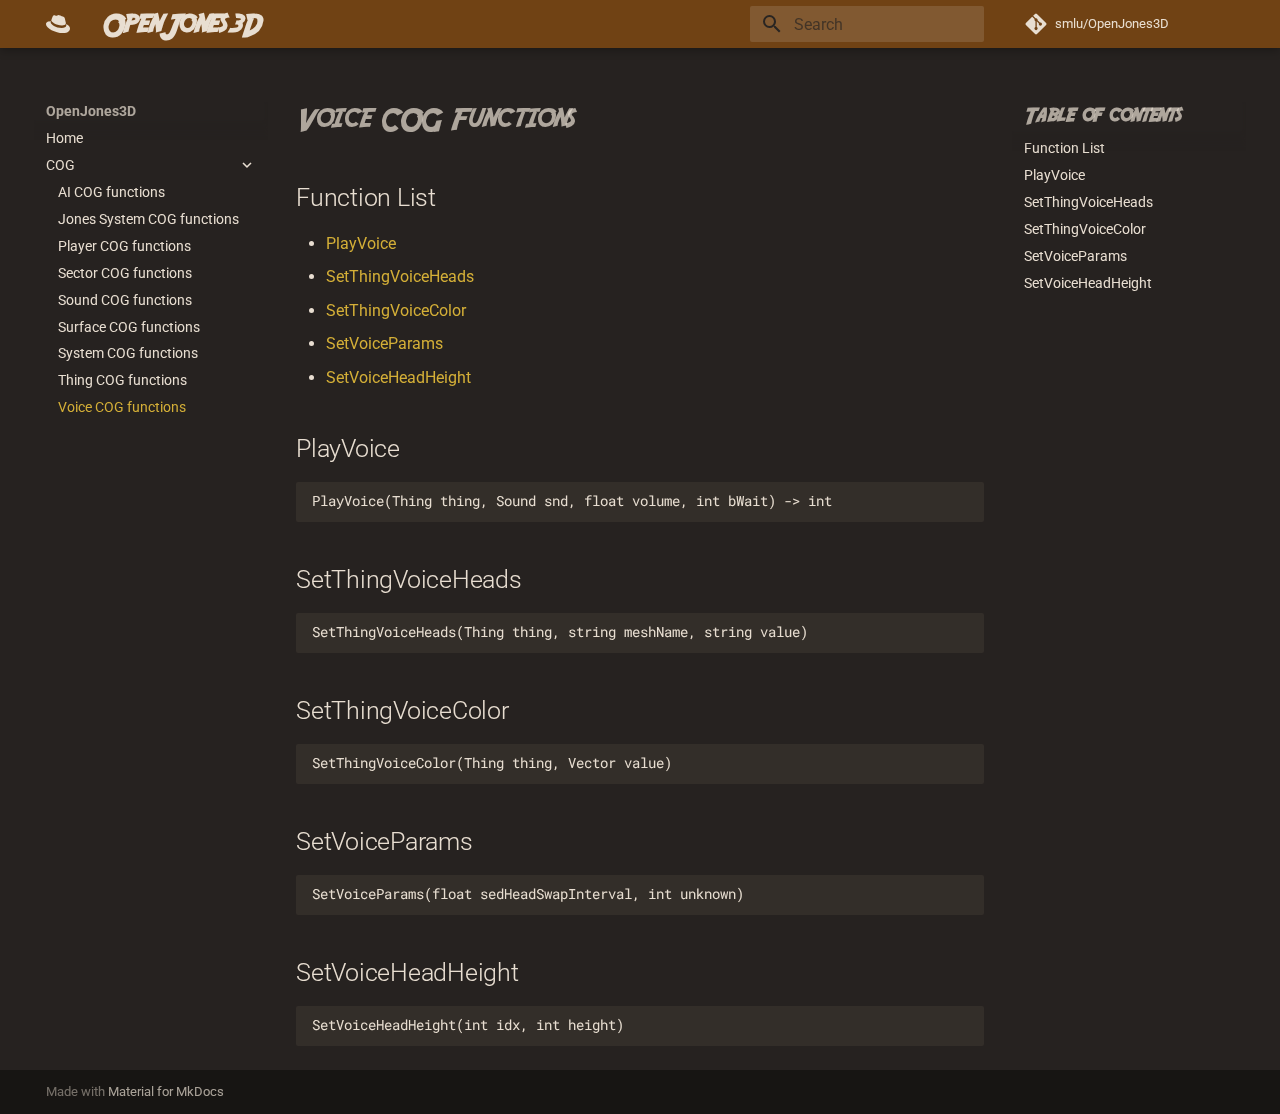
<file: cog/cog_voice/index.html>
<!doctype html>
<html lang="en" class="no-js">
  <head>
    
      <meta charset="utf-8">
      <meta name="viewport" content="width=device-width,initial-scale=1">
      
      
      
      
        <link rel="prev" href="../cog_thing/">
      
      
      
      <link rel="icon" href="../../assets/img/favicon.svg">
      <meta name="generator" content="mkdocs-1.6.1, mkdocs-material-9.6.9">
    
    
      
        <title>Voice COG functions - OpenJones3D</title>
      
    
    
      <link rel="stylesheet" href="../../assets/stylesheets/main.4af4bdda.min.css">
      
        
        <link rel="stylesheet" href="../../assets/stylesheets/palette.06af60db.min.css">
      
      
  
  
    
    
  
  
  <style>:root{--md-admonition-icon--note:url('data:image/svg+xml;charset=utf-8,%3Csvg%20xmlns%3D%22http%3A//www.w3.org/2000/svg%22%20viewBox%3D%220%200%2024%2024%22%3E%3Cpath%20d%3D%22M17.8%2020c-.4%201.2-1.5%202-2.8%202H5c-1.7%200-3-1.3-3-3v-1h12.2c.4%201.2%201.5%202%202.8%202zM19%202c1.7%200%203%201.3%203%203v1h-2V5c0-.6-.4-1-1-1s-1%20.4-1%201v13h-1c-.6%200-1-.4-1-1v-1H5V5c0-1.7%201.3-3%203-3zM8%206v2h7V6zm0%204v2h6v-2z%22/%3E%3C/svg%3E');}</style>



    
    
      
    
    
      
        
        
        <link rel="preconnect" href="https://fonts.gstatic.com" crossorigin>
        <link rel="stylesheet" href="https://fonts.googleapis.com/css?family=Roboto:300,300i,400,400i,700,700i%7CRoboto+Mono:400,400i,700,700i&display=fallback">
        <style>:root{--md-text-font:"Roboto";--md-code-font:"Roboto Mono"}</style>
      
    
    
      <link rel="stylesheet" href="../../assets/extra.css">
    
    <script>__md_scope=new URL("../..",location),__md_hash=e=>[...e].reduce(((e,_)=>(e<<5)-e+_.charCodeAt(0)),0),__md_get=(e,_=localStorage,t=__md_scope)=>JSON.parse(_.getItem(t.pathname+"."+e)),__md_set=(e,_,t=localStorage,a=__md_scope)=>{try{t.setItem(a.pathname+"."+e,JSON.stringify(_))}catch(e){}}</script>
    
      

    
    
    
  </head>
  
  
    
    
    
    
    
    <body dir="ltr" data-md-color-scheme="indy" data-md-color-primary="indigo" data-md-color-accent="indigo">
  
    
    <input class="md-toggle" data-md-toggle="drawer" type="checkbox" id="__drawer" autocomplete="off">
    <input class="md-toggle" data-md-toggle="search" type="checkbox" id="__search" autocomplete="off">
    <label class="md-overlay" for="__drawer"></label>
    <div data-md-component="skip">
      
        
        <a href="#voice-cog-functions" class="md-skip">
          Skip to content
        </a>
      
    </div>
    <div data-md-component="announce">
      
    </div>
    
    
      

  

<header class="md-header md-header--shadow" data-md-component="header">
  <nav class="md-header__inner md-grid" aria-label="Header">
    <a href="../.." title="OpenJones3D" class="md-header__button md-logo" aria-label="OpenJones3D" data-md-component="logo">
      
  
  <svg xmlns="http://www.w3.org/2000/svg" viewBox="0 0 24 24"><path d="M16.009 13.386c1.577 0 3.86-.326 3.86-2.202a1.8 1.8 0 0 0-.04-.431l-.94-4.08c-.216-.898-.406-1.305-1.982-2.093-1.223-.625-3.888-1.658-4.676-1.658-.733 0-.947.946-1.822.946-.842 0-1.467-.706-2.255-.706-.757 0-1.25.515-1.63 1.576 0 0-1.06 2.99-1.197 3.424a.8.8 0 0 0-.028.245c0 1.162 4.577 4.974 10.71 4.974m4.101-1.435c.218 1.032.218 1.14.218 1.277 0 1.765-1.984 2.745-4.593 2.745-5.895.004-11.06-3.451-11.06-5.734a2.3 2.3 0 0 1 .19-.925C2.746 9.415 0 9.794 0 12.217c0 3.969 9.405 8.861 16.851 8.861 5.71 0 7.149-2.582 7.149-4.62 0-1.605-1.387-3.425-3.887-4.512"/></svg>

    </a>
    <label class="md-header__button md-icon" for="__drawer">
      
      <svg xmlns="http://www.w3.org/2000/svg" viewBox="0 0 24 24"><path d="M3 6h18v2H3zm0 5h18v2H3zm0 5h18v2H3z"/></svg>
    </label>
    <div class="md-header__title" data-md-component="header-title">
      <div class="md-header__ellipsis">
        <div class="md-header__topic">
          <span class="md-ellipsis">
            OpenJones3D
          </span>
        </div>
        <div class="md-header__topic" data-md-component="header-topic">
          <span class="md-ellipsis">
            
              Voice COG functions
            
          </span>
        </div>
      </div>
    </div>
    
      
    
    
    
    
      <label class="md-header__button md-icon" for="__search">
        
        <svg xmlns="http://www.w3.org/2000/svg" viewBox="0 0 24 24"><path d="M9.5 3A6.5 6.5 0 0 1 16 9.5c0 1.61-.59 3.09-1.56 4.23l.27.27h.79l5 5-1.5 1.5-5-5v-.79l-.27-.27A6.52 6.52 0 0 1 9.5 16 6.5 6.5 0 0 1 3 9.5 6.5 6.5 0 0 1 9.5 3m0 2C7 5 5 7 5 9.5S7 14 9.5 14 14 12 14 9.5 12 5 9.5 5"/></svg>
      </label>
      <div class="md-search" data-md-component="search" role="dialog">
  <label class="md-search__overlay" for="__search"></label>
  <div class="md-search__inner" role="search">
    <form class="md-search__form" name="search">
      <input type="text" class="md-search__input" name="query" aria-label="Search" placeholder="Search" autocapitalize="off" autocorrect="off" autocomplete="off" spellcheck="false" data-md-component="search-query" required>
      <label class="md-search__icon md-icon" for="__search">
        
        <svg xmlns="http://www.w3.org/2000/svg" viewBox="0 0 24 24"><path d="M9.5 3A6.5 6.5 0 0 1 16 9.5c0 1.61-.59 3.09-1.56 4.23l.27.27h.79l5 5-1.5 1.5-5-5v-.79l-.27-.27A6.52 6.52 0 0 1 9.5 16 6.5 6.5 0 0 1 3 9.5 6.5 6.5 0 0 1 9.5 3m0 2C7 5 5 7 5 9.5S7 14 9.5 14 14 12 14 9.5 12 5 9.5 5"/></svg>
        
        <svg xmlns="http://www.w3.org/2000/svg" viewBox="0 0 24 24"><path d="M20 11v2H8l5.5 5.5-1.42 1.42L4.16 12l7.92-7.92L13.5 5.5 8 11z"/></svg>
      </label>
      <nav class="md-search__options" aria-label="Search">
        
        <button type="reset" class="md-search__icon md-icon" title="Clear" aria-label="Clear" tabindex="-1">
          
          <svg xmlns="http://www.w3.org/2000/svg" viewBox="0 0 24 24"><path d="M19 6.41 17.59 5 12 10.59 6.41 5 5 6.41 10.59 12 5 17.59 6.41 19 12 13.41 17.59 19 19 17.59 13.41 12z"/></svg>
        </button>
      </nav>
      
    </form>
    <div class="md-search__output">
      <div class="md-search__scrollwrap" tabindex="0" data-md-scrollfix>
        <div class="md-search-result" data-md-component="search-result">
          <div class="md-search-result__meta">
            Initializing search
          </div>
          <ol class="md-search-result__list" role="presentation"></ol>
        </div>
      </div>
    </div>
  </div>
</div>
    
    
      <div class="md-header__source">
        <a href="https://github.com/smlu/OpenJones3D/" title="Go to repository" class="md-source" data-md-component="source">
  <div class="md-source__icon md-icon">
    
    <svg xmlns="http://www.w3.org/2000/svg" viewBox="0 0 448 512"><!--! Font Awesome Free 6.7.2 by @fontawesome - https://fontawesome.com License - https://fontawesome.com/license/free (Icons: CC BY 4.0, Fonts: SIL OFL 1.1, Code: MIT License) Copyright 2024 Fonticons, Inc.--><path d="M439.55 236.05 244 40.45a28.87 28.87 0 0 0-40.81 0l-40.66 40.63 51.52 51.52c27.06-9.14 52.68 16.77 43.39 43.68l49.66 49.66c34.23-11.8 61.18 31 35.47 56.69-26.49 26.49-70.21-2.87-56-37.34L240.22 199v121.85c25.3 12.54 22.26 41.85 9.08 55a34.34 34.34 0 0 1-48.55 0c-17.57-17.6-11.07-46.91 11.25-56v-123c-20.8-8.51-24.6-30.74-18.64-45L142.57 101 8.45 235.14a28.86 28.86 0 0 0 0 40.81l195.61 195.6a28.86 28.86 0 0 0 40.8 0l194.69-194.69a28.86 28.86 0 0 0 0-40.81"/></svg>
  </div>
  <div class="md-source__repository">
    smlu/OpenJones3D
  </div>
</a>
      </div>
    
  </nav>
  
</header>
    
    <div class="md-container" data-md-component="container">
      
      
        
          
        
      
      <main class="md-main" data-md-component="main">
        <div class="md-main__inner md-grid">
          
            
              
              <div class="md-sidebar md-sidebar--primary" data-md-component="sidebar" data-md-type="navigation" >
                <div class="md-sidebar__scrollwrap">
                  <div class="md-sidebar__inner">
                    



<nav class="md-nav md-nav--primary" aria-label="Navigation" data-md-level="0">
  <label class="md-nav__title" for="__drawer">
    <a href="../.." title="OpenJones3D" class="md-nav__button md-logo" aria-label="OpenJones3D" data-md-component="logo">
      
  
  <svg xmlns="http://www.w3.org/2000/svg" viewBox="0 0 24 24"><path d="M16.009 13.386c1.577 0 3.86-.326 3.86-2.202a1.8 1.8 0 0 0-.04-.431l-.94-4.08c-.216-.898-.406-1.305-1.982-2.093-1.223-.625-3.888-1.658-4.676-1.658-.733 0-.947.946-1.822.946-.842 0-1.467-.706-2.255-.706-.757 0-1.25.515-1.63 1.576 0 0-1.06 2.99-1.197 3.424a.8.8 0 0 0-.028.245c0 1.162 4.577 4.974 10.71 4.974m4.101-1.435c.218 1.032.218 1.14.218 1.277 0 1.765-1.984 2.745-4.593 2.745-5.895.004-11.06-3.451-11.06-5.734a2.3 2.3 0 0 1 .19-.925C2.746 9.415 0 9.794 0 12.217c0 3.969 9.405 8.861 16.851 8.861 5.71 0 7.149-2.582 7.149-4.62 0-1.605-1.387-3.425-3.887-4.512"/></svg>

    </a>
    OpenJones3D
  </label>
  
    <div class="md-nav__source">
      <a href="https://github.com/smlu/OpenJones3D/" title="Go to repository" class="md-source" data-md-component="source">
  <div class="md-source__icon md-icon">
    
    <svg xmlns="http://www.w3.org/2000/svg" viewBox="0 0 448 512"><!--! Font Awesome Free 6.7.2 by @fontawesome - https://fontawesome.com License - https://fontawesome.com/license/free (Icons: CC BY 4.0, Fonts: SIL OFL 1.1, Code: MIT License) Copyright 2024 Fonticons, Inc.--><path d="M439.55 236.05 244 40.45a28.87 28.87 0 0 0-40.81 0l-40.66 40.63 51.52 51.52c27.06-9.14 52.68 16.77 43.39 43.68l49.66 49.66c34.23-11.8 61.18 31 35.47 56.69-26.49 26.49-70.21-2.87-56-37.34L240.22 199v121.85c25.3 12.54 22.26 41.85 9.08 55a34.34 34.34 0 0 1-48.55 0c-17.57-17.6-11.07-46.91 11.25-56v-123c-20.8-8.51-24.6-30.74-18.64-45L142.57 101 8.45 235.14a28.86 28.86 0 0 0 0 40.81l195.61 195.6a28.86 28.86 0 0 0 40.8 0l194.69-194.69a28.86 28.86 0 0 0 0-40.81"/></svg>
  </div>
  <div class="md-source__repository">
    smlu/OpenJones3D
  </div>
</a>
    </div>
  
  <ul class="md-nav__list" data-md-scrollfix>
    
      
      
  
  
  
  
    <li class="md-nav__item">
      <a href="../.." class="md-nav__link">
        
  
  <span class="md-ellipsis">
    Home
    
  </span>
  

      </a>
    </li>
  

    
      
      
  
  
    
  
  
  
    
    
      
        
          
        
      
        
      
        
      
        
      
        
      
        
      
        
      
        
      
        
      
        
      
    
    
    
    <li class="md-nav__item md-nav__item--active md-nav__item--nested">
      
        
        
        <input class="md-nav__toggle md-toggle " type="checkbox" id="__nav_2" checked>
        
          
          
          <div class="md-nav__link md-nav__container">
            <a href="../" class="md-nav__link ">
              
  
  <span class="md-ellipsis">
    COG
    
  </span>
  

            </a>
            
              
              <label class="md-nav__link " for="__nav_2" id="__nav_2_label" tabindex="0">
                <span class="md-nav__icon md-icon"></span>
              </label>
            
          </div>
        
        <nav class="md-nav" data-md-level="1" aria-labelledby="__nav_2_label" aria-expanded="true">
          <label class="md-nav__title" for="__nav_2">
            <span class="md-nav__icon md-icon"></span>
            COG
          </label>
          <ul class="md-nav__list" data-md-scrollfix>
            
              
            
              
                
  
  
  
  
    <li class="md-nav__item">
      <a href="../cog_ai/" class="md-nav__link">
        
  
  <span class="md-ellipsis">
    AI COG functions
    
  </span>
  

      </a>
    </li>
  

              
            
              
                
  
  
  
  
    <li class="md-nav__item">
      <a href="../cog_jones/" class="md-nav__link">
        
  
  <span class="md-ellipsis">
    Jones System COG functions
    
  </span>
  

      </a>
    </li>
  

              
            
              
                
  
  
  
  
    <li class="md-nav__item">
      <a href="../cog_player/" class="md-nav__link">
        
  
  <span class="md-ellipsis">
    Player COG functions
    
  </span>
  

      </a>
    </li>
  

              
            
              
                
  
  
  
  
    <li class="md-nav__item">
      <a href="../cog_sector/" class="md-nav__link">
        
  
  <span class="md-ellipsis">
    Sector COG functions
    
  </span>
  

      </a>
    </li>
  

              
            
              
                
  
  
  
  
    <li class="md-nav__item">
      <a href="../cog_sound/" class="md-nav__link">
        
  
  <span class="md-ellipsis">
    Sound COG functions
    
  </span>
  

      </a>
    </li>
  

              
            
              
                
  
  
  
  
    <li class="md-nav__item">
      <a href="../cog_surface/" class="md-nav__link">
        
  
  <span class="md-ellipsis">
    Surface COG functions
    
  </span>
  

      </a>
    </li>
  

              
            
              
                
  
  
  
  
    <li class="md-nav__item">
      <a href="../cog_system/" class="md-nav__link">
        
  
  <span class="md-ellipsis">
    System COG functions
    
  </span>
  

      </a>
    </li>
  

              
            
              
                
  
  
  
  
    <li class="md-nav__item">
      <a href="../cog_thing/" class="md-nav__link">
        
  
  <span class="md-ellipsis">
    Thing COG functions
    
  </span>
  

      </a>
    </li>
  

              
            
              
                
  
  
    
  
  
  
    <li class="md-nav__item md-nav__item--active">
      
      <input class="md-nav__toggle md-toggle" type="checkbox" id="__toc">
      
      
        
      
      
        <label class="md-nav__link md-nav__link--active" for="__toc">
          
  
  <span class="md-ellipsis">
    Voice COG functions
    
  </span>
  

          <span class="md-nav__icon md-icon"></span>
        </label>
      
      <a href="./" class="md-nav__link md-nav__link--active">
        
  
  <span class="md-ellipsis">
    Voice COG functions
    
  </span>
  

      </a>
      
        

<nav class="md-nav md-nav--secondary" aria-label="Table of contents">
  
  
  
    
  
  
    <label class="md-nav__title" for="__toc">
      <span class="md-nav__icon md-icon"></span>
      Table of contents
    </label>
    <ul class="md-nav__list" data-md-component="toc" data-md-scrollfix>
      
        <li class="md-nav__item">
  <a href="#function-list" class="md-nav__link">
    <span class="md-ellipsis">
      Function List
    </span>
  </a>
  
</li>
      
        <li class="md-nav__item">
  <a href="#playvoice" class="md-nav__link">
    <span class="md-ellipsis">
      PlayVoice
    </span>
  </a>
  
</li>
      
        <li class="md-nav__item">
  <a href="#setthingvoiceheads" class="md-nav__link">
    <span class="md-ellipsis">
      SetThingVoiceHeads
    </span>
  </a>
  
</li>
      
        <li class="md-nav__item">
  <a href="#setthingvoicecolor" class="md-nav__link">
    <span class="md-ellipsis">
      SetThingVoiceColor
    </span>
  </a>
  
</li>
      
        <li class="md-nav__item">
  <a href="#setvoiceparams" class="md-nav__link">
    <span class="md-ellipsis">
      SetVoiceParams
    </span>
  </a>
  
</li>
      
        <li class="md-nav__item">
  <a href="#setvoiceheadheight" class="md-nav__link">
    <span class="md-ellipsis">
      SetVoiceHeadHeight
    </span>
  </a>
  
</li>
      
    </ul>
  
</nav>
      
    </li>
  

              
            
          </ul>
        </nav>
      
    </li>
  

    
  </ul>
</nav>
                  </div>
                </div>
              </div>
            
            
              
              <div class="md-sidebar md-sidebar--secondary" data-md-component="sidebar" data-md-type="toc" >
                <div class="md-sidebar__scrollwrap">
                  <div class="md-sidebar__inner">
                    

<nav class="md-nav md-nav--secondary" aria-label="Table of contents">
  
  
  
    
  
  
    <label class="md-nav__title" for="__toc">
      <span class="md-nav__icon md-icon"></span>
      Table of contents
    </label>
    <ul class="md-nav__list" data-md-component="toc" data-md-scrollfix>
      
        <li class="md-nav__item">
  <a href="#function-list" class="md-nav__link">
    <span class="md-ellipsis">
      Function List
    </span>
  </a>
  
</li>
      
        <li class="md-nav__item">
  <a href="#playvoice" class="md-nav__link">
    <span class="md-ellipsis">
      PlayVoice
    </span>
  </a>
  
</li>
      
        <li class="md-nav__item">
  <a href="#setthingvoiceheads" class="md-nav__link">
    <span class="md-ellipsis">
      SetThingVoiceHeads
    </span>
  </a>
  
</li>
      
        <li class="md-nav__item">
  <a href="#setthingvoicecolor" class="md-nav__link">
    <span class="md-ellipsis">
      SetThingVoiceColor
    </span>
  </a>
  
</li>
      
        <li class="md-nav__item">
  <a href="#setvoiceparams" class="md-nav__link">
    <span class="md-ellipsis">
      SetVoiceParams
    </span>
  </a>
  
</li>
      
        <li class="md-nav__item">
  <a href="#setvoiceheadheight" class="md-nav__link">
    <span class="md-ellipsis">
      SetVoiceHeadHeight
    </span>
  </a>
  
</li>
      
    </ul>
  
</nav>
                  </div>
                </div>
              </div>
            
          
          
            <div class="md-content" data-md-component="content">
              <article class="md-content__inner md-typeset">
                
                  


  
  


<h1 id="voice-cog-functions">Voice COG Functions</h1>
<h2 id="function-list">Function List</h2>
<ul>
<li><a href="#playvoice">PlayVoice</a></li>
<li><a href="#setthingvoiceheads">SetThingVoiceHeads</a></li>
<li><a href="#setthingvoicecolor">SetThingVoiceColor</a></li>
<li><a href="#setvoiceparams">SetVoiceParams</a></li>
<li><a href="#setvoiceheadheight">SetVoiceHeadHeight</a></li>
</ul>
<h2 id="playvoice">PlayVoice</h2>
<div class="highlight"><pre><span></span><code>PlayVoice(Thing thing, Sound snd, float volume, int bWait) -&gt; int
</code></pre></div>
<h2 id="setthingvoiceheads">SetThingVoiceHeads</h2>
<div class="highlight"><pre><span></span><code>SetThingVoiceHeads(Thing thing, string meshName, string value)
</code></pre></div>
<h2 id="setthingvoicecolor">SetThingVoiceColor</h2>
<div class="highlight"><pre><span></span><code>SetThingVoiceColor(Thing thing, Vector value)
</code></pre></div>
<h2 id="setvoiceparams">SetVoiceParams</h2>
<div class="highlight"><pre><span></span><code>SetVoiceParams(float sedHeadSwapInterval, int unknown)
</code></pre></div>
<h2 id="setvoiceheadheight">SetVoiceHeadHeight</h2>
<div class="highlight"><pre><span></span><code>SetVoiceHeadHeight(int idx, int height)
</code></pre></div>












                
              </article>
            </div>
          
          
<script>var target=document.getElementById(location.hash.slice(1));target&&target.name&&(target.checked=target.name.startsWith("__tabbed_"))</script>
        </div>
        
          <button type="button" class="md-top md-icon" data-md-component="top" hidden>
  
  <svg xmlns="http://www.w3.org/2000/svg" viewBox="0 0 24 24"><path d="M13 20h-2V8l-5.5 5.5-1.42-1.42L12 4.16l7.92 7.92-1.42 1.42L13 8z"/></svg>
  Back to top
</button>
        
      </main>
      
        <footer class="md-footer">
  
  <div class="md-footer-meta md-typeset">
    <div class="md-footer-meta__inner md-grid">
      <div class="md-copyright">
  
  
    Made with
    <a href="https://squidfunk.github.io/mkdocs-material/" target="_blank" rel="noopener">
      Material for MkDocs
    </a>
  
</div>
      
    </div>
  </div>
</footer>
      
    </div>
    <div class="md-dialog" data-md-component="dialog">
      <div class="md-dialog__inner md-typeset"></div>
    </div>
    
    
    <script id="__config" type="application/json">{"base": "../..", "features": ["navigation.indexes", "navigation.top"], "search": "../../assets/javascripts/workers/search.f8cc74c7.min.js", "translations": {"clipboard.copied": "Copied to clipboard", "clipboard.copy": "Copy to clipboard", "search.result.more.one": "1 more on this page", "search.result.more.other": "# more on this page", "search.result.none": "No matching documents", "search.result.one": "1 matching document", "search.result.other": "# matching documents", "search.result.placeholder": "Type to start searching", "search.result.term.missing": "Missing", "select.version": "Select version"}}</script>
    
    
      <script src="../../assets/javascripts/bundle.c8b220af.min.js"></script>
      
    
  </body>
</html>
</file>
<file: assets/extra.css>
@font-face {
  font-family: 'Adventure';
  src: url('../assets/fonts/adventure.otf') format('opentype');
  font-weight: normal;
  font-style: normal;
}

/* Apply it to headers */
h1 {
  font-family: 'Adventure', sans-serif;
}

.md-header__title {
  font-family: 'Adventure', sans-serif;
  font-size: 1.5rem;
}

.md-ellipsis {
  display: inline-block; /* Ensure it respects text width */
  max-width: none; /* Remove any width restrictions */
  overflow: visible; /* Prevent clipping */
  white-space: nowrap; /* Prevent line breaks */
  text-overflow: unset; /* Ensure full text is displayed */
}

/* Section navigation titles */
.md-nav--secondary .md-nav__title {
  font-size: 1.1rem;
  font-family: 'Adventure', sans-serif;
}

[data-md-color-scheme="indy"] {
    /* Primary colors - Dark Indiana Jones leather */
    --md-primary-fg-color:               #704214; /* Darker Saddle Brown - Indy's weathered leather jacket */
    --md-primary-fg-color--light:        #8B4513; /* Original leather color */
    --md-primary-fg-color--dark:         #45290D; /* Very dark leather */
    --md-primary-bg-color:               #292522; /* Dark aged parchment */
    --md-primary-bg-color--light:        rgba(41, 37, 34, 0.7); /* Dark parchment with transparency */
  
    /* Accent colors - subdued archaeological gold */
    --md-accent-fg-color:                #B8860B; /* Dark Goldenrod - artifacts/treasures */
    --md-accent-fg-color--transparent:   rgba(184, 134, 11, 0.1); /* Transparent gold */
    --md-accent-bg-color:                #292522; /* Dark aged parchment */
    --md-accent-bg-color--light:         rgba(41, 37, 34, 0.7); /* Dark parchment with transparency */
  
    /* Default colors */
    --md-default-fg-color:               #E8DED1; /* Light sandy color for text - high contrast */
    --md-default-fg-color--light:        rgba(232, 222, 209, 0.7); /* Light sandy with transparency */
    --md-default-fg-color--lighter:      rgba(232, 222, 209, 0.3); /* Light sandy with more transparency */
    --md-default-fg-color--lightest:     rgba(232, 222, 209, 0.12); /* Light sandy with most transparency */
    --md-default-bg-color:               #262220; /* Dark brown background - aged temple wall */
    --md-default-bg-color--light:        rgba(38, 34, 32, 0.7); /* Dark brown with transparency */
    --md-default-bg-color--lighter:      rgba(38, 34, 32, 0.3); /* Dark brown with more transparency */
    --md-default-bg-color--lightest:     rgba(38, 34, 32, 0.12); /* Dark brown with most transparency */
  
    /* Code colors - ancient scroll in dim light */
    --md-code-fg-color:                  #E8DED1; /* Light sandy color for text */
    --md-code-bg-color:                  #332E29; /* Slightly lighter brown for code blocks */
  
    /* Code highlighting colors */
    --md-code-hl-color:                  #D4AF37; /* Gold */
    --md-code-hl-color--light:           rgba(212, 175, 55, 0.15); /* Gold with transparency */
    --md-code-hl-number-color:           #D9794E; /* Muted clay red */
    --md-code-hl-special-color:          #C79C60; /* Muted tan */
    --md-code-hl-function-color:         #D4AF37; /* Gold */
    --md-code-hl-constant-color:         #D6BA73; /* Light gold */
    --md-code-hl-keyword-color:          #B4632C; /* Rust/clay color - muted */
    --md-code-hl-string-color:           #7D956D; /* Muted jungle green */
    --md-code-hl-name-color:             #E8DED1; /* Light sandy color for text */
    --md-code-hl-operator-color:         rgba(232, 222, 209, 0.7); /* Light sandy with transparency */
    --md-code-hl-punctuation-color:      rgba(232, 222, 209, 0.7); /* Light sandy with transparency */
    --md-code-hl-comment-color:          rgba(232, 222, 209, 0.5); /* Light sandy with more transparency */
    --md-code-hl-generic-color:          rgba(232, 222, 209, 0.7); /* Light sandy with transparency */
    --md-code-hl-variable-color:         rgba(232, 222, 209, 0.7); /* Light sandy with transparency */
  
    /* Typeset colors */
    --md-typeset-color:                  #E8DED1; /* Light sandy color for text */
    --md-typeset-a-color:                #D4AF37; /* Gold links */
    --md-typeset-del-color:              rgba(244, 67, 54, 0.15); /* Red with transparency */
    --md-typeset-ins-color:              rgba(125, 149, 109, 0.15); /* Muted jungle green with transparency */
    --md-typeset-kbd-color:              #332E29; /* Slightly lighter brown for kbd */
    --md-typeset-kbd-accent-color:       #B8860B; /* Dark Goldenrod */
    --md-typeset-kbd-border-color:       #704214; /* Darker Saddle Brown */
    --md-typeset-mark-color:             rgba(184, 134, 11, 0.2); /* Dark Goldenrod with transparency */
    --md-typeset-table-color:            rgba(232, 222, 209, 0.12); /* Light sandy with transparency */
    --md-typeset-table-color--light:     rgba(232, 222, 209, 0.035); /* Light sandy with more transparency */
  
    /* Admonition colors - customize all admonitions with Indiana Jones theme */
    --md-admonition-fg-color:            #E8DED1; /* Light sandy color for text */
    --md-admonition-bg-color:            #332E29; /* Slightly lighter brown for admonitions */
  
    /* Note admonition - now more neutral and dimmer */
    --md-admonition-note-color:          #777777; /* Neutral gray - like pencil notes */
  
    /* Abstract admonition - temple carvings */
    --md-admonition-abstract-color:      #B8AC94; /* Muted stone color */
  
    /* Info admonition - ancient knowledge */
    --md-admonition-info-color:          #8BA3B0; /* Muted dusty blue - like ancient pottery */
  
    /* Tip admonition - treasure map */
    --md-admonition-tip-color:           #D4AF37; /* Gold */
  
    /* Success admonition - found the treasure */
    --md-admonition-success-color:       #7D956D; /* Muted jungle green */
  
    /* Question admonition - mysterious puzzle */
    --md-admonition-question-color:      #A89476; /* Muted sand color */
  
    /* Warning admonition - trap ahead */
    --md-admonition-warning-color:       #D9794E; /* Muted clay red */
  
    /* Failure admonition - boulder trap */
    --md-admonition-failure-color:       #C54D2F; /* Darker clay red */
  
    /* Danger admonition - deadly danger */
    --md-admonition-danger-color:        #AF3029; /* Dark red - blood/danger */
  
    /* Bug admonition - snake pit */
    --md-admonition-bug-color:           #8F704D; /* Snake brown */
  
    /* Example admonition - ancient relic */
    --md-admonition-example-color:       #C8B083; /* Lighter muted tan */
  
    /* Quote admonition - ancient wisdom */
    --md-admonition-quote-color:         #9C9082; /* Muted stone gray */
  
    /* Footer colors - dark temple stone */
    --md-footer-fg-color:                #E8DED1; /* Light sandy color for text */
    --md-footer-fg-color--light:         rgba(232, 222, 209, 0.7); /* Light sandy with transparency */
    --md-footer-fg-color--lighter:       rgba(232, 222, 209, 0.45); /* Light sandy with more transparency */
    --md-footer-bg-color:                #1E1B19; /* Very dark brown - darker than main background */
    --md-footer-bg-color--dark:          #171513; /* Extremely dark brown */
  
    /* Shadow colors - deeper temple shadows */
    --md-shadow-z1:
      0 0.25rem 0.625rem rgba(0, 0, 0, 0.1),
      0 0 0.0625rem rgba(0, 0, 0, 0.25);
    --md-shadow-z2:
      0 0.25rem 0.625rem rgba(0, 0, 0, 0.2),
      0 0 0.0625rem rgba(0, 0, 0, 0.35);
    --md-shadow-z3:
      0 0.25rem 0.625rem rgba(0, 0, 0, 0.3),
      0 0 0.0625rem rgba(0, 0, 0, 0.45);

    /* Indiana Jones theme for MkDocs Material note admonition */

    /* Note admonition - to match the --md-admonition-note-color value from your theme */
    .md-typeset .admonition.note,
    .md-typeset details.note {
      border-color: #777777; /* Neutral gray - like pencil notes */
    }

    /* Title area background */
    .md-typeset .note > .admonition-title,
    .md-typeset .note > summary {
      background-color: rgba(119, 119, 119, 0.1); /* Lighter version of the note gray */
      color: #E8DED1; /* Light sandy color from your theme */
    }

    /* Icon color */
    .md-typeset .note > .admonition-title::before,
    .md-typeset .note > summary::before {
      background-color: #777777; /* Neutral gray - like pencil notes */
      -webkit-mask-image: var(--md-admonition-icon--note);
              mask-image: var(--md-admonition-icon--note);
    }

    /* Content area */
    .md-typeset .note {
      background-color: #332E29; /* Slightly lighter brown for admonitions from your theme */
      color: #E8DED1; /* Light sandy color from your theme */
    }

    /* Hover effect for collapsible admonitions */
    .md-typeset details.note:hover {
      border-color: #8B8B8B; /* Slightly lighter gray on hover */
    }

    /* Adjust the background color when the admonition is expanded */
    .md-typeset details.note[open] > .admonition-title,
    .md-typeset details.note[open] > summary {
      background-color: rgba(119, 119, 119, 0.15); /* Slightly darker when open */
    }

    .md-header__title {
      color: var(--md-default-fg-color);
    }

    /* GitHub icon/link in navbar */
    .md-header__source {
      color: var(--md-default-fg-color);
    }

    .md-header__button {
      color: var(--md-default-fg-color);
    }

    .md-search__form {
      background-color: #815931;
    }

    /* Hardcoded material theme "responsiveness" start */
    @media (max-width: 1219px) {
      .md-nav__source {
        color: var(--md-default-fg-color);
      }

      .md-nav__button {
        color: var(--md-default-fg-color);
      }

      .md-nav__title {
        color: var(--md-default-fg-color) !important;
        font-family: 'Adventure', sans-serif;
        font-size: 1.3rem;
      }
    }
}
</file>
<file: assets/stylesheets/main.4af4bdda.min.css>
@charset "UTF-8";html{-webkit-text-size-adjust:none;-moz-text-size-adjust:none;text-size-adjust:none;box-sizing:border-box}*,:after,:before{box-sizing:inherit}@media (prefers-reduced-motion){*,:after,:before{transition:none!important}}body{margin:0}a,button,input,label{-webkit-tap-highlight-color:transparent}a{color:inherit;text-decoration:none}hr{border:0;box-sizing:initial;display:block;height:.05rem;overflow:visible;padding:0}small{font-size:80%}sub,sup{line-height:1em}img{border-style:none}table{border-collapse:initial;border-spacing:0}td,th{font-weight:400;vertical-align:top}button{background:#0000;border:0;font-family:inherit;font-size:inherit;margin:0;padding:0}input{border:0;outline:none}:root{--md-primary-fg-color:#4051b5;--md-primary-fg-color--light:#5d6cc0;--md-primary-fg-color--dark:#303fa1;--md-primary-bg-color:#fff;--md-primary-bg-color--light:#ffffffb3;--md-accent-fg-color:#526cfe;--md-accent-fg-color--transparent:#526cfe1a;--md-accent-bg-color:#fff;--md-accent-bg-color--light:#ffffffb3}[data-md-color-scheme=default]{color-scheme:light}[data-md-color-scheme=default] img[src$="#gh-dark-mode-only"],[data-md-color-scheme=default] img[src$="#only-dark"]{display:none}:root,[data-md-color-scheme=default]{--md-hue:225deg;--md-default-fg-color:#000000de;--md-default-fg-color--light:#0000008a;--md-default-fg-color--lighter:#00000052;--md-default-fg-color--lightest:#00000012;--md-default-bg-color:#fff;--md-default-bg-color--light:#ffffffb3;--md-default-bg-color--lighter:#ffffff4d;--md-default-bg-color--lightest:#ffffff1f;--md-code-fg-color:#36464e;--md-code-bg-color:#f5f5f5;--md-code-hl-color:#4287ff;--md-code-hl-color--light:#4287ff1a;--md-code-hl-number-color:#d52a2a;--md-code-hl-special-color:#db1457;--md-code-hl-function-color:#a846b9;--md-code-hl-constant-color:#6e59d9;--md-code-hl-keyword-color:#3f6ec6;--md-code-hl-string-color:#1c7d4d;--md-code-hl-name-color:var(--md-code-fg-color);--md-code-hl-operator-color:var(--md-default-fg-color--light);--md-code-hl-punctuation-color:var(--md-default-fg-color--light);--md-code-hl-comment-color:var(--md-default-fg-color--light);--md-code-hl-generic-color:var(--md-default-fg-color--light);--md-code-hl-variable-color:var(--md-default-fg-color--light);--md-typeset-color:var(--md-default-fg-color);--md-typeset-a-color:var(--md-primary-fg-color);--md-typeset-del-color:#f5503d26;--md-typeset-ins-color:#0bd57026;--md-typeset-kbd-color:#fafafa;--md-typeset-kbd-accent-color:#fff;--md-typeset-kbd-border-color:#b8b8b8;--md-typeset-mark-color:#ffff0080;--md-typeset-table-color:#0000001f;--md-typeset-table-color--light:rgba(0,0,0,.035);--md-admonition-fg-color:var(--md-default-fg-color);--md-admonition-bg-color:var(--md-default-bg-color);--md-warning-fg-color:#000000de;--md-warning-bg-color:#ff9;--md-footer-fg-color:#fff;--md-footer-fg-color--light:#ffffffb3;--md-footer-fg-color--lighter:#ffffff73;--md-footer-bg-color:#000000de;--md-footer-bg-color--dark:#00000052;--md-shadow-z1:0 0.2rem 0.5rem #0000000d,0 0 0.05rem #0000001a;--md-shadow-z2:0 0.2rem 0.5rem #0000001a,0 0 0.05rem #00000040;--md-shadow-z3:0 0.2rem 0.5rem #0003,0 0 0.05rem #00000059}.md-icon svg{fill:currentcolor;display:block;height:1.2rem;width:1.2rem}body{-webkit-font-smoothing:antialiased;-moz-osx-font-smoothing:grayscale;--md-text-font-family:var(--md-text-font,_),-apple-system,BlinkMacSystemFont,Helvetica,Arial,sans-serif;--md-code-font-family:var(--md-code-font,_),SFMono-Regular,Consolas,Menlo,monospace}aside,body,input{font-feature-settings:"kern","liga";color:var(--md-typeset-color);font-family:var(--md-text-font-family)}code,kbd,pre{font-feature-settings:"kern";font-family:var(--md-code-font-family)}:root{--md-typeset-table-sort-icon:url('data:image/svg+xml;charset=utf-8,<svg xmlns="http://www.w3.org/2000/svg" viewBox="0 0 24 24"><path d="m18 21-4-4h3V7h-3l4-4 4 4h-3v10h3M2 19v-2h10v2M2 13v-2h7v2M2 7V5h4v2z"/></svg>');--md-typeset-table-sort-icon--asc:url('data:image/svg+xml;charset=utf-8,<svg xmlns="http://www.w3.org/2000/svg" viewBox="0 0 24 24"><path d="M19 17h3l-4 4-4-4h3V3h2M2 17h10v2H2M6 5v2H2V5m0 6h7v2H2z"/></svg>');--md-typeset-table-sort-icon--desc:url('data:image/svg+xml;charset=utf-8,<svg xmlns="http://www.w3.org/2000/svg" viewBox="0 0 24 24"><path d="M19 7h3l-4-4-4 4h3v14h2M2 17h10v2H2M6 5v2H2V5m0 6h7v2H2z"/></svg>')}.md-typeset{-webkit-print-color-adjust:exact;color-adjust:exact;font-size:.8rem;line-height:1.6;overflow-wrap:break-word}@media print{.md-typeset{font-size:.68rem}}.md-typeset blockquote,.md-typeset dl,.md-typeset figure,.md-typeset ol,.md-typeset pre,.md-typeset ul{margin-bottom:1em;margin-top:1em}.md-typeset h1{color:var(--md-default-fg-color--light);font-size:2em;line-height:1.3;margin:0 0 1.25em}.md-typeset h1,.md-typeset h2{font-weight:300;letter-spacing:-.01em}.md-typeset h2{font-size:1.5625em;line-height:1.4;margin:1.6em 0 .64em}.md-typeset h3{font-size:1.25em;font-weight:400;letter-spacing:-.01em;line-height:1.5;margin:1.6em 0 .8em}.md-typeset h2+h3{margin-top:.8em}.md-typeset h4{font-weight:700;letter-spacing:-.01em;margin:1em 0}.md-typeset h5,.md-typeset h6{color:var(--md-default-fg-color--light);font-size:.8em;font-weight:700;letter-spacing:-.01em;margin:1.25em 0}.md-typeset h5{text-transform:uppercase}.md-typeset h5 code{text-transform:none}.md-typeset hr{border-bottom:.05rem solid var(--md-default-fg-color--lightest);display:flow-root;margin:1.5em 0}.md-typeset a{color:var(--md-typeset-a-color);word-break:break-word}.md-typeset a,.md-typeset a:before{transition:color 125ms}.md-typeset a:focus,.md-typeset a:hover{color:var(--md-accent-fg-color)}.md-typeset a:focus code,.md-typeset a:hover code{background-color:var(--md-accent-fg-color--transparent)}.md-typeset a code{color:currentcolor;transition:background-color 125ms}.md-typeset a.focus-visible{outline-color:var(--md-accent-fg-color);outline-offset:.2rem}.md-typeset code,.md-typeset kbd,.md-typeset pre{color:var(--md-code-fg-color);direction:ltr;font-variant-ligatures:none}@media print{.md-typeset code,.md-typeset kbd,.md-typeset pre{white-space:pre-wrap}}.md-typeset code{background-color:var(--md-code-bg-color);border-radius:.1rem;-webkit-box-decoration-break:clone;box-decoration-break:clone;font-size:.85em;padding:0 .2941176471em;word-break:break-word}.md-typeset code:not(.focus-visible){-webkit-tap-highlight-color:transparent;outline:none}.md-typeset pre{display:flow-root;line-height:1.4;position:relative}.md-typeset pre>code{-webkit-box-decoration-break:slice;box-decoration-break:slice;box-shadow:none;display:block;margin:0;outline-color:var(--md-accent-fg-color);overflow:auto;padding:.7720588235em 1.1764705882em;scrollbar-color:var(--md-default-fg-color--lighter) #0000;scrollbar-width:thin;touch-action:auto;word-break:normal}.md-typeset pre>code:hover{scrollbar-color:var(--md-accent-fg-color) #0000}.md-typeset pre>code::-webkit-scrollbar{height:.2rem;width:.2rem}.md-typeset pre>code::-webkit-scrollbar-thumb{background-color:var(--md-default-fg-color--lighter)}.md-typeset pre>code::-webkit-scrollbar-thumb:hover{background-color:var(--md-accent-fg-color)}.md-typeset kbd{background-color:var(--md-typeset-kbd-color);border-radius:.1rem;box-shadow:0 .1rem 0 .05rem var(--md-typeset-kbd-border-color),0 .1rem 0 var(--md-typeset-kbd-border-color),0 -.1rem .2rem var(--md-typeset-kbd-accent-color) inset;color:var(--md-default-fg-color);display:inline-block;font-size:.75em;padding:0 .6666666667em;vertical-align:text-top;word-break:break-word}.md-typeset mark{background-color:var(--md-typeset-mark-color);-webkit-box-decoration-break:clone;box-decoration-break:clone;color:inherit;word-break:break-word}.md-typeset abbr{border-bottom:.05rem dotted var(--md-default-fg-color--light);cursor:help;text-decoration:none}.md-typeset small{opacity:.75}[dir=ltr] .md-typeset sub,[dir=ltr] .md-typeset sup{margin-left:.078125em}[dir=rtl] .md-typeset sub,[dir=rtl] .md-typeset sup{margin-right:.078125em}[dir=ltr] .md-typeset blockquote{padding-left:.6rem}[dir=rtl] .md-typeset blockquote{padding-right:.6rem}[dir=ltr] .md-typeset blockquote{border-left:.2rem solid var(--md-default-fg-color--lighter)}[dir=rtl] .md-typeset blockquote{border-right:.2rem solid var(--md-default-fg-color--lighter)}.md-typeset blockquote{color:var(--md-default-fg-color--light);margin-left:0;margin-right:0}.md-typeset ul{list-style-type:disc}.md-typeset ul[type]{list-style-type:revert-layer}[dir=ltr] .md-typeset ol,[dir=ltr] .md-typeset ul{margin-left:.625em}[dir=rtl] .md-typeset ol,[dir=rtl] .md-typeset ul{margin-right:.625em}.md-typeset ol,.md-typeset ul{padding:0}.md-typeset ol:not([hidden]),.md-typeset ul:not([hidden]){display:flow-root}.md-typeset ol ol,.md-typeset ul ol{list-style-type:lower-alpha}.md-typeset ol ol ol,.md-typeset ul ol ol{list-style-type:lower-roman}.md-typeset ol ol ol ol,.md-typeset ul ol ol ol{list-style-type:upper-alpha}.md-typeset ol ol ol ol ol,.md-typeset ul ol ol ol ol{list-style-type:upper-roman}.md-typeset ol[type],.md-typeset ul[type]{list-style-type:revert-layer}[dir=ltr] .md-typeset ol li,[dir=ltr] .md-typeset ul li{margin-left:1.25em}[dir=rtl] .md-typeset ol li,[dir=rtl] .md-typeset ul li{margin-right:1.25em}.md-typeset ol li,.md-typeset ul li{margin-bottom:.5em}.md-typeset ol li blockquote,.md-typeset ol li p,.md-typeset ul li blockquote,.md-typeset ul li p{margin:.5em 0}.md-typeset ol li:last-child,.md-typeset ul li:last-child{margin-bottom:0}[dir=ltr] .md-typeset ol li ol,[dir=ltr] .md-typeset ol li ul,[dir=ltr] .md-typeset ul li ol,[dir=ltr] .md-typeset ul li ul{margin-left:.625em}[dir=rtl] .md-typeset ol li ol,[dir=rtl] .md-typeset ol li ul,[dir=rtl] .md-typeset ul li ol,[dir=rtl] .md-typeset ul li ul{margin-right:.625em}.md-typeset ol li ol,.md-typeset ol li ul,.md-typeset ul li ol,.md-typeset ul li ul{margin-bottom:.5em;margin-top:.5em}[dir=ltr] .md-typeset dd{margin-left:1.875em}[dir=rtl] .md-typeset dd{margin-right:1.875em}.md-typeset dd{margin-bottom:1.5em;margin-top:1em}.md-typeset img,.md-typeset svg,.md-typeset video{height:auto;max-width:100%}.md-typeset img[align=left]{margin:1em 1em 1em 0}.md-typeset img[align=right]{margin:1em 0 1em 1em}.md-typeset img[align]:only-child{margin-top:0}.md-typeset figure{display:flow-root;margin:1em auto;max-width:100%;text-align:center;width:-moz-fit-content;width:fit-content}.md-typeset figure img{display:block;margin:0 auto}.md-typeset figcaption{font-style:italic;margin:1em auto;max-width:24rem}.md-typeset iframe{max-width:100%}.md-typeset table:not([class]){background-color:var(--md-default-bg-color);border:.05rem solid var(--md-typeset-table-color);border-radius:.1rem;display:inline-block;font-size:.64rem;max-width:100%;overflow:auto;touch-action:auto}@media print{.md-typeset table:not([class]){display:table}}.md-typeset table:not([class])+*{margin-top:1.5em}.md-typeset table:not([class]) td>:first-child,.md-typeset table:not([class]) th>:first-child{margin-top:0}.md-typeset table:not([class]) td>:last-child,.md-typeset table:not([class]) th>:last-child{margin-bottom:0}.md-typeset table:not([class]) td:not([align]),.md-typeset table:not([class]) th:not([align]){text-align:left}[dir=rtl] .md-typeset table:not([class]) td:not([align]),[dir=rtl] .md-typeset table:not([class]) th:not([align]){text-align:right}.md-typeset table:not([class]) th{font-weight:700;min-width:5rem;padding:.9375em 1.25em;vertical-align:top}.md-typeset table:not([class]) td{border-top:.05rem solid var(--md-typeset-table-color);padding:.9375em 1.25em;vertical-align:top}.md-typeset table:not([class]) tbody tr{transition:background-color 125ms}.md-typeset table:not([class]) tbody tr:hover{background-color:var(--md-typeset-table-color--light);box-shadow:0 .05rem 0 var(--md-default-bg-color) inset}.md-typeset table:not([class]) a{word-break:normal}.md-typeset table th[role=columnheader]{cursor:pointer}[dir=ltr] .md-typeset table th[role=columnheader]:after{margin-left:.5em}[dir=rtl] .md-typeset table th[role=columnheader]:after{margin-right:.5em}.md-typeset table th[role=columnheader]:after{content:"";display:inline-block;height:1.2em;-webkit-mask-image:var(--md-typeset-table-sort-icon);mask-image:var(--md-typeset-table-sort-icon);-webkit-mask-repeat:no-repeat;mask-repeat:no-repeat;-webkit-mask-size:contain;mask-size:contain;transition:background-color 125ms;vertical-align:text-bottom;width:1.2em}.md-typeset table th[role=columnheader]:hover:after{background-color:var(--md-default-fg-color--lighter)}.md-typeset table th[role=columnheader][aria-sort=ascending]:after{background-color:var(--md-default-fg-color--light);-webkit-mask-image:var(--md-typeset-table-sort-icon--asc);mask-image:var(--md-typeset-table-sort-icon--asc)}.md-typeset table th[role=columnheader][aria-sort=descending]:after{background-color:var(--md-default-fg-color--light);-webkit-mask-image:var(--md-typeset-table-sort-icon--desc);mask-image:var(--md-typeset-table-sort-icon--desc)}.md-typeset__scrollwrap{margin:1em -.8rem;overflow-x:auto;touch-action:auto}.md-typeset__table{display:inline-block;margin-bottom:.5em;padding:0 .8rem}@media print{.md-typeset__table{display:block}}html .md-typeset__table table{display:table;margin:0;overflow:hidden;width:100%}@media screen and (max-width:44.984375em){.md-content__inner>pre{margin:1em -.8rem}.md-content__inner>pre code{border-radius:0}}.md-typeset .md-author{border-radius:100%;display:block;flex-shrink:0;height:1.6rem;overflow:hidden;position:relative;transition:color 125ms,transform 125ms;width:1.6rem}.md-typeset .md-author img{display:block}.md-typeset .md-author--more{background:var(--md-default-fg-color--lightest);color:var(--md-default-fg-color--lighter);font-size:.6rem;font-weight:700;line-height:1.6rem;text-align:center}.md-typeset .md-author--long{height:2.4rem;width:2.4rem}.md-typeset a.md-author{transform:scale(1)}.md-typeset a.md-author img{border-radius:100%;filter:grayscale(100%) opacity(75%);transition:filter 125ms}.md-typeset a.md-author:focus,.md-typeset a.md-author:hover{transform:scale(1.1);z-index:1}.md-typeset a.md-author:focus img,.md-typeset a.md-author:hover img{filter:grayscale(0)}.md-banner{background-color:var(--md-footer-bg-color);color:var(--md-footer-fg-color);overflow:auto}@media print{.md-banner{display:none}}.md-banner--warning{background-color:var(--md-warning-bg-color);color:var(--md-warning-fg-color)}.md-banner__inner{font-size:.7rem;margin:.6rem auto;padding:0 .8rem}[dir=ltr] .md-banner__button{float:right}[dir=rtl] .md-banner__button{float:left}.md-banner__button{color:inherit;cursor:pointer;transition:opacity .25s}.no-js .md-banner__button{display:none}.md-banner__button:hover{opacity:.7}html{font-size:125%;height:100%;overflow-x:hidden}@media screen and (min-width:100em){html{font-size:137.5%}}@media screen and (min-width:125em){html{font-size:150%}}body{background-color:var(--md-default-bg-color);display:flex;flex-direction:column;font-size:.5rem;min-height:100%;position:relative;width:100%}@media print{body{display:block}}@media screen and (max-width:59.984375em){body[data-md-scrolllock]{position:fixed}}.md-grid{margin-left:auto;margin-right:auto;max-width:61rem}.md-container{display:flex;flex-direction:column;flex-grow:1}@media print{.md-container{display:block}}.md-main{flex-grow:1}.md-main__inner{display:flex;height:100%;margin-top:1.5rem}.md-ellipsis{overflow:hidden;text-overflow:ellipsis}.md-toggle{display:none}.md-option{height:0;opacity:0;position:absolute;width:0}.md-option:checked+label:not([hidden]){display:block}.md-option.focus-visible+label{outline-color:var(--md-accent-fg-color);outline-style:auto}.md-skip{background-color:var(--md-default-fg-color);border-radius:.1rem;color:var(--md-default-bg-color);font-size:.64rem;margin:.5rem;opacity:0;outline-color:var(--md-accent-fg-color);padding:.3rem .5rem;position:fixed;transform:translateY(.4rem);z-index:-1}.md-skip:focus{opacity:1;transform:translateY(0);transition:transform .25s cubic-bezier(.4,0,.2,1),opacity 175ms 75ms;z-index:10}@page{margin:25mm}:root{--md-clipboard-icon:url('data:image/svg+xml;charset=utf-8,<svg xmlns="http://www.w3.org/2000/svg" viewBox="0 0 24 24"><path d="M19 21H8V7h11m0-2H8a2 2 0 0 0-2 2v14a2 2 0 0 0 2 2h11a2 2 0 0 0 2-2V7a2 2 0 0 0-2-2m-3-4H4a2 2 0 0 0-2 2v14h2V3h12z"/></svg>')}.md-clipboard{border-radius:.1rem;color:var(--md-default-fg-color--lightest);cursor:pointer;height:1.5em;outline-color:var(--md-accent-fg-color);outline-offset:.1rem;position:absolute;right:.5em;top:.5em;transition:color .25s;width:1.5em;z-index:1}@media print{.md-clipboard{display:none}}.md-clipboard:not(.focus-visible){-webkit-tap-highlight-color:transparent;outline:none}:hover>.md-clipboard{color:var(--md-default-fg-color--light)}.md-clipboard:focus,.md-clipboard:hover{color:var(--md-accent-fg-color)}.md-clipboard:after{background-color:currentcolor;content:"";display:block;height:1.125em;margin:0 auto;-webkit-mask-image:var(--md-clipboard-icon);mask-image:var(--md-clipboard-icon);-webkit-mask-position:center;mask-position:center;-webkit-mask-repeat:no-repeat;mask-repeat:no-repeat;-webkit-mask-size:contain;mask-size:contain;width:1.125em}.md-clipboard--inline{cursor:pointer}.md-clipboard--inline code{transition:color .25s,background-color .25s}.md-clipboard--inline:focus code,.md-clipboard--inline:hover code{background-color:var(--md-accent-fg-color--transparent);color:var(--md-accent-fg-color)}.md-typeset .md-code__content{display:grid}@keyframes consent{0%{opacity:0;transform:translateY(100%)}to{opacity:1;transform:translateY(0)}}@keyframes overlay{0%{opacity:0}to{opacity:1}}.md-consent__overlay{animation:overlay .25s both;-webkit-backdrop-filter:blur(.1rem);backdrop-filter:blur(.1rem);background-color:#0000008a;height:100%;opacity:1;position:fixed;top:0;width:100%;z-index:5}.md-consent__inner{animation:consent .5s cubic-bezier(.1,.7,.1,1) both;background-color:var(--md-default-bg-color);border:0;border-radius:.1rem;bottom:0;box-shadow:0 0 .2rem #0000001a,0 .2rem .4rem #0003;max-height:100%;overflow:auto;padding:0;position:fixed;width:100%;z-index:5}.md-consent__form{padding:.8rem}.md-consent__settings{display:none;margin:1em 0}input:checked+.md-consent__settings{display:block}.md-consent__controls{margin-bottom:.8rem}.md-typeset .md-consent__controls .md-button{display:inline}@media screen and (max-width:44.984375em){.md-typeset .md-consent__controls .md-button{display:block;margin-top:.4rem;text-align:center;width:100%}}.md-consent label{cursor:pointer}.md-content{flex-grow:1;min-width:0}.md-content__inner{margin:0 .8rem 1.2rem;padding-top:.6rem}@media screen and (min-width:76.25em){[dir=ltr] .md-sidebar--primary:not([hidden])~.md-content>.md-content__inner{margin-left:1.2rem}[dir=ltr] .md-sidebar--secondary:not([hidden])~.md-content>.md-content__inner,[dir=rtl] .md-sidebar--primary:not([hidden])~.md-content>.md-content__inner{margin-right:1.2rem}[dir=rtl] .md-sidebar--secondary:not([hidden])~.md-content>.md-content__inner{margin-left:1.2rem}}.md-content__inner:before{content:"";display:block;height:.4rem}.md-content__inner>:last-child{margin-bottom:0}[dir=ltr] .md-content__button{float:right}[dir=rtl] .md-content__button{float:left}[dir=ltr] .md-content__button{margin-left:.4rem}[dir=rtl] .md-content__button{margin-right:.4rem}.md-content__button{margin:.4rem 0;padding:0}@media print{.md-content__button{display:none}}.md-typeset .md-content__button{color:var(--md-default-fg-color--lighter)}.md-content__button svg{display:inline;vertical-align:top}[dir=rtl] .md-content__button svg{transform:scaleX(-1)}[dir=ltr] .md-dialog{right:.8rem}[dir=rtl] .md-dialog{left:.8rem}.md-dialog{background-color:var(--md-default-fg-color);border-radius:.1rem;bottom:.8rem;box-shadow:var(--md-shadow-z3);min-width:11.1rem;opacity:0;padding:.4rem .6rem;pointer-events:none;position:fixed;transform:translateY(100%);transition:transform 0ms .4s,opacity .4s;z-index:4}@media print{.md-dialog{display:none}}.md-dialog--active{opacity:1;pointer-events:auto;transform:translateY(0);transition:transform .4s cubic-bezier(.075,.85,.175,1),opacity .4s}.md-dialog__inner{color:var(--md-default-bg-color);font-size:.7rem}.md-feedback{margin:2em 0 1em;text-align:center}.md-feedback fieldset{border:none;margin:0;padding:0}.md-feedback__title{font-weight:700;margin:1em auto}.md-feedback__inner{position:relative}.md-feedback__list{display:flex;flex-wrap:wrap;place-content:baseline center;position:relative}.md-feedback__list:hover .md-icon:not(:disabled){color:var(--md-default-fg-color--lighter)}:disabled .md-feedback__list{min-height:1.8rem}.md-feedback__icon{color:var(--md-default-fg-color--light);cursor:pointer;flex-shrink:0;margin:0 .1rem;transition:color 125ms}.md-feedback__icon:not(:disabled).md-icon:hover{color:var(--md-accent-fg-color)}.md-feedback__icon:disabled{color:var(--md-default-fg-color--lightest);pointer-events:none}.md-feedback__note{opacity:0;position:relative;transform:translateY(.4rem);transition:transform .4s cubic-bezier(.1,.7,.1,1),opacity .15s}.md-feedback__note>*{margin:0 auto;max-width:16rem}:disabled .md-feedback__note{opacity:1;transform:translateY(0)}@media print{.md-feedback{display:none}}.md-footer{background-color:var(--md-footer-bg-color);color:var(--md-footer-fg-color)}@media print{.md-footer{display:none}}.md-footer__inner{justify-content:space-between;overflow:auto;padding:.2rem}.md-footer__inner:not([hidden]){display:flex}.md-footer__link{align-items:end;display:flex;flex-grow:0.01;margin-bottom:.4rem;margin-top:1rem;max-width:100%;outline-color:var(--md-accent-fg-color);overflow:hidden;transition:opacity .25s}.md-footer__link:focus,.md-footer__link:hover{opacity:.7}[dir=rtl] .md-footer__link svg{transform:scaleX(-1)}@media screen and (max-width:44.984375em){.md-footer__link--prev{flex-shrink:0}.md-footer__link--prev .md-footer__title{display:none}}[dir=ltr] .md-footer__link--next{margin-left:auto}[dir=rtl] .md-footer__link--next{margin-right:auto}.md-footer__link--next{text-align:right}[dir=rtl] .md-footer__link--next{text-align:left}.md-footer__title{flex-grow:1;font-size:.9rem;margin-bottom:.7rem;max-width:calc(100% - 2.4rem);padding:0 1rem;white-space:nowrap}.md-footer__button{margin:.2rem;padding:.4rem}.md-footer__direction{font-size:.64rem;opacity:.7}.md-footer-meta{background-color:var(--md-footer-bg-color--dark)}.md-footer-meta__inner{display:flex;flex-wrap:wrap;justify-content:space-between;padding:.2rem}html .md-footer-meta.md-typeset a{color:var(--md-footer-fg-color--light)}html .md-footer-meta.md-typeset a:focus,html .md-footer-meta.md-typeset a:hover{color:var(--md-footer-fg-color)}.md-copyright{color:var(--md-footer-fg-color--lighter);font-size:.64rem;margin:auto .6rem;padding:.4rem 0;width:100%}@media screen and (min-width:45em){.md-copyright{width:auto}}.md-copyright__highlight{color:var(--md-footer-fg-color--light)}.md-social{display:inline-flex;gap:.2rem;margin:0 .4rem;padding:.2rem 0 .6rem}@media screen and (min-width:45em){.md-social{padding:.6rem 0}}.md-social__link{display:inline-block;height:1.6rem;text-align:center;width:1.6rem}.md-social__link:before{line-height:1.9}.md-social__link svg{fill:currentcolor;max-height:.8rem;vertical-align:-25%}.md-typeset .md-button{border:.1rem solid;border-radius:.1rem;color:var(--md-primary-fg-color);cursor:pointer;display:inline-block;font-weight:700;padding:.625em 2em;transition:color 125ms,background-color 125ms,border-color 125ms}.md-typeset .md-button--primary{background-color:var(--md-primary-fg-color);border-color:var(--md-primary-fg-color);color:var(--md-primary-bg-color)}.md-typeset .md-button:focus,.md-typeset .md-button:hover{background-color:var(--md-accent-fg-color);border-color:var(--md-accent-fg-color);color:var(--md-accent-bg-color)}[dir=ltr] .md-typeset .md-input{border-top-left-radius:.1rem}[dir=ltr] .md-typeset .md-input,[dir=rtl] .md-typeset .md-input{border-top-right-radius:.1rem}[dir=rtl] .md-typeset .md-input{border-top-left-radius:.1rem}.md-typeset .md-input{border-bottom:.1rem solid var(--md-default-fg-color--lighter);box-shadow:var(--md-shadow-z1);font-size:.8rem;height:1.8rem;padding:0 .6rem;transition:border .25s,box-shadow .25s}.md-typeset .md-input:focus,.md-typeset .md-input:hover{border-bottom-color:var(--md-accent-fg-color);box-shadow:var(--md-shadow-z2)}.md-typeset .md-input--stretch{width:100%}.md-header{background-color:var(--md-primary-fg-color);box-shadow:0 0 .2rem #0000,0 .2rem .4rem #0000;color:var(--md-primary-bg-color);display:block;left:0;position:sticky;right:0;top:0;z-index:4}@media print{.md-header{display:none}}.md-header[hidden]{transform:translateY(-100%);transition:transform .25s cubic-bezier(.8,0,.6,1),box-shadow .25s}.md-header--shadow{box-shadow:0 0 .2rem #0000001a,0 .2rem .4rem #0003;transition:transform .25s cubic-bezier(.1,.7,.1,1),box-shadow .25s}.md-header__inner{align-items:center;display:flex;padding:0 .2rem}.md-header__button{color:currentcolor;cursor:pointer;margin:.2rem;outline-color:var(--md-accent-fg-color);padding:.4rem;position:relative;transition:opacity .25s;vertical-align:middle;z-index:1}.md-header__button:hover{opacity:.7}.md-header__button:not([hidden]){display:inline-block}.md-header__button:not(.focus-visible){-webkit-tap-highlight-color:transparent;outline:none}.md-header__button.md-logo{margin:.2rem;padding:.4rem}@media screen and (max-width:76.234375em){.md-header__button.md-logo{display:none}}.md-header__button.md-logo img,.md-header__button.md-logo svg{fill:currentcolor;display:block;height:1.2rem;width:auto}@media screen and (min-width:60em){.md-header__button[for=__search]{display:none}}.no-js .md-header__button[for=__search]{display:none}[dir=rtl] .md-header__button[for=__search] svg{transform:scaleX(-1)}@media screen and (min-width:76.25em){.md-header__button[for=__drawer]{display:none}}.md-header__topic{display:flex;max-width:100%;position:absolute;transition:transform .4s cubic-bezier(.1,.7,.1,1),opacity .15s;white-space:nowrap}.md-header__topic+.md-header__topic{opacity:0;pointer-events:none;transform:translateX(1.25rem);transition:transform .4s cubic-bezier(1,.7,.1,.1),opacity .15s;z-index:-1}[dir=rtl] .md-header__topic+.md-header__topic{transform:translateX(-1.25rem)}.md-header__topic:first-child{font-weight:700}[dir=ltr] .md-header__title{margin-left:1rem;margin-right:.4rem}[dir=rtl] .md-header__title{margin-left:.4rem;margin-right:1rem}.md-header__title{flex-grow:1;font-size:.9rem;height:2.4rem;line-height:2.4rem}.md-header__title--active .md-header__topic{opacity:0;pointer-events:none;transform:translateX(-1.25rem);transition:transform .4s cubic-bezier(1,.7,.1,.1),opacity .15s;z-index:-1}[dir=rtl] .md-header__title--active .md-header__topic{transform:translateX(1.25rem)}.md-header__title--active .md-header__topic+.md-header__topic{opacity:1;pointer-events:auto;transform:translateX(0);transition:transform .4s cubic-bezier(.1,.7,.1,1),opacity .15s;z-index:0}.md-header__title>.md-header__ellipsis{height:100%;position:relative;width:100%}.md-header__option{display:flex;flex-shrink:0;max-width:100%;transition:max-width 0ms .25s,opacity .25s .25s;white-space:nowrap}[data-md-toggle=search]:checked~.md-header .md-header__option{max-width:0;opacity:0;transition:max-width 0ms,opacity 0ms}.md-header__option>input{bottom:0}.md-header__source{display:none}@media screen and (min-width:60em){[dir=ltr] .md-header__source{margin-left:1rem}[dir=rtl] .md-header__source{margin-right:1rem}.md-header__source{display:block;max-width:11.7rem;width:11.7rem}}@media screen and (min-width:76.25em){[dir=ltr] .md-header__source{margin-left:1.4rem}[dir=rtl] .md-header__source{margin-right:1.4rem}}.md-meta{color:var(--md-default-fg-color--light);font-size:.7rem;line-height:1.3}.md-meta__list{display:inline-flex;flex-wrap:wrap;list-style:none;margin:0;padding:0}.md-meta__item:not(:last-child):after{content:"·";margin-left:.2rem;margin-right:.2rem}.md-meta__link{color:var(--md-typeset-a-color)}.md-meta__link:focus,.md-meta__link:hover{color:var(--md-accent-fg-color)}.md-draft{background-color:#ff1744;border-radius:.125em;color:#fff;display:inline-block;font-weight:700;padding-left:.5714285714em;padding-right:.5714285714em}:root{--md-nav-icon--prev:url('data:image/svg+xml;charset=utf-8,<svg xmlns="http://www.w3.org/2000/svg" viewBox="0 0 24 24"><path d="M20 11v2H8l5.5 5.5-1.42 1.42L4.16 12l7.92-7.92L13.5 5.5 8 11z"/></svg>');--md-nav-icon--next:url('data:image/svg+xml;charset=utf-8,<svg xmlns="http://www.w3.org/2000/svg" viewBox="0 0 24 24"><path d="M8.59 16.58 13.17 12 8.59 7.41 10 6l6 6-6 6z"/></svg>');--md-toc-icon:url('data:image/svg+xml;charset=utf-8,<svg xmlns="http://www.w3.org/2000/svg" viewBox="0 0 24 24"><path d="M3 9h14V7H3zm0 4h14v-2H3zm0 4h14v-2H3zm16 0h2v-2h-2zm0-10v2h2V7zm0 6h2v-2h-2z"/></svg>')}.md-nav{font-size:.7rem;line-height:1.3}.md-nav__title{color:var(--md-default-fg-color--light);display:block;font-weight:700;overflow:hidden;padding:0 .6rem;text-overflow:ellipsis}.md-nav__title .md-nav__button{display:none}.md-nav__title .md-nav__button img{height:100%;width:auto}.md-nav__title .md-nav__button.md-logo img,.md-nav__title .md-nav__button.md-logo svg{fill:currentcolor;display:block;height:2.4rem;max-width:100%;object-fit:contain;width:auto}.md-nav__list{list-style:none;margin:0;padding:0}.md-nav__link{align-items:flex-start;display:flex;gap:.4rem;margin-top:.625em;scroll-snap-align:start;transition:color 125ms}.md-nav__link--passed{color:var(--md-default-fg-color--light)}.md-nav__item .md-nav__link--active,.md-nav__item .md-nav__link--active code{color:var(--md-typeset-a-color)}.md-nav__link .md-ellipsis{position:relative}[dir=ltr] .md-nav__link .md-icon:last-child{margin-left:auto}[dir=rtl] .md-nav__link .md-icon:last-child{margin-right:auto}.md-nav__link svg{fill:currentcolor;flex-shrink:0;height:1.3em;position:relative}.md-nav__link[for]:focus,.md-nav__link[for]:hover,.md-nav__link[href]:focus,.md-nav__link[href]:hover{color:var(--md-accent-fg-color);cursor:pointer}.md-nav__link.focus-visible{outline-color:var(--md-accent-fg-color);outline-offset:.2rem}.md-nav--primary .md-nav__link[for=__toc]{display:none}.md-nav--primary .md-nav__link[for=__toc] .md-icon:after{background-color:currentcolor;display:block;height:100%;-webkit-mask-image:var(--md-toc-icon);mask-image:var(--md-toc-icon);width:100%}.md-nav--primary .md-nav__link[for=__toc]~.md-nav{display:none}.md-nav__container>.md-nav__link{margin-top:0}.md-nav__container>.md-nav__link:first-child{flex-grow:1;min-width:0}.md-nav__icon{flex-shrink:0}.md-nav__source{display:none}@media screen and (max-width:76.234375em){.md-nav--primary,.md-nav--primary .md-nav{background-color:var(--md-default-bg-color);display:flex;flex-direction:column;height:100%;left:0;position:absolute;right:0;top:0;z-index:1}.md-nav--primary .md-nav__item,.md-nav--primary .md-nav__title{font-size:.8rem;line-height:1.5}.md-nav--primary .md-nav__title{background-color:var(--md-default-fg-color--lightest);color:var(--md-default-fg-color--light);cursor:pointer;height:5.6rem;line-height:2.4rem;padding:3rem .8rem .2rem;position:relative;white-space:nowrap}[dir=ltr] .md-nav--primary .md-nav__title .md-nav__icon{left:.4rem}[dir=rtl] .md-nav--primary .md-nav__title .md-nav__icon{right:.4rem}.md-nav--primary .md-nav__title .md-nav__icon{display:block;height:1.2rem;margin:.2rem;position:absolute;top:.4rem;width:1.2rem}.md-nav--primary .md-nav__title .md-nav__icon:after{background-color:currentcolor;content:"";display:block;height:100%;-webkit-mask-image:var(--md-nav-icon--prev);mask-image:var(--md-nav-icon--prev);-webkit-mask-position:center;mask-position:center;-webkit-mask-repeat:no-repeat;mask-repeat:no-repeat;-webkit-mask-size:contain;mask-size:contain;width:100%}.md-nav--primary .md-nav__title~.md-nav__list{background-color:var(--md-default-bg-color);box-shadow:0 .05rem 0 var(--md-default-fg-color--lightest) inset;overflow-y:auto;scroll-snap-type:y mandatory;touch-action:pan-y}.md-nav--primary .md-nav__title~.md-nav__list>:first-child{border-top:0}.md-nav--primary .md-nav__title[for=__drawer]{background-color:var(--md-primary-fg-color);color:var(--md-primary-bg-color);font-weight:700}.md-nav--primary .md-nav__title .md-logo{display:block;left:.2rem;margin:.2rem;padding:.4rem;position:absolute;right:.2rem;top:.2rem}.md-nav--primary .md-nav__list{flex:1}.md-nav--primary .md-nav__item{border-top:.05rem solid var(--md-default-fg-color--lightest)}.md-nav--primary .md-nav__item--active>.md-nav__link{color:var(--md-typeset-a-color)}.md-nav--primary .md-nav__item--active>.md-nav__link:focus,.md-nav--primary .md-nav__item--active>.md-nav__link:hover{color:var(--md-accent-fg-color)}.md-nav--primary .md-nav__link{margin-top:0;padding:.6rem .8rem}.md-nav--primary .md-nav__link svg{margin-top:.1em}.md-nav--primary .md-nav__link>.md-nav__link{padding:0}[dir=ltr] .md-nav--primary .md-nav__link .md-nav__icon{margin-right:-.2rem}[dir=rtl] .md-nav--primary .md-nav__link .md-nav__icon{margin-left:-.2rem}.md-nav--primary .md-nav__link .md-nav__icon{font-size:1.2rem;height:1.2rem;width:1.2rem}.md-nav--primary .md-nav__link .md-nav__icon:after{background-color:currentcolor;content:"";display:block;height:100%;-webkit-mask-image:var(--md-nav-icon--next);mask-image:var(--md-nav-icon--next);-webkit-mask-position:center;mask-position:center;-webkit-mask-repeat:no-repeat;mask-repeat:no-repeat;-webkit-mask-size:contain;mask-size:contain;width:100%}[dir=rtl] .md-nav--primary .md-nav__icon:after{transform:scale(-1)}.md-nav--primary .md-nav--secondary .md-nav{background-color:initial;position:static}[dir=ltr] .md-nav--primary .md-nav--secondary .md-nav .md-nav__link{padding-left:1.4rem}[dir=rtl] .md-nav--primary .md-nav--secondary .md-nav .md-nav__link{padding-right:1.4rem}[dir=ltr] .md-nav--primary .md-nav--secondary .md-nav .md-nav .md-nav__link{padding-left:2rem}[dir=rtl] .md-nav--primary .md-nav--secondary .md-nav .md-nav .md-nav__link{padding-right:2rem}[dir=ltr] .md-nav--primary .md-nav--secondary .md-nav .md-nav .md-nav .md-nav__link{padding-left:2.6rem}[dir=rtl] .md-nav--primary .md-nav--secondary .md-nav .md-nav .md-nav .md-nav__link{padding-right:2.6rem}[dir=ltr] .md-nav--primary .md-nav--secondary .md-nav .md-nav .md-nav .md-nav .md-nav__link{padding-left:3.2rem}[dir=rtl] .md-nav--primary .md-nav--secondary .md-nav .md-nav .md-nav .md-nav .md-nav__link{padding-right:3.2rem}.md-nav--secondary{background-color:initial}.md-nav__toggle~.md-nav{display:flex;opacity:0;transform:translateX(100%);transition:transform .25s cubic-bezier(.8,0,.6,1),opacity 125ms 50ms}[dir=rtl] .md-nav__toggle~.md-nav{transform:translateX(-100%)}.md-nav__toggle:checked~.md-nav{opacity:1;transform:translateX(0);transition:transform .25s cubic-bezier(.4,0,.2,1),opacity 125ms 125ms}.md-nav__toggle:checked~.md-nav>.md-nav__list{-webkit-backface-visibility:hidden;backface-visibility:hidden}}@media screen and (max-width:59.984375em){.md-nav--primary .md-nav__link[for=__toc]{display:flex}.md-nav--primary .md-nav__link[for=__toc] .md-icon:after{content:""}.md-nav--primary .md-nav__link[for=__toc]+.md-nav__link{display:none}.md-nav--primary .md-nav__link[for=__toc]~.md-nav{display:flex}.md-nav__source{background-color:var(--md-primary-fg-color--dark);color:var(--md-primary-bg-color);display:block;padding:0 .2rem}}@media screen and (min-width:60em) and (max-width:76.234375em){.md-nav--integrated .md-nav__link[for=__toc]{display:flex}.md-nav--integrated .md-nav__link[for=__toc] .md-icon:after{content:""}.md-nav--integrated .md-nav__link[for=__toc]+.md-nav__link{display:none}.md-nav--integrated .md-nav__link[for=__toc]~.md-nav{display:flex}}@media screen and (min-width:60em){.md-nav{margin-bottom:-.4rem}.md-nav--secondary .md-nav__title{background:var(--md-default-bg-color);box-shadow:0 0 .4rem .4rem var(--md-default-bg-color);position:sticky;top:0;z-index:1}.md-nav--secondary .md-nav__title[for=__toc]{scroll-snap-align:start}.md-nav--secondary .md-nav__title .md-nav__icon{display:none}[dir=ltr] .md-nav--secondary .md-nav__list{padding-left:.6rem}[dir=rtl] .md-nav--secondary .md-nav__list{padding-right:.6rem}.md-nav--secondary .md-nav__list{padding-bottom:.4rem}[dir=ltr] .md-nav--secondary .md-nav__item>.md-nav__link{margin-right:.4rem}[dir=rtl] .md-nav--secondary .md-nav__item>.md-nav__link{margin-left:.4rem}}@media screen and (min-width:76.25em){.md-nav{margin-bottom:-.4rem;transition:max-height .25s cubic-bezier(.86,0,.07,1)}.md-nav--primary .md-nav__title{background:var(--md-default-bg-color);box-shadow:0 0 .4rem .4rem var(--md-default-bg-color);position:sticky;top:0;z-index:1}.md-nav--primary .md-nav__title[for=__drawer]{scroll-snap-align:start}.md-nav--primary .md-nav__title .md-nav__icon{display:none}[dir=ltr] .md-nav--primary .md-nav__list{padding-left:.6rem}[dir=rtl] .md-nav--primary .md-nav__list{padding-right:.6rem}.md-nav--primary .md-nav__list{padding-bottom:.4rem}[dir=ltr] .md-nav--primary .md-nav__item>.md-nav__link{margin-right:.4rem}[dir=rtl] .md-nav--primary .md-nav__item>.md-nav__link{margin-left:.4rem}.md-nav__toggle~.md-nav{display:grid;grid-template-rows:minmax(.4rem,0fr);opacity:0;transition:grid-template-rows .25s cubic-bezier(.86,0,.07,1),opacity .25s,visibility 0ms .25s;visibility:collapse}.md-nav__toggle~.md-nav>.md-nav__list{overflow:hidden}.md-nav__toggle.md-toggle--indeterminate~.md-nav,.md-nav__toggle:checked~.md-nav{grid-template-rows:minmax(.4rem,1fr);opacity:1;transition:grid-template-rows .25s cubic-bezier(.86,0,.07,1),opacity .15s .1s,visibility 0ms;visibility:visible}.md-nav__toggle.md-toggle--indeterminate~.md-nav{transition:none}.md-nav__item--nested>.md-nav>.md-nav__title{display:none}.md-nav__item--section{display:block;margin:1.25em 0}.md-nav__item--section:last-child{margin-bottom:0}.md-nav__item--section>.md-nav__link{font-weight:700}.md-nav__item--section>.md-nav__link[for]{color:var(--md-default-fg-color--light)}.md-nav__item--section>.md-nav__link:not(.md-nav__container){pointer-events:none}.md-nav__item--section>.md-nav__link .md-icon,.md-nav__item--section>.md-nav__link>[for]{display:none}[dir=ltr] .md-nav__item--section>.md-nav{margin-left:-.6rem}[dir=rtl] .md-nav__item--section>.md-nav{margin-right:-.6rem}.md-nav__item--section>.md-nav{display:block;opacity:1;visibility:visible}.md-nav__item--section>.md-nav>.md-nav__list>.md-nav__item{padding:0}.md-nav__icon{border-radius:100%;height:.9rem;transition:background-color .25s;width:.9rem}.md-nav__icon:hover{background-color:var(--md-accent-fg-color--transparent)}.md-nav__icon:after{background-color:currentcolor;border-radius:100%;content:"";display:inline-block;height:100%;-webkit-mask-image:var(--md-nav-icon--next);mask-image:var(--md-nav-icon--next);-webkit-mask-position:center;mask-position:center;-webkit-mask-repeat:no-repeat;mask-repeat:no-repeat;-webkit-mask-size:contain;mask-size:contain;transition:transform .25s;vertical-align:-.1rem;width:100%}[dir=rtl] .md-nav__icon:after{transform:rotate(180deg)}.md-nav__item--nested .md-nav__toggle:checked~.md-nav__link .md-nav__icon:after,.md-nav__item--nested .md-toggle--indeterminate~.md-nav__link .md-nav__icon:after{transform:rotate(90deg)}.md-nav--lifted>.md-nav__list>.md-nav__item,.md-nav--lifted>.md-nav__title{display:none}.md-nav--lifted>.md-nav__list>.md-nav__item--active{display:block}.md-nav--lifted>.md-nav__list>.md-nav__item--active>.md-nav__link{background:var(--md-default-bg-color);box-shadow:0 0 .4rem .4rem var(--md-default-bg-color);margin-top:0;position:sticky;top:0;z-index:1}.md-nav--lifted>.md-nav__list>.md-nav__item--active>.md-nav__link:not(.md-nav__container){pointer-events:none}.md-nav--lifted>.md-nav__list>.md-nav__item--active.md-nav__item--section{margin:0}[dir=ltr] .md-nav--lifted>.md-nav__list>.md-nav__item>.md-nav:not(.md-nav--secondary){margin-left:-.6rem}[dir=rtl] .md-nav--lifted>.md-nav__list>.md-nav__item>.md-nav:not(.md-nav--secondary){margin-right:-.6rem}.md-nav--lifted>.md-nav__list>.md-nav__item>[for]{color:var(--md-default-fg-color--light)}.md-nav--lifted .md-nav[data-md-level="1"]{grid-template-rows:minmax(.4rem,1fr);opacity:1;visibility:visible}[dir=ltr] .md-nav--integrated>.md-nav__list>.md-nav__item--active .md-nav--secondary{border-left:.05rem solid var(--md-primary-fg-color)}[dir=rtl] .md-nav--integrated>.md-nav__list>.md-nav__item--active .md-nav--secondary{border-right:.05rem solid var(--md-primary-fg-color)}.md-nav--integrated>.md-nav__list>.md-nav__item--active .md-nav--secondary{display:block;margin-bottom:1.25em;opacity:1;visibility:visible}.md-nav--integrated>.md-nav__list>.md-nav__item--active .md-nav--secondary>.md-nav__list{overflow:visible;padding-bottom:0}.md-nav--integrated>.md-nav__list>.md-nav__item--active .md-nav--secondary>.md-nav__title{display:none}}.md-pagination{font-size:.8rem;font-weight:700;gap:.4rem}.md-pagination,.md-pagination>*{align-items:center;display:flex;justify-content:center}.md-pagination>*{border-radius:.2rem;height:1.8rem;min-width:1.8rem;text-align:center}.md-pagination__current{background-color:var(--md-default-fg-color--lightest);color:var(--md-default-fg-color--light)}.md-pagination__link{transition:color 125ms,background-color 125ms}.md-pagination__link:focus,.md-pagination__link:hover{background-color:var(--md-accent-fg-color--transparent);color:var(--md-accent-fg-color)}.md-pagination__link:focus svg,.md-pagination__link:hover svg{color:var(--md-accent-fg-color)}.md-pagination__link.focus-visible{outline-color:var(--md-accent-fg-color);outline-offset:.2rem}.md-pagination__link svg{fill:currentcolor;color:var(--md-default-fg-color--lighter);display:block;max-height:100%;width:1.2rem}.md-post__back{border-bottom:.05rem solid var(--md-default-fg-color--lightest);margin-bottom:1.2rem;padding-bottom:1.2rem}@media screen and (max-width:76.234375em){.md-post__back{display:none}}[dir=rtl] .md-post__back svg{transform:scaleX(-1)}.md-post__authors{display:flex;flex-direction:column;gap:.6rem;margin:0 .6rem 1.2rem}.md-post .md-post__meta a{transition:color 125ms}.md-post .md-post__meta a:focus,.md-post .md-post__meta a:hover{color:var(--md-accent-fg-color)}.md-post__title{color:var(--md-default-fg-color--light);font-weight:700}.md-post--excerpt{margin-bottom:3.2rem}.md-post--excerpt .md-post__header{align-items:center;display:flex;gap:.6rem;min-height:1.6rem}.md-post--excerpt .md-post__authors{align-items:center;display:inline-flex;flex-direction:row;gap:.2rem;margin:0;min-height:2.4rem}[dir=ltr] .md-post--excerpt .md-post__meta .md-meta__list{margin-right:.4rem}[dir=rtl] .md-post--excerpt .md-post__meta .md-meta__list{margin-left:.4rem}.md-post--excerpt .md-post__content>:first-child{--md-scroll-margin:6rem;margin-top:0}.md-post>.md-nav--secondary{margin:1em 0}.md-profile{align-items:center;display:flex;font-size:.7rem;gap:.6rem;line-height:1.4;width:100%}.md-profile__description{flex-grow:1}.md-content--post{display:flex}@media screen and (max-width:76.234375em){.md-content--post{flex-flow:column-reverse}}.md-content--post>.md-content__inner{flex-grow:1;min-width:0}@media screen and (min-width:76.25em){[dir=ltr] .md-content--post>.md-content__inner{margin-left:1.2rem}[dir=rtl] .md-content--post>.md-content__inner{margin-right:1.2rem}}@media screen and (max-width:76.234375em){.md-sidebar.md-sidebar--post{padding:0;position:static;width:100%}.md-sidebar.md-sidebar--post .md-sidebar__scrollwrap{overflow:visible}.md-sidebar.md-sidebar--post .md-sidebar__inner{padding:0}.md-sidebar.md-sidebar--post .md-post__meta{margin-left:.6rem;margin-right:.6rem}.md-sidebar.md-sidebar--post .md-nav__item{border:none;display:inline}.md-sidebar.md-sidebar--post .md-nav__list{display:inline-flex;flex-wrap:wrap;gap:.6rem;padding-bottom:.6rem;padding-top:.6rem}.md-sidebar.md-sidebar--post .md-nav__link{padding:0}.md-sidebar.md-sidebar--post .md-nav{height:auto;margin-bottom:0;position:static}}:root{--md-progress-value:0;--md-progress-delay:400ms}.md-progress{background:var(--md-primary-bg-color);height:.075rem;opacity:min(clamp(0,var(--md-progress-value),1),clamp(0,100 - var(--md-progress-value),1));position:fixed;top:0;transform:scaleX(calc(var(--md-progress-value)*1%));transform-origin:left;transition:transform .5s cubic-bezier(.19,1,.22,1),opacity .25s var(--md-progress-delay);width:100%;z-index:4}:root{--md-search-result-icon:url('data:image/svg+xml;charset=utf-8,<svg xmlns="http://www.w3.org/2000/svg" viewBox="0 0 24 24"><path d="M14 2H6a2 2 0 0 0-2 2v16a2 2 0 0 0 2 2h7c-.41-.25-.8-.56-1.14-.9-.33-.33-.61-.7-.86-1.1H6V4h7v5h5v1.18c.71.16 1.39.43 2 .82V8zm6.31 16.9c1.33-2.11.69-4.9-1.4-6.22-2.11-1.33-4.91-.68-6.22 1.4-1.34 2.11-.69 4.89 1.4 6.22 1.46.93 3.32.93 4.79.02L22 23.39 23.39 22zm-3.81.1a2.5 2.5 0 0 1-2.5-2.5 2.5 2.5 0 0 1 2.5-2.5 2.5 2.5 0 0 1 2.5 2.5 2.5 2.5 0 0 1-2.5 2.5"/></svg>')}.md-search{position:relative}@media screen and (min-width:60em){.md-search{padding:.2rem 0}}.no-js .md-search{display:none}.md-search__overlay{opacity:0;z-index:1}@media screen and (max-width:59.984375em){[dir=ltr] .md-search__overlay{left:-2.2rem}[dir=rtl] .md-search__overlay{right:-2.2rem}.md-search__overlay{background-color:var(--md-default-bg-color);border-radius:1rem;height:2rem;overflow:hidden;pointer-events:none;position:absolute;top:-1rem;transform-origin:center;transition:transform .3s .1s,opacity .2s .2s;width:2rem}[data-md-toggle=search]:checked~.md-header .md-search__overlay{opacity:1;transition:transform .4s,opacity .1s}}@media screen and (min-width:60em){[dir=ltr] .md-search__overlay{left:0}[dir=rtl] .md-search__overlay{right:0}.md-search__overlay{background-color:#0000008a;cursor:pointer;height:0;position:fixed;top:0;transition:width 0ms .25s,height 0ms .25s,opacity .25s;width:0}[data-md-toggle=search]:checked~.md-header .md-search__overlay{height:200vh;opacity:1;transition:width 0ms,height 0ms,opacity .25s;width:100%}}@media screen and (max-width:29.984375em){[data-md-toggle=search]:checked~.md-header .md-search__overlay{transform:scale(45)}}@media screen and (min-width:30em) and (max-width:44.984375em){[data-md-toggle=search]:checked~.md-header .md-search__overlay{transform:scale(60)}}@media screen and (min-width:45em) and (max-width:59.984375em){[data-md-toggle=search]:checked~.md-header .md-search__overlay{transform:scale(75)}}.md-search__inner{-webkit-backface-visibility:hidden;backface-visibility:hidden}@media screen and (max-width:59.984375em){[dir=ltr] .md-search__inner{left:0}[dir=rtl] .md-search__inner{right:0}.md-search__inner{height:0;opacity:0;overflow:hidden;position:fixed;top:0;transform:translateX(5%);transition:width 0ms .3s,height 0ms .3s,transform .15s cubic-bezier(.4,0,.2,1) .15s,opacity .15s .15s;width:0;z-index:2}[dir=rtl] .md-search__inner{transform:translateX(-5%)}[data-md-toggle=search]:checked~.md-header .md-search__inner{height:100%;opacity:1;transform:translateX(0);transition:width 0ms 0ms,height 0ms 0ms,transform .15s cubic-bezier(.1,.7,.1,1) .15s,opacity .15s .15s;width:100%}}@media screen and (min-width:60em){[dir=ltr] .md-search__inner{float:right}[dir=rtl] .md-search__inner{float:left}.md-search__inner{padding:.1rem 0;position:relative;transition:width .25s cubic-bezier(.1,.7,.1,1);width:11.7rem}}@media screen and (min-width:60em) and (max-width:76.234375em){[data-md-toggle=search]:checked~.md-header .md-search__inner{width:23.4rem}}@media screen and (min-width:76.25em){[data-md-toggle=search]:checked~.md-header .md-search__inner{width:34.4rem}}.md-search__form{background-color:var(--md-default-bg-color);box-shadow:0 0 .6rem #0000;height:2.4rem;position:relative;transition:color .25s,background-color .25s;z-index:2}@media screen and (min-width:60em){.md-search__form{background-color:#00000042;border-radius:.1rem;height:1.8rem}.md-search__form:hover{background-color:#ffffff1f}}[data-md-toggle=search]:checked~.md-header .md-search__form{background-color:var(--md-default-bg-color);border-radius:.1rem .1rem 0 0;box-shadow:0 0 .6rem #00000012;color:var(--md-default-fg-color)}[dir=ltr] .md-search__input{padding-left:3.6rem;padding-right:2.2rem}[dir=rtl] .md-search__input{padding-left:2.2rem;padding-right:3.6rem}.md-search__input{background:#0000;font-size:.9rem;height:100%;position:relative;text-overflow:ellipsis;width:100%;z-index:2}.md-search__input::placeholder{transition:color .25s}.md-search__input::placeholder,.md-search__input~.md-search__icon{color:var(--md-default-fg-color--light)}.md-search__input::-ms-clear{display:none}@media screen and (max-width:59.984375em){.md-search__input{font-size:.9rem;height:2.4rem;width:100%}}@media screen and (min-width:60em){[dir=ltr] .md-search__input{padding-left:2.2rem}[dir=rtl] .md-search__input{padding-right:2.2rem}.md-search__input{color:inherit;font-size:.8rem}.md-search__input::placeholder{color:var(--md-primary-bg-color--light)}.md-search__input+.md-search__icon{color:var(--md-primary-bg-color)}[data-md-toggle=search]:checked~.md-header .md-search__input{text-overflow:clip}[data-md-toggle=search]:checked~.md-header .md-search__input+.md-search__icon{color:var(--md-default-fg-color--light)}[data-md-toggle=search]:checked~.md-header .md-search__input::placeholder{color:#0000}}.md-search__icon{cursor:pointer;display:inline-block;height:1.2rem;transition:color .25s,opacity .25s;width:1.2rem}.md-search__icon:hover{opacity:.7}[dir=ltr] .md-search__icon[for=__search]{left:.5rem}[dir=rtl] .md-search__icon[for=__search]{right:.5rem}.md-search__icon[for=__search]{position:absolute;top:.3rem;z-index:2}[dir=rtl] .md-search__icon[for=__search] svg{transform:scaleX(-1)}@media screen and (max-width:59.984375em){[dir=ltr] .md-search__icon[for=__search]{left:.8rem}[dir=rtl] .md-search__icon[for=__search]{right:.8rem}.md-search__icon[for=__search]{top:.6rem}.md-search__icon[for=__search] svg:first-child{display:none}}@media screen and (min-width:60em){.md-search__icon[for=__search]{pointer-events:none}.md-search__icon[for=__search] svg:last-child{display:none}}[dir=ltr] .md-search__options{right:.5rem}[dir=rtl] .md-search__options{left:.5rem}.md-search__options{pointer-events:none;position:absolute;top:.3rem;z-index:2}@media screen and (max-width:59.984375em){[dir=ltr] .md-search__options{right:.8rem}[dir=rtl] .md-search__options{left:.8rem}.md-search__options{top:.6rem}}[dir=ltr] .md-search__options>.md-icon{margin-left:.2rem}[dir=rtl] .md-search__options>.md-icon{margin-right:.2rem}.md-search__options>.md-icon{color:var(--md-default-fg-color--light);opacity:0;transform:scale(.75);transition:transform .15s cubic-bezier(.1,.7,.1,1),opacity .15s}.md-search__options>.md-icon:not(.focus-visible){-webkit-tap-highlight-color:transparent;outline:none}[data-md-toggle=search]:checked~.md-header .md-search__input:valid~.md-search__options>.md-icon{opacity:1;pointer-events:auto;transform:scale(1)}[data-md-toggle=search]:checked~.md-header .md-search__input:valid~.md-search__options>.md-icon:hover{opacity:.7}[dir=ltr] .md-search__suggest{padding-left:3.6rem;padding-right:2.2rem}[dir=rtl] .md-search__suggest{padding-left:2.2rem;padding-right:3.6rem}.md-search__suggest{align-items:center;color:var(--md-default-fg-color--lighter);display:flex;font-size:.9rem;height:100%;opacity:0;position:absolute;top:0;transition:opacity 50ms;white-space:nowrap;width:100%}@media screen and (min-width:60em){[dir=ltr] .md-search__suggest{padding-left:2.2rem}[dir=rtl] .md-search__suggest{padding-right:2.2rem}.md-search__suggest{font-size:.8rem}}[data-md-toggle=search]:checked~.md-header .md-search__suggest{opacity:1;transition:opacity .3s .1s}[dir=ltr] .md-search__output{border-bottom-left-radius:.1rem}[dir=ltr] .md-search__output,[dir=rtl] .md-search__output{border-bottom-right-radius:.1rem}[dir=rtl] .md-search__output{border-bottom-left-radius:.1rem}.md-search__output{overflow:hidden;position:absolute;width:100%;z-index:1}@media screen and (max-width:59.984375em){.md-search__output{bottom:0;top:2.4rem}}@media screen and (min-width:60em){.md-search__output{opacity:0;top:1.9rem;transition:opacity .4s}[data-md-toggle=search]:checked~.md-header .md-search__output{box-shadow:var(--md-shadow-z3);opacity:1}}.md-search__scrollwrap{-webkit-backface-visibility:hidden;backface-visibility:hidden;background-color:var(--md-default-bg-color);height:100%;overflow-y:auto;touch-action:pan-y}@media (-webkit-max-device-pixel-ratio:1),(max-resolution:1dppx){.md-search__scrollwrap{transform:translateZ(0)}}@media screen and (min-width:60em) and (max-width:76.234375em){.md-search__scrollwrap{width:23.4rem}}@media screen and (min-width:76.25em){.md-search__scrollwrap{width:34.4rem}}@media screen and (min-width:60em){.md-search__scrollwrap{max-height:0;scrollbar-color:var(--md-default-fg-color--lighter) #0000;scrollbar-width:thin}[data-md-toggle=search]:checked~.md-header .md-search__scrollwrap{max-height:75vh}.md-search__scrollwrap:hover{scrollbar-color:var(--md-accent-fg-color) #0000}.md-search__scrollwrap::-webkit-scrollbar{height:.2rem;width:.2rem}.md-search__scrollwrap::-webkit-scrollbar-thumb{background-color:var(--md-default-fg-color--lighter)}.md-search__scrollwrap::-webkit-scrollbar-thumb:hover{background-color:var(--md-accent-fg-color)}}.md-search-result{color:var(--md-default-fg-color);word-break:break-word}.md-search-result__meta{background-color:var(--md-default-fg-color--lightest);color:var(--md-default-fg-color--light);font-size:.64rem;line-height:1.8rem;padding:0 .8rem;scroll-snap-align:start}@media screen and (min-width:60em){[dir=ltr] .md-search-result__meta{padding-left:2.2rem}[dir=rtl] .md-search-result__meta{padding-right:2.2rem}}.md-search-result__list{list-style:none;margin:0;padding:0;-webkit-user-select:none;user-select:none}.md-search-result__item{box-shadow:0 -.05rem var(--md-default-fg-color--lightest)}.md-search-result__item:first-child{box-shadow:none}.md-search-result__link{display:block;outline:none;scroll-snap-align:start;transition:background-color .25s}.md-search-result__link:focus,.md-search-result__link:hover{background-color:var(--md-accent-fg-color--transparent)}.md-search-result__link:last-child p:last-child{margin-bottom:.6rem}.md-search-result__more>summary{cursor:pointer;display:block;outline:none;position:sticky;scroll-snap-align:start;top:0;z-index:1}.md-search-result__more>summary::marker{display:none}.md-search-result__more>summary::-webkit-details-marker{display:none}.md-search-result__more>summary>div{color:var(--md-typeset-a-color);font-size:.64rem;padding:.75em .8rem;transition:color .25s,background-color .25s}@media screen and (min-width:60em){[dir=ltr] .md-search-result__more>summary>div{padding-left:2.2rem}[dir=rtl] .md-search-result__more>summary>div{padding-right:2.2rem}}.md-search-result__more>summary:focus>div,.md-search-result__more>summary:hover>div{background-color:var(--md-accent-fg-color--transparent);color:var(--md-accent-fg-color)}.md-search-result__more[open]>summary{background-color:var(--md-default-bg-color)}.md-search-result__article{overflow:hidden;padding:0 .8rem;position:relative}@media screen and (min-width:60em){[dir=ltr] .md-search-result__article{padding-left:2.2rem}[dir=rtl] .md-search-result__article{padding-right:2.2rem}}[dir=ltr] .md-search-result__icon{left:0}[dir=rtl] .md-search-result__icon{right:0}.md-search-result__icon{color:var(--md-default-fg-color--light);height:1.2rem;margin:.5rem;position:absolute;width:1.2rem}@media screen and (max-width:59.984375em){.md-search-result__icon{display:none}}.md-search-result__icon:after{background-color:currentcolor;content:"";display:inline-block;height:100%;-webkit-mask-image:var(--md-search-result-icon);mask-image:var(--md-search-result-icon);-webkit-mask-position:center;mask-position:center;-webkit-mask-repeat:no-repeat;mask-repeat:no-repeat;-webkit-mask-size:contain;mask-size:contain;width:100%}[dir=rtl] .md-search-result__icon:after{transform:scaleX(-1)}.md-search-result .md-typeset{color:var(--md-default-fg-color--light);font-size:.64rem;line-height:1.6}.md-search-result .md-typeset h1{color:var(--md-default-fg-color);font-size:.8rem;font-weight:400;line-height:1.4;margin:.55rem 0}.md-search-result .md-typeset h1 mark{text-decoration:none}.md-search-result .md-typeset h2{color:var(--md-default-fg-color);font-size:.64rem;font-weight:700;line-height:1.6;margin:.5em 0}.md-search-result .md-typeset h2 mark{text-decoration:none}.md-search-result__terms{color:var(--md-default-fg-color);display:block;font-size:.64rem;font-style:italic;margin:.5em 0}.md-search-result mark{background-color:initial;color:var(--md-accent-fg-color);text-decoration:underline}.md-select{position:relative;z-index:1}.md-select__inner{background-color:var(--md-default-bg-color);border-radius:.1rem;box-shadow:var(--md-shadow-z2);color:var(--md-default-fg-color);left:50%;margin-top:.2rem;max-height:0;opacity:0;position:absolute;top:calc(100% - .2rem);transform:translate3d(-50%,.3rem,0);transition:transform .25s 375ms,opacity .25s .25s,max-height 0ms .5s}.md-select:focus-within .md-select__inner,.md-select:hover .md-select__inner{max-height:10rem;opacity:1;transform:translate3d(-50%,0,0);transition:transform .25s cubic-bezier(.1,.7,.1,1),opacity .25s,max-height 0ms}.md-select__inner:after{border-bottom:.2rem solid #0000;border-bottom-color:var(--md-default-bg-color);border-left:.2rem solid #0000;border-right:.2rem solid #0000;border-top:0;content:"";height:0;left:50%;margin-left:-.2rem;margin-top:-.2rem;position:absolute;top:0;width:0}.md-select__list{border-radius:.1rem;font-size:.8rem;list-style-type:none;margin:0;max-height:inherit;overflow:auto;padding:0}.md-select__item{line-height:1.8rem}[dir=ltr] .md-select__link{padding-left:.6rem;padding-right:1.2rem}[dir=rtl] .md-select__link{padding-left:1.2rem;padding-right:.6rem}.md-select__link{cursor:pointer;display:block;outline:none;scroll-snap-align:start;transition:background-color .25s,color .25s;width:100%}.md-select__link:focus,.md-select__link:hover{color:var(--md-accent-fg-color)}.md-select__link:focus{background-color:var(--md-default-fg-color--lightest)}.md-sidebar{align-self:flex-start;flex-shrink:0;padding:1.2rem 0;position:sticky;top:2.4rem;width:12.1rem}@media print{.md-sidebar{display:none}}@media screen and (max-width:76.234375em){[dir=ltr] .md-sidebar--primary{left:-12.1rem}[dir=rtl] .md-sidebar--primary{right:-12.1rem}.md-sidebar--primary{background-color:var(--md-default-bg-color);display:block;height:100%;position:fixed;top:0;transform:translateX(0);transition:transform .25s cubic-bezier(.4,0,.2,1),box-shadow .25s;width:12.1rem;z-index:5}[data-md-toggle=drawer]:checked~.md-container .md-sidebar--primary{box-shadow:var(--md-shadow-z3);transform:translateX(12.1rem)}[dir=rtl] [data-md-toggle=drawer]:checked~.md-container .md-sidebar--primary{transform:translateX(-12.1rem)}.md-sidebar--primary .md-sidebar__scrollwrap{bottom:0;left:0;margin:0;overflow:hidden;position:absolute;right:0;scroll-snap-type:none;top:0}}@media screen and (min-width:76.25em){.md-sidebar{height:0}.no-js .md-sidebar{height:auto}.md-header--lifted~.md-container .md-sidebar{top:4.8rem}}.md-sidebar--secondary{display:none;order:2}@media screen and (min-width:60em){.md-sidebar--secondary{height:0}.no-js .md-sidebar--secondary{height:auto}.md-sidebar--secondary:not([hidden]){display:block}.md-sidebar--secondary .md-sidebar__scrollwrap{touch-action:pan-y}}.md-sidebar__scrollwrap{-webkit-backface-visibility:hidden;backface-visibility:hidden;margin:0 .2rem;overflow-y:auto;scrollbar-color:var(--md-default-fg-color--lighter) #0000}@media screen and (min-width:60em){.md-sidebar__scrollwrap{scrollbar-gutter:stable;scrollbar-width:thin}}.md-sidebar__scrollwrap::-webkit-scrollbar{height:.2rem;width:.2rem}.md-sidebar__scrollwrap:focus-within,.md-sidebar__scrollwrap:hover{scrollbar-color:var(--md-accent-fg-color) #0000}.md-sidebar__scrollwrap:focus-within::-webkit-scrollbar-thumb,.md-sidebar__scrollwrap:hover::-webkit-scrollbar-thumb{background-color:var(--md-default-fg-color--lighter)}.md-sidebar__scrollwrap:focus-within::-webkit-scrollbar-thumb:hover,.md-sidebar__scrollwrap:hover::-webkit-scrollbar-thumb:hover{background-color:var(--md-accent-fg-color)}@supports selector(::-webkit-scrollbar){.md-sidebar__scrollwrap{scrollbar-gutter:auto}[dir=ltr] .md-sidebar__inner{padding-right:calc(100% - 11.5rem)}[dir=rtl] .md-sidebar__inner{padding-left:calc(100% - 11.5rem)}}@media screen and (max-width:76.234375em){.md-overlay{background-color:#0000008a;height:0;opacity:0;position:fixed;top:0;transition:width 0ms .25s,height 0ms .25s,opacity .25s;width:0;z-index:5}[data-md-toggle=drawer]:checked~.md-overlay{height:100%;opacity:1;transition:width 0ms,height 0ms,opacity .25s;width:100%}}@keyframes facts{0%{height:0}to{height:.65rem}}@keyframes fact{0%{opacity:0;transform:translateY(100%)}50%{opacity:0}to{opacity:1;transform:translateY(0)}}:root{--md-source-forks-icon:url('data:image/svg+xml;charset=utf-8,<svg xmlns="http://www.w3.org/2000/svg" viewBox="0 0 16 16"><path d="M5 5.372v.878c0 .414.336.75.75.75h4.5a.75.75 0 0 0 .75-.75v-.878a2.25 2.25 0 1 1 1.5 0v.878a2.25 2.25 0 0 1-2.25 2.25h-1.5v2.128a2.251 2.251 0 1 1-1.5 0V8.5h-1.5A2.25 2.25 0 0 1 3.5 6.25v-.878a2.25 2.25 0 1 1 1.5 0M5 3.25a.75.75 0 1 0-1.5 0 .75.75 0 0 0 1.5 0m6.75.75a.75.75 0 1 0 0-1.5.75.75 0 0 0 0 1.5m-3 8.75a.75.75 0 1 0-1.5 0 .75.75 0 0 0 1.5 0"/></svg>');--md-source-repositories-icon:url('data:image/svg+xml;charset=utf-8,<svg xmlns="http://www.w3.org/2000/svg" viewBox="0 0 16 16"><path d="M2 2.5A2.5 2.5 0 0 1 4.5 0h8.75a.75.75 0 0 1 .75.75v12.5a.75.75 0 0 1-.75.75h-2.5a.75.75 0 0 1 0-1.5h1.75v-2h-8a1 1 0 0 0-.714 1.7.75.75 0 1 1-1.072 1.05A2.5 2.5 0 0 1 2 11.5Zm10.5-1h-8a1 1 0 0 0-1 1v6.708A2.5 2.5 0 0 1 4.5 9h8ZM5 12.25a.25.25 0 0 1 .25-.25h3.5a.25.25 0 0 1 .25.25v3.25a.25.25 0 0 1-.4.2l-1.45-1.087a.25.25 0 0 0-.3 0L5.4 15.7a.25.25 0 0 1-.4-.2Z"/></svg>');--md-source-stars-icon:url('data:image/svg+xml;charset=utf-8,<svg xmlns="http://www.w3.org/2000/svg" viewBox="0 0 16 16"><path d="M8 .25a.75.75 0 0 1 .673.418l1.882 3.815 4.21.612a.75.75 0 0 1 .416 1.279l-3.046 2.97.719 4.192a.751.751 0 0 1-1.088.791L8 12.347l-3.766 1.98a.75.75 0 0 1-1.088-.79l.72-4.194L.818 6.374a.75.75 0 0 1 .416-1.28l4.21-.611L7.327.668A.75.75 0 0 1 8 .25m0 2.445L6.615 5.5a.75.75 0 0 1-.564.41l-3.097.45 2.24 2.184a.75.75 0 0 1 .216.664l-.528 3.084 2.769-1.456a.75.75 0 0 1 .698 0l2.77 1.456-.53-3.084a.75.75 0 0 1 .216-.664l2.24-2.183-3.096-.45a.75.75 0 0 1-.564-.41z"/></svg>');--md-source-version-icon:url('data:image/svg+xml;charset=utf-8,<svg xmlns="http://www.w3.org/2000/svg" viewBox="0 0 16 16"><path d="M1 7.775V2.75C1 1.784 1.784 1 2.75 1h5.025c.464 0 .91.184 1.238.513l6.25 6.25a1.75 1.75 0 0 1 0 2.474l-5.026 5.026a1.75 1.75 0 0 1-2.474 0l-6.25-6.25A1.75 1.75 0 0 1 1 7.775m1.5 0c0 .066.026.13.073.177l6.25 6.25a.25.25 0 0 0 .354 0l5.025-5.025a.25.25 0 0 0 0-.354l-6.25-6.25a.25.25 0 0 0-.177-.073H2.75a.25.25 0 0 0-.25.25ZM6 5a1 1 0 1 1 0 2 1 1 0 0 1 0-2"/></svg>')}.md-source{-webkit-backface-visibility:hidden;backface-visibility:hidden;display:block;font-size:.65rem;line-height:1.2;outline-color:var(--md-accent-fg-color);transition:opacity .25s;white-space:nowrap}.md-source:hover{opacity:.7}.md-source__icon{display:inline-block;height:2.4rem;vertical-align:middle;width:2rem}[dir=ltr] .md-source__icon svg{margin-left:.6rem}[dir=rtl] .md-source__icon svg{margin-right:.6rem}.md-source__icon svg{margin-top:.6rem}[dir=ltr] .md-source__icon+.md-source__repository{padding-left:2rem}[dir=rtl] .md-source__icon+.md-source__repository{padding-right:2rem}[dir=ltr] .md-source__icon+.md-source__repository{margin-left:-2rem}[dir=rtl] .md-source__icon+.md-source__repository{margin-right:-2rem}[dir=ltr] .md-source__repository{margin-left:.6rem}[dir=rtl] .md-source__repository{margin-right:.6rem}.md-source__repository{display:inline-block;max-width:calc(100% - 1.2rem);overflow:hidden;text-overflow:ellipsis;vertical-align:middle}.md-source__facts{display:flex;font-size:.55rem;gap:.4rem;list-style-type:none;margin:.1rem 0 0;opacity:.75;overflow:hidden;padding:0;width:100%}.md-source__repository--active .md-source__facts{animation:facts .25s ease-in}.md-source__fact{overflow:hidden;text-overflow:ellipsis}.md-source__repository--active .md-source__fact{animation:fact .4s ease-out}[dir=ltr] .md-source__fact:before{margin-right:.1rem}[dir=rtl] .md-source__fact:before{margin-left:.1rem}.md-source__fact:before{background-color:currentcolor;content:"";display:inline-block;height:.6rem;-webkit-mask-position:center;mask-position:center;-webkit-mask-repeat:no-repeat;mask-repeat:no-repeat;-webkit-mask-size:contain;mask-size:contain;vertical-align:text-top;width:.6rem}.md-source__fact:nth-child(1n+2){flex-shrink:0}.md-source__fact--version:before{-webkit-mask-image:var(--md-source-version-icon);mask-image:var(--md-source-version-icon)}.md-source__fact--stars:before{-webkit-mask-image:var(--md-source-stars-icon);mask-image:var(--md-source-stars-icon)}.md-source__fact--forks:before{-webkit-mask-image:var(--md-source-forks-icon);mask-image:var(--md-source-forks-icon)}.md-source__fact--repositories:before{-webkit-mask-image:var(--md-source-repositories-icon);mask-image:var(--md-source-repositories-icon)}.md-source-file{margin:1em 0}[dir=ltr] .md-source-file__fact{margin-right:.6rem}[dir=rtl] .md-source-file__fact{margin-left:.6rem}.md-source-file__fact{align-items:center;color:var(--md-default-fg-color--light);display:inline-flex;font-size:.68rem;gap:.3rem}.md-source-file__fact .md-icon{flex-shrink:0;margin-bottom:.05rem}[dir=ltr] .md-source-file__fact .md-author{float:left}[dir=rtl] .md-source-file__fact .md-author{float:right}.md-source-file__fact .md-author{margin-right:.2rem}.md-source-file__fact svg{width:.9rem}:root{--md-status:url('data:image/svg+xml;charset=utf-8,<svg xmlns="http://www.w3.org/2000/svg" viewBox="0 0 24 24"><path d="M11 9h2V7h-2m1 13c-4.41 0-8-3.59-8-8s3.59-8 8-8 8 3.59 8 8-3.59 8-8 8m0-18A10 10 0 0 0 2 12a10 10 0 0 0 10 10 10 10 0 0 0 10-10A10 10 0 0 0 12 2m-1 15h2v-6h-2z"/></svg>');--md-status--new:url('data:image/svg+xml;charset=utf-8,<svg xmlns="http://www.w3.org/2000/svg" viewBox="0 0 24 24"><path d="m23 12-2.44-2.78.34-3.68-3.61-.82-1.89-3.18L12 3 8.6 1.54 6.71 4.72l-3.61.81.34 3.68L1 12l2.44 2.78-.34 3.69 3.61.82 1.89 3.18L12 21l3.4 1.46 1.89-3.18 3.61-.82-.34-3.68zm-10 5h-2v-2h2zm0-4h-2V7h2z"/></svg>');--md-status--deprecated:url('data:image/svg+xml;charset=utf-8,<svg xmlns="http://www.w3.org/2000/svg" viewBox="0 0 24 24"><path d="M9 3v1H4v2h1v13a2 2 0 0 0 2 2h10a2 2 0 0 0 2-2V6h1V4h-5V3zm0 5h2v9H9zm4 0h2v9h-2z"/></svg>');--md-status--encrypted:url('data:image/svg+xml;charset=utf-8,<svg xmlns="http://www.w3.org/2000/svg" viewBox="0 0 24 24"><path d="M12 1 3 5v6c0 5.55 3.84 10.74 9 12 5.16-1.26 9-6.45 9-12V5zm0 6c1.4 0 2.8 1.1 2.8 2.5V11c.6 0 1.2.6 1.2 1.3v3.5c0 .6-.6 1.2-1.3 1.2H9.2c-.6 0-1.2-.6-1.2-1.3v-3.5c0-.6.6-1.2 1.2-1.2V9.5C9.2 8.1 10.6 7 12 7m0 1.2c-.8 0-1.5.5-1.5 1.3V11h3V9.5c0-.8-.7-1.3-1.5-1.3"/></svg>')}.md-status:after{background-color:var(--md-default-fg-color--light);content:"";display:inline-block;height:1.125em;-webkit-mask-image:var(--md-status);mask-image:var(--md-status);-webkit-mask-position:center;mask-position:center;-webkit-mask-repeat:no-repeat;mask-repeat:no-repeat;-webkit-mask-size:contain;mask-size:contain;vertical-align:text-bottom;width:1.125em}.md-status:hover:after{background-color:currentcolor}.md-status--new:after{-webkit-mask-image:var(--md-status--new);mask-image:var(--md-status--new)}.md-status--deprecated:after{-webkit-mask-image:var(--md-status--deprecated);mask-image:var(--md-status--deprecated)}.md-status--encrypted:after{-webkit-mask-image:var(--md-status--encrypted);mask-image:var(--md-status--encrypted)}.md-tabs{background-color:var(--md-primary-fg-color);color:var(--md-primary-bg-color);display:block;line-height:1.3;overflow:auto;width:100%;z-index:3}@media print{.md-tabs{display:none}}@media screen and (max-width:76.234375em){.md-tabs{display:none}}.md-tabs[hidden]{pointer-events:none}[dir=ltr] .md-tabs__list{margin-left:.2rem}[dir=rtl] .md-tabs__list{margin-right:.2rem}.md-tabs__list{contain:content;display:flex;list-style:none;margin:0;overflow:auto;padding:0;scrollbar-width:none;white-space:nowrap}.md-tabs__list::-webkit-scrollbar{display:none}.md-tabs__item{height:2.4rem;padding-left:.6rem;padding-right:.6rem}.md-tabs__item--active .md-tabs__link{color:inherit;opacity:1}.md-tabs__link{-webkit-backface-visibility:hidden;backface-visibility:hidden;display:flex;font-size:.7rem;margin-top:.8rem;opacity:.7;outline-color:var(--md-accent-fg-color);outline-offset:.2rem;transition:transform .4s cubic-bezier(.1,.7,.1,1),opacity .25s}.md-tabs__link:focus,.md-tabs__link:hover{color:inherit;opacity:1}[dir=ltr] .md-tabs__link svg{margin-right:.4rem}[dir=rtl] .md-tabs__link svg{margin-left:.4rem}.md-tabs__link svg{fill:currentcolor;height:1.3em}.md-tabs__item:nth-child(2) .md-tabs__link{transition-delay:20ms}.md-tabs__item:nth-child(3) .md-tabs__link{transition-delay:40ms}.md-tabs__item:nth-child(4) .md-tabs__link{transition-delay:60ms}.md-tabs__item:nth-child(5) .md-tabs__link{transition-delay:80ms}.md-tabs__item:nth-child(6) .md-tabs__link{transition-delay:.1s}.md-tabs__item:nth-child(7) .md-tabs__link{transition-delay:.12s}.md-tabs__item:nth-child(8) .md-tabs__link{transition-delay:.14s}.md-tabs__item:nth-child(9) .md-tabs__link{transition-delay:.16s}.md-tabs__item:nth-child(10) .md-tabs__link{transition-delay:.18s}.md-tabs__item:nth-child(11) .md-tabs__link{transition-delay:.2s}.md-tabs__item:nth-child(12) .md-tabs__link{transition-delay:.22s}.md-tabs__item:nth-child(13) .md-tabs__link{transition-delay:.24s}.md-tabs__item:nth-child(14) .md-tabs__link{transition-delay:.26s}.md-tabs__item:nth-child(15) .md-tabs__link{transition-delay:.28s}.md-tabs__item:nth-child(16) .md-tabs__link{transition-delay:.3s}.md-tabs[hidden] .md-tabs__link{opacity:0;transform:translateY(50%);transition:transform 0ms .1s,opacity .1s}:root{--md-tag-icon:url('data:image/svg+xml;charset=utf-8,<svg xmlns="http://www.w3.org/2000/svg" viewBox="0 0 24 24"><path d="m5.41 21 .71-4h-4l.35-2h4l1.06-6h-4l.35-2h4l.71-4h2l-.71 4h6l.71-4h2l-.71 4h4l-.35 2h-4l-1.06 6h4l-.35 2h-4l-.71 4h-2l.71-4h-6l-.71 4zM9.53 9l-1.06 6h6l1.06-6z"/></svg>')}.md-typeset .md-tags:not([hidden]){display:inline-flex;flex-wrap:wrap;gap:.5em;margin-bottom:.75em;margin-top:-.125em}.md-typeset .md-tag{align-items:center;background:var(--md-default-fg-color--lightest);border-radius:2.4rem;display:inline-flex;font-size:.64rem;font-size:min(.8em,.64rem);font-weight:700;gap:.5em;letter-spacing:normal;line-height:1.6;padding:.3125em .78125em}.md-typeset .md-tag[href]{-webkit-tap-highlight-color:transparent;color:inherit;outline:none;transition:color 125ms,background-color 125ms}.md-typeset .md-tag[href]:focus,.md-typeset .md-tag[href]:hover{background-color:var(--md-accent-fg-color);color:var(--md-accent-bg-color)}[id]>.md-typeset .md-tag{vertical-align:text-top}.md-typeset .md-tag-icon:before{background-color:var(--md-default-fg-color--lighter);content:"";display:inline-block;height:1.2em;-webkit-mask-image:var(--md-tag-icon);mask-image:var(--md-tag-icon);-webkit-mask-position:center;mask-position:center;-webkit-mask-repeat:no-repeat;mask-repeat:no-repeat;-webkit-mask-size:contain;mask-size:contain;transition:background-color 125ms;vertical-align:text-bottom;width:1.2em}.md-typeset .md-tag-icon[href]:focus:before,.md-typeset .md-tag-icon[href]:hover:before{background-color:var(--md-accent-bg-color)}@keyframes pulse{0%{transform:scale(.95)}75%{transform:scale(1)}to{transform:scale(.95)}}:root{--md-annotation-bg-icon:url('data:image/svg+xml;charset=utf-8,<svg xmlns="http://www.w3.org/2000/svg" viewBox="0 0 24 24"><path d="M12 2A10 10 0 0 0 2 12a10 10 0 0 0 10 10 10 10 0 0 0 10-10A10 10 0 0 0 12 2"/></svg>');--md-annotation-icon:url('data:image/svg+xml;charset=utf-8,<svg xmlns="http://www.w3.org/2000/svg" viewBox="0 0 24 24"><path d="M17 13h-4v4h-2v-4H7v-2h4V7h2v4h4m-5-9A10 10 0 0 0 2 12a10 10 0 0 0 10 10 10 10 0 0 0 10-10A10 10 0 0 0 12 2"/></svg>')}.md-tooltip{-webkit-backface-visibility:hidden;backface-visibility:hidden;background-color:var(--md-default-bg-color);border-radius:.1rem;box-shadow:var(--md-shadow-z2);color:var(--md-default-fg-color);font-family:var(--md-text-font-family);left:clamp(var(--md-tooltip-0,0rem) + .8rem,var(--md-tooltip-x),100vw + var(--md-tooltip-0,0rem) + .8rem - var(--md-tooltip-width) - 2 * .8rem);max-width:calc(100vw - 1.6rem);opacity:0;position:absolute;top:var(--md-tooltip-y);transform:translateY(-.4rem);transition:transform 0ms .25s,opacity .25s,z-index .25s;width:var(--md-tooltip-width);z-index:0}.md-tooltip--active{opacity:1;transform:translateY(0);transition:transform .25s cubic-bezier(.1,.7,.1,1),opacity .25s,z-index 0ms;z-index:2}.md-tooltip--inline{font-weight:700;-webkit-user-select:none;user-select:none;width:auto}.md-tooltip--inline:not(.md-tooltip--active){transform:translateY(.2rem) scale(.9)}.md-tooltip--inline .md-tooltip__inner{font-size:.5rem;padding:.2rem .4rem}[hidden]+.md-tooltip--inline{display:none}.focus-visible>.md-tooltip,.md-tooltip:target{outline:var(--md-accent-fg-color) auto}.md-tooltip__inner{font-size:.64rem;padding:.8rem}.md-tooltip__inner.md-typeset>:first-child{margin-top:0}.md-tooltip__inner.md-typeset>:last-child{margin-bottom:0}.md-annotation{font-style:normal;font-weight:400;outline:none;text-align:initial;vertical-align:text-bottom;white-space:normal}[dir=rtl] .md-annotation{direction:rtl}code .md-annotation{font-family:var(--md-code-font-family);font-size:inherit}.md-annotation:not([hidden]){display:inline-block;line-height:1.25}.md-annotation__index{border-radius:.01px;cursor:pointer;display:inline-block;margin-left:.4ch;margin-right:.4ch;outline:none;overflow:hidden;position:relative;-webkit-user-select:none;user-select:none;vertical-align:text-top;z-index:0}.md-annotation .md-annotation__index{transition:z-index .25s}@media screen{.md-annotation__index{width:2.2ch}[data-md-visible]>.md-annotation__index{animation:pulse 2s infinite}.md-annotation__index:before{background:var(--md-default-bg-color);-webkit-mask-image:var(--md-annotation-bg-icon);mask-image:var(--md-annotation-bg-icon)}.md-annotation__index:after,.md-annotation__index:before{content:"";height:2.2ch;-webkit-mask-position:center;mask-position:center;-webkit-mask-repeat:no-repeat;mask-repeat:no-repeat;-webkit-mask-size:contain;mask-size:contain;position:absolute;top:-.1ch;width:2.2ch;z-index:-1}.md-annotation__index:after{background-color:var(--md-default-fg-color--lighter);-webkit-mask-image:var(--md-annotation-icon);mask-image:var(--md-annotation-icon);transform:scale(1.0001);transition:background-color .25s,transform .25s}.md-tooltip--active+.md-annotation__index:after{transform:rotate(45deg)}.md-tooltip--active+.md-annotation__index:after,:hover>.md-annotation__index:after{background-color:var(--md-accent-fg-color)}}.md-tooltip--active+.md-annotation__index{animation-play-state:paused;transition-duration:0ms;z-index:2}.md-annotation__index [data-md-annotation-id]{display:inline-block}@media print{.md-annotation__index [data-md-annotation-id]{background:var(--md-default-fg-color--lighter);border-radius:2ch;color:var(--md-default-bg-color);font-weight:700;padding:0 .6ch;white-space:nowrap}.md-annotation__index [data-md-annotation-id]:after{content:attr(data-md-annotation-id)}}.md-typeset .md-annotation-list{counter-reset:xxx;list-style:none}.md-typeset .md-annotation-list li{position:relative}[dir=ltr] .md-typeset .md-annotation-list li:before{left:-2.125em}[dir=rtl] .md-typeset .md-annotation-list li:before{right:-2.125em}.md-typeset .md-annotation-list li:before{background:var(--md-default-fg-color--lighter);border-radius:2ch;color:var(--md-default-bg-color);content:counter(xxx);counter-increment:xxx;font-size:.8875em;font-weight:700;height:2ch;line-height:1.25;min-width:2ch;padding:0 .6ch;position:absolute;text-align:center;top:.25em}:root{--md-tooltip-width:20rem;--md-tooltip-tail:0.3rem}.md-tooltip2{-webkit-backface-visibility:hidden;backface-visibility:hidden;color:var(--md-default-fg-color);font-family:var(--md-text-font-family);opacity:0;pointer-events:none;position:absolute;top:calc(var(--md-tooltip-host-y) + var(--md-tooltip-y));transform:translateY(-.4rem);transform-origin:calc(var(--md-tooltip-host-x) + var(--md-tooltip-x)) 0;transition:transform 0ms .25s,opacity .25s,z-index .25s;width:100%;z-index:0}.md-tooltip2:before{border-left:var(--md-tooltip-tail) solid #0000;border-right:var(--md-tooltip-tail) solid #0000;content:"";display:block;left:clamp(1.5 * .8rem,var(--md-tooltip-host-x) + var(--md-tooltip-x) - var(--md-tooltip-tail),100vw - 2 * var(--md-tooltip-tail) - 1.5 * .8rem);position:absolute;z-index:1}.md-tooltip2--top:before{border-top:var(--md-tooltip-tail) solid var(--md-default-bg-color);bottom:calc(var(--md-tooltip-tail)*-1 + .025rem);filter:drop-shadow(0 1px 0 hsla(0,0%,0%,.05))}.md-tooltip2--bottom:before{border-bottom:var(--md-tooltip-tail) solid var(--md-default-bg-color);filter:drop-shadow(0 -1px 0 hsla(0,0%,0%,.05));top:calc(var(--md-tooltip-tail)*-1 + .025rem)}.md-tooltip2--active{opacity:1;transform:translateY(0);transition:transform .4s cubic-bezier(0,1,.5,1),opacity .25s,z-index 0ms;z-index:2}.md-tooltip2__inner{scrollbar-gutter:stable;background-color:var(--md-default-bg-color);border-radius:.1rem;box-shadow:var(--md-shadow-z2);left:clamp(.8rem,var(--md-tooltip-host-x) - .8rem,100vw - var(--md-tooltip-width) - .8rem);max-height:40vh;max-width:calc(100vw - 1.6rem);position:relative;scrollbar-width:thin}.md-tooltip2__inner::-webkit-scrollbar{height:.2rem;width:.2rem}.md-tooltip2__inner::-webkit-scrollbar-thumb{background-color:var(--md-default-fg-color--lighter)}.md-tooltip2__inner::-webkit-scrollbar-thumb:hover{background-color:var(--md-accent-fg-color)}[role=tooltip]>.md-tooltip2__inner{font-size:.5rem;font-weight:700;left:clamp(.8rem,var(--md-tooltip-host-x) + var(--md-tooltip-x) - var(--md-tooltip-width)/2,100vw - var(--md-tooltip-width) - .8rem);max-width:min(100vw - 2 * .8rem,400px);padding:.2rem .4rem;-webkit-user-select:none;user-select:none;width:-moz-fit-content;width:fit-content}.md-tooltip2__inner.md-typeset>:first-child{margin-top:0}.md-tooltip2__inner.md-typeset>:last-child{margin-bottom:0}[dir=ltr] .md-top{margin-left:50%}[dir=rtl] .md-top{margin-right:50%}.md-top{background-color:var(--md-default-bg-color);border-radius:1.6rem;box-shadow:var(--md-shadow-z2);color:var(--md-default-fg-color--light);cursor:pointer;display:block;font-size:.7rem;outline:none;padding:.4rem .8rem;position:fixed;top:3.2rem;transform:translate(-50%);transition:color 125ms,background-color 125ms,transform 125ms cubic-bezier(.4,0,.2,1),opacity 125ms;z-index:2}@media print{.md-top{display:none}}[dir=rtl] .md-top{transform:translate(50%)}.md-top[hidden]{opacity:0;pointer-events:none;transform:translate(-50%,.2rem);transition-duration:0ms}[dir=rtl] .md-top[hidden]{transform:translate(50%,.2rem)}.md-top:focus,.md-top:hover{background-color:var(--md-accent-fg-color);color:var(--md-accent-bg-color)}.md-top svg{display:inline-block;vertical-align:-.5em}@keyframes hoverfix{0%{pointer-events:none}}:root{--md-version-icon:url('data:image/svg+xml;charset=utf-8,<svg xmlns="http://www.w3.org/2000/svg" viewBox="0 0 320 512"><!--! Font Awesome Free 6.7.2 by @fontawesome - https://fontawesome.com License - https://fontawesome.com/license/free (Icons: CC BY 4.0, Fonts: SIL OFL 1.1, Code: MIT License) Copyright 2024 Fonticons, Inc.--><path d="M137.4 374.6c12.5 12.5 32.8 12.5 45.3 0l128-128c9.2-9.2 11.9-22.9 6.9-34.9S301 191.9 288 191.9L32 192c-12.9 0-24.6 7.8-29.6 19.8s-2.2 25.7 6.9 34.9l128 128z"/></svg>')}.md-version{flex-shrink:0;font-size:.8rem;height:2.4rem}[dir=ltr] .md-version__current{margin-left:1.4rem;margin-right:.4rem}[dir=rtl] .md-version__current{margin-left:.4rem;margin-right:1.4rem}.md-version__current{color:inherit;cursor:pointer;outline:none;position:relative;top:.05rem}[dir=ltr] .md-version__current:after{margin-left:.4rem}[dir=rtl] .md-version__current:after{margin-right:.4rem}.md-version__current:after{background-color:currentcolor;content:"";display:inline-block;height:.6rem;-webkit-mask-image:var(--md-version-icon);mask-image:var(--md-version-icon);-webkit-mask-position:center;mask-position:center;-webkit-mask-repeat:no-repeat;mask-repeat:no-repeat;-webkit-mask-size:contain;mask-size:contain;width:.4rem}.md-version__alias{margin-left:.3rem;opacity:.7}.md-version__list{background-color:var(--md-default-bg-color);border-radius:.1rem;box-shadow:var(--md-shadow-z2);color:var(--md-default-fg-color);list-style-type:none;margin:.2rem .8rem;max-height:0;opacity:0;overflow:auto;padding:0;position:absolute;scroll-snap-type:y mandatory;top:.15rem;transition:max-height 0ms .5s,opacity .25s .25s;z-index:3}.md-version:focus-within .md-version__list,.md-version:hover .md-version__list{max-height:10rem;opacity:1;transition:max-height 0ms,opacity .25s}@media (hover:none),(pointer:coarse){.md-version:hover .md-version__list{animation:hoverfix .25s forwards}.md-version:focus-within .md-version__list{animation:none}}.md-version__item{line-height:1.8rem}[dir=ltr] .md-version__link{padding-left:.6rem;padding-right:1.2rem}[dir=rtl] .md-version__link{padding-left:1.2rem;padding-right:.6rem}.md-version__link{cursor:pointer;display:block;outline:none;scroll-snap-align:start;transition:color .25s,background-color .25s;white-space:nowrap;width:100%}.md-version__link:focus,.md-version__link:hover{color:var(--md-accent-fg-color)}.md-version__link:focus{background-color:var(--md-default-fg-color--lightest)}:root{--md-admonition-icon--note:url('data:image/svg+xml;charset=utf-8,<svg xmlns="http://www.w3.org/2000/svg" viewBox="0 0 24 24"><path d="M12 2C6.47 2 2 6.47 2 12s4.47 10 10 10 10-4.47 10-10S17.53 2 12 2m3.1 5.07c.14 0 .28.05.4.16l1.27 1.27c.23.22.23.57 0 .78l-1 1-2.05-2.05 1-1c.1-.11.24-.16.38-.16m-1.97 1.74 2.06 2.06-6.06 6.06H7.07v-2.06z"/></svg>');--md-admonition-icon--abstract:url('data:image/svg+xml;charset=utf-8,<svg xmlns="http://www.w3.org/2000/svg" viewBox="0 0 24 24"><path d="M17 9H7V7h10m0 6H7v-2h10m-3 6H7v-2h7M12 3a1 1 0 0 1 1 1 1 1 0 0 1-1 1 1 1 0 0 1-1-1 1 1 0 0 1 1-1m7 0h-4.18C14.4 1.84 13.3 1 12 1s-2.4.84-2.82 2H5a2 2 0 0 0-2 2v14a2 2 0 0 0 2 2h14a2 2 0 0 0 2-2V5a2 2 0 0 0-2-2"/></svg>');--md-admonition-icon--info:url('data:image/svg+xml;charset=utf-8,<svg xmlns="http://www.w3.org/2000/svg" viewBox="0 0 24 24"><path d="M13 9h-2V7h2m0 10h-2v-6h2m-1-9A10 10 0 0 0 2 12a10 10 0 0 0 10 10 10 10 0 0 0 10-10A10 10 0 0 0 12 2"/></svg>');--md-admonition-icon--tip:url('data:image/svg+xml;charset=utf-8,<svg xmlns="http://www.w3.org/2000/svg" viewBox="0 0 24 24"><path d="M17.66 11.2c-.23-.3-.51-.56-.77-.82-.67-.6-1.43-1.03-2.07-1.66C13.33 7.26 13 4.85 13.95 3c-.95.23-1.78.75-2.49 1.32-2.59 2.08-3.61 5.75-2.39 8.9.04.1.08.2.08.33 0 .22-.15.42-.35.5-.23.1-.47.04-.66-.12a.6.6 0 0 1-.14-.17c-1.13-1.43-1.31-3.48-.55-5.12C5.78 10 4.87 12.3 5 14.47c.06.5.12 1 .29 1.5.14.6.41 1.2.71 1.73 1.08 1.73 2.95 2.97 4.96 3.22 2.14.27 4.43-.12 6.07-1.6 1.83-1.66 2.47-4.32 1.53-6.6l-.13-.26c-.21-.46-.77-1.26-.77-1.26m-3.16 6.3c-.28.24-.74.5-1.1.6-1.12.4-2.24-.16-2.9-.82 1.19-.28 1.9-1.16 2.11-2.05.17-.8-.15-1.46-.28-2.23-.12-.74-.1-1.37.17-2.06.19.38.39.76.63 1.06.77 1 1.98 1.44 2.24 2.8.04.14.06.28.06.43.03.82-.33 1.72-.93 2.27"/></svg>');--md-admonition-icon--success:url('data:image/svg+xml;charset=utf-8,<svg xmlns="http://www.w3.org/2000/svg" viewBox="0 0 24 24"><path d="M21 7 9 19l-5.5-5.5 1.41-1.41L9 16.17 19.59 5.59z"/></svg>');--md-admonition-icon--question:url('data:image/svg+xml;charset=utf-8,<svg xmlns="http://www.w3.org/2000/svg" viewBox="0 0 24 24"><path d="m15.07 11.25-.9.92C13.45 12.89 13 13.5 13 15h-2v-.5c0-1.11.45-2.11 1.17-2.83l1.24-1.26c.37-.36.59-.86.59-1.41a2 2 0 0 0-2-2 2 2 0 0 0-2 2H8a4 4 0 0 1 4-4 4 4 0 0 1 4 4 3.2 3.2 0 0 1-.93 2.25M13 19h-2v-2h2M12 2A10 10 0 0 0 2 12a10 10 0 0 0 10 10 10 10 0 0 0 10-10c0-5.53-4.5-10-10-10"/></svg>');--md-admonition-icon--warning:url('data:image/svg+xml;charset=utf-8,<svg xmlns="http://www.w3.org/2000/svg" viewBox="0 0 24 24"><path d="M13 14h-2V9h2m0 9h-2v-2h2M1 21h22L12 2z"/></svg>');--md-admonition-icon--failure:url('data:image/svg+xml;charset=utf-8,<svg xmlns="http://www.w3.org/2000/svg" viewBox="0 0 24 24"><path d="M19 6.41 17.59 5 12 10.59 6.41 5 5 6.41 10.59 12 5 17.59 6.41 19 12 13.41 17.59 19 19 17.59 13.41 12z"/></svg>');--md-admonition-icon--danger:url('data:image/svg+xml;charset=utf-8,<svg xmlns="http://www.w3.org/2000/svg" viewBox="0 0 24 24"><path d="m11.5 20 4.86-9.73H13V4l-5 9.73h3.5zM12 2c2.75 0 5.1 1 7.05 2.95S22 9.25 22 12s-1 5.1-2.95 7.05S14.75 22 12 22s-5.1-1-7.05-2.95S2 14.75 2 12s1-5.1 2.95-7.05S9.25 2 12 2"/></svg>');--md-admonition-icon--bug:url('data:image/svg+xml;charset=utf-8,<svg xmlns="http://www.w3.org/2000/svg" viewBox="0 0 24 24"><path d="M11 13h2v1h-2zm10-8v6c0 5.5-3.8 10.7-9 12-5.2-1.3-9-6.5-9-12V5l9-4zm-4 5h-2.2c-.2-.6-.6-1.1-1.1-1.5l1.2-1.2-.7-.7L12.8 8H12c-.2 0-.5 0-.7.1L9.9 6.6l-.8.8 1.2 1.2c-.5.3-.9.8-1.1 1.4H7v1h2v1H7v1h2v1H7v1h2.2c.4 1.2 1.5 2 2.8 2s2.4-.8 2.8-2H17v-1h-2v-1h2v-1h-2v-1h2zm-6 2h2v-1h-2z"/></svg>');--md-admonition-icon--example:url('data:image/svg+xml;charset=utf-8,<svg xmlns="http://www.w3.org/2000/svg" viewBox="0 0 24 24"><path d="M7 2v2h1v14a4 4 0 0 0 4 4 4 4 0 0 0 4-4V4h1V2zm4 14c-.6 0-1-.4-1-1s.4-1 1-1 1 .4 1 1-.4 1-1 1m2-4c-.6 0-1-.4-1-1s.4-1 1-1 1 .4 1 1-.4 1-1 1m1-5h-4V4h4z"/></svg>');--md-admonition-icon--quote:url('data:image/svg+xml;charset=utf-8,<svg xmlns="http://www.w3.org/2000/svg" viewBox="0 0 24 24"><path d="M14 17h3l2-4V7h-6v6h3M6 17h3l2-4V7H5v6h3z"/></svg>')}.md-typeset .admonition,.md-typeset details{background-color:var(--md-admonition-bg-color);border:.075rem solid #448aff;border-radius:.2rem;box-shadow:var(--md-shadow-z1);color:var(--md-admonition-fg-color);display:flow-root;font-size:.64rem;margin:1.5625em 0;padding:0 .6rem;page-break-inside:avoid;transition:box-shadow 125ms}@media print{.md-typeset .admonition,.md-typeset details{box-shadow:none}}.md-typeset .admonition:focus-within,.md-typeset details:focus-within{box-shadow:0 0 0 .2rem #448aff1a}.md-typeset .admonition>*,.md-typeset details>*{box-sizing:border-box}.md-typeset .admonition .admonition,.md-typeset .admonition details,.md-typeset details .admonition,.md-typeset details details{margin-bottom:1em;margin-top:1em}.md-typeset .admonition .md-typeset__scrollwrap,.md-typeset details .md-typeset__scrollwrap{margin:1em -.6rem}.md-typeset .admonition .md-typeset__table,.md-typeset details .md-typeset__table{padding:0 .6rem}.md-typeset .admonition>.tabbed-set:only-child,.md-typeset details>.tabbed-set:only-child{margin-top:0}html .md-typeset .admonition>:last-child,html .md-typeset details>:last-child{margin-bottom:.6rem}[dir=ltr] .md-typeset .admonition-title,[dir=ltr] .md-typeset summary{padding-left:2rem;padding-right:.6rem}[dir=rtl] .md-typeset .admonition-title,[dir=rtl] .md-typeset summary{padding-left:.6rem;padding-right:2rem}[dir=ltr] .md-typeset .admonition-title,[dir=ltr] .md-typeset summary{border-left-width:.2rem}[dir=rtl] .md-typeset .admonition-title,[dir=rtl] .md-typeset summary{border-right-width:.2rem}[dir=ltr] .md-typeset .admonition-title,[dir=ltr] .md-typeset summary{border-top-left-radius:.1rem}[dir=ltr] .md-typeset .admonition-title,[dir=ltr] .md-typeset summary,[dir=rtl] .md-typeset .admonition-title,[dir=rtl] .md-typeset summary{border-top-right-radius:.1rem}[dir=rtl] .md-typeset .admonition-title,[dir=rtl] .md-typeset summary{border-top-left-radius:.1rem}.md-typeset .admonition-title,.md-typeset summary{background-color:#448aff1a;border:none;font-weight:700;margin:0 -.6rem;padding-bottom:.4rem;padding-top:.4rem;position:relative}html .md-typeset .admonition-title:last-child,html .md-typeset summary:last-child{margin-bottom:0}[dir=ltr] .md-typeset .admonition-title:before,[dir=ltr] .md-typeset summary:before{left:.6rem}[dir=rtl] .md-typeset .admonition-title:before,[dir=rtl] .md-typeset summary:before{right:.6rem}.md-typeset .admonition-title:before,.md-typeset summary:before{background-color:#448aff;content:"";height:1rem;-webkit-mask-image:var(--md-admonition-icon--note);mask-image:var(--md-admonition-icon--note);-webkit-mask-position:center;mask-position:center;-webkit-mask-repeat:no-repeat;mask-repeat:no-repeat;-webkit-mask-size:contain;mask-size:contain;position:absolute;top:.625em;width:1rem}.md-typeset .admonition-title code,.md-typeset summary code{box-shadow:0 0 0 .05rem var(--md-default-fg-color--lightest)}.md-typeset .admonition.note,.md-typeset details.note{border-color:#448aff}.md-typeset .admonition.note:focus-within,.md-typeset details.note:focus-within{box-shadow:0 0 0 .2rem #448aff1a}.md-typeset .note>.admonition-title,.md-typeset .note>summary{background-color:#448aff1a}.md-typeset .note>.admonition-title:before,.md-typeset .note>summary:before{background-color:#448aff;-webkit-mask-image:var(--md-admonition-icon--note);mask-image:var(--md-admonition-icon--note)}.md-typeset .note>.admonition-title:after,.md-typeset .note>summary:after{color:#448aff}.md-typeset .admonition.abstract,.md-typeset details.abstract{border-color:#00b0ff}.md-typeset .admonition.abstract:focus-within,.md-typeset details.abstract:focus-within{box-shadow:0 0 0 .2rem #00b0ff1a}.md-typeset .abstract>.admonition-title,.md-typeset .abstract>summary{background-color:#00b0ff1a}.md-typeset .abstract>.admonition-title:before,.md-typeset .abstract>summary:before{background-color:#00b0ff;-webkit-mask-image:var(--md-admonition-icon--abstract);mask-image:var(--md-admonition-icon--abstract)}.md-typeset .abstract>.admonition-title:after,.md-typeset .abstract>summary:after{color:#00b0ff}.md-typeset .admonition.info,.md-typeset details.info{border-color:#00b8d4}.md-typeset .admonition.info:focus-within,.md-typeset details.info:focus-within{box-shadow:0 0 0 .2rem #00b8d41a}.md-typeset .info>.admonition-title,.md-typeset .info>summary{background-color:#00b8d41a}.md-typeset .info>.admonition-title:before,.md-typeset .info>summary:before{background-color:#00b8d4;-webkit-mask-image:var(--md-admonition-icon--info);mask-image:var(--md-admonition-icon--info)}.md-typeset .info>.admonition-title:after,.md-typeset .info>summary:after{color:#00b8d4}.md-typeset .admonition.tip,.md-typeset details.tip{border-color:#00bfa5}.md-typeset .admonition.tip:focus-within,.md-typeset details.tip:focus-within{box-shadow:0 0 0 .2rem #00bfa51a}.md-typeset .tip>.admonition-title,.md-typeset .tip>summary{background-color:#00bfa51a}.md-typeset .tip>.admonition-title:before,.md-typeset .tip>summary:before{background-color:#00bfa5;-webkit-mask-image:var(--md-admonition-icon--tip);mask-image:var(--md-admonition-icon--tip)}.md-typeset .tip>.admonition-title:after,.md-typeset .tip>summary:after{color:#00bfa5}.md-typeset .admonition.success,.md-typeset details.success{border-color:#00c853}.md-typeset .admonition.success:focus-within,.md-typeset details.success:focus-within{box-shadow:0 0 0 .2rem #00c8531a}.md-typeset .success>.admonition-title,.md-typeset .success>summary{background-color:#00c8531a}.md-typeset .success>.admonition-title:before,.md-typeset .success>summary:before{background-color:#00c853;-webkit-mask-image:var(--md-admonition-icon--success);mask-image:var(--md-admonition-icon--success)}.md-typeset .success>.admonition-title:after,.md-typeset .success>summary:after{color:#00c853}.md-typeset .admonition.question,.md-typeset details.question{border-color:#64dd17}.md-typeset .admonition.question:focus-within,.md-typeset details.question:focus-within{box-shadow:0 0 0 .2rem #64dd171a}.md-typeset .question>.admonition-title,.md-typeset .question>summary{background-color:#64dd171a}.md-typeset .question>.admonition-title:before,.md-typeset .question>summary:before{background-color:#64dd17;-webkit-mask-image:var(--md-admonition-icon--question);mask-image:var(--md-admonition-icon--question)}.md-typeset .question>.admonition-title:after,.md-typeset .question>summary:after{color:#64dd17}.md-typeset .admonition.warning,.md-typeset details.warning{border-color:#ff9100}.md-typeset .admonition.warning:focus-within,.md-typeset details.warning:focus-within{box-shadow:0 0 0 .2rem #ff91001a}.md-typeset .warning>.admonition-title,.md-typeset .warning>summary{background-color:#ff91001a}.md-typeset .warning>.admonition-title:before,.md-typeset .warning>summary:before{background-color:#ff9100;-webkit-mask-image:var(--md-admonition-icon--warning);mask-image:var(--md-admonition-icon--warning)}.md-typeset .warning>.admonition-title:after,.md-typeset .warning>summary:after{color:#ff9100}.md-typeset .admonition.failure,.md-typeset details.failure{border-color:#ff5252}.md-typeset .admonition.failure:focus-within,.md-typeset details.failure:focus-within{box-shadow:0 0 0 .2rem #ff52521a}.md-typeset .failure>.admonition-title,.md-typeset .failure>summary{background-color:#ff52521a}.md-typeset .failure>.admonition-title:before,.md-typeset .failure>summary:before{background-color:#ff5252;-webkit-mask-image:var(--md-admonition-icon--failure);mask-image:var(--md-admonition-icon--failure)}.md-typeset .failure>.admonition-title:after,.md-typeset .failure>summary:after{color:#ff5252}.md-typeset .admonition.danger,.md-typeset details.danger{border-color:#ff1744}.md-typeset .admonition.danger:focus-within,.md-typeset details.danger:focus-within{box-shadow:0 0 0 .2rem #ff17441a}.md-typeset .danger>.admonition-title,.md-typeset .danger>summary{background-color:#ff17441a}.md-typeset .danger>.admonition-title:before,.md-typeset .danger>summary:before{background-color:#ff1744;-webkit-mask-image:var(--md-admonition-icon--danger);mask-image:var(--md-admonition-icon--danger)}.md-typeset .danger>.admonition-title:after,.md-typeset .danger>summary:after{color:#ff1744}.md-typeset .admonition.bug,.md-typeset details.bug{border-color:#f50057}.md-typeset .admonition.bug:focus-within,.md-typeset details.bug:focus-within{box-shadow:0 0 0 .2rem #f500571a}.md-typeset .bug>.admonition-title,.md-typeset .bug>summary{background-color:#f500571a}.md-typeset .bug>.admonition-title:before,.md-typeset .bug>summary:before{background-color:#f50057;-webkit-mask-image:var(--md-admonition-icon--bug);mask-image:var(--md-admonition-icon--bug)}.md-typeset .bug>.admonition-title:after,.md-typeset .bug>summary:after{color:#f50057}.md-typeset .admonition.example,.md-typeset details.example{border-color:#7c4dff}.md-typeset .admonition.example:focus-within,.md-typeset details.example:focus-within{box-shadow:0 0 0 .2rem #7c4dff1a}.md-typeset .example>.admonition-title,.md-typeset .example>summary{background-color:#7c4dff1a}.md-typeset .example>.admonition-title:before,.md-typeset .example>summary:before{background-color:#7c4dff;-webkit-mask-image:var(--md-admonition-icon--example);mask-image:var(--md-admonition-icon--example)}.md-typeset .example>.admonition-title:after,.md-typeset .example>summary:after{color:#7c4dff}.md-typeset .admonition.quote,.md-typeset details.quote{border-color:#9e9e9e}.md-typeset .admonition.quote:focus-within,.md-typeset details.quote:focus-within{box-shadow:0 0 0 .2rem #9e9e9e1a}.md-typeset .quote>.admonition-title,.md-typeset .quote>summary{background-color:#9e9e9e1a}.md-typeset .quote>.admonition-title:before,.md-typeset .quote>summary:before{background-color:#9e9e9e;-webkit-mask-image:var(--md-admonition-icon--quote);mask-image:var(--md-admonition-icon--quote)}.md-typeset .quote>.admonition-title:after,.md-typeset .quote>summary:after{color:#9e9e9e}:root{--md-footnotes-icon:url('data:image/svg+xml;charset=utf-8,<svg xmlns="http://www.w3.org/2000/svg" viewBox="0 0 24 24"><path d="M19 7v4H5.83l3.58-3.59L8 6l-6 6 6 6 1.41-1.42L5.83 13H21V7z"/></svg>')}.md-typeset .footnote{color:var(--md-default-fg-color--light);font-size:.64rem}[dir=ltr] .md-typeset .footnote>ol{margin-left:0}[dir=rtl] .md-typeset .footnote>ol{margin-right:0}.md-typeset .footnote>ol>li{transition:color 125ms}.md-typeset .footnote>ol>li:target{color:var(--md-default-fg-color)}.md-typeset .footnote>ol>li:focus-within .footnote-backref{opacity:1;transform:translateX(0);transition:none}.md-typeset .footnote>ol>li:hover .footnote-backref,.md-typeset .footnote>ol>li:target .footnote-backref{opacity:1;transform:translateX(0)}.md-typeset .footnote>ol>li>:first-child{margin-top:0}.md-typeset .footnote-ref{font-size:.75em;font-weight:700}html .md-typeset .footnote-ref{outline-offset:.1rem}.md-typeset [id^="fnref:"]:target>.footnote-ref{outline:auto}.md-typeset .footnote-backref{color:var(--md-typeset-a-color);display:inline-block;font-size:0;opacity:0;transform:translateX(.25rem);transition:color .25s,transform .25s .25s,opacity 125ms .25s;vertical-align:text-bottom}@media print{.md-typeset .footnote-backref{color:var(--md-typeset-a-color);opacity:1;transform:translateX(0)}}[dir=rtl] .md-typeset .footnote-backref{transform:translateX(-.25rem)}.md-typeset .footnote-backref:hover{color:var(--md-accent-fg-color)}.md-typeset .footnote-backref:before{background-color:currentcolor;content:"";display:inline-block;height:.8rem;-webkit-mask-image:var(--md-footnotes-icon);mask-image:var(--md-footnotes-icon);-webkit-mask-position:center;mask-position:center;-webkit-mask-repeat:no-repeat;mask-repeat:no-repeat;-webkit-mask-size:contain;mask-size:contain;width:.8rem}[dir=rtl] .md-typeset .footnote-backref:before svg{transform:scaleX(-1)}[dir=ltr] .md-typeset .headerlink{margin-left:.5rem}[dir=rtl] .md-typeset .headerlink{margin-right:.5rem}.md-typeset .headerlink{color:var(--md-default-fg-color--lighter);display:inline-block;opacity:0;transition:color .25s,opacity 125ms}@media print{.md-typeset .headerlink{display:none}}.md-typeset .headerlink:focus,.md-typeset :hover>.headerlink,.md-typeset :target>.headerlink{opacity:1;transition:color .25s,opacity 125ms}.md-typeset .headerlink:focus,.md-typeset .headerlink:hover,.md-typeset :target>.headerlink{color:var(--md-accent-fg-color)}.md-typeset :target{--md-scroll-margin:3.6rem;--md-scroll-offset:0rem;scroll-margin-top:calc(var(--md-scroll-margin) - var(--md-scroll-offset))}@media screen and (min-width:76.25em){.md-header--lifted~.md-container .md-typeset :target{--md-scroll-margin:6rem}}.md-typeset h1:target,.md-typeset h2:target,.md-typeset h3:target{--md-scroll-offset:0.2rem}.md-typeset h4:target{--md-scroll-offset:0.15rem}.md-typeset div.arithmatex{overflow:auto}@media screen and (max-width:44.984375em){.md-typeset div.arithmatex{margin:0 -.8rem}.md-typeset div.arithmatex>*{width:min-content}}.md-typeset div.arithmatex>*{margin-left:auto!important;margin-right:auto!important;padding:0 .8rem;touch-action:auto}.md-typeset div.arithmatex>* mjx-container{margin:0!important}.md-typeset div.arithmatex mjx-assistive-mml{height:0}.md-typeset del.critic{background-color:var(--md-typeset-del-color)}.md-typeset del.critic,.md-typeset ins.critic{-webkit-box-decoration-break:clone;box-decoration-break:clone}.md-typeset ins.critic{background-color:var(--md-typeset-ins-color)}.md-typeset .critic.comment{-webkit-box-decoration-break:clone;box-decoration-break:clone;color:var(--md-code-hl-comment-color)}.md-typeset .critic.comment:before{content:"/* "}.md-typeset .critic.comment:after{content:" */"}.md-typeset .critic.block{box-shadow:none;display:block;margin:1em 0;overflow:auto;padding-left:.8rem;padding-right:.8rem}.md-typeset .critic.block>:first-child{margin-top:.5em}.md-typeset .critic.block>:last-child{margin-bottom:.5em}:root{--md-details-icon:url('data:image/svg+xml;charset=utf-8,<svg xmlns="http://www.w3.org/2000/svg" viewBox="0 0 24 24"><path d="M8.59 16.58 13.17 12 8.59 7.41 10 6l6 6-6 6z"/></svg>')}.md-typeset details{display:flow-root;overflow:visible;padding-top:0}.md-typeset details[open]>summary:after{transform:rotate(90deg)}.md-typeset details:not([open]){box-shadow:none;padding-bottom:0}.md-typeset details:not([open])>summary{border-radius:.1rem}[dir=ltr] .md-typeset summary{padding-right:1.8rem}[dir=rtl] .md-typeset summary{padding-left:1.8rem}[dir=ltr] .md-typeset summary{border-top-left-radius:.1rem}[dir=ltr] .md-typeset summary,[dir=rtl] .md-typeset summary{border-top-right-radius:.1rem}[dir=rtl] .md-typeset summary{border-top-left-radius:.1rem}.md-typeset summary{cursor:pointer;display:block;min-height:1rem;overflow:hidden}.md-typeset summary.focus-visible{outline-color:var(--md-accent-fg-color);outline-offset:.2rem}.md-typeset summary:not(.focus-visible){-webkit-tap-highlight-color:transparent;outline:none}[dir=ltr] .md-typeset summary:after{right:.4rem}[dir=rtl] .md-typeset summary:after{left:.4rem}.md-typeset summary:after{background-color:currentcolor;content:"";height:1rem;-webkit-mask-image:var(--md-details-icon);mask-image:var(--md-details-icon);-webkit-mask-position:center;mask-position:center;-webkit-mask-repeat:no-repeat;mask-repeat:no-repeat;-webkit-mask-size:contain;mask-size:contain;position:absolute;top:.625em;transform:rotate(0deg);transition:transform .25s;width:1rem}[dir=rtl] .md-typeset summary:after{transform:rotate(180deg)}.md-typeset summary::marker{display:none}.md-typeset summary::-webkit-details-marker{display:none}.md-typeset .emojione,.md-typeset .gemoji,.md-typeset .twemoji{--md-icon-size:1.125em;display:inline-flex;height:var(--md-icon-size);vertical-align:text-top}.md-typeset .emojione svg,.md-typeset .gemoji svg,.md-typeset .twemoji svg{fill:currentcolor;max-height:100%;width:var(--md-icon-size)}.md-typeset .lg,.md-typeset .xl,.md-typeset .xxl,.md-typeset .xxxl{vertical-align:text-bottom}.md-typeset .middle{vertical-align:middle}.md-typeset .lg{--md-icon-size:1.5em}.md-typeset .xl{--md-icon-size:2.25em}.md-typeset .xxl{--md-icon-size:3em}.md-typeset .xxxl{--md-icon-size:4em}.highlight .o,.highlight .ow{color:var(--md-code-hl-operator-color)}.highlight .p{color:var(--md-code-hl-punctuation-color)}.highlight .cpf,.highlight .l,.highlight .s,.highlight .s1,.highlight .s2,.highlight .sb,.highlight .sc,.highlight .si,.highlight .ss{color:var(--md-code-hl-string-color)}.highlight .cp,.highlight .se,.highlight .sh,.highlight .sr,.highlight .sx{color:var(--md-code-hl-special-color)}.highlight .il,.highlight .m,.highlight .mb,.highlight .mf,.highlight .mh,.highlight .mi,.highlight .mo{color:var(--md-code-hl-number-color)}.highlight .k,.highlight .kd,.highlight .kn,.highlight .kp,.highlight .kr,.highlight .kt{color:var(--md-code-hl-keyword-color)}.highlight .kc,.highlight .n{color:var(--md-code-hl-name-color)}.highlight .bp,.highlight .nb,.highlight .no{color:var(--md-code-hl-constant-color)}.highlight .nc,.highlight .ne,.highlight .nf,.highlight .nn{color:var(--md-code-hl-function-color)}.highlight .nd,.highlight .ni,.highlight .nl,.highlight .nt{color:var(--md-code-hl-keyword-color)}.highlight .c,.highlight .c1,.highlight .ch,.highlight .cm,.highlight .cs,.highlight .sd{color:var(--md-code-hl-comment-color)}.highlight .na,.highlight .nv,.highlight .vc,.highlight .vg,.highlight .vi{color:var(--md-code-hl-variable-color)}.highlight .ge,.highlight .gh,.highlight .go,.highlight .gp,.highlight .gr,.highlight .gs,.highlight .gt,.highlight .gu{color:var(--md-code-hl-generic-color)}.highlight .gd,.highlight .gi{border-radius:.1rem;margin:0 -.125em;padding:0 .125em}.highlight .gd{background-color:var(--md-typeset-del-color)}.highlight .gi{background-color:var(--md-typeset-ins-color)}.highlight .hll{background-color:var(--md-code-hl-color--light);box-shadow:2px 0 0 0 var(--md-code-hl-color) inset;display:block;margin:0 -1.1764705882em;padding:0 1.1764705882em}.highlight span.filename{background-color:var(--md-code-bg-color);border-bottom:.05rem solid var(--md-default-fg-color--lightest);border-top-left-radius:.1rem;border-top-right-radius:.1rem;display:flow-root;font-size:.85em;font-weight:700;margin-top:1em;padding:.6617647059em 1.1764705882em;position:relative}.highlight span.filename+pre{margin-top:0}.highlight span.filename+pre>code{border-top-left-radius:0;border-top-right-radius:0}.highlight [data-linenos]:before{background-color:var(--md-code-bg-color);box-shadow:-.05rem 0 var(--md-default-fg-color--lightest) inset;color:var(--md-default-fg-color--light);content:attr(data-linenos);float:left;left:-1.1764705882em;margin-left:-1.1764705882em;margin-right:1.1764705882em;padding-left:1.1764705882em;position:sticky;-webkit-user-select:none;user-select:none;z-index:3}.highlight code a[id]{position:absolute;visibility:hidden}.highlight code[data-md-copying]{display:initial}.highlight code[data-md-copying] .hll{display:contents}.highlight code[data-md-copying] .md-annotation{display:none}.highlighttable{display:flow-root}.highlighttable tbody,.highlighttable td{display:block;padding:0}.highlighttable tr{display:flex}.highlighttable pre{margin:0}.highlighttable th.filename{flex-grow:1;padding:0;text-align:left}.highlighttable th.filename span.filename{margin-top:0}.highlighttable .linenos{background-color:var(--md-code-bg-color);border-bottom-left-radius:.1rem;border-top-left-radius:.1rem;font-size:.85em;padding:.7720588235em 0 .7720588235em 1.1764705882em;-webkit-user-select:none;user-select:none}.highlighttable .linenodiv{box-shadow:-.05rem 0 var(--md-default-fg-color--lightest) inset;padding-right:.5882352941em}.highlighttable .linenodiv pre{color:var(--md-default-fg-color--light);text-align:right}.highlighttable .code{flex:1;min-width:0}.linenodiv a{color:inherit}.md-typeset .highlighttable{direction:ltr;margin:1em 0}.md-typeset .highlighttable>tbody>tr>.code>div>pre>code{border-bottom-left-radius:0;border-top-left-radius:0}.md-typeset .highlight+.result{border:.05rem solid var(--md-code-bg-color);border-bottom-left-radius:.1rem;border-bottom-right-radius:.1rem;border-top-width:.1rem;margin-top:-1.125em;overflow:visible;padding:0 1em}.md-typeset .highlight+.result:after{clear:both;content:"";display:block}@media screen and (max-width:44.984375em){.md-content__inner>.highlight{margin:1em -.8rem}.md-content__inner>.highlight>.filename,.md-content__inner>.highlight>.highlighttable>tbody>tr>.code>div>pre>code,.md-content__inner>.highlight>.highlighttable>tbody>tr>.filename span.filename,.md-content__inner>.highlight>.highlighttable>tbody>tr>.linenos,.md-content__inner>.highlight>pre>code{border-radius:0}.md-content__inner>.highlight+.result{border-left-width:0;border-radius:0;border-right-width:0;margin-left:-.8rem;margin-right:-.8rem}}.md-typeset .keys kbd:after,.md-typeset .keys kbd:before{-moz-osx-font-smoothing:initial;-webkit-font-smoothing:initial;color:inherit;margin:0;position:relative}.md-typeset .keys span{color:var(--md-default-fg-color--light);padding:0 .2em}.md-typeset .keys .key-alt:before,.md-typeset .keys .key-left-alt:before,.md-typeset .keys .key-right-alt:before{content:"⎇";padding-right:.4em}.md-typeset .keys .key-command:before,.md-typeset .keys .key-left-command:before,.md-typeset .keys .key-right-command:before{content:"⌘";padding-right:.4em}.md-typeset .keys .key-control:before,.md-typeset .keys .key-left-control:before,.md-typeset .keys .key-right-control:before{content:"⌃";padding-right:.4em}.md-typeset .keys .key-left-meta:before,.md-typeset .keys .key-meta:before,.md-typeset .keys .key-right-meta:before{content:"◆";padding-right:.4em}.md-typeset .keys .key-left-option:before,.md-typeset .keys .key-option:before,.md-typeset .keys .key-right-option:before{content:"⌥";padding-right:.4em}.md-typeset .keys .key-left-shift:before,.md-typeset .keys .key-right-shift:before,.md-typeset .keys .key-shift:before{content:"⇧";padding-right:.4em}.md-typeset .keys .key-left-super:before,.md-typeset .keys .key-right-super:before,.md-typeset .keys .key-super:before{content:"❖";padding-right:.4em}.md-typeset .keys .key-left-windows:before,.md-typeset .keys .key-right-windows:before,.md-typeset .keys .key-windows:before{content:"⊞";padding-right:.4em}.md-typeset .keys .key-arrow-down:before{content:"↓";padding-right:.4em}.md-typeset .keys .key-arrow-left:before{content:"←";padding-right:.4em}.md-typeset .keys .key-arrow-right:before{content:"→";padding-right:.4em}.md-typeset .keys .key-arrow-up:before{content:"↑";padding-right:.4em}.md-typeset .keys .key-backspace:before{content:"⌫";padding-right:.4em}.md-typeset .keys .key-backtab:before{content:"⇤";padding-right:.4em}.md-typeset .keys .key-caps-lock:before{content:"⇪";padding-right:.4em}.md-typeset .keys .key-clear:before{content:"⌧";padding-right:.4em}.md-typeset .keys .key-context-menu:before{content:"☰";padding-right:.4em}.md-typeset .keys .key-delete:before{content:"⌦";padding-right:.4em}.md-typeset .keys .key-eject:before{content:"⏏";padding-right:.4em}.md-typeset .keys .key-end:before{content:"⤓";padding-right:.4em}.md-typeset .keys .key-escape:before{content:"⎋";padding-right:.4em}.md-typeset .keys .key-home:before{content:"⤒";padding-right:.4em}.md-typeset .keys .key-insert:before{content:"⎀";padding-right:.4em}.md-typeset .keys .key-page-down:before{content:"⇟";padding-right:.4em}.md-typeset .keys .key-page-up:before{content:"⇞";padding-right:.4em}.md-typeset .keys .key-print-screen:before{content:"⎙";padding-right:.4em}.md-typeset .keys .key-tab:after{content:"⇥";padding-left:.4em}.md-typeset .keys .key-num-enter:after{content:"⌤";padding-left:.4em}.md-typeset .keys .key-enter:after{content:"⏎";padding-left:.4em}:root{--md-tabbed-icon--prev:url('data:image/svg+xml;charset=utf-8,<svg xmlns="http://www.w3.org/2000/svg" viewBox="0 0 24 24"><path d="M15.41 16.58 10.83 12l4.58-4.59L14 6l-6 6 6 6z"/></svg>');--md-tabbed-icon--next:url('data:image/svg+xml;charset=utf-8,<svg xmlns="http://www.w3.org/2000/svg" viewBox="0 0 24 24"><path d="M8.59 16.58 13.17 12 8.59 7.41 10 6l6 6-6 6z"/></svg>')}.md-typeset .tabbed-set{border-radius:.1rem;display:flex;flex-flow:column wrap;margin:1em 0;position:relative}.md-typeset .tabbed-set>input{height:0;opacity:0;position:absolute;width:0}.md-typeset .tabbed-set>input:target{--md-scroll-offset:0.625em}.md-typeset .tabbed-set>input.focus-visible~.tabbed-labels:before{background-color:var(--md-accent-fg-color)}.md-typeset .tabbed-labels{-ms-overflow-style:none;box-shadow:0 -.05rem var(--md-default-fg-color--lightest) inset;display:flex;max-width:100%;overflow:auto;scrollbar-width:none}@media print{.md-typeset .tabbed-labels{display:contents}}@media screen{.js .md-typeset .tabbed-labels{position:relative}.js .md-typeset .tabbed-labels:before{background:var(--md-default-fg-color);bottom:0;content:"";display:block;height:2px;left:0;position:absolute;transform:translateX(var(--md-indicator-x));transition:width 225ms,background-color .25s,transform .25s;transition-timing-function:cubic-bezier(.4,0,.2,1);width:var(--md-indicator-width)}}.md-typeset .tabbed-labels::-webkit-scrollbar{display:none}.md-typeset .tabbed-labels>label{border-bottom:.1rem solid #0000;border-radius:.1rem .1rem 0 0;color:var(--md-default-fg-color--light);cursor:pointer;flex-shrink:0;font-size:.64rem;font-weight:700;padding:.78125em 1.25em .625em;scroll-margin-inline-start:1rem;transition:background-color .25s,color .25s;white-space:nowrap;width:auto}@media print{.md-typeset .tabbed-labels>label:first-child{order:1}.md-typeset .tabbed-labels>label:nth-child(2){order:2}.md-typeset .tabbed-labels>label:nth-child(3){order:3}.md-typeset .tabbed-labels>label:nth-child(4){order:4}.md-typeset .tabbed-labels>label:nth-child(5){order:5}.md-typeset .tabbed-labels>label:nth-child(6){order:6}.md-typeset .tabbed-labels>label:nth-child(7){order:7}.md-typeset .tabbed-labels>label:nth-child(8){order:8}.md-typeset .tabbed-labels>label:nth-child(9){order:9}.md-typeset .tabbed-labels>label:nth-child(10){order:10}.md-typeset .tabbed-labels>label:nth-child(11){order:11}.md-typeset .tabbed-labels>label:nth-child(12){order:12}.md-typeset .tabbed-labels>label:nth-child(13){order:13}.md-typeset .tabbed-labels>label:nth-child(14){order:14}.md-typeset .tabbed-labels>label:nth-child(15){order:15}.md-typeset .tabbed-labels>label:nth-child(16){order:16}.md-typeset .tabbed-labels>label:nth-child(17){order:17}.md-typeset .tabbed-labels>label:nth-child(18){order:18}.md-typeset .tabbed-labels>label:nth-child(19){order:19}.md-typeset .tabbed-labels>label:nth-child(20){order:20}}.md-typeset .tabbed-labels>label:hover{color:var(--md-default-fg-color)}.md-typeset .tabbed-labels>label>[href]:first-child{color:inherit}.md-typeset .tabbed-labels--linked>label{padding:0}.md-typeset .tabbed-labels--linked>label>a{display:block;padding:.78125em 1.25em .625em}.md-typeset .tabbed-content{width:100%}@media print{.md-typeset .tabbed-content{display:contents}}.md-typeset .tabbed-block{display:none}@media print{.md-typeset .tabbed-block{display:block}.md-typeset .tabbed-block:first-child{order:1}.md-typeset .tabbed-block:nth-child(2){order:2}.md-typeset .tabbed-block:nth-child(3){order:3}.md-typeset .tabbed-block:nth-child(4){order:4}.md-typeset .tabbed-block:nth-child(5){order:5}.md-typeset .tabbed-block:nth-child(6){order:6}.md-typeset .tabbed-block:nth-child(7){order:7}.md-typeset .tabbed-block:nth-child(8){order:8}.md-typeset .tabbed-block:nth-child(9){order:9}.md-typeset .tabbed-block:nth-child(10){order:10}.md-typeset .tabbed-block:nth-child(11){order:11}.md-typeset .tabbed-block:nth-child(12){order:12}.md-typeset .tabbed-block:nth-child(13){order:13}.md-typeset .tabbed-block:nth-child(14){order:14}.md-typeset .tabbed-block:nth-child(15){order:15}.md-typeset .tabbed-block:nth-child(16){order:16}.md-typeset .tabbed-block:nth-child(17){order:17}.md-typeset .tabbed-block:nth-child(18){order:18}.md-typeset .tabbed-block:nth-child(19){order:19}.md-typeset .tabbed-block:nth-child(20){order:20}}.md-typeset .tabbed-block>.highlight:first-child>pre,.md-typeset .tabbed-block>pre:first-child{margin:0}.md-typeset .tabbed-block>.highlight:first-child>pre>code,.md-typeset .tabbed-block>pre:first-child>code{border-top-left-radius:0;border-top-right-radius:0}.md-typeset .tabbed-block>.highlight:first-child>.filename{border-top-left-radius:0;border-top-right-radius:0;margin:0}.md-typeset .tabbed-block>.highlight:first-child>.highlighttable{margin:0}.md-typeset .tabbed-block>.highlight:first-child>.highlighttable>tbody>tr>.filename span.filename,.md-typeset .tabbed-block>.highlight:first-child>.highlighttable>tbody>tr>.linenos{border-top-left-radius:0;border-top-right-radius:0;margin:0}.md-typeset .tabbed-block>.highlight:first-child>.highlighttable>tbody>tr>.code>div>pre>code{border-top-left-radius:0;border-top-right-radius:0}.md-typeset .tabbed-block>.highlight:first-child+.result{margin-top:-.125em}.md-typeset .tabbed-block>.tabbed-set{margin:0}.md-typeset .tabbed-button{align-self:center;border-radius:100%;color:var(--md-default-fg-color--light);cursor:pointer;display:block;height:.9rem;margin-top:.1rem;pointer-events:auto;transition:background-color .25s;width:.9rem}.md-typeset .tabbed-button:hover{background-color:var(--md-accent-fg-color--transparent);color:var(--md-accent-fg-color)}.md-typeset .tabbed-button:after{background-color:currentcolor;content:"";display:block;height:100%;-webkit-mask-image:var(--md-tabbed-icon--prev);mask-image:var(--md-tabbed-icon--prev);-webkit-mask-position:center;mask-position:center;-webkit-mask-repeat:no-repeat;mask-repeat:no-repeat;-webkit-mask-size:contain;mask-size:contain;transition:background-color .25s,transform .25s;width:100%}.md-typeset .tabbed-control{background:linear-gradient(to right,var(--md-default-bg-color) 60%,#0000);display:flex;height:1.9rem;justify-content:start;pointer-events:none;position:absolute;transition:opacity 125ms;width:1.2rem}[dir=rtl] .md-typeset .tabbed-control{transform:rotate(180deg)}.md-typeset .tabbed-control[hidden]{opacity:0}.md-typeset .tabbed-control--next{background:linear-gradient(to left,var(--md-default-bg-color) 60%,#0000);justify-content:end;right:0}.md-typeset .tabbed-control--next .tabbed-button:after{-webkit-mask-image:var(--md-tabbed-icon--next);mask-image:var(--md-tabbed-icon--next)}@media screen and (max-width:44.984375em){[dir=ltr] .md-content__inner>.tabbed-set .tabbed-labels{padding-left:.8rem}[dir=rtl] .md-content__inner>.tabbed-set .tabbed-labels{padding-right:.8rem}.md-content__inner>.tabbed-set .tabbed-labels{margin:0 -.8rem;max-width:100vw;scroll-padding-inline-start:.8rem}[dir=ltr] .md-content__inner>.tabbed-set .tabbed-labels:after{padding-right:.8rem}[dir=rtl] .md-content__inner>.tabbed-set .tabbed-labels:after{padding-left:.8rem}.md-content__inner>.tabbed-set .tabbed-labels:after{content:""}[dir=ltr] .md-content__inner>.tabbed-set .tabbed-labels~.tabbed-control--prev{padding-left:.8rem}[dir=rtl] .md-content__inner>.tabbed-set .tabbed-labels~.tabbed-control--prev{padding-right:.8rem}[dir=ltr] .md-content__inner>.tabbed-set .tabbed-labels~.tabbed-control--prev{margin-left:-.8rem}[dir=rtl] .md-content__inner>.tabbed-set .tabbed-labels~.tabbed-control--prev{margin-right:-.8rem}.md-content__inner>.tabbed-set .tabbed-labels~.tabbed-control--prev{width:2rem}[dir=ltr] .md-content__inner>.tabbed-set .tabbed-labels~.tabbed-control--next{padding-right:.8rem}[dir=rtl] .md-content__inner>.tabbed-set .tabbed-labels~.tabbed-control--next{padding-left:.8rem}[dir=ltr] .md-content__inner>.tabbed-set .tabbed-labels~.tabbed-control--next{margin-right:-.8rem}[dir=rtl] .md-content__inner>.tabbed-set .tabbed-labels~.tabbed-control--next{margin-left:-.8rem}.md-content__inner>.tabbed-set .tabbed-labels~.tabbed-control--next{width:2rem}}@media screen{.md-typeset .tabbed-set>input:first-child:checked~.tabbed-labels>:first-child,.md-typeset .tabbed-set>input:nth-child(10):checked~.tabbed-labels>:nth-child(10),.md-typeset .tabbed-set>input:nth-child(11):checked~.tabbed-labels>:nth-child(11),.md-typeset .tabbed-set>input:nth-child(12):checked~.tabbed-labels>:nth-child(12),.md-typeset .tabbed-set>input:nth-child(13):checked~.tabbed-labels>:nth-child(13),.md-typeset .tabbed-set>input:nth-child(14):checked~.tabbed-labels>:nth-child(14),.md-typeset .tabbed-set>input:nth-child(15):checked~.tabbed-labels>:nth-child(15),.md-typeset .tabbed-set>input:nth-child(16):checked~.tabbed-labels>:nth-child(16),.md-typeset .tabbed-set>input:nth-child(17):checked~.tabbed-labels>:nth-child(17),.md-typeset .tabbed-set>input:nth-child(18):checked~.tabbed-labels>:nth-child(18),.md-typeset .tabbed-set>input:nth-child(19):checked~.tabbed-labels>:nth-child(19),.md-typeset .tabbed-set>input:nth-child(2):checked~.tabbed-labels>:nth-child(2),.md-typeset .tabbed-set>input:nth-child(20):checked~.tabbed-labels>:nth-child(20),.md-typeset .tabbed-set>input:nth-child(3):checked~.tabbed-labels>:nth-child(3),.md-typeset .tabbed-set>input:nth-child(4):checked~.tabbed-labels>:nth-child(4),.md-typeset .tabbed-set>input:nth-child(5):checked~.tabbed-labels>:nth-child(5),.md-typeset .tabbed-set>input:nth-child(6):checked~.tabbed-labels>:nth-child(6),.md-typeset .tabbed-set>input:nth-child(7):checked~.tabbed-labels>:nth-child(7),.md-typeset .tabbed-set>input:nth-child(8):checked~.tabbed-labels>:nth-child(8),.md-typeset .tabbed-set>input:nth-child(9):checked~.tabbed-labels>:nth-child(9){color:var(--md-default-fg-color)}.md-typeset .no-js .tabbed-set>input:first-child:checked~.tabbed-labels>:first-child,.md-typeset .no-js .tabbed-set>input:nth-child(10):checked~.tabbed-labels>:nth-child(10),.md-typeset .no-js .tabbed-set>input:nth-child(11):checked~.tabbed-labels>:nth-child(11),.md-typeset .no-js .tabbed-set>input:nth-child(12):checked~.tabbed-labels>:nth-child(12),.md-typeset .no-js .tabbed-set>input:nth-child(13):checked~.tabbed-labels>:nth-child(13),.md-typeset .no-js .tabbed-set>input:nth-child(14):checked~.tabbed-labels>:nth-child(14),.md-typeset .no-js .tabbed-set>input:nth-child(15):checked~.tabbed-labels>:nth-child(15),.md-typeset .no-js .tabbed-set>input:nth-child(16):checked~.tabbed-labels>:nth-child(16),.md-typeset .no-js .tabbed-set>input:nth-child(17):checked~.tabbed-labels>:nth-child(17),.md-typeset .no-js .tabbed-set>input:nth-child(18):checked~.tabbed-labels>:nth-child(18),.md-typeset .no-js .tabbed-set>input:nth-child(19):checked~.tabbed-labels>:nth-child(19),.md-typeset .no-js .tabbed-set>input:nth-child(2):checked~.tabbed-labels>:nth-child(2),.md-typeset .no-js .tabbed-set>input:nth-child(20):checked~.tabbed-labels>:nth-child(20),.md-typeset .no-js .tabbed-set>input:nth-child(3):checked~.tabbed-labels>:nth-child(3),.md-typeset .no-js .tabbed-set>input:nth-child(4):checked~.tabbed-labels>:nth-child(4),.md-typeset .no-js .tabbed-set>input:nth-child(5):checked~.tabbed-labels>:nth-child(5),.md-typeset .no-js .tabbed-set>input:nth-child(6):checked~.tabbed-labels>:nth-child(6),.md-typeset .no-js .tabbed-set>input:nth-child(7):checked~.tabbed-labels>:nth-child(7),.md-typeset .no-js .tabbed-set>input:nth-child(8):checked~.tabbed-labels>:nth-child(8),.md-typeset .no-js .tabbed-set>input:nth-child(9):checked~.tabbed-labels>:nth-child(9),.no-js .md-typeset .tabbed-set>input:first-child:checked~.tabbed-labels>:first-child,.no-js .md-typeset .tabbed-set>input:nth-child(10):checked~.tabbed-labels>:nth-child(10),.no-js .md-typeset .tabbed-set>input:nth-child(11):checked~.tabbed-labels>:nth-child(11),.no-js .md-typeset .tabbed-set>input:nth-child(12):checked~.tabbed-labels>:nth-child(12),.no-js .md-typeset .tabbed-set>input:nth-child(13):checked~.tabbed-labels>:nth-child(13),.no-js .md-typeset .tabbed-set>input:nth-child(14):checked~.tabbed-labels>:nth-child(14),.no-js .md-typeset .tabbed-set>input:nth-child(15):checked~.tabbed-labels>:nth-child(15),.no-js .md-typeset .tabbed-set>input:nth-child(16):checked~.tabbed-labels>:nth-child(16),.no-js .md-typeset .tabbed-set>input:nth-child(17):checked~.tabbed-labels>:nth-child(17),.no-js .md-typeset .tabbed-set>input:nth-child(18):checked~.tabbed-labels>:nth-child(18),.no-js .md-typeset .tabbed-set>input:nth-child(19):checked~.tabbed-labels>:nth-child(19),.no-js .md-typeset .tabbed-set>input:nth-child(2):checked~.tabbed-labels>:nth-child(2),.no-js .md-typeset .tabbed-set>input:nth-child(20):checked~.tabbed-labels>:nth-child(20),.no-js .md-typeset .tabbed-set>input:nth-child(3):checked~.tabbed-labels>:nth-child(3),.no-js .md-typeset .tabbed-set>input:nth-child(4):checked~.tabbed-labels>:nth-child(4),.no-js .md-typeset .tabbed-set>input:nth-child(5):checked~.tabbed-labels>:nth-child(5),.no-js .md-typeset .tabbed-set>input:nth-child(6):checked~.tabbed-labels>:nth-child(6),.no-js .md-typeset .tabbed-set>input:nth-child(7):checked~.tabbed-labels>:nth-child(7),.no-js .md-typeset .tabbed-set>input:nth-child(8):checked~.tabbed-labels>:nth-child(8),.no-js .md-typeset .tabbed-set>input:nth-child(9):checked~.tabbed-labels>:nth-child(9){border-color:var(--md-default-fg-color)}}.md-typeset .tabbed-set>input:first-child.focus-visible~.tabbed-labels>:first-child,.md-typeset .tabbed-set>input:nth-child(10).focus-visible~.tabbed-labels>:nth-child(10),.md-typeset .tabbed-set>input:nth-child(11).focus-visible~.tabbed-labels>:nth-child(11),.md-typeset .tabbed-set>input:nth-child(12).focus-visible~.tabbed-labels>:nth-child(12),.md-typeset .tabbed-set>input:nth-child(13).focus-visible~.tabbed-labels>:nth-child(13),.md-typeset .tabbed-set>input:nth-child(14).focus-visible~.tabbed-labels>:nth-child(14),.md-typeset .tabbed-set>input:nth-child(15).focus-visible~.tabbed-labels>:nth-child(15),.md-typeset .tabbed-set>input:nth-child(16).focus-visible~.tabbed-labels>:nth-child(16),.md-typeset .tabbed-set>input:nth-child(17).focus-visible~.tabbed-labels>:nth-child(17),.md-typeset .tabbed-set>input:nth-child(18).focus-visible~.tabbed-labels>:nth-child(18),.md-typeset .tabbed-set>input:nth-child(19).focus-visible~.tabbed-labels>:nth-child(19),.md-typeset .tabbed-set>input:nth-child(2).focus-visible~.tabbed-labels>:nth-child(2),.md-typeset .tabbed-set>input:nth-child(20).focus-visible~.tabbed-labels>:nth-child(20),.md-typeset .tabbed-set>input:nth-child(3).focus-visible~.tabbed-labels>:nth-child(3),.md-typeset .tabbed-set>input:nth-child(4).focus-visible~.tabbed-labels>:nth-child(4),.md-typeset .tabbed-set>input:nth-child(5).focus-visible~.tabbed-labels>:nth-child(5),.md-typeset .tabbed-set>input:nth-child(6).focus-visible~.tabbed-labels>:nth-child(6),.md-typeset .tabbed-set>input:nth-child(7).focus-visible~.tabbed-labels>:nth-child(7),.md-typeset .tabbed-set>input:nth-child(8).focus-visible~.tabbed-labels>:nth-child(8),.md-typeset .tabbed-set>input:nth-child(9).focus-visible~.tabbed-labels>:nth-child(9){color:var(--md-accent-fg-color)}.md-typeset .tabbed-set>input:first-child:checked~.tabbed-content>:first-child,.md-typeset .tabbed-set>input:nth-child(10):checked~.tabbed-content>:nth-child(10),.md-typeset .tabbed-set>input:nth-child(11):checked~.tabbed-content>:nth-child(11),.md-typeset .tabbed-set>input:nth-child(12):checked~.tabbed-content>:nth-child(12),.md-typeset .tabbed-set>input:nth-child(13):checked~.tabbed-content>:nth-child(13),.md-typeset .tabbed-set>input:nth-child(14):checked~.tabbed-content>:nth-child(14),.md-typeset .tabbed-set>input:nth-child(15):checked~.tabbed-content>:nth-child(15),.md-typeset .tabbed-set>input:nth-child(16):checked~.tabbed-content>:nth-child(16),.md-typeset .tabbed-set>input:nth-child(17):checked~.tabbed-content>:nth-child(17),.md-typeset .tabbed-set>input:nth-child(18):checked~.tabbed-content>:nth-child(18),.md-typeset .tabbed-set>input:nth-child(19):checked~.tabbed-content>:nth-child(19),.md-typeset .tabbed-set>input:nth-child(2):checked~.tabbed-content>:nth-child(2),.md-typeset .tabbed-set>input:nth-child(20):checked~.tabbed-content>:nth-child(20),.md-typeset .tabbed-set>input:nth-child(3):checked~.tabbed-content>:nth-child(3),.md-typeset .tabbed-set>input:nth-child(4):checked~.tabbed-content>:nth-child(4),.md-typeset .tabbed-set>input:nth-child(5):checked~.tabbed-content>:nth-child(5),.md-typeset .tabbed-set>input:nth-child(6):checked~.tabbed-content>:nth-child(6),.md-typeset .tabbed-set>input:nth-child(7):checked~.tabbed-content>:nth-child(7),.md-typeset .tabbed-set>input:nth-child(8):checked~.tabbed-content>:nth-child(8),.md-typeset .tabbed-set>input:nth-child(9):checked~.tabbed-content>:nth-child(9){display:block}:root{--md-tasklist-icon:url('data:image/svg+xml;charset=utf-8,<svg xmlns="http://www.w3.org/2000/svg" viewBox="0 0 24 24"><path d="M1 12C1 5.925 5.925 1 12 1s11 4.925 11 11-4.925 11-11 11S1 18.075 1 12m16.28-2.72a.75.75 0 0 0-.018-1.042.75.75 0 0 0-1.042-.018l-5.97 5.97-2.47-2.47a.75.75 0 0 0-1.042.018.75.75 0 0 0-.018 1.042l3 3a.75.75 0 0 0 1.06 0Z"/></svg>');--md-tasklist-icon--checked:url('data:image/svg+xml;charset=utf-8,<svg xmlns="http://www.w3.org/2000/svg" viewBox="0 0 24 24"><path d="M1 12C1 5.925 5.925 1 12 1s11 4.925 11 11-4.925 11-11 11S1 18.075 1 12m16.28-2.72a.75.75 0 0 0-.018-1.042.75.75 0 0 0-1.042-.018l-5.97 5.97-2.47-2.47a.75.75 0 0 0-1.042.018.75.75 0 0 0-.018 1.042l3 3a.75.75 0 0 0 1.06 0Z"/></svg>')}.md-typeset .task-list-item{list-style-type:none;position:relative}[dir=ltr] .md-typeset .task-list-item [type=checkbox]{left:-2em}[dir=rtl] .md-typeset .task-list-item [type=checkbox]{right:-2em}.md-typeset .task-list-item [type=checkbox]{position:absolute;top:.45em}.md-typeset .task-list-control [type=checkbox]{opacity:0;z-index:-1}[dir=ltr] .md-typeset .task-list-indicator:before{left:-1.5em}[dir=rtl] .md-typeset .task-list-indicator:before{right:-1.5em}.md-typeset .task-list-indicator:before{background-color:var(--md-default-fg-color--lightest);content:"";height:1.25em;-webkit-mask-image:var(--md-tasklist-icon);mask-image:var(--md-tasklist-icon);-webkit-mask-position:center;mask-position:center;-webkit-mask-repeat:no-repeat;mask-repeat:no-repeat;-webkit-mask-size:contain;mask-size:contain;position:absolute;top:.15em;width:1.25em}.md-typeset [type=checkbox]:checked+.task-list-indicator:before{background-color:#00e676;-webkit-mask-image:var(--md-tasklist-icon--checked);mask-image:var(--md-tasklist-icon--checked)}@media print{.giscus,[id=__comments]{display:none}}:root>*{--md-mermaid-font-family:var(--md-text-font-family),sans-serif;--md-mermaid-edge-color:var(--md-code-fg-color);--md-mermaid-node-bg-color:var(--md-accent-fg-color--transparent);--md-mermaid-node-fg-color:var(--md-accent-fg-color);--md-mermaid-label-bg-color:var(--md-default-bg-color);--md-mermaid-label-fg-color:var(--md-code-fg-color);--md-mermaid-sequence-actor-bg-color:var(--md-mermaid-label-bg-color);--md-mermaid-sequence-actor-fg-color:var(--md-mermaid-label-fg-color);--md-mermaid-sequence-actor-border-color:var(--md-mermaid-node-fg-color);--md-mermaid-sequence-actor-line-color:var(--md-default-fg-color--lighter);--md-mermaid-sequence-actorman-bg-color:var(--md-mermaid-label-bg-color);--md-mermaid-sequence-actorman-line-color:var(--md-mermaid-node-fg-color);--md-mermaid-sequence-box-bg-color:var(--md-mermaid-node-bg-color);--md-mermaid-sequence-box-fg-color:var(--md-mermaid-edge-color);--md-mermaid-sequence-label-bg-color:var(--md-mermaid-node-bg-color);--md-mermaid-sequence-label-fg-color:var(--md-mermaid-node-fg-color);--md-mermaid-sequence-loop-bg-color:var(--md-mermaid-node-bg-color);--md-mermaid-sequence-loop-fg-color:var(--md-mermaid-edge-color);--md-mermaid-sequence-loop-border-color:var(--md-mermaid-node-fg-color);--md-mermaid-sequence-message-fg-color:var(--md-mermaid-edge-color);--md-mermaid-sequence-message-line-color:var(--md-mermaid-edge-color);--md-mermaid-sequence-note-bg-color:var(--md-mermaid-label-bg-color);--md-mermaid-sequence-note-fg-color:var(--md-mermaid-edge-color);--md-mermaid-sequence-note-border-color:var(--md-mermaid-label-fg-color);--md-mermaid-sequence-number-bg-color:var(--md-mermaid-node-fg-color);--md-mermaid-sequence-number-fg-color:var(--md-accent-bg-color)}.mermaid{line-height:normal;margin:1em 0}.md-typeset .grid{grid-gap:.4rem;display:grid;grid-template-columns:repeat(auto-fit,minmax(min(100%,16rem),1fr));margin:1em 0}.md-typeset .grid.cards>ol,.md-typeset .grid.cards>ul{display:contents}.md-typeset .grid.cards>ol>li,.md-typeset .grid.cards>ul>li,.md-typeset .grid>.card{border:.05rem solid var(--md-default-fg-color--lightest);border-radius:.1rem;display:block;margin:0;padding:.8rem;transition:border .25s,box-shadow .25s}.md-typeset .grid.cards>ol>li:focus-within,.md-typeset .grid.cards>ol>li:hover,.md-typeset .grid.cards>ul>li:focus-within,.md-typeset .grid.cards>ul>li:hover,.md-typeset .grid>.card:focus-within,.md-typeset .grid>.card:hover{border-color:#0000;box-shadow:var(--md-shadow-z2)}.md-typeset .grid.cards>ol>li>hr,.md-typeset .grid.cards>ul>li>hr,.md-typeset .grid>.card>hr{margin-bottom:1em;margin-top:1em}.md-typeset .grid.cards>ol>li>:first-child,.md-typeset .grid.cards>ul>li>:first-child,.md-typeset .grid>.card>:first-child{margin-top:0}.md-typeset .grid.cards>ol>li>:last-child,.md-typeset .grid.cards>ul>li>:last-child,.md-typeset .grid>.card>:last-child{margin-bottom:0}.md-typeset .grid>*,.md-typeset .grid>.admonition,.md-typeset .grid>.highlight>*,.md-typeset .grid>.highlighttable,.md-typeset .grid>.md-typeset details,.md-typeset .grid>details,.md-typeset .grid>pre{margin-bottom:0;margin-top:0}.md-typeset .grid>.highlight>pre:only-child,.md-typeset .grid>.highlight>pre>code,.md-typeset .grid>.highlighttable,.md-typeset .grid>.highlighttable>tbody,.md-typeset .grid>.highlighttable>tbody>tr,.md-typeset .grid>.highlighttable>tbody>tr>.code,.md-typeset .grid>.highlighttable>tbody>tr>.code>.highlight,.md-typeset .grid>.highlighttable>tbody>tr>.code>.highlight>pre,.md-typeset .grid>.highlighttable>tbody>tr>.code>.highlight>pre>code{height:100%}.md-typeset .grid>.tabbed-set{margin-bottom:0;margin-top:0}@media screen and (min-width:45em){[dir=ltr] .md-typeset .inline{float:left}[dir=rtl] .md-typeset .inline{float:right}[dir=ltr] .md-typeset .inline{margin-right:.8rem}[dir=rtl] .md-typeset .inline{margin-left:.8rem}.md-typeset .inline{margin-bottom:.8rem;margin-top:0;width:11.7rem}[dir=ltr] .md-typeset .inline.end{float:right}[dir=rtl] .md-typeset .inline.end{float:left}[dir=ltr] .md-typeset .inline.end{margin-left:.8rem;margin-right:0}[dir=rtl] .md-typeset .inline.end{margin-left:0;margin-right:.8rem}}
</file>
<file: assets/stylesheets/palette.06af60db.min.css>
@media screen{[data-md-color-scheme=slate]{--md-default-fg-color:hsla(var(--md-hue),15%,90%,0.82);--md-default-fg-color--light:hsla(var(--md-hue),15%,90%,0.56);--md-default-fg-color--lighter:hsla(var(--md-hue),15%,90%,0.32);--md-default-fg-color--lightest:hsla(var(--md-hue),15%,90%,0.12);--md-default-bg-color:hsla(var(--md-hue),15%,14%,1);--md-default-bg-color--light:hsla(var(--md-hue),15%,14%,0.54);--md-default-bg-color--lighter:hsla(var(--md-hue),15%,14%,0.26);--md-default-bg-color--lightest:hsla(var(--md-hue),15%,14%,0.07);--md-code-fg-color:hsla(var(--md-hue),18%,86%,0.82);--md-code-bg-color:hsla(var(--md-hue),15%,18%,1);--md-code-hl-color:#2977ff;--md-code-hl-color--light:#2977ff1a;--md-code-hl-number-color:#e6695b;--md-code-hl-special-color:#f06090;--md-code-hl-function-color:#c973d9;--md-code-hl-constant-color:#9383e2;--md-code-hl-keyword-color:#6791e0;--md-code-hl-string-color:#2fb170;--md-code-hl-name-color:var(--md-code-fg-color);--md-code-hl-operator-color:var(--md-default-fg-color--light);--md-code-hl-punctuation-color:var(--md-default-fg-color--light);--md-code-hl-comment-color:var(--md-default-fg-color--light);--md-code-hl-generic-color:var(--md-default-fg-color--light);--md-code-hl-variable-color:var(--md-default-fg-color--light);--md-typeset-color:var(--md-default-fg-color);--md-typeset-a-color:var(--md-primary-fg-color);--md-typeset-kbd-color:hsla(var(--md-hue),15%,90%,0.12);--md-typeset-kbd-accent-color:hsla(var(--md-hue),15%,90%,0.2);--md-typeset-kbd-border-color:hsla(var(--md-hue),15%,14%,1);--md-typeset-mark-color:#4287ff4d;--md-typeset-table-color:hsla(var(--md-hue),15%,95%,0.12);--md-typeset-table-color--light:hsla(var(--md-hue),15%,95%,0.035);--md-admonition-fg-color:var(--md-default-fg-color);--md-admonition-bg-color:var(--md-default-bg-color);--md-footer-bg-color:hsla(var(--md-hue),15%,10%,0.87);--md-footer-bg-color--dark:hsla(var(--md-hue),15%,8%,1);--md-shadow-z1:0 0.2rem 0.5rem #0000000d,0 0 0.05rem #0000001a;--md-shadow-z2:0 0.2rem 0.5rem #00000040,0 0 0.05rem #00000040;--md-shadow-z3:0 0.2rem 0.5rem #0006,0 0 0.05rem #00000059;color-scheme:dark}[data-md-color-scheme=slate] img[src$="#gh-light-mode-only"],[data-md-color-scheme=slate] img[src$="#only-light"]{display:none}[data-md-color-scheme=slate][data-md-color-primary=pink]{--md-typeset-a-color:#ed5487}[data-md-color-scheme=slate][data-md-color-primary=purple]{--md-typeset-a-color:#c46fd3}[data-md-color-scheme=slate][data-md-color-primary=deep-purple]{--md-typeset-a-color:#a47bea}[data-md-color-scheme=slate][data-md-color-primary=indigo]{--md-typeset-a-color:#5488e8}[data-md-color-scheme=slate][data-md-color-primary=teal]{--md-typeset-a-color:#00ccb8}[data-md-color-scheme=slate][data-md-color-primary=green]{--md-typeset-a-color:#71c174}[data-md-color-scheme=slate][data-md-color-primary=deep-orange]{--md-typeset-a-color:#ff764d}[data-md-color-scheme=slate][data-md-color-primary=brown]{--md-typeset-a-color:#c1775c}[data-md-color-scheme=slate][data-md-color-primary=black],[data-md-color-scheme=slate][data-md-color-primary=blue-grey],[data-md-color-scheme=slate][data-md-color-primary=grey],[data-md-color-scheme=slate][data-md-color-primary=white]{--md-typeset-a-color:#5e8bde}[data-md-color-switching] *,[data-md-color-switching] :after,[data-md-color-switching] :before{transition-duration:0ms!important}}[data-md-color-accent=red]{--md-accent-fg-color:#ff1947;--md-accent-fg-color--transparent:#ff19471a;--md-accent-bg-color:#fff;--md-accent-bg-color--light:#ffffffb3}[data-md-color-accent=pink]{--md-accent-fg-color:#f50056;--md-accent-fg-color--transparent:#f500561a;--md-accent-bg-color:#fff;--md-accent-bg-color--light:#ffffffb3}[data-md-color-accent=purple]{--md-accent-fg-color:#df41fb;--md-accent-fg-color--transparent:#df41fb1a;--md-accent-bg-color:#fff;--md-accent-bg-color--light:#ffffffb3}[data-md-color-accent=deep-purple]{--md-accent-fg-color:#7c4dff;--md-accent-fg-color--transparent:#7c4dff1a;--md-accent-bg-color:#fff;--md-accent-bg-color--light:#ffffffb3}[data-md-color-accent=indigo]{--md-accent-fg-color:#526cfe;--md-accent-fg-color--transparent:#526cfe1a;--md-accent-bg-color:#fff;--md-accent-bg-color--light:#ffffffb3}[data-md-color-accent=blue]{--md-accent-fg-color:#4287ff;--md-accent-fg-color--transparent:#4287ff1a;--md-accent-bg-color:#fff;--md-accent-bg-color--light:#ffffffb3}[data-md-color-accent=light-blue]{--md-accent-fg-color:#0091eb;--md-accent-fg-color--transparent:#0091eb1a;--md-accent-bg-color:#fff;--md-accent-bg-color--light:#ffffffb3}[data-md-color-accent=cyan]{--md-accent-fg-color:#00bad6;--md-accent-fg-color--transparent:#00bad61a;--md-accent-bg-color:#fff;--md-accent-bg-color--light:#ffffffb3}[data-md-color-accent=teal]{--md-accent-fg-color:#00bda4;--md-accent-fg-color--transparent:#00bda41a;--md-accent-bg-color:#fff;--md-accent-bg-color--light:#ffffffb3}[data-md-color-accent=green]{--md-accent-fg-color:#00c753;--md-accent-fg-color--transparent:#00c7531a;--md-accent-bg-color:#fff;--md-accent-bg-color--light:#ffffffb3}[data-md-color-accent=light-green]{--md-accent-fg-color:#63de17;--md-accent-fg-color--transparent:#63de171a;--md-accent-bg-color:#fff;--md-accent-bg-color--light:#ffffffb3}[data-md-color-accent=lime]{--md-accent-fg-color:#b0eb00;--md-accent-fg-color--transparent:#b0eb001a;--md-accent-bg-color:#000000de;--md-accent-bg-color--light:#0000008a}[data-md-color-accent=yellow]{--md-accent-fg-color:#ffd500;--md-accent-fg-color--transparent:#ffd5001a;--md-accent-bg-color:#000000de;--md-accent-bg-color--light:#0000008a}[data-md-color-accent=amber]{--md-accent-fg-color:#fa0;--md-accent-fg-color--transparent:#ffaa001a;--md-accent-bg-color:#000000de;--md-accent-bg-color--light:#0000008a}[data-md-color-accent=orange]{--md-accent-fg-color:#ff9100;--md-accent-fg-color--transparent:#ff91001a;--md-accent-bg-color:#000000de;--md-accent-bg-color--light:#0000008a}[data-md-color-accent=deep-orange]{--md-accent-fg-color:#ff6e42;--md-accent-fg-color--transparent:#ff6e421a;--md-accent-bg-color:#fff;--md-accent-bg-color--light:#ffffffb3}[data-md-color-primary=red]{--md-primary-fg-color:#ef5552;--md-primary-fg-color--light:#e57171;--md-primary-fg-color--dark:#e53734;--md-primary-bg-color:#fff;--md-primary-bg-color--light:#ffffffb3}[data-md-color-primary=pink]{--md-primary-fg-color:#e92063;--md-primary-fg-color--light:#ec417a;--md-primary-fg-color--dark:#c3185d;--md-primary-bg-color:#fff;--md-primary-bg-color--light:#ffffffb3}[data-md-color-primary=purple]{--md-primary-fg-color:#ab47bd;--md-primary-fg-color--light:#bb69c9;--md-primary-fg-color--dark:#8c24a8;--md-primary-bg-color:#fff;--md-primary-bg-color--light:#ffffffb3}[data-md-color-primary=deep-purple]{--md-primary-fg-color:#7e56c2;--md-primary-fg-color--light:#9574cd;--md-primary-fg-color--dark:#673ab6;--md-primary-bg-color:#fff;--md-primary-bg-color--light:#ffffffb3}[data-md-color-primary=indigo]{--md-primary-fg-color:#4051b5;--md-primary-fg-color--light:#5d6cc0;--md-primary-fg-color--dark:#303fa1;--md-primary-bg-color:#fff;--md-primary-bg-color--light:#ffffffb3}[data-md-color-primary=blue]{--md-primary-fg-color:#2094f3;--md-primary-fg-color--light:#42a5f5;--md-primary-fg-color--dark:#1975d2;--md-primary-bg-color:#fff;--md-primary-bg-color--light:#ffffffb3}[data-md-color-primary=light-blue]{--md-primary-fg-color:#02a6f2;--md-primary-fg-color--light:#28b5f6;--md-primary-fg-color--dark:#0287cf;--md-primary-bg-color:#fff;--md-primary-bg-color--light:#ffffffb3}[data-md-color-primary=cyan]{--md-primary-fg-color:#00bdd6;--md-primary-fg-color--light:#25c5da;--md-primary-fg-color--dark:#0097a8;--md-primary-bg-color:#fff;--md-primary-bg-color--light:#ffffffb3}[data-md-color-primary=teal]{--md-primary-fg-color:#009485;--md-primary-fg-color--light:#26a699;--md-primary-fg-color--dark:#007a6c;--md-primary-bg-color:#fff;--md-primary-bg-color--light:#ffffffb3}[data-md-color-primary=green]{--md-primary-fg-color:#4cae4f;--md-primary-fg-color--light:#68bb6c;--md-primary-fg-color--dark:#398e3d;--md-primary-bg-color:#fff;--md-primary-bg-color--light:#ffffffb3}[data-md-color-primary=light-green]{--md-primary-fg-color:#8bc34b;--md-primary-fg-color--light:#9ccc66;--md-primary-fg-color--dark:#689f38;--md-primary-bg-color:#fff;--md-primary-bg-color--light:#ffffffb3}[data-md-color-primary=lime]{--md-primary-fg-color:#cbdc38;--md-primary-fg-color--light:#d3e156;--md-primary-fg-color--dark:#b0b52c;--md-primary-bg-color:#000000de;--md-primary-bg-color--light:#0000008a}[data-md-color-primary=yellow]{--md-primary-fg-color:#ffec3d;--md-primary-fg-color--light:#ffee57;--md-primary-fg-color--dark:#fbc02d;--md-primary-bg-color:#000000de;--md-primary-bg-color--light:#0000008a}[data-md-color-primary=amber]{--md-primary-fg-color:#ffc105;--md-primary-fg-color--light:#ffc929;--md-primary-fg-color--dark:#ffa200;--md-primary-bg-color:#000000de;--md-primary-bg-color--light:#0000008a}[data-md-color-primary=orange]{--md-primary-fg-color:#ffa724;--md-primary-fg-color--light:#ffa724;--md-primary-fg-color--dark:#fa8900;--md-primary-bg-color:#000000de;--md-primary-bg-color--light:#0000008a}[data-md-color-primary=deep-orange]{--md-primary-fg-color:#ff6e42;--md-primary-fg-color--light:#ff8a66;--md-primary-fg-color--dark:#f4511f;--md-primary-bg-color:#fff;--md-primary-bg-color--light:#ffffffb3}[data-md-color-primary=brown]{--md-primary-fg-color:#795649;--md-primary-fg-color--light:#8d6e62;--md-primary-fg-color--dark:#5d4037;--md-primary-bg-color:#fff;--md-primary-bg-color--light:#ffffffb3}[data-md-color-primary=grey]{--md-primary-fg-color:#757575;--md-primary-fg-color--light:#9e9e9e;--md-primary-fg-color--dark:#616161;--md-primary-bg-color:#fff;--md-primary-bg-color--light:#ffffffb3;--md-typeset-a-color:#4051b5}[data-md-color-primary=blue-grey]{--md-primary-fg-color:#546d78;--md-primary-fg-color--light:#607c8a;--md-primary-fg-color--dark:#455a63;--md-primary-bg-color:#fff;--md-primary-bg-color--light:#ffffffb3;--md-typeset-a-color:#4051b5}[data-md-color-primary=light-green]:not([data-md-color-scheme=slate]){--md-typeset-a-color:#72ad2e}[data-md-color-primary=lime]:not([data-md-color-scheme=slate]){--md-typeset-a-color:#8b990a}[data-md-color-primary=yellow]:not([data-md-color-scheme=slate]){--md-typeset-a-color:#b8a500}[data-md-color-primary=amber]:not([data-md-color-scheme=slate]){--md-typeset-a-color:#d19d00}[data-md-color-primary=orange]:not([data-md-color-scheme=slate]){--md-typeset-a-color:#e68a00}[data-md-color-primary=white]{--md-primary-fg-color:hsla(var(--md-hue),0%,100%,1);--md-primary-fg-color--light:hsla(var(--md-hue),0%,100%,0.7);--md-primary-fg-color--dark:hsla(var(--md-hue),0%,0%,0.07);--md-primary-bg-color:hsla(var(--md-hue),0%,0%,0.87);--md-primary-bg-color--light:hsla(var(--md-hue),0%,0%,0.54);--md-typeset-a-color:#4051b5}[data-md-color-primary=white] .md-button{color:var(--md-typeset-a-color)}[data-md-color-primary=white] .md-button--primary{background-color:var(--md-typeset-a-color);border-color:var(--md-typeset-a-color);color:hsla(var(--md-hue),0%,100%,1)}@media screen and (min-width:60em){[data-md-color-primary=white] .md-search__form{background-color:hsla(var(--md-hue),0%,0%,.07)}[data-md-color-primary=white] .md-search__form:hover{background-color:hsla(var(--md-hue),0%,0%,.32)}[data-md-color-primary=white] .md-search__input+.md-search__icon{color:hsla(var(--md-hue),0%,0%,.87)}}@media screen and (min-width:76.25em){[data-md-color-primary=white] .md-tabs{border-bottom:.05rem solid #00000012}}[data-md-color-primary=black]{--md-primary-fg-color:hsla(var(--md-hue),15%,9%,1);--md-primary-fg-color--light:hsla(var(--md-hue),15%,9%,0.54);--md-primary-fg-color--dark:hsla(var(--md-hue),15%,9%,1);--md-primary-bg-color:hsla(var(--md-hue),15%,100%,1);--md-primary-bg-color--light:hsla(var(--md-hue),15%,100%,0.7);--md-typeset-a-color:#4051b5}[data-md-color-primary=black] .md-button{color:var(--md-typeset-a-color)}[data-md-color-primary=black] .md-button--primary{background-color:var(--md-typeset-a-color);border-color:var(--md-typeset-a-color);color:hsla(var(--md-hue),0%,100%,1)}[data-md-color-primary=black] .md-header{background-color:hsla(var(--md-hue),15%,9%,1)}@media screen and (max-width:59.984375em){[data-md-color-primary=black] .md-nav__source{background-color:hsla(var(--md-hue),15%,11%,.87)}}@media screen and (max-width:76.234375em){html [data-md-color-primary=black] .md-nav--primary .md-nav__title[for=__drawer]{background-color:hsla(var(--md-hue),15%,9%,1)}}@media screen and (min-width:76.25em){[data-md-color-primary=black] .md-tabs{background-color:hsla(var(--md-hue),15%,9%,1)}}
</file>
